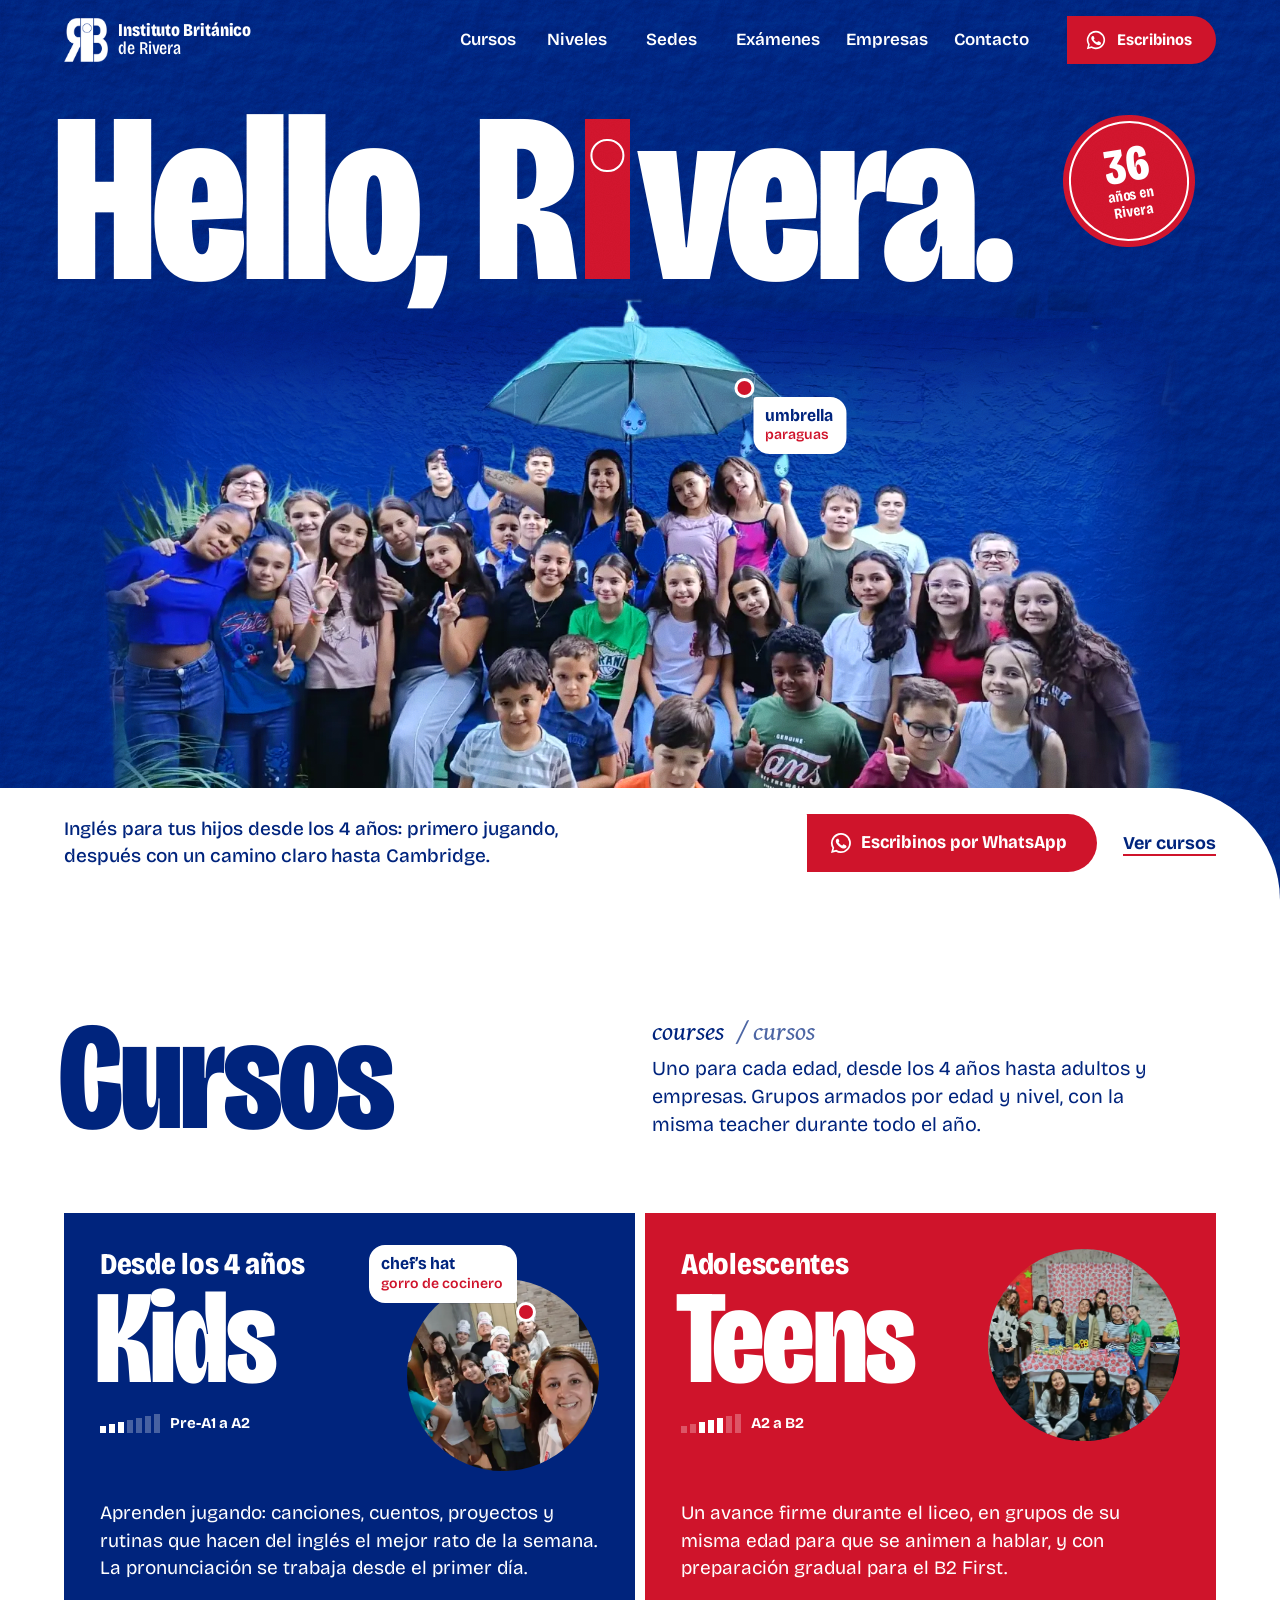
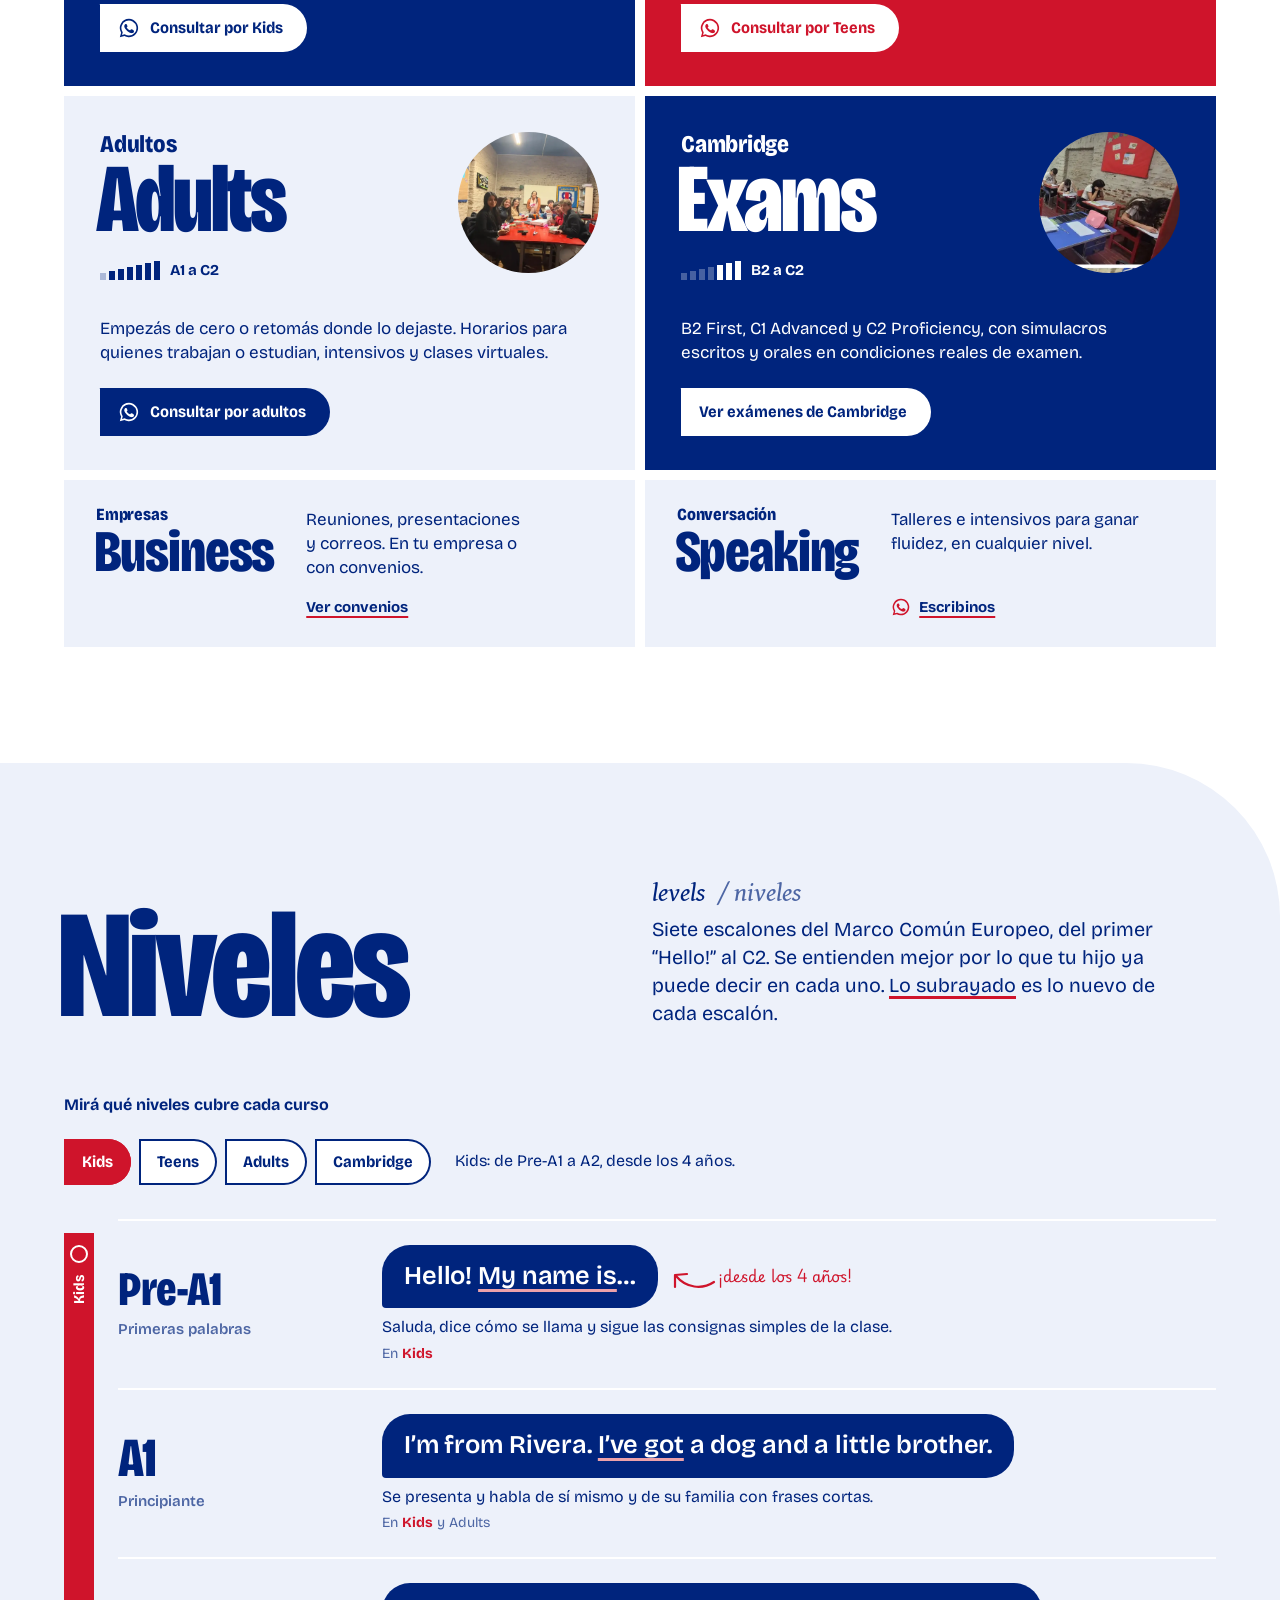
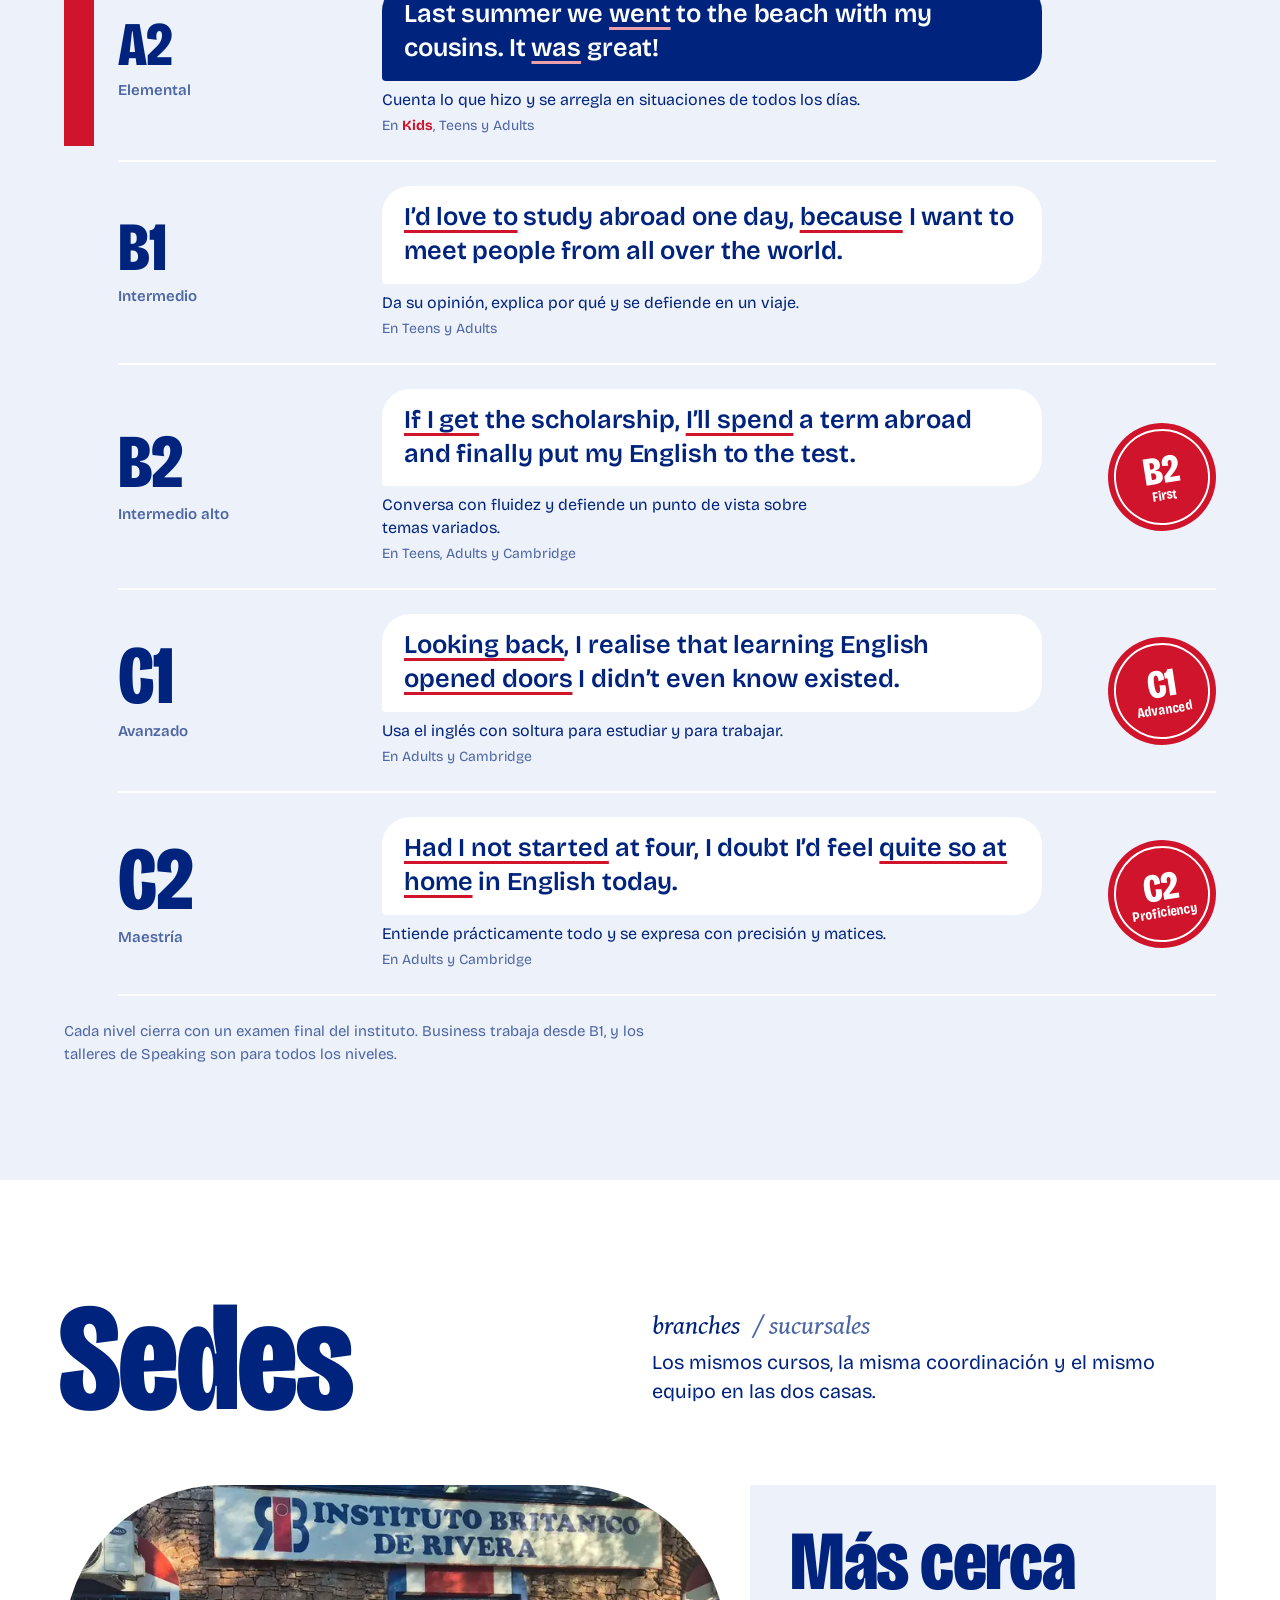
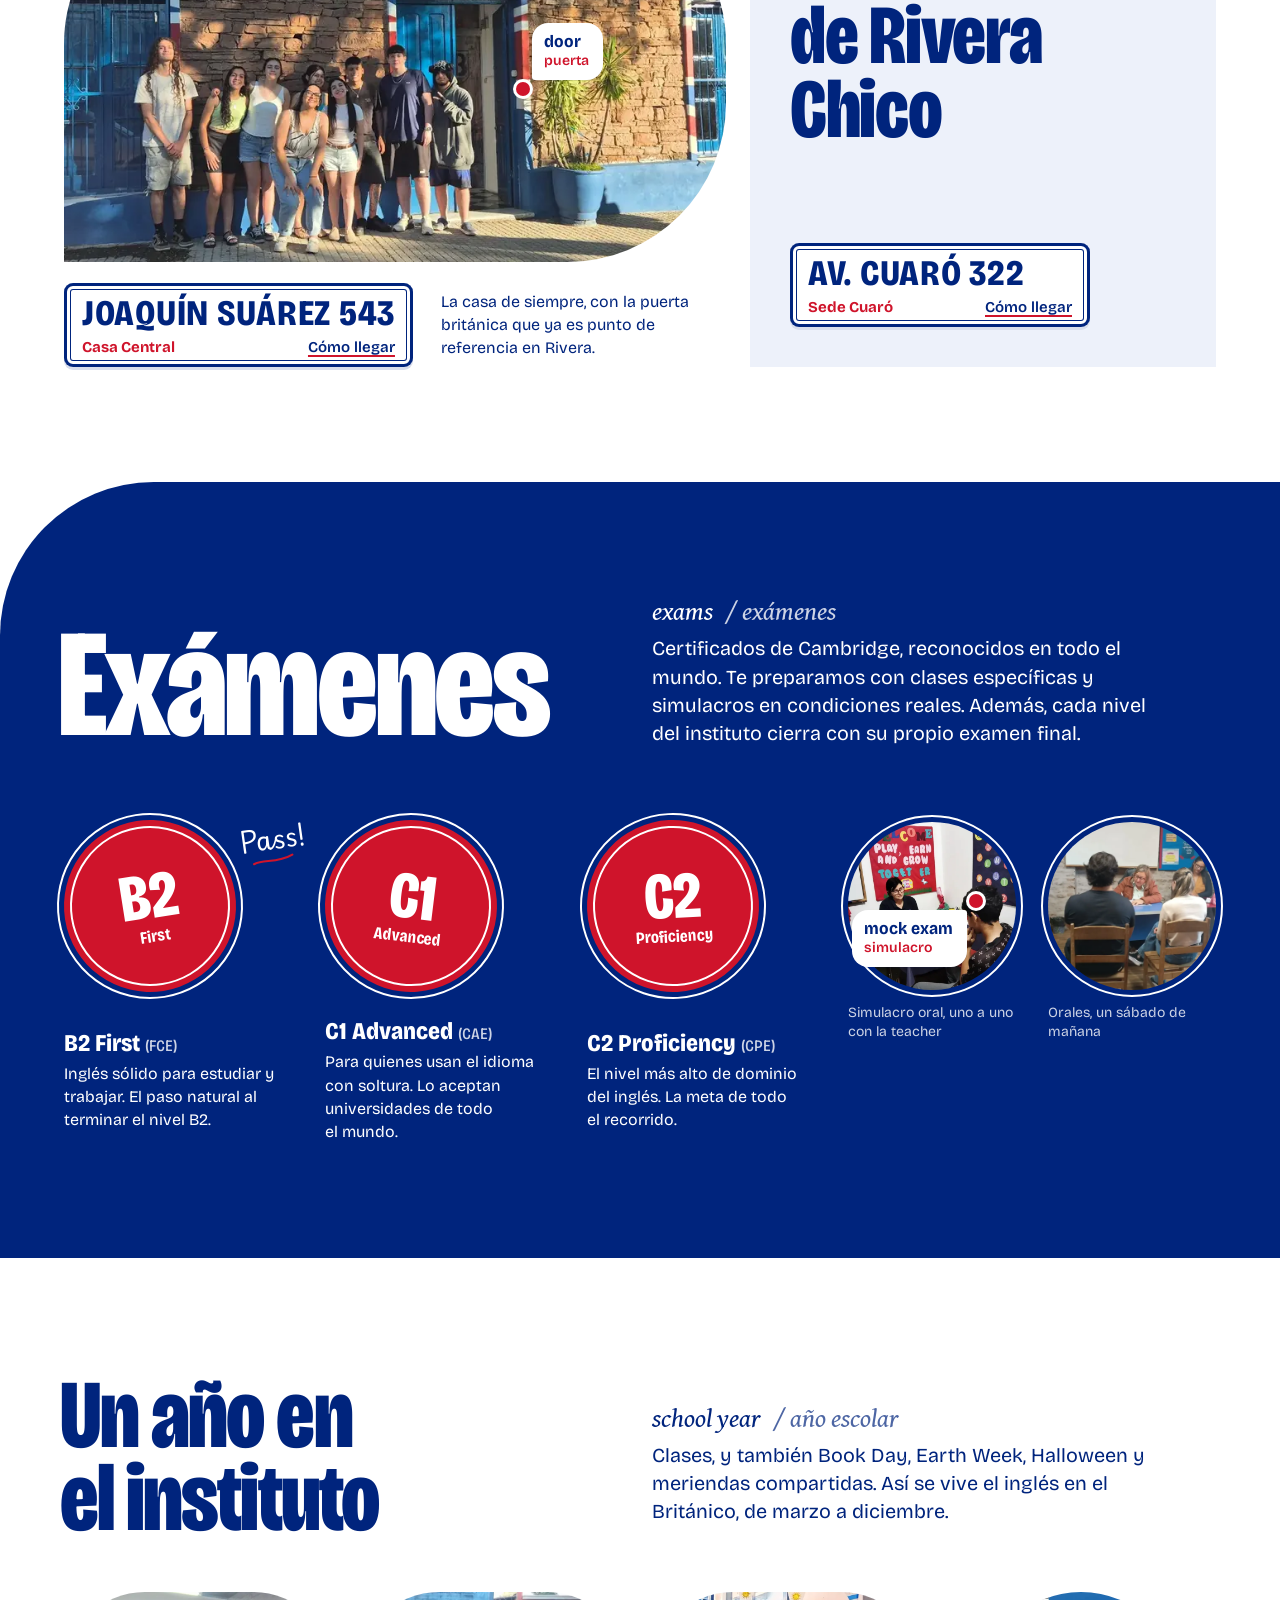
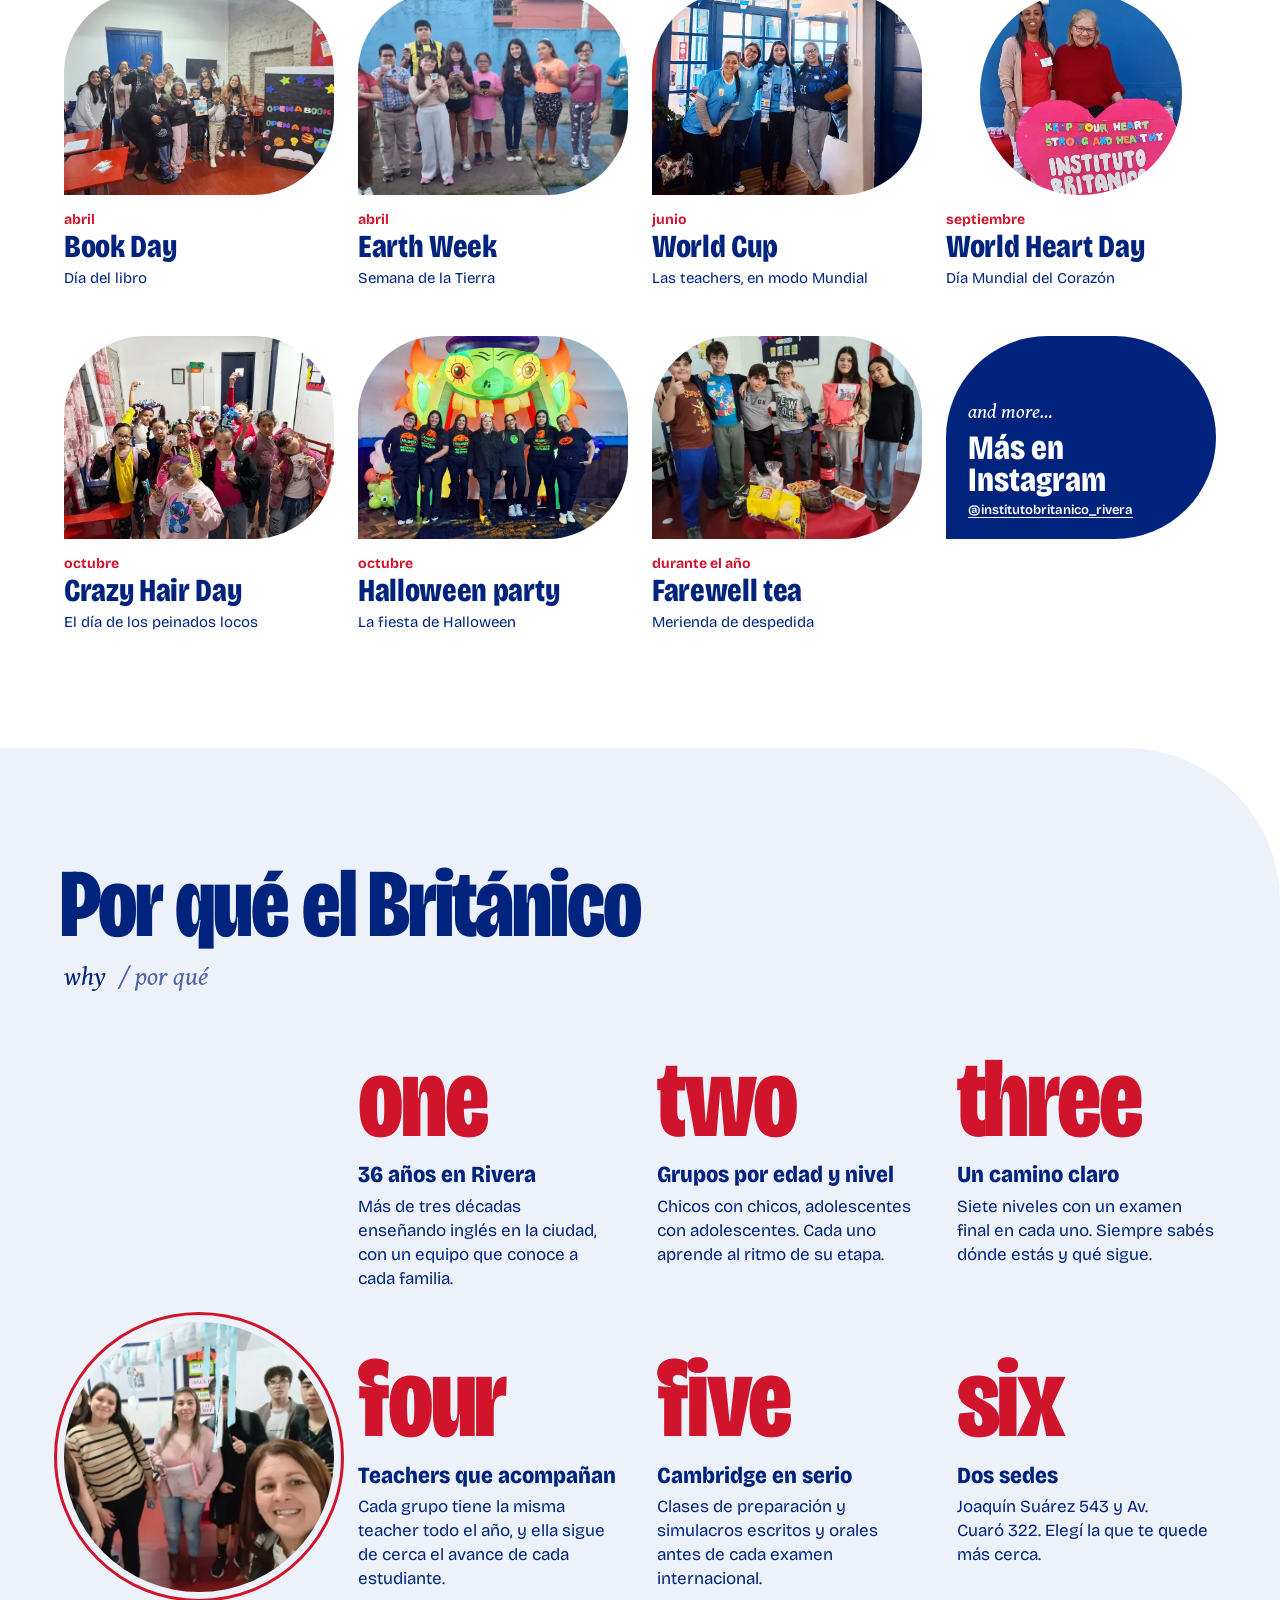
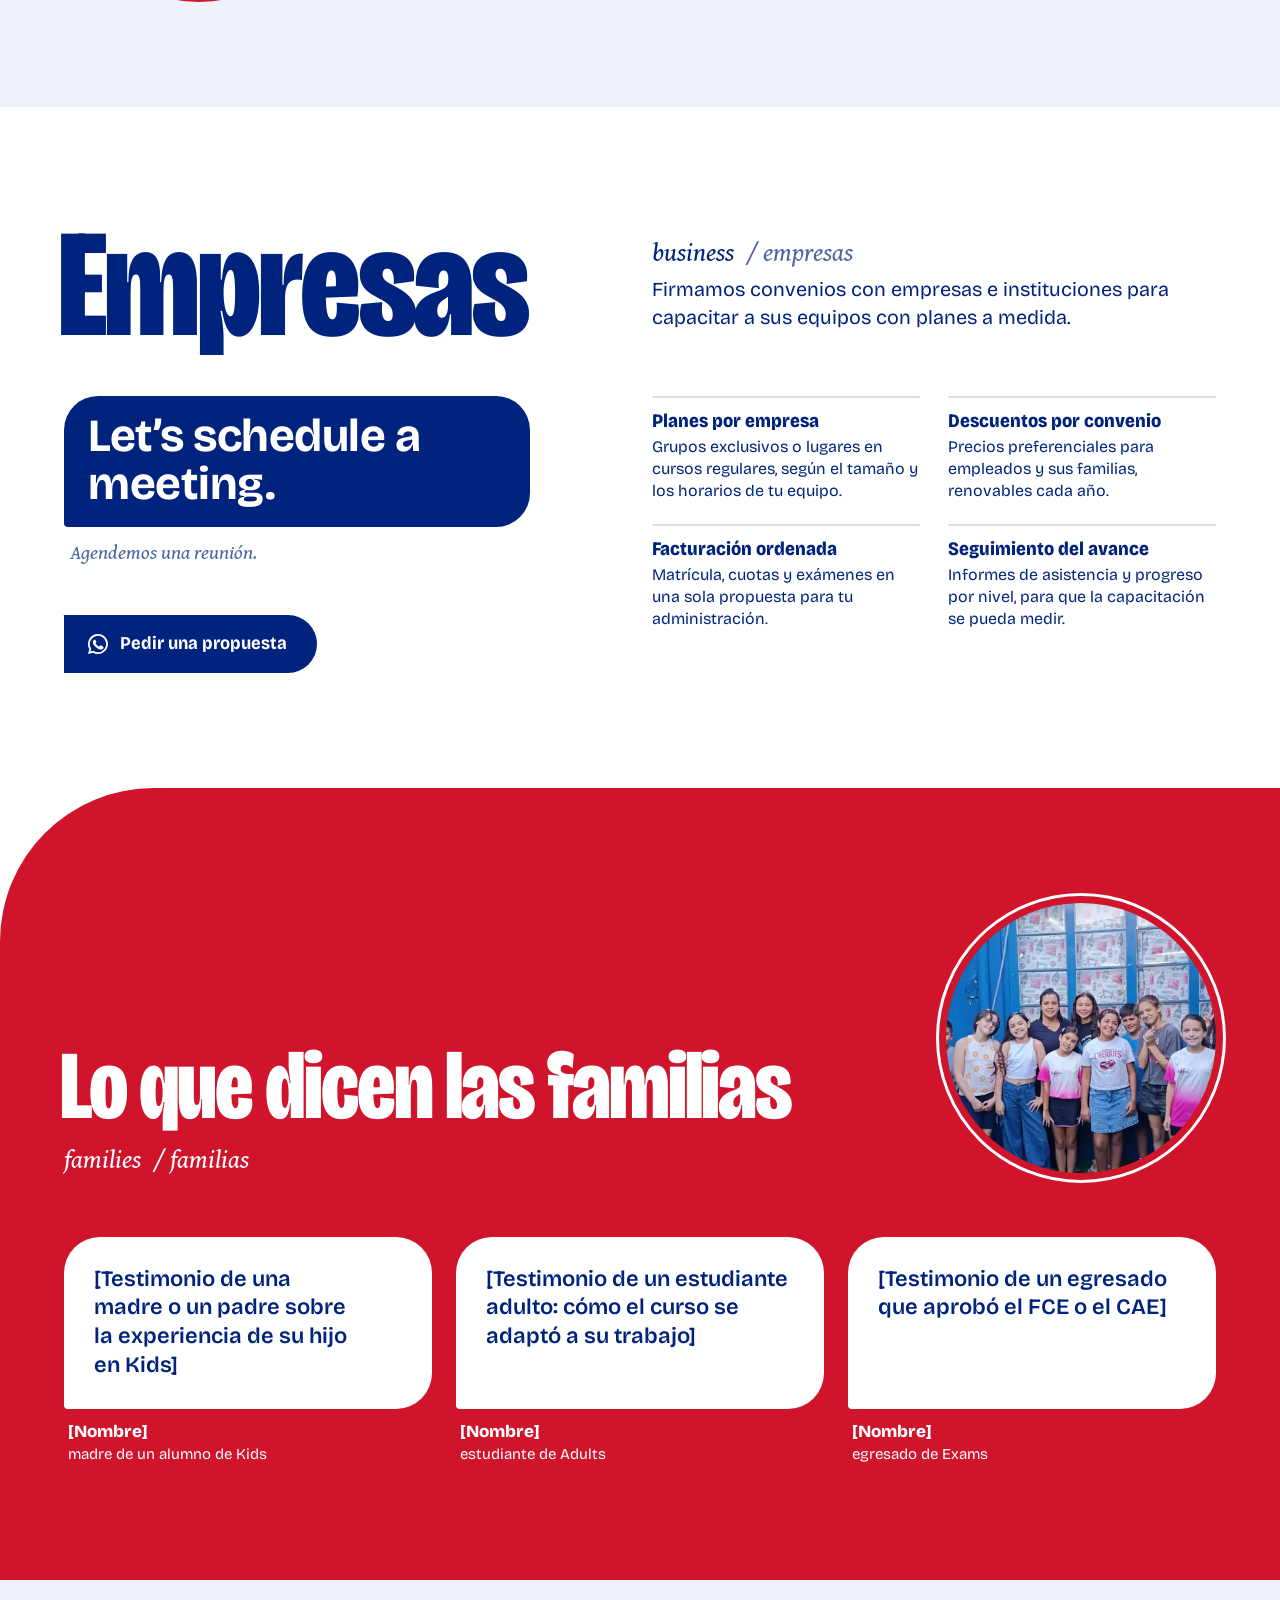
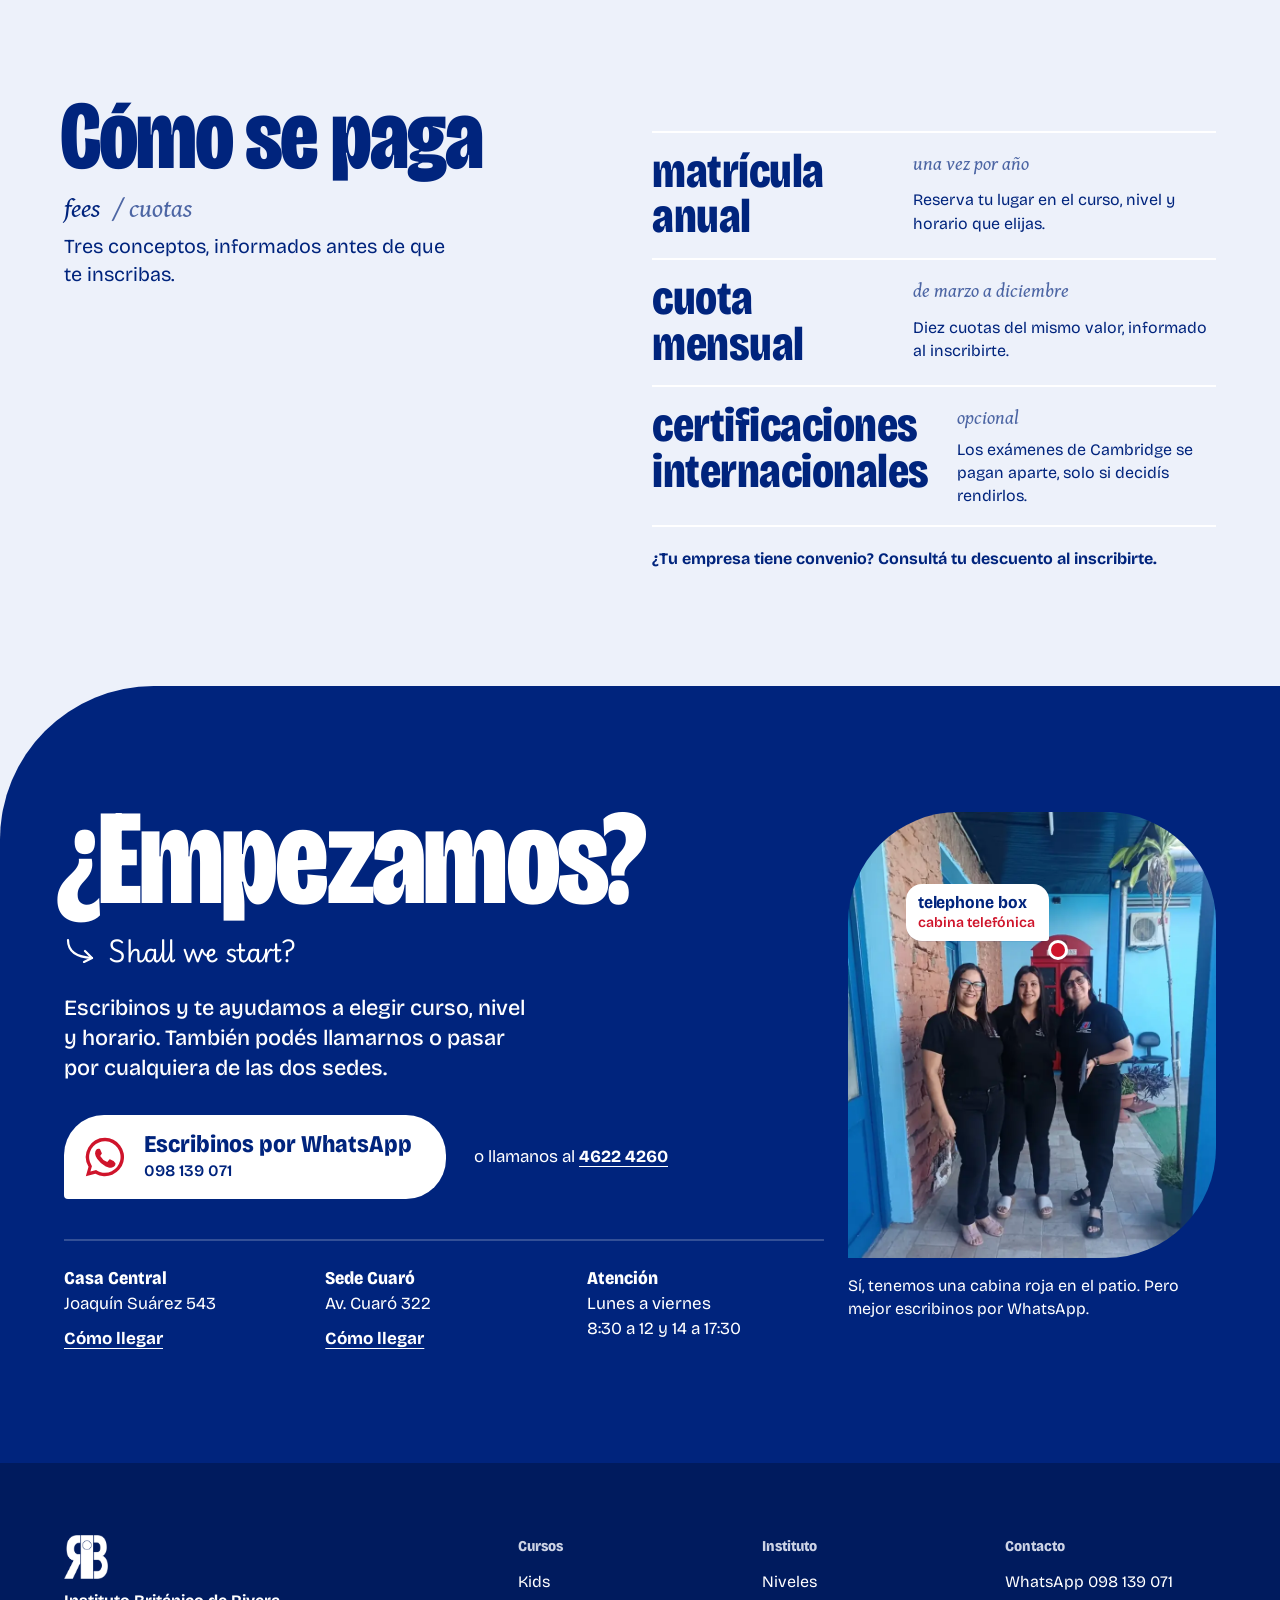
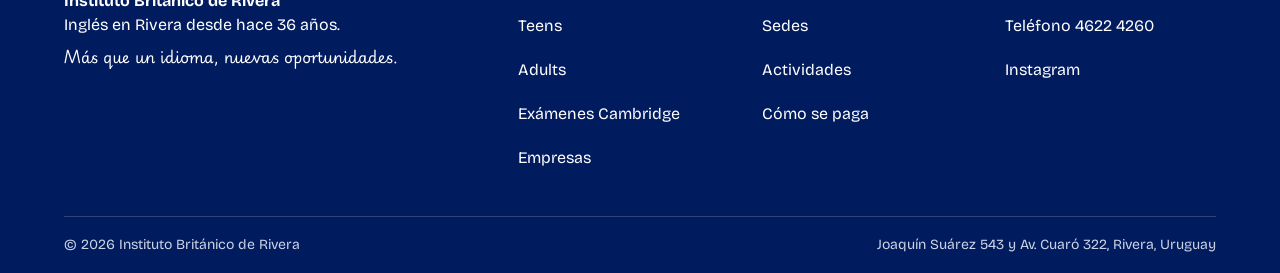
<file: index.html>
<!DOCTYPE html>
<html lang="es-UY">
<head>
<meta charset="UTF-8" />
<meta name="viewport" content="width=device-width, initial-scale=1, viewport-fit=cover" />
<title>Instituto Británico de Rivera — Inglés para chicos, adolescentes y adultos</title>
<meta name="description" content="Inglés en Rivera hace 36 años: chicos desde los 4 años, adolescentes, adultos, empresas y exámenes de Cambridge. Joaquín Suárez 543 y Av. Cuaró 322." />
<meta property="og:type" content="website" />
<meta property="og:locale" content="es_UY" />
<meta property="og:title" content="Instituto Británico de Rivera" />
<meta property="og:description" content="Inglés para chicos desde los 4 años, adolescentes y adultos. Exámenes de Cambridge. Dos sedes en Rivera." />
<script type="application/ld+json">
{
  "@context": "https://schema.org",
  "@type": "LanguageSchool",
  "name": "Instituto Británico de Rivera",
  "telephone": "+598 4622 4260",
  "sameAs": ["https://www.instagram.com/institutobritanico_rivera/"],
  "address": { "@type": "PostalAddress", "streetAddress": "Joaquín Suárez 543", "addressLocality": "Rivera", "addressCountry": "UY" },
  "openingHoursSpecification": [
    { "@type": "OpeningHoursSpecification", "dayOfWeek": ["Monday","Tuesday","Wednesday","Thursday","Friday"], "opens": "08:30", "closes": "12:00" },
    { "@type": "OpeningHoursSpecification", "dayOfWeek": ["Monday","Tuesday","Wednesday","Thursday","Friday"], "opens": "14:00", "closes": "17:30" }
  ],
  "department": { "@type": "LanguageSchool", "name": "Instituto Británico de Rivera, Sede Cuaró", "address": { "@type": "PostalAddress", "streetAddress": "Av. Cuaró 322", "addressLocality": "Rivera", "addressCountry": "UY" } }
}
</script>
<meta name="theme-color" content="#00247D" />
<link rel="icon" href="assets/logo-mark.png" />
<link rel="preconnect" href="https://fonts.googleapis.com" />
<link rel="preconnect" href="https://fonts.gstatic.com" crossorigin="anonymous" />
<link rel="stylesheet" href="https://fonts.googleapis.com/css2?family=Bricolage+Grotesque:opsz,wdth,wght@12..96,75..100,400..800&amp;family=Gentium+Book+Plus:ital@1&amp;family=Playwrite+GB+S:wght@400&amp;display=swap" />
<link rel="preload" as="image" href="assets/photos/patio-800.webp" imagesrcset="assets/photos/patio-800.webp 800w, assets/photos/patio.webp 1440w" imagesizes="(min-width: 1024px) min(100vw, 1600px), (min-width: 720px) 120vw, 190vw" fetchpriority="high" />
<link rel="preload" as="image" href="assets/logo-mark-white.png" />
<link rel="stylesheet" href="styles-v4.css?v=24" />
<script>document.documentElement.classList.add("js")</script>
</head>
<body>

<a class="skip" href="#cursos">Saltar al contenido</a>

<!-- ============ HEADER ============ -->
<header class="top" id="top">
  <div class="wrap top-in">
    <a class="brand" href="#inicio" aria-label="Instituto Británico de Rivera, inicio">
      <span class="brand-mark">
        <img class="brand-mark-c" src="assets/logo-mark.png" alt="" width="44" height="44" />
        <img class="brand-mark-w" src="assets/logo-mark-white.png" alt="" width="44" height="44" />
      </span>
      <span class="brand-name">Instituto Británico <span>de Rivera</span></span>
    </a>

    <nav class="nav" id="nav" aria-label="Secciones">
      <ul class="nav-list">
        <li><a href="#cursos"><span class="flip" data-flip="hover"><span class="face">Cursos</span><span class="face" lang="en" aria-hidden="true">Courses</span></span><small class="nav-gloss" lang="en" aria-hidden="true">courses</small></a></li>
        <li><a href="#niveles"><span class="flip" data-flip="hover"><span class="face">Niveles</span><span class="face" lang="en" aria-hidden="true">Levels</span></span><small class="nav-gloss" lang="en" aria-hidden="true">levels</small></a></li>
        <li><a href="#sedes"><span class="flip" data-flip="hover"><span class="face">Sedes</span><span class="face" lang="en" aria-hidden="true">Branches</span></span><small class="nav-gloss" lang="en" aria-hidden="true">branches</small></a></li>
        <li><a href="#examenes"><span class="flip" data-flip="hover"><span class="face">Exámenes</span><span class="face" lang="en" aria-hidden="true">Exams</span></span><small class="nav-gloss" lang="en" aria-hidden="true">exams</small></a></li>
        <li><a href="#empresas"><span class="flip" data-flip="hover"><span class="face">Empresas</span><span class="face" lang="en" aria-hidden="true">Business</span></span><small class="nav-gloss" lang="en" aria-hidden="true">business</small></a></li>
        <li><a href="#contacto"><span class="flip" data-flip="hover"><span class="face">Contacto</span><span class="face" lang="en" aria-hidden="true">Contact</span></span><small class="nav-gloss" lang="en" aria-hidden="true">contact</small></a></li>
      </ul>
      <div class="nav-foot">
        <a class="btn btn-red btn-lg" href="https://wa.me/59898139071?text=Hola%2C%20quiero%20informaci%C3%B3n%20sobre%20los%20cursos%20de%20ingl%C3%A9s." target="_blank" rel="noopener">
          <svg class="ico" viewBox="0 0 24 24" aria-hidden="true"><use href="#i-wa" /></svg>
          Escribinos por WhatsApp
        </a>
        <p>Teléfono <a href="tel:+59846224260">4622 4260</a><br />Lunes a viernes, 8:30 a 12 y 14 a 17:30</p>
      </div>
    </nav>

    <a class="btn btn-red top-cta" href="https://wa.me/59898139071?text=Hola%2C%20quiero%20informaci%C3%B3n%20sobre%20los%20cursos%20de%20ingl%C3%A9s." target="_blank" rel="noopener">
      <svg class="ico" viewBox="0 0 24 24" aria-hidden="true"><use href="#i-wa" /></svg>
      Escribinos
    </a>
    <button class="menu-btn" id="menuBtn" type="button" aria-expanded="false" aria-controls="nav">
      <span class="menu-btn-t">Menú</span>
      <span class="menu-btn-i" aria-hidden="true"><i></i><i></i></span>
    </button>
  </div>
</header>

<main>

<!-- ============ HERO — "La pared azul" ============
     The patio wall is the hero's ground. Back to front:
     navy ground · the photo with the wall pulled into brand blue ·
     the greeting painted on the wall · the same photo cut to the
     people (so the kids and the umbrella stand in front of the
     words) · vocabulary tag · the white page rising as a tab.  -->
<section class="hero wall" id="inicio">

  <div class="wrap wall-head">
    <h1 class="hello">
      <span class="sr-only"><span lang="en">Hello</span>, Rivera. Instituto Británico de Rivera: inglés para chicos desde los 4 años, adolescentes y adultos.</span>
      <span class="hello-vis" id="hello" aria-hidden="true">
        <span class="hello-ln">H<span class="flip hello-tail" data-flip="hero"><span class="face" lang="en">ello,</span><span class="face" lang="es">ola,</span></span></span>
        <span class="hello-ln">R<span class="ibar"></span>vera.</span>
      </span>
    </h1>
    <p class="stamp seal"><span><b>36</b> años en Rivera</span></p>
  </div>

  <div class="wall-stage">
    <div class="wall-ph wall-back">
      <img src="assets/photos/patio-800.webp" srcset="assets/photos/patio-800.webp 800w, assets/photos/patio.webp 1440w" sizes="(min-width: 1024px) min(100vw, 1600px), (min-width: 720px) 120vw, 190vw" width="1440" height="1080" alt="Chicos y adolescentes con su teacher, que sostiene un paraguas, frente a la pared azul del patio del instituto" fetchpriority="high" />
    </div>
    <div class="wall-ph wall-front" aria-hidden="true">
      <img src="assets/photos/patio-800.webp" srcset="assets/photos/patio-800.webp 800w, assets/photos/patio.webp 1440w" sizes="(min-width: 1024px) min(100vw, 1600px), (min-width: 720px) 120vw, 190vw" width="1440" height="1080" alt="" />
    </div>
    <div class="wall-ph wall-pins" aria-hidden="true">
      <span class="tag tag--br" style="--x:59.6%;--y:32.4%">
        <span class="tag-pin"></span>
        <span class="tag-card"><b lang="en">umbrella</b><span>paraguas</span></span>
      </span>
    </div>
  </div>

  <div class="wall-tab">
    <div class="wall-tab-in">
      <p class="hero-lede">Inglés para tus hijos desde los 4&nbsp;años: primero jugando, después con un camino claro hasta Cambridge.</p>
      <div class="hero-cta" id="heroCta">
        <a class="btn btn-red btn-hero" href="https://wa.me/59898139071?text=Hola%2C%20quiero%20informaci%C3%B3n%20sobre%20los%20cursos%20de%20ingl%C3%A9s." target="_blank" rel="noopener">
          <svg class="ico" viewBox="0 0 24 24" aria-hidden="true"><use href="#i-wa" /></svg>
          Escribinos por WhatsApp
        </a>
        <a class="link" href="#cursos">Ver cursos</a>
      </div>
    </div>
  </div>
</section>

<!-- ============ CURSOS ============ -->
<section class="sec courses" id="cursos" aria-labelledby="cursos-t">
  <div class="wrap">
    <header class="entry">
      <h2 class="entry-word" id="cursos-t">
        <span class="sr-only">Cursos</span>
        <span class="flip" data-flip="intro" aria-hidden="true"><span class="face" lang="es">Cursos</span><span class="face" lang="en">Courses</span></span>
      </h2>
      <p class="entry-gloss" aria-hidden="true"><span lang="en">courses</span> <i>/ cursos</i></p>
      <p class="entry-def">Uno para cada edad, desde los 4 años hasta adultos y empresas. Grupos armados por edad y nivel, con la misma teacher durante todo el año.</p>
    </header>

    <div class="cgrid">

      <article class="course c-kids">
        <div class="c-head">
          <h3><span class="c-age">Desde los 4&nbsp;años</span> <span class="c-name" lang="en">Kids</span></h3>
          <a class="lvscale" href="#niveles" data-course="kids" aria-label="Niveles Pre-A1 a A2, ver en Niveles">
            <span class="lvscale-b" aria-hidden="true"><i class="on"></i><i class="on"></i><i class="on"></i><i></i><i></i><i></i><i></i></span>
            <span>Pre-A1 a A2</span>
          </a>
        </div>
        <div class="ph ph-dot c-ph">
          <img src="assets/photos/cooking-800.webp" srcset="assets/photos/cooking-800.webp 800w, assets/photos/cooking.webp 1440w" sizes="(min-width: 1024px) 220px, 36vw" width="1440" height="1080" alt="Chicos de Kids con gorros de cocinero, en una selfie con su teacher" loading="lazy" />
          <span class="tag tag--l" style="--x:62%;--y:17%" aria-hidden="true">
            <span class="tag-pin"></span>
            <span class="tag-card"><b lang="en">chef’s hat</b><span>gorro de cocinero</span></span>
          </span>
        </div>
        <p class="c-text">Aprenden jugando: canciones, cuentos, proyectos y rutinas que hacen del inglés el mejor rato de la semana. La pronunciación se trabaja desde el primer día.</p>
        <div class="c-foot">
          <a class="btn btn-white" href="https://wa.me/59898139071?text=Hola%2C%20quiero%20informaci%C3%B3n%20sobre%20el%20curso%20Kids." target="_blank" rel="noopener"><svg class="ico" viewBox="0 0 24 24" aria-hidden="true"><use href="#i-wa" /></svg>Consultar por Kids</a>
        </div>
      </article>

      <article class="course c-teens">
        <div class="c-head">
          <h3><span class="c-age">Adolescentes</span> <span class="c-name" lang="en">Teens</span></h3>
          <a class="lvscale" href="#niveles" data-course="teens" aria-label="Niveles A2 a B2, ver en Niveles">
            <span class="lvscale-b" aria-hidden="true"><i></i><i></i><i class="on"></i><i class="on"></i><i class="on"></i><i></i><i></i></span>
            <span>A2 a B2</span>
          </a>
        </div>
        <div class="ph ph-dot c-ph">
          <img src="assets/photos/teens-15-800.webp" srcset="assets/photos/teens-15-800.webp 800w, assets/photos/teens-15.webp 1203w" sizes="(min-width: 1024px) 220px, 36vw" width="1203" height="1600" alt="Grupo de adolescentes festejando en clase alrededor de una torta" loading="lazy" />
        </div>
        <p class="c-text">Un avance firme durante el liceo, en grupos de su misma edad para que se animen a hablar, y con preparación gradual para el B2 First.</p>
        <div class="c-foot">
          <a class="btn btn-white" href="https://wa.me/59898139071?text=Hola%2C%20quiero%20informaci%C3%B3n%20sobre%20el%20curso%20Teens." target="_blank" rel="noopener"><svg class="ico" viewBox="0 0 24 24" aria-hidden="true"><use href="#i-wa" /></svg>Consultar por Teens</a>
        </div>
      </article>

      <article class="course c-adults">
        <div class="c-head">
          <h3><span class="c-age">Adultos</span> <span class="c-name" lang="en">Adults</span></h3>
          <a class="lvscale" href="#niveles" data-course="adults" aria-label="Niveles A1 a C2, ver en Niveles">
            <span class="lvscale-b" aria-hidden="true"><i></i><i class="on"></i><i class="on"></i><i class="on"></i><i class="on"></i><i class="on"></i><i class="on"></i></span>
            <span>A1 a C2</span>
          </a>
        </div>
        <div class="ph ph-dot c-ph">
          <img src="assets/photos/adults-800.webp" srcset="assets/photos/adults-800.webp 800w, assets/photos/adults.webp 1200w" sizes="(min-width: 1024px) 160px, 36vw" width="1200" height="1600" alt="Clase nocturna alrededor de una mesa roja" loading="lazy" />
        </div>
        <p class="c-text">Empezás de cero o retomás donde lo dejaste. Horarios para quienes trabajan o estudian, intensivos y clases virtuales.</p>
        <div class="c-foot">
          <a class="btn btn-blue" href="https://wa.me/59898139071?text=Hola%2C%20quiero%20informaci%C3%B3n%20sobre%20los%20cursos%20para%20adultos." target="_blank" rel="noopener"><svg class="ico" viewBox="0 0 24 24" aria-hidden="true"><use href="#i-wa" /></svg>Consultar por adultos</a>
        </div>
      </article>

      <article class="course c-exams">
        <div class="c-head">
          <h3><span class="c-age">Cambridge</span> <span class="c-name" lang="en">Exams</span></h3>
          <a class="lvscale" href="#niveles" data-course="cambridge" aria-label="Niveles B2 a C2, ver en Niveles">
            <span class="lvscale-b" aria-hidden="true"><i></i><i></i><i></i><i></i><i class="on"></i><i class="on"></i><i class="on"></i></span>
            <span>B2 a C2</span>
          </a>
        </div>
        <div class="ph ph-dot c-ph c-ph-zoom">
          <img src="assets/photos/mock-exam-800.webp" srcset="assets/photos/mock-exam-800.webp 800w, assets/photos/mock-exam.webp 1440w" sizes="(min-width: 1024px) 320px, 72vw" width="1440" height="1440" alt="Estudiantes escribiendo un simulacro de examen en un salón con mesas rojas y azules" loading="lazy" />
        </div>
        <p class="c-text">B2 First, C1 Advanced y C2 Proficiency, con simulacros escritos y orales en condiciones reales de examen.</p>
        <div class="c-foot">
          <a class="btn btn-white" href="#examenes">Ver exámenes de Cambridge</a>
        </div>
      </article>

      <div class="c-pair">
        <article class="course course-s">
          <h3><span class="c-age">Empresas</span> <span class="c-name" lang="en">Business</span></h3>
          <p class="c-text">Reuniones, presentaciones y correos. En tu empresa o con convenios.</p>
          <a class="c-link" href="#empresas">Ver convenios</a>
        </article>
        <article class="course course-s">
          <h3><span class="c-age">Conversación</span> <span class="c-name" lang="en">Speaking</span></h3>
          <p class="c-text">Talleres e intensivos para ganar fluidez, en cualquier nivel.</p>
          <a class="c-link" href="https://wa.me/59898139071?text=Hola%2C%20quiero%20informaci%C3%B3n%20sobre%20los%20talleres%20de%20conversaci%C3%B3n." target="_blank" rel="noopener" aria-label="Escribinos por WhatsApp sobre los talleres de conversación"><svg class="ico" viewBox="0 0 24 24" aria-hidden="true"><use href="#i-wa" /></svg>Escribinos</a>
        </article>
      </div>

    </div>
  </div>
</section>

<!-- ============ NIVELES ============ -->
<section class="sec levels bowl-r" id="niveles" aria-labelledby="niveles-t">
  <div class="wrap">
    <div class="levels-head">
      <header class="entry">
        <h2 class="entry-word" id="niveles-t">
          <span class="sr-only">Niveles</span>
          <span class="flip" data-flip="intro" aria-hidden="true"><span class="face" lang="es">Niveles</span><span class="face" lang="en">Levels</span></span>
        </h2>
        <p class="entry-gloss" aria-hidden="true"><span lang="en">levels</span> <i>/ niveles</i></p>
        <p class="entry-def">Siete escalones del Marco Común Europeo, del primer <span lang="en">“Hello!”</span> al C2. Se entienden mejor por lo que tu hijo ya puede decir en cada uno. <span class="pen">Lo subrayado</span> es lo nuevo de cada escalón.</p>
      </header>

      <p class="lvf-label" id="lvfLabel">Mirá qué niveles cubre cada curso</p>
    </div>

    <div class="lv-zone">
      <div class="lvf" id="lvf" role="group" aria-labelledby="lvfLabel">
        <div class="lvf-btns">
          <button type="button" data-course="kids" aria-pressed="true">Kids</button>
          <button type="button" data-course="teens" aria-pressed="false">Teens</button>
          <button type="button" data-course="adults" aria-pressed="false">Adults</button>
          <button type="button" data-course="cambridge" aria-pressed="false">Cambridge</button>
        </div>
        <p class="lvf-now" id="lvfNow" aria-live="polite">Kids: de Pre-A1 a A2, desde los 4 años.</p>
      </div>

    <div class="ladder" id="ladder">
      <div class="lv-bar" id="lvBar" aria-hidden="true"><span class="lv-bar-t" id="lvBarT">Kids</span></div>

      <ol class="lv-list">
        <li class="lv" data-i="0" style="--i:0">
          <div class="lv-code"><b>Pre-A1</b><span>Primeras palabras</span></div>
          <div class="lv-say">
            <div class="say-line">
              <p class="bubble" lang="en">Hello! <em>My name is</em>…</p>
              <span class="note lv-note" aria-hidden="true">
                <svg viewBox="0 0 46 34"><path d="M44 22C32 30 16 28 6 16" /><path d="M5 27L5 15l12-1" /></svg>
                ¡desde los 4 años!
              </span>
            </div>
            <p class="lv-gloss">Saluda, dice cómo se llama y sigue las consignas simples de la clase.</p>
            <p class="lv-in">En <span data-c="kids">Kids</span></p>
          </div>
        </li>
        <li class="lv" data-i="1" style="--i:1">
          <div class="lv-code"><b>A1</b><span>Principiante</span></div>
          <div class="lv-say">
            <p class="bubble" lang="en">I’m from Rivera. <em>I’ve got</em> a dog and a little brother.</p>
            <p class="lv-gloss">Se presenta y habla de sí mismo y de su familia con frases cortas.</p>
            <p class="lv-in">En <span data-c="kids">Kids</span> y <span data-c="adults">Adults</span></p>
          </div>
        </li>
        <li class="lv" data-i="2" style="--i:2">
          <div class="lv-code"><b>A2</b><span>Elemental</span></div>
          <div class="lv-say">
            <p class="bubble" lang="en">Last summer we <em>went</em> to the beach with my cousins. It <em>was</em> great!</p>
            <p class="lv-gloss">Cuenta lo que hizo y se arregla en situaciones de todos los días.</p>
            <p class="lv-in">En <span data-c="kids">Kids</span>, <span data-c="teens">Teens</span> y <span data-c="adults">Adults</span></p>
          </div>
        </li>
        <li class="lv" data-i="3" style="--i:3">
          <div class="lv-code"><b>B1</b><span>Intermedio</span></div>
          <div class="lv-say">
            <p class="bubble" lang="en"><em>I’d love to</em> study abroad one day, <em>because</em> I want to meet people from all over the world.</p>
            <p class="lv-gloss">Da su opinión, explica por qué y se defiende en un viaje.</p>
            <p class="lv-in">En <span data-c="teens">Teens</span> y <span data-c="adults">Adults</span></p>
          </div>
        </li>
        <li class="lv lv-x" data-i="4" style="--i:4">
          <div class="lv-code"><b>B2</b><span>Intermedio alto</span></div>
          <div class="lv-say">
            <p class="bubble" lang="en"><em>If I get</em> the scholarship, <em>I’ll spend</em> a term abroad and finally put my English to the test.</p>
            <p class="lv-gloss">Conversa con fluidez y defiende un punto de vista sobre temas variados.</p>
            <p class="lv-in">En <span data-c="teens">Teens</span>, <span data-c="adults">Adults</span> y <span data-c="cambridge">Cambridge</span></p>
          </div>
          <p class="stamp" lang="en"><span><b>B2</b> First</span></p>
        </li>
        <li class="lv lv-x" data-i="5" style="--i:5">
          <div class="lv-code"><b>C1</b><span>Avanzado</span></div>
          <div class="lv-say">
            <p class="bubble" lang="en"><em>Looking back</em>, I realise that learning English <em>opened doors</em> I didn’t even know existed.</p>
            <p class="lv-gloss">Usa el inglés con soltura para estudiar y para trabajar.</p>
            <p class="lv-in">En <span data-c="adults">Adults</span> y <span data-c="cambridge">Cambridge</span></p>
          </div>
          <p class="stamp" lang="en"><span><b>C1</b> Advanced</span></p>
        </li>
        <li class="lv lv-x" data-i="6" style="--i:6">
          <div class="lv-code"><b>C2</b><span>Maestría</span></div>
          <div class="lv-say">
            <p class="bubble" lang="en"><em>Had I not started</em> at four, I doubt I’d feel <em>quite so at home</em> in English today.</p>
            <p class="lv-gloss">Entiende prácticamente todo y se expresa con precisión y matices.</p>
            <p class="lv-in">En <span data-c="adults">Adults</span> y <span data-c="cambridge">Cambridge</span></p>
          </div>
          <p class="stamp" lang="en"><span><b>C2</b> Proficiency</span></p>
        </li>
      </ol>
    </div>
    </div>

    <p class="levels-foot">Cada nivel cierra con un examen final del instituto. <span lang="en">Business</span> trabaja desde B1, y los talleres de <span lang="en">Speaking</span> son para todos los niveles.</p>
  </div>
</section>

<!-- ============ SEDES ============ -->
<section class="sec sites" id="sedes" aria-labelledby="sedes-t">
  <div class="wrap">
    <header class="entry">
      <h2 class="entry-word" id="sedes-t">
        <span class="sr-only">Sedes</span>
        <span class="flip" data-flip="intro" aria-hidden="true"><span class="face" lang="es">Sedes</span><span class="face" lang="en">Branches</span></span>
      </h2>
      <p class="entry-gloss" aria-hidden="true"><span lang="en">branches</span> <i>/ sucursales</i></p>
      <p class="entry-def">Los mismos cursos, la misma coordinación y el mismo equipo en las dos casas.</p>
    </header>

    <div class="sites-grid">
      <article class="site site-central">
        <h3 class="sr-only">Casa Central</h3>
        <div class="ph ph-bubble site-ph">
          <img src="assets/photos/fachada-800.webp" srcset="assets/photos/fachada-800.webp 800w, assets/photos/fachada.webp 1440w" sizes="(min-width: 1024px) 56vw, 92vw" width="1440" height="821" alt="Fachada de piedra de la Casa Central, con el cartel del instituto, la puerta pintada de rojo, blanco y azul y estudiantes adelante" loading="lazy" />
          <span class="tag tag--r" style="--x:69.4%;--y:54%" aria-hidden="true">
            <span class="tag-pin"></span>
            <span class="tag-card"><b lang="en">door</b><span>puerta</span></span>
          </span>
        </div>
        <div class="site-body">
          <a class="plate" href="https://www.google.com/maps/search/?api=1&amp;query=Joaqu%C3%ADn%20Su%C3%A1rez%20543%2C%20Rivera%2C%20Uruguay" target="_blank" rel="noopener">
            <span class="plate-st">Joaquín Suárez 543</span>
            <span class="plate-row"><span class="plate-name">Casa Central</span><span class="plate-go">Cómo llegar</span></span>
          </a>
          <p>La casa de siempre, con la puerta británica que ya es punto de referencia en Rivera.</p>
        </div>
      </article>

      <article class="site site-cuaro">
        <h3 class="sr-only">Sede Cuaró</h3>
        <p class="cuaro-big">Más cerca de Rivera Chico</p>
        <a class="plate" href="https://www.google.com/maps/search/?api=1&amp;query=Av.%20Cuar%C3%B3%20322%2C%20Rivera%2C%20Uruguay" target="_blank" rel="noopener">
          <span class="plate-st">Av. Cuaró 322</span>
          <span class="plate-row"><span class="plate-name">Sede Cuaró</span><span class="plate-go">Cómo llegar</span></span>
        </a>
      </article>
    </div>
  </div>
</section>

<!-- ============ EXÁMENES ============ -->
<section class="sec exams on-dark bowl-l" id="examenes" aria-labelledby="examenes-t">
  <div class="wrap">
    <header class="entry">
      <h2 class="entry-word" id="examenes-t">
        <span class="sr-only">Exámenes</span>
        <span class="flip" data-flip="intro" aria-hidden="true"><span class="face" lang="es">Exámenes</span><span class="face" lang="en">Exams</span></span>
      </h2>
      <p class="entry-gloss" aria-hidden="true"><span lang="en">exams</span> <i>/ exámenes</i></p>
      <p class="entry-def">Certificados de Cambridge, reconocidos en todo el mundo. Te preparamos con clases específicas y simulacros en condiciones reales. Además, cada nivel del instituto cierra con su propio examen final.</p>
    </header>

    <div class="exams-body">
      <ul class="exam-list">
        <li class="exam">
          <p class="stamp exam-stamp" aria-hidden="true"><span><b>B2</b> First</span></p>
          <div class="exam-txt">
            <h3><span lang="en">B2 First</span> <small>(FCE)</small></h3>
            <p>Inglés sólido para estudiar y trabajar. El paso natural al terminar el nivel B2.</p>
          </div>
          <p class="note exam-note" aria-hidden="true">Pass!
            <svg viewBox="0 0 60 20"><path d="M2 12C16 6 34 16 58 6" /></svg>
          </p>
        </li>
        <li class="exam">
          <p class="stamp exam-stamp" aria-hidden="true"><span><b>C1</b> Advanced</span></p>
          <div class="exam-txt">
            <h3><span lang="en">C1 Advanced</span> <small>(CAE)</small></h3>
            <p>Para quienes usan el idioma con soltura. Lo aceptan universidades de todo el mundo.</p>
          </div>
        </li>
        <li class="exam">
          <p class="stamp exam-stamp" aria-hidden="true"><span><b>C2</b> Proficiency</span></p>
          <div class="exam-txt">
            <h3><span lang="en">C2 Proficiency</span> <small>(CPE)</small></h3>
            <p>El nivel más alto de dominio del inglés. La meta de todo el recorrido.</p>
          </div>
        </li>
      </ul>

      <div class="exam-photos">
        <figure class="exam-ph">
          <div class="ph ph-dot">
            <img src="assets/photos/oral-kid-800.webp" srcset="assets/photos/oral-kid-800.webp 800w, assets/photos/oral-kid.webp 1440w" sizes="(min-width: 1024px) 260px, 44vw" width="1440" height="1084" alt="Simulacro oral: una teacher y un estudiante, uno frente al otro" loading="lazy" />
            <span class="tag tag--bl" style="--x:76%;--y:47%" aria-hidden="true">
              <span class="tag-pin"></span>
              <span class="tag-card"><b lang="en">mock exam</b><span>simulacro</span></span>
            </span>
          </div>
          <figcaption>Simulacro oral, uno a uno con la teacher</figcaption>
        </figure>
        <figure class="exam-ph">
          <div class="ph ph-dot">
            <img src="assets/photos/oral-adult-800.webp" srcset="assets/photos/oral-adult-800.webp 800w, assets/photos/oral-adult.webp 1200w" sizes="(min-width: 1024px) 200px, 44vw" width="1200" height="1600" alt="Examen oral: dos estudiantes frente a la examinadora" loading="lazy" />
          </div>
          <figcaption>Orales, un sábado de mañana</figcaption>
        </figure>
      </div>
    </div>
  </div>
</section>

<!-- ============ VIDA ============ -->
<section class="sec life" id="vida" aria-labelledby="vida-t">
  <div class="wrap">
    <header class="entry entry--long">
      <h2 class="entry-word" id="vida-t">Un año en el instituto</h2>
      <p class="entry-gloss" aria-hidden="true"><span lang="en">school year</span> <i>/ año escolar</i></p>
      <p class="entry-def">Clases, y también <span lang="en">Book Day</span>, <span lang="en">Earth Week</span>, Halloween y meriendas compartidas. Así se vive el inglés en el Británico, de marzo a diciembre.</p>
    </header>
  </div>

  <div class="strip-wrap">
    <p class="note strip-note" aria-hidden="true">deslizá
      <svg viewBox="0 0 46 34"><path d="M3 20C14 26 28 26 41 16" /><path d="M31 13l10 3-4 10" /></svg>
    </p>
    <div class="strip" role="region" aria-label="Actividades del año" tabindex="0">
      <ul class="strip-list">
        <li class="ev">
          <div class="ev-ph ph ph-bubble"><img src="assets/photos/book-day-800.webp" srcset="assets/photos/book-day-800.webp 800w, assets/photos/book-day.webp 1600w" sizes="(min-width: 1024px) 300px, 76vw" width="1600" height="1200" alt="Estudiantes y teachers en el Book Day, junto a un cartel que dice Open a book, open a mind" loading="lazy" /></div>
          <p class="ev-mo">abril</p>
          <h3 class="ev-en" lang="en">Book Day</h3>
          <p class="ev-es">Día del libro</p>
        </li>
        <li class="ev">
          <div class="ev-ph ph ph-bubble"><img src="assets/photos/earth-800.webp" srcset="assets/photos/earth-800.webp 800w, assets/photos/earth.webp 1438w" sizes="(min-width: 1024px) 300px, 76vw" width="1438" height="809" alt="Chicos en el patio mostrando sus plantines" loading="lazy" /></div>
          <p class="ev-mo">abril</p>
          <h3 class="ev-en" lang="en">Earth Week</h3>
          <p class="ev-es">Semana de la Tierra</p>
        </li>
        <li class="ev">
          <div class="ev-ph ph ph-bubble"><img src="assets/photos/teachers-door-800.webp" srcset="assets/photos/teachers-door-800.webp 800w, assets/photos/teachers-door.webp 1440w" sizes="(min-width: 1024px) 300px, 76vw" width="1440" height="1217" alt="Las teachers con camisetas de Uruguay, junto a una puerta azul con banderines" loading="lazy" /></div>
          <p class="ev-mo">junio</p>
          <h3 class="ev-en" lang="en">World Cup</h3>
          <p class="ev-es">Las teachers, en modo Mundial</p>
        </li>
        <li class="ev">
          <div class="ev-ph ph ph-dot ev-heart"><img src="assets/photos/corazon-800.webp" srcset="assets/photos/corazon-800.webp 800w, assets/photos/corazon.webp 912w" sizes="(min-width: 1024px) 240px, 60vw" width="912" height="1216" alt="Teachers con un corazón gigante del Instituto Británico" loading="lazy" /></div>
          <p class="ev-mo">septiembre</p>
          <h3 class="ev-en" lang="en">World Heart Day</h3>
          <p class="ev-es">Día Mundial del Corazón</p>
        </li>
        <li class="ev">
          <div class="ev-ph ph ph-bubble"><img src="assets/photos/crazy-hair-800.webp" srcset="assets/photos/crazy-hair-800.webp 800w, assets/photos/crazy-hair.webp 1440w" sizes="(min-width: 1024px) 300px, 76vw" width="1440" height="1084" alt="Chicos con peinados locos mostrando sus tarjetas" loading="lazy" /></div>
          <p class="ev-mo">octubre</p>
          <h3 class="ev-en" lang="en">Crazy Hair Day</h3>
          <p class="ev-es">El día de los peinados locos</p>
        </li>
        <li class="ev">
          <div class="ev-ph ph ph-bubble"><img src="assets/photos/halloween-800.webp" srcset="assets/photos/halloween-800.webp 800w, assets/photos/halloween.webp 1440w" sizes="(min-width: 1024px) 300px, 76vw" width="1440" height="1080" alt="El equipo de teachers con remeras de Halloween" loading="lazy" /></div>
          <p class="ev-mo">octubre</p>
          <h3 class="ev-en" lang="en">Halloween party</h3>
          <p class="ev-es">La fiesta de Halloween</p>
        </li>
        <li class="ev">
          <div class="ev-ph ph ph-bubble"><img src="assets/photos/merienda-800.webp" srcset="assets/photos/merienda-800.webp 800w, assets/photos/merienda.webp 1440w" sizes="(min-width: 1024px) 300px, 76vw" width="1440" height="1080" alt="Estudiantes en una merienda de despedida" loading="lazy" /></div>
          <p class="ev-mo">durante el año</p>
          <h3 class="ev-en" lang="en">Farewell tea</h3>
          <p class="ev-es">Merienda de despedida</p>
        </li>
        <li class="ev ev-ig">
          <a class="ig" href="https://www.instagram.com/institutobritanico_rivera/" target="_blank" rel="noopener">
            <span class="ig-en" lang="en">and more…</span>
            <span class="ig-es">Más en Instagram</span>
            <span class="ig-at">@institutobritanico_<wbr />rivera</span>
          </a>
        </li>
      </ul>
    </div>
  </div>
</section>

<!-- ============ POR QUÉ ============ -->
<section class="sec why bowl-r" id="porque" aria-labelledby="porque-t">
  <div class="wrap">
    <header class="entry entry--long">
      <h2 class="entry-word" id="porque-t">Por qué el Británico</h2>
      <p class="entry-gloss" aria-hidden="true"><span lang="en">why</span> <i>/ por qué</i></p>
    </header>

    <div class="why-body">
    <div class="ph ph-dot why-ph">
      <img src="assets/photos/teens-800.webp" srcset="assets/photos/teens-800.webp 800w, assets/photos/teens.webp 1440w" sizes="(min-width: 1024px) 300px, 56vw" width="1440" height="1080" alt="Una teacher en una selfie con su grupo de adolescentes, en clase" loading="lazy" />
    </div>
    <ul class="count">
      <li><span class="count-n" lang="en" aria-hidden="true">one</span><h3>36 años en Rivera</h3><p>Más de tres décadas enseñando inglés en la ciudad, con un equipo que conoce a cada familia.</p></li>
      <li><span class="count-n" lang="en" aria-hidden="true">two</span><h3>Grupos por edad y nivel</h3><p>Chicos con chicos, adolescentes con adolescentes. Cada uno aprende al ritmo de su etapa.</p></li>
      <li><span class="count-n" lang="en" aria-hidden="true">three</span><h3>Un camino claro</h3><p>Siete niveles con un examen final en cada uno. Siempre sabés dónde estás y qué sigue.</p></li>
      <li><span class="count-n" lang="en" aria-hidden="true">four</span><h3>Teachers que acompañan</h3><p>Cada grupo tiene la misma teacher todo el año, y ella sigue de cerca el avance de cada estudiante.</p></li>
      <li><span class="count-n" lang="en" aria-hidden="true">five</span><h3>Cambridge en serio</h3><p>Clases de preparación y simulacros escritos y orales antes de cada examen internacional.</p></li>
      <li><span class="count-n" lang="en" aria-hidden="true">six</span><h3>Dos sedes</h3><p>Joaquín Suárez&nbsp;543 y Av. Cuaró&nbsp;322. Elegí la que te quede más cerca.</p></li>
    </ul>
    </div>
  </div>
</section>

<!-- ============ EMPRESAS ============ -->
<section class="sec biz" id="empresas" aria-labelledby="empresas-t">
  <div class="wrap biz-grid">
    <header class="entry">
      <h2 class="entry-word" id="empresas-t">
        <span class="sr-only">Empresas</span>
        <span class="flip" data-flip="intro" aria-hidden="true"><span class="face" lang="es">Empresas</span><span class="face" lang="en">Business</span></span>
      </h2>
      <p class="entry-gloss" aria-hidden="true"><span lang="en">business</span> <i>/ empresas</i></p>
      <p class="entry-def">Firmamos convenios con empresas e instituciones para capacitar a sus equipos con planes a medida.</p>
    </header>

    <div class="biz-say">
      <p class="bubble biz-bubble" lang="en">Let’s schedule a meeting.</p>
      <p class="biz-gloss">Agendemos una reunión.</p>
    </div>

    <dl class="biz-list">
      <div><dt>Planes por empresa</dt><dd><span class="d-s">Grupos propios o lugares en cursos.</span><span class="d-l">Grupos exclusivos o lugares en cursos regulares, según el tamaño y los horarios de tu equipo.</span></dd></div>
      <div><dt>Descuentos por convenio</dt><dd><span class="d-s">Para empleados y sus familias.</span><span class="d-l">Precios preferenciales para empleados y sus familias, renovables cada año.</span></dd></div>
      <div><dt>Facturación ordenada</dt><dd><span class="d-s">Todo en una sola propuesta.</span><span class="d-l">Matrícula, cuotas y exámenes en una sola propuesta para tu administración.</span></dd></div>
      <div><dt>Seguimiento del avance</dt><dd><span class="d-s">Informes de asistencia y progreso.</span><span class="d-l">Informes de asistencia y progreso por nivel, para que la capacitación se pueda medir.</span></dd></div>
    </dl>

    <div class="biz-cta">
      <a class="btn btn-blue btn-lg" href="https://wa.me/59898139071?text=Hola%2C%20quiero%20una%20propuesta%20de%20ingl%C3%A9s%20para%20mi%20empresa." target="_blank" rel="noopener">
        <svg class="ico" viewBox="0 0 24 24" aria-hidden="true"><use href="#i-wa" /></svg>
        Pedir una propuesta
      </a>
    </div>
  </div>
</section>

<!-- ============ TESTIMONIOS ============ -->
<section class="sec voices on-dark bowl-l" id="testimonios" aria-labelledby="testimonios-t">
  <div class="wrap">
    <header class="entry entry--long">
      <h2 class="entry-word" id="testimonios-t">Lo que dicen las familias</h2>
      <p class="entry-gloss" aria-hidden="true"><span lang="en">families</span> <i>/ familias</i></p>
    </header>

    <div class="ph ph-dot voices-ph">
      <img src="assets/photos/patio-2-800.webp" srcset="assets/photos/patio-2-800.webp 800w, assets/photos/patio-2.webp 1440w" sizes="(min-width: 1024px) 260px, 50vw" width="1440" height="1080" alt="Un grupo de chicas y chicos con su teacher en el patio azul del instituto" loading="lazy" />
    </div>
    <!-- When real quotes arrive, each figure can take a portrait as its first child:
         <div class="ph ph-dot voice-ph"><img … /></div> — the layout makes room for it. -->
    <div class="voice-grid">
      <figure class="voice">
        <blockquote class="voice-q"><p>[Testimonio de una madre o un padre sobre la experiencia de su hijo en Kids]</p></blockquote>
        <figcaption><b>[Nombre]</b> madre de un alumno de Kids</figcaption>
      </figure>
      <figure class="voice">
        <blockquote class="voice-q"><p>[Testimonio de un estudiante adulto: cómo el curso se adaptó a su trabajo]</p></blockquote>
        <figcaption><b>[Nombre]</b> estudiante de Adults</figcaption>
      </figure>
      <figure class="voice">
        <blockquote class="voice-q"><p>[Testimonio de un egresado que aprobó el FCE o el CAE]</p></blockquote>
        <figcaption><b>[Nombre]</b> egresado de Exams</figcaption>
      </figure>
    </div>
  </div>
</section>

<!-- ============ PAGOS ============ -->
<section class="sec fees" id="pagos" aria-labelledby="pagos-t">
  <div class="wrap fees-grid">
    <header class="entry entry--long">
      <h2 class="entry-word" id="pagos-t">Cómo se paga</h2>
      <p class="entry-gloss" aria-hidden="true"><span lang="en">fees</span> <i>/ cuotas</i></p>
      <p class="entry-def">Tres conceptos, informados antes de que te inscribas.</p>
    </header>

    <div class="fees-body">
      <dl class="dict">
        <div class="dict-e"><dt>matrícula anual</dt><dd class="dict-when">una vez por año</dd><dd class="dict-def">Reserva tu lugar en el curso, nivel y horario que elijas.</dd></div>
        <div class="dict-e"><dt>cuota mensual</dt><dd class="dict-when">de marzo a diciembre</dd><dd class="dict-def">Diez cuotas del mismo valor, informado al inscribirte.</dd></div>
        <div class="dict-e"><dt>certificaciones internacionales</dt><dd class="dict-when">opcional</dd><dd class="dict-def">Los exámenes de Cambridge se pagan aparte, solo si decidís rendirlos.</dd></div>
      </dl>
      <p class="fees-note">¿Tu empresa tiene convenio? Consultá tu descuento al inscribirte.</p>
    </div>
  </div>
</section>

<!-- ============ CONTACTO ============ -->
<section class="contact on-dark" id="contacto" aria-labelledby="contacto-t">
  <div class="wrap contact-grid">
    <div class="contact-main">
      <h2 class="contact-word" id="contacto-t">¿Empezamos?</h2>
      <p class="contact-en" lang="en">
        <svg viewBox="0 0 34 26" aria-hidden="true"><path d="M4 3c0 10 6 17 24 18" /><path d="M21 14l7 7-8 4" /></svg>
        Shall we start?
      </p>
      <p class="contact-lede">Escribinos y te ayudamos a elegir curso, nivel y horario. También podés llamarnos o pasar por cualquiera de las dos sedes.</p>
      <div class="contact-cta">
        <a class="wa-big" href="https://wa.me/59898139071?text=Hola%2C%20quiero%20informaci%C3%B3n%20sobre%20los%20cursos%20de%20ingl%C3%A9s." target="_blank" rel="noopener">
          <svg class="ico" viewBox="0 0 24 24" aria-hidden="true"><use href="#i-wa" /></svg>
          <span><b>Escribinos por WhatsApp</b><span>098 139 071</span></span>
        </a>
        <p class="contact-call">o llamanos al <a href="tel:+59846224260">4622 4260</a></p>
      </div>

      <dl class="where">
        <div>
          <dt>Casa Central</dt>
          <dd>Joaquín Suárez 543</dd>
          <dd><a href="https://www.google.com/maps/search/?api=1&amp;query=Joaqu%C3%ADn%20Su%C3%A1rez%20543%2C%20Rivera%2C%20Uruguay" target="_blank" rel="noopener">Cómo llegar</a></dd>
        </div>
        <div>
          <dt>Sede Cuaró</dt>
          <dd>Av. Cuaró 322</dd>
          <dd><a href="https://www.google.com/maps/search/?api=1&amp;query=Av.%20Cuar%C3%B3%20322%2C%20Rivera%2C%20Uruguay" target="_blank" rel="noopener">Cómo llegar</a></dd>
        </div>
        <div>
          <dt>Atención</dt>
          <dd>Lunes a viernes</dd>
          <dd>8:30 a 12 y 14 a 17:30</dd>
        </div>
      </dl>
    </div>

    <div class="contact-art">
      <div class="ph ph-bubble contact-ph">
        <img src="assets/photos/cabina-800.webp" srcset="assets/photos/cabina-800.webp 800w, assets/photos/cabina.webp 1319w" sizes="(min-width: 1024px) 400px, 92vw" width="1319" height="1600" alt="Tres teachers con uniforme negro en el pasillo celeste, con la cabina telefónica roja detrás" loading="lazy" />
        <span class="tag tag--l" style="--x:57%;--y:31%" aria-hidden="true">
          <span class="tag-pin"></span>
          <span class="tag-card"><b lang="en">telephone box</b><span>cabina telefónica</span></span>
        </span>
      </div>
      <p class="contact-cap">Sí, tenemos una cabina roja en el patio. Pero mejor escribinos por WhatsApp.</p>
    </div>
  </div>
</section>

</main>

<!-- ============ FOOTER ============ -->
<footer class="foot on-dark">
  <div class="wrap foot-grid">
    <div class="foot-brand">
      <img src="assets/logo-mark-white.png" alt="" width="48" height="48" loading="lazy" />
      <p><b>Instituto Británico de Rivera</b><br />Inglés en Rivera desde hace 36 años.</p>
      <p class="foot-motto">Más que un idioma, nuevas oportunidades.</p>
    </div>
    <nav class="foot-col" aria-label="Cursos">
      <h2>Cursos</h2>
      <a href="#cursos">Kids</a><a href="#cursos">Teens</a><a href="#cursos">Adults</a><a href="#examenes">Exámenes Cambridge</a><a href="#empresas">Empresas</a>
    </nav>
    <nav class="foot-col" aria-label="Instituto">
      <h2>Instituto</h2>
      <a href="#niveles">Niveles</a><a href="#sedes">Sedes</a><a href="#vida">Actividades</a><a href="#pagos">Cómo se paga</a>
    </nav>
    <div class="foot-col foot-contact">
      <h2>Contacto</h2>
      <a href="https://wa.me/59898139071" target="_blank" rel="noopener">WhatsApp 098 139 071</a>
      <a href="tel:+59846224260">Teléfono 4622 4260</a>
      <a href="https://www.instagram.com/institutobritanico_rivera/" target="_blank" rel="noopener">Instagram</a>
    </div>
  </div>
  <div class="wrap foot-base">
    <span>© 2026 Instituto Británico de Rivera</span>
    <span>Joaquín Suárez 543 y Av. Cuaró 322, Rivera, Uruguay</span>
  </div>
</footer>

<a class="dock" id="dock" href="https://wa.me/59898139071?text=Hola%2C%20quiero%20informaci%C3%B3n%20sobre%20los%20cursos%20de%20ingl%C3%A9s." target="_blank" rel="noopener" tabindex="-1" aria-hidden="true">
  <svg class="ico" viewBox="0 0 24 24" aria-hidden="true"><use href="#i-wa" /></svg>
  Escribinos por WhatsApp
</a>

<svg width="0" height="0" style="position:absolute" aria-hidden="true" focusable="false">
  <symbol id="i-wa" viewBox="0 0 24 24"><path fill="currentColor" d="M12 2a10 10 0 0 0-8.6 15.1L2 22l5-1.3A10 10 0 1 0 12 2Zm0 18.2c-1.5 0-3-.4-4.3-1.2l-.3-.2-3 .8.8-2.9-.2-.3A8.2 8.2 0 1 1 12 20.2Zm4.5-6.1c-.2-.1-1.5-.7-1.7-.8-.2-.1-.4-.1-.6.1l-.8 1c-.1.2-.3.2-.5.1a6.7 6.7 0 0 1-3.3-2.9c-.2-.4.2-.4.7-1.3.1-.2 0-.3 0-.4l-.8-1.8c-.2-.5-.4-.4-.6-.4h-.5a1 1 0 0 0-.7.3 3 3 0 0 0-.9 2.2 5.2 5.2 0 0 0 1.1 2.7 11.8 11.8 0 0 0 4.5 4c1.7.7 2.3.8 3.2.6.5-.1 1.5-.6 1.7-1.2.2-.6.2-1.1.1-1.2l-.4-.3Z"/></symbol>
</svg>

<script src="script-v4.js?v=11"></script>
</body>
</html>
</file>
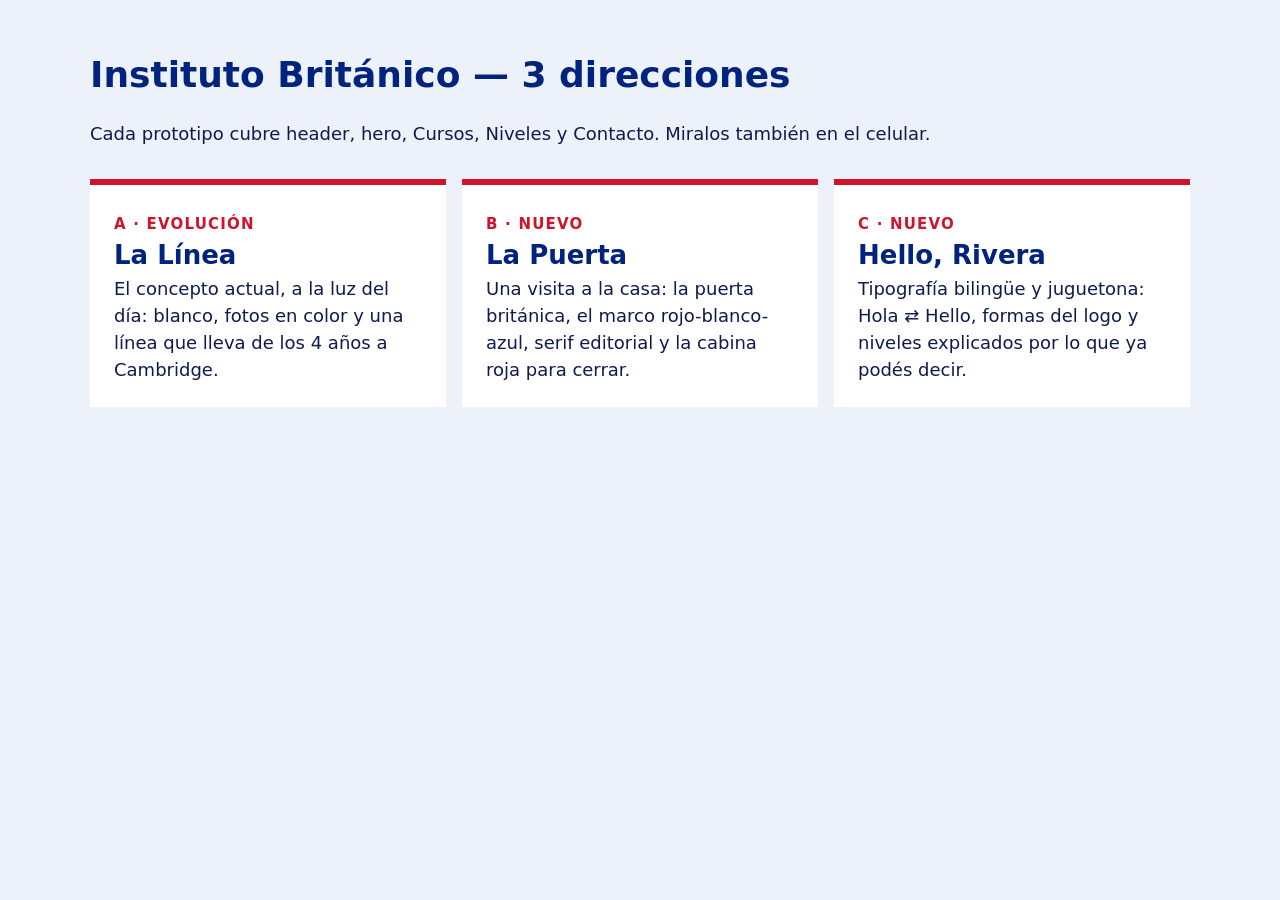
<file: prototypes/index.html>
<!DOCTYPE html>
<html lang="es-UY">
<head>
<meta charset="UTF-8" />
<meta name="viewport" content="width=device-width, initial-scale=1" />
<title>Británico — 3 direcciones de diseño</title>
<style>
  body { margin: 0; font: 18px/1.5 system-ui, sans-serif; color: #0E1B4D; background: #EDF1FA; }
  main { max-width: 1100px; margin: 0 auto; padding: 48px 20px; }
  h1 { color: #00247D; margin: 0 0 8px; }
  ul { list-style: none; padding: 0; display: grid; gap: 16px; grid-template-columns: repeat(auto-fit, minmax(280px, 1fr)); margin-top: 32px; }
  a { display: block; background: #fff; padding: 24px; border-top: 6px solid #CF142B; color: inherit; text-decoration: none; height: 100%; box-sizing: border-box; }
  a:hover, a:focus-visible { border-top-color: #00247D; }
  b { display: block; font-size: 26px; color: #00247D; }
  small { color: #CF142B; font-weight: 700; text-transform: uppercase; letter-spacing: .08em; }
</style>
</head>
<body>
<main>
  <h1>Instituto Británico — 3 direcciones</h1>
  <p>Cada prototipo cubre header, hero, Cursos, Niveles y Contacto. Miralos también en el celular.</p>
  <ul>
    <li><a href="a/"><small>A · evolución</small><b>La Línea</b>El concepto actual, a la luz del día: blanco, fotos en color y una línea que lleva de los 4 años a Cambridge.</a></li>
    <li><a href="b/"><small>B · nuevo</small><b>La Puerta</b>Una visita a la casa: la puerta británica, el marco rojo-blanco-azul, serif editorial y la cabina roja para cerrar.</a></li>
    <li><a href="c/"><small>C · nuevo</small><b>Hello, Rivera</b>Tipografía bilingüe y juguetona: Hola ⇄ Hello, formas del logo y niveles explicados por lo que ya podés decir.</a></li>
  </ul>
</main>
</body>
</html>
</file>
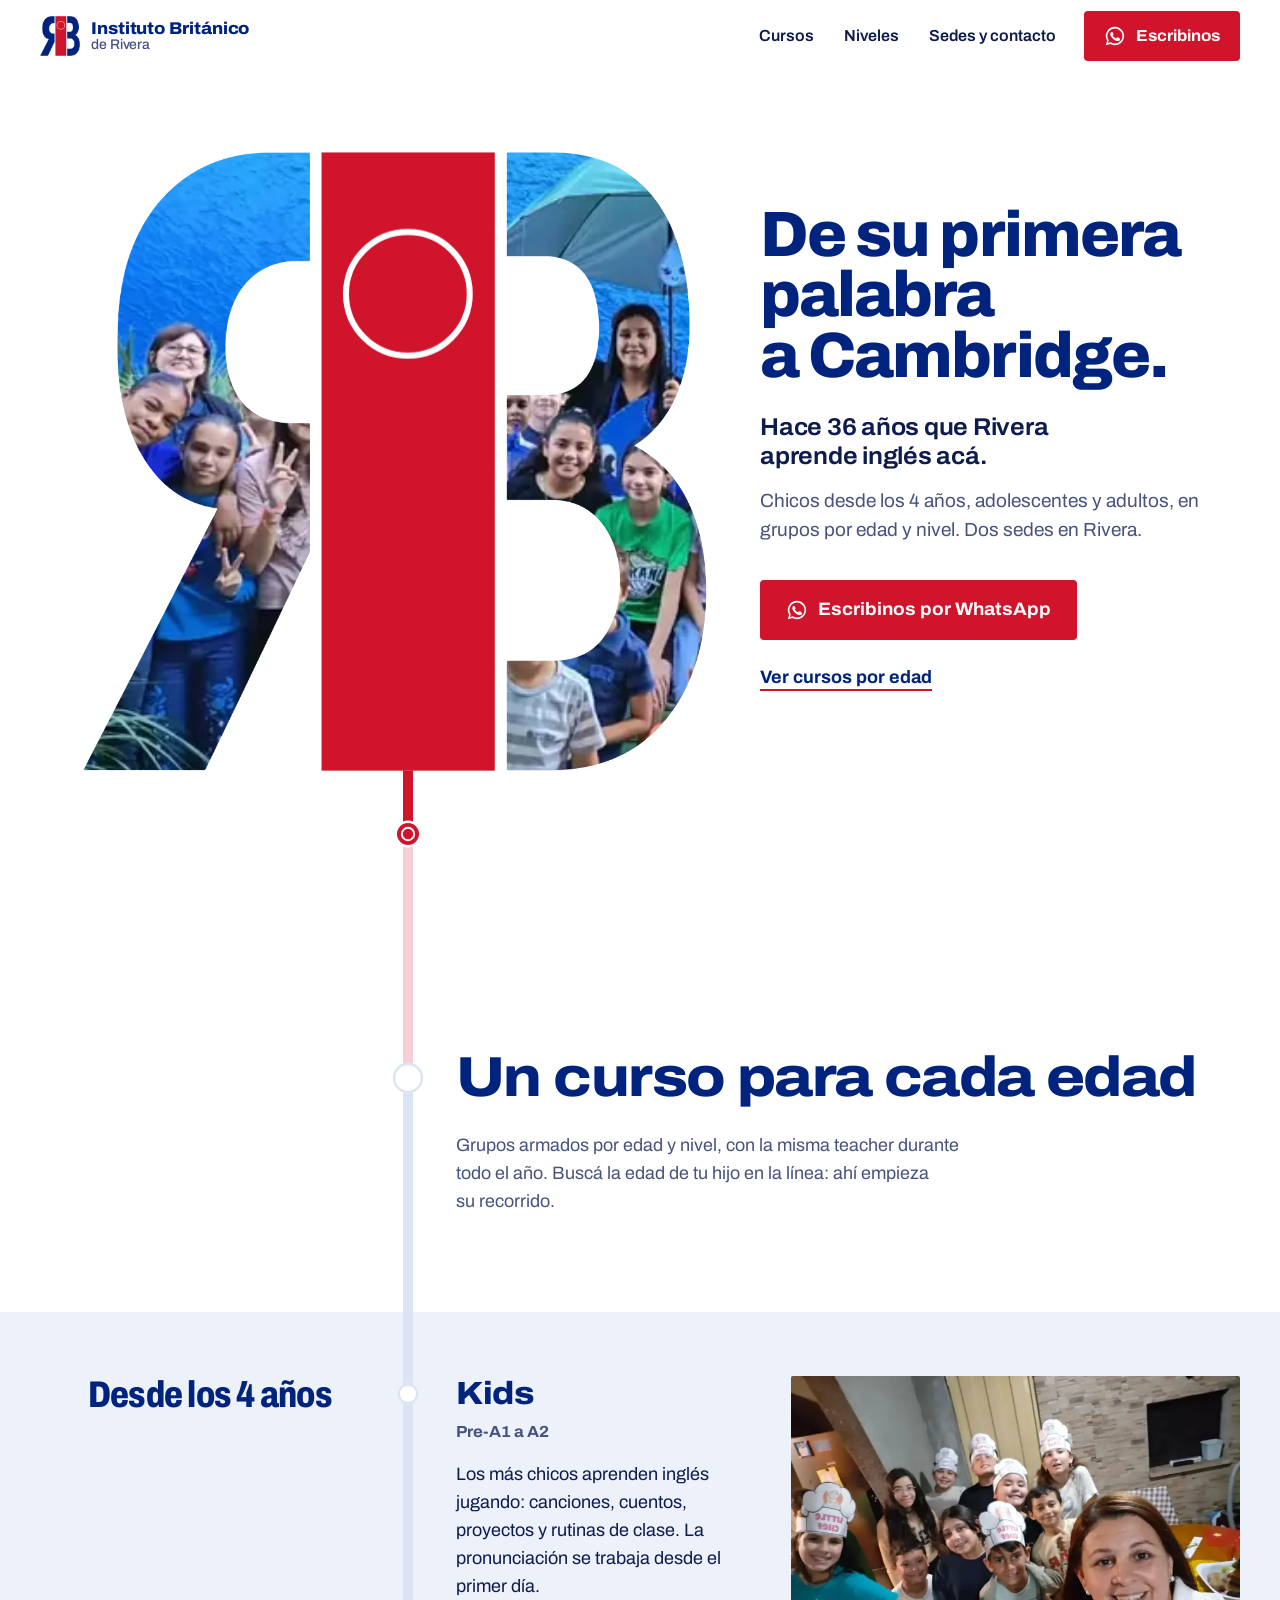
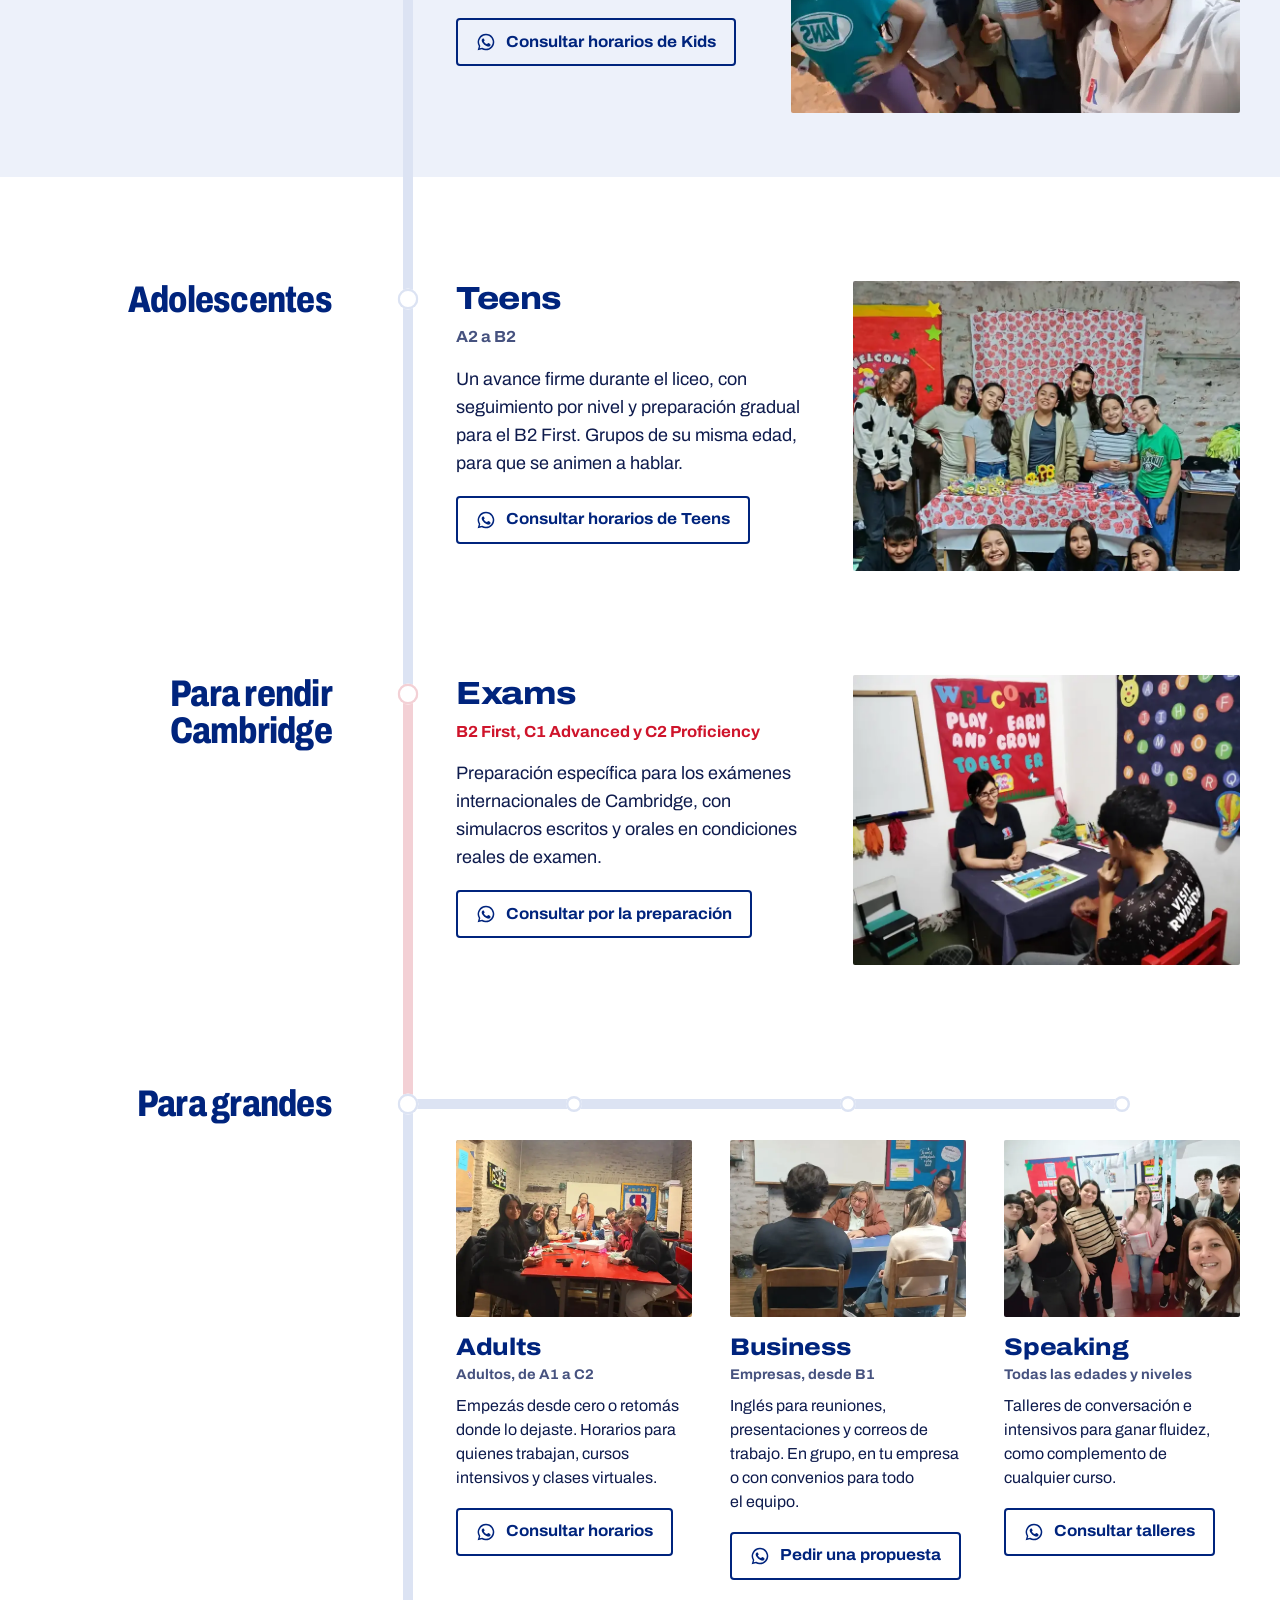
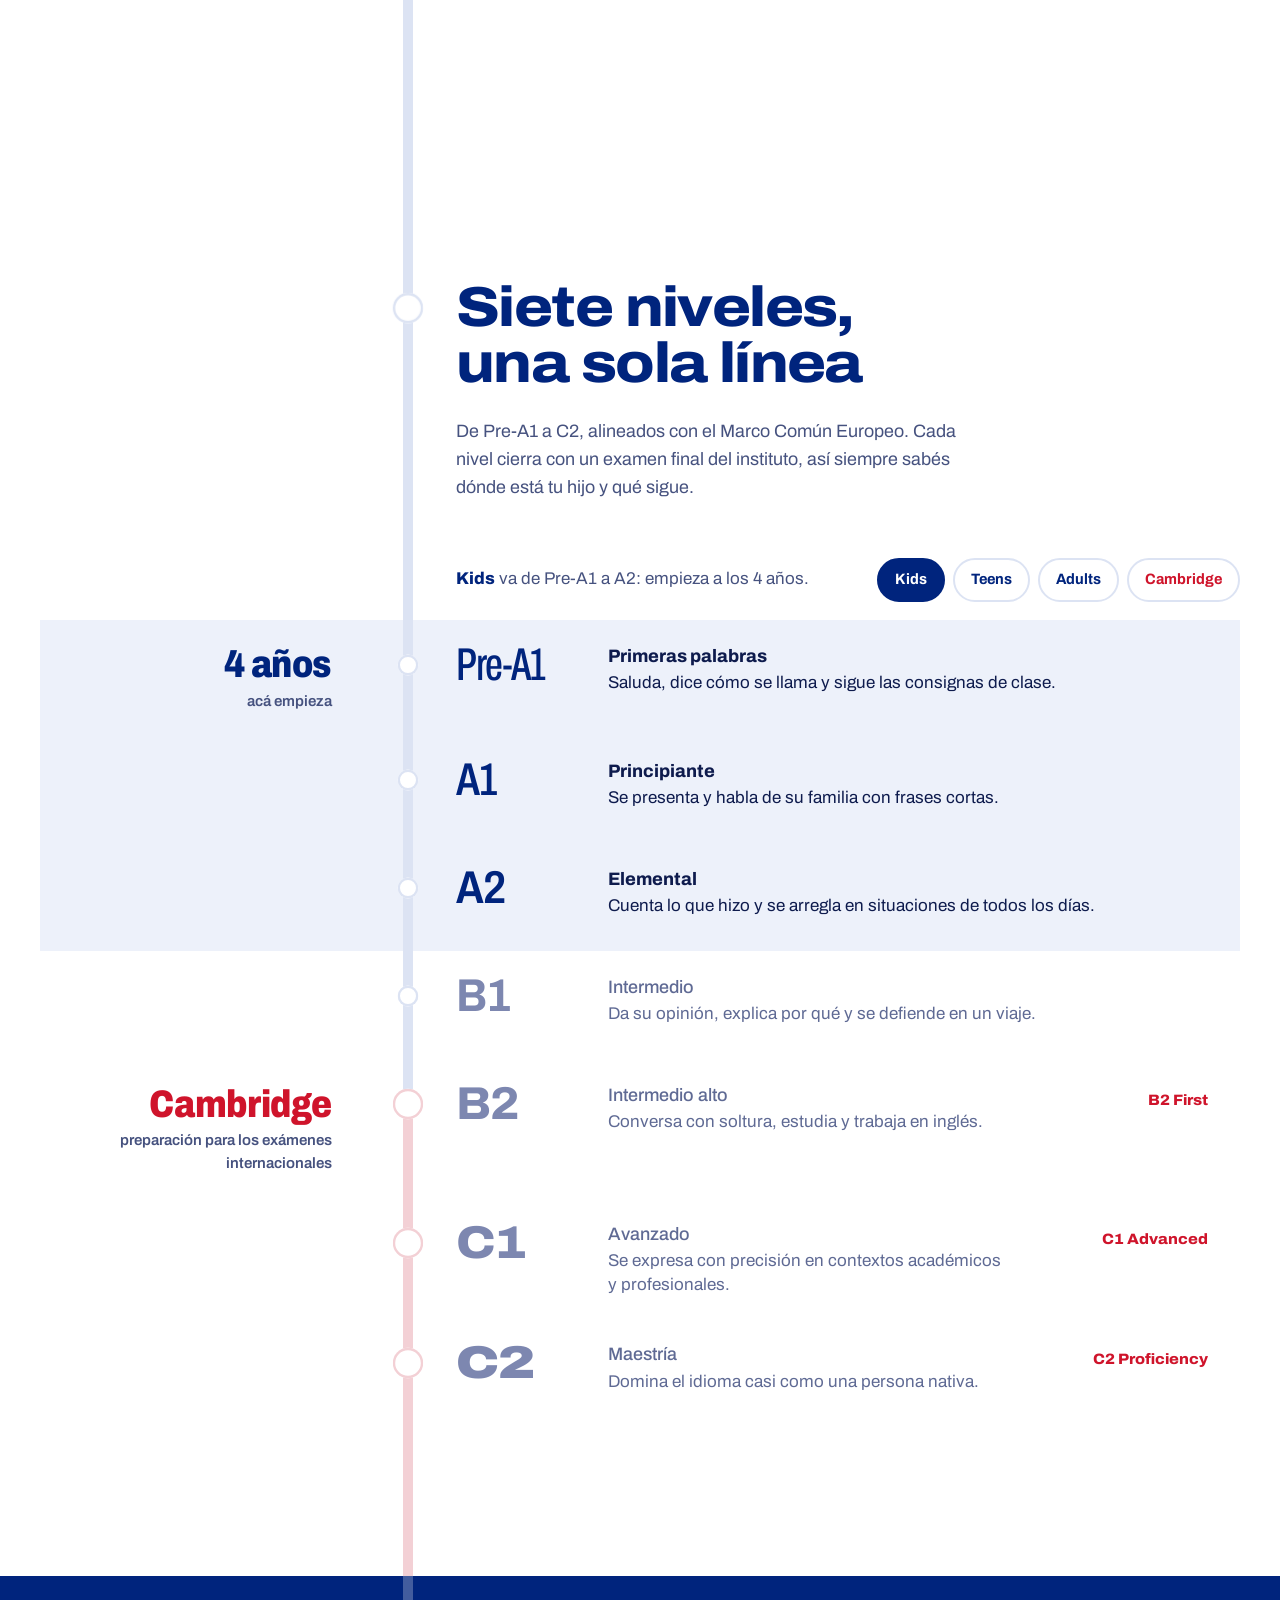
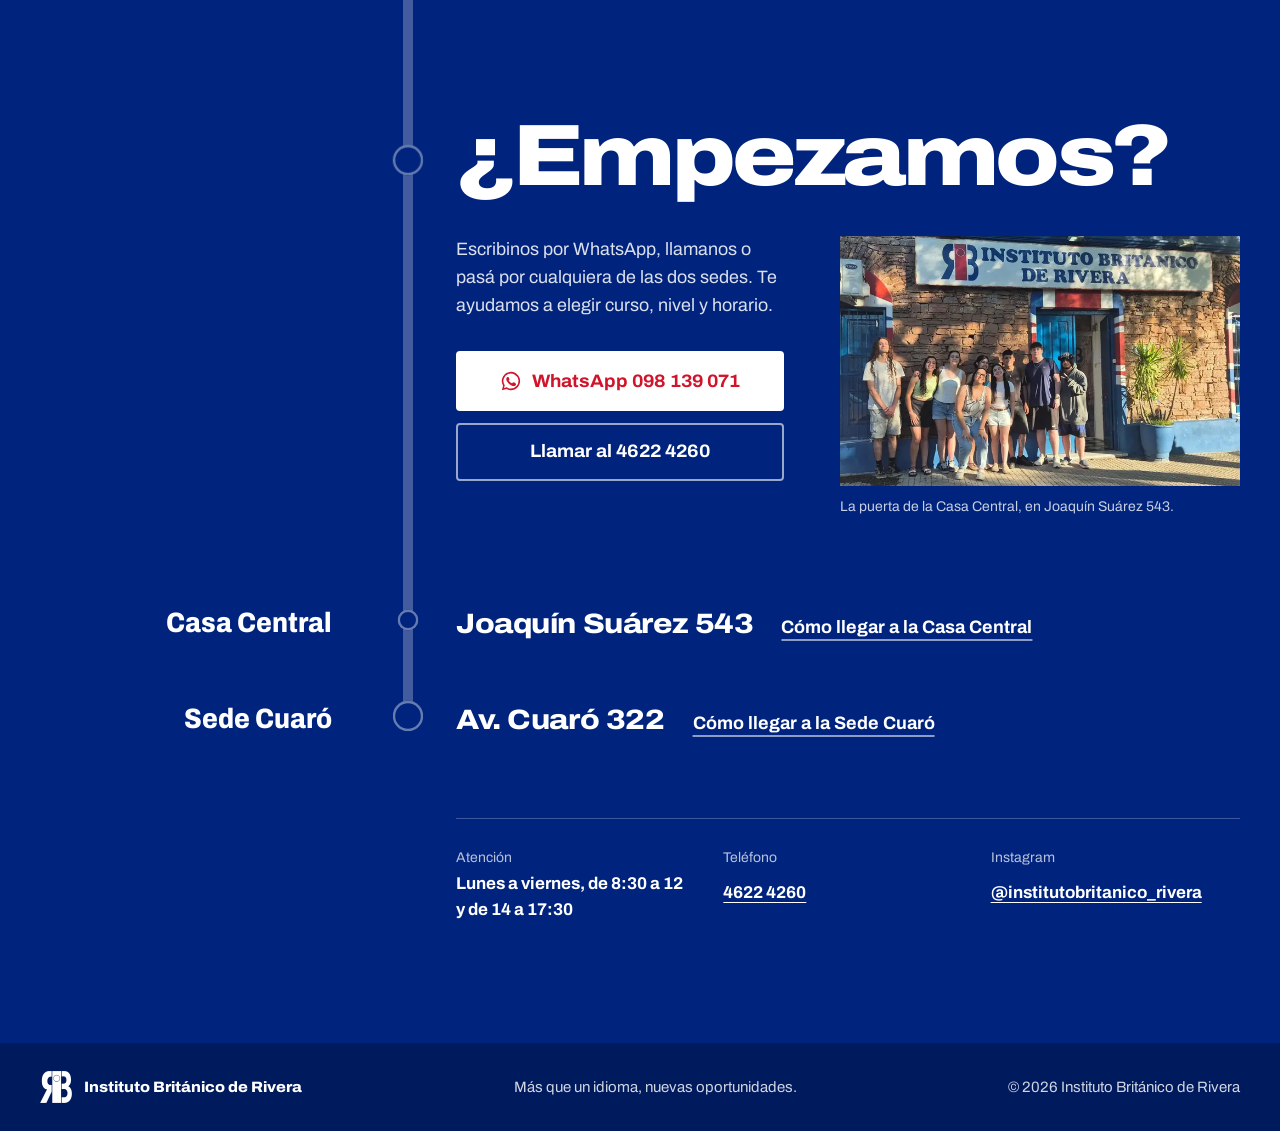
<file: prototypes/a/index.html>
<!DOCTYPE html>
<html lang="es-UY">
<head>
<meta charset="UTF-8" />
<meta name="viewport" content="width=device-width, initial-scale=1.0, viewport-fit=cover" />
<title>Instituto Británico de Rivera — Inglés desde los 4 años hasta Cambridge</title>
<meta name="description" content="Hace 36 años que Rivera aprende inglés acá. Cursos para chicos desde los 4 años, adolescentes y adultos, y preparación para los exámenes de Cambridge. Joaquín Suárez 543 y Av. Cuaró 322." />
<meta name="theme-color" content="#FFFFFF" />
<link rel="icon" href="../../assets/logo-mark.png" />
<link rel="preconnect" href="https://fonts.googleapis.com" />
<link rel="preconnect" href="https://fonts.gstatic.com" crossorigin="anonymous" />
<link href="https://fonts.googleapis.com/css2?family=Archivo:wdth,wght@62..125,100..900&amp;display=swap" rel="stylesheet" />
<link rel="preload" as="image" href="../../assets/mask-letters.png" crossorigin="anonymous" />
<link rel="preload" as="image" imagesrcset="../../assets/photos/patio-800.webp 800w, ../../assets/photos/patio.webp 1440w" imagesizes="(min-width: 1100px) 680px, 100vw" />
<link rel="stylesheet" href="styles.css" />
<script>document.documentElement.classList.add("js")</script>
</head>
<body>

<a class="skip" href="#cursos">Saltar al contenido</a>

<!-- The spine: one line from the logo's "i" to the door of the school. Drawn by script.js. -->
<svg class="spine" id="spine" aria-hidden="true" focusable="false"></svg>

<!-- ============ HEADER ============ -->
<header class="top" id="top">
  <div class="wrap top-in">
    <a class="brand" href="#inicio" aria-label="Instituto Británico de Rivera, inicio">
      <img src="../../assets/logo-mark.png" alt="" width="40" height="40" />
      <span>Instituto Británico <em>de Rivera</em></span>
    </a>
    <nav class="nav" id="nav" aria-label="Secciones">
      <a href="#cursos">Cursos</a>
      <a href="#niveles">Niveles</a>
      <a href="#contacto">Sedes y contacto</a>
      <a class="nav-wa" href="https://wa.me/59898139071?text=Hola%2C%20quiero%20informaci%C3%B3n%20sobre%20los%20cursos%20de%20ingl%C3%A9s." target="_blank" rel="noopener">WhatsApp 098 139 071</a>
    </nav>
    <a class="btn btn-red top-cta" href="https://wa.me/59898139071?text=Hola%2C%20quiero%20informaci%C3%B3n%20sobre%20los%20cursos%20de%20ingl%C3%A9s." target="_blank" rel="noopener">
      <svg class="ico" viewBox="0 0 24 24" aria-hidden="true"><path d="M12 2a10 10 0 0 0-8.6 15.1L2 22l5-1.3A10 10 0 1 0 12 2Zm0 18.2c-1.5 0-3-.4-4.3-1.2l-.3-.2-3 .8.8-2.9-.2-.3A8.2 8.2 0 1 1 12 20.2Zm4.5-6.1c-.2-.1-1.5-.7-1.7-.8-.2-.1-.4-.1-.6.1l-.8 1c-.1.2-.3.2-.5.1a6.7 6.7 0 0 1-3.3-2.9c-.2-.4.2-.4.7-1.3.1-.2 0-.3 0-.4l-.8-1.8c-.2-.5-.4-.4-.6-.4h-.5a1 1 0 0 0-.7.3 3 3 0 0 0-.9 2.2 5.2 5.2 0 0 0 1.1 2.7 11.8 11.8 0 0 0 4.5 4c1.7.7 2.3.8 3.2.6.5-.1 1.5-.6 1.7-1.2.2-.6.2-1.1.1-1.2l-.4-.3Z"/></svg>
      Escribinos
    </a>
    <button class="menu-btn" id="menuBtn" type="button" aria-expanded="false" aria-controls="nav">
      <span class="menu-ico" aria-hidden="true"><i></i><i></i></span><span class="menu-txt">Menú</span>
    </button>
  </div>
</header>

<main id="main">

<!-- ============ HERO ============ -->
<section class="hero" id="inicio" aria-labelledby="hero-t">
  <div class="wrap hero-in">
    <div class="hero-copy">
      <h1 class="hero-t" id="hero-t"><span class="ln">De su primera</span> <span class="ln">palabra</span> <span class="ln">a Cambridge.</span></h1>
      <p class="hero-sub">Hace 36 años que Rivera aprende inglés&nbsp;acá.</p>
      <p class="hero-lede">Chicos desde los 4 años, adolescentes y adultos, en grupos por edad y nivel. Dos sedes en Rivera.</p>
      <div class="hero-cta">
        <a class="btn btn-red btn-lg" href="https://wa.me/59898139071?text=Hola%2C%20quiero%20informaci%C3%B3n%20sobre%20los%20cursos%20de%20ingl%C3%A9s." target="_blank" rel="noopener">
          <svg class="ico" viewBox="0 0 24 24" aria-hidden="true"><path d="M12 2a10 10 0 0 0-8.6 15.1L2 22l5-1.3A10 10 0 1 0 12 2Zm0 18.2c-1.5 0-3-.4-4.3-1.2l-.3-.2-3 .8.8-2.9-.2-.3A8.2 8.2 0 1 1 12 20.2Zm4.5-6.1c-.2-.1-1.5-.7-1.7-.8-.2-.1-.4-.1-.6.1l-.8 1c-.1.2-.3.2-.5.1a6.7 6.7 0 0 1-3.3-2.9c-.2-.4.2-.4.7-1.3.1-.2 0-.3 0-.4l-.8-1.8c-.2-.5-.4-.4-.6-.4h-.5a1 1 0 0 0-.7.3 3 3 0 0 0-.9 2.2 5.2 5.2 0 0 0 1.1 2.7 11.8 11.8 0 0 0 4.5 4c1.7.7 2.3.8 3.2.6.5-.1 1.5-.6 1.7-1.2.2-.6.2-1.1.1-1.2l-.4-.3Z"/></svg>
          Escribinos por WhatsApp
        </a>
        <a class="lnk" href="#cursos">Ver cursos por edad</a>
      </div>
    </div>

    <!-- The logo as a window: R and B are cut out of the page and show the patio; the red "i" is where the line starts -->
    <figure class="lw" id="lw" role="img" aria-label="El logo del Instituto Británico: dentro de las letras R y B se ve a un grupo de estudiantes en el patio azul del instituto">
      <div class="lw-letters">
        <div class="lw-pan"><img class="lw-ph" src="../../assets/photos/patio.webp" srcset="../../assets/photos/patio-800.webp 800w, ../../assets/photos/patio.webp 1440w" sizes="(min-width: 1100px) 680px, 100vw" alt="" width="1440" height="1080" fetchpriority="high" decoding="async" /></div>
      </div>
      <svg class="lw-i" viewBox="0 0 1026 1019" aria-hidden="true" focusable="false">
        <rect class="lw-bar" x="393" y="4" width="283" height="1010" />
        <circle class="lw-ring" cx="534" cy="235" r="101" pathLength="100" />
      </svg>
      <i class="lw-foot" data-wp data-wp-y="b" data-wp-c="red"></i>
    </figure>

    <i class="wp wp-drop" data-wp data-wp-only="m"></i>
  </div>
</section>

<!-- ============ CURSOS ============ -->
<section class="sec cursos" id="cursos" aria-labelledby="cursos-t">
  <div class="wrap">
    <header class="row head">
      <span class="stn stn-lg" data-wp data-wp-c="blue" data-wp-intro></span>
      <div class="body">
        <h2 id="cursos-t">Un curso para cada edad</h2>
        <p class="lede">Grupos armados por edad y nivel, con la misma teacher durante todo el año. Buscá la edad de tu hijo en la línea: ahí empieza su recorrido.</p>
      </div>
    </header>

    <article class="row course course-lead" id="kids" aria-labelledby="kids-t">
      <p class="lab">Desde los 4&nbsp;años</p>
      <span class="stn" data-wp></span>
      <div class="body course-body">
        <div class="course-txt">
          <h3 id="kids-t">Kids</h3>
          <p class="lv">Pre-A1 a A2</p>
          <p>Los más chicos aprenden inglés jugando: canciones, cuentos, proyectos y rutinas de clase. La pronunciación se trabaja desde el primer día.</p>
          <a class="btn btn-out" href="https://wa.me/59898139071?text=Hola%2C%20quiero%20informaci%C3%B3n%20sobre%20el%20curso%20Kids." target="_blank" rel="noopener"><svg class="ico" viewBox="0 0 24 24" aria-hidden="true"><path d="M12 2a10 10 0 0 0-8.6 15.1L2 22l5-1.3A10 10 0 1 0 12 2Zm0 18.2c-1.5 0-3-.4-4.3-1.2l-.3-.2-3 .8.8-2.9-.2-.3A8.2 8.2 0 1 1 12 20.2Zm4.5-6.1c-.2-.1-1.5-.7-1.7-.8-.2-.1-.4-.1-.6.1l-.8 1c-.1.2-.3.2-.5.1a6.7 6.7 0 0 1-3.3-2.9c-.2-.4.2-.4.7-1.3.1-.2 0-.3 0-.4l-.8-1.8c-.2-.5-.4-.4-.6-.4h-.5a1 1 0 0 0-.7.3 3 3 0 0 0-.9 2.2 5.2 5.2 0 0 0 1.1 2.7 11.8 11.8 0 0 0 4.5 4c1.7.7 2.3.8 3.2.6.5-.1 1.5-.6 1.7-1.2.2-.6.2-1.1.1-1.2l-.4-.3Z"/></svg><span>Consultar horarios de Kids</span></a>
        </div>
        <figure class="course-ph dev">
          <img src="../../assets/photos/cooking.webp" srcset="../../assets/photos/cooking-800.webp 800w, ../../assets/photos/cooking.webp 1440w" sizes="(min-width: 1100px) 520px, calc(100vw - 52px)" alt="Un grupo de Kids con gorros de cocinero, sonriendo junto a su teacher" loading="lazy" decoding="async" width="1440" height="1080" />
        </figure>
      </div>
    </article>

    <article class="row course" id="teens" aria-labelledby="teens-t">
      <p class="lab">Adolescentes</p>
      <span class="stn" data-wp></span>
      <div class="body course-body">
        <div class="course-txt">
          <h3 id="teens-t">Teens</h3>
          <p class="lv">A2 a B2</p>
          <p>Un avance firme durante el liceo, con seguimiento por nivel y preparación gradual para el B2 First. Grupos de su misma edad, para que se animen a hablar.</p>
          <a class="btn btn-out" href="https://wa.me/59898139071?text=Hola%2C%20quiero%20informaci%C3%B3n%20sobre%20el%20curso%20Teens." target="_blank" rel="noopener"><svg class="ico" viewBox="0 0 24 24" aria-hidden="true"><path d="M12 2a10 10 0 0 0-8.6 15.1L2 22l5-1.3A10 10 0 1 0 12 2Zm0 18.2c-1.5 0-3-.4-4.3-1.2l-.3-.2-3 .8.8-2.9-.2-.3A8.2 8.2 0 1 1 12 20.2Zm4.5-6.1c-.2-.1-1.5-.7-1.7-.8-.2-.1-.4-.1-.6.1l-.8 1c-.1.2-.3.2-.5.1a6.7 6.7 0 0 1-3.3-2.9c-.2-.4.2-.4.7-1.3.1-.2 0-.3 0-.4l-.8-1.8c-.2-.5-.4-.4-.6-.4h-.5a1 1 0 0 0-.7.3 3 3 0 0 0-.9 2.2 5.2 5.2 0 0 0 1.1 2.7 11.8 11.8 0 0 0 4.5 4c1.7.7 2.3.8 3.2.6.5-.1 1.5-.6 1.7-1.2.2-.6.2-1.1.1-1.2l-.4-.3Z"/></svg><span>Consultar horarios de Teens</span></a>
        </div>
        <figure class="course-ph dev">
          <img src="../../assets/photos/teens-15.webp" srcset="../../assets/photos/teens-15-800.webp 800w, ../../assets/photos/teens-15.webp 1203w" sizes="(min-width: 1100px) 440px, calc(100vw - 72px)" alt="Un grupo de adolescentes festejando en clase alrededor de una torta" loading="lazy" decoding="async" width="1203" height="1600" style="--op: 50% 28%" />
        </figure>
      </div>
    </article>

    <article class="row course" id="exams" aria-labelledby="exams-t">
      <p class="lab">Para rendir Cambridge</p>
      <span class="stn" data-wp data-wp-c="red"></span>
      <div class="body course-body">
        <div class="course-txt">
          <h3 id="exams-t">Exams</h3>
          <p class="lv">B2 First, C1 Advanced y C2 Proficiency</p>
          <p>Preparación específica para los exámenes internacionales de Cambridge, con simulacros escritos y orales en condiciones reales de examen.</p>
          <a class="btn btn-out" href="https://wa.me/59898139071?text=Hola%2C%20quiero%20informaci%C3%B3n%20sobre%20la%20preparaci%C3%B3n%20para%20los%20ex%C3%A1menes%20de%20Cambridge." target="_blank" rel="noopener"><svg class="ico" viewBox="0 0 24 24" aria-hidden="true"><path d="M12 2a10 10 0 0 0-8.6 15.1L2 22l5-1.3A10 10 0 1 0 12 2Zm0 18.2c-1.5 0-3-.4-4.3-1.2l-.3-.2-3 .8.8-2.9-.2-.3A8.2 8.2 0 1 1 12 20.2Zm4.5-6.1c-.2-.1-1.5-.7-1.7-.8-.2-.1-.4-.1-.6.1l-.8 1c-.1.2-.3.2-.5.1a6.7 6.7 0 0 1-3.3-2.9c-.2-.4.2-.4.7-1.3.1-.2 0-.3 0-.4l-.8-1.8c-.2-.5-.4-.4-.6-.4h-.5a1 1 0 0 0-.7.3 3 3 0 0 0-.9 2.2 5.2 5.2 0 0 0 1.1 2.7 11.8 11.8 0 0 0 4.5 4c1.7.7 2.3.8 3.2.6.5-.1 1.5-.6 1.7-1.2.2-.6.2-1.1.1-1.2l-.4-.3Z"/></svg><span>Consultar por la preparación</span></a>
        </div>
        <figure class="course-ph dev">
          <img src="../../assets/photos/oral-kid.webp" srcset="../../assets/photos/oral-kid-800.webp 800w, ../../assets/photos/oral-kid.webp 1440w" sizes="(min-width: 1100px) 440px, calc(100vw - 72px)" alt="Simulacro de examen oral: un estudiante conversa en inglés con su teacher" loading="lazy" decoding="async" width="1440" height="1084" style="--op: 60% 50%" />
        </figure>
      </div>
    </article>

    <div class="row grown" id="grandes">
      <p class="lab">Para grandes</p>
      <span class="stn" data-wp data-wp-c="blue" data-line-d="main branch"></span>
      <div class="body">
        <ul class="gl">
          <li class="gc">
            <span class="stn stn-sm" data-wp data-line-d="branch"></span>
            <figure class="gc-ph dev"><img src="../../assets/photos/adults-800.webp" srcset="../../assets/photos/adults-800.webp 800w, ../../assets/photos/adults.webp 1200w" sizes="(min-width: 1100px) 260px, 96px" alt="Una clase de adultos alrededor de una mesa roja" loading="lazy" decoding="async" width="800" height="1067" style="--op: 50% 62%" /></figure>
            <div class="gc-txt">
              <h3>Adults</h3>
              <p class="lv">Adultos, de A1 a C2</p>
              <p>Empezás desde cero o retomás donde lo dejaste. Horarios para quienes trabajan, cursos intensivos y clases virtuales.</p>
              <a class="btn btn-out" href="https://wa.me/59898139071?text=Hola%2C%20quiero%20informaci%C3%B3n%20sobre%20los%20cursos%20para%20adultos." target="_blank" rel="noopener"><svg class="ico" viewBox="0 0 24 24" aria-hidden="true"><path d="M12 2a10 10 0 0 0-8.6 15.1L2 22l5-1.3A10 10 0 1 0 12 2Zm0 18.2c-1.5 0-3-.4-4.3-1.2l-.3-.2-3 .8.8-2.9-.2-.3A8.2 8.2 0 1 1 12 20.2Zm4.5-6.1c-.2-.1-1.5-.7-1.7-.8-.2-.1-.4-.1-.6.1l-.8 1c-.1.2-.3.2-.5.1a6.7 6.7 0 0 1-3.3-2.9c-.2-.4.2-.4.7-1.3.1-.2 0-.3 0-.4l-.8-1.8c-.2-.5-.4-.4-.6-.4h-.5a1 1 0 0 0-.7.3 3 3 0 0 0-.9 2.2 5.2 5.2 0 0 0 1.1 2.7 11.8 11.8 0 0 0 4.5 4c1.7.7 2.3.8 3.2.6.5-.1 1.5-.6 1.7-1.2.2-.6.2-1.1.1-1.2l-.4-.3Z"/></svg><span>Consultar horarios</span></a>
            </div>
          </li>
          <li class="gc">
            <span class="stn stn-sm" data-wp data-line-d="branch"></span>
            <figure class="gc-ph dev"><img src="../../assets/photos/oral-adult-800.webp" srcset="../../assets/photos/oral-adult-800.webp 800w, ../../assets/photos/oral-adult.webp 1200w" sizes="(min-width: 1100px) 260px, 96px" alt="Dos adultos frente a una teacher en una instancia oral" loading="lazy" decoding="async" width="800" height="1067" style="--op: 50% 42%" /></figure>
            <div class="gc-txt">
              <h3>Business</h3>
              <p class="lv">Empresas, desde B1</p>
              <p>Inglés para reuniones, presentaciones y correos de trabajo. En grupo, en tu empresa o con convenios para todo el equipo.</p>
              <a class="btn btn-out" href="https://wa.me/59898139071?text=Hola%2C%20quiero%20una%20propuesta%20de%20ingl%C3%A9s%20para%20mi%20empresa." target="_blank" rel="noopener"><svg class="ico" viewBox="0 0 24 24" aria-hidden="true"><path d="M12 2a10 10 0 0 0-8.6 15.1L2 22l5-1.3A10 10 0 1 0 12 2Zm0 18.2c-1.5 0-3-.4-4.3-1.2l-.3-.2-3 .8.8-2.9-.2-.3A8.2 8.2 0 1 1 12 20.2Zm4.5-6.1c-.2-.1-1.5-.7-1.7-.8-.2-.1-.4-.1-.6.1l-.8 1c-.1.2-.3.2-.5.1a6.7 6.7 0 0 1-3.3-2.9c-.2-.4.2-.4.7-1.3.1-.2 0-.3 0-.4l-.8-1.8c-.2-.5-.4-.4-.6-.4h-.5a1 1 0 0 0-.7.3 3 3 0 0 0-.9 2.2 5.2 5.2 0 0 0 1.1 2.7 11.8 11.8 0 0 0 4.5 4c1.7.7 2.3.8 3.2.6.5-.1 1.5-.6 1.7-1.2.2-.6.2-1.1.1-1.2l-.4-.3Z"/></svg><span>Pedir una propuesta</span></a>
            </div>
          </li>
          <li class="gc">
            <span class="stn stn-sm" data-wp data-line-d="branch"></span>
            <figure class="gc-ph dev"><img src="../../assets/photos/teens-800.webp" srcset="../../assets/photos/teens-800.webp 800w, ../../assets/photos/teens.webp 1440w" sizes="(min-width: 1100px) 260px, 96px" alt="Estudiantes y su teacher sacándose una selfie en el aula" loading="lazy" decoding="async" width="800" height="600" style="--op: 40% 40%" /></figure>
            <div class="gc-txt">
              <h3>Speaking</h3>
              <p class="lv">Todas las edades y niveles</p>
              <p>Talleres de conversación e intensivos para ganar fluidez, como complemento de cualquier curso.</p>
              <a class="btn btn-out" href="https://wa.me/59898139071?text=Hola%2C%20quiero%20informaci%C3%B3n%20sobre%20los%20talleres%20de%20conversaci%C3%B3n." target="_blank" rel="noopener"><svg class="ico" viewBox="0 0 24 24" aria-hidden="true"><path d="M12 2a10 10 0 0 0-8.6 15.1L2 22l5-1.3A10 10 0 1 0 12 2Zm0 18.2c-1.5 0-3-.4-4.3-1.2l-.3-.2-3 .8.8-2.9-.2-.3A8.2 8.2 0 1 1 12 20.2Zm4.5-6.1c-.2-.1-1.5-.7-1.7-.8-.2-.1-.4-.1-.6.1l-.8 1c-.1.2-.3.2-.5.1a6.7 6.7 0 0 1-3.3-2.9c-.2-.4.2-.4.7-1.3.1-.2 0-.3 0-.4l-.8-1.8c-.2-.5-.4-.4-.6-.4h-.5a1 1 0 0 0-.7.3 3 3 0 0 0-.9 2.2 5.2 5.2 0 0 0 1.1 2.7 11.8 11.8 0 0 0 4.5 4c1.7.7 2.3.8 3.2.6.5-.1 1.5-.6 1.7-1.2.2-.6.2-1.1.1-1.2l-.4-.3Z"/></svg><span>Consultar talleres</span></a>
            </div>
          </li>
        </ul>
      </div>
    </div>
  </div>
</section>

<!-- ============ NIVELES ============ -->
<section class="sec niveles" id="niveles" aria-labelledby="niveles-t">
  <div class="wrap">
    <header class="row head">
      <span class="stn stn-lg" data-wp></span>
      <div class="body">
        <h2 id="niveles-t">Siete niveles, una sola línea</h2>
        <p class="lede">De Pre-A1 a C2, alineados con el Marco Común Europeo. Cada nivel cierra con un examen final del instituto, así siempre sabés dónde está tu hijo y qué sigue.</p>
      </div>
    </header>

    <div class="row tools">
      <div class="body tools-in">
        <p class="pick-cap" id="pickCap" aria-live="polite"><b>Kids</b> va de Pre-A1 a A2: empieza a los&nbsp;4&nbsp;años.</p>
        <div class="pick" role="group" aria-label="Ver qué niveles cubre cada curso">
          <button type="button" data-course="kids" aria-pressed="true">Kids</button>
          <button type="button" data-course="teens" aria-pressed="false">Teens</button>
          <button type="button" data-course="adults" aria-pressed="false">Adults</button>
          <button type="button" data-course="cam" aria-pressed="false">Cambridge</button>
        </div>
      </div>
    </div>

    <div class="map" id="map" data-sel="kids">
      <ol class="lvls">
        <li class="row lvl" style="--i:0">
          <p class="lab ms"><b>4 años</b><span>acá empieza</span></p>
          <span class="stn" data-wp></span>
          <div class="body"><b class="code">Pre-A1</b><p class="lt"><span class="name">Primeras palabras</span><span class="gloss">Saluda, dice cómo se llama y sigue las consignas de clase.</span></p></div>
        </li>
        <li class="row lvl" style="--i:1">
          <span class="stn" data-wp></span>
          <div class="body"><b class="code">A1</b><p class="lt"><span class="name">Principiante</span><span class="gloss">Se presenta y habla de su familia con frases cortas.</span></p></div>
        </li>
        <li class="row lvl" style="--i:2">
          <span class="stn" data-wp></span>
          <div class="body"><b class="code">A2</b><p class="lt"><span class="name">Elemental</span><span class="gloss">Cuenta lo que hizo y se arregla en situaciones de todos los días.</span></p></div>
        </li>
        <li class="row lvl" style="--i:3">
          <span class="stn" data-wp></span>
          <div class="body"><b class="code">B1</b><p class="lt"><span class="name">Intermedio</span><span class="gloss">Da su opinión, explica por qué y se defiende en un viaje.</span></p></div>
        </li>
        <li class="row lvl cam" style="--i:4">
          <p class="lab ms ms-cam"><b>Cambridge</b><span>preparación para los exámenes internacionales</span></p>
          <span class="stn stn-lg" data-wp data-wp-c="red"></span>
          <div class="body"><b class="code">B2</b><p class="lt"><span class="name">Intermedio alto</span><span class="gloss">Conversa con soltura, estudia y trabaja en inglés.</span></p><span class="cert">B2 First</span></div>
        </li>
        <li class="row lvl cam" style="--i:5">
          <span class="stn stn-lg" data-wp></span>
          <div class="body"><b class="code">C1</b><p class="lt"><span class="name">Avanzado</span><span class="gloss">Se expresa con precisión en contextos académicos y profesionales.</span></p><span class="cert">C1 Advanced</span></div>
        </li>
        <li class="row lvl cam" style="--i:6">
          <span class="stn stn-lg" data-wp></span>
          <div class="body"><b class="code">C2</b><p class="lt"><span class="name">Maestría</span><span class="gloss">Domina el idioma casi como una persona nativa.</span></p><span class="cert">C2 Proficiency</span></div>
        </li>
      </ol>
      <ul class="sr">
        <li>Kids: de Pre-A1 a A2, desde los 4 años.</li>
        <li>Teens: de A2 a B2.</li>
        <li>Adults: de A1 a C2.</li>
        <li>Cambridge: B2 First, C1 Advanced y C2 Proficiency.</li>
      </ul>

    </div>
  </div>
</section>

<!-- ============ CONTACTO ============ -->
<section class="contact" id="contacto" aria-labelledby="contacto-t">
  <div class="wrap">
    <div class="row wp-row"><i class="wp" data-wp data-wp-c="white"></i></div>

    <header class="row head">
      <span class="stn stn-lg" data-wp data-stn-c="red"></span>
      <div class="body">
        <h2 id="contacto-t">¿Empezamos?</h2>
        <div class="contact-grid">
        <div class="contact-txt">
        <p class="lede">Escribinos por WhatsApp, llamanos o pasá por cualquiera de las dos sedes. Te ayudamos a elegir curso, nivel y horario.</p>
        <div class="contact-cta">
          <a class="btn btn-white btn-lg" href="https://wa.me/59898139071?text=Hola%2C%20quiero%20informaci%C3%B3n%20sobre%20los%20cursos%20de%20ingl%C3%A9s." target="_blank" rel="noopener">
            <svg class="ico" viewBox="0 0 24 24" aria-hidden="true"><path d="M12 2a10 10 0 0 0-8.6 15.1L2 22l5-1.3A10 10 0 1 0 12 2Zm0 18.2c-1.5 0-3-.4-4.3-1.2l-.3-.2-3 .8.8-2.9-.2-.3A8.2 8.2 0 1 1 12 20.2Zm4.5-6.1c-.2-.1-1.5-.7-1.7-.8-.2-.1-.4-.1-.6.1l-.8 1c-.1.2-.3.2-.5.1a6.7 6.7 0 0 1-3.3-2.9c-.2-.4.2-.4.7-1.3.1-.2 0-.3 0-.4l-.8-1.8c-.2-.5-.4-.4-.6-.4h-.5a1 1 0 0 0-.7.3 3 3 0 0 0-.9 2.2 5.2 5.2 0 0 0 1.1 2.7 11.8 11.8 0 0 0 4.5 4c1.7.7 2.3.8 3.2.6.5-.1 1.5-.6 1.7-1.2.2-.6.2-1.1.1-1.2l-.4-.3Z"/></svg>
            WhatsApp 098 139 071
          </a>
          <a class="btn btn-line btn-lg" href="tel:+59846224260">Llamar al 4622 4260</a>
        </div>
        </div>
        <figure class="door">
          <div class="dev door-ph"><img src="../../assets/photos/fachada.webp" srcset="../../assets/photos/fachada-800.webp 800w, ../../assets/photos/fachada.webp 1440w" sizes="(min-width: 1100px) 460px, calc(100vw - 72px)" alt="La fachada de piedra de la Casa Central, con la puerta enmarcada en rojo, blanco y azul y un grupo de estudiantes adelante" loading="lazy" decoding="async" width="1440" height="821" /></div>
          <figcaption>La puerta de la Casa Central, en Joaquín Suárez 543.</figcaption>
        </figure>
        </div>
      </div>
    </header>

    <div class="sedes">
      <div class="row sede">
        <p class="lab">Casa Central</p>
        <span class="stn" data-wp data-stn-c="red"></span>
        <div class="body">
          <p class="addr">Joaquín Suárez 543</p>
          <a class="lnk lnk-light" href="https://www.google.com/maps/search/?api=1&amp;query=Joaqu%C3%ADn%20Su%C3%A1rez%20543%2C%20Rivera%2C%20Uruguay" target="_blank" rel="noopener">Cómo llegar a la Casa Central</a>
        </div>
      </div>
      <div class="row sede">
        <p class="lab">Sede Cuaró</p>
        <span class="stn stn-lg stn-end" data-wp data-stn-c="red"></span>
        <div class="body">
          <p class="addr">Av. Cuaró 322</p>
          <a class="lnk lnk-light" href="https://www.google.com/maps/search/?api=1&amp;query=Av.%20Cuar%C3%B3%20322%2C%20Rivera%2C%20Uruguay" target="_blank" rel="noopener">Cómo llegar a la Sede Cuaró</a>
        </div>
      </div>
    </div>

    <div class="row info">
      <dl class="body info-in">
        <div><dt>Atención</dt><dd>Lunes a viernes, de&nbsp;8:30&nbsp;a&nbsp;12 y&nbsp;de&nbsp;14&nbsp;a&nbsp;17:30</dd></div>
        <div><dt>Teléfono</dt><dd><a href="tel:+59846224260">4622 4260</a></dd></div>
        <div><dt>Instagram</dt><dd><a href="https://www.instagram.com/institutobritanico_rivera/" target="_blank" rel="noopener">@institutobritanico_rivera</a></dd></div>
      </dl>
    </div>
  </div>
</section>

</main>

<!-- ============ FOOTER ============ -->
<footer class="foot">
  <div class="wrap foot-in">
    <p class="foot-brand"><img src="../../assets/logo-mark-white.png" alt="" width="36" height="36" loading="lazy" /><span>Instituto Británico de Rivera</span></p>
    <p class="foot-slogan">Más que un idioma, nuevas oportunidades.</p>
    <p class="foot-legal">© 2026 Instituto Británico de Rivera</p>
  </div>
</footer>

<a class="dock" id="dock" href="https://wa.me/59898139071?text=Hola%2C%20quiero%20informaci%C3%B3n%20sobre%20los%20cursos%20de%20ingl%C3%A9s." target="_blank" rel="noopener">
  <svg class="ico" viewBox="0 0 24 24" aria-hidden="true"><path d="M12 2a10 10 0 0 0-8.6 15.1L2 22l5-1.3A10 10 0 1 0 12 2Zm0 18.2c-1.5 0-3-.4-4.3-1.2l-.3-.2-3 .8.8-2.9-.2-.3A8.2 8.2 0 1 1 12 20.2Zm4.5-6.1c-.2-.1-1.5-.7-1.7-.8-.2-.1-.4-.1-.6.1l-.8 1c-.1.2-.3.2-.5.1a6.7 6.7 0 0 1-3.3-2.9c-.2-.4.2-.4.7-1.3.1-.2 0-.3 0-.4l-.8-1.8c-.2-.5-.4-.4-.6-.4h-.5a1 1 0 0 0-.7.3 3 3 0 0 0-.9 2.2 5.2 5.2 0 0 0 1.1 2.7 11.8 11.8 0 0 0 4.5 4c1.7.7 2.3.8 3.2.6.5-.1 1.5-.6 1.7-1.2.2-.6.2-1.1.1-1.2l-.4-.3Z"/></svg>
  Escribinos por WhatsApp
</a>

<script src="script.js"></script>
</body>
</html>
</file>
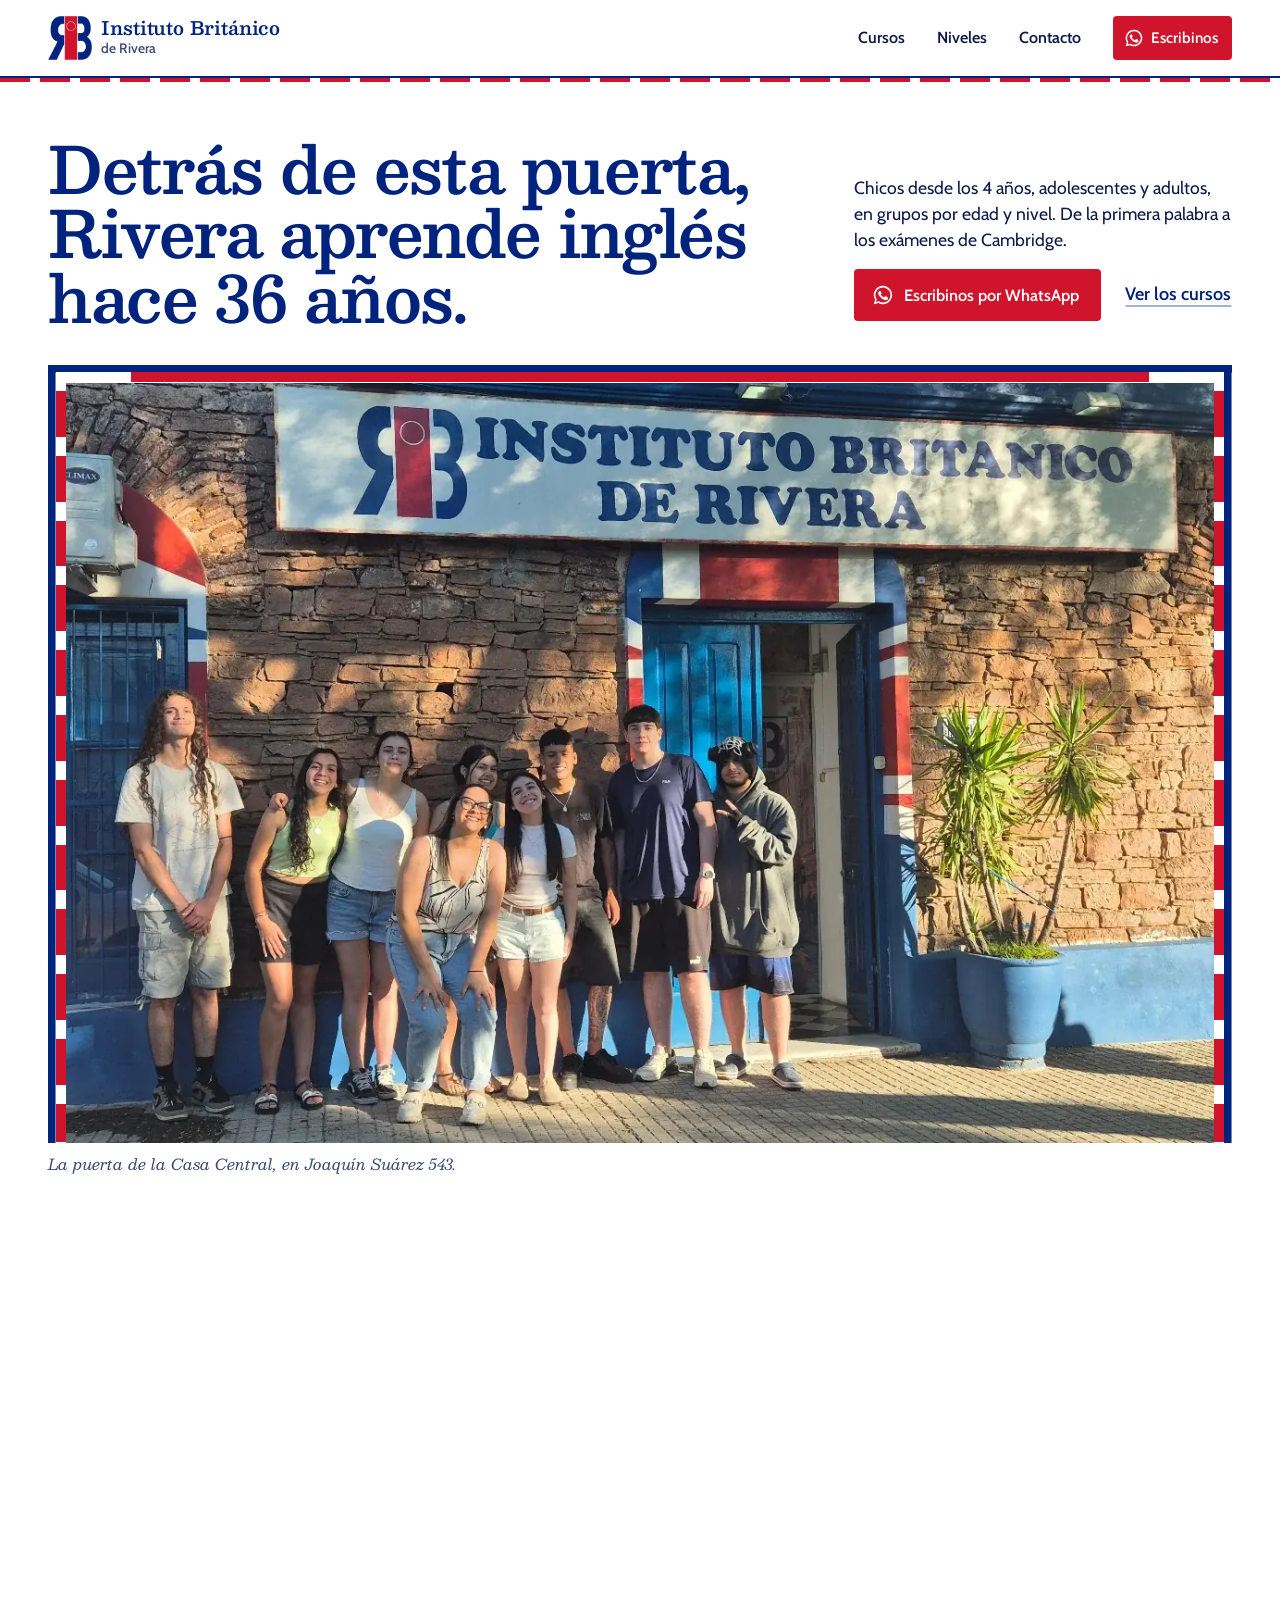
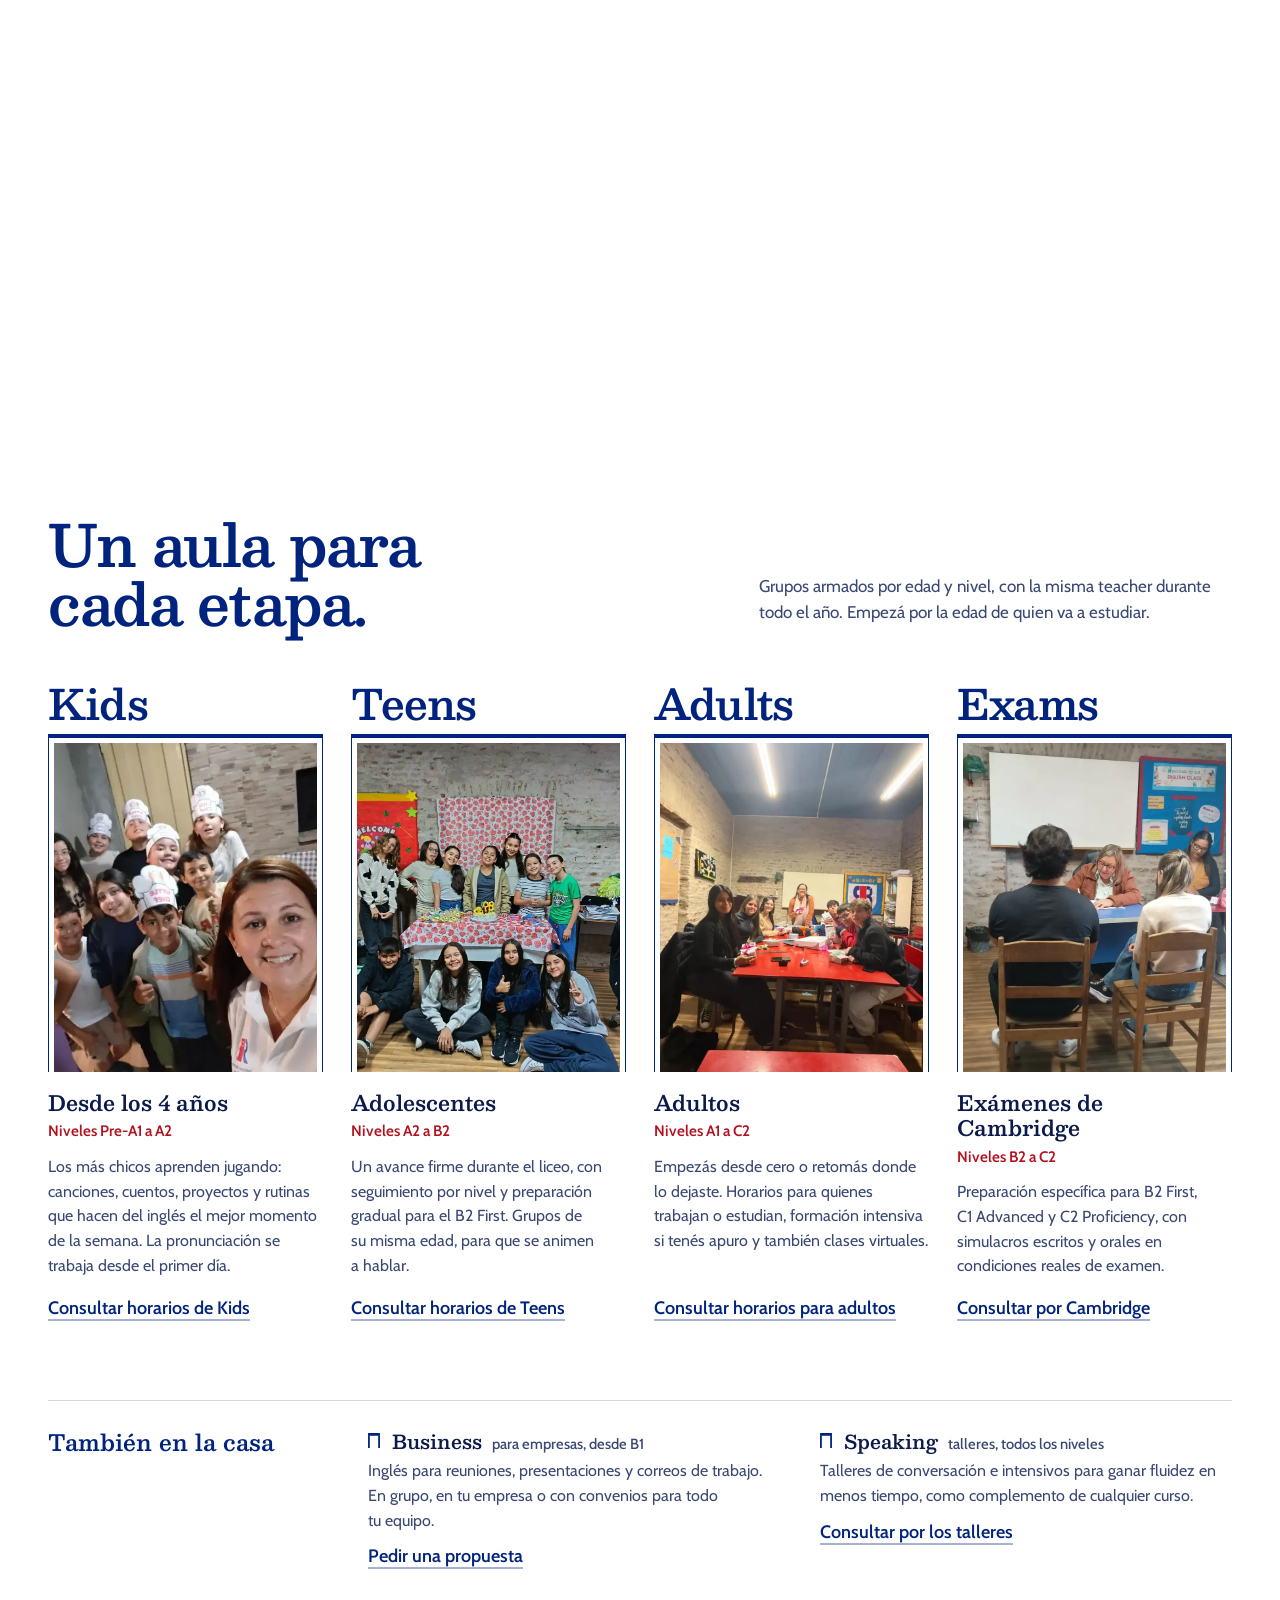
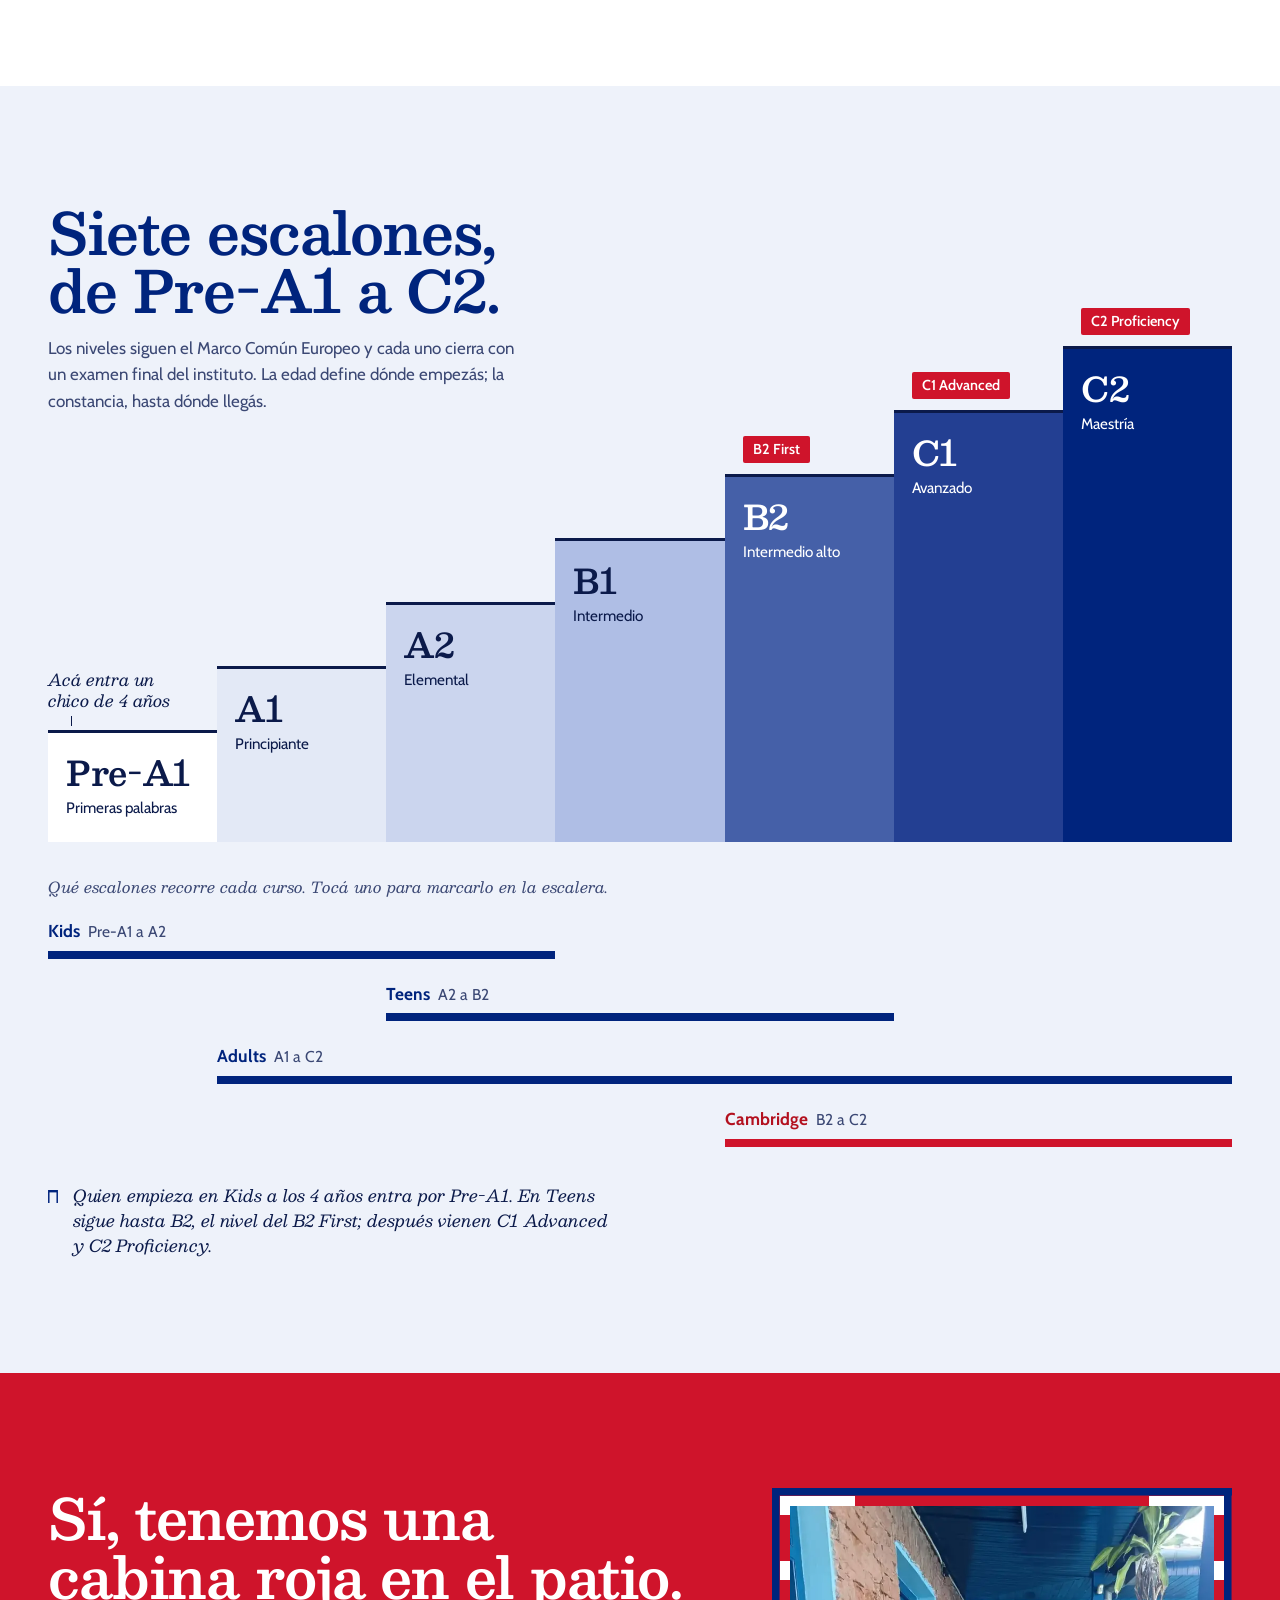
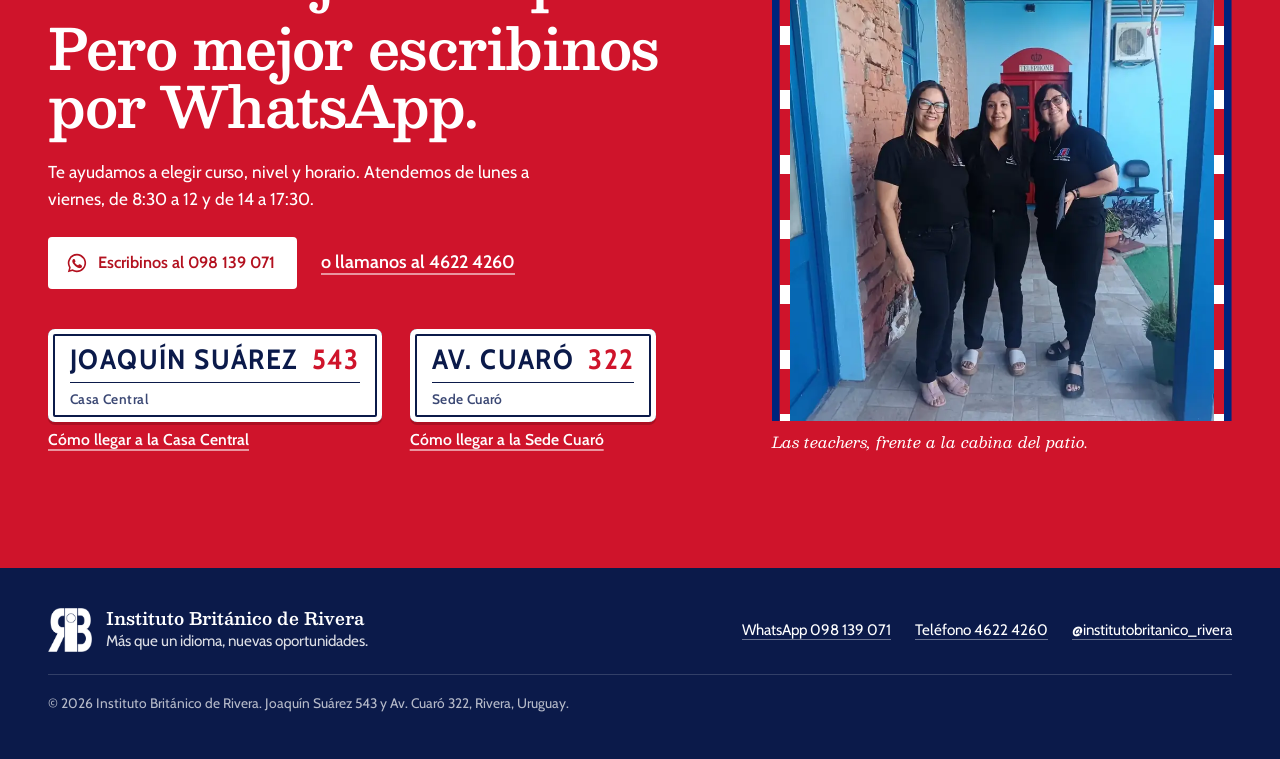
<file: prototypes/b/index.html>
<!DOCTYPE html>
<html lang="es-UY">
<head>
<meta charset="UTF-8" />
<meta name="viewport" content="width=device-width, initial-scale=1.0, viewport-fit=cover" />
<title>Instituto Británico de Rivera — Inglés para chicos, adolescentes y adultos</title>
<meta name="description" content="Detrás de esta puerta, Rivera aprende inglés hace 36 años. Chicos desde los 4 años, adolescentes, adultos y exámenes de Cambridge. Joaquín Suárez 543 y Av. Cuaró 322." />
<meta name="theme-color" content="#FFFFFF" />
<link rel="icon" href="../../assets/logo-mark.png" />
<!-- The facade is the first thing to paint: ask for it before fonts and styles -->
<link rel="preload" as="image" href="../../assets/photos/fachada.webp" imagesrcset="../../assets/photos/fachada-800.webp 800w, ../../assets/photos/fachada.webp 1440w" imagesizes="(max-width: 599px) 100vw, 94vw" fetchpriority="high" />
<link rel="preconnect" href="https://fonts.googleapis.com" />
<link rel="preconnect" href="https://fonts.gstatic.com" crossorigin="anonymous" />
<link href="https://fonts.googleapis.com/css2?family=Besley:ital,wght@0,400..900;1,400..900&amp;family=Cabin:ital,wdth,wght@0,75..100,400..700;1,75..100,400..700&amp;display=swap" rel="stylesheet" />
<link rel="stylesheet" href="styles.css" />
<script>
  /* The step-through only runs for people who are fine with motion; everyone else gets the same two photographs, still. */
  if (!window.matchMedia("(prefers-reduced-motion: reduce)").matches) document.documentElement.classList.add("motion");
  /* Desktop shows the menu inline from the first paint; script.js keeps this in sync and drops the popover there. */
  if (window.matchMedia("(min-width: 900px)").matches) document.documentElement.classList.add("nav-wide");
</script>
</head>
<body>

<a class="skip" href="#contenido">Saltar al contenido</a>

<!-- ============ HEADER ============ -->
<header class="top" id="top">
  <div class="wrap top-in">
    <a class="brand" href="#inicio" aria-label="Instituto Británico de Rivera, inicio">
      <img src="../../assets/logo-mark.png" alt="" width="40" height="40" />
      <span class="brand-name">Instituto Británico <span>de Rivera</span></span>
    </a>
    <nav class="nav" aria-label="Secciones">
      <button class="menu-btn" id="menuBtn" type="button" popovertarget="navList" aria-controls="navList" aria-expanded="false">
        <svg class="menu-ico" viewBox="0 0 20 14" aria-hidden="true"><path d="M0 1h20M0 7h20M0 13h20" stroke="currentColor" stroke-width="2" fill="none"/></svg>
        <span>Menú</span>
      </button>
      <ul class="nav-list" id="navList" popover="auto">
        <li><a href="#cursos">Cursos</a></li>
        <li><a href="#niveles">Niveles</a></li>
        <li><a href="#contacto">Contacto</a></li>
        <li class="nav-wa">
          <a class="btn btn-red" href="https://wa.me/59898139071?text=Hola%2C%20quiero%20informaci%C3%B3n%20sobre%20los%20cursos%20de%20ingl%C3%A9s." target="_blank" rel="noopener">
            <svg class="ico" viewBox="0 0 24 24" aria-hidden="true"><path d="M12 2a10 10 0 0 0-8.6 15.1L2 22l5-1.3A10 10 0 1 0 12 2Zm0 18.2c-1.5 0-3-.4-4.3-1.2l-.3-.2-3 .8.8-2.9-.2-.3A8.2 8.2 0 1 1 12 20.2Zm4.5-6.1c-.2-.1-1.5-.7-1.7-.8-.2-.1-.4-.1-.6.1l-.8 1c-.1.2-.3.2-.5.1a6.7 6.7 0 0 1-3.3-2.9c-.2-.4.2-.4.7-1.3.1-.2 0-.3 0-.4l-.8-1.8c-.2-.5-.4-.4-.6-.4h-.5a1 1 0 0 0-.7.3 3 3 0 0 0-.9 2.2 5.2 5.2 0 0 0 1.1 2.7 11.8 11.8 0 0 0 4.5 4c1.7.7 2.3.8 3.2.6.5-.1 1.5-.6 1.7-1.2.2-.6.2-1.1.1-1.2l-.4-.3Z"/></svg>
            WhatsApp 098 139 071
          </a>
        </li>
      </ul>
    </nav>
    <a class="btn btn-red btn-sm top-wa" href="https://wa.me/59898139071?text=Hola%2C%20quiero%20informaci%C3%B3n%20sobre%20los%20cursos%20de%20ingl%C3%A9s." target="_blank" rel="noopener" aria-label="Escribinos por WhatsApp">
      <svg class="ico" viewBox="0 0 24 24" aria-hidden="true"><path d="M12 2a10 10 0 0 0-8.6 15.1L2 22l5-1.3A10 10 0 1 0 12 2Zm0 18.2c-1.5 0-3-.4-4.3-1.2l-.3-.2-3 .8.8-2.9-.2-.3A8.2 8.2 0 1 1 12 20.2Zm4.5-6.1c-.2-.1-1.5-.7-1.7-.8-.2-.1-.4-.1-.6.1l-.8 1c-.1.2-.3.2-.5.1a6.7 6.7 0 0 1-3.3-2.9c-.2-.4.2-.4.7-1.3.1-.2 0-.3 0-.4l-.8-1.8c-.2-.5-.4-.4-.6-.4h-.5a1 1 0 0 0-.7.3 3 3 0 0 0-.9 2.2 5.2 5.2 0 0 0 1.1 2.7 11.8 11.8 0 0 0 4.5 4c1.7.7 2.3.8 3.2.6.5-.1 1.5-.6 1.7-1.2.2-.6.2-1.1.1-1.2l-.4-.3Z"/></svg>
      <span class="top-wa-txt">Escribinos</span>
    </a>
  </div>
</header>

<main id="contenido">

<!-- ============ HERO: la puerta ============ -->
<!-- The headline sits on the lintel, the way the sign sits over the real door.
     Phones: headline and the whole facade share one screen, which pins; the doorway opens onto the patio.
     Desktop: the headline scrolls away first, then the facade fills the screen and pins. -->
<section class="hero" id="inicio" aria-labelledby="hero-t">
  <div class="door-run" id="doorRun">
    <div class="door-stage" id="doorStage">
      <div class="wrap hero-copy" id="heroCopy">
        <h1 id="hero-t"><span class="ln">Detrás de esta puerta,</span> <span class="ln">Rivera aprende inglés</span> <span class="ln">hace&nbsp;36&nbsp;años.</span></h1>
        <div class="hero-side">
          <p class="lede">Chicos desde los 4&nbsp;años, adolescentes y adultos, en grupos por edad y nivel. De la primera palabra a los exámenes de Cambridge.</p>
          <div class="actions">
            <a class="btn btn-red" href="https://wa.me/59898139071?text=Hola%2C%20quiero%20informaci%C3%B3n%20sobre%20los%20cursos%20de%20ingl%C3%A9s." target="_blank" rel="noopener">
              <svg class="ico" viewBox="0 0 24 24" aria-hidden="true"><path d="M12 2a10 10 0 0 0-8.6 15.1L2 22l5-1.3A10 10 0 1 0 12 2Zm0 18.2c-1.5 0-3-.4-4.3-1.2l-.3-.2-3 .8.8-2.9-.2-.3A8.2 8.2 0 1 1 12 20.2Zm4.5-6.1c-.2-.1-1.5-.7-1.7-.8-.2-.1-.4-.1-.6.1l-.8 1c-.1.2-.3.2-.5.1a6.7 6.7 0 0 1-3.3-2.9c-.2-.4.2-.4.7-1.3.1-.2 0-.3 0-.4l-.8-1.8c-.2-.5-.4-.4-.6-.4h-.5a1 1 0 0 0-.7.3 3 3 0 0 0-.9 2.2 5.2 5.2 0 0 0 1.1 2.7 11.8 11.8 0 0 0 4.5 4c1.7.7 2.3.8 3.2.6.5-.1 1.5-.6 1.7-1.2.2-.6.2-1.1.1-1.2l-.4-.3Z"/></svg>
              Escribinos por WhatsApp
            </a>
            <a class="link hero-more" href="#cursos">Ver los cursos</a>
          </div>
        </div>
      </div>

      <div class="door-scene" id="doorScene">
        <figure class="facade">
          <div class="frame facade-frame">
            <div class="facade-ph" id="facadePh">
              <img id="facadeImg" src="../../assets/photos/fachada.webp" srcset="../../assets/photos/fachada-800.webp 800w, ../../assets/photos/fachada.webp 1440w" sizes="(max-width: 599px) 100vw, 94vw" alt="Fachada de piedra de la Casa Central, con el cartel del Instituto Británico de Rivera y un grupo de estudiantes frente a la puerta azul enmarcada en rojo, blanco y azul" width="1440" height="821" fetchpriority="high" />
            </div>
          </div>
          <figcaption class="cap facade-cap">La puerta de la Casa Central, en Joaquín Suárez 543.</figcaption>
        </figure>

        <figure class="patio" id="patio">
          <div class="lintel patio-frame">
            <div class="patio-ph">
              <img id="patioImg" src="../../assets/photos/patio.webp" srcset="../../assets/photos/patio-800.webp 800w, ../../assets/photos/patio.webp 1440w" sizes="100vw" alt="Unos treinta chicos y adolescentes con su teacher bajo un paraguas, frente a la pared azul del patio" width="1440" height="1080" loading="lazy" fetchpriority="low" />
            </div>
          </div>
        </figure>

        <div class="pframe" id="pframe" aria-hidden="true"></div>

        <p class="door-cue" id="doorCue" aria-hidden="true">Bajá para pasar</p>

        <p class="pasa-plaque" id="pasa"><span class="pasa">Pasá.</span> <span class="pasa-sub">Del otro lado de la puerta, el patio.</span></p>
      </div>
    </div>
  </div>
</section>

<!-- ============ CURSOS: las aulas ============ -->
<section class="sec rooms-sec" id="cursos" aria-labelledby="cursos-t">
  <div class="wrap">
    <header class="sec-head">
      <h2 id="cursos-t">Un aula para cada etapa.</h2>
      <p>Grupos armados por edad y nivel, con la misma teacher durante todo el año. Empezá por la edad de quien va a estudiar.</p>
    </header>

    <div class="rooms">
      <article class="room room-lg" id="kids" aria-labelledby="kids-t">
        <h3 class="room-name" id="kids-t">Kids</h3>
        <div class="lintel room-ph">
          <img src="../../assets/photos/cooking.webp" srcset="../../assets/photos/cooking-800.webp 800w, ../../assets/photos/cooking.webp 1440w" sizes="(max-width: 599px) 100vw, (max-width: 899px) 50vw, 34vw" alt="Chicos de Children 2 con gorros de cocinero, sacándose una selfie con su teacher" width="1440" height="1080" loading="lazy" style="--op: 60% 50%; --op-m: 58% 50%" />
        </div>
        <p class="room-who">Desde los 4&nbsp;años</p>
        <p class="room-lvl">Niveles Pre-A1 a A2</p>
        <p class="room-txt">Los más chicos aprenden jugando: canciones, cuentos, proyectos y rutinas que hacen del inglés el mejor momento de la semana. La pronunciación se trabaja desde el primer día.</p>
        <a class="link" href="https://wa.me/59898139071?text=Hola%2C%20quiero%20informaci%C3%B3n%20sobre%20el%20curso%20Kids." target="_blank" rel="noopener">Consultar horarios de Kids</a>
      </article>

      <article class="room room-lg" id="teens" aria-labelledby="teens-t">
        <h3 class="room-name" id="teens-t">Teens</h3>
        <div class="lintel room-ph">
          <img src="../../assets/photos/teens-15.webp" srcset="../../assets/photos/teens-15-800.webp 800w, ../../assets/photos/teens-15.webp 1203w" sizes="(max-width: 599px) 100vw, (max-width: 899px) 50vw, 25vw" alt="Un grupo de adolescentes festejando en clase alrededor de una torta" width="1203" height="1600" loading="lazy" style="--op: 50% 42%; --op-m: 50% 84%" />
        </div>
        <p class="room-who">Adolescentes</p>
        <p class="room-lvl">Niveles A2 a B2</p>
        <p class="room-txt">Un avance firme durante el liceo, con seguimiento por nivel y preparación gradual para el B2&nbsp;First. Grupos de su misma edad, para que se animen a hablar.</p>
        <a class="link" href="https://wa.me/59898139071?text=Hola%2C%20quiero%20informaci%C3%B3n%20sobre%20el%20curso%20Teens." target="_blank" rel="noopener">Consultar horarios de Teens</a>
      </article>

      <article class="room room-sm" id="adults" aria-labelledby="adults-t">
        <h3 class="room-name" id="adults-t">Adults</h3>
        <div class="lintel room-ph">
          <img src="../../assets/photos/adults.webp" srcset="../../assets/photos/adults-800.webp 800w, ../../assets/photos/adults.webp 1200w" sizes="(max-width: 899px) 130px, 25vw" alt="Clase de la noche alrededor de una mesa roja, con la teacher de pie al fondo" width="1200" height="1600" loading="lazy" style="--op: 50% 62%; --op-m: 50% 62%" />
        </div>
        <p class="room-who">Adultos</p>
        <p class="room-lvl">Niveles A1 a C2</p>
        <p class="room-txt">Empezás desde cero o retomás donde lo dejaste. Horarios para quienes trabajan o estudian, formación intensiva si tenés apuro y también clases virtuales.</p>
        <a class="link" href="https://wa.me/59898139071?text=Hola%2C%20quiero%20informaci%C3%B3n%20sobre%20los%20cursos%20para%20adultos." target="_blank" rel="noopener">Consultar horarios para adultos</a>
      </article>

      <article class="room room-sm" id="exams" aria-labelledby="exams-t">
        <h3 class="room-name" id="exams-t">Exams</h3>
        <div class="lintel room-ph">
          <img src="../../assets/photos/oral-adult.webp" srcset="../../assets/photos/oral-adult-800.webp 800w, ../../assets/photos/oral-adult.webp 1200w" sizes="(max-width: 899px) 130px, 25vw" alt="Examen oral: dos estudiantes sentados frente a la examinadora" width="1200" height="1600" loading="lazy" style="--op: 50% 40%; --op-m: 50% 40%" />
        </div>
        <p class="room-who">Exámenes de Cambridge</p>
        <p class="room-lvl">Niveles B2 a C2</p>
        <p class="room-txt">Preparación específica para B2&nbsp;First, C1&nbsp;Advanced y C2&nbsp;Proficiency, con simulacros escritos y orales en condiciones reales de examen.</p>
        <a class="link" href="https://wa.me/59898139071?text=Hola%2C%20quiero%20informaci%C3%B3n%20sobre%20la%20preparaci%C3%B3n%20para%20Cambridge." target="_blank" rel="noopener">Consultar por Cambridge</a>
      </article>
    </div>

    <div class="also">
      <h3 class="also-t">También en la casa</h3>
      <ul class="also-list">
        <li>
          <h4>Business <span>para empresas, desde B1</span></h4>
          <p>Inglés para reuniones, presentaciones y correos de trabajo. En grupo, en tu empresa o con convenios para todo tu equipo.</p>
          <a class="link" href="https://wa.me/59898139071?text=Hola%2C%20quiero%20una%20propuesta%20de%20ingl%C3%A9s%20para%20mi%20empresa." target="_blank" rel="noopener">Pedir una propuesta</a>
        </li>
        <li>
          <h4>Speaking <span>talleres, todos los niveles</span></h4>
          <p>Talleres de conversación e intensivos para ganar fluidez en menos tiempo, como complemento de cualquier curso.</p>
          <a class="link" href="https://wa.me/59898139071?text=Hola%2C%20quiero%20informaci%C3%B3n%20sobre%20los%20talleres%20de%20conversaci%C3%B3n." target="_blank" rel="noopener">Consultar por los talleres</a>
        </li>
      </ul>
    </div>
  </div>
</section>

<!-- ============ NIVELES: la escalera ============ -->
<section class="sec levels" id="niveles" aria-labelledby="niveles-t">
  <div class="wrap">
    <div class="stair-box">
      <header class="sec-head levels-head">
        <h2 id="niveles-t">Siete escalones, de Pre-A1 a&nbsp;C2.</h2>
        <p>Los niveles siguen el Marco Común Europeo y cada uno cierra con un examen final del instituto. La edad define dónde empezás; la constancia, hasta dónde llegás.</p>
      </header>

      <div class="stairs-area">
        <p class="st-start" aria-hidden="true">Acá entra un chico de 4&nbsp;años</p>
        <ol class="stairs" id="stairs" aria-label="Los siete niveles, de Pre-A1 a C2">
          <li style="--i:0"><b>Pre-A1</b><span>Primeras palabras</span></li>
          <li style="--i:1"><b>A1</b><span>Principiante</span></li>
          <li style="--i:2"><b>A2</b><span>Elemental</span></li>
          <li style="--i:3"><b>B1</b><span>Intermedio</span></li>
          <li style="--i:4" class="ex"><b>B2</b><span>Intermedio alto</span><i>B2 First</i></li>
          <li style="--i:5" class="ex"><b>C1</b><span>Avanzado</span><i>C1 Advanced</i></li>
          <li style="--i:6" class="ex"><b>C2</b><span>Maestría</span><i>C2 Proficiency</i></li>
        </ol>
      </div>
      <!-- Phones: the steps are too narrow for the names, so they are spelled out right under the stairs -->
      <ul class="st-legend" aria-hidden="true">
        <li><b>Pre-A1</b> Primeras palabras</li>
        <li><b>A1</b> Principiante</li>
        <li><b>A2</b> Elemental</li>
        <li><b>B1</b> Intermedio</li>
        <li><b>B2</b> Intermedio alto</li>
        <li><b>C1</b> Avanzado</li>
        <li><b>C2</b> Maestría</li>
      </ul>
    </div>

    <p class="cap ranges-hint" id="rangesHint">Qué escalones recorre cada curso. Tocá uno para marcarlo en la escalera.</p>
    <div class="ranges" id="ranges" role="group" aria-labelledby="rangesHint">
      <button type="button" class="range" style="--s:1;--e:4" data-from="0" data-to="2" aria-pressed="false"><b>Kids</b> <span>Pre-A1 a A2</span></button>
      <button type="button" class="range" style="--s:3;--e:6" data-from="2" data-to="4" aria-pressed="false"><b>Teens</b> <span>A2 a B2</span></button>
      <button type="button" class="range" style="--s:2;--e:8" data-from="1" data-to="6" aria-pressed="false"><b>Adults</b> <span>A1 a C2</span></button>
      <button type="button" class="range range-x" style="--s:5;--e:8" data-from="4" data-to="6" aria-pressed="false"><b>Cambridge</b> <span>B2 a C2</span></button>
    </div>

    <p class="levels-note">Quien empieza en Kids a los 4&nbsp;años entra por Pre-A1. En Teens sigue hasta B2, el nivel del B2&nbsp;First; después vienen C1&nbsp;Advanced y C2&nbsp;Proficiency.</p>
  </div>
</section>

<!-- ============ CONTACTO: la cabina ============ -->
<section class="contact" id="contacto" aria-labelledby="contacto-t">
  <div class="wrap contact-grid">
    <h2 class="contact-h" id="contacto-t"><span class="ln">Sí, tenemos una cabina roja en el patio.</span> <span class="ln">Pero mejor escribinos por WhatsApp.</span></h2>

    <figure class="booth">
      <div class="frame booth-frame">
        <img src="../../assets/photos/cabina.webp" srcset="../../assets/photos/cabina-800.webp 800w, ../../assets/photos/cabina.webp 1319w" sizes="(max-width: 899px) 100vw, 460px" alt="Tres teachers con el uniforme negro del instituto en un pasillo celeste, con la cabina telefónica roja detrás" width="1319" height="1600" loading="lazy" />
      </div>
      <figcaption class="cap">Las teachers, frente a la cabina del patio.</figcaption>
    </figure>

    <div class="contact-body">
      <p class="contact-lede">Te ayudamos a elegir curso, nivel y horario. Atendemos de lunes a viernes, de 8:30 a 12 y de 14 a 17:30.</p>
      <div class="actions">
        <a class="btn btn-white" href="https://wa.me/59898139071?text=Hola%2C%20quiero%20informaci%C3%B3n%20sobre%20los%20cursos%20de%20ingl%C3%A9s." target="_blank" rel="noopener">
          <svg class="ico" viewBox="0 0 24 24" aria-hidden="true"><path d="M12 2a10 10 0 0 0-8.6 15.1L2 22l5-1.3A10 10 0 1 0 12 2Zm0 18.2c-1.5 0-3-.4-4.3-1.2l-.3-.2-3 .8.8-2.9-.2-.3A8.2 8.2 0 1 1 12 20.2Zm4.5-6.1c-.2-.1-1.5-.7-1.7-.8-.2-.1-.4-.1-.6.1l-.8 1c-.1.2-.3.2-.5.1a6.7 6.7 0 0 1-3.3-2.9c-.2-.4.2-.4.7-1.3.1-.2 0-.3 0-.4l-.8-1.8c-.2-.5-.4-.4-.6-.4h-.5a1 1 0 0 0-.7.3 3 3 0 0 0-.9 2.2 5.2 5.2 0 0 0 1.1 2.7 11.8 11.8 0 0 0 4.5 4c1.7.7 2.3.8 3.2.6.5-.1 1.5-.6 1.7-1.2.2-.6.2-1.1.1-1.2l-.4-.3Z"/></svg>
          Escribinos al 098&nbsp;139&nbsp;071
        </a>
        <a class="link link-light" href="tel:+59846224260">o llamanos al 4622&nbsp;4260</a>
      </div>

      <ul class="plates" aria-label="Las dos sedes">
        <li>
          <a class="plate-link" href="https://www.google.com/maps/search/?api=1&amp;query=Joaqu%C3%ADn%20Su%C3%A1rez%20543%2C%20Rivera%2C%20Uruguay" target="_blank" rel="noopener">
            <span class="plate"><span class="plate-st">Joaquín Suárez</span><span class="plate-no">543</span><span class="plate-sub">Casa Central</span></span>
            <span class="plate-how">Cómo llegar a la Casa Central</span>
          </a>
        </li>
        <li>
          <a class="plate-link" href="https://www.google.com/maps/search/?api=1&amp;query=Av.%20Cuar%C3%B3%20322%2C%20Rivera%2C%20Uruguay" target="_blank" rel="noopener">
            <span class="plate"><span class="plate-st">Av. Cuaró</span><span class="plate-no">322</span><span class="plate-sub">Sede Cuaró</span></span>
            <span class="plate-how">Cómo llegar a la Sede Cuaró</span>
          </a>
        </li>
      </ul>
    </div>
  </div>
</section>

</main>

<!-- ============ FOOTER ============ -->
<footer class="foot">
  <div class="wrap foot-in">
    <div class="foot-brand">
      <img src="../../assets/logo-mark-white.png" alt="" width="44" height="44" loading="lazy" />
      <p><b>Instituto Británico de Rivera</b> Más que un idioma, nuevas oportunidades.</p>
    </div>
    <ul class="foot-links">
      <li><a href="https://wa.me/59898139071" target="_blank" rel="noopener">WhatsApp 098 139 071</a></li>
      <li><a href="tel:+59846224260">Teléfono 4622 4260</a></li>
      <li><a href="https://www.instagram.com/institutobritanico_rivera/" target="_blank" rel="noopener">@institutobritanico_rivera</a></li>
    </ul>
    <p class="foot-c">© 2026 Instituto Británico de Rivera. Joaquín Suárez 543 y Av. Cuaró 322, Rivera, Uruguay.</p>
  </div>
</footer>

<script src="script.js"></script>
</body>
</html>
</file>
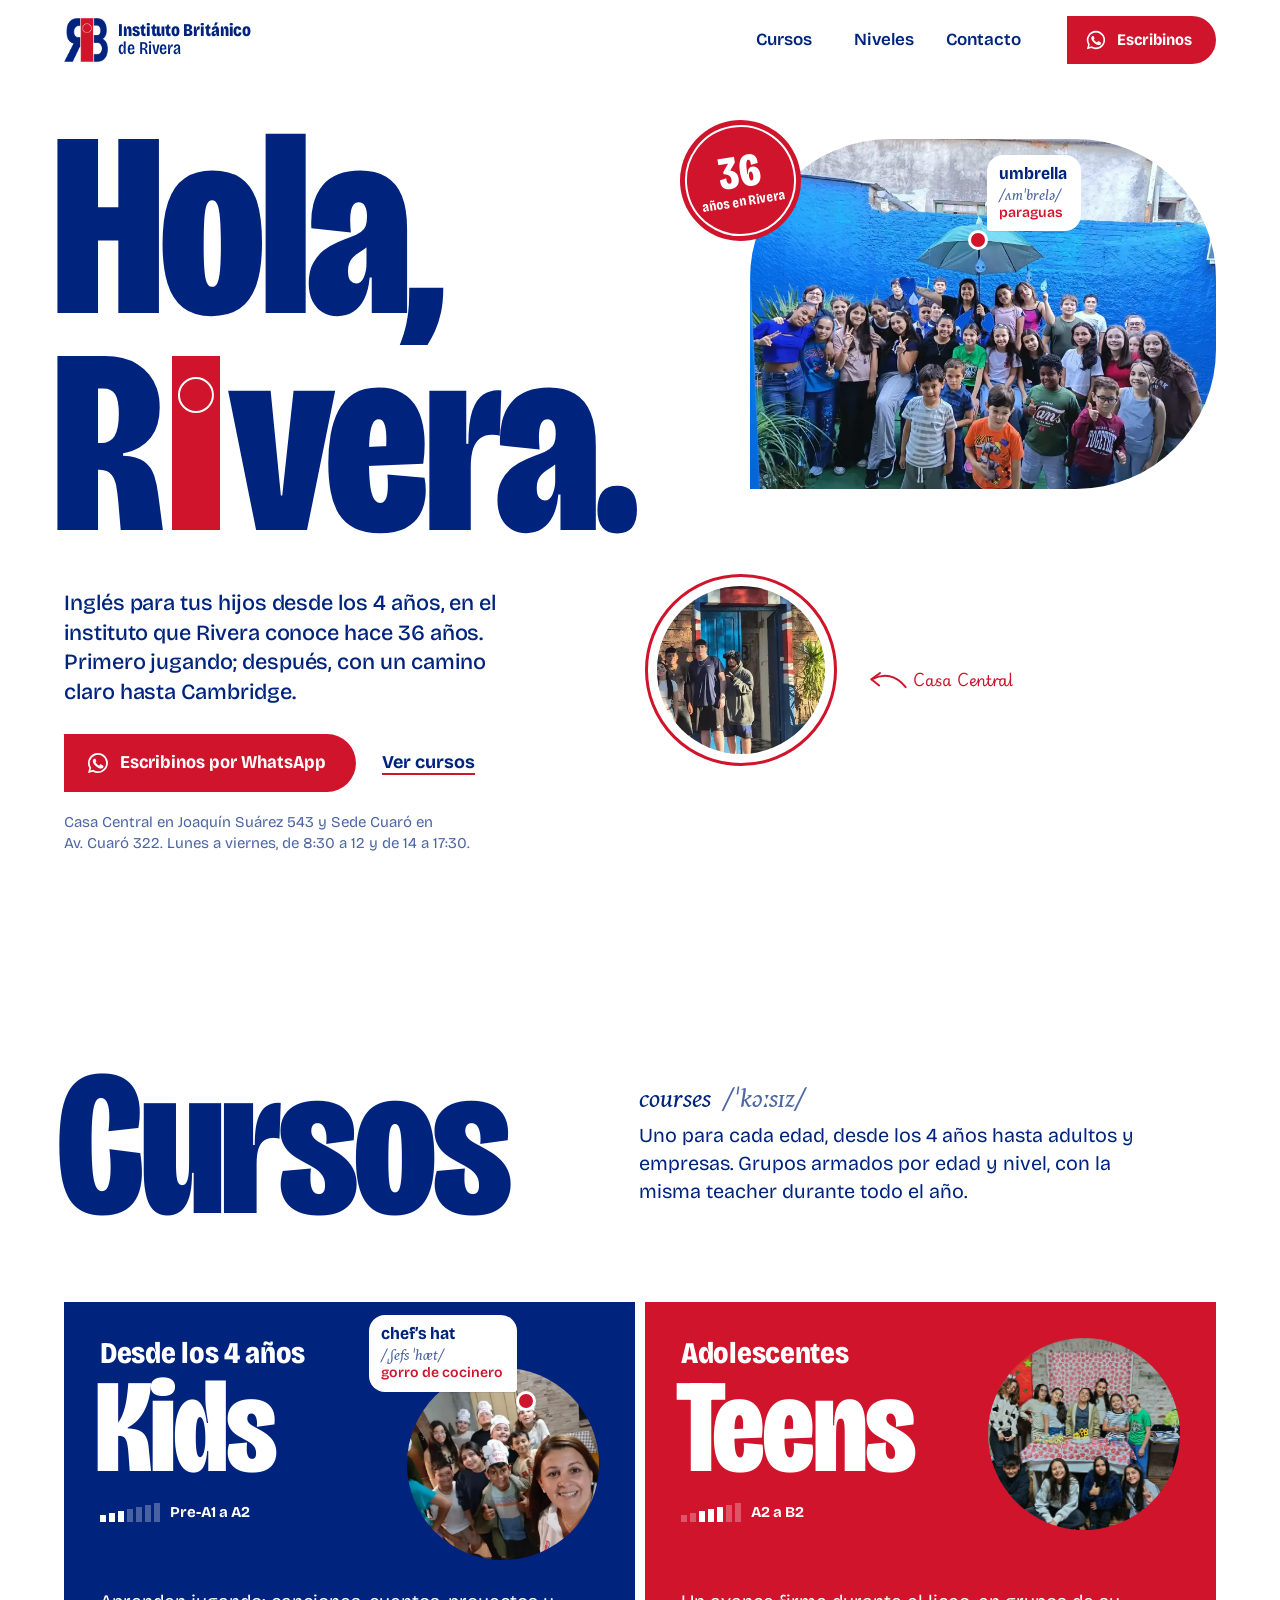
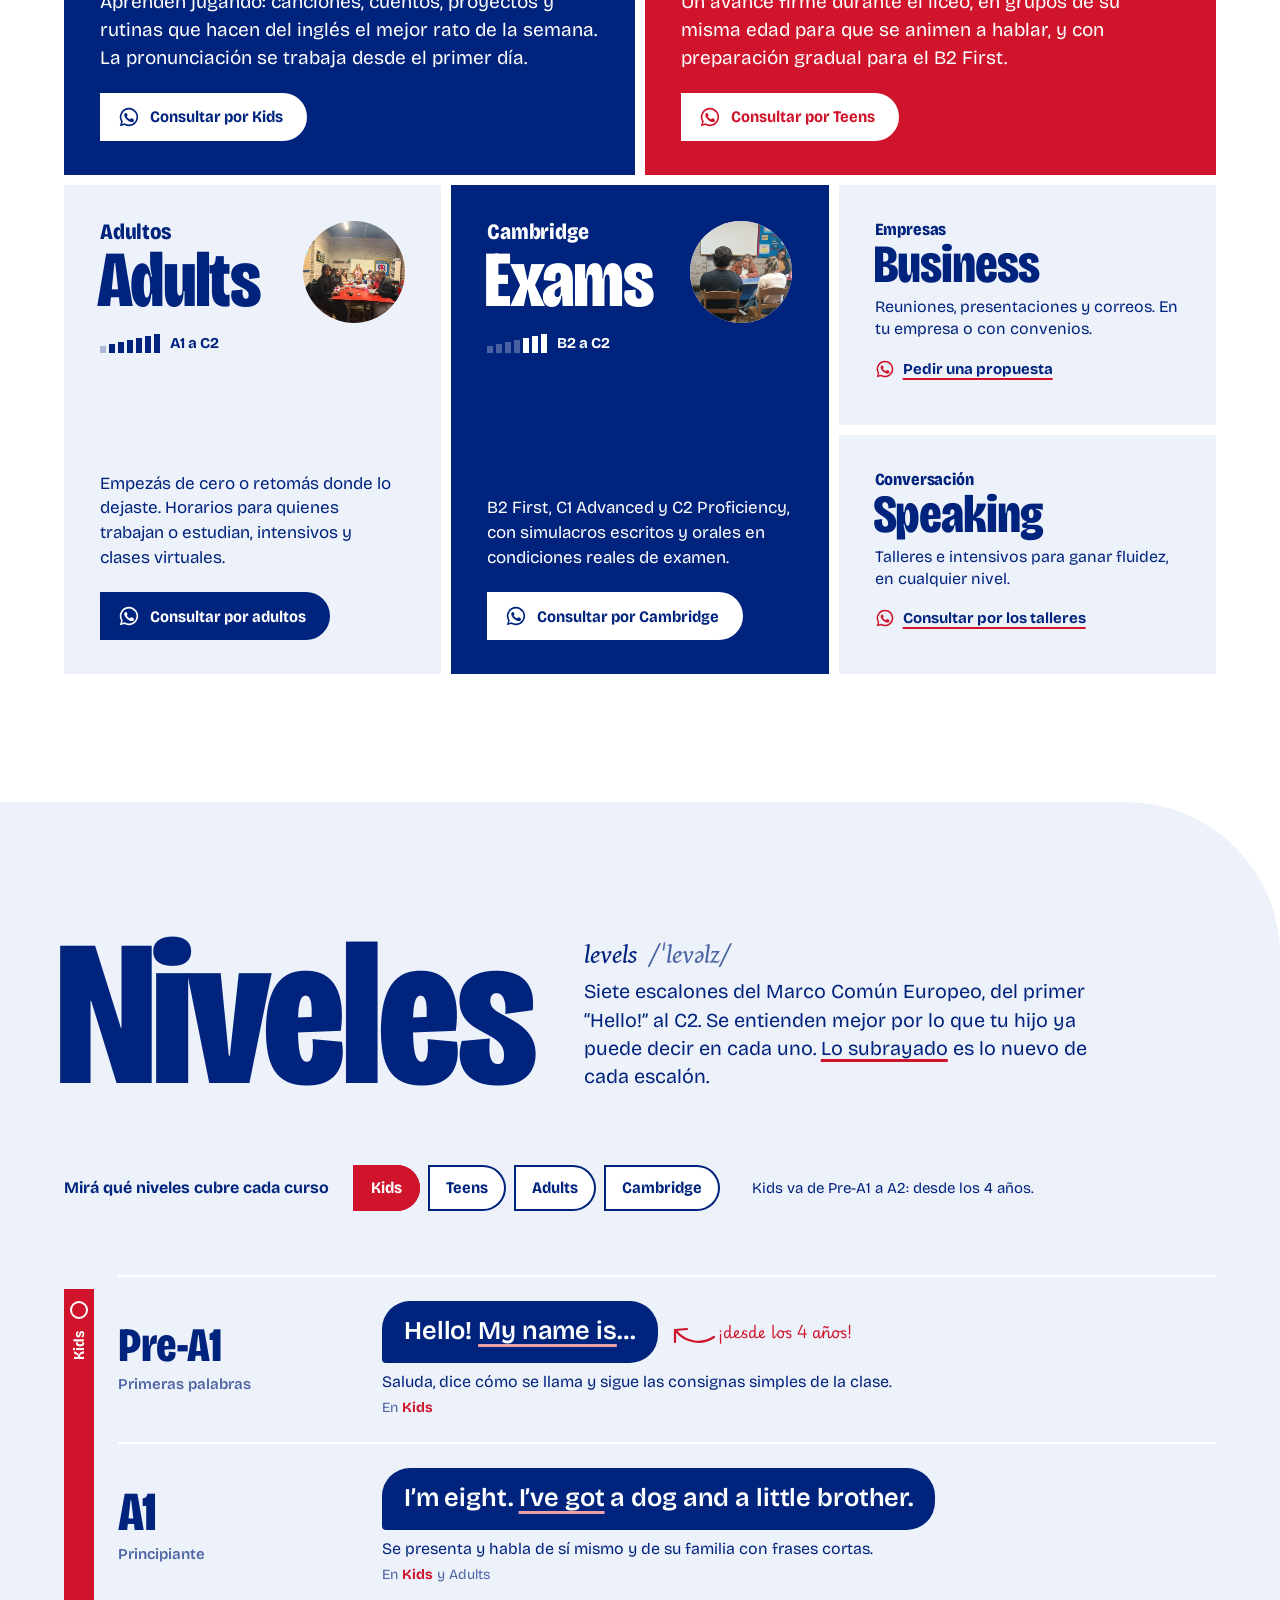
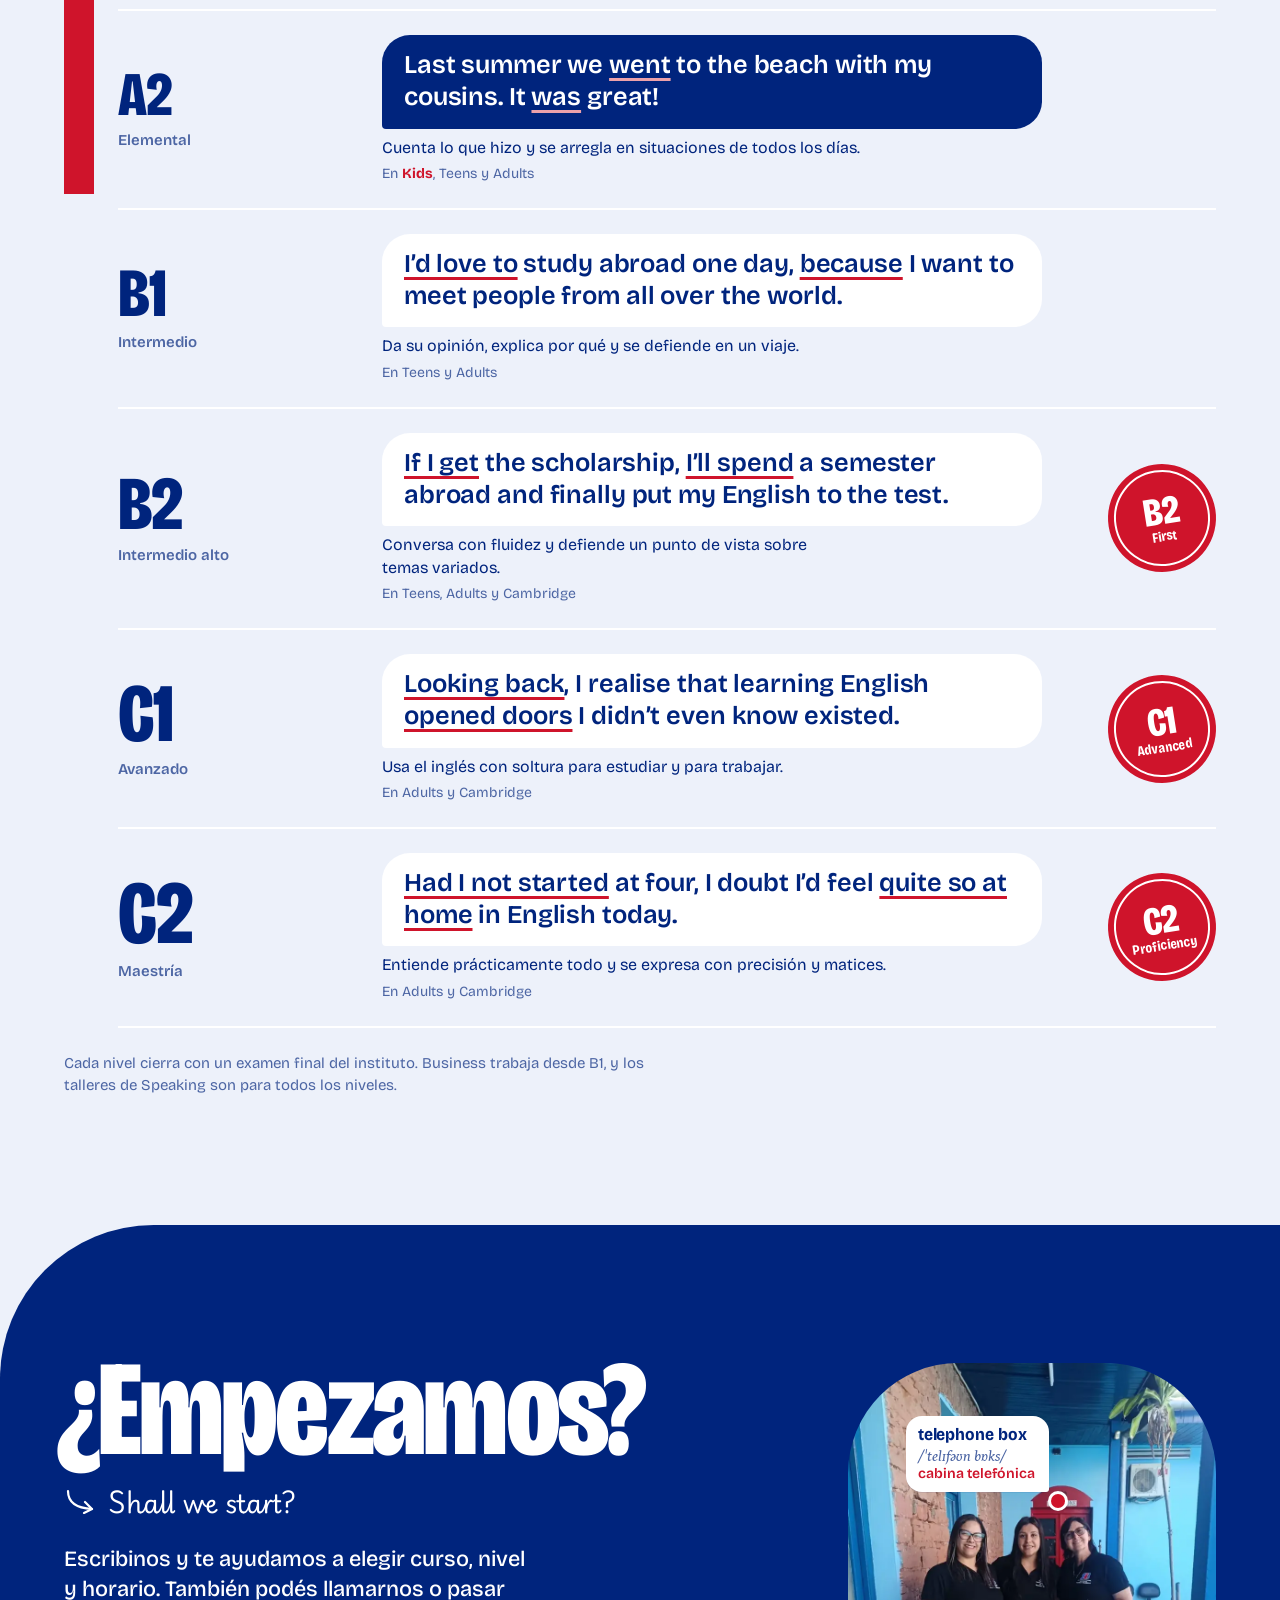
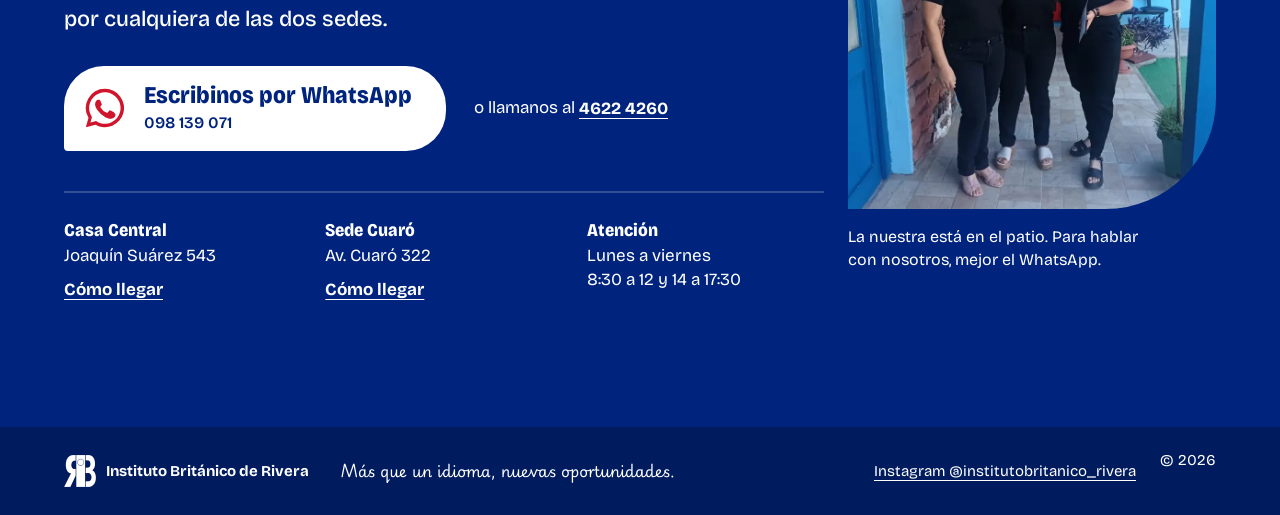
<file: prototypes/c/index.html>
<!DOCTYPE html>
<html lang="es-UY">
<head>
<meta charset="UTF-8" />
<meta name="viewport" content="width=device-width, initial-scale=1, viewport-fit=cover" />
<title>Instituto Británico de Rivera — Inglés para chicos, adolescentes y adultos</title>
<meta name="description" content="Inglés en Rivera hace 36 años: chicos desde los 4 años, adolescentes, adultos, empresas y exámenes de Cambridge. Joaquín Suárez 543 y Av. Cuaró 322." />
<meta name="theme-color" content="#FFFFFF" />
<link rel="icon" href="../../assets/logo-mark.png" />
<link rel="preconnect" href="https://fonts.googleapis.com" />
<link rel="preconnect" href="https://fonts.gstatic.com" crossorigin="anonymous" />
<link rel="stylesheet" href="https://fonts.googleapis.com/css2?family=Bricolage+Grotesque:opsz,wdth,wght@12..96,75..100,200..800&amp;family=Gentium+Book+Plus:ital@1&amp;family=Playwrite+GB+S:wght@300..400&amp;display=swap" />
<link rel="preload" as="image" href="../../assets/photos/patio-800.webp" imagesrcset="../../assets/photos/patio-800.webp 800w, ../../assets/photos/patio.webp 1440w" imagesizes="(min-width: 1024px) 40vw, 92vw" />
<link rel="stylesheet" href="styles.css" />
<script>document.documentElement.classList.add("js")</script>
</head>
<body>

<a class="skip" href="#cursos">Saltar al contenido</a>

<!-- ============ HEADER ============ -->
<header class="top" id="top">
  <div class="wrap top-in">
    <a class="brand" href="#inicio" aria-label="Instituto Británico de Rivera, inicio">
      <img src="../../assets/logo-mark.png" alt="" width="44" height="44" />
      <span class="brand-name">Instituto Británico <span>de Rivera</span></span>
    </a>

    <nav class="nav" id="nav" aria-label="Secciones">
      <ul class="nav-list">
        <li><a href="#cursos"><span class="flip" data-flip="hover"><span class="face">Cursos</span><span class="face" lang="en" aria-hidden="true">Courses</span></span><small class="nav-gloss" lang="en" aria-hidden="true">courses</small></a></li>
        <li><a href="#niveles"><span class="flip" data-flip="hover"><span class="face">Niveles</span><span class="face" lang="en" aria-hidden="true">Levels</span></span><small class="nav-gloss" lang="en" aria-hidden="true">levels</small></a></li>
        <li><a href="#contacto"><span class="flip" data-flip="hover"><span class="face">Contacto</span><span class="face" lang="en" aria-hidden="true">Contact</span></span><small class="nav-gloss" lang="en" aria-hidden="true">contact</small></a></li>
      </ul>
      <div class="nav-foot">
        <a class="btn btn-red btn-lg" href="https://wa.me/59898139071?text=Hola%2C%20quiero%20informaci%C3%B3n%20sobre%20los%20cursos%20de%20ingl%C3%A9s." target="_blank" rel="noopener">
          <svg class="ico" viewBox="0 0 24 24" aria-hidden="true"><use href="#i-wa" /></svg>
          Escribinos por WhatsApp
        </a>
        <p>Teléfono <a href="tel:+59846224260">4622 4260</a><br />Lunes a viernes, 8:30 a 12 y 14 a 17:30</p>
      </div>
    </nav>

    <a class="btn btn-red top-cta" href="https://wa.me/59898139071?text=Hola%2C%20quiero%20informaci%C3%B3n%20sobre%20los%20cursos%20de%20ingl%C3%A9s." target="_blank" rel="noopener">
      <svg class="ico" viewBox="0 0 24 24" aria-hidden="true"><use href="#i-wa" /></svg>
      Escribinos
    </a>
    <button class="menu-btn" id="menuBtn" type="button" aria-expanded="false" aria-controls="nav">
      <span class="menu-btn-t">Menú</span>
      <span class="menu-btn-i" aria-hidden="true"><i></i><i></i></span>
    </button>
  </div>
</header>

<main>

<!-- ============ HERO ============ -->
<section class="hero" id="inicio">
  <div class="wrap hero-grid">

    <h1 class="hello">
      <span class="sr-only"><span lang="en">Hello</span>, Rivera. Instituto Británico de Rivera: inglés para chicos desde los 4 años, adolescentes y adultos.</span>
      <span class="hello-vis" id="hello" aria-hidden="true">
        <span class="hello-ln">H<span class="flip hello-tail" data-flip="hero"><span class="face" lang="en">ello,</span><span class="face" lang="es">ola,</span></span></span>
        <span class="hello-ln">R<span class="ibar"></span>vera.</span>
      </span>
    </h1>

    <div class="hero-copy">
      <p class="hero-lede">Inglés para tus hijos desde los 4&nbsp;años, en el instituto que Rivera conoce hace 36&nbsp;años. Primero jugando; después, con un camino claro hasta Cambridge.</p>
      <div class="hero-cta" id="heroCta">
        <a class="btn btn-red btn-lg" href="https://wa.me/59898139071?text=Hola%2C%20quiero%20informaci%C3%B3n%20sobre%20los%20cursos%20de%20ingl%C3%A9s." target="_blank" rel="noopener">
          <svg class="ico" viewBox="0 0 24 24" aria-hidden="true"><use href="#i-wa" /></svg>
          Escribinos por WhatsApp
        </a>
        <a class="link" href="#cursos">Ver cursos</a>
      </div>
    </div>

    <div class="hero-art">
      <div class="ph ph-bubble hero-patio">
        <img src="../../assets/photos/patio-800.webp" srcset="../../assets/photos/patio-800.webp 800w, ../../assets/photos/patio.webp 1440w" sizes="(min-width: 1024px) 40vw, 92vw" width="1440" height="1080" alt="Chicos y adolescentes con su teacher, que sostiene un paraguas, frente a la pared azul del patio del instituto" fetchpriority="high" />
        <span class="tag tag--r" style="--x:49%;--y:29%" aria-hidden="true">
          <span class="tag-pin"></span>
          <span class="tag-card"><b lang="en">umbrella</b><i>/ʌmˈbrelə/</i><span>paraguas</span></span>
        </span>
      </div>
      <p class="stamp seal"><span><b>36</b> años en Rivera</span></p>
      <div class="ph ph-dot hero-door">
        <img src="../../assets/photos/fachada.webp" srcset="../../assets/photos/fachada-800.webp 800w, ../../assets/photos/fachada.webp 1440w" sizes="(min-width: 1024px) 34vw, 110vw" width="1440" height="821" alt="La puerta de la Casa Central, en Joaquín Suárez 543, con el marco pintado de rojo, blanco y azul y estudiantes adelante" loading="lazy" />
      </div>
      <p class="note hero-note" aria-hidden="true">Casa Central
        <svg viewBox="0 0 46 34"><path d="M3 24C14 10 28 8 41 15" /><path d="M32 8l10 7-9 7" /></svg>
      </p>
    </div>

    <p class="hero-where">Casa Central en Joaquín Suárez&nbsp;543 y Sede Cuaró en Av.&nbsp;Cuaró&nbsp;322. Lunes a viernes, de 8:30 a 12 y de 14 a 17:30.</p>
  </div>
</section>

<!-- ============ CURSOS ============ -->
<section class="sec courses" id="cursos" aria-labelledby="cursos-t">
  <div class="wrap">
    <header class="entry">
      <h2 class="entry-word" id="cursos-t">
        <span class="sr-only">Cursos</span>
        <span class="flip" data-flip="intro" aria-hidden="true"><span class="face" lang="es">Cursos</span><span class="face" lang="en">Courses</span></span>
      </h2>
      <p class="entry-gloss" lang="en" aria-hidden="true">courses <i>/ˈkɔːsɪz/</i></p>
      <p class="entry-def">Uno para cada edad, desde los 4 años hasta adultos y empresas. Grupos armados por edad y nivel, con la misma teacher durante todo el año.</p>
    </header>

    <div class="cgrid">

      <article class="course c-kids">
        <div class="c-head">
          <h3><span class="c-age">Desde los 4&nbsp;años</span> <span class="c-name" lang="en">Kids</span></h3>
          <a class="lvscale" href="#niveles" data-course="kids" aria-label="Niveles Pre-A1 a A2, ver en Niveles">
              <span class="lvscale-b" aria-hidden="true"><i class="on"></i><i class="on"></i><i class="on"></i><i></i><i></i><i></i><i></i></span>
              <span>Pre-A1 a A2</span>
            </a>
        </div>
        <div class="ph ph-dot c-ph">
          <img src="../../assets/photos/cooking-800.webp" srcset="../../assets/photos/cooking-800.webp 800w, ../../assets/photos/cooking.webp 1440w" sizes="(min-width: 1024px) 280px, 36vw" width="1440" height="1080" alt="Chicos de Kids con gorros de cocinero, en una selfie con su teacher" loading="lazy" />
          <span class="tag tag--l" style="--x:62%;--y:17%" aria-hidden="true">
            <span class="tag-pin"></span>
            <span class="tag-card"><b lang="en">chef’s hat</b><i>/ˌʃefs ˈhæt/</i><span>gorro de cocinero</span></span>
          </span>
        </div>
        <p class="c-text">Aprenden jugando: canciones, cuentos, proyectos y rutinas que hacen del inglés el mejor rato de la semana. La pronunciación se trabaja desde el primer día.</p>
        <div class="c-foot">
          <a class="btn btn-white" href="https://wa.me/59898139071?text=Hola%2C%20quiero%20informaci%C3%B3n%20sobre%20el%20curso%20Kids." target="_blank" rel="noopener"><svg class="ico" viewBox="0 0 24 24" aria-hidden="true"><use href="#i-wa" /></svg>Consultar por Kids</a>
        </div>
      </article>

      <article class="course c-teens">
        <div class="c-head">
          <h3><span class="c-age">Adolescentes</span> <span class="c-name" lang="en">Teens</span></h3>
          <a class="lvscale" href="#niveles" data-course="teens" aria-label="Niveles A2 a B2, ver en Niveles">
              <span class="lvscale-b" aria-hidden="true"><i></i><i></i><i class="on"></i><i class="on"></i><i class="on"></i><i></i><i></i></span>
              <span>A2 a B2</span>
            </a>
        </div>
        <div class="ph ph-dot c-ph">
          <img src="../../assets/photos/teens-15-800.webp" srcset="../../assets/photos/teens-15-800.webp 800w, ../../assets/photos/teens-15.webp 1203w" sizes="(min-width: 1024px) 280px, 36vw" width="1203" height="1600" alt="Grupo de adolescentes festejando en clase alrededor de una torta" loading="lazy" />
        </div>
        <p class="c-text">Un avance firme durante el liceo, en grupos de su misma edad para que se animen a hablar, y con preparación gradual para el B2 First.</p>
        <div class="c-foot">
          <a class="btn btn-white" href="https://wa.me/59898139071?text=Hola%2C%20quiero%20informaci%C3%B3n%20sobre%20el%20curso%20Teens." target="_blank" rel="noopener"><svg class="ico" viewBox="0 0 24 24" aria-hidden="true"><use href="#i-wa" /></svg>Consultar por Teens</a>
        </div>
      </article>

      <article class="course c-adults">
        <div class="c-head">
          <h3><span class="c-age">Adultos</span> <span class="c-name" lang="en">Adults</span></h3>
          <a class="lvscale" href="#niveles" data-course="adults" aria-label="Niveles A1 a C2, ver en Niveles">
              <span class="lvscale-b" aria-hidden="true"><i></i><i class="on"></i><i class="on"></i><i class="on"></i><i class="on"></i><i class="on"></i><i class="on"></i></span>
              <span>A1 a C2</span>
            </a>
        </div>
        <div class="ph ph-dot c-ph">
          <img src="../../assets/photos/adults-800.webp" srcset="../../assets/photos/adults-800.webp 800w, ../../assets/photos/adults.webp 1200w" sizes="(min-width: 1024px) 140px, 36vw" width="1200" height="1600" alt="Clase nocturna alrededor de una mesa roja" loading="lazy" />
        </div>
        <p class="c-text">Empezás de cero o retomás donde lo dejaste. Horarios para quienes trabajan o estudian, intensivos y clases virtuales.</p>
        <div class="c-foot">
          <a class="btn btn-blue" href="https://wa.me/59898139071?text=Hola%2C%20quiero%20informaci%C3%B3n%20sobre%20los%20cursos%20para%20adultos." target="_blank" rel="noopener"><svg class="ico" viewBox="0 0 24 24" aria-hidden="true"><use href="#i-wa" /></svg>Consultar por adultos</a>
        </div>
      </article>

      <article class="course c-exams">
        <div class="c-head">
          <h3><span class="c-age">Cambridge</span> <span class="c-name" lang="en">Exams</span></h3>
          <a class="lvscale" href="#niveles" data-course="cambridge" aria-label="Niveles B2 a C2, ver en Niveles">
              <span class="lvscale-b" aria-hidden="true"><i></i><i></i><i></i><i></i><i class="on"></i><i class="on"></i><i class="on"></i></span>
              <span>B2 a C2</span>
            </a>
        </div>
        <div class="ph ph-dot c-ph">
          <img src="../../assets/photos/oral-adult-800.webp" srcset="../../assets/photos/oral-adult-800.webp 800w, ../../assets/photos/oral-adult.webp 1200w" sizes="(min-width: 1024px) 140px, 36vw" width="1200" height="1600" alt="Examen oral: dos estudiantes frente a la examinadora" loading="lazy" />
        </div>
        <p class="c-text">B2 First, C1 Advanced y C2 Proficiency, con simulacros escritos y orales en condiciones reales de examen.</p>
        <div class="c-foot">
          <a class="btn btn-white" href="https://wa.me/59898139071?text=Hola%2C%20quiero%20informaci%C3%B3n%20sobre%20la%20preparaci%C3%B3n%20para%20los%20ex%C3%A1menes%20de%20Cambridge." target="_blank" rel="noopener"><svg class="ico" viewBox="0 0 24 24" aria-hidden="true"><use href="#i-wa" /></svg>Consultar por Cambridge</a>
        </div>
      </article>

      <div class="c-pair">
        <article class="course course-s">
          <h3><span class="c-age">Empresas</span> <span class="c-name" lang="en">Business</span></h3>
          <p class="c-text">Reuniones, presentaciones y correos. En tu empresa o con convenios.</p>
          <a class="c-link" href="https://wa.me/59898139071?text=Hola%2C%20quiero%20informaci%C3%B3n%20sobre%20ingl%C3%A9s%20para%20empresas." target="_blank" rel="noopener"><svg class="ico" viewBox="0 0 24 24" aria-hidden="true"><use href="#i-wa" /></svg>Pedir una propuesta</a>
        </article>
        <article class="course course-s">
          <h3><span class="c-age">Conversación</span> <span class="c-name" lang="en">Speaking</span></h3>
          <p class="c-text">Talleres e intensivos para ganar fluidez, en cualquier nivel.</p>
          <a class="c-link" href="https://wa.me/59898139071?text=Hola%2C%20quiero%20informaci%C3%B3n%20sobre%20los%20talleres%20de%20conversaci%C3%B3n." target="_blank" rel="noopener"><svg class="ico" viewBox="0 0 24 24" aria-hidden="true"><use href="#i-wa" /></svg>Consultar por los talleres</a>
        </article>
      </div>

    </div>
  </div>
</section>

<!-- ============ NIVELES ============ -->
<section class="sec levels" id="niveles" aria-labelledby="niveles-t">
  <div class="wrap">
    <div class="levels-head">
      <header class="entry">
        <h2 class="entry-word" id="niveles-t">
          <span class="sr-only">Niveles</span>
          <span class="flip" data-flip="intro" aria-hidden="true"><span class="face" lang="es">Niveles</span><span class="face" lang="en">Levels</span></span>
        </h2>
        <p class="entry-gloss" lang="en" aria-hidden="true">levels <i>/ˈlevəlz/</i></p>
        <p class="entry-def">Siete escalones del Marco Común Europeo, del primer <span lang="en">“Hello!”</span> al C2. Se entienden mejor por lo que tu hijo ya puede decir en cada uno. <span class="pen">Lo subrayado</span> es lo nuevo de cada escalón.</p>
      </header>

      <div class="lvf" role="group" aria-labelledby="lvfLabel">
        <p class="lvf-label" id="lvfLabel">Mirá qué niveles cubre cada curso</p>
        <div class="lvf-btns">
          <button type="button" data-course="kids" aria-pressed="true">Kids</button>
          <button type="button" data-course="teens" aria-pressed="false">Teens</button>
          <button type="button" data-course="adults" aria-pressed="false">Adults</button>
          <button type="button" data-course="cambridge" aria-pressed="false">Cambridge</button>
        </div>
        <p class="lvf-now" id="lvfNow" aria-live="polite">Kids va de Pre-A1 a A2: desde los 4 años.</p>
      </div>
    </div>

    <div class="ladder" id="ladder">
      <div class="lv-bar" id="lvBar" aria-hidden="true"><span class="lv-bar-t" id="lvBarT">Kids</span></div>

      <ol class="lv-list">
        <li class="lv is-on" data-i="0" style="--i:0">
          <div class="lv-code"><b>Pre-A1</b><span>Primeras palabras</span></div>
          <div class="lv-say">
            <div class="say-line">
              <p class="bubble" lang="en">Hello! <em>My name is</em>…</p>
              <span class="note lv-note" aria-hidden="true">
                <svg viewBox="0 0 46 34"><path d="M44 22C32 30 16 28 6 16" /><path d="M5 27L5 15l12-1" /></svg>
                ¡desde los 4 años!
              </span>
            </div>
            <p class="lv-gloss">Saluda, dice cómo se llama y sigue las consignas simples de la clase.</p>
            <p class="lv-in">En <span data-c="kids">Kids</span></p>
          </div>
        </li>
        <li class="lv" data-i="1" style="--i:1">
          <div class="lv-code"><b>A1</b><span>Principiante</span></div>
          <div class="lv-say">
            <p class="bubble" lang="en">I’m eight. <em>I’ve got</em> a dog and a little brother.</p>
            <p class="lv-gloss">Se presenta y habla de sí mismo y de su familia con frases cortas.</p>
            <p class="lv-in">En <span data-c="kids">Kids</span> y <span data-c="adults">Adults</span></p>
          </div>
        </li>
        <li class="lv" data-i="2" style="--i:2">
          <div class="lv-code"><b>A2</b><span>Elemental</span></div>
          <div class="lv-say">
            <p class="bubble" lang="en">Last summer we <em>went</em> to the beach with my cousins. It <em>was</em> great!</p>
            <p class="lv-gloss">Cuenta lo que hizo y se arregla en situaciones de todos los días.</p>
            <p class="lv-in">En <span data-c="kids">Kids</span>, <span data-c="teens">Teens</span> y <span data-c="adults">Adults</span></p>
          </div>
        </li>
        <li class="lv" data-i="3" style="--i:3">
          <div class="lv-code"><b>B1</b><span>Intermedio</span></div>
          <div class="lv-say">
            <p class="bubble" lang="en"><em>I’d love to</em> study abroad one day, <em>because</em> I want to meet people from all over the world.</p>
            <p class="lv-gloss">Da su opinión, explica por qué y se defiende en un viaje.</p>
            <p class="lv-in">En <span data-c="teens">Teens</span> y <span data-c="adults">Adults</span></p>
          </div>
        </li>
        <li class="lv lv-x" data-i="4" style="--i:4">
          <div class="lv-code"><b>B2</b><span>Intermedio alto</span></div>
          <div class="lv-say">
            <p class="bubble" lang="en"><em>If I get</em> the scholarship, <em>I’ll spend</em> a semester abroad and finally put my English to the test.</p>
            <p class="lv-gloss">Conversa con fluidez y defiende un punto de vista sobre temas variados.</p>
            <p class="lv-in">En <span data-c="teens">Teens</span>, <span data-c="adults">Adults</span> y <span data-c="cambridge">Cambridge</span></p>
          </div>
          <p class="stamp" lang="en"><span><b>B2</b> First</span></p>
        </li>
        <li class="lv lv-x" data-i="5" style="--i:5">
          <div class="lv-code"><b>C1</b><span>Avanzado</span></div>
          <div class="lv-say">
            <p class="bubble" lang="en"><em>Looking back</em>, I realise that learning English <em>opened doors</em> I didn’t even know existed.</p>
            <p class="lv-gloss">Usa el inglés con soltura para estudiar y para trabajar.</p>
            <p class="lv-in">En <span data-c="adults">Adults</span> y <span data-c="cambridge">Cambridge</span></p>
          </div>
          <p class="stamp" lang="en"><span><b>C1</b> Advanced</span></p>
        </li>
        <li class="lv lv-x" data-i="6" style="--i:6">
          <div class="lv-code"><b>C2</b><span>Maestría</span></div>
          <div class="lv-say">
            <p class="bubble" lang="en"><em>Had I not started</em> at four, I doubt I’d feel <em>quite so at home</em> in English today.</p>
            <p class="lv-gloss">Entiende prácticamente todo y se expresa con precisión y matices.</p>
            <p class="lv-in">En <span data-c="adults">Adults</span> y <span data-c="cambridge">Cambridge</span></p>
          </div>
          <p class="stamp" lang="en"><span><b>C2</b> Proficiency</span></p>
        </li>
      </ol>
    </div>

    <p class="levels-foot">Cada nivel cierra con un examen final del instituto. <span lang="en">Business</span> trabaja desde B1, y los talleres de <span lang="en">Speaking</span> son para todos los niveles.</p>
  </div>
</section>

<!-- ============ CONTACTO ============ -->
<section class="contact" id="contacto" aria-labelledby="contacto-t">
  <div class="wrap contact-grid">
    <div class="contact-main">
      <h2 class="contact-word" id="contacto-t">¿Empezamos?</h2>
      <p class="contact-en" lang="en">
        <svg viewBox="0 0 34 26" aria-hidden="true"><path d="M4 3c0 10 6 17 24 18" /><path d="M21 14l7 7-8 4" /></svg>
        Shall we start?
      </p>
      <p class="contact-lede">Escribinos y te ayudamos a elegir curso, nivel y horario. También podés llamarnos o pasar por cualquiera de las dos sedes.</p>
      <div class="contact-cta">
        <a class="wa-big" href="https://wa.me/59898139071?text=Hola%2C%20quiero%20informaci%C3%B3n%20sobre%20los%20cursos%20de%20ingl%C3%A9s." target="_blank" rel="noopener">
          <svg class="ico" viewBox="0 0 24 24" aria-hidden="true"><use href="#i-wa" /></svg>
          <span><b>Escribinos por WhatsApp</b><span>098 139 071</span></span>
        </a>
        <p class="contact-call">o llamanos al <a href="tel:+59846224260">4622 4260</a></p>
      </div>

      <dl class="where">
        <div>
          <dt>Casa Central</dt>
          <dd>Joaquín Suárez 543</dd>
          <dd><a href="https://www.google.com/maps/search/?api=1&amp;query=Joaqu%C3%ADn%20Su%C3%A1rez%20543%2C%20Rivera%2C%20Uruguay" target="_blank" rel="noopener">Cómo llegar</a></dd>
        </div>
        <div>
          <dt>Sede Cuaró</dt>
          <dd>Av. Cuaró 322</dd>
          <dd><a href="https://www.google.com/maps/search/?api=1&amp;query=Av.%20Cuar%C3%B3%20322%2C%20Rivera%2C%20Uruguay" target="_blank" rel="noopener">Cómo llegar</a></dd>
        </div>
        <div>
          <dt>Atención</dt>
          <dd>Lunes a viernes</dd>
          <dd>8:30 a 12 y 14 a 17:30</dd>
        </div>
      </dl>
    </div>

    <div class="contact-art">
      <div class="ph ph-bubble contact-ph">
        <img src="../../assets/photos/cabina-800.webp" srcset="../../assets/photos/cabina-800.webp 800w, ../../assets/photos/cabina.webp 1319w" sizes="(min-width: 1024px) 400px, 80vw" width="1319" height="1600" alt="Tres teachers con uniforme negro en el pasillo celeste, con la cabina telefónica roja detrás" loading="lazy" />
        <span class="tag tag--l" style="--x:57%;--y:31%" aria-hidden="true">
          <span class="tag-pin"></span>
          <span class="tag-card"><b lang="en">telephone box</b><i>/ˈtelɪfəʊn bɒks/</i><span>cabina telefónica</span></span>
        </span>
      </div>
      <p class="contact-cap">La nuestra está en el patio. Para hablar con nosotros, mejor el WhatsApp.</p>
    </div>
  </div>
</section>

</main>

<!-- ============ FOOTER ============ -->
<footer class="foot">
  <div class="wrap foot-in">
    <p class="foot-brand"><img src="../../assets/logo-mark-white.png" alt="" width="36" height="36" loading="lazy" /><span>Instituto Británico de Rivera</span></p>
    <p class="foot-motto">Más que un idioma, nuevas oportunidades.</p>
    <p class="foot-links"><a href="https://www.instagram.com/institutobritanico_rivera/" target="_blank" rel="noopener">Instagram @institutobritanico_rivera</a><span>© 2026</span></p>
  </div>
</footer>

<a class="dock" id="dock" href="https://wa.me/59898139071?text=Hola%2C%20quiero%20informaci%C3%B3n%20sobre%20los%20cursos%20de%20ingl%C3%A9s." target="_blank" rel="noopener" tabindex="-1" aria-hidden="true">
  <svg class="ico" viewBox="0 0 24 24" aria-hidden="true"><use href="#i-wa" /></svg>
  Escribinos por WhatsApp
</a>

<svg width="0" height="0" style="position:absolute" aria-hidden="true" focusable="false">
  <symbol id="i-wa" viewBox="0 0 24 24"><path fill="currentColor" d="M12 2a10 10 0 0 0-8.6 15.1L2 22l5-1.3A10 10 0 1 0 12 2Zm0 18.2c-1.5 0-3-.4-4.3-1.2l-.3-.2-3 .8.8-2.9-.2-.3A8.2 8.2 0 1 1 12 20.2Zm4.5-6.1c-.2-.1-1.5-.7-1.7-.8-.2-.1-.4-.1-.6.1l-.8 1c-.1.2-.3.2-.5.1a6.7 6.7 0 0 1-3.3-2.9c-.2-.4.2-.4.7-1.3.1-.2 0-.3 0-.4l-.8-1.8c-.2-.5-.4-.4-.6-.4h-.5a1 1 0 0 0-.7.3 3 3 0 0 0-.9 2.2 5.2 5.2 0 0 0 1.1 2.7 11.8 11.8 0 0 0 4.5 4c1.7.7 2.3.8 3.2.6.5-.1 1.5-.6 1.7-1.2.2-.6.2-1.1.1-1.2l-.4-.3Z"/></symbol>
</svg>

<script src="script.js"></script>
</body>
</html>
</file>
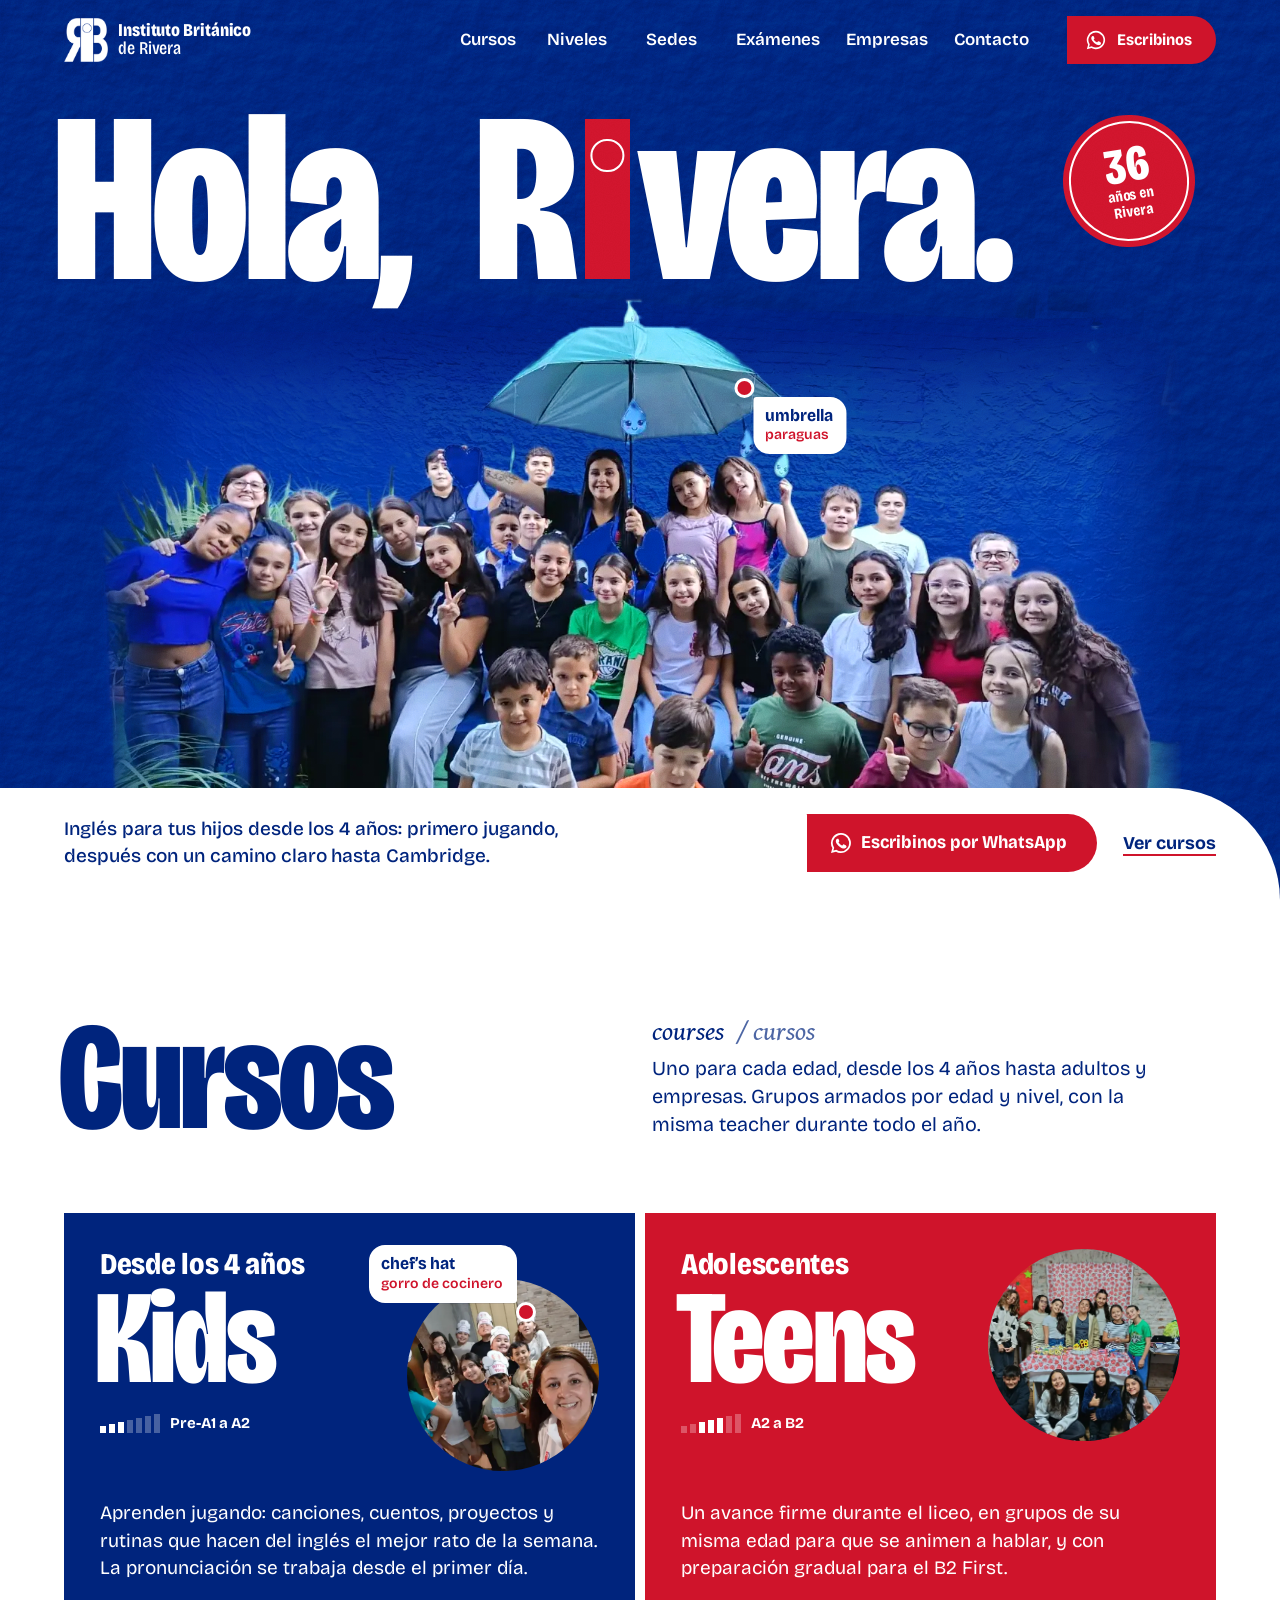
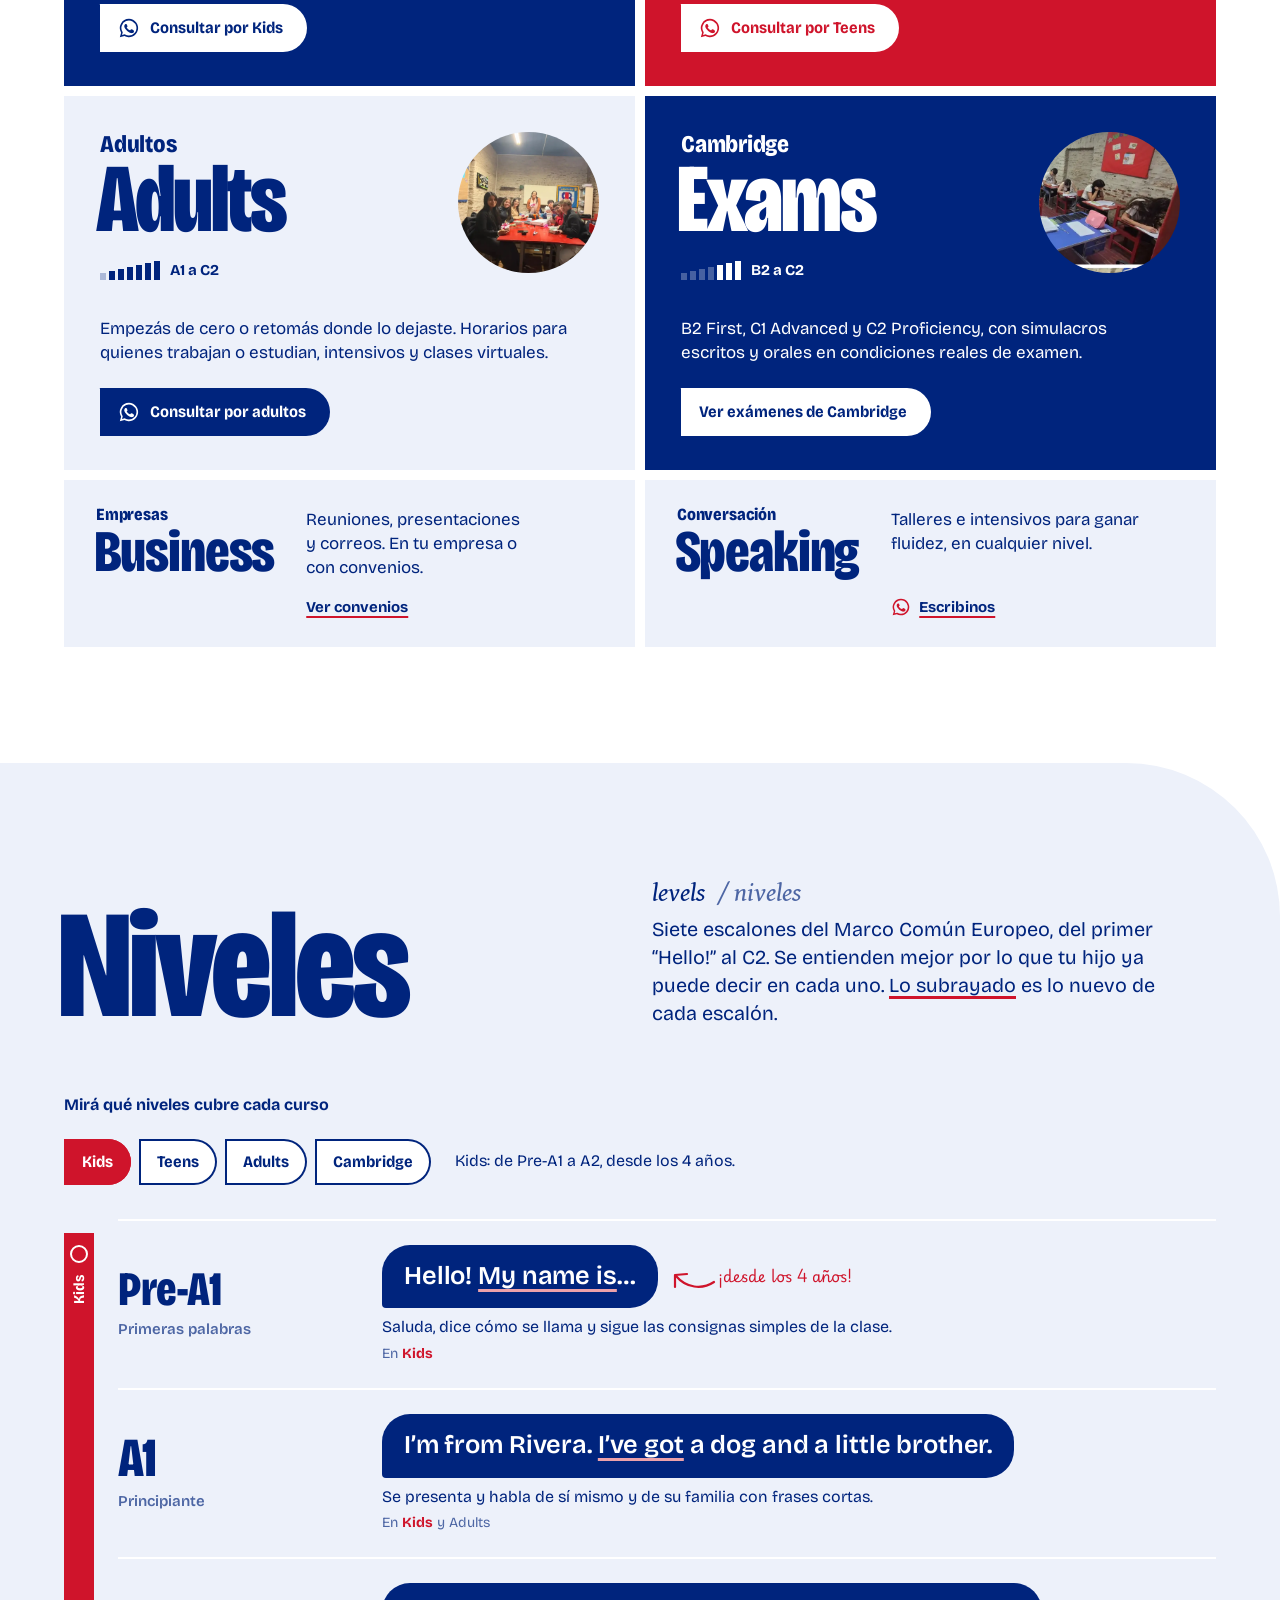
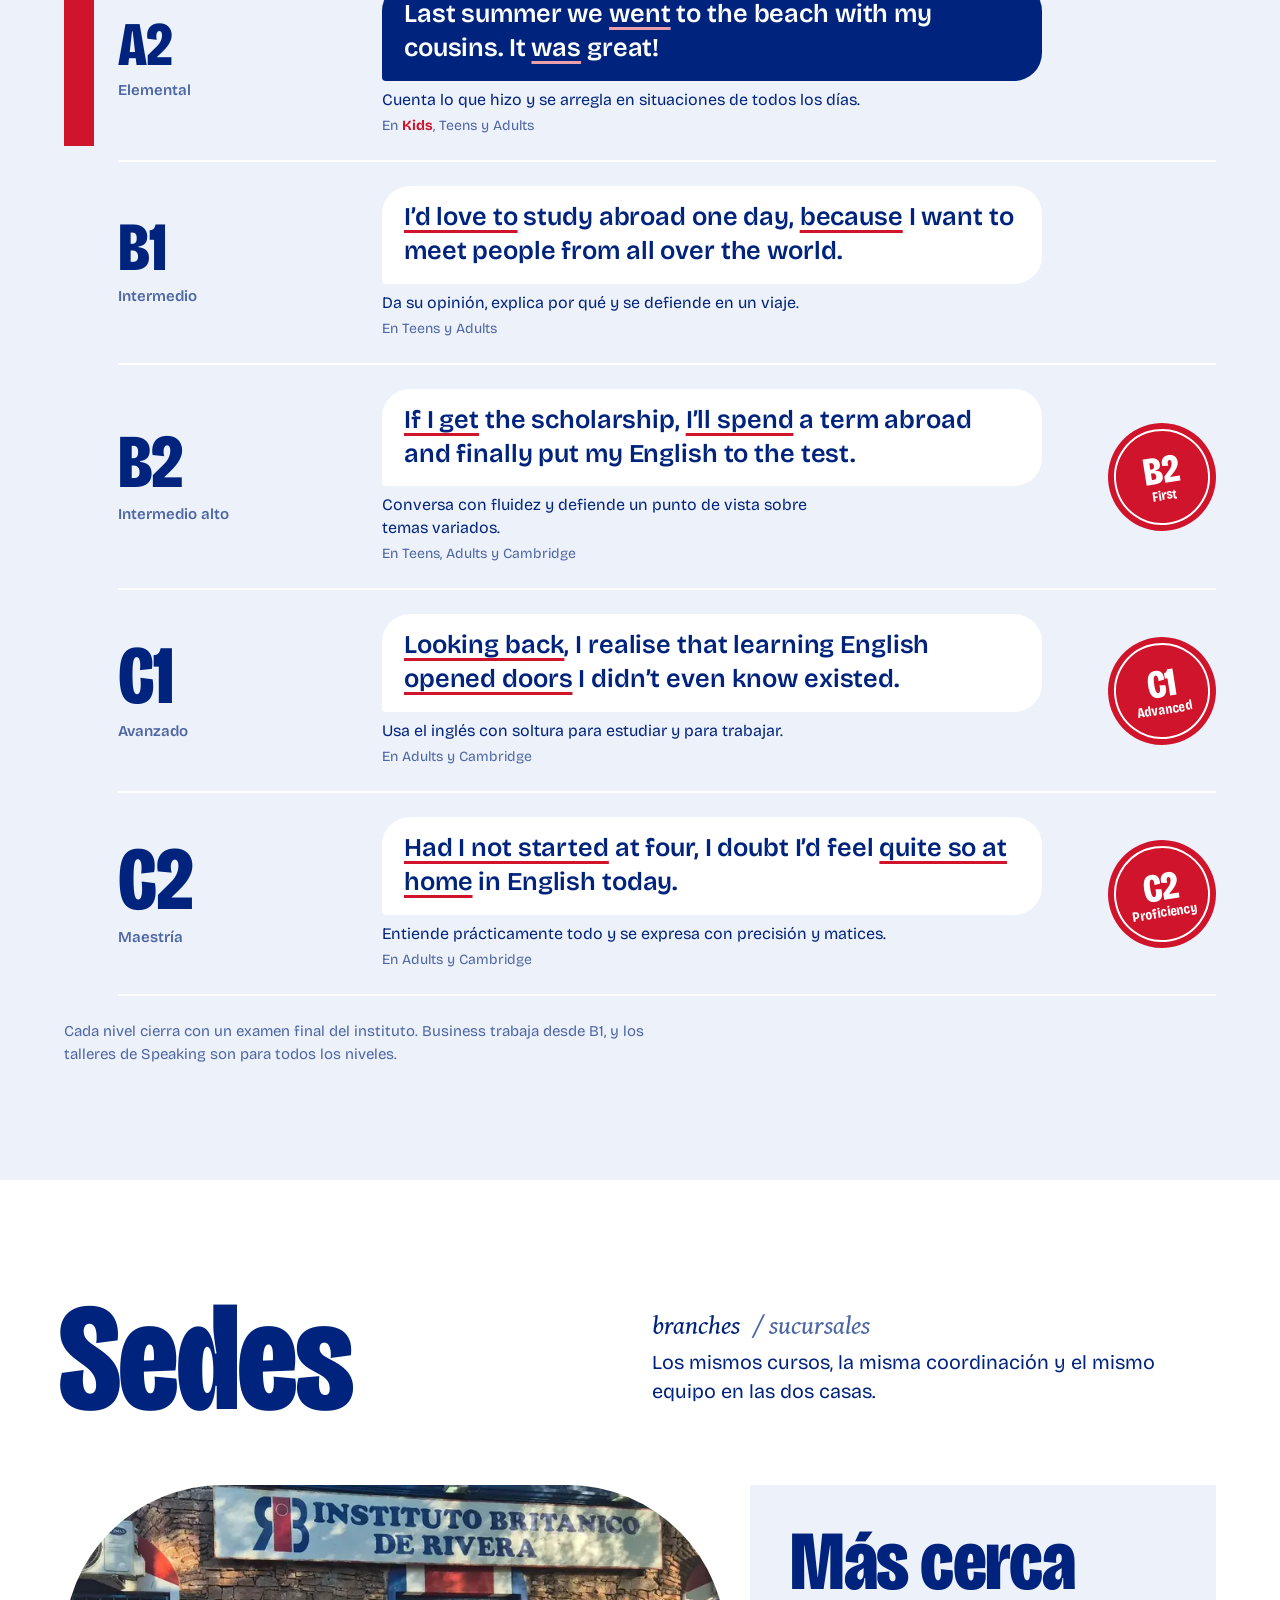
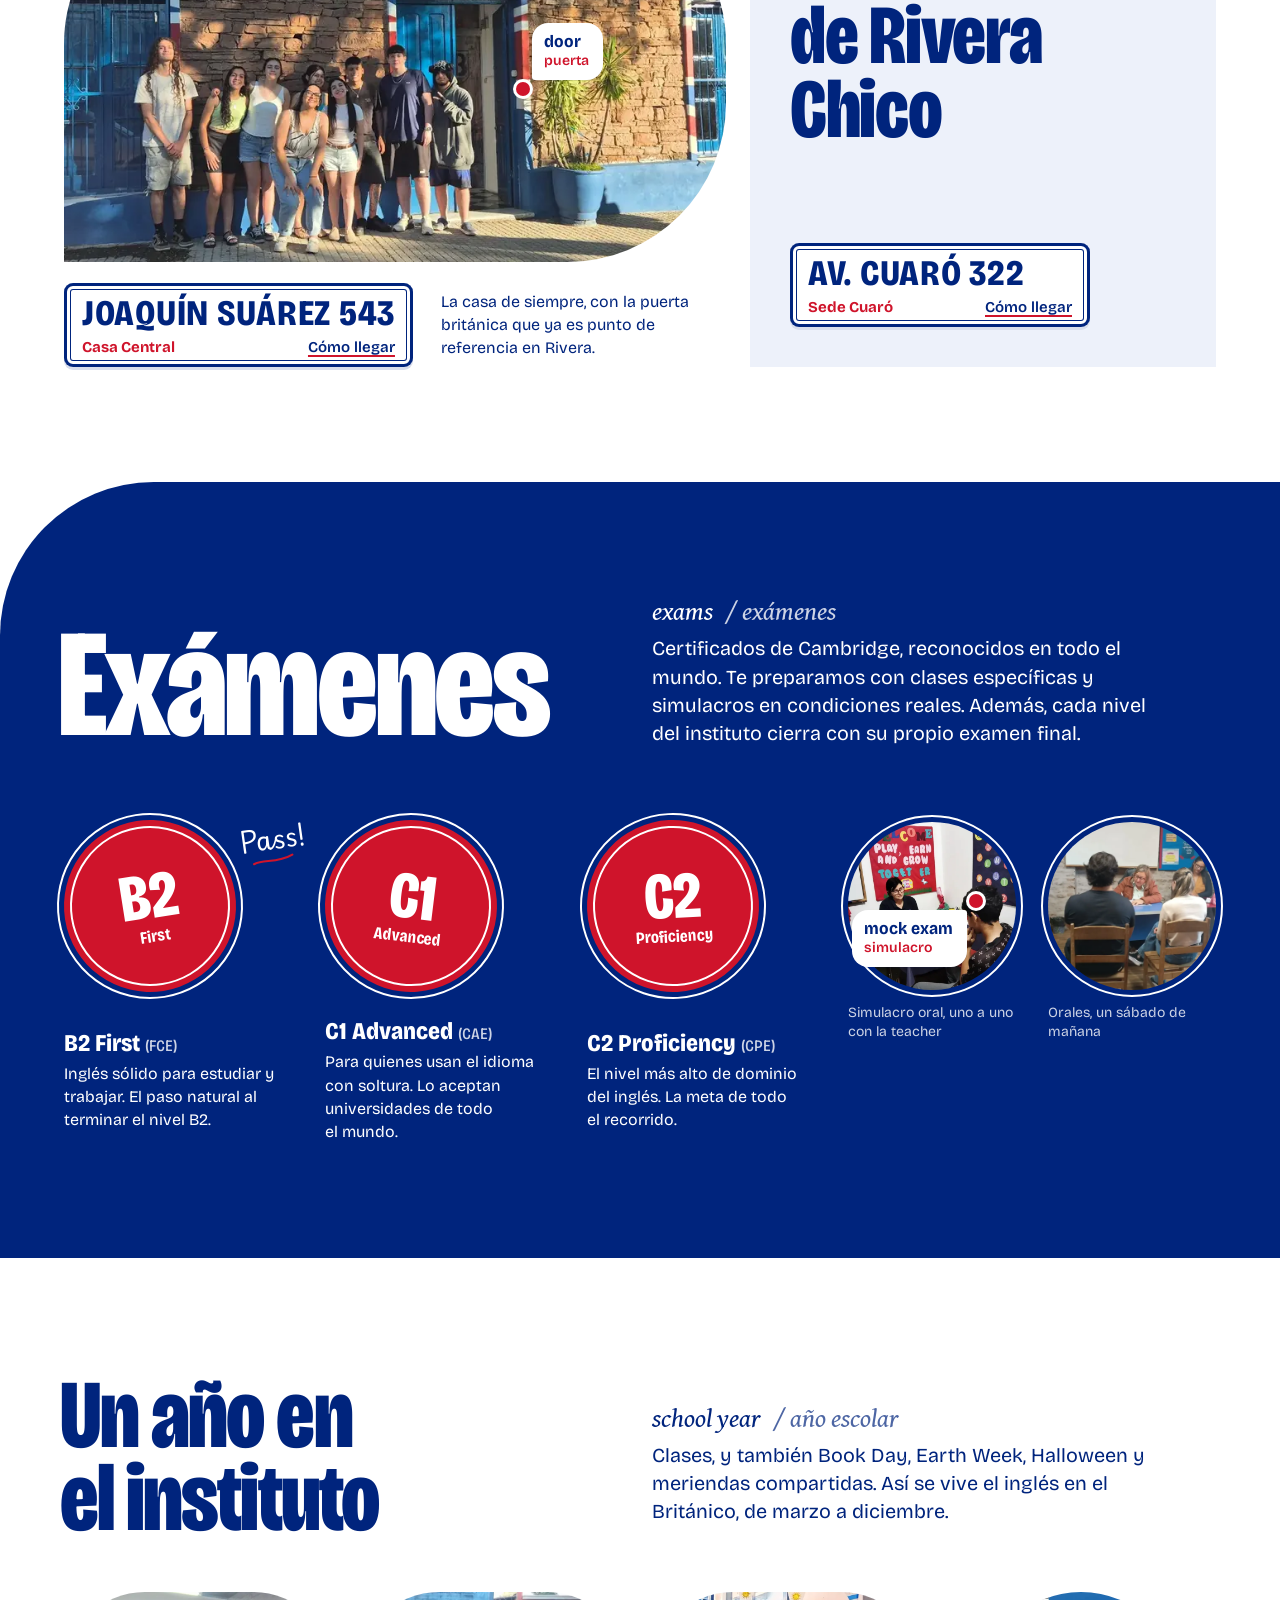
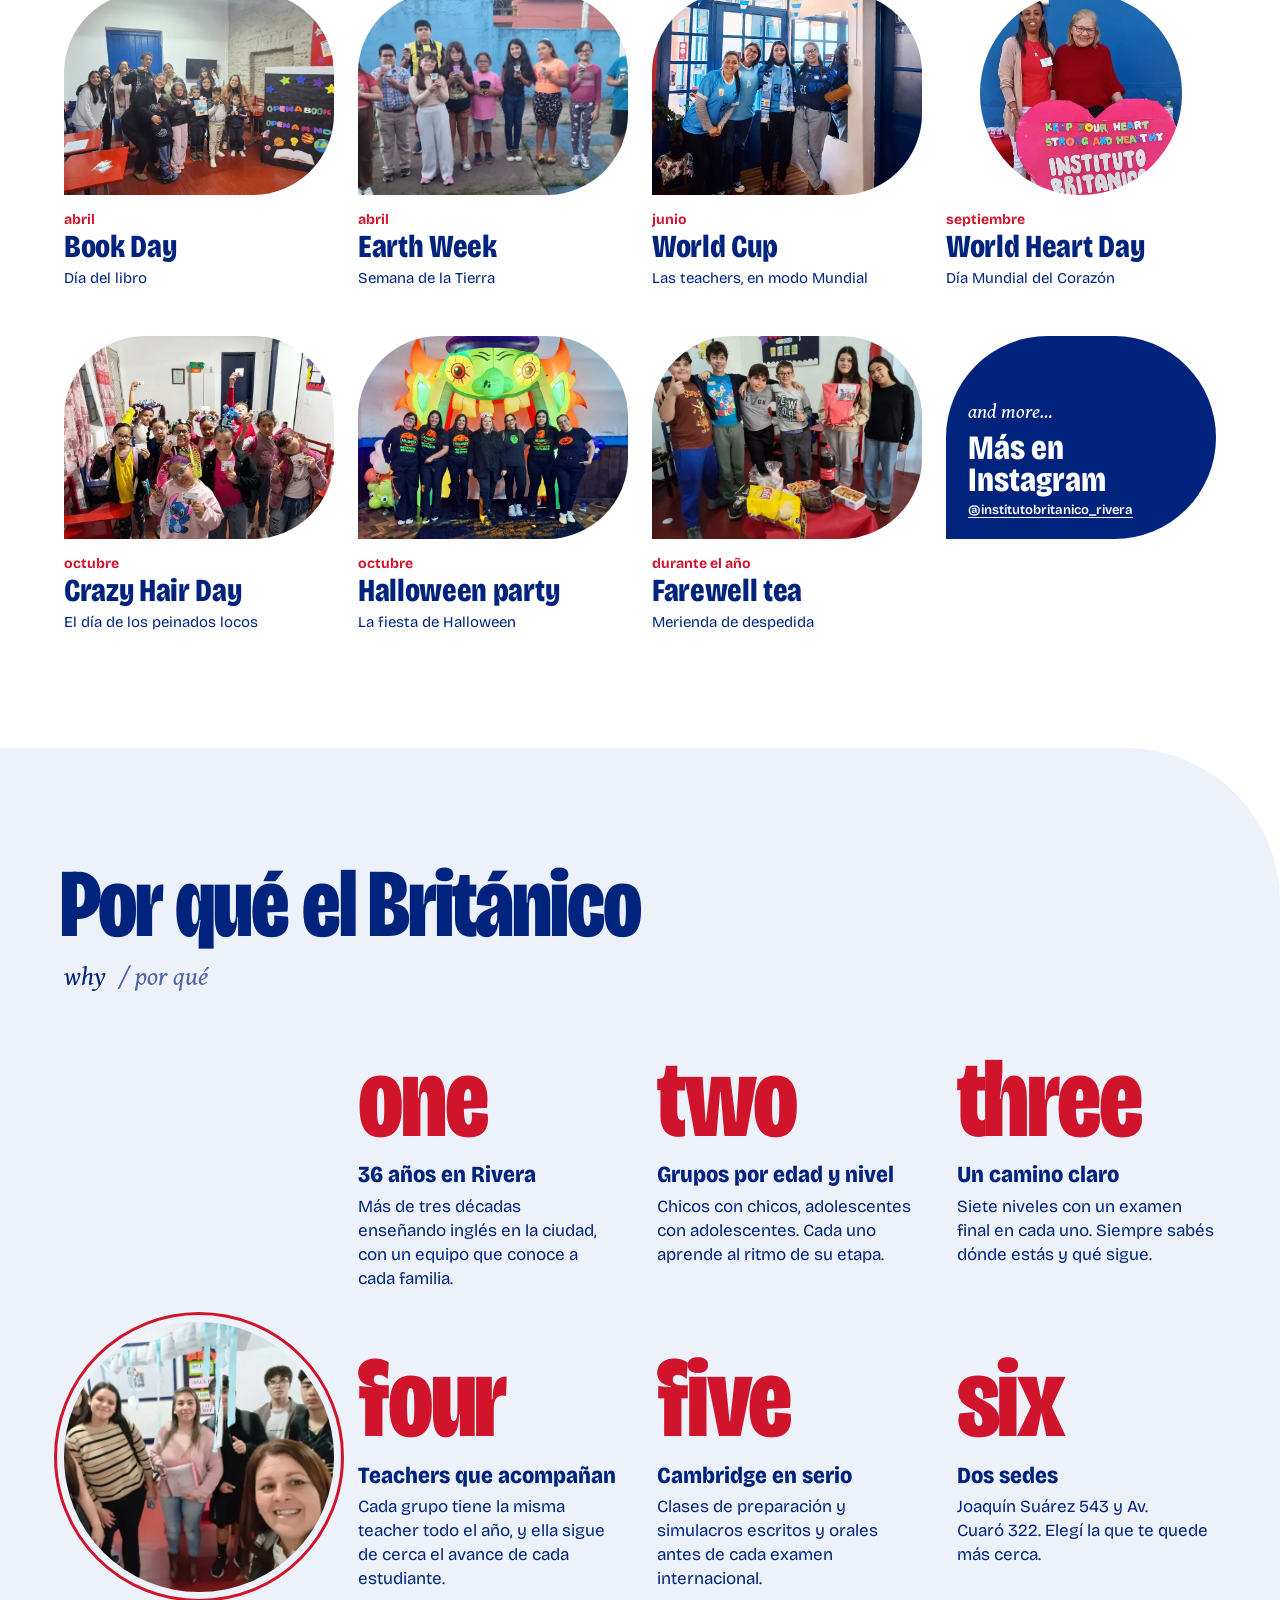
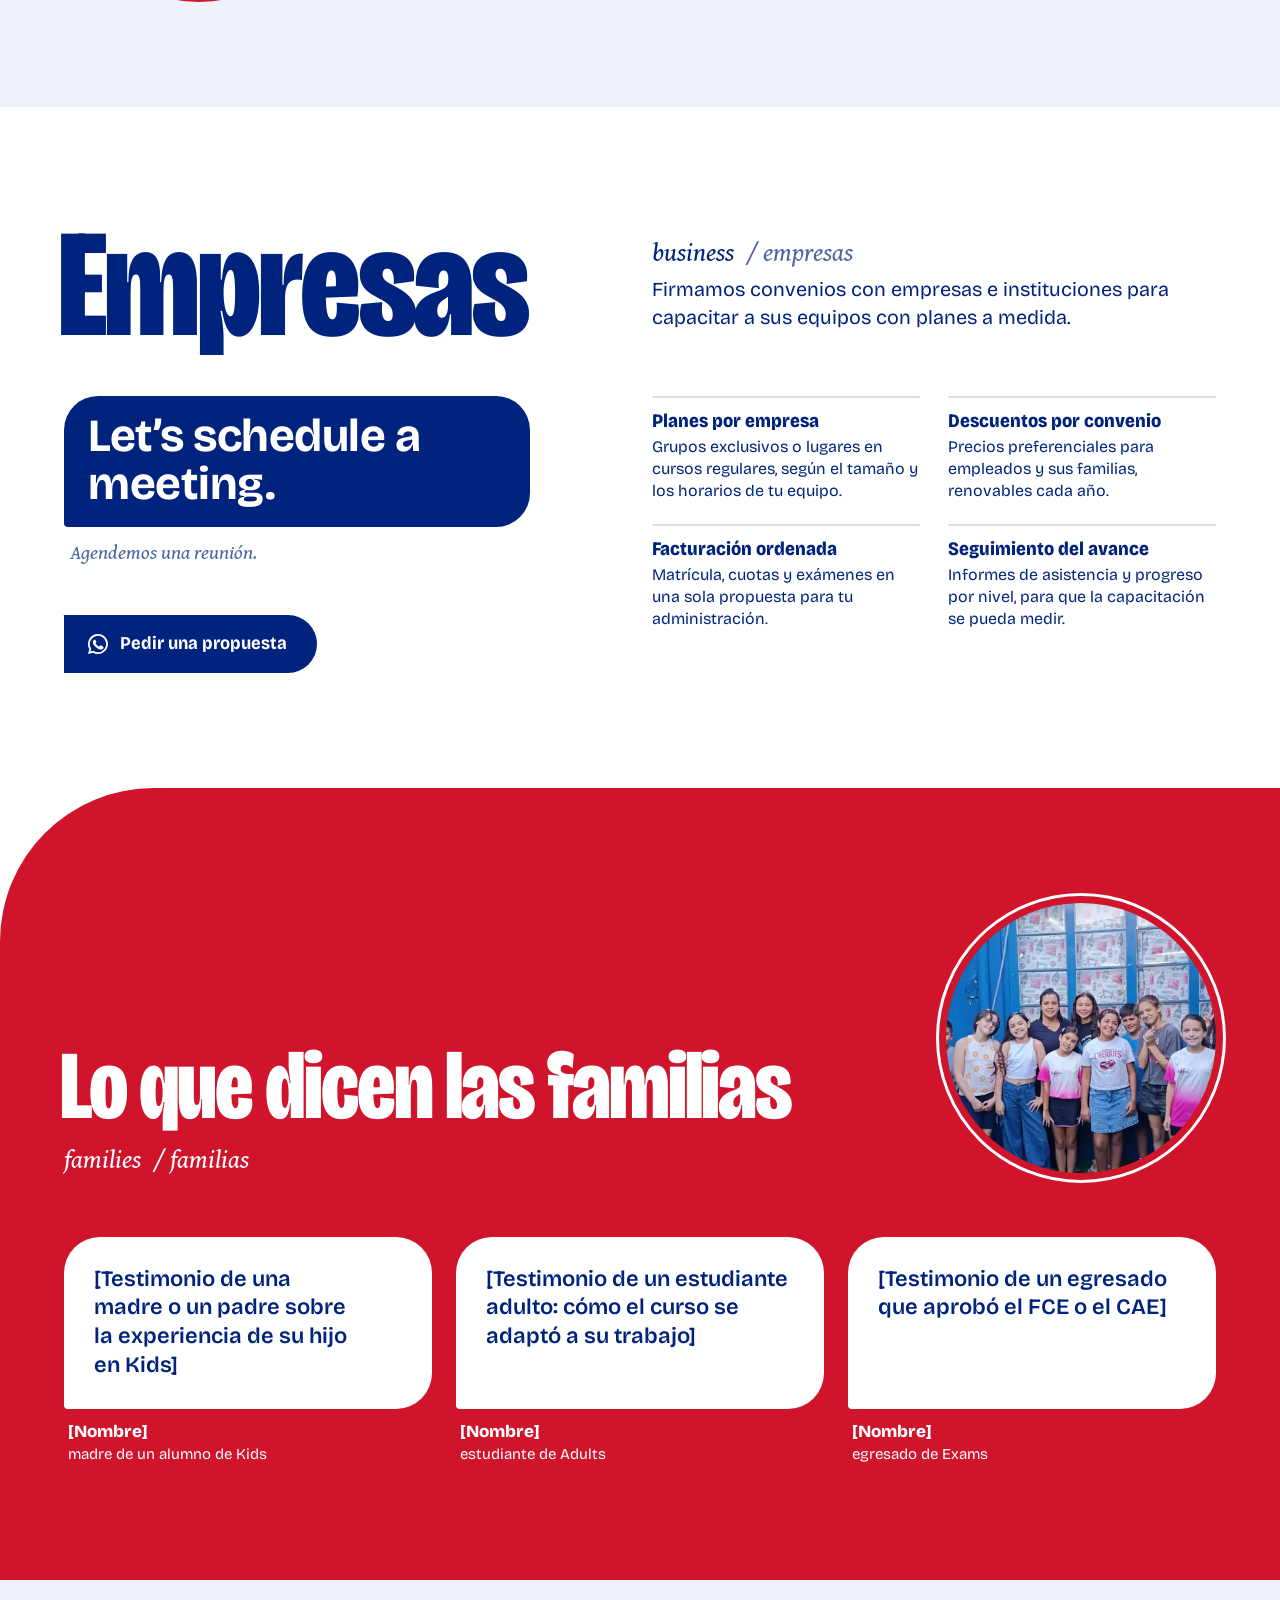
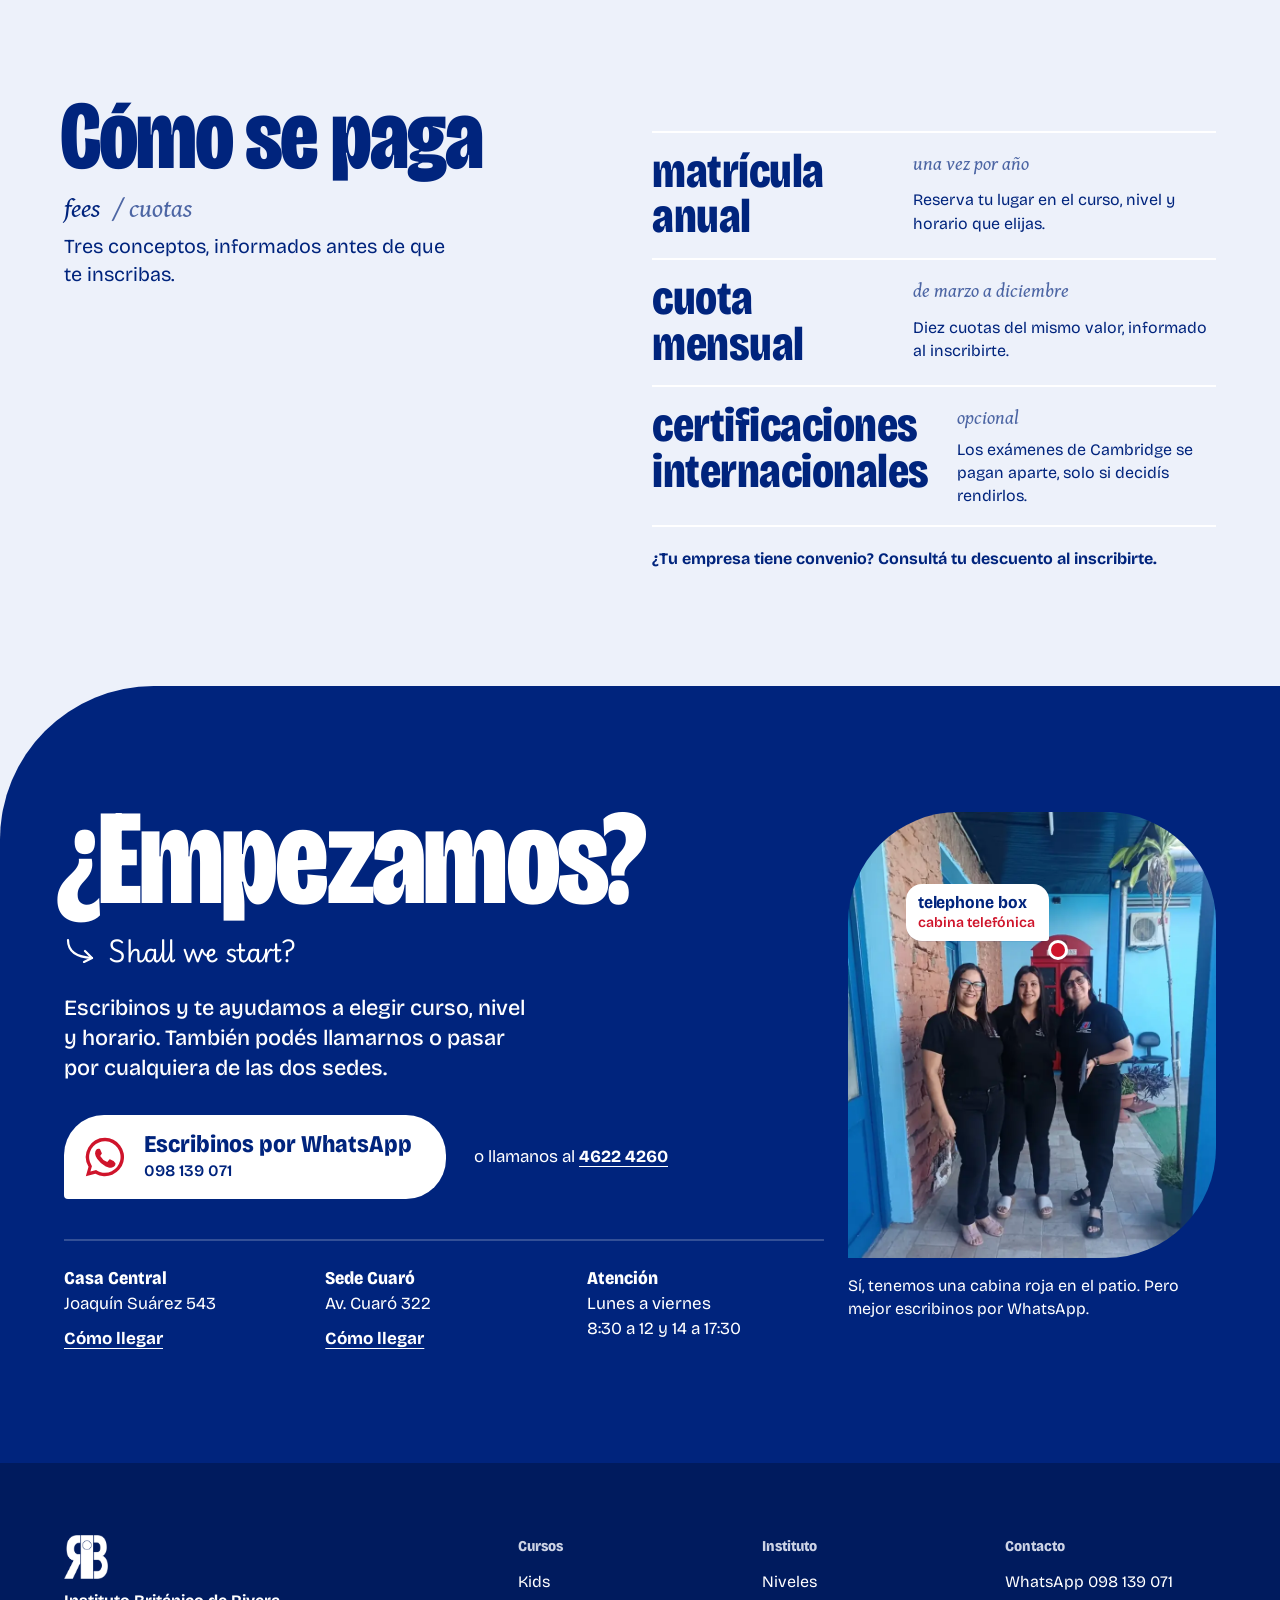
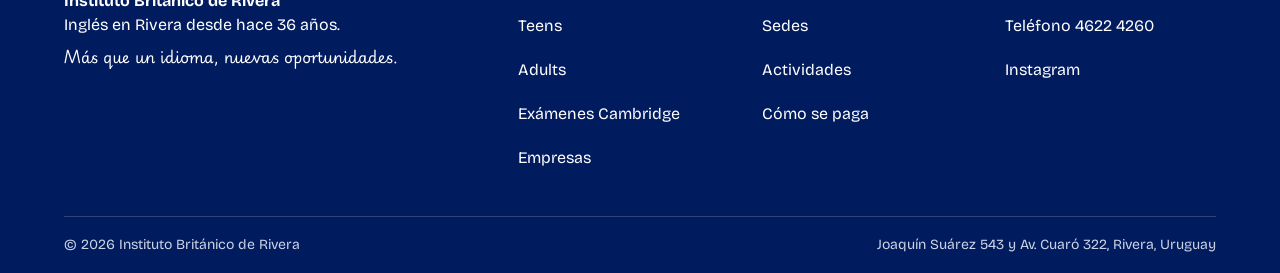
<file: hero-1.html>
<!DOCTYPE html>
<html lang="es-UY">
<head>
<meta charset="UTF-8" />
<meta name="viewport" content="width=device-width, initial-scale=1, viewport-fit=cover" />
<title>Instituto Británico de Rivera — Inglés para chicos, adolescentes y adultos</title>
<meta name="description" content="Inglés en Rivera hace 36 años: chicos desde los 4 años, adolescentes, adultos, empresas y exámenes de Cambridge. Joaquín Suárez 543 y Av. Cuaró 322." />
<meta property="og:type" content="website" />
<meta property="og:locale" content="es_UY" />
<meta property="og:title" content="Instituto Británico de Rivera" />
<meta property="og:description" content="Inglés para chicos desde los 4 años, adolescentes y adultos. Exámenes de Cambridge. Dos sedes en Rivera." />
<script type="application/ld+json">
{
  "@context": "https://schema.org",
  "@type": "LanguageSchool",
  "name": "Instituto Británico de Rivera",
  "telephone": "+598 4622 4260",
  "sameAs": ["https://www.instagram.com/institutobritanico_rivera/"],
  "address": { "@type": "PostalAddress", "streetAddress": "Joaquín Suárez 543", "addressLocality": "Rivera", "addressCountry": "UY" },
  "openingHoursSpecification": [
    { "@type": "OpeningHoursSpecification", "dayOfWeek": ["Monday","Tuesday","Wednesday","Thursday","Friday"], "opens": "08:30", "closes": "12:00" },
    { "@type": "OpeningHoursSpecification", "dayOfWeek": ["Monday","Tuesday","Wednesday","Thursday","Friday"], "opens": "14:00", "closes": "17:30" }
  ],
  "department": { "@type": "LanguageSchool", "name": "Instituto Británico de Rivera, Sede Cuaró", "address": { "@type": "PostalAddress", "streetAddress": "Av. Cuaró 322", "addressLocality": "Rivera", "addressCountry": "UY" } }
}
</script>
<meta name="theme-color" content="#00247D" />
<link rel="icon" href="assets/logo-mark.png" />
<link rel="preconnect" href="https://fonts.googleapis.com" />
<link rel="preconnect" href="https://fonts.gstatic.com" crossorigin="anonymous" />
<link rel="stylesheet" href="https://fonts.googleapis.com/css2?family=Bricolage+Grotesque:opsz,wdth,wght@12..96,75..100,400..800&amp;family=Gentium+Book+Plus:ital@1&amp;family=Playwrite+GB+S:wght@400&amp;display=swap" />
<link rel="preload" as="image" href="assets/photos/patio-800.webp" imagesrcset="assets/photos/patio-800.webp 800w, assets/photos/patio.webp 1440w" imagesizes="(min-width: 1024px) min(100vw, 1600px), (min-width: 720px) 120vw, 190vw" fetchpriority="high" />
<link rel="preload" as="image" href="assets/logo-mark-white.png" />
<link rel="stylesheet" href="styles-v4-base.css" />
<link rel="stylesheet" href="hero-1.css" />
<script>document.documentElement.classList.add("js")</script>
</head>
<body>

<a class="skip" href="#cursos">Saltar al contenido</a>

<!-- ============ HEADER ============ -->
<header class="top" id="top">
  <div class="wrap top-in">
    <a class="brand" href="#inicio" aria-label="Instituto Británico de Rivera, inicio">
      <span class="brand-mark">
        <img class="brand-mark-c" src="assets/logo-mark.png" alt="" width="44" height="44" />
        <img class="brand-mark-w" src="assets/logo-mark-white.png" alt="" width="44" height="44" />
      </span>
      <span class="brand-name">Instituto Británico <span>de Rivera</span></span>
    </a>

    <nav class="nav" id="nav" aria-label="Secciones">
      <ul class="nav-list">
        <li><a href="#cursos"><span class="flip" data-flip="hover"><span class="face">Cursos</span><span class="face" lang="en" aria-hidden="true">Courses</span></span><small class="nav-gloss" lang="en" aria-hidden="true">courses</small></a></li>
        <li><a href="#niveles"><span class="flip" data-flip="hover"><span class="face">Niveles</span><span class="face" lang="en" aria-hidden="true">Levels</span></span><small class="nav-gloss" lang="en" aria-hidden="true">levels</small></a></li>
        <li><a href="#sedes"><span class="flip" data-flip="hover"><span class="face">Sedes</span><span class="face" lang="en" aria-hidden="true">Branches</span></span><small class="nav-gloss" lang="en" aria-hidden="true">branches</small></a></li>
        <li><a href="#examenes"><span class="flip" data-flip="hover"><span class="face">Exámenes</span><span class="face" lang="en" aria-hidden="true">Exams</span></span><small class="nav-gloss" lang="en" aria-hidden="true">exams</small></a></li>
        <li><a href="#empresas"><span class="flip" data-flip="hover"><span class="face">Empresas</span><span class="face" lang="en" aria-hidden="true">Business</span></span><small class="nav-gloss" lang="en" aria-hidden="true">business</small></a></li>
        <li><a href="#contacto"><span class="flip" data-flip="hover"><span class="face">Contacto</span><span class="face" lang="en" aria-hidden="true">Contact</span></span><small class="nav-gloss" lang="en" aria-hidden="true">contact</small></a></li>
      </ul>
      <div class="nav-foot">
        <a class="btn btn-red btn-lg" href="https://wa.me/59898139071?text=Hola%2C%20quiero%20informaci%C3%B3n%20sobre%20los%20cursos%20de%20ingl%C3%A9s." target="_blank" rel="noopener">
          <svg class="ico" viewBox="0 0 24 24" aria-hidden="true"><use href="#i-wa" /></svg>
          Escribinos por WhatsApp
        </a>
        <p>Teléfono <a href="tel:+59846224260">4622 4260</a><br />Lunes a viernes, 8:30 a 12 y 14 a 17:30</p>
      </div>
    </nav>

    <a class="btn btn-red top-cta" href="https://wa.me/59898139071?text=Hola%2C%20quiero%20informaci%C3%B3n%20sobre%20los%20cursos%20de%20ingl%C3%A9s." target="_blank" rel="noopener">
      <svg class="ico" viewBox="0 0 24 24" aria-hidden="true"><use href="#i-wa" /></svg>
      Escribinos
    </a>
    <button class="menu-btn" id="menuBtn" type="button" aria-expanded="false" aria-controls="nav">
      <span class="menu-btn-t">Menú</span>
      <span class="menu-btn-i" aria-hidden="true"><i></i><i></i></span>
    </button>
  </div>
</header>

<main>

<!-- ============ HERO — "La pared azul" ============
     The patio wall is the hero's ground. Back to front:
     navy ground · the photo with the wall pulled into brand blue ·
     the greeting painted on the wall · the same photo cut to the
     people (so the kids and the umbrella stand in front of the
     words) · vocabulary tag · the white page rising as a tab.  -->
<section class="hero wall" id="inicio">

  <div class="wrap wall-head">
    <h1 class="hello">
      <span class="sr-only"><span lang="en">Hello</span>, Rivera. Instituto Británico de Rivera: inglés para chicos desde los 4 años, adolescentes y adultos.</span>
      <span class="hello-vis" id="hello" aria-hidden="true">
        <span class="hello-ln">H<span class="flip hello-tail" data-flip="hero"><span class="face" lang="en">ello,</span><span class="face" lang="es">ola,</span></span></span>
        <span class="hello-ln">R<span class="ibar"></span>vera.</span>
      </span>
    </h1>
    <p class="stamp seal"><span><b>36</b> años en Rivera</span></p>
  </div>

  <div class="wall-stage">
    <div class="wall-ph wall-back">
      <img src="assets/photos/patio-800.webp" srcset="assets/photos/patio-800.webp 800w, assets/photos/patio.webp 1440w" sizes="(min-width: 1024px) min(100vw, 1600px), (min-width: 720px) 120vw, 190vw" width="1440" height="1080" alt="Chicos y adolescentes con su teacher, que sostiene un paraguas, frente a la pared azul del patio del instituto" fetchpriority="high" />
    </div>
    <div class="wall-ph wall-front" aria-hidden="true">
      <img src="assets/photos/patio-800.webp" srcset="assets/photos/patio-800.webp 800w, assets/photos/patio.webp 1440w" sizes="(min-width: 1024px) min(100vw, 1600px), (min-width: 720px) 120vw, 190vw" width="1440" height="1080" alt="" />
    </div>
    <div class="wall-ph wall-pins" aria-hidden="true">
      <span class="tag tag--br" style="--x:59.6%;--y:32.4%">
        <span class="tag-pin"></span>
        <span class="tag-card"><b lang="en">umbrella</b><span>paraguas</span></span>
      </span>
    </div>
  </div>

  <div class="wall-tab">
    <div class="wall-tab-in">
      <p class="hero-lede">Inglés para tus hijos desde los 4&nbsp;años: primero jugando, después con un camino claro hasta Cambridge.</p>
      <div class="hero-cta" id="heroCta">
        <a class="btn btn-red btn-hero" href="https://wa.me/59898139071?text=Hola%2C%20quiero%20informaci%C3%B3n%20sobre%20los%20cursos%20de%20ingl%C3%A9s." target="_blank" rel="noopener">
          <svg class="ico" viewBox="0 0 24 24" aria-hidden="true"><use href="#i-wa" /></svg>
          Escribinos por WhatsApp
        </a>
        <a class="link" href="#cursos">Ver cursos</a>
      </div>
    </div>
  </div>
</section>

<!-- ============ CURSOS ============ -->
<section class="sec courses" id="cursos" aria-labelledby="cursos-t">
  <div class="wrap">
    <header class="entry">
      <h2 class="entry-word" id="cursos-t">
        <span class="sr-only">Cursos</span>
        <span class="flip" data-flip="intro" aria-hidden="true"><span class="face" lang="es">Cursos</span><span class="face" lang="en">Courses</span></span>
      </h2>
      <p class="entry-gloss" aria-hidden="true"><span lang="en">courses</span> <i>/ cursos</i></p>
      <p class="entry-def">Uno para cada edad, desde los 4 años hasta adultos y empresas. Grupos armados por edad y nivel, con la misma teacher durante todo el año.</p>
    </header>

    <div class="cgrid">

      <article class="course c-kids">
        <div class="c-head">
          <h3><span class="c-age">Desde los 4&nbsp;años</span> <span class="c-name" lang="en">Kids</span></h3>
          <a class="lvscale" href="#niveles" data-course="kids" aria-label="Niveles Pre-A1 a A2, ver en Niveles">
            <span class="lvscale-b" aria-hidden="true"><i class="on"></i><i class="on"></i><i class="on"></i><i></i><i></i><i></i><i></i></span>
            <span>Pre-A1 a A2</span>
          </a>
        </div>
        <div class="ph ph-dot c-ph">
          <img src="assets/photos/cooking-800.webp" srcset="assets/photos/cooking-800.webp 800w, assets/photos/cooking.webp 1440w" sizes="(min-width: 1024px) 220px, 36vw" width="1440" height="1080" alt="Chicos de Kids con gorros de cocinero, en una selfie con su teacher" loading="lazy" />
          <span class="tag tag--l" style="--x:62%;--y:17%" aria-hidden="true">
            <span class="tag-pin"></span>
            <span class="tag-card"><b lang="en">chef’s hat</b><span>gorro de cocinero</span></span>
          </span>
        </div>
        <p class="c-text">Aprenden jugando: canciones, cuentos, proyectos y rutinas que hacen del inglés el mejor rato de la semana. La pronunciación se trabaja desde el primer día.</p>
        <div class="c-foot">
          <a class="btn btn-white" href="https://wa.me/59898139071?text=Hola%2C%20quiero%20informaci%C3%B3n%20sobre%20el%20curso%20Kids." target="_blank" rel="noopener"><svg class="ico" viewBox="0 0 24 24" aria-hidden="true"><use href="#i-wa" /></svg>Consultar por Kids</a>
        </div>
      </article>

      <article class="course c-teens">
        <div class="c-head">
          <h3><span class="c-age">Adolescentes</span> <span class="c-name" lang="en">Teens</span></h3>
          <a class="lvscale" href="#niveles" data-course="teens" aria-label="Niveles A2 a B2, ver en Niveles">
            <span class="lvscale-b" aria-hidden="true"><i></i><i></i><i class="on"></i><i class="on"></i><i class="on"></i><i></i><i></i></span>
            <span>A2 a B2</span>
          </a>
        </div>
        <div class="ph ph-dot c-ph">
          <img src="assets/photos/teens-15-800.webp" srcset="assets/photos/teens-15-800.webp 800w, assets/photos/teens-15.webp 1203w" sizes="(min-width: 1024px) 220px, 36vw" width="1203" height="1600" alt="Grupo de adolescentes festejando en clase alrededor de una torta" loading="lazy" />
        </div>
        <p class="c-text">Un avance firme durante el liceo, en grupos de su misma edad para que se animen a hablar, y con preparación gradual para el B2 First.</p>
        <div class="c-foot">
          <a class="btn btn-white" href="https://wa.me/59898139071?text=Hola%2C%20quiero%20informaci%C3%B3n%20sobre%20el%20curso%20Teens." target="_blank" rel="noopener"><svg class="ico" viewBox="0 0 24 24" aria-hidden="true"><use href="#i-wa" /></svg>Consultar por Teens</a>
        </div>
      </article>

      <article class="course c-adults">
        <div class="c-head">
          <h3><span class="c-age">Adultos</span> <span class="c-name" lang="en">Adults</span></h3>
          <a class="lvscale" href="#niveles" data-course="adults" aria-label="Niveles A1 a C2, ver en Niveles">
            <span class="lvscale-b" aria-hidden="true"><i></i><i class="on"></i><i class="on"></i><i class="on"></i><i class="on"></i><i class="on"></i><i class="on"></i></span>
            <span>A1 a C2</span>
          </a>
        </div>
        <div class="ph ph-dot c-ph">
          <img src="assets/photos/adults-800.webp" srcset="assets/photos/adults-800.webp 800w, assets/photos/adults.webp 1200w" sizes="(min-width: 1024px) 160px, 36vw" width="1200" height="1600" alt="Clase nocturna alrededor de una mesa roja" loading="lazy" />
        </div>
        <p class="c-text">Empezás de cero o retomás donde lo dejaste. Horarios para quienes trabajan o estudian, intensivos y clases virtuales.</p>
        <div class="c-foot">
          <a class="btn btn-blue" href="https://wa.me/59898139071?text=Hola%2C%20quiero%20informaci%C3%B3n%20sobre%20los%20cursos%20para%20adultos." target="_blank" rel="noopener"><svg class="ico" viewBox="0 0 24 24" aria-hidden="true"><use href="#i-wa" /></svg>Consultar por adultos</a>
        </div>
      </article>

      <article class="course c-exams">
        <div class="c-head">
          <h3><span class="c-age">Cambridge</span> <span class="c-name" lang="en">Exams</span></h3>
          <a class="lvscale" href="#niveles" data-course="cambridge" aria-label="Niveles B2 a C2, ver en Niveles">
            <span class="lvscale-b" aria-hidden="true"><i></i><i></i><i></i><i></i><i class="on"></i><i class="on"></i><i class="on"></i></span>
            <span>B2 a C2</span>
          </a>
        </div>
        <div class="ph ph-dot c-ph c-ph-zoom">
          <img src="assets/photos/mock-exam-800.webp" srcset="assets/photos/mock-exam-800.webp 800w, assets/photos/mock-exam.webp 1440w" sizes="(min-width: 1024px) 320px, 72vw" width="1440" height="1440" alt="Estudiantes escribiendo un simulacro de examen en un salón con mesas rojas y azules" loading="lazy" />
        </div>
        <p class="c-text">B2 First, C1 Advanced y C2 Proficiency, con simulacros escritos y orales en condiciones reales de examen.</p>
        <div class="c-foot">
          <a class="btn btn-white" href="#examenes">Ver exámenes de Cambridge</a>
        </div>
      </article>

      <div class="c-pair">
        <article class="course course-s">
          <h3><span class="c-age">Empresas</span> <span class="c-name" lang="en">Business</span></h3>
          <p class="c-text">Reuniones, presentaciones y correos. En tu empresa o con convenios.</p>
          <a class="c-link" href="#empresas">Ver convenios</a>
        </article>
        <article class="course course-s">
          <h3><span class="c-age">Conversación</span> <span class="c-name" lang="en">Speaking</span></h3>
          <p class="c-text">Talleres e intensivos para ganar fluidez, en cualquier nivel.</p>
          <a class="c-link" href="https://wa.me/59898139071?text=Hola%2C%20quiero%20informaci%C3%B3n%20sobre%20los%20talleres%20de%20conversaci%C3%B3n." target="_blank" rel="noopener" aria-label="Escribinos por WhatsApp sobre los talleres de conversación"><svg class="ico" viewBox="0 0 24 24" aria-hidden="true"><use href="#i-wa" /></svg>Escribinos</a>
        </article>
      </div>

    </div>
  </div>
</section>

<!-- ============ NIVELES ============ -->
<section class="sec levels bowl-r" id="niveles" aria-labelledby="niveles-t">
  <div class="wrap">
    <div class="levels-head">
      <header class="entry">
        <h2 class="entry-word" id="niveles-t">
          <span class="sr-only">Niveles</span>
          <span class="flip" data-flip="intro" aria-hidden="true"><span class="face" lang="es">Niveles</span><span class="face" lang="en">Levels</span></span>
        </h2>
        <p class="entry-gloss" aria-hidden="true"><span lang="en">levels</span> <i>/ niveles</i></p>
        <p class="entry-def">Siete escalones del Marco Común Europeo, del primer <span lang="en">“Hello!”</span> al C2. Se entienden mejor por lo que tu hijo ya puede decir en cada uno. <span class="pen">Lo subrayado</span> es lo nuevo de cada escalón.</p>
      </header>

      <p class="lvf-label" id="lvfLabel">Mirá qué niveles cubre cada curso</p>
    </div>

    <div class="lv-zone">
      <div class="lvf" id="lvf" role="group" aria-labelledby="lvfLabel">
        <div class="lvf-btns">
          <button type="button" data-course="kids" aria-pressed="true">Kids</button>
          <button type="button" data-course="teens" aria-pressed="false">Teens</button>
          <button type="button" data-course="adults" aria-pressed="false">Adults</button>
          <button type="button" data-course="cambridge" aria-pressed="false">Cambridge</button>
        </div>
        <p class="lvf-now" id="lvfNow" aria-live="polite">Kids: de Pre-A1 a A2, desde los 4 años.</p>
      </div>

    <div class="ladder" id="ladder">
      <div class="lv-bar" id="lvBar" aria-hidden="true"><span class="lv-bar-t" id="lvBarT">Kids</span></div>

      <ol class="lv-list">
        <li class="lv" data-i="0" style="--i:0">
          <div class="lv-code"><b>Pre-A1</b><span>Primeras palabras</span></div>
          <div class="lv-say">
            <div class="say-line">
              <p class="bubble" lang="en">Hello! <em>My name is</em>…</p>
              <span class="note lv-note" aria-hidden="true">
                <svg viewBox="0 0 46 34"><path d="M44 22C32 30 16 28 6 16" /><path d="M5 27L5 15l12-1" /></svg>
                ¡desde los 4 años!
              </span>
            </div>
            <p class="lv-gloss">Saluda, dice cómo se llama y sigue las consignas simples de la clase.</p>
            <p class="lv-in">En <span data-c="kids">Kids</span></p>
          </div>
        </li>
        <li class="lv" data-i="1" style="--i:1">
          <div class="lv-code"><b>A1</b><span>Principiante</span></div>
          <div class="lv-say">
            <p class="bubble" lang="en">I’m from Rivera. <em>I’ve got</em> a dog and a little brother.</p>
            <p class="lv-gloss">Se presenta y habla de sí mismo y de su familia con frases cortas.</p>
            <p class="lv-in">En <span data-c="kids">Kids</span> y <span data-c="adults">Adults</span></p>
          </div>
        </li>
        <li class="lv" data-i="2" style="--i:2">
          <div class="lv-code"><b>A2</b><span>Elemental</span></div>
          <div class="lv-say">
            <p class="bubble" lang="en">Last summer we <em>went</em> to the beach with my cousins. It <em>was</em> great!</p>
            <p class="lv-gloss">Cuenta lo que hizo y se arregla en situaciones de todos los días.</p>
            <p class="lv-in">En <span data-c="kids">Kids</span>, <span data-c="teens">Teens</span> y <span data-c="adults">Adults</span></p>
          </div>
        </li>
        <li class="lv" data-i="3" style="--i:3">
          <div class="lv-code"><b>B1</b><span>Intermedio</span></div>
          <div class="lv-say">
            <p class="bubble" lang="en"><em>I’d love to</em> study abroad one day, <em>because</em> I want to meet people from all over the world.</p>
            <p class="lv-gloss">Da su opinión, explica por qué y se defiende en un viaje.</p>
            <p class="lv-in">En <span data-c="teens">Teens</span> y <span data-c="adults">Adults</span></p>
          </div>
        </li>
        <li class="lv lv-x" data-i="4" style="--i:4">
          <div class="lv-code"><b>B2</b><span>Intermedio alto</span></div>
          <div class="lv-say">
            <p class="bubble" lang="en"><em>If I get</em> the scholarship, <em>I’ll spend</em> a term abroad and finally put my English to the test.</p>
            <p class="lv-gloss">Conversa con fluidez y defiende un punto de vista sobre temas variados.</p>
            <p class="lv-in">En <span data-c="teens">Teens</span>, <span data-c="adults">Adults</span> y <span data-c="cambridge">Cambridge</span></p>
          </div>
          <p class="stamp" lang="en"><span><b>B2</b> First</span></p>
        </li>
        <li class="lv lv-x" data-i="5" style="--i:5">
          <div class="lv-code"><b>C1</b><span>Avanzado</span></div>
          <div class="lv-say">
            <p class="bubble" lang="en"><em>Looking back</em>, I realise that learning English <em>opened doors</em> I didn’t even know existed.</p>
            <p class="lv-gloss">Usa el inglés con soltura para estudiar y para trabajar.</p>
            <p class="lv-in">En <span data-c="adults">Adults</span> y <span data-c="cambridge">Cambridge</span></p>
          </div>
          <p class="stamp" lang="en"><span><b>C1</b> Advanced</span></p>
        </li>
        <li class="lv lv-x" data-i="6" style="--i:6">
          <div class="lv-code"><b>C2</b><span>Maestría</span></div>
          <div class="lv-say">
            <p class="bubble" lang="en"><em>Had I not started</em> at four, I doubt I’d feel <em>quite so at home</em> in English today.</p>
            <p class="lv-gloss">Entiende prácticamente todo y se expresa con precisión y matices.</p>
            <p class="lv-in">En <span data-c="adults">Adults</span> y <span data-c="cambridge">Cambridge</span></p>
          </div>
          <p class="stamp" lang="en"><span><b>C2</b> Proficiency</span></p>
        </li>
      </ol>
    </div>
    </div>

    <p class="levels-foot">Cada nivel cierra con un examen final del instituto. <span lang="en">Business</span> trabaja desde B1, y los talleres de <span lang="en">Speaking</span> son para todos los niveles.</p>
  </div>
</section>

<!-- ============ SEDES ============ -->
<section class="sec sites" id="sedes" aria-labelledby="sedes-t">
  <div class="wrap">
    <header class="entry">
      <h2 class="entry-word" id="sedes-t">
        <span class="sr-only">Sedes</span>
        <span class="flip" data-flip="intro" aria-hidden="true"><span class="face" lang="es">Sedes</span><span class="face" lang="en">Branches</span></span>
      </h2>
      <p class="entry-gloss" aria-hidden="true"><span lang="en">branches</span> <i>/ sucursales</i></p>
      <p class="entry-def">Los mismos cursos, la misma coordinación y el mismo equipo en las dos casas.</p>
    </header>

    <div class="sites-grid">
      <article class="site site-central">
        <h3 class="sr-only">Casa Central</h3>
        <div class="ph ph-bubble site-ph">
          <img src="assets/photos/fachada-800.webp" srcset="assets/photos/fachada-800.webp 800w, assets/photos/fachada.webp 1440w" sizes="(min-width: 1024px) 56vw, 92vw" width="1440" height="821" alt="Fachada de piedra de la Casa Central, con el cartel del instituto, la puerta pintada de rojo, blanco y azul y estudiantes adelante" loading="lazy" />
          <span class="tag tag--r" style="--x:69.4%;--y:54%" aria-hidden="true">
            <span class="tag-pin"></span>
            <span class="tag-card"><b lang="en">door</b><span>puerta</span></span>
          </span>
        </div>
        <div class="site-body">
          <a class="plate" href="https://www.google.com/maps/search/?api=1&amp;query=Joaqu%C3%ADn%20Su%C3%A1rez%20543%2C%20Rivera%2C%20Uruguay" target="_blank" rel="noopener">
            <span class="plate-st">Joaquín Suárez 543</span>
            <span class="plate-row"><span class="plate-name">Casa Central</span><span class="plate-go">Cómo llegar</span></span>
          </a>
          <p>La casa de siempre, con la puerta británica que ya es punto de referencia en Rivera.</p>
        </div>
      </article>

      <article class="site site-cuaro">
        <h3 class="sr-only">Sede Cuaró</h3>
        <p class="cuaro-big">Más cerca de Rivera Chico</p>
        <a class="plate" href="https://www.google.com/maps/search/?api=1&amp;query=Av.%20Cuar%C3%B3%20322%2C%20Rivera%2C%20Uruguay" target="_blank" rel="noopener">
          <span class="plate-st">Av. Cuaró 322</span>
          <span class="plate-row"><span class="plate-name">Sede Cuaró</span><span class="plate-go">Cómo llegar</span></span>
        </a>
      </article>
    </div>
  </div>
</section>

<!-- ============ EXÁMENES ============ -->
<section class="sec exams on-dark bowl-l" id="examenes" aria-labelledby="examenes-t">
  <div class="wrap">
    <header class="entry">
      <h2 class="entry-word" id="examenes-t">
        <span class="sr-only">Exámenes</span>
        <span class="flip" data-flip="intro" aria-hidden="true"><span class="face" lang="es">Exámenes</span><span class="face" lang="en">Exams</span></span>
      </h2>
      <p class="entry-gloss" aria-hidden="true"><span lang="en">exams</span> <i>/ exámenes</i></p>
      <p class="entry-def">Certificados de Cambridge, reconocidos en todo el mundo. Te preparamos con clases específicas y simulacros en condiciones reales. Además, cada nivel del instituto cierra con su propio examen final.</p>
    </header>

    <div class="exams-body">
      <ul class="exam-list">
        <li class="exam">
          <p class="stamp exam-stamp" aria-hidden="true"><span><b>B2</b> First</span></p>
          <div class="exam-txt">
            <h3><span lang="en">B2 First</span> <small>(FCE)</small></h3>
            <p>Inglés sólido para estudiar y trabajar. El paso natural al terminar el nivel B2.</p>
          </div>
          <p class="note exam-note" aria-hidden="true">Pass!
            <svg viewBox="0 0 60 20"><path d="M2 12C16 6 34 16 58 6" /></svg>
          </p>
        </li>
        <li class="exam">
          <p class="stamp exam-stamp" aria-hidden="true"><span><b>C1</b> Advanced</span></p>
          <div class="exam-txt">
            <h3><span lang="en">C1 Advanced</span> <small>(CAE)</small></h3>
            <p>Para quienes usan el idioma con soltura. Lo aceptan universidades de todo el mundo.</p>
          </div>
        </li>
        <li class="exam">
          <p class="stamp exam-stamp" aria-hidden="true"><span><b>C2</b> Proficiency</span></p>
          <div class="exam-txt">
            <h3><span lang="en">C2 Proficiency</span> <small>(CPE)</small></h3>
            <p>El nivel más alto de dominio del inglés. La meta de todo el recorrido.</p>
          </div>
        </li>
      </ul>

      <div class="exam-photos">
        <figure class="exam-ph">
          <div class="ph ph-dot">
            <img src="assets/photos/oral-kid-800.webp" srcset="assets/photos/oral-kid-800.webp 800w, assets/photos/oral-kid.webp 1440w" sizes="(min-width: 1024px) 260px, 44vw" width="1440" height="1084" alt="Simulacro oral: una teacher y un estudiante, uno frente al otro" loading="lazy" />
            <span class="tag tag--bl" style="--x:76%;--y:47%" aria-hidden="true">
              <span class="tag-pin"></span>
              <span class="tag-card"><b lang="en">mock exam</b><span>simulacro</span></span>
            </span>
          </div>
          <figcaption>Simulacro oral, uno a uno con la teacher</figcaption>
        </figure>
        <figure class="exam-ph">
          <div class="ph ph-dot">
            <img src="assets/photos/oral-adult-800.webp" srcset="assets/photos/oral-adult-800.webp 800w, assets/photos/oral-adult.webp 1200w" sizes="(min-width: 1024px) 200px, 44vw" width="1200" height="1600" alt="Examen oral: dos estudiantes frente a la examinadora" loading="lazy" />
          </div>
          <figcaption>Orales, un sábado de mañana</figcaption>
        </figure>
      </div>
    </div>
  </div>
</section>

<!-- ============ VIDA ============ -->
<section class="sec life" id="vida" aria-labelledby="vida-t">
  <div class="wrap">
    <header class="entry entry--long">
      <h2 class="entry-word" id="vida-t">Un año en el instituto</h2>
      <p class="entry-gloss" aria-hidden="true"><span lang="en">school year</span> <i>/ año escolar</i></p>
      <p class="entry-def">Clases, y también <span lang="en">Book Day</span>, <span lang="en">Earth Week</span>, Halloween y meriendas compartidas. Así se vive el inglés en el Británico, de marzo a diciembre.</p>
    </header>
  </div>

  <div class="strip-wrap">
    <p class="note strip-note" aria-hidden="true">deslizá
      <svg viewBox="0 0 46 34"><path d="M3 20C14 26 28 26 41 16" /><path d="M31 13l10 3-4 10" /></svg>
    </p>
    <div class="strip" role="region" aria-label="Actividades del año" tabindex="0">
      <ul class="strip-list">
        <li class="ev">
          <div class="ev-ph ph ph-bubble"><img src="assets/photos/book-day-800.webp" srcset="assets/photos/book-day-800.webp 800w, assets/photos/book-day.webp 1600w" sizes="(min-width: 1024px) 300px, 76vw" width="1600" height="1200" alt="Estudiantes y teachers en el Book Day, junto a un cartel que dice Open a book, open a mind" loading="lazy" /></div>
          <p class="ev-mo">abril</p>
          <h3 class="ev-en" lang="en">Book Day</h3>
          <p class="ev-es">Día del libro</p>
        </li>
        <li class="ev">
          <div class="ev-ph ph ph-bubble"><img src="assets/photos/earth-800.webp" srcset="assets/photos/earth-800.webp 800w, assets/photos/earth.webp 1438w" sizes="(min-width: 1024px) 300px, 76vw" width="1438" height="809" alt="Chicos en el patio mostrando sus plantines" loading="lazy" /></div>
          <p class="ev-mo">abril</p>
          <h3 class="ev-en" lang="en">Earth Week</h3>
          <p class="ev-es">Semana de la Tierra</p>
        </li>
        <li class="ev">
          <div class="ev-ph ph ph-bubble"><img src="assets/photos/teachers-door-800.webp" srcset="assets/photos/teachers-door-800.webp 800w, assets/photos/teachers-door.webp 1440w" sizes="(min-width: 1024px) 300px, 76vw" width="1440" height="1217" alt="Las teachers con camisetas de Uruguay, junto a una puerta azul con banderines" loading="lazy" /></div>
          <p class="ev-mo">junio</p>
          <h3 class="ev-en" lang="en">World Cup</h3>
          <p class="ev-es">Las teachers, en modo Mundial</p>
        </li>
        <li class="ev">
          <div class="ev-ph ph ph-dot ev-heart"><img src="assets/photos/corazon-800.webp" srcset="assets/photos/corazon-800.webp 800w, assets/photos/corazon.webp 912w" sizes="(min-width: 1024px) 240px, 60vw" width="912" height="1216" alt="Teachers con un corazón gigante del Instituto Británico" loading="lazy" /></div>
          <p class="ev-mo">septiembre</p>
          <h3 class="ev-en" lang="en">World Heart Day</h3>
          <p class="ev-es">Día Mundial del Corazón</p>
        </li>
        <li class="ev">
          <div class="ev-ph ph ph-bubble"><img src="assets/photos/crazy-hair-800.webp" srcset="assets/photos/crazy-hair-800.webp 800w, assets/photos/crazy-hair.webp 1440w" sizes="(min-width: 1024px) 300px, 76vw" width="1440" height="1084" alt="Chicos con peinados locos mostrando sus tarjetas" loading="lazy" /></div>
          <p class="ev-mo">octubre</p>
          <h3 class="ev-en" lang="en">Crazy Hair Day</h3>
          <p class="ev-es">El día de los peinados locos</p>
        </li>
        <li class="ev">
          <div class="ev-ph ph ph-bubble"><img src="assets/photos/halloween-800.webp" srcset="assets/photos/halloween-800.webp 800w, assets/photos/halloween.webp 1440w" sizes="(min-width: 1024px) 300px, 76vw" width="1440" height="1080" alt="El equipo de teachers con remeras de Halloween" loading="lazy" /></div>
          <p class="ev-mo">octubre</p>
          <h3 class="ev-en" lang="en">Halloween party</h3>
          <p class="ev-es">La fiesta de Halloween</p>
        </li>
        <li class="ev">
          <div class="ev-ph ph ph-bubble"><img src="assets/photos/merienda-800.webp" srcset="assets/photos/merienda-800.webp 800w, assets/photos/merienda.webp 1440w" sizes="(min-width: 1024px) 300px, 76vw" width="1440" height="1080" alt="Estudiantes en una merienda de despedida" loading="lazy" /></div>
          <p class="ev-mo">durante el año</p>
          <h3 class="ev-en" lang="en">Farewell tea</h3>
          <p class="ev-es">Merienda de despedida</p>
        </li>
        <li class="ev ev-ig">
          <a class="ig" href="https://www.instagram.com/institutobritanico_rivera/" target="_blank" rel="noopener">
            <span class="ig-en" lang="en">and more…</span>
            <span class="ig-es">Más en Instagram</span>
            <span class="ig-at">@institutobritanico_<wbr />rivera</span>
          </a>
        </li>
      </ul>
    </div>
  </div>
</section>

<!-- ============ POR QUÉ ============ -->
<section class="sec why bowl-r" id="porque" aria-labelledby="porque-t">
  <div class="wrap">
    <header class="entry entry--long">
      <h2 class="entry-word" id="porque-t">Por qué el Británico</h2>
      <p class="entry-gloss" aria-hidden="true"><span lang="en">why</span> <i>/ por qué</i></p>
    </header>

    <div class="why-body">
    <div class="ph ph-dot why-ph">
      <img src="assets/photos/teens-800.webp" srcset="assets/photos/teens-800.webp 800w, assets/photos/teens.webp 1440w" sizes="(min-width: 1024px) 300px, 56vw" width="1440" height="1080" alt="Una teacher en una selfie con su grupo de adolescentes, en clase" loading="lazy" />
    </div>
    <ul class="count">
      <li><span class="count-n" lang="en" aria-hidden="true">one</span><h3>36 años en Rivera</h3><p>Más de tres décadas enseñando inglés en la ciudad, con un equipo que conoce a cada familia.</p></li>
      <li><span class="count-n" lang="en" aria-hidden="true">two</span><h3>Grupos por edad y nivel</h3><p>Chicos con chicos, adolescentes con adolescentes. Cada uno aprende al ritmo de su etapa.</p></li>
      <li><span class="count-n" lang="en" aria-hidden="true">three</span><h3>Un camino claro</h3><p>Siete niveles con un examen final en cada uno. Siempre sabés dónde estás y qué sigue.</p></li>
      <li><span class="count-n" lang="en" aria-hidden="true">four</span><h3>Teachers que acompañan</h3><p>Cada grupo tiene la misma teacher todo el año, y ella sigue de cerca el avance de cada estudiante.</p></li>
      <li><span class="count-n" lang="en" aria-hidden="true">five</span><h3>Cambridge en serio</h3><p>Clases de preparación y simulacros escritos y orales antes de cada examen internacional.</p></li>
      <li><span class="count-n" lang="en" aria-hidden="true">six</span><h3>Dos sedes</h3><p>Joaquín Suárez&nbsp;543 y Av. Cuaró&nbsp;322. Elegí la que te quede más cerca.</p></li>
    </ul>
    </div>
  </div>
</section>

<!-- ============ EMPRESAS ============ -->
<section class="sec biz" id="empresas" aria-labelledby="empresas-t">
  <div class="wrap biz-grid">
    <header class="entry">
      <h2 class="entry-word" id="empresas-t">
        <span class="sr-only">Empresas</span>
        <span class="flip" data-flip="intro" aria-hidden="true"><span class="face" lang="es">Empresas</span><span class="face" lang="en">Business</span></span>
      </h2>
      <p class="entry-gloss" aria-hidden="true"><span lang="en">business</span> <i>/ empresas</i></p>
      <p class="entry-def">Firmamos convenios con empresas e instituciones para capacitar a sus equipos con planes a medida.</p>
    </header>

    <div class="biz-say">
      <p class="bubble biz-bubble" lang="en">Let’s schedule a meeting.</p>
      <p class="biz-gloss">Agendemos una reunión.</p>
    </div>

    <dl class="biz-list">
      <div><dt>Planes por empresa</dt><dd><span class="d-s">Grupos propios o lugares en cursos.</span><span class="d-l">Grupos exclusivos o lugares en cursos regulares, según el tamaño y los horarios de tu equipo.</span></dd></div>
      <div><dt>Descuentos por convenio</dt><dd><span class="d-s">Para empleados y sus familias.</span><span class="d-l">Precios preferenciales para empleados y sus familias, renovables cada año.</span></dd></div>
      <div><dt>Facturación ordenada</dt><dd><span class="d-s">Todo en una sola propuesta.</span><span class="d-l">Matrícula, cuotas y exámenes en una sola propuesta para tu administración.</span></dd></div>
      <div><dt>Seguimiento del avance</dt><dd><span class="d-s">Informes de asistencia y progreso.</span><span class="d-l">Informes de asistencia y progreso por nivel, para que la capacitación se pueda medir.</span></dd></div>
    </dl>

    <div class="biz-cta">
      <a class="btn btn-blue btn-lg" href="https://wa.me/59898139071?text=Hola%2C%20quiero%20una%20propuesta%20de%20ingl%C3%A9s%20para%20mi%20empresa." target="_blank" rel="noopener">
        <svg class="ico" viewBox="0 0 24 24" aria-hidden="true"><use href="#i-wa" /></svg>
        Pedir una propuesta
      </a>
    </div>
  </div>
</section>

<!-- ============ TESTIMONIOS ============ -->
<section class="sec voices on-dark bowl-l" id="testimonios" aria-labelledby="testimonios-t">
  <div class="wrap">
    <header class="entry entry--long">
      <h2 class="entry-word" id="testimonios-t">Lo que dicen las familias</h2>
      <p class="entry-gloss" aria-hidden="true"><span lang="en">families</span> <i>/ familias</i></p>
    </header>

    <div class="ph ph-dot voices-ph">
      <img src="assets/photos/patio-2-800.webp" srcset="assets/photos/patio-2-800.webp 800w, assets/photos/patio-2.webp 1440w" sizes="(min-width: 1024px) 260px, 50vw" width="1440" height="1080" alt="Un grupo de chicas y chicos con su teacher en el patio azul del instituto" loading="lazy" />
    </div>
    <!-- When real quotes arrive, each figure can take a portrait as its first child:
         <div class="ph ph-dot voice-ph"><img … /></div> — the layout makes room for it. -->
    <div class="voice-grid">
      <figure class="voice">
        <blockquote class="voice-q"><p>[Testimonio de una madre o un padre sobre la experiencia de su hijo en Kids]</p></blockquote>
        <figcaption><b>[Nombre]</b> madre de un alumno de Kids</figcaption>
      </figure>
      <figure class="voice">
        <blockquote class="voice-q"><p>[Testimonio de un estudiante adulto: cómo el curso se adaptó a su trabajo]</p></blockquote>
        <figcaption><b>[Nombre]</b> estudiante de Adults</figcaption>
      </figure>
      <figure class="voice">
        <blockquote class="voice-q"><p>[Testimonio de un egresado que aprobó el FCE o el CAE]</p></blockquote>
        <figcaption><b>[Nombre]</b> egresado de Exams</figcaption>
      </figure>
    </div>
  </div>
</section>

<!-- ============ PAGOS ============ -->
<section class="sec fees" id="pagos" aria-labelledby="pagos-t">
  <div class="wrap fees-grid">
    <header class="entry entry--long">
      <h2 class="entry-word" id="pagos-t">Cómo se paga</h2>
      <p class="entry-gloss" aria-hidden="true"><span lang="en">fees</span> <i>/ cuotas</i></p>
      <p class="entry-def">Tres conceptos, informados antes de que te inscribas.</p>
    </header>

    <div class="fees-body">
      <dl class="dict">
        <div class="dict-e"><dt>matrícula anual</dt><dd class="dict-when">una vez por año</dd><dd class="dict-def">Reserva tu lugar en el curso, nivel y horario que elijas.</dd></div>
        <div class="dict-e"><dt>cuota mensual</dt><dd class="dict-when">de marzo a diciembre</dd><dd class="dict-def">Diez cuotas del mismo valor, informado al inscribirte.</dd></div>
        <div class="dict-e"><dt>certificaciones internacionales</dt><dd class="dict-when">opcional</dd><dd class="dict-def">Los exámenes de Cambridge se pagan aparte, solo si decidís rendirlos.</dd></div>
      </dl>
      <p class="fees-note">¿Tu empresa tiene convenio? Consultá tu descuento al inscribirte.</p>
    </div>
  </div>
</section>

<!-- ============ CONTACTO ============ -->
<section class="contact on-dark" id="contacto" aria-labelledby="contacto-t">
  <div class="wrap contact-grid">
    <div class="contact-main">
      <h2 class="contact-word" id="contacto-t">¿Empezamos?</h2>
      <p class="contact-en" lang="en">
        <svg viewBox="0 0 34 26" aria-hidden="true"><path d="M4 3c0 10 6 17 24 18" /><path d="M21 14l7 7-8 4" /></svg>
        Shall we start?
      </p>
      <p class="contact-lede">Escribinos y te ayudamos a elegir curso, nivel y horario. También podés llamarnos o pasar por cualquiera de las dos sedes.</p>
      <div class="contact-cta">
        <a class="wa-big" href="https://wa.me/59898139071?text=Hola%2C%20quiero%20informaci%C3%B3n%20sobre%20los%20cursos%20de%20ingl%C3%A9s." target="_blank" rel="noopener">
          <svg class="ico" viewBox="0 0 24 24" aria-hidden="true"><use href="#i-wa" /></svg>
          <span><b>Escribinos por WhatsApp</b><span>098 139 071</span></span>
        </a>
        <p class="contact-call">o llamanos al <a href="tel:+59846224260">4622 4260</a></p>
      </div>

      <dl class="where">
        <div>
          <dt>Casa Central</dt>
          <dd>Joaquín Suárez 543</dd>
          <dd><a href="https://www.google.com/maps/search/?api=1&amp;query=Joaqu%C3%ADn%20Su%C3%A1rez%20543%2C%20Rivera%2C%20Uruguay" target="_blank" rel="noopener">Cómo llegar</a></dd>
        </div>
        <div>
          <dt>Sede Cuaró</dt>
          <dd>Av. Cuaró 322</dd>
          <dd><a href="https://www.google.com/maps/search/?api=1&amp;query=Av.%20Cuar%C3%B3%20322%2C%20Rivera%2C%20Uruguay" target="_blank" rel="noopener">Cómo llegar</a></dd>
        </div>
        <div>
          <dt>Atención</dt>
          <dd>Lunes a viernes</dd>
          <dd>8:30 a 12 y 14 a 17:30</dd>
        </div>
      </dl>
    </div>

    <div class="contact-art">
      <div class="ph ph-bubble contact-ph">
        <img src="assets/photos/cabina-800.webp" srcset="assets/photos/cabina-800.webp 800w, assets/photos/cabina.webp 1319w" sizes="(min-width: 1024px) 400px, 92vw" width="1319" height="1600" alt="Tres teachers con uniforme negro en el pasillo celeste, con la cabina telefónica roja detrás" loading="lazy" />
        <span class="tag tag--l" style="--x:57%;--y:31%" aria-hidden="true">
          <span class="tag-pin"></span>
          <span class="tag-card"><b lang="en">telephone box</b><span>cabina telefónica</span></span>
        </span>
      </div>
      <p class="contact-cap">Sí, tenemos una cabina roja en el patio. Pero mejor escribinos por WhatsApp.</p>
    </div>
  </div>
</section>

</main>

<!-- ============ FOOTER ============ -->
<footer class="foot on-dark">
  <div class="wrap foot-grid">
    <div class="foot-brand">
      <img src="assets/logo-mark-white.png" alt="" width="48" height="48" loading="lazy" />
      <p><b>Instituto Británico de Rivera</b><br />Inglés en Rivera desde hace 36 años.</p>
      <p class="foot-motto">Más que un idioma, nuevas oportunidades.</p>
    </div>
    <nav class="foot-col" aria-label="Cursos">
      <h2>Cursos</h2>
      <a href="#cursos">Kids</a><a href="#cursos">Teens</a><a href="#cursos">Adults</a><a href="#examenes">Exámenes Cambridge</a><a href="#empresas">Empresas</a>
    </nav>
    <nav class="foot-col" aria-label="Instituto">
      <h2>Instituto</h2>
      <a href="#niveles">Niveles</a><a href="#sedes">Sedes</a><a href="#vida">Actividades</a><a href="#pagos">Cómo se paga</a>
    </nav>
    <div class="foot-col foot-contact">
      <h2>Contacto</h2>
      <a href="https://wa.me/59898139071" target="_blank" rel="noopener">WhatsApp 098 139 071</a>
      <a href="tel:+59846224260">Teléfono 4622 4260</a>
      <a href="https://www.instagram.com/institutobritanico_rivera/" target="_blank" rel="noopener">Instagram</a>
    </div>
  </div>
  <div class="wrap foot-base">
    <span>© 2026 Instituto Británico de Rivera</span>
    <span>Joaquín Suárez 543 y Av. Cuaró 322, Rivera, Uruguay</span>
  </div>
</footer>

<a class="dock" id="dock" href="https://wa.me/59898139071?text=Hola%2C%20quiero%20informaci%C3%B3n%20sobre%20los%20cursos%20de%20ingl%C3%A9s." target="_blank" rel="noopener" tabindex="-1" aria-hidden="true">
  <svg class="ico" viewBox="0 0 24 24" aria-hidden="true"><use href="#i-wa" /></svg>
  Escribinos por WhatsApp
</a>

<svg width="0" height="0" style="position:absolute" aria-hidden="true" focusable="false">
  <symbol id="i-wa" viewBox="0 0 24 24"><path fill="currentColor" d="M12 2a10 10 0 0 0-8.6 15.1L2 22l5-1.3A10 10 0 1 0 12 2Zm0 18.2c-1.5 0-3-.4-4.3-1.2l-.3-.2-3 .8.8-2.9-.2-.3A8.2 8.2 0 1 1 12 20.2Zm4.5-6.1c-.2-.1-1.5-.7-1.7-.8-.2-.1-.4-.1-.6.1l-.8 1c-.1.2-.3.2-.5.1a6.7 6.7 0 0 1-3.3-2.9c-.2-.4.2-.4.7-1.3.1-.2 0-.3 0-.4l-.8-1.8c-.2-.5-.4-.4-.6-.4h-.5a1 1 0 0 0-.7.3 3 3 0 0 0-.9 2.2 5.2 5.2 0 0 0 1.1 2.7 11.8 11.8 0 0 0 4.5 4c1.7.7 2.3.8 3.2.6.5-.1 1.5-.6 1.7-1.2.2-.6.2-1.1.1-1.2l-.4-.3Z"/></symbol>
</svg>

<script src="script-v4-base.js"></script>
<script src="hero-1.js"></script>
</body>
</html>
</file>
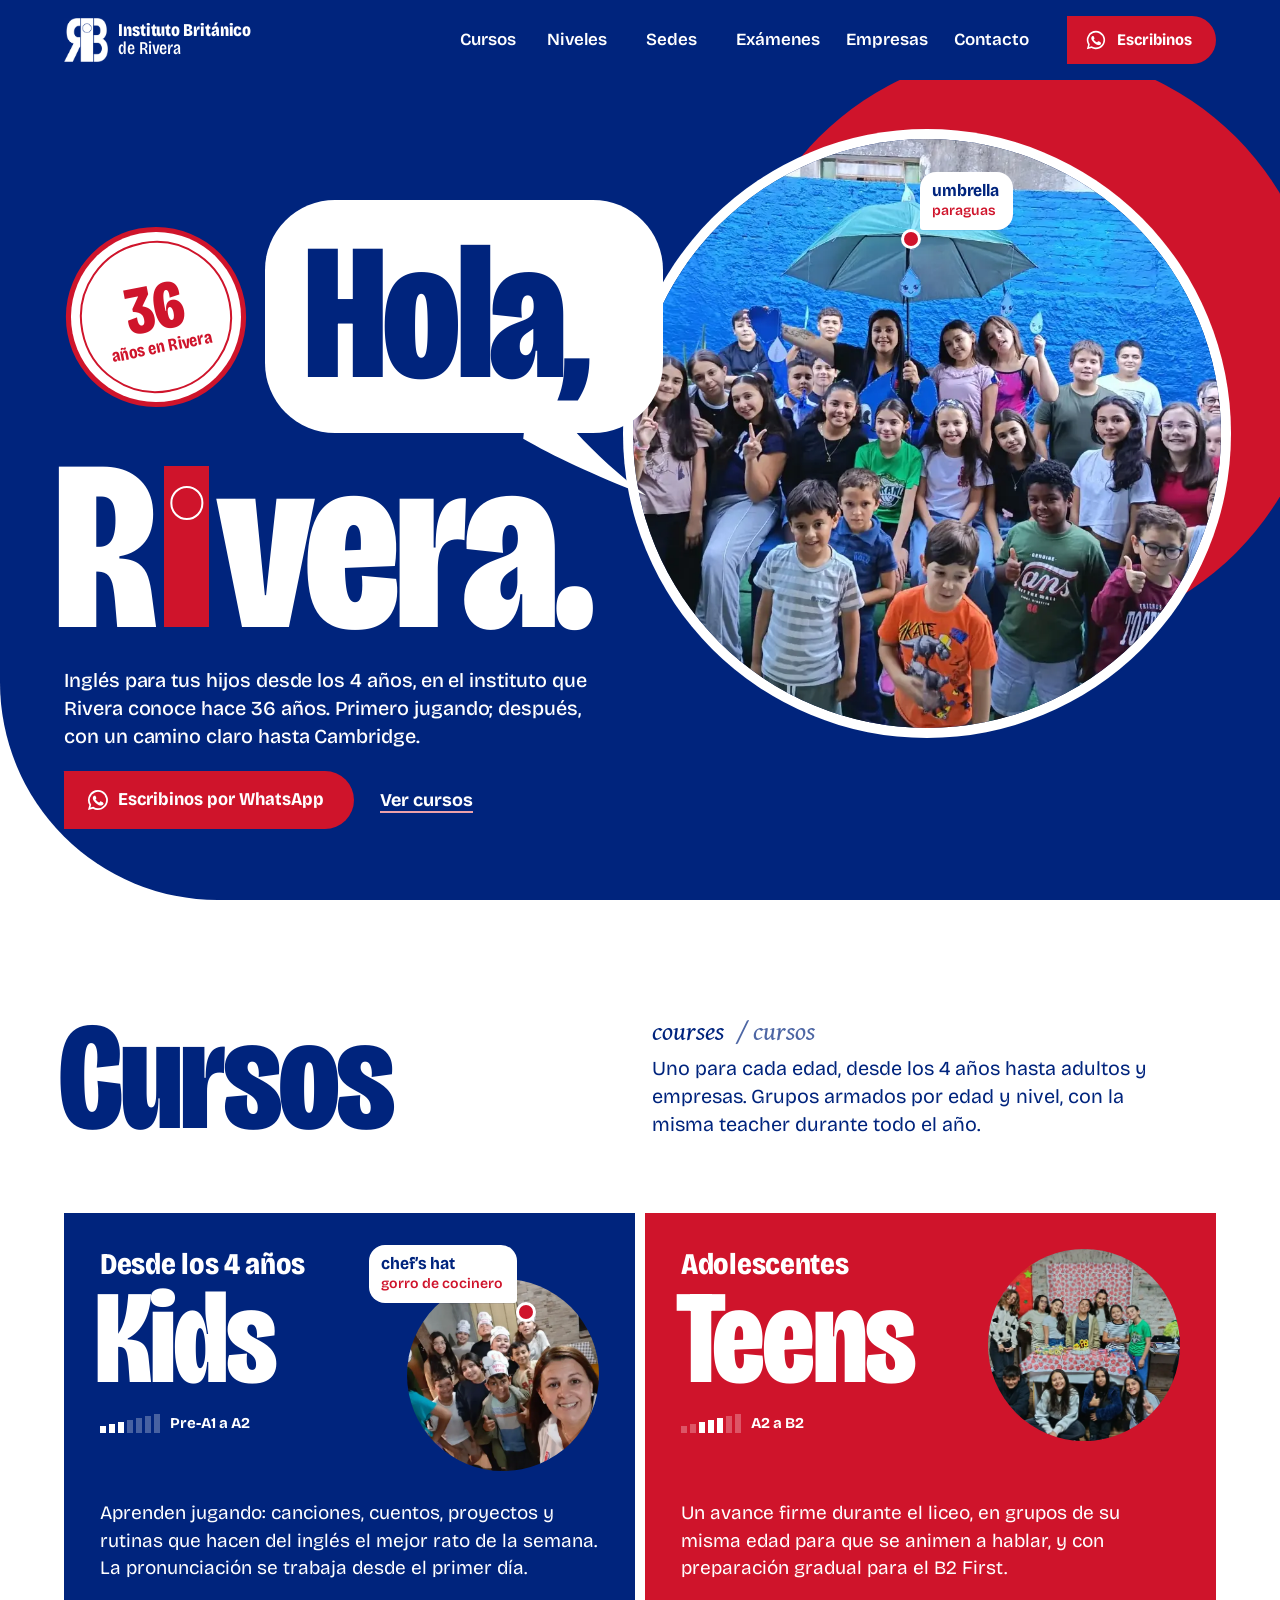
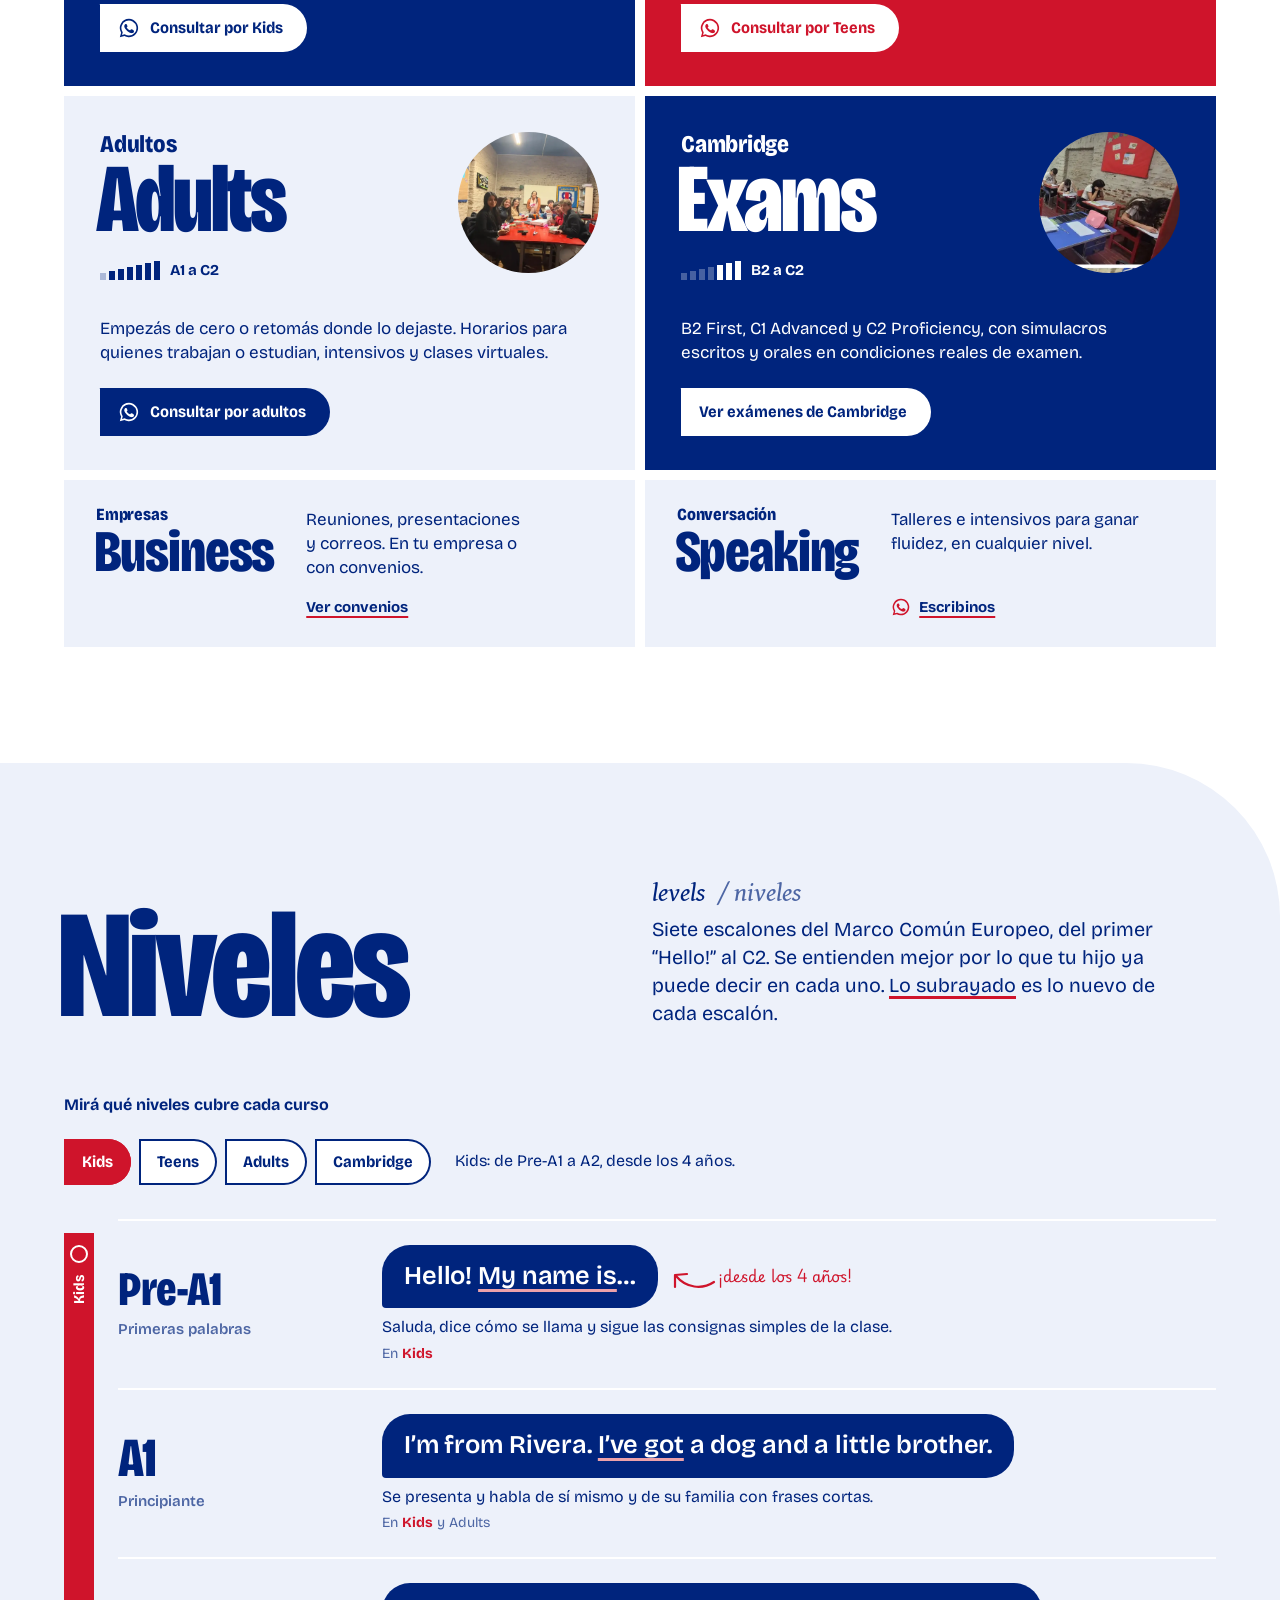
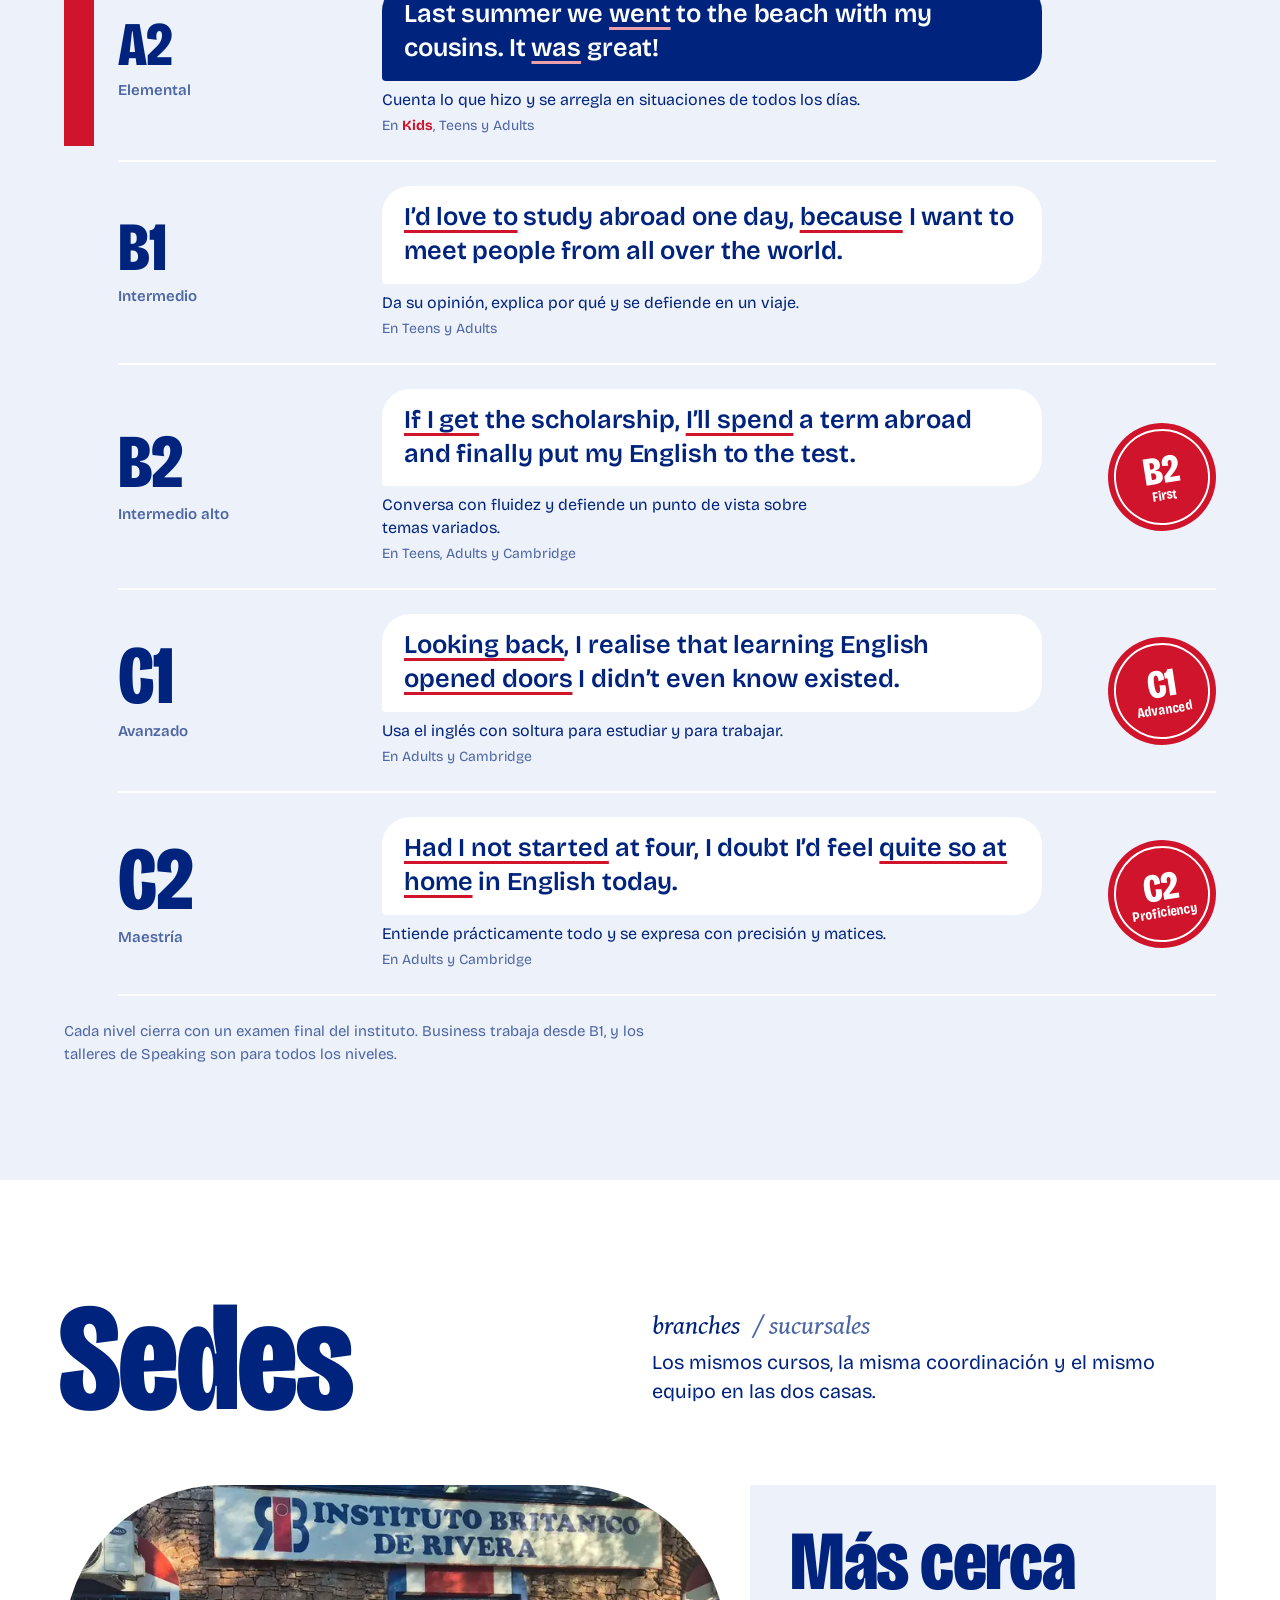
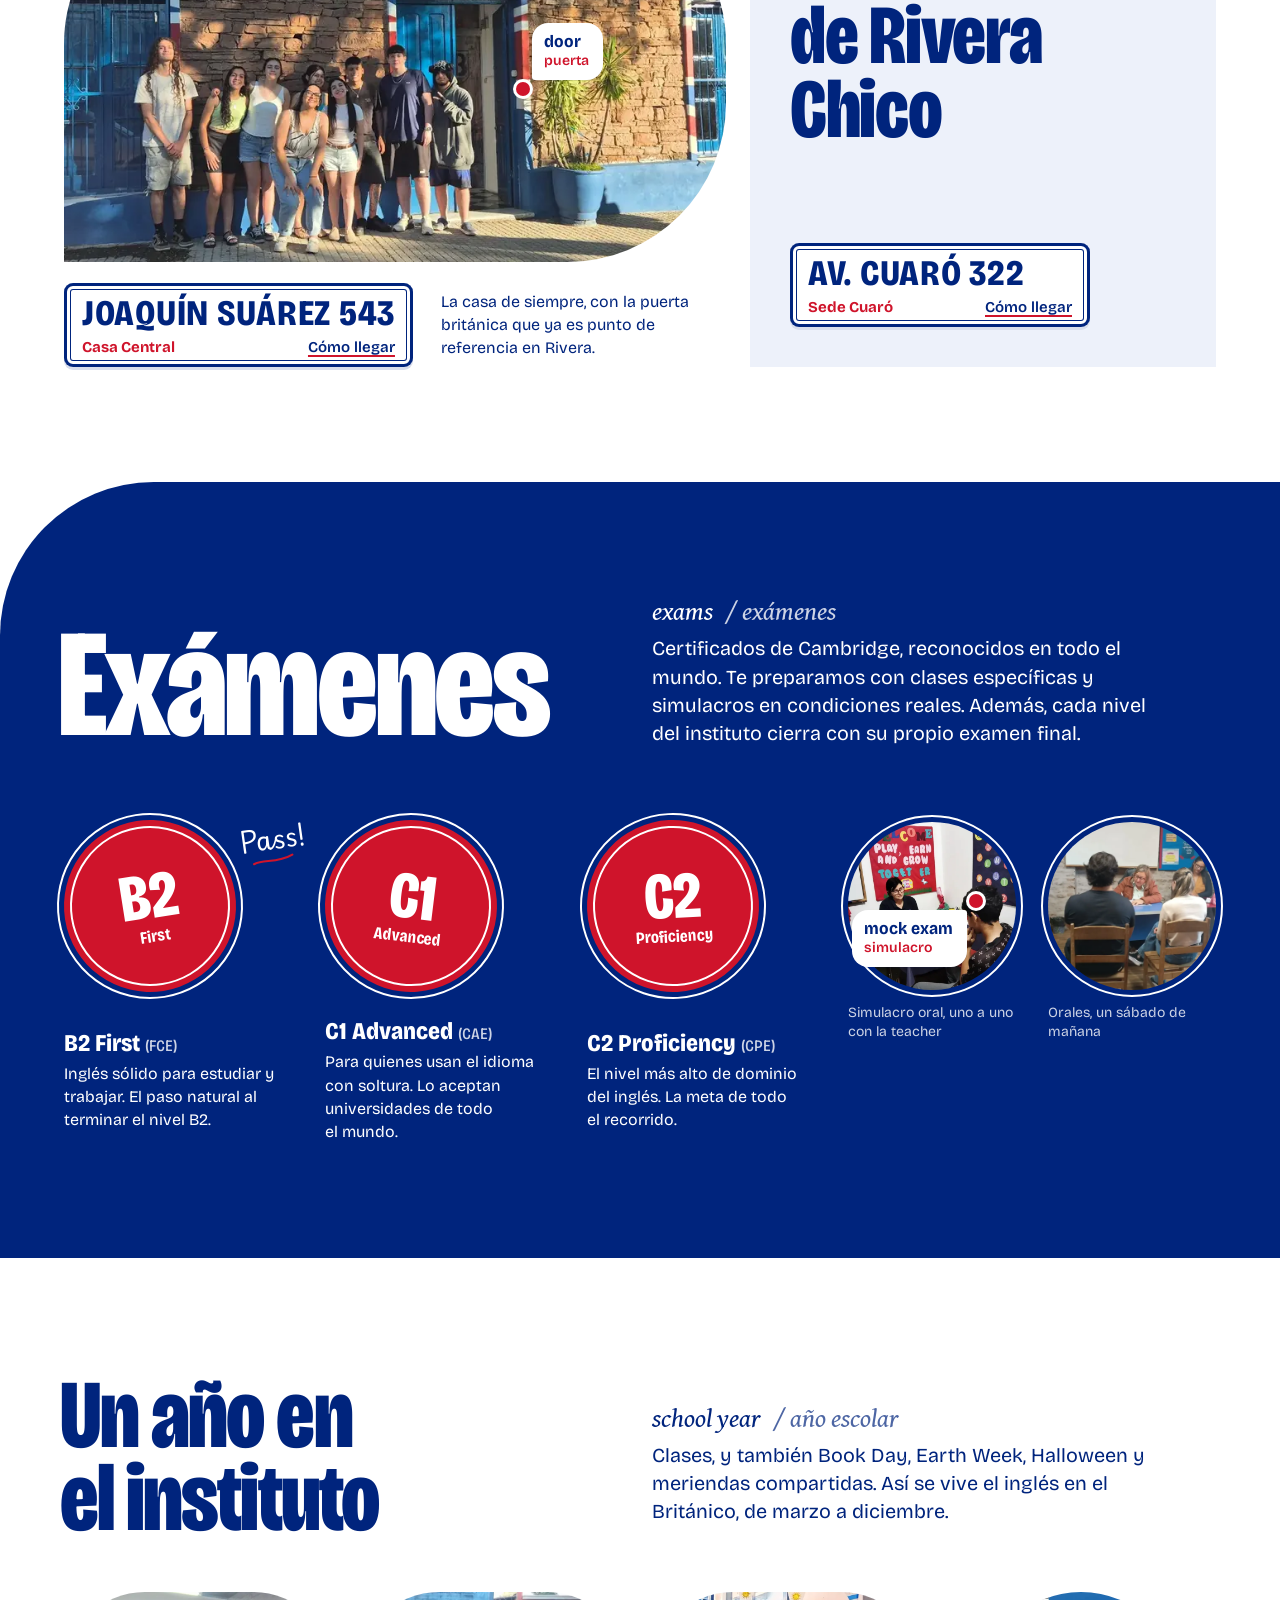
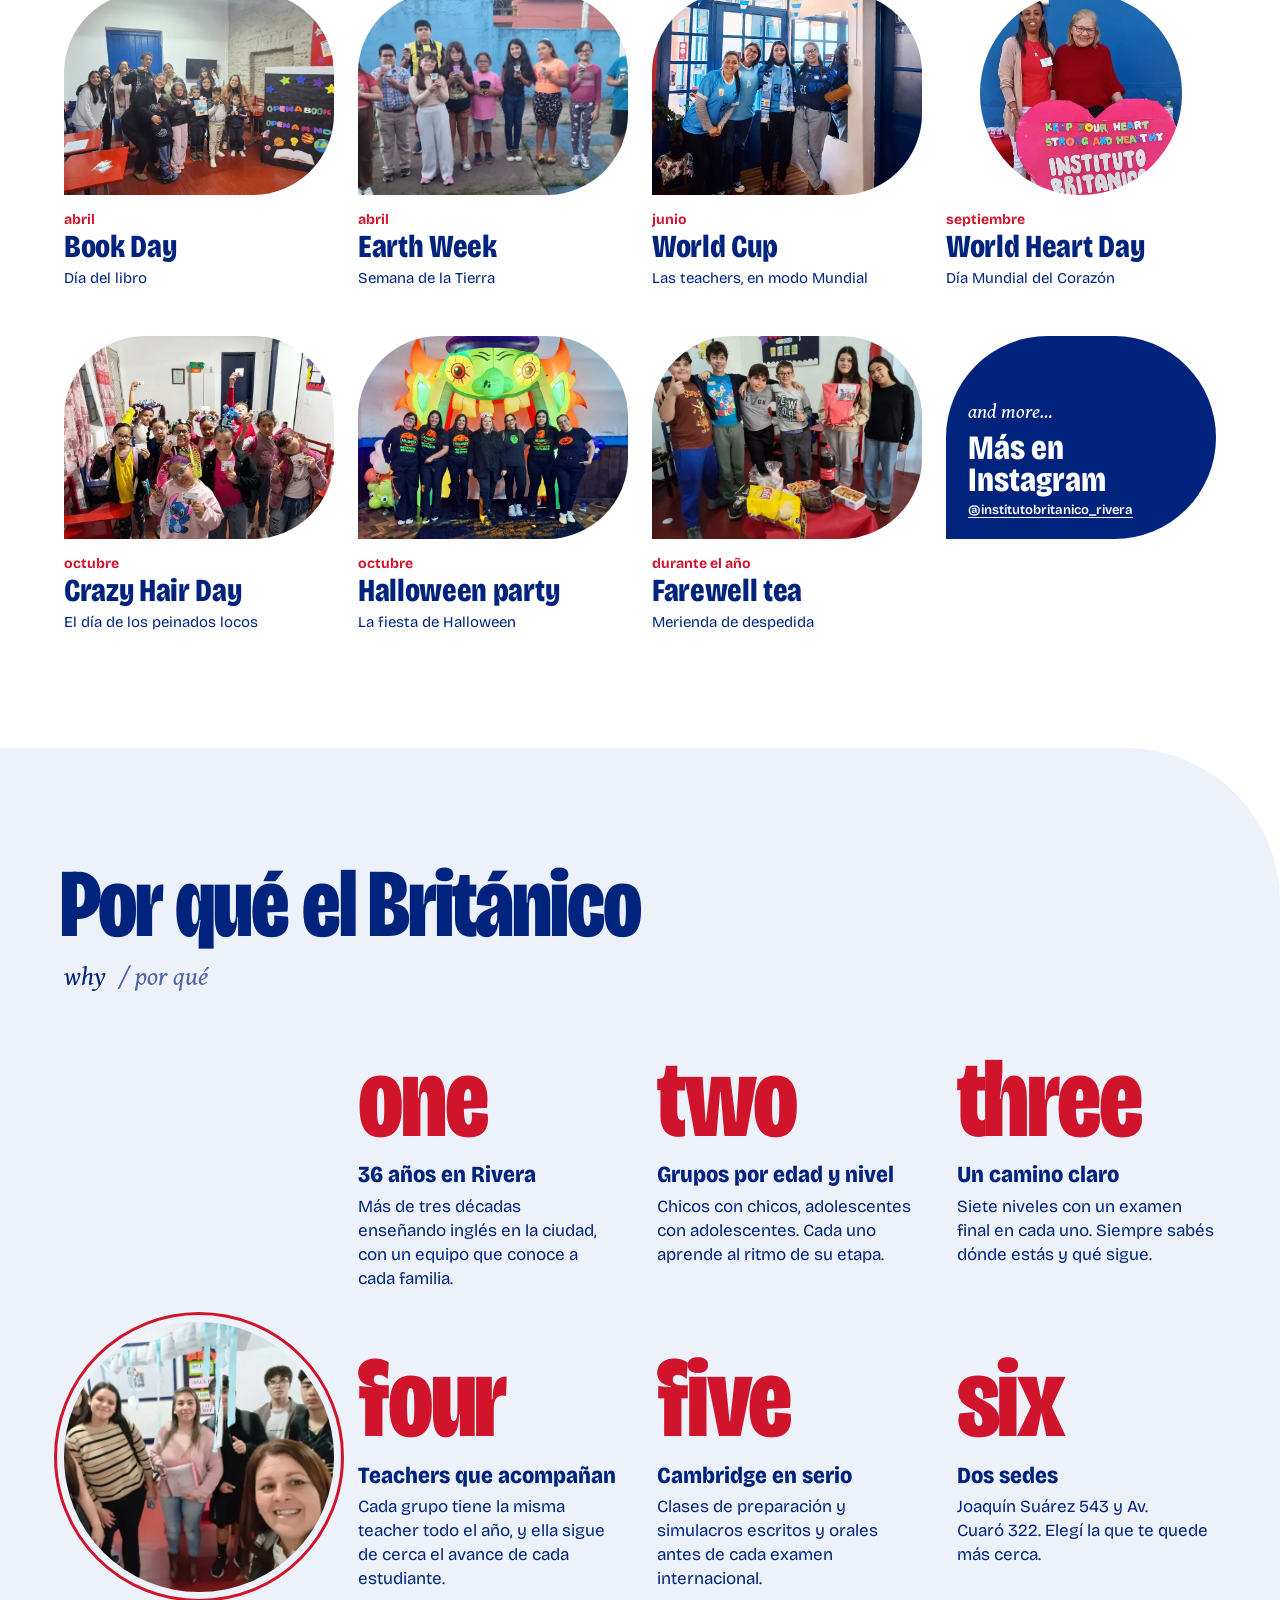
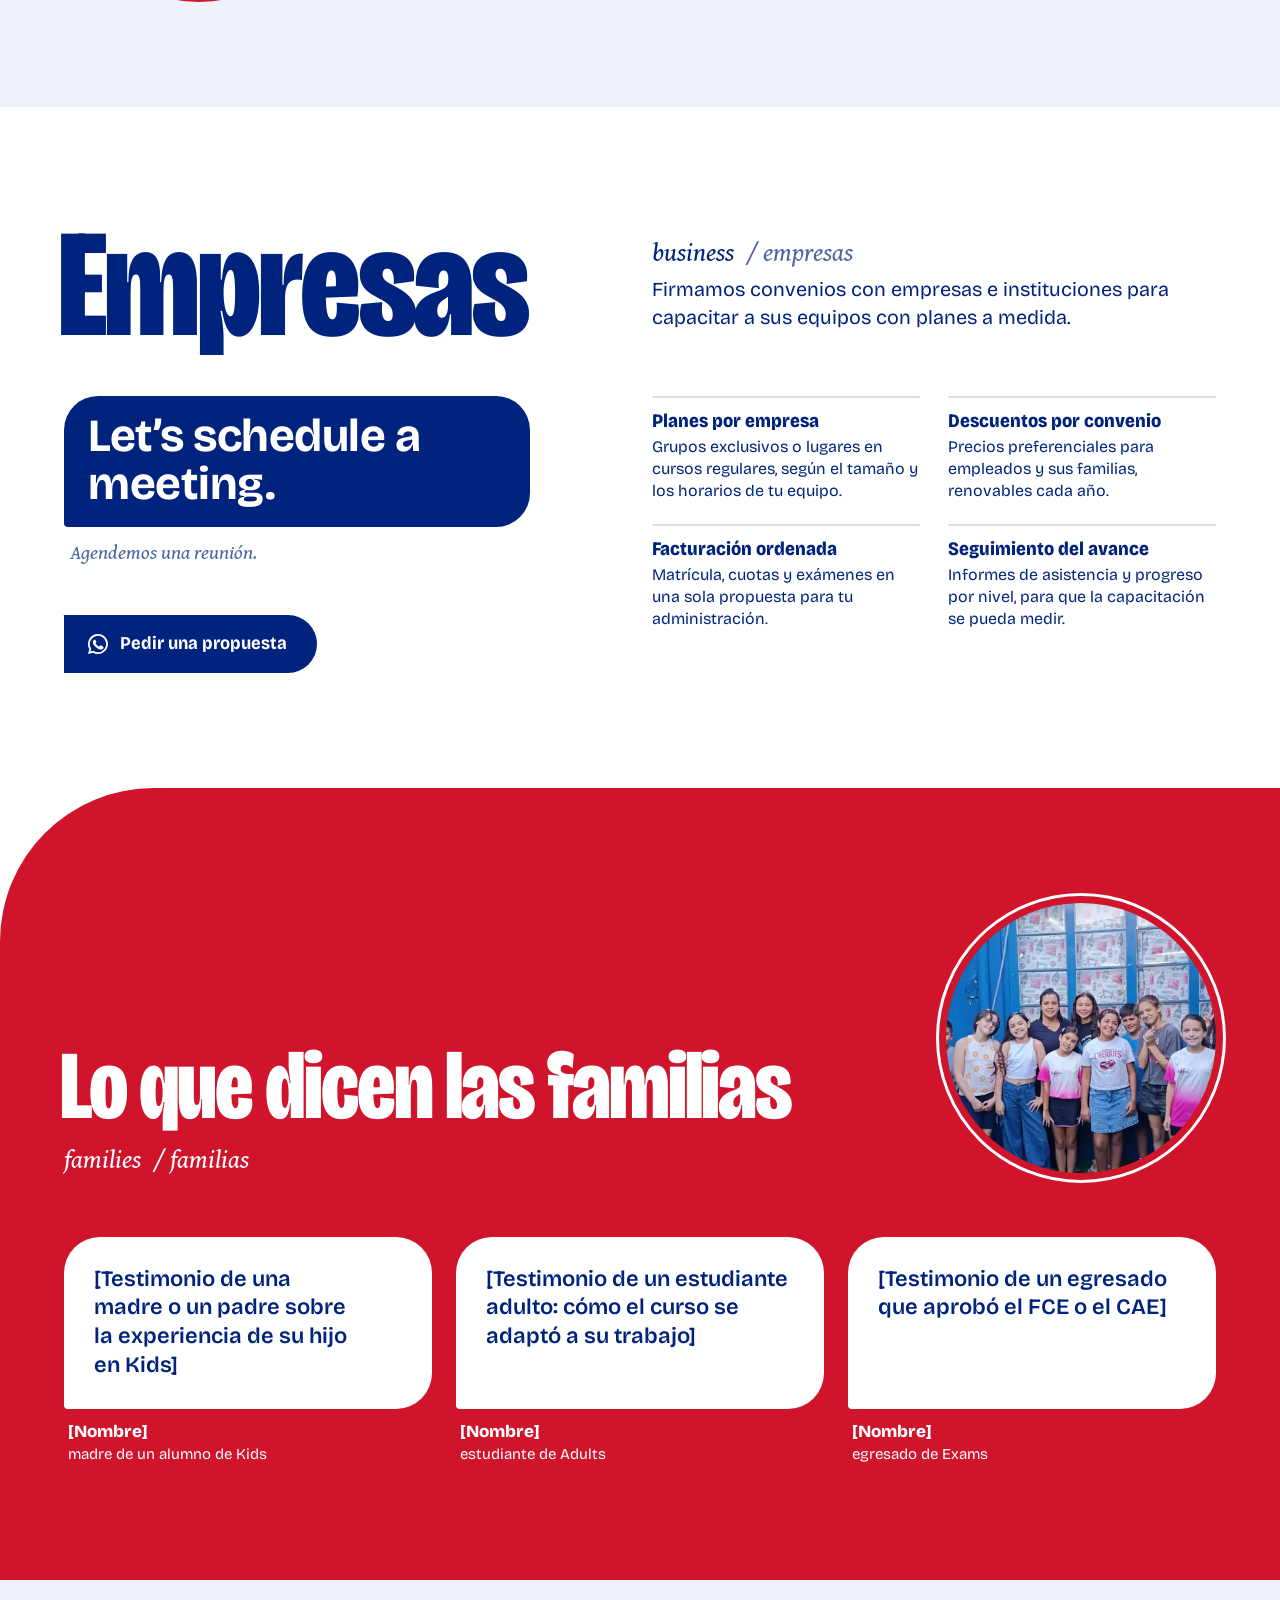
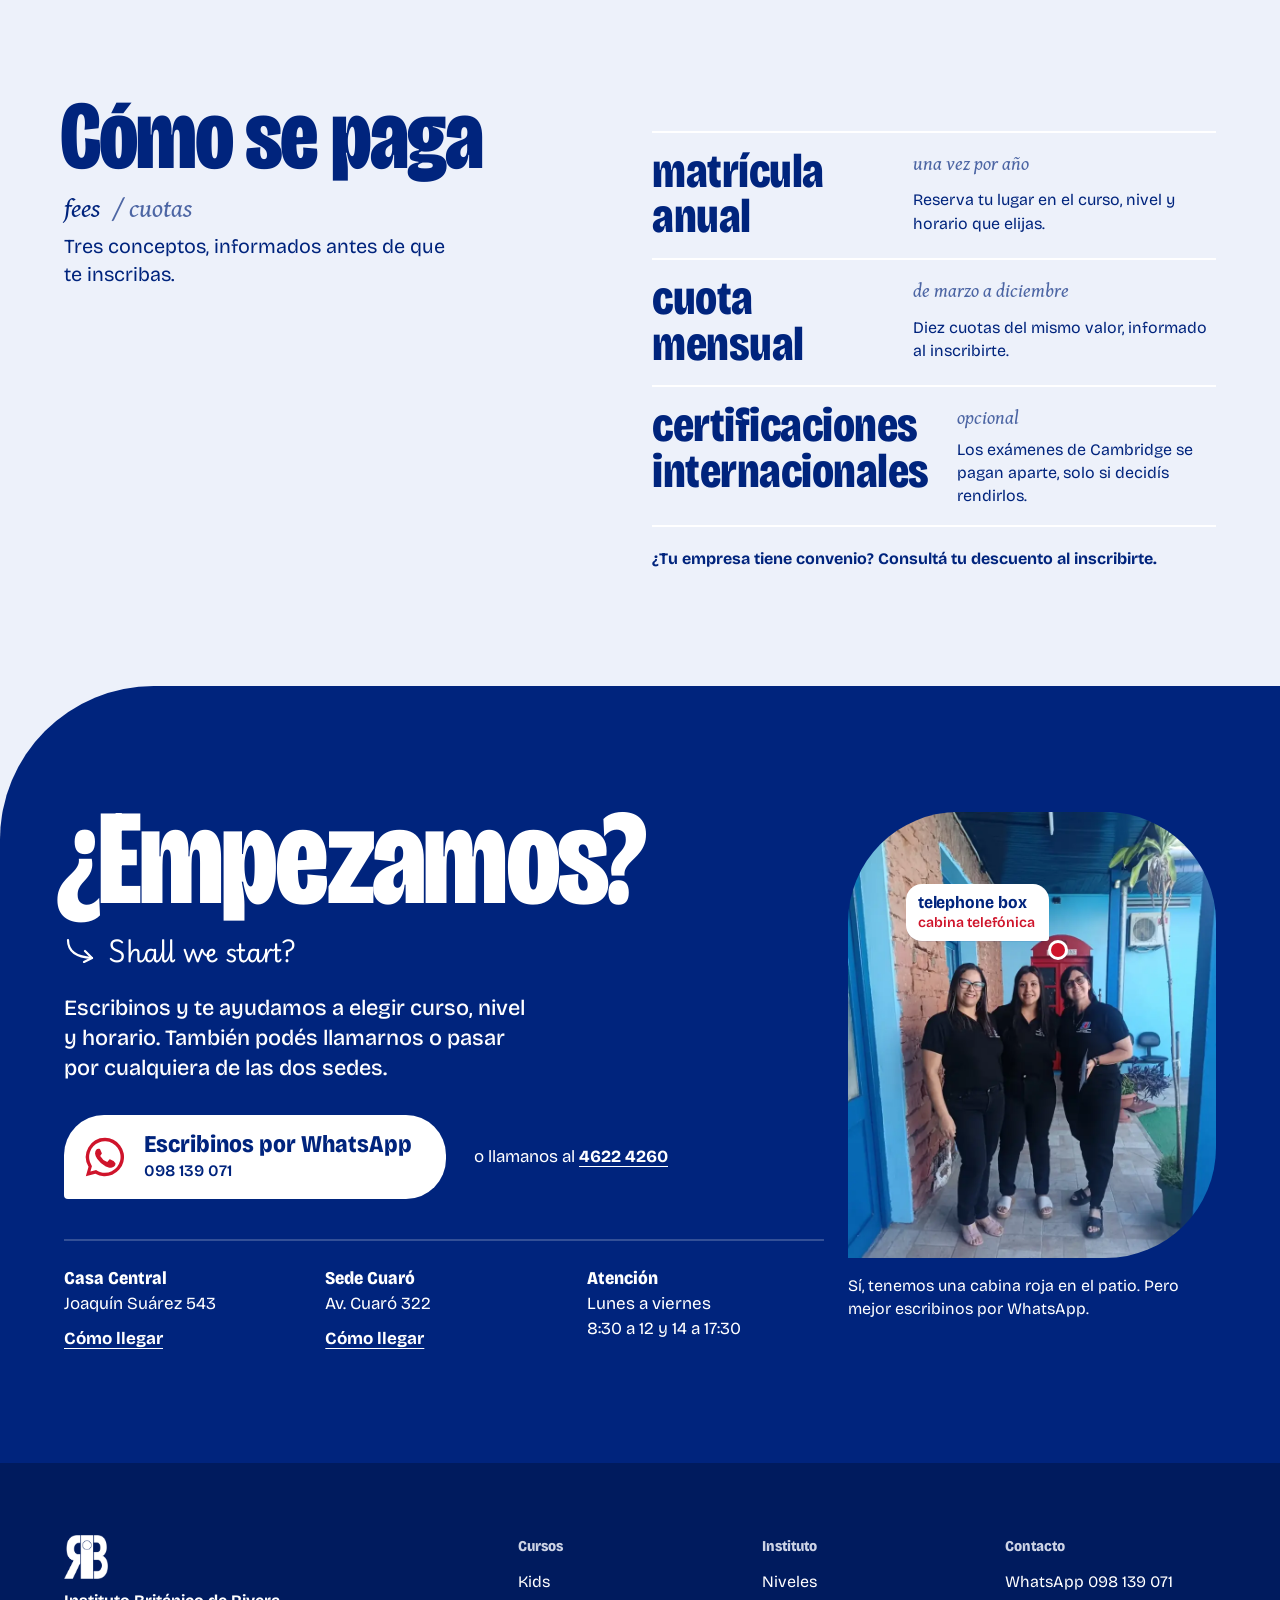
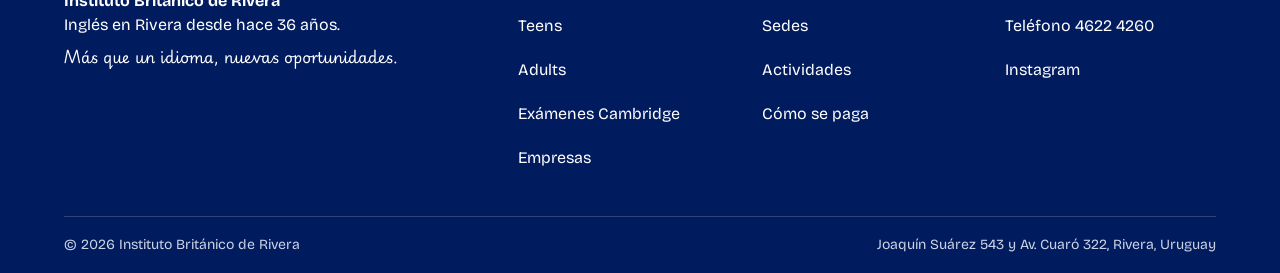
<file: hero-2.html>
<!DOCTYPE html>
<html lang="es-UY">
<head>
<meta charset="UTF-8" />
<meta name="viewport" content="width=device-width, initial-scale=1, viewport-fit=cover" />
<title>Instituto Británico de Rivera — Inglés para chicos, adolescentes y adultos</title>
<meta name="description" content="Inglés en Rivera hace 36 años: chicos desde los 4 años, adolescentes, adultos, empresas y exámenes de Cambridge. Joaquín Suárez 543 y Av. Cuaró 322." />
<meta property="og:type" content="website" />
<meta property="og:locale" content="es_UY" />
<meta property="og:title" content="Instituto Británico de Rivera" />
<meta property="og:description" content="Inglés para chicos desde los 4 años, adolescentes y adultos. Exámenes de Cambridge. Dos sedes en Rivera." />
<script type="application/ld+json">
{
  "@context": "https://schema.org",
  "@type": "LanguageSchool",
  "name": "Instituto Británico de Rivera",
  "telephone": "+598 4622 4260",
  "sameAs": ["https://www.instagram.com/institutobritanico_rivera/"],
  "address": { "@type": "PostalAddress", "streetAddress": "Joaquín Suárez 543", "addressLocality": "Rivera", "addressCountry": "UY" },
  "openingHoursSpecification": [
    { "@type": "OpeningHoursSpecification", "dayOfWeek": ["Monday","Tuesday","Wednesday","Thursday","Friday"], "opens": "08:30", "closes": "12:00" },
    { "@type": "OpeningHoursSpecification", "dayOfWeek": ["Monday","Tuesday","Wednesday","Thursday","Friday"], "opens": "14:00", "closes": "17:30" }
  ],
  "department": { "@type": "LanguageSchool", "name": "Instituto Británico de Rivera, Sede Cuaró", "address": { "@type": "PostalAddress", "streetAddress": "Av. Cuaró 322", "addressLocality": "Rivera", "addressCountry": "UY" } }
}
</script>
<meta name="theme-color" content="#00247D" />
<link rel="icon" href="assets/logo-mark.png" />
<link rel="preconnect" href="https://fonts.googleapis.com" />
<link rel="preconnect" href="https://fonts.gstatic.com" crossorigin="anonymous" />
<link rel="stylesheet" href="https://fonts.googleapis.com/css2?family=Bricolage+Grotesque:opsz,wdth,wght@12..96,75..100,400..800&amp;family=Gentium+Book+Plus:ital@1&amp;family=Playwrite+GB+S:wght@400&amp;display=swap" />
<link rel="preload" as="image" href="assets/photos/patio-800.webp" imagesrcset="assets/photos/patio-800.webp 800w, assets/photos/patio.webp 1440w" imagesizes="(min-width: 900px) and (orientation: landscape) 72vw, (min-width: 640px) 110vw, 180vw" fetchpriority="high" /><link rel="stylesheet" href="styles-v4-base.css" />
<link rel="stylesheet" href="hero-2.css" />
<script>document.documentElement.classList.add("js")</script>
</head>
<body>

<a class="skip" href="#cursos">Saltar al contenido</a>

<!-- ============ HEADER ============ -->
<header class="top" id="top">
  <div class="wrap top-in">
    <a class="brand" href="#inicio" aria-label="Instituto Británico de Rivera, inicio">
      <span class="brand-marks">
        <img class="brand-mark-w" src="assets/logo-mark-white.png" alt="" width="44" height="44" />
        <img class="brand-mark-c" src="assets/logo-mark.png" alt="" width="44" height="44" />
      </span>
      <span class="brand-name">Instituto Británico <span>de Rivera</span></span>
    </a>

    <nav class="nav" id="nav" aria-label="Secciones">
      <ul class="nav-list">
        <li><a href="#cursos"><span class="flip" data-flip="hover"><span class="face">Cursos</span><span class="face" lang="en" aria-hidden="true">Courses</span></span><small class="nav-gloss" lang="en" aria-hidden="true">courses</small></a></li>
        <li><a href="#niveles"><span class="flip" data-flip="hover"><span class="face">Niveles</span><span class="face" lang="en" aria-hidden="true">Levels</span></span><small class="nav-gloss" lang="en" aria-hidden="true">levels</small></a></li>
        <li><a href="#sedes"><span class="flip" data-flip="hover"><span class="face">Sedes</span><span class="face" lang="en" aria-hidden="true">Branches</span></span><small class="nav-gloss" lang="en" aria-hidden="true">branches</small></a></li>
        <li><a href="#examenes"><span class="flip" data-flip="hover"><span class="face">Exámenes</span><span class="face" lang="en" aria-hidden="true">Exams</span></span><small class="nav-gloss" lang="en" aria-hidden="true">exams</small></a></li>
        <li><a href="#empresas"><span class="flip" data-flip="hover"><span class="face">Empresas</span><span class="face" lang="en" aria-hidden="true">Business</span></span><small class="nav-gloss" lang="en" aria-hidden="true">business</small></a></li>
        <li><a href="#contacto"><span class="flip" data-flip="hover"><span class="face">Contacto</span><span class="face" lang="en" aria-hidden="true">Contact</span></span><small class="nav-gloss" lang="en" aria-hidden="true">contact</small></a></li>
      </ul>
      <div class="nav-foot">
        <a class="btn btn-red btn-lg" href="https://wa.me/59898139071?text=Hola%2C%20quiero%20informaci%C3%B3n%20sobre%20los%20cursos%20de%20ingl%C3%A9s." target="_blank" rel="noopener">
          <svg class="ico" viewBox="0 0 24 24" aria-hidden="true"><use href="#i-wa" /></svg>
          Escribinos por WhatsApp
        </a>
        <p>Teléfono <a href="tel:+59846224260">4622 4260</a><br />Lunes a viernes, 8:30 a 12 y 14 a 17:30</p>
      </div>
    </nav>

    <a class="btn btn-red top-cta" href="https://wa.me/59898139071?text=Hola%2C%20quiero%20informaci%C3%B3n%20sobre%20los%20cursos%20de%20ingl%C3%A9s." target="_blank" rel="noopener">
      <svg class="ico" viewBox="0 0 24 24" aria-hidden="true"><use href="#i-wa" /></svg>
      Escribinos
    </a>
    <button class="menu-btn" id="menuBtn" type="button" aria-expanded="false" aria-controls="nav">
      <span class="menu-btn-t">Menú</span>
      <span class="menu-btn-i" aria-hidden="true"><i></i><i></i></span>
    </button>
  </div>
</header>

<main>

<!-- ============ HERO ============ -->
<!-- H2 · "El globo": a blue poster. The kids in the circle are saying it:
     a white speech bubble ("Hello," ⇄ "Hola,") points its tail at them,
     and "Rivera." answers underneath, with the logo's red i. -->
<section class="hero h2" id="inicio">
  <div class="wrap h2-grid">

    <h1 class="hello h2-title">
      <span class="sr-only"><span lang="en">Hello</span>, Rivera. Instituto Británico de Rivera: inglés para chicos desde los 4 años, adolescentes y adultos.</span>
      <span class="hello-vis" id="hello" aria-hidden="true">
        <span class="hello-ln h2-say"><span class="h2-say-t">H<span class="flip hello-tail" data-flip="hero"><span class="face" lang="en">ello,</span><span class="face" lang="es">ola,</span></span></span><svg class="h2-tail" viewBox="0 0 100 100" preserveAspectRatio="none" focusable="false"><path d="M0 100C30 79 68 46 100 0C86 44 73 75 60 100Z" /></svg></span>
        <span class="hello-ln h2-city">R<span class="ibar"></span>vera.</span>
      </span>
    </h1>

    <div class="h2-photo">
      <span class="h2-disc" aria-hidden="true"></span>
      <span class="h2-frame">
        <img src="assets/photos/patio-800.webp" srcset="assets/photos/patio-800.webp 800w, assets/photos/patio.webp 1440w" sizes="(min-width: 900px) and (orientation: landscape) 72vw, (min-width: 640px) 110vw, 180vw" width="1440" height="1080" alt="Chicos y adolescentes con su teacher, que sostiene un paraguas, frente a la pared azul del patio del instituto" fetchpriority="high" />
      </span>
      <span class="tag tag--r h2-tag" aria-hidden="true">
        <span class="tag-pin"></span>
        <span class="tag-card"><b lang="en">umbrella</b><span>paraguas</span></span>
      </span>
      <p class="stamp h2-stamp"><span><b>36</b> años en Rivera</span></p>
    </div>

    <div class="hero-copy h2-copy">
      <p class="hero-lede">Inglés para tus hijos desde los 4&nbsp;años, en el instituto que Rivera conoce hace 36&nbsp;años. Primero jugando; después, con un camino claro hasta Cambridge.</p>
      <div class="hero-cta" id="heroCta">
        <a class="btn btn-red btn-hero" href="https://wa.me/59898139071?text=Hola%2C%20quiero%20informaci%C3%B3n%20sobre%20los%20cursos%20de%20ingl%C3%A9s." target="_blank" rel="noopener">
          <svg class="ico" viewBox="0 0 24 24" aria-hidden="true"><use href="#i-wa" /></svg>
          Escribinos por WhatsApp
        </a>
        <a class="link" href="#cursos">Ver cursos</a>
      </div>
    </div>

  </div>
</section>

<!-- ============ CURSOS ============ -->
<section class="sec courses" id="cursos" aria-labelledby="cursos-t">
  <div class="wrap">
    <header class="entry">
      <h2 class="entry-word" id="cursos-t">
        <span class="sr-only">Cursos</span>
        <span class="flip" data-flip="intro" aria-hidden="true"><span class="face" lang="es">Cursos</span><span class="face" lang="en">Courses</span></span>
      </h2>
      <p class="entry-gloss" aria-hidden="true"><span lang="en">courses</span> <i>/ cursos</i></p>
      <p class="entry-def">Uno para cada edad, desde los 4 años hasta adultos y empresas. Grupos armados por edad y nivel, con la misma teacher durante todo el año.</p>
    </header>

    <div class="cgrid">

      <article class="course c-kids">
        <div class="c-head">
          <h3><span class="c-age">Desde los 4&nbsp;años</span> <span class="c-name" lang="en">Kids</span></h3>
          <a class="lvscale" href="#niveles" data-course="kids" aria-label="Niveles Pre-A1 a A2, ver en Niveles">
            <span class="lvscale-b" aria-hidden="true"><i class="on"></i><i class="on"></i><i class="on"></i><i></i><i></i><i></i><i></i></span>
            <span>Pre-A1 a A2</span>
          </a>
        </div>
        <div class="ph ph-dot c-ph">
          <img src="assets/photos/cooking-800.webp" srcset="assets/photos/cooking-800.webp 800w, assets/photos/cooking.webp 1440w" sizes="(min-width: 1024px) 220px, 36vw" width="1440" height="1080" alt="Chicos de Kids con gorros de cocinero, en una selfie con su teacher" loading="lazy" />
          <span class="tag tag--l" style="--x:62%;--y:17%" aria-hidden="true">
            <span class="tag-pin"></span>
            <span class="tag-card"><b lang="en">chef’s hat</b><span>gorro de cocinero</span></span>
          </span>
        </div>
        <p class="c-text">Aprenden jugando: canciones, cuentos, proyectos y rutinas que hacen del inglés el mejor rato de la semana. La pronunciación se trabaja desde el primer día.</p>
        <div class="c-foot">
          <a class="btn btn-white" href="https://wa.me/59898139071?text=Hola%2C%20quiero%20informaci%C3%B3n%20sobre%20el%20curso%20Kids." target="_blank" rel="noopener"><svg class="ico" viewBox="0 0 24 24" aria-hidden="true"><use href="#i-wa" /></svg>Consultar por Kids</a>
        </div>
      </article>

      <article class="course c-teens">
        <div class="c-head">
          <h3><span class="c-age">Adolescentes</span> <span class="c-name" lang="en">Teens</span></h3>
          <a class="lvscale" href="#niveles" data-course="teens" aria-label="Niveles A2 a B2, ver en Niveles">
            <span class="lvscale-b" aria-hidden="true"><i></i><i></i><i class="on"></i><i class="on"></i><i class="on"></i><i></i><i></i></span>
            <span>A2 a B2</span>
          </a>
        </div>
        <div class="ph ph-dot c-ph">
          <img src="assets/photos/teens-15-800.webp" srcset="assets/photos/teens-15-800.webp 800w, assets/photos/teens-15.webp 1203w" sizes="(min-width: 1024px) 220px, 36vw" width="1203" height="1600" alt="Grupo de adolescentes festejando en clase alrededor de una torta" loading="lazy" />
        </div>
        <p class="c-text">Un avance firme durante el liceo, en grupos de su misma edad para que se animen a hablar, y con preparación gradual para el B2 First.</p>
        <div class="c-foot">
          <a class="btn btn-white" href="https://wa.me/59898139071?text=Hola%2C%20quiero%20informaci%C3%B3n%20sobre%20el%20curso%20Teens." target="_blank" rel="noopener"><svg class="ico" viewBox="0 0 24 24" aria-hidden="true"><use href="#i-wa" /></svg>Consultar por Teens</a>
        </div>
      </article>

      <article class="course c-adults">
        <div class="c-head">
          <h3><span class="c-age">Adultos</span> <span class="c-name" lang="en">Adults</span></h3>
          <a class="lvscale" href="#niveles" data-course="adults" aria-label="Niveles A1 a C2, ver en Niveles">
            <span class="lvscale-b" aria-hidden="true"><i></i><i class="on"></i><i class="on"></i><i class="on"></i><i class="on"></i><i class="on"></i><i class="on"></i></span>
            <span>A1 a C2</span>
          </a>
        </div>
        <div class="ph ph-dot c-ph">
          <img src="assets/photos/adults-800.webp" srcset="assets/photos/adults-800.webp 800w, assets/photos/adults.webp 1200w" sizes="(min-width: 1024px) 160px, 36vw" width="1200" height="1600" alt="Clase nocturna alrededor de una mesa roja" loading="lazy" />
        </div>
        <p class="c-text">Empezás de cero o retomás donde lo dejaste. Horarios para quienes trabajan o estudian, intensivos y clases virtuales.</p>
        <div class="c-foot">
          <a class="btn btn-blue" href="https://wa.me/59898139071?text=Hola%2C%20quiero%20informaci%C3%B3n%20sobre%20los%20cursos%20para%20adultos." target="_blank" rel="noopener"><svg class="ico" viewBox="0 0 24 24" aria-hidden="true"><use href="#i-wa" /></svg>Consultar por adultos</a>
        </div>
      </article>

      <article class="course c-exams">
        <div class="c-head">
          <h3><span class="c-age">Cambridge</span> <span class="c-name" lang="en">Exams</span></h3>
          <a class="lvscale" href="#niveles" data-course="cambridge" aria-label="Niveles B2 a C2, ver en Niveles">
            <span class="lvscale-b" aria-hidden="true"><i></i><i></i><i></i><i></i><i class="on"></i><i class="on"></i><i class="on"></i></span>
            <span>B2 a C2</span>
          </a>
        </div>
        <div class="ph ph-dot c-ph c-ph-zoom">
          <img src="assets/photos/mock-exam-800.webp" srcset="assets/photos/mock-exam-800.webp 800w, assets/photos/mock-exam.webp 1440w" sizes="(min-width: 1024px) 320px, 72vw" width="1440" height="1440" alt="Estudiantes escribiendo un simulacro de examen en un salón con mesas rojas y azules" loading="lazy" />
        </div>
        <p class="c-text">B2 First, C1 Advanced y C2 Proficiency, con simulacros escritos y orales en condiciones reales de examen.</p>
        <div class="c-foot">
          <a class="btn btn-white" href="#examenes">Ver exámenes de Cambridge</a>
        </div>
      </article>

      <div class="c-pair">
        <article class="course course-s">
          <h3><span class="c-age">Empresas</span> <span class="c-name" lang="en">Business</span></h3>
          <p class="c-text">Reuniones, presentaciones y correos. En tu empresa o con convenios.</p>
          <a class="c-link" href="#empresas">Ver convenios</a>
        </article>
        <article class="course course-s">
          <h3><span class="c-age">Conversación</span> <span class="c-name" lang="en">Speaking</span></h3>
          <p class="c-text">Talleres e intensivos para ganar fluidez, en cualquier nivel.</p>
          <a class="c-link" href="https://wa.me/59898139071?text=Hola%2C%20quiero%20informaci%C3%B3n%20sobre%20los%20talleres%20de%20conversaci%C3%B3n." target="_blank" rel="noopener" aria-label="Escribinos por WhatsApp sobre los talleres de conversación"><svg class="ico" viewBox="0 0 24 24" aria-hidden="true"><use href="#i-wa" /></svg>Escribinos</a>
        </article>
      </div>

    </div>
  </div>
</section>

<!-- ============ NIVELES ============ -->
<section class="sec levels bowl-r" id="niveles" aria-labelledby="niveles-t">
  <div class="wrap">
    <div class="levels-head">
      <header class="entry">
        <h2 class="entry-word" id="niveles-t">
          <span class="sr-only">Niveles</span>
          <span class="flip" data-flip="intro" aria-hidden="true"><span class="face" lang="es">Niveles</span><span class="face" lang="en">Levels</span></span>
        </h2>
        <p class="entry-gloss" aria-hidden="true"><span lang="en">levels</span> <i>/ niveles</i></p>
        <p class="entry-def">Siete escalones del Marco Común Europeo, del primer <span lang="en">“Hello!”</span> al C2. Se entienden mejor por lo que tu hijo ya puede decir en cada uno. <span class="pen">Lo subrayado</span> es lo nuevo de cada escalón.</p>
      </header>

      <p class="lvf-label" id="lvfLabel">Mirá qué niveles cubre cada curso</p>
    </div>

    <div class="lv-zone">
      <div class="lvf" id="lvf" role="group" aria-labelledby="lvfLabel">
        <div class="lvf-btns">
          <button type="button" data-course="kids" aria-pressed="true">Kids</button>
          <button type="button" data-course="teens" aria-pressed="false">Teens</button>
          <button type="button" data-course="adults" aria-pressed="false">Adults</button>
          <button type="button" data-course="cambridge" aria-pressed="false">Cambridge</button>
        </div>
        <p class="lvf-now" id="lvfNow" aria-live="polite">Kids: de Pre-A1 a A2, desde los 4 años.</p>
      </div>

    <div class="ladder" id="ladder">
      <div class="lv-bar" id="lvBar" aria-hidden="true"><span class="lv-bar-t" id="lvBarT">Kids</span></div>

      <ol class="lv-list">
        <li class="lv" data-i="0" style="--i:0">
          <div class="lv-code"><b>Pre-A1</b><span>Primeras palabras</span></div>
          <div class="lv-say">
            <div class="say-line">
              <p class="bubble" lang="en">Hello! <em>My name is</em>…</p>
              <span class="note lv-note" aria-hidden="true">
                <svg viewBox="0 0 46 34"><path d="M44 22C32 30 16 28 6 16" /><path d="M5 27L5 15l12-1" /></svg>
                ¡desde los 4 años!
              </span>
            </div>
            <p class="lv-gloss">Saluda, dice cómo se llama y sigue las consignas simples de la clase.</p>
            <p class="lv-in">En <span data-c="kids">Kids</span></p>
          </div>
        </li>
        <li class="lv" data-i="1" style="--i:1">
          <div class="lv-code"><b>A1</b><span>Principiante</span></div>
          <div class="lv-say">
            <p class="bubble" lang="en">I’m from Rivera. <em>I’ve got</em> a dog and a little brother.</p>
            <p class="lv-gloss">Se presenta y habla de sí mismo y de su familia con frases cortas.</p>
            <p class="lv-in">En <span data-c="kids">Kids</span> y <span data-c="adults">Adults</span></p>
          </div>
        </li>
        <li class="lv" data-i="2" style="--i:2">
          <div class="lv-code"><b>A2</b><span>Elemental</span></div>
          <div class="lv-say">
            <p class="bubble" lang="en">Last summer we <em>went</em> to the beach with my cousins. It <em>was</em> great!</p>
            <p class="lv-gloss">Cuenta lo que hizo y se arregla en situaciones de todos los días.</p>
            <p class="lv-in">En <span data-c="kids">Kids</span>, <span data-c="teens">Teens</span> y <span data-c="adults">Adults</span></p>
          </div>
        </li>
        <li class="lv" data-i="3" style="--i:3">
          <div class="lv-code"><b>B1</b><span>Intermedio</span></div>
          <div class="lv-say">
            <p class="bubble" lang="en"><em>I’d love to</em> study abroad one day, <em>because</em> I want to meet people from all over the world.</p>
            <p class="lv-gloss">Da su opinión, explica por qué y se defiende en un viaje.</p>
            <p class="lv-in">En <span data-c="teens">Teens</span> y <span data-c="adults">Adults</span></p>
          </div>
        </li>
        <li class="lv lv-x" data-i="4" style="--i:4">
          <div class="lv-code"><b>B2</b><span>Intermedio alto</span></div>
          <div class="lv-say">
            <p class="bubble" lang="en"><em>If I get</em> the scholarship, <em>I’ll spend</em> a term abroad and finally put my English to the test.</p>
            <p class="lv-gloss">Conversa con fluidez y defiende un punto de vista sobre temas variados.</p>
            <p class="lv-in">En <span data-c="teens">Teens</span>, <span data-c="adults">Adults</span> y <span data-c="cambridge">Cambridge</span></p>
          </div>
          <p class="stamp" lang="en"><span><b>B2</b> First</span></p>
        </li>
        <li class="lv lv-x" data-i="5" style="--i:5">
          <div class="lv-code"><b>C1</b><span>Avanzado</span></div>
          <div class="lv-say">
            <p class="bubble" lang="en"><em>Looking back</em>, I realise that learning English <em>opened doors</em> I didn’t even know existed.</p>
            <p class="lv-gloss">Usa el inglés con soltura para estudiar y para trabajar.</p>
            <p class="lv-in">En <span data-c="adults">Adults</span> y <span data-c="cambridge">Cambridge</span></p>
          </div>
          <p class="stamp" lang="en"><span><b>C1</b> Advanced</span></p>
        </li>
        <li class="lv lv-x" data-i="6" style="--i:6">
          <div class="lv-code"><b>C2</b><span>Maestría</span></div>
          <div class="lv-say">
            <p class="bubble" lang="en"><em>Had I not started</em> at four, I doubt I’d feel <em>quite so at home</em> in English today.</p>
            <p class="lv-gloss">Entiende prácticamente todo y se expresa con precisión y matices.</p>
            <p class="lv-in">En <span data-c="adults">Adults</span> y <span data-c="cambridge">Cambridge</span></p>
          </div>
          <p class="stamp" lang="en"><span><b>C2</b> Proficiency</span></p>
        </li>
      </ol>
    </div>
    </div>

    <p class="levels-foot">Cada nivel cierra con un examen final del instituto. <span lang="en">Business</span> trabaja desde B1, y los talleres de <span lang="en">Speaking</span> son para todos los niveles.</p>
  </div>
</section>

<!-- ============ SEDES ============ -->
<section class="sec sites" id="sedes" aria-labelledby="sedes-t">
  <div class="wrap">
    <header class="entry">
      <h2 class="entry-word" id="sedes-t">
        <span class="sr-only">Sedes</span>
        <span class="flip" data-flip="intro" aria-hidden="true"><span class="face" lang="es">Sedes</span><span class="face" lang="en">Branches</span></span>
      </h2>
      <p class="entry-gloss" aria-hidden="true"><span lang="en">branches</span> <i>/ sucursales</i></p>
      <p class="entry-def">Los mismos cursos, la misma coordinación y el mismo equipo en las dos casas.</p>
    </header>

    <div class="sites-grid">
      <article class="site site-central">
        <h3 class="sr-only">Casa Central</h3>
        <div class="ph ph-bubble site-ph">
          <img src="assets/photos/fachada-800.webp" srcset="assets/photos/fachada-800.webp 800w, assets/photos/fachada.webp 1440w" sizes="(min-width: 1024px) 56vw, 92vw" width="1440" height="821" alt="Fachada de piedra de la Casa Central, con el cartel del instituto, la puerta pintada de rojo, blanco y azul y estudiantes adelante" loading="lazy" />
          <span class="tag tag--r" style="--x:69.4%;--y:54%" aria-hidden="true">
            <span class="tag-pin"></span>
            <span class="tag-card"><b lang="en">door</b><span>puerta</span></span>
          </span>
        </div>
        <div class="site-body">
          <a class="plate" href="https://www.google.com/maps/search/?api=1&amp;query=Joaqu%C3%ADn%20Su%C3%A1rez%20543%2C%20Rivera%2C%20Uruguay" target="_blank" rel="noopener">
            <span class="plate-st">Joaquín Suárez 543</span>
            <span class="plate-row"><span class="plate-name">Casa Central</span><span class="plate-go">Cómo llegar</span></span>
          </a>
          <p>La casa de siempre, con la puerta británica que ya es punto de referencia en Rivera.</p>
        </div>
      </article>

      <article class="site site-cuaro">
        <h3 class="sr-only">Sede Cuaró</h3>
        <p class="cuaro-big">Más cerca de Rivera Chico</p>
        <a class="plate" href="https://www.google.com/maps/search/?api=1&amp;query=Av.%20Cuar%C3%B3%20322%2C%20Rivera%2C%20Uruguay" target="_blank" rel="noopener">
          <span class="plate-st">Av. Cuaró 322</span>
          <span class="plate-row"><span class="plate-name">Sede Cuaró</span><span class="plate-go">Cómo llegar</span></span>
        </a>
      </article>
    </div>
  </div>
</section>

<!-- ============ EXÁMENES ============ -->
<section class="sec exams on-dark bowl-l" id="examenes" aria-labelledby="examenes-t">
  <div class="wrap">
    <header class="entry">
      <h2 class="entry-word" id="examenes-t">
        <span class="sr-only">Exámenes</span>
        <span class="flip" data-flip="intro" aria-hidden="true"><span class="face" lang="es">Exámenes</span><span class="face" lang="en">Exams</span></span>
      </h2>
      <p class="entry-gloss" aria-hidden="true"><span lang="en">exams</span> <i>/ exámenes</i></p>
      <p class="entry-def">Certificados de Cambridge, reconocidos en todo el mundo. Te preparamos con clases específicas y simulacros en condiciones reales. Además, cada nivel del instituto cierra con su propio examen final.</p>
    </header>

    <div class="exams-body">
      <ul class="exam-list">
        <li class="exam">
          <p class="stamp exam-stamp" aria-hidden="true"><span><b>B2</b> First</span></p>
          <div class="exam-txt">
            <h3><span lang="en">B2 First</span> <small>(FCE)</small></h3>
            <p>Inglés sólido para estudiar y trabajar. El paso natural al terminar el nivel B2.</p>
          </div>
          <p class="note exam-note" aria-hidden="true">Pass!
            <svg viewBox="0 0 60 20"><path d="M2 12C16 6 34 16 58 6" /></svg>
          </p>
        </li>
        <li class="exam">
          <p class="stamp exam-stamp" aria-hidden="true"><span><b>C1</b> Advanced</span></p>
          <div class="exam-txt">
            <h3><span lang="en">C1 Advanced</span> <small>(CAE)</small></h3>
            <p>Para quienes usan el idioma con soltura. Lo aceptan universidades de todo el mundo.</p>
          </div>
        </li>
        <li class="exam">
          <p class="stamp exam-stamp" aria-hidden="true"><span><b>C2</b> Proficiency</span></p>
          <div class="exam-txt">
            <h3><span lang="en">C2 Proficiency</span> <small>(CPE)</small></h3>
            <p>El nivel más alto de dominio del inglés. La meta de todo el recorrido.</p>
          </div>
        </li>
      </ul>

      <div class="exam-photos">
        <figure class="exam-ph">
          <div class="ph ph-dot">
            <img src="assets/photos/oral-kid-800.webp" srcset="assets/photos/oral-kid-800.webp 800w, assets/photos/oral-kid.webp 1440w" sizes="(min-width: 1024px) 260px, 44vw" width="1440" height="1084" alt="Simulacro oral: una teacher y un estudiante, uno frente al otro" loading="lazy" />
            <span class="tag tag--bl" style="--x:76%;--y:47%" aria-hidden="true">
              <span class="tag-pin"></span>
              <span class="tag-card"><b lang="en">mock exam</b><span>simulacro</span></span>
            </span>
          </div>
          <figcaption>Simulacro oral, uno a uno con la teacher</figcaption>
        </figure>
        <figure class="exam-ph">
          <div class="ph ph-dot">
            <img src="assets/photos/oral-adult-800.webp" srcset="assets/photos/oral-adult-800.webp 800w, assets/photos/oral-adult.webp 1200w" sizes="(min-width: 1024px) 200px, 44vw" width="1200" height="1600" alt="Examen oral: dos estudiantes frente a la examinadora" loading="lazy" />
          </div>
          <figcaption>Orales, un sábado de mañana</figcaption>
        </figure>
      </div>
    </div>
  </div>
</section>

<!-- ============ VIDA ============ -->
<section class="sec life" id="vida" aria-labelledby="vida-t">
  <div class="wrap">
    <header class="entry entry--long">
      <h2 class="entry-word" id="vida-t">Un año en el instituto</h2>
      <p class="entry-gloss" aria-hidden="true"><span lang="en">school year</span> <i>/ año escolar</i></p>
      <p class="entry-def">Clases, y también <span lang="en">Book Day</span>, <span lang="en">Earth Week</span>, Halloween y meriendas compartidas. Así se vive el inglés en el Británico, de marzo a diciembre.</p>
    </header>
  </div>

  <div class="strip-wrap">
    <p class="note strip-note" aria-hidden="true">deslizá
      <svg viewBox="0 0 46 34"><path d="M3 20C14 26 28 26 41 16" /><path d="M31 13l10 3-4 10" /></svg>
    </p>
    <div class="strip" role="region" aria-label="Actividades del año" tabindex="0">
      <ul class="strip-list">
        <li class="ev">
          <div class="ev-ph ph ph-bubble"><img src="assets/photos/book-day-800.webp" srcset="assets/photos/book-day-800.webp 800w, assets/photos/book-day.webp 1600w" sizes="(min-width: 1024px) 300px, 76vw" width="1600" height="1200" alt="Estudiantes y teachers en el Book Day, junto a un cartel que dice Open a book, open a mind" loading="lazy" /></div>
          <p class="ev-mo">abril</p>
          <h3 class="ev-en" lang="en">Book Day</h3>
          <p class="ev-es">Día del libro</p>
        </li>
        <li class="ev">
          <div class="ev-ph ph ph-bubble"><img src="assets/photos/earth-800.webp" srcset="assets/photos/earth-800.webp 800w, assets/photos/earth.webp 1438w" sizes="(min-width: 1024px) 300px, 76vw" width="1438" height="809" alt="Chicos en el patio mostrando sus plantines" loading="lazy" /></div>
          <p class="ev-mo">abril</p>
          <h3 class="ev-en" lang="en">Earth Week</h3>
          <p class="ev-es">Semana de la Tierra</p>
        </li>
        <li class="ev">
          <div class="ev-ph ph ph-bubble"><img src="assets/photos/teachers-door-800.webp" srcset="assets/photos/teachers-door-800.webp 800w, assets/photos/teachers-door.webp 1440w" sizes="(min-width: 1024px) 300px, 76vw" width="1440" height="1217" alt="Las teachers con camisetas de Uruguay, junto a una puerta azul con banderines" loading="lazy" /></div>
          <p class="ev-mo">junio</p>
          <h3 class="ev-en" lang="en">World Cup</h3>
          <p class="ev-es">Las teachers, en modo Mundial</p>
        </li>
        <li class="ev">
          <div class="ev-ph ph ph-dot ev-heart"><img src="assets/photos/corazon-800.webp" srcset="assets/photos/corazon-800.webp 800w, assets/photos/corazon.webp 912w" sizes="(min-width: 1024px) 240px, 60vw" width="912" height="1216" alt="Teachers con un corazón gigante del Instituto Británico" loading="lazy" /></div>
          <p class="ev-mo">septiembre</p>
          <h3 class="ev-en" lang="en">World Heart Day</h3>
          <p class="ev-es">Día Mundial del Corazón</p>
        </li>
        <li class="ev">
          <div class="ev-ph ph ph-bubble"><img src="assets/photos/crazy-hair-800.webp" srcset="assets/photos/crazy-hair-800.webp 800w, assets/photos/crazy-hair.webp 1440w" sizes="(min-width: 1024px) 300px, 76vw" width="1440" height="1084" alt="Chicos con peinados locos mostrando sus tarjetas" loading="lazy" /></div>
          <p class="ev-mo">octubre</p>
          <h3 class="ev-en" lang="en">Crazy Hair Day</h3>
          <p class="ev-es">El día de los peinados locos</p>
        </li>
        <li class="ev">
          <div class="ev-ph ph ph-bubble"><img src="assets/photos/halloween-800.webp" srcset="assets/photos/halloween-800.webp 800w, assets/photos/halloween.webp 1440w" sizes="(min-width: 1024px) 300px, 76vw" width="1440" height="1080" alt="El equipo de teachers con remeras de Halloween" loading="lazy" /></div>
          <p class="ev-mo">octubre</p>
          <h3 class="ev-en" lang="en">Halloween party</h3>
          <p class="ev-es">La fiesta de Halloween</p>
        </li>
        <li class="ev">
          <div class="ev-ph ph ph-bubble"><img src="assets/photos/merienda-800.webp" srcset="assets/photos/merienda-800.webp 800w, assets/photos/merienda.webp 1440w" sizes="(min-width: 1024px) 300px, 76vw" width="1440" height="1080" alt="Estudiantes en una merienda de despedida" loading="lazy" /></div>
          <p class="ev-mo">durante el año</p>
          <h3 class="ev-en" lang="en">Farewell tea</h3>
          <p class="ev-es">Merienda de despedida</p>
        </li>
        <li class="ev ev-ig">
          <a class="ig" href="https://www.instagram.com/institutobritanico_rivera/" target="_blank" rel="noopener">
            <span class="ig-en" lang="en">and more…</span>
            <span class="ig-es">Más en Instagram</span>
            <span class="ig-at">@institutobritanico_<wbr />rivera</span>
          </a>
        </li>
      </ul>
    </div>
  </div>
</section>

<!-- ============ POR QUÉ ============ -->
<section class="sec why bowl-r" id="porque" aria-labelledby="porque-t">
  <div class="wrap">
    <header class="entry entry--long">
      <h2 class="entry-word" id="porque-t">Por qué el Británico</h2>
      <p class="entry-gloss" aria-hidden="true"><span lang="en">why</span> <i>/ por qué</i></p>
    </header>

    <div class="why-body">
    <div class="ph ph-dot why-ph">
      <img src="assets/photos/teens-800.webp" srcset="assets/photos/teens-800.webp 800w, assets/photos/teens.webp 1440w" sizes="(min-width: 1024px) 300px, 56vw" width="1440" height="1080" alt="Una teacher en una selfie con su grupo de adolescentes, en clase" loading="lazy" />
    </div>
    <ul class="count">
      <li><span class="count-n" lang="en" aria-hidden="true">one</span><h3>36 años en Rivera</h3><p>Más de tres décadas enseñando inglés en la ciudad, con un equipo que conoce a cada familia.</p></li>
      <li><span class="count-n" lang="en" aria-hidden="true">two</span><h3>Grupos por edad y nivel</h3><p>Chicos con chicos, adolescentes con adolescentes. Cada uno aprende al ritmo de su etapa.</p></li>
      <li><span class="count-n" lang="en" aria-hidden="true">three</span><h3>Un camino claro</h3><p>Siete niveles con un examen final en cada uno. Siempre sabés dónde estás y qué sigue.</p></li>
      <li><span class="count-n" lang="en" aria-hidden="true">four</span><h3>Teachers que acompañan</h3><p>Cada grupo tiene la misma teacher todo el año, y ella sigue de cerca el avance de cada estudiante.</p></li>
      <li><span class="count-n" lang="en" aria-hidden="true">five</span><h3>Cambridge en serio</h3><p>Clases de preparación y simulacros escritos y orales antes de cada examen internacional.</p></li>
      <li><span class="count-n" lang="en" aria-hidden="true">six</span><h3>Dos sedes</h3><p>Joaquín Suárez&nbsp;543 y Av. Cuaró&nbsp;322. Elegí la que te quede más cerca.</p></li>
    </ul>
    </div>
  </div>
</section>

<!-- ============ EMPRESAS ============ -->
<section class="sec biz" id="empresas" aria-labelledby="empresas-t">
  <div class="wrap biz-grid">
    <header class="entry">
      <h2 class="entry-word" id="empresas-t">
        <span class="sr-only">Empresas</span>
        <span class="flip" data-flip="intro" aria-hidden="true"><span class="face" lang="es">Empresas</span><span class="face" lang="en">Business</span></span>
      </h2>
      <p class="entry-gloss" aria-hidden="true"><span lang="en">business</span> <i>/ empresas</i></p>
      <p class="entry-def">Firmamos convenios con empresas e instituciones para capacitar a sus equipos con planes a medida.</p>
    </header>

    <div class="biz-say">
      <p class="bubble biz-bubble" lang="en">Let’s schedule a meeting.</p>
      <p class="biz-gloss">Agendemos una reunión.</p>
    </div>

    <dl class="biz-list">
      <div><dt>Planes por empresa</dt><dd><span class="d-s">Grupos propios o lugares en cursos.</span><span class="d-l">Grupos exclusivos o lugares en cursos regulares, según el tamaño y los horarios de tu equipo.</span></dd></div>
      <div><dt>Descuentos por convenio</dt><dd><span class="d-s">Para empleados y sus familias.</span><span class="d-l">Precios preferenciales para empleados y sus familias, renovables cada año.</span></dd></div>
      <div><dt>Facturación ordenada</dt><dd><span class="d-s">Todo en una sola propuesta.</span><span class="d-l">Matrícula, cuotas y exámenes en una sola propuesta para tu administración.</span></dd></div>
      <div><dt>Seguimiento del avance</dt><dd><span class="d-s">Informes de asistencia y progreso.</span><span class="d-l">Informes de asistencia y progreso por nivel, para que la capacitación se pueda medir.</span></dd></div>
    </dl>

    <div class="biz-cta">
      <a class="btn btn-blue btn-lg" href="https://wa.me/59898139071?text=Hola%2C%20quiero%20una%20propuesta%20de%20ingl%C3%A9s%20para%20mi%20empresa." target="_blank" rel="noopener">
        <svg class="ico" viewBox="0 0 24 24" aria-hidden="true"><use href="#i-wa" /></svg>
        Pedir una propuesta
      </a>
    </div>
  </div>
</section>

<!-- ============ TESTIMONIOS ============ -->
<section class="sec voices on-dark bowl-l" id="testimonios" aria-labelledby="testimonios-t">
  <div class="wrap">
    <header class="entry entry--long">
      <h2 class="entry-word" id="testimonios-t">Lo que dicen las familias</h2>
      <p class="entry-gloss" aria-hidden="true"><span lang="en">families</span> <i>/ familias</i></p>
    </header>

    <div class="ph ph-dot voices-ph">
      <img src="assets/photos/patio-2-800.webp" srcset="assets/photos/patio-2-800.webp 800w, assets/photos/patio-2.webp 1440w" sizes="(min-width: 1024px) 260px, 50vw" width="1440" height="1080" alt="Un grupo de chicas y chicos con su teacher en el patio azul del instituto" loading="lazy" />
    </div>
    <!-- When real quotes arrive, each figure can take a portrait as its first child:
         <div class="ph ph-dot voice-ph"><img … /></div> — the layout makes room for it. -->
    <div class="voice-grid">
      <figure class="voice">
        <blockquote class="voice-q"><p>[Testimonio de una madre o un padre sobre la experiencia de su hijo en Kids]</p></blockquote>
        <figcaption><b>[Nombre]</b> madre de un alumno de Kids</figcaption>
      </figure>
      <figure class="voice">
        <blockquote class="voice-q"><p>[Testimonio de un estudiante adulto: cómo el curso se adaptó a su trabajo]</p></blockquote>
        <figcaption><b>[Nombre]</b> estudiante de Adults</figcaption>
      </figure>
      <figure class="voice">
        <blockquote class="voice-q"><p>[Testimonio de un egresado que aprobó el FCE o el CAE]</p></blockquote>
        <figcaption><b>[Nombre]</b> egresado de Exams</figcaption>
      </figure>
    </div>
  </div>
</section>

<!-- ============ PAGOS ============ -->
<section class="sec fees" id="pagos" aria-labelledby="pagos-t">
  <div class="wrap fees-grid">
    <header class="entry entry--long">
      <h2 class="entry-word" id="pagos-t">Cómo se paga</h2>
      <p class="entry-gloss" aria-hidden="true"><span lang="en">fees</span> <i>/ cuotas</i></p>
      <p class="entry-def">Tres conceptos, informados antes de que te inscribas.</p>
    </header>

    <div class="fees-body">
      <dl class="dict">
        <div class="dict-e"><dt>matrícula anual</dt><dd class="dict-when">una vez por año</dd><dd class="dict-def">Reserva tu lugar en el curso, nivel y horario que elijas.</dd></div>
        <div class="dict-e"><dt>cuota mensual</dt><dd class="dict-when">de marzo a diciembre</dd><dd class="dict-def">Diez cuotas del mismo valor, informado al inscribirte.</dd></div>
        <div class="dict-e"><dt>certificaciones internacionales</dt><dd class="dict-when">opcional</dd><dd class="dict-def">Los exámenes de Cambridge se pagan aparte, solo si decidís rendirlos.</dd></div>
      </dl>
      <p class="fees-note">¿Tu empresa tiene convenio? Consultá tu descuento al inscribirte.</p>
    </div>
  </div>
</section>

<!-- ============ CONTACTO ============ -->
<section class="contact on-dark" id="contacto" aria-labelledby="contacto-t">
  <div class="wrap contact-grid">
    <div class="contact-main">
      <h2 class="contact-word" id="contacto-t">¿Empezamos?</h2>
      <p class="contact-en" lang="en">
        <svg viewBox="0 0 34 26" aria-hidden="true"><path d="M4 3c0 10 6 17 24 18" /><path d="M21 14l7 7-8 4" /></svg>
        Shall we start?
      </p>
      <p class="contact-lede">Escribinos y te ayudamos a elegir curso, nivel y horario. También podés llamarnos o pasar por cualquiera de las dos sedes.</p>
      <div class="contact-cta">
        <a class="wa-big" href="https://wa.me/59898139071?text=Hola%2C%20quiero%20informaci%C3%B3n%20sobre%20los%20cursos%20de%20ingl%C3%A9s." target="_blank" rel="noopener">
          <svg class="ico" viewBox="0 0 24 24" aria-hidden="true"><use href="#i-wa" /></svg>
          <span><b>Escribinos por WhatsApp</b><span>098 139 071</span></span>
        </a>
        <p class="contact-call">o llamanos al <a href="tel:+59846224260">4622 4260</a></p>
      </div>

      <dl class="where">
        <div>
          <dt>Casa Central</dt>
          <dd>Joaquín Suárez 543</dd>
          <dd><a href="https://www.google.com/maps/search/?api=1&amp;query=Joaqu%C3%ADn%20Su%C3%A1rez%20543%2C%20Rivera%2C%20Uruguay" target="_blank" rel="noopener">Cómo llegar</a></dd>
        </div>
        <div>
          <dt>Sede Cuaró</dt>
          <dd>Av. Cuaró 322</dd>
          <dd><a href="https://www.google.com/maps/search/?api=1&amp;query=Av.%20Cuar%C3%B3%20322%2C%20Rivera%2C%20Uruguay" target="_blank" rel="noopener">Cómo llegar</a></dd>
        </div>
        <div>
          <dt>Atención</dt>
          <dd>Lunes a viernes</dd>
          <dd>8:30 a 12 y 14 a 17:30</dd>
        </div>
      </dl>
    </div>

    <div class="contact-art">
      <div class="ph ph-bubble contact-ph">
        <img src="assets/photos/cabina-800.webp" srcset="assets/photos/cabina-800.webp 800w, assets/photos/cabina.webp 1319w" sizes="(min-width: 1024px) 400px, 92vw" width="1319" height="1600" alt="Tres teachers con uniforme negro en el pasillo celeste, con la cabina telefónica roja detrás" loading="lazy" />
        <span class="tag tag--l" style="--x:57%;--y:31%" aria-hidden="true">
          <span class="tag-pin"></span>
          <span class="tag-card"><b lang="en">telephone box</b><span>cabina telefónica</span></span>
        </span>
      </div>
      <p class="contact-cap">Sí, tenemos una cabina roja en el patio. Pero mejor escribinos por WhatsApp.</p>
    </div>
  </div>
</section>

</main>

<!-- ============ FOOTER ============ -->
<footer class="foot on-dark">
  <div class="wrap foot-grid">
    <div class="foot-brand">
      <img src="assets/logo-mark-white.png" alt="" width="48" height="48" loading="lazy" />
      <p><b>Instituto Británico de Rivera</b><br />Inglés en Rivera desde hace 36 años.</p>
      <p class="foot-motto">Más que un idioma, nuevas oportunidades.</p>
    </div>
    <nav class="foot-col" aria-label="Cursos">
      <h2>Cursos</h2>
      <a href="#cursos">Kids</a><a href="#cursos">Teens</a><a href="#cursos">Adults</a><a href="#examenes">Exámenes Cambridge</a><a href="#empresas">Empresas</a>
    </nav>
    <nav class="foot-col" aria-label="Instituto">
      <h2>Instituto</h2>
      <a href="#niveles">Niveles</a><a href="#sedes">Sedes</a><a href="#vida">Actividades</a><a href="#pagos">Cómo se paga</a>
    </nav>
    <div class="foot-col foot-contact">
      <h2>Contacto</h2>
      <a href="https://wa.me/59898139071" target="_blank" rel="noopener">WhatsApp 098 139 071</a>
      <a href="tel:+59846224260">Teléfono 4622 4260</a>
      <a href="https://www.instagram.com/institutobritanico_rivera/" target="_blank" rel="noopener">Instagram</a>
    </div>
  </div>
  <div class="wrap foot-base">
    <span>© 2026 Instituto Británico de Rivera</span>
    <span>Joaquín Suárez 543 y Av. Cuaró 322, Rivera, Uruguay</span>
  </div>
</footer>

<a class="dock" id="dock" href="https://wa.me/59898139071?text=Hola%2C%20quiero%20informaci%C3%B3n%20sobre%20los%20cursos%20de%20ingl%C3%A9s." target="_blank" rel="noopener" tabindex="-1" aria-hidden="true">
  <svg class="ico" viewBox="0 0 24 24" aria-hidden="true"><use href="#i-wa" /></svg>
  Escribinos por WhatsApp
</a>

<svg width="0" height="0" style="position:absolute" aria-hidden="true" focusable="false">
  <symbol id="i-wa" viewBox="0 0 24 24"><path fill="currentColor" d="M12 2a10 10 0 0 0-8.6 15.1L2 22l5-1.3A10 10 0 1 0 12 2Zm0 18.2c-1.5 0-3-.4-4.3-1.2l-.3-.2-3 .8.8-2.9-.2-.3A8.2 8.2 0 1 1 12 20.2Zm4.5-6.1c-.2-.1-1.5-.7-1.7-.8-.2-.1-.4-.1-.6.1l-.8 1c-.1.2-.3.2-.5.1a6.7 6.7 0 0 1-3.3-2.9c-.2-.4.2-.4.7-1.3.1-.2 0-.3 0-.4l-.8-1.8c-.2-.5-.4-.4-.6-.4h-.5a1 1 0 0 0-.7.3 3 3 0 0 0-.9 2.2 5.2 5.2 0 0 0 1.1 2.7 11.8 11.8 0 0 0 4.5 4c1.7.7 2.3.8 3.2.6.5-.1 1.5-.6 1.7-1.2.2-.6.2-1.1.1-1.2l-.4-.3Z"/></symbol>
</svg>

<script src="script-v4-base.js"></script>
<script src="hero-2.js"></script>
</body>
</html>
</file>
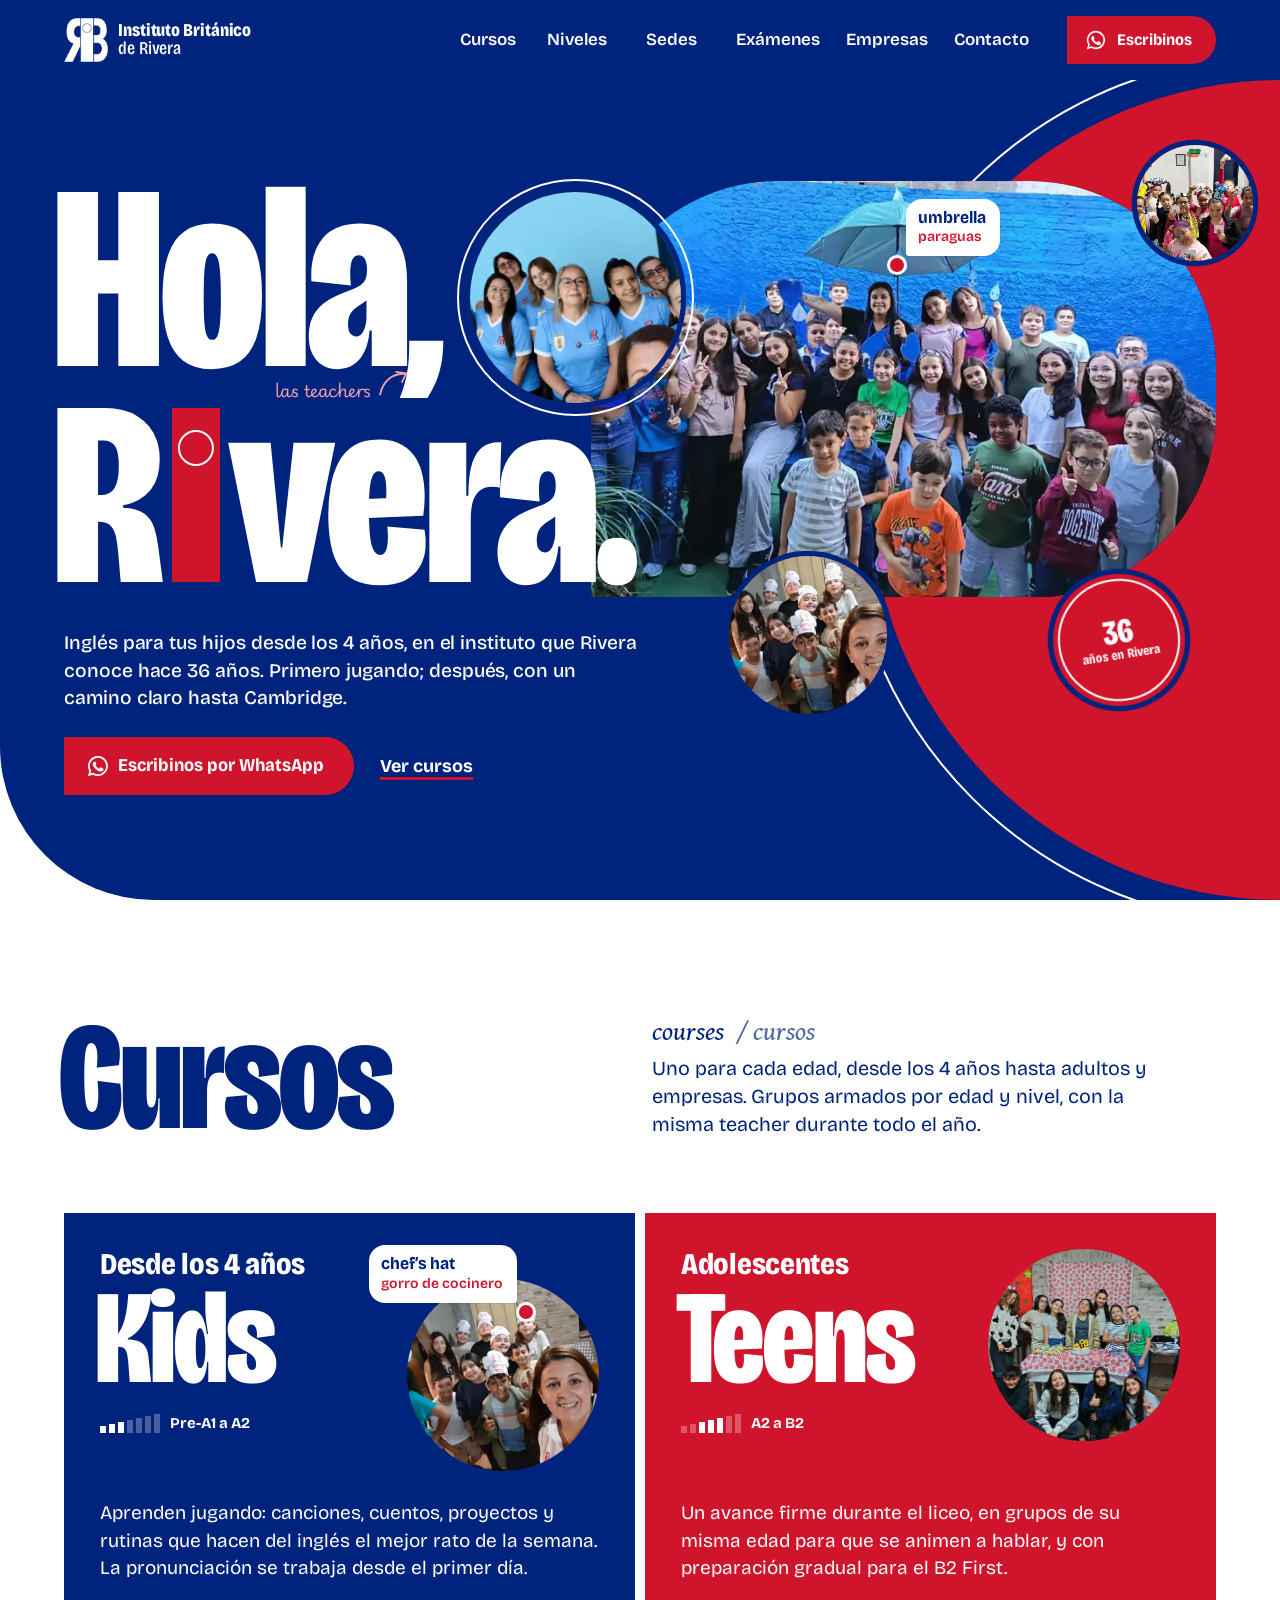
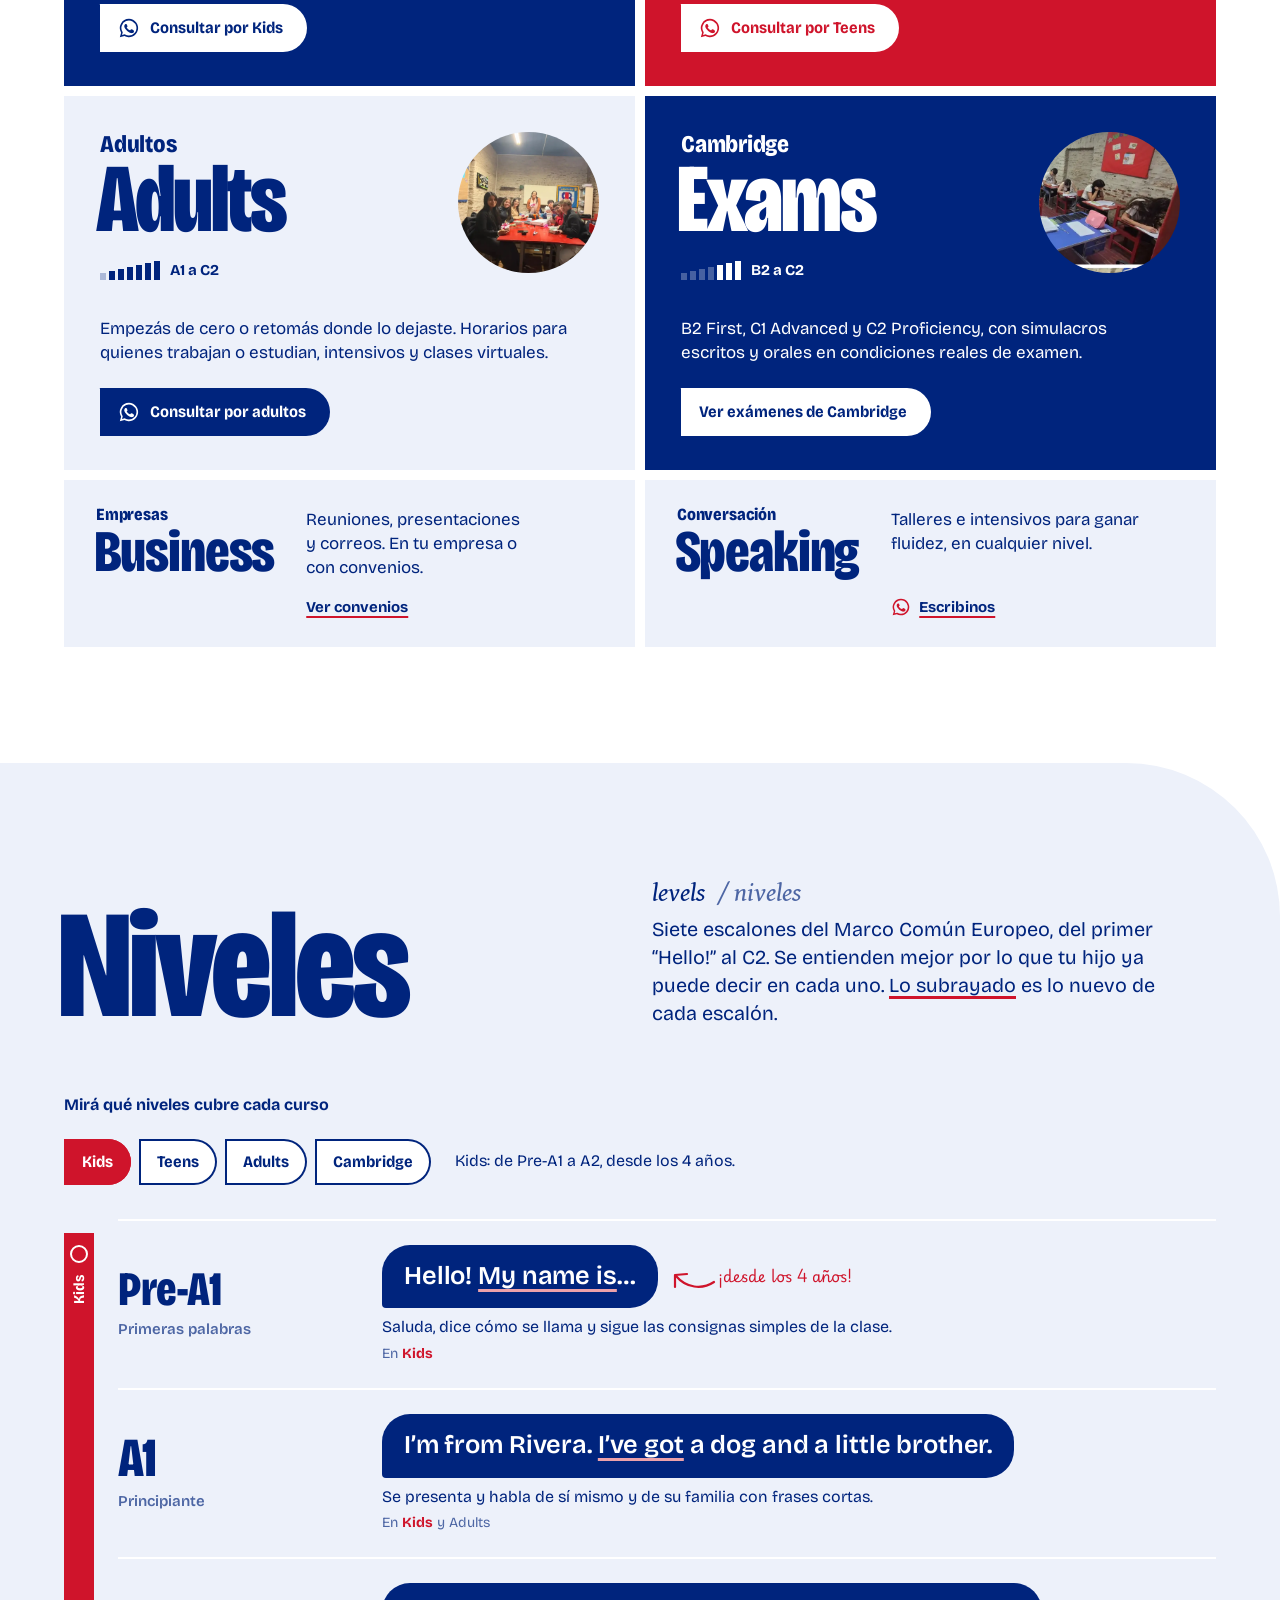
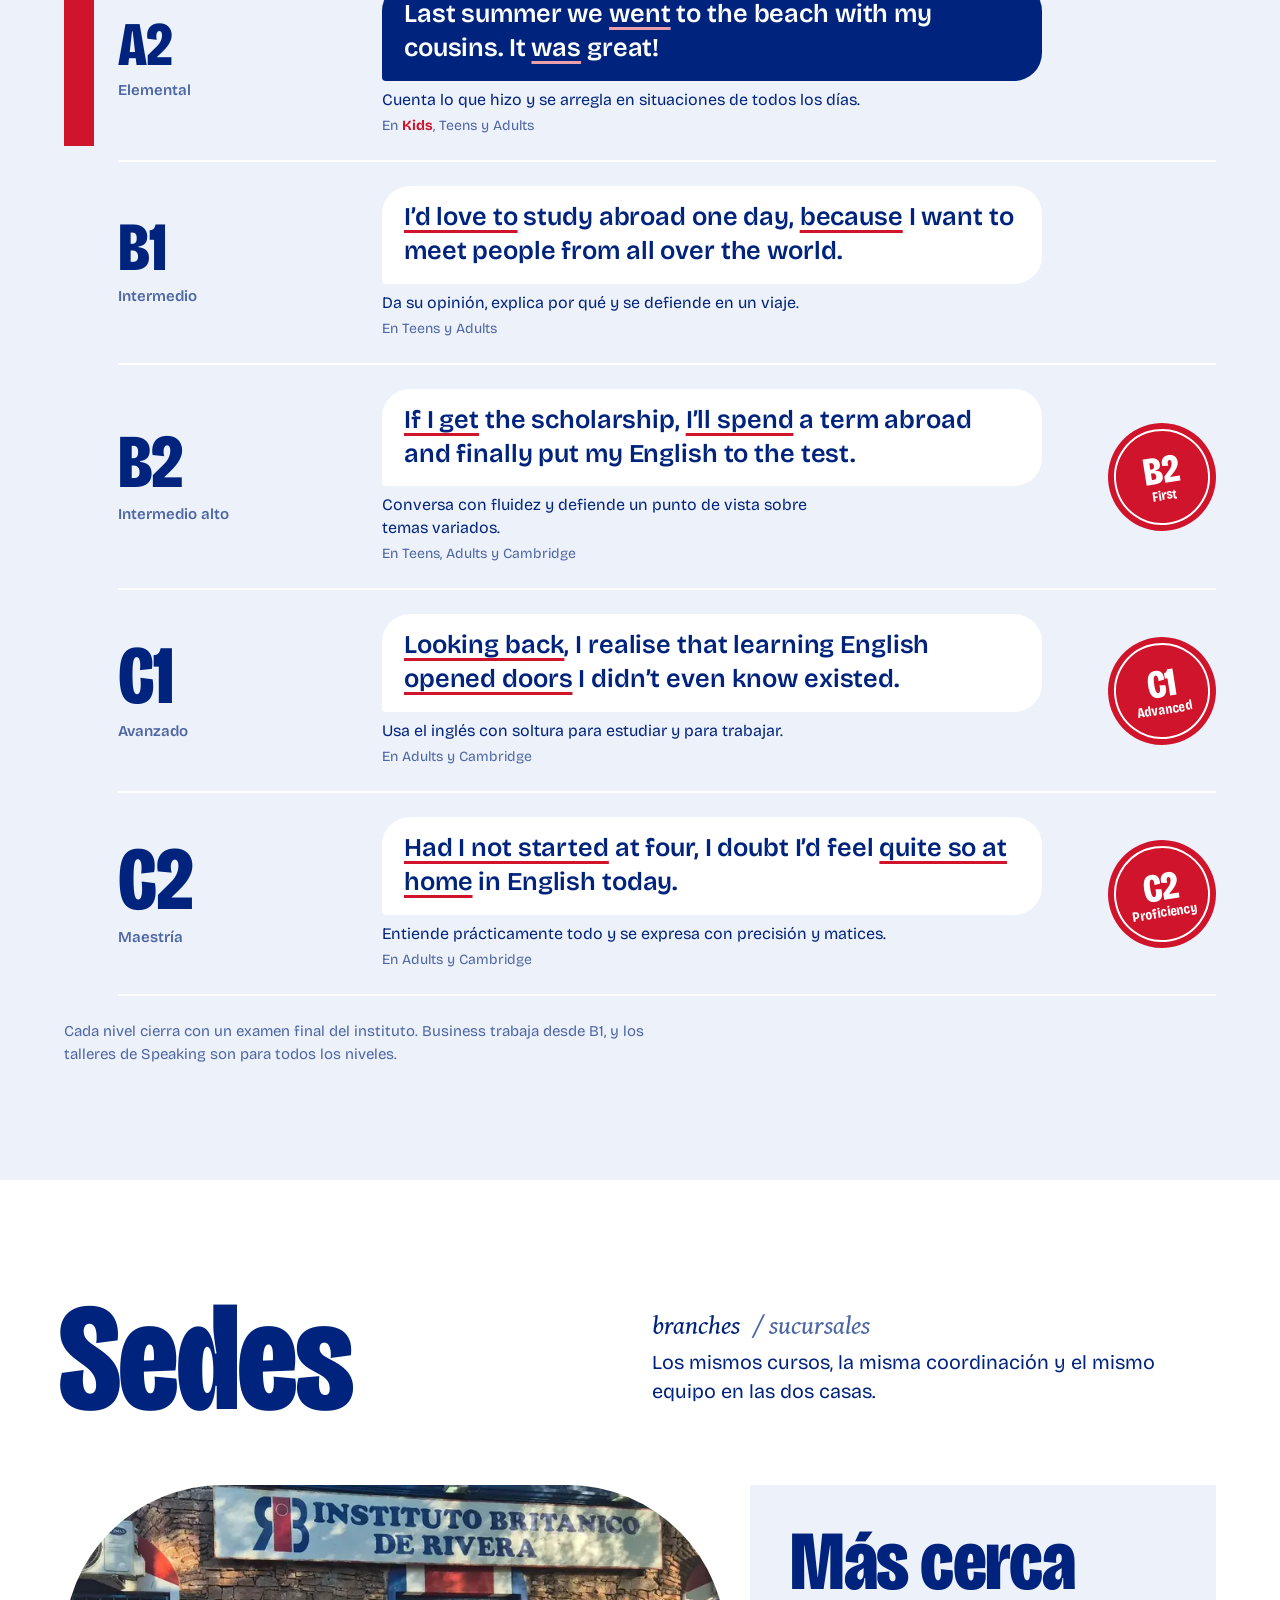
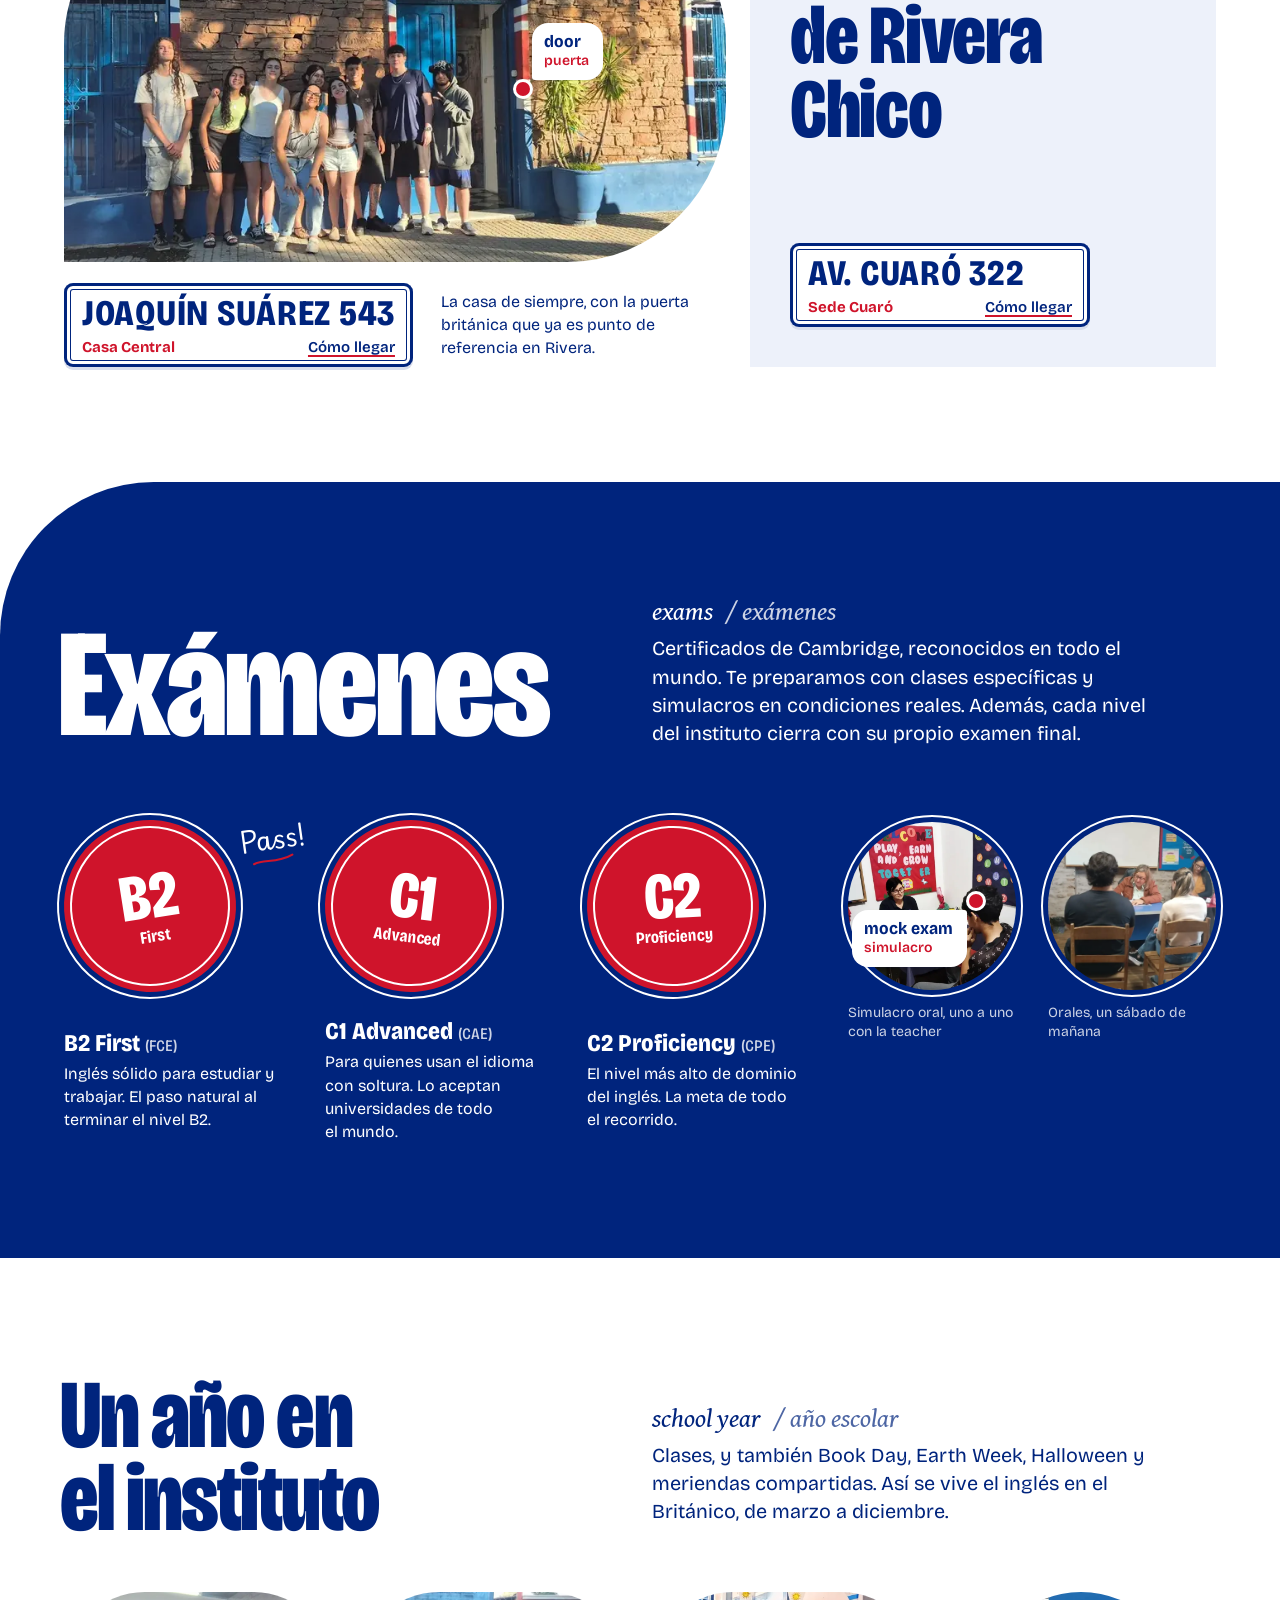
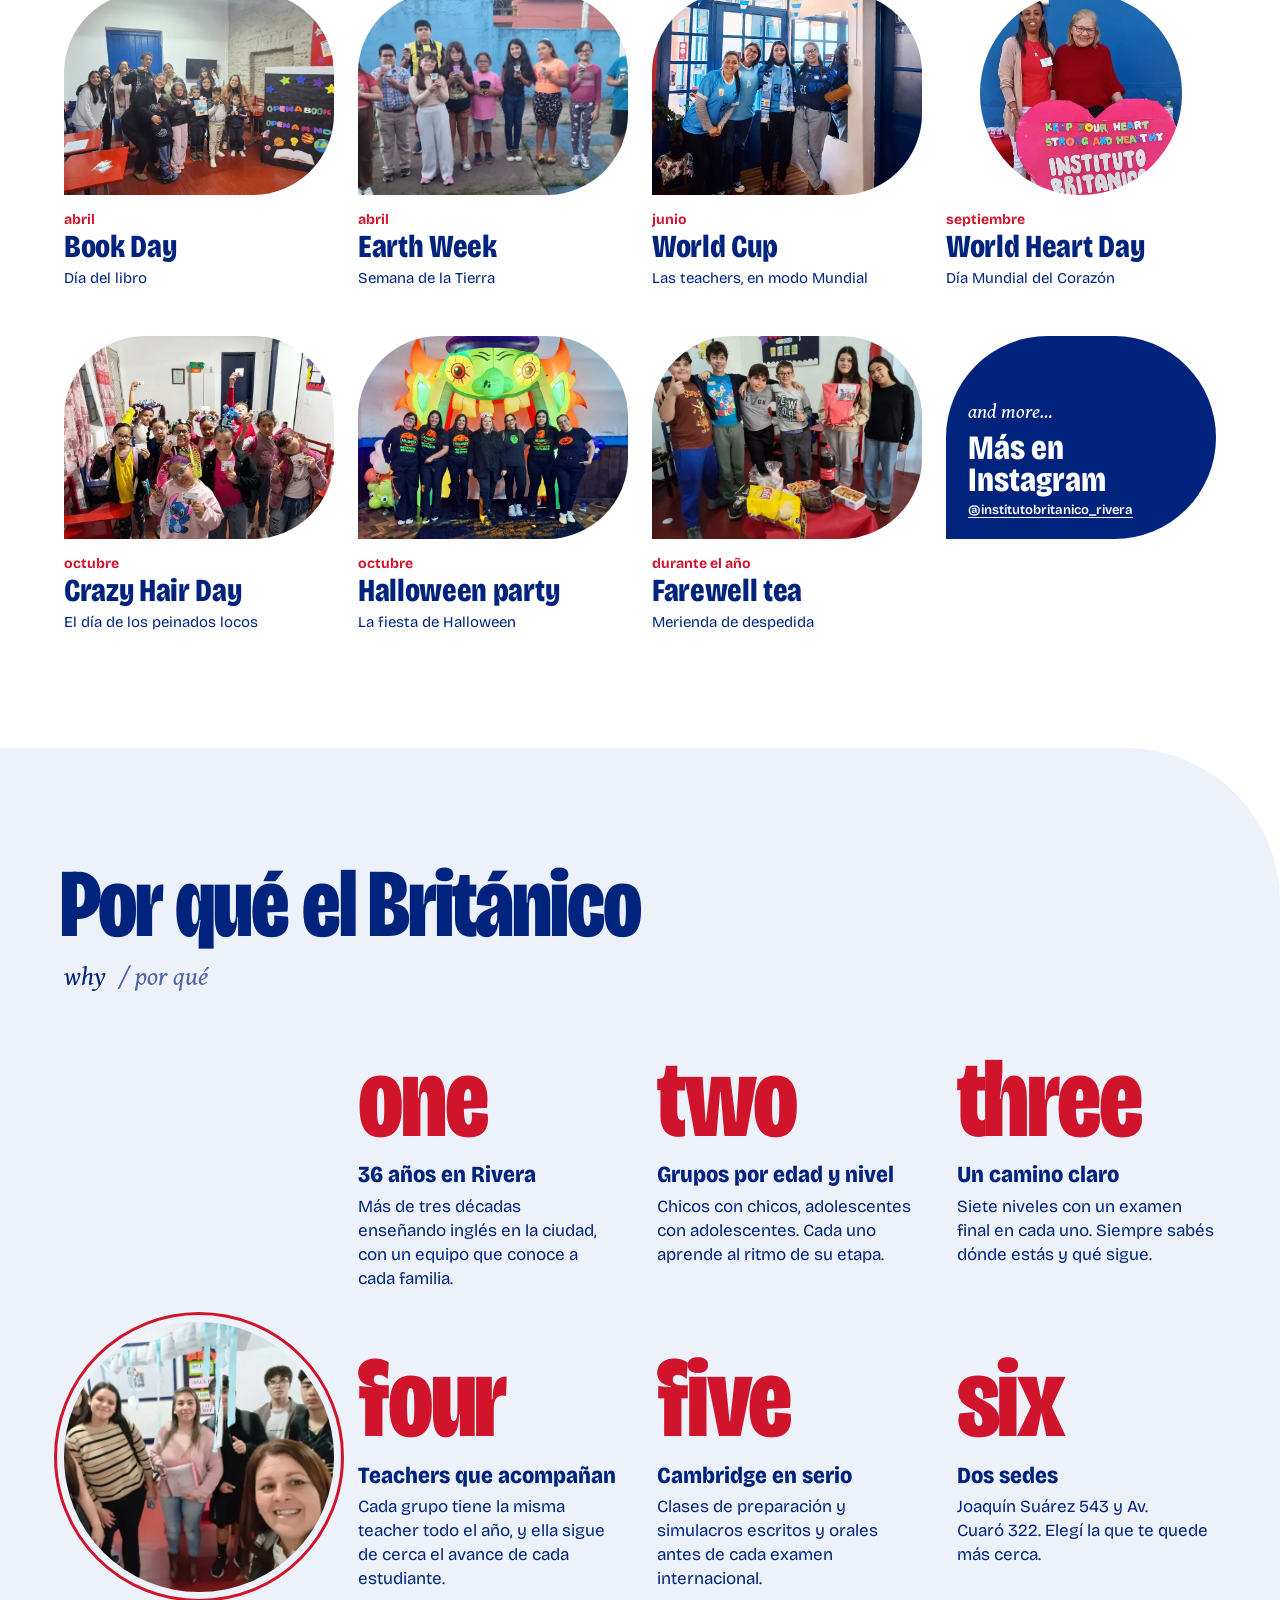
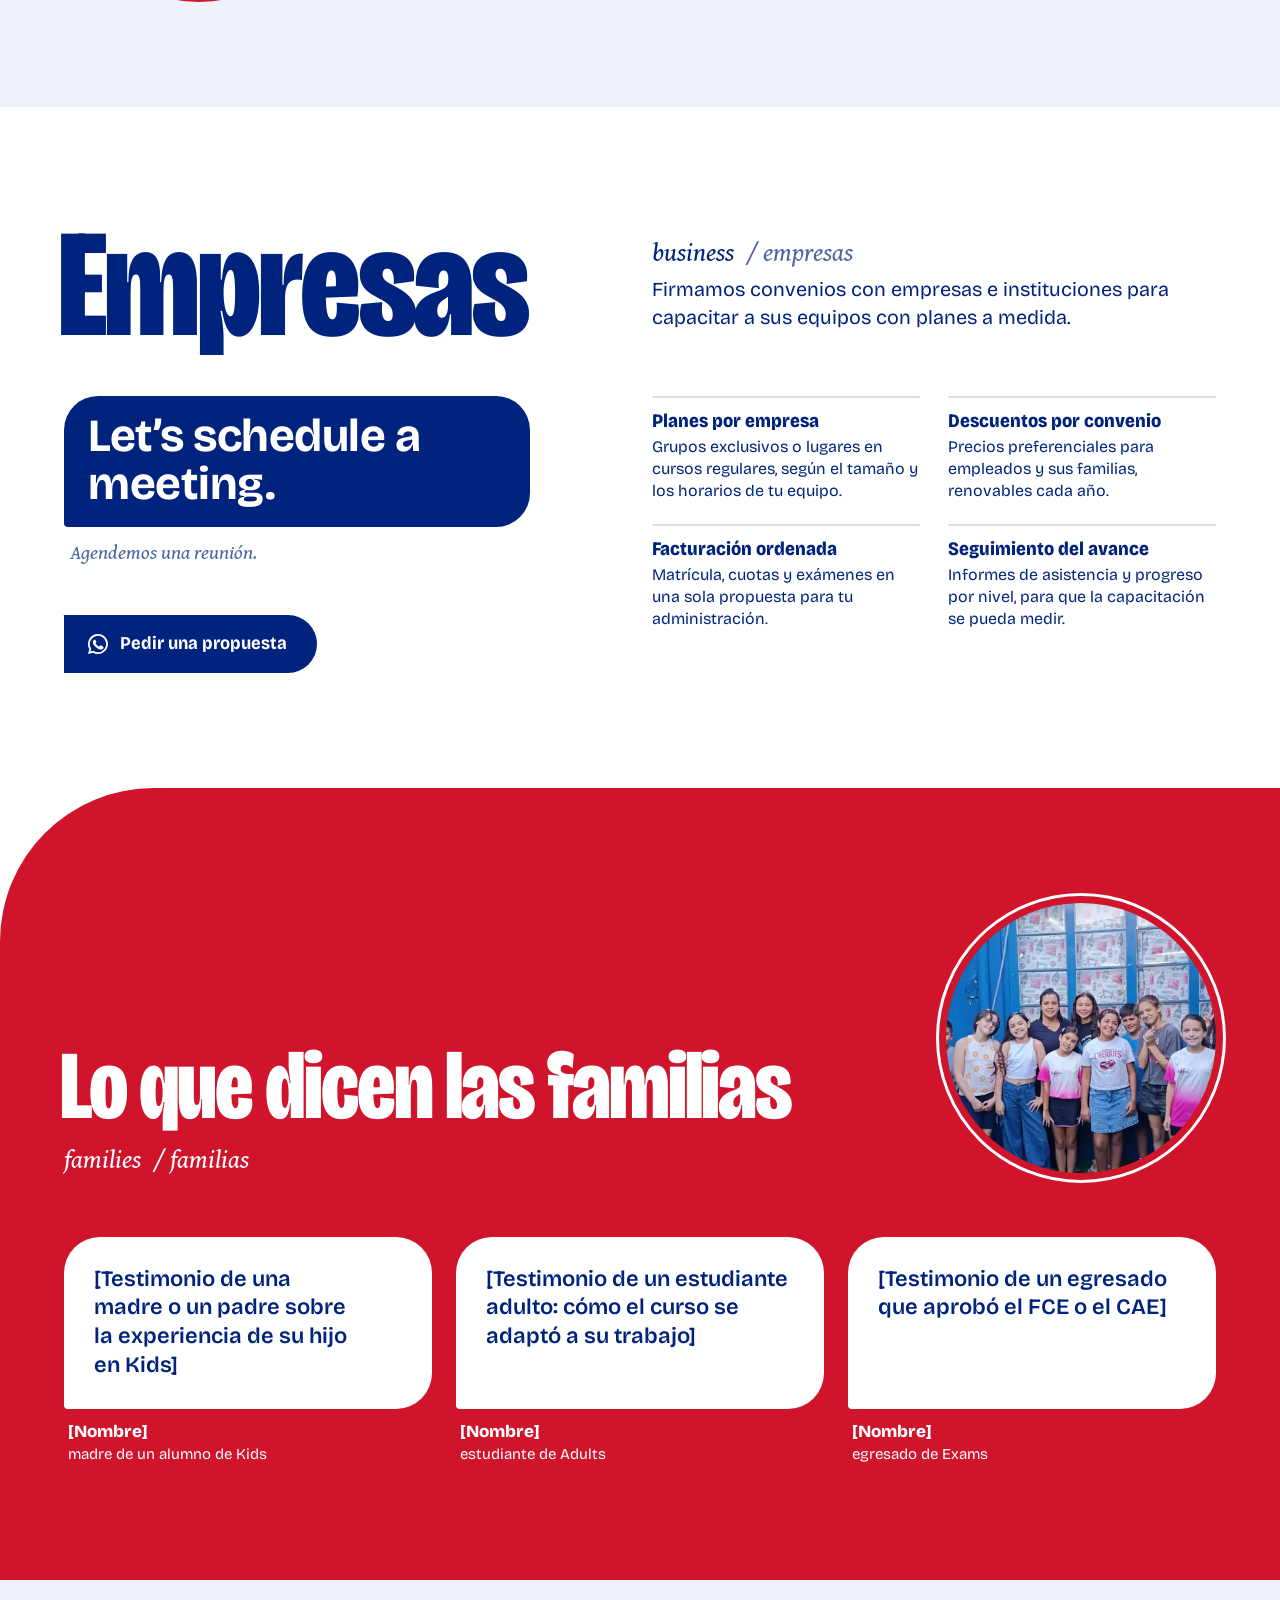
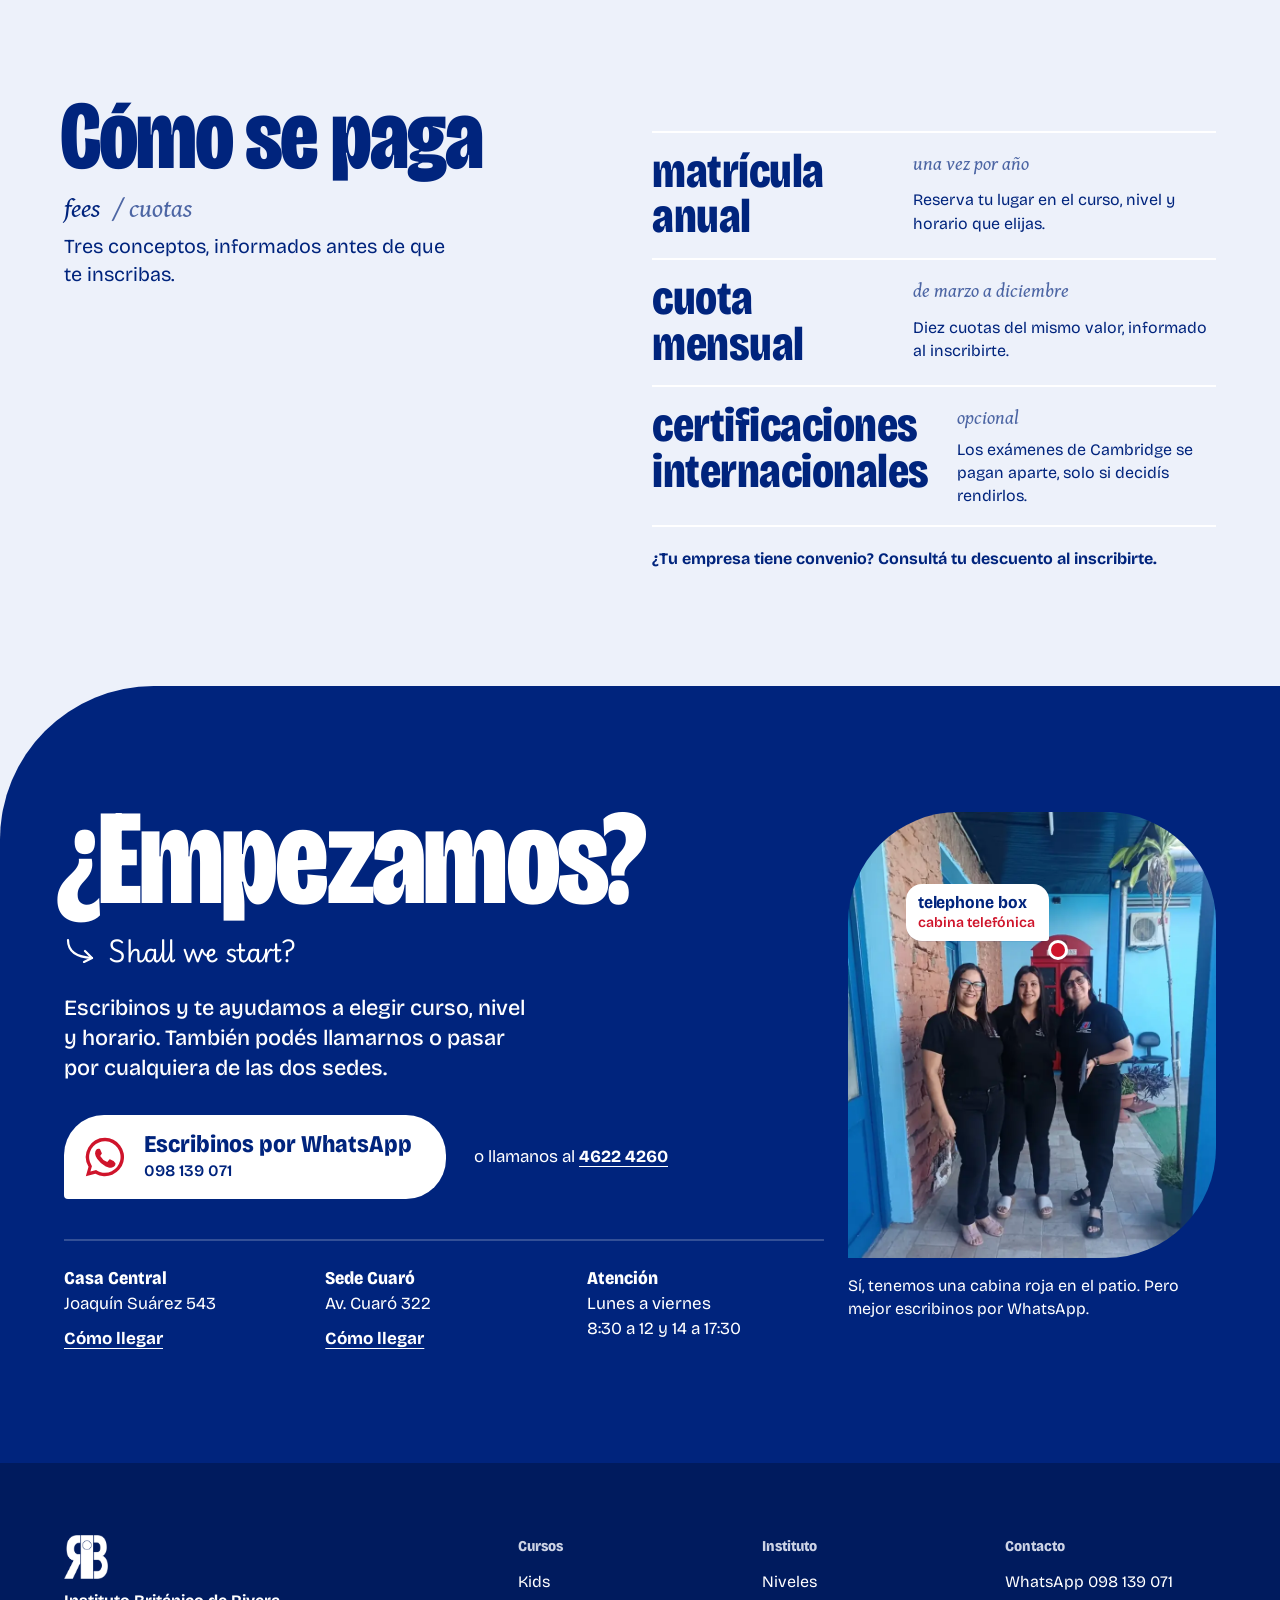
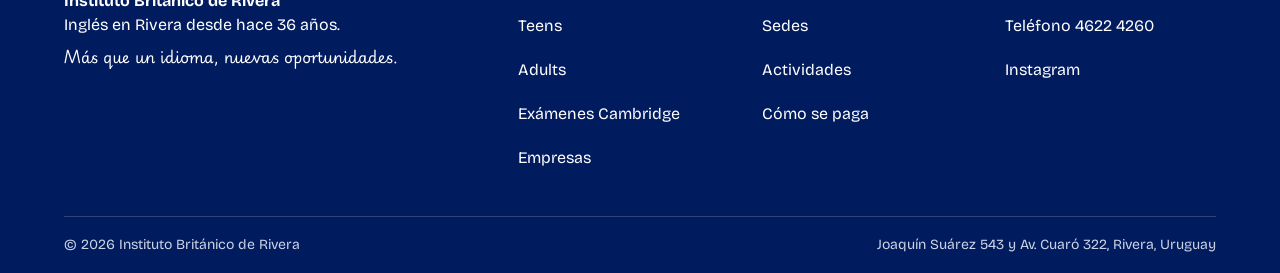
<file: hero-3.html>
<!DOCTYPE html>
<html lang="es-UY">
<head>
<meta charset="UTF-8" />
<meta name="viewport" content="width=device-width, initial-scale=1, viewport-fit=cover" />
<title>Instituto Británico de Rivera — Inglés para chicos, adolescentes y adultos</title>
<meta name="description" content="Inglés en Rivera hace 36 años: chicos desde los 4 años, adolescentes, adultos, empresas y exámenes de Cambridge. Joaquín Suárez 543 y Av. Cuaró 322." />
<meta property="og:type" content="website" />
<meta property="og:locale" content="es_UY" />
<meta property="og:title" content="Instituto Británico de Rivera" />
<meta property="og:description" content="Inglés para chicos desde los 4 años, adolescentes y adultos. Exámenes de Cambridge. Dos sedes en Rivera." />
<script type="application/ld+json">
{
  "@context": "https://schema.org",
  "@type": "LanguageSchool",
  "name": "Instituto Británico de Rivera",
  "telephone": "+598 4622 4260",
  "sameAs": ["https://www.instagram.com/institutobritanico_rivera/"],
  "address": { "@type": "PostalAddress", "streetAddress": "Joaquín Suárez 543", "addressLocality": "Rivera", "addressCountry": "UY" },
  "openingHoursSpecification": [
    { "@type": "OpeningHoursSpecification", "dayOfWeek": ["Monday","Tuesday","Wednesday","Thursday","Friday"], "opens": "08:30", "closes": "12:00" },
    { "@type": "OpeningHoursSpecification", "dayOfWeek": ["Monday","Tuesday","Wednesday","Thursday","Friday"], "opens": "14:00", "closes": "17:30" }
  ],
  "department": { "@type": "LanguageSchool", "name": "Instituto Británico de Rivera, Sede Cuaró", "address": { "@type": "PostalAddress", "streetAddress": "Av. Cuaró 322", "addressLocality": "Rivera", "addressCountry": "UY" } }
}
</script>
<meta name="theme-color" content="#00247D" />
<link rel="icon" href="assets/logo-mark.png" />
<link rel="preconnect" href="https://fonts.googleapis.com" />
<link rel="preconnect" href="https://fonts.gstatic.com" crossorigin="anonymous" />
<link rel="stylesheet" href="https://fonts.googleapis.com/css2?family=Bricolage+Grotesque:opsz,wdth,wght@12..96,75..100,400..800&amp;family=Gentium+Book+Plus:ital@1&amp;family=Playwrite+GB+S:wght@400&amp;display=swap" />
<link rel="preload" as="image" href="assets/photos/patio-800.webp" imagesrcset="assets/photos/patio-800.webp 800w, assets/photos/patio.webp 1440w" imagesizes="(min-width: 1024px) 42vw, (min-width: 720px) 68vw, 92vw" fetchpriority="high" />
<link rel="stylesheet" href="styles-v4-base.css" />
<link rel="stylesheet" href="hero-3.css" />
<script>document.documentElement.classList.add("js")</script>
</head>
<body>

<a class="skip" href="#cursos">Saltar al contenido</a>

<!-- ============ HEADER ============ -->
<header class="top" id="top">
  <div class="wrap top-in">
    <a class="brand" href="#inicio" aria-label="Instituto Británico de Rivera, inicio">
      <span class="brand-mk" aria-hidden="true">
        <img class="brand-mk-c" src="assets/logo-mark.png" alt="" width="44" height="44" />
        <img class="brand-mk-w" src="assets/logo-mark-white.png" alt="" width="44" height="44" />
      </span>
      <span class="brand-name">Instituto Británico <span>de Rivera</span></span>
    </a>

    <nav class="nav" id="nav" aria-label="Secciones">
      <ul class="nav-list">
        <li><a href="#cursos"><span class="flip" data-flip="hover"><span class="face">Cursos</span><span class="face" lang="en" aria-hidden="true">Courses</span></span><small class="nav-gloss" lang="en" aria-hidden="true">courses</small></a></li>
        <li><a href="#niveles"><span class="flip" data-flip="hover"><span class="face">Niveles</span><span class="face" lang="en" aria-hidden="true">Levels</span></span><small class="nav-gloss" lang="en" aria-hidden="true">levels</small></a></li>
        <li><a href="#sedes"><span class="flip" data-flip="hover"><span class="face">Sedes</span><span class="face" lang="en" aria-hidden="true">Branches</span></span><small class="nav-gloss" lang="en" aria-hidden="true">branches</small></a></li>
        <li><a href="#examenes"><span class="flip" data-flip="hover"><span class="face">Exámenes</span><span class="face" lang="en" aria-hidden="true">Exams</span></span><small class="nav-gloss" lang="en" aria-hidden="true">exams</small></a></li>
        <li><a href="#empresas"><span class="flip" data-flip="hover"><span class="face">Empresas</span><span class="face" lang="en" aria-hidden="true">Business</span></span><small class="nav-gloss" lang="en" aria-hidden="true">business</small></a></li>
        <li><a href="#contacto"><span class="flip" data-flip="hover"><span class="face">Contacto</span><span class="face" lang="en" aria-hidden="true">Contact</span></span><small class="nav-gloss" lang="en" aria-hidden="true">contact</small></a></li>
      </ul>
      <div class="nav-foot">
        <a class="btn btn-red btn-lg" href="https://wa.me/59898139071?text=Hola%2C%20quiero%20informaci%C3%B3n%20sobre%20los%20cursos%20de%20ingl%C3%A9s." target="_blank" rel="noopener">
          <svg class="ico" viewBox="0 0 24 24" aria-hidden="true"><use href="#i-wa" /></svg>
          Escribinos por WhatsApp
        </a>
        <p>Teléfono <a href="tel:+59846224260">4622 4260</a><br />Lunes a viernes, 8:30 a 12 y 14 a 17:30</p>
      </div>
    </nav>

    <a class="btn btn-red top-cta" href="https://wa.me/59898139071?text=Hola%2C%20quiero%20informaci%C3%B3n%20sobre%20los%20cursos%20de%20ingl%C3%A9s." target="_blank" rel="noopener">
      <svg class="ico" viewBox="0 0 24 24" aria-hidden="true"><use href="#i-wa" /></svg>
      Escribinos
    </a>
    <button class="menu-btn" id="menuBtn" type="button" aria-expanded="false" aria-controls="nav">
      <span class="menu-btn-t">Menú</span>
      <span class="menu-btn-i" aria-hidden="true"><i></i><i></i></span>
    </button>
  </div>
</header>

<main>

<!-- ============ HERO ============ -->
<section class="hero hc" id="inicio">
  <script>
    /* Collage entrance. The collage's resting state is the CSS default. Pieces are parked only
       inside an animation frame (so only where frames are really being drawn, and still before the
       first one is painted), parked pieces stay visible, and a last timer lands everything even if
       hero-3.js never runs. */
    (function (s) {
      if (!window.requestAnimationFrame || matchMedia("(prefers-reduced-motion: reduce)").matches || document.hidden) return;
      requestAnimationFrame(function () {
        if (document.hidden || window.scrollY > 40) return;
        s.classList.add("hc-pre");
        setTimeout(function () { s.classList.add("is-in", "is-done"); }, 2800);
      });
    })(document.currentScript.parentNode);
  </script>
  <!-- ground: the logo's geometry at full scale — the B's red bowl and the ring of the i -->
  <span class="hc-bowl" data-d="1" aria-hidden="true"></span>
  <span class="hc-ring" data-d="2" aria-hidden="true"></span>

  <div class="wrap hc-grid">

    <div class="hc-stage">
      <h1 class="hello">
        <span class="sr-only"><span lang="en">Hello</span>, Rivera. Instituto Británico de Rivera: inglés para chicos desde los 4 años, adolescentes y adultos.</span>
        <span class="hello-vis" id="hello" aria-hidden="true">
          <span class="hello-ln hc-l1">H<span class="flip hello-tail" data-flip="hero"><span class="face" lang="en">ello,</span><span class="face" lang="es">ola,</span></span></span>
          <span class="hello-ln hc-l2">R<span class="ibar"></span>vera.</span>
        </span>
      </h1>

      <div class="ph ph-bubble hc-ph hc-patio" data-d="3">
        <img src="assets/photos/patio-800.webp" srcset="assets/photos/patio-800.webp 800w, assets/photos/patio.webp 1440w" sizes="(min-width: 1024px) 42vw, (min-width: 720px) 68vw, 92vw" width="1440" height="1080" alt="Chicos y adolescentes con su teacher, que sostiene un paraguas, frente a la pared azul del patio del instituto" fetchpriority="high" />
        <span class="tag tag--r hc-tag" aria-hidden="true">
          <span class="tag-pin"></span>
          <span class="tag-card"><b lang="en">umbrella</b><span>paraguas</span></span>
        </span>
      </div>

      <div class="ph ph-dot hc-ph hc-team" data-d="5">
        <img src="assets/photos/teachers-800.webp" srcset="assets/photos/teachers-800.webp 800w, assets/photos/teachers.webp 1440w" sizes="(min-width: 1024px) 17vw, (min-width: 720px) 25vw, 30vw" width="1440" height="1080" alt="Las teachers del instituto en una selfie, con camisetas celestes" />
      </div>

      <div class="hc-ph hc-chef" data-d="6">
        <div class="ph ph-dot">
          <img src="assets/photos/cooking-800.webp" srcset="assets/photos/cooking-800.webp 800w, assets/photos/cooking.webp 1440w" sizes="(min-width: 1024px) 13vw, (min-width: 720px) 22vw, 25vw" width="1440" height="1080" alt="" />
        </div>
        <span class="tag tag--l hc-tag2" aria-hidden="true">
          <span class="tag-pin"></span>
          <span class="tag-card"><b lang="en">chef’s hat</b><span>gorro de cocinero</span></span>
        </span>
      </div>

      <div class="ph ph-dot hc-ph hc-hair" data-d="7">
        <img src="assets/photos/crazy-hair-800.webp" sizes="(min-width: 1024px) 10vw, 17vw" srcset="assets/photos/crazy-hair-800.webp 800w, assets/photos/crazy-hair.webp 1440w" width="1440" height="1084" alt="" />
      </div>

      <p class="stamp hc-seal" data-d="8"><span><b>36</b> años en Rivera</span></p>

      <p class="note hc-note" aria-hidden="true">las teachers
        <svg viewBox="0 0 46 34"><path d="M3 24C14 10 28 8 41 15" /><path d="M32 8l10 7-9 7" /></svg>
      </p>
    </div>

    <div class="hero-copy hc-copy">
      <p class="hero-lede">Inglés para tus hijos desde los 4&nbsp;años<span class="hc-long">, en el instituto que Rivera conoce hace 36&nbsp;años</span>. Primero jugando; después, con un camino claro hasta Cambridge.</p>
      <div class="hero-cta" id="heroCta">
        <a class="btn btn-red btn-hero" href="https://wa.me/59898139071?text=Hola%2C%20quiero%20informaci%C3%B3n%20sobre%20los%20cursos%20de%20ingl%C3%A9s." target="_blank" rel="noopener">
          <svg class="ico" viewBox="0 0 24 24" aria-hidden="true"><use href="#i-wa" /></svg>
          Escribinos por WhatsApp
        </a>
        <a class="link" href="#cursos">Ver cursos</a>
      </div>
    </div>

  </div>
</section>

<!-- ============ CURSOS ============ -->
<section class="sec courses" id="cursos" aria-labelledby="cursos-t">
  <div class="wrap">
    <header class="entry">
      <h2 class="entry-word" id="cursos-t">
        <span class="sr-only">Cursos</span>
        <span class="flip" data-flip="intro" aria-hidden="true"><span class="face" lang="es">Cursos</span><span class="face" lang="en">Courses</span></span>
      </h2>
      <p class="entry-gloss" aria-hidden="true"><span lang="en">courses</span> <i>/ cursos</i></p>
      <p class="entry-def">Uno para cada edad, desde los 4 años hasta adultos y empresas. Grupos armados por edad y nivel, con la misma teacher durante todo el año.</p>
    </header>

    <div class="cgrid">

      <article class="course c-kids">
        <div class="c-head">
          <h3><span class="c-age">Desde los 4&nbsp;años</span> <span class="c-name" lang="en">Kids</span></h3>
          <a class="lvscale" href="#niveles" data-course="kids" aria-label="Niveles Pre-A1 a A2, ver en Niveles">
            <span class="lvscale-b" aria-hidden="true"><i class="on"></i><i class="on"></i><i class="on"></i><i></i><i></i><i></i><i></i></span>
            <span>Pre-A1 a A2</span>
          </a>
        </div>
        <div class="ph ph-dot c-ph">
          <img src="assets/photos/cooking-800.webp" srcset="assets/photos/cooking-800.webp 800w, assets/photos/cooking.webp 1440w" sizes="(min-width: 1024px) 220px, 36vw" width="1440" height="1080" alt="Chicos de Kids con gorros de cocinero, en una selfie con su teacher" loading="lazy" />
          <span class="tag tag--l" style="--x:62%;--y:17%" aria-hidden="true">
            <span class="tag-pin"></span>
            <span class="tag-card"><b lang="en">chef’s hat</b><span>gorro de cocinero</span></span>
          </span>
        </div>
        <p class="c-text">Aprenden jugando: canciones, cuentos, proyectos y rutinas que hacen del inglés el mejor rato de la semana. La pronunciación se trabaja desde el primer día.</p>
        <div class="c-foot">
          <a class="btn btn-white" href="https://wa.me/59898139071?text=Hola%2C%20quiero%20informaci%C3%B3n%20sobre%20el%20curso%20Kids." target="_blank" rel="noopener"><svg class="ico" viewBox="0 0 24 24" aria-hidden="true"><use href="#i-wa" /></svg>Consultar por Kids</a>
        </div>
      </article>

      <article class="course c-teens">
        <div class="c-head">
          <h3><span class="c-age">Adolescentes</span> <span class="c-name" lang="en">Teens</span></h3>
          <a class="lvscale" href="#niveles" data-course="teens" aria-label="Niveles A2 a B2, ver en Niveles">
            <span class="lvscale-b" aria-hidden="true"><i></i><i></i><i class="on"></i><i class="on"></i><i class="on"></i><i></i><i></i></span>
            <span>A2 a B2</span>
          </a>
        </div>
        <div class="ph ph-dot c-ph">
          <img src="assets/photos/teens-15-800.webp" srcset="assets/photos/teens-15-800.webp 800w, assets/photos/teens-15.webp 1203w" sizes="(min-width: 1024px) 220px, 36vw" width="1203" height="1600" alt="Grupo de adolescentes festejando en clase alrededor de una torta" loading="lazy" />
        </div>
        <p class="c-text">Un avance firme durante el liceo, en grupos de su misma edad para que se animen a hablar, y con preparación gradual para el B2 First.</p>
        <div class="c-foot">
          <a class="btn btn-white" href="https://wa.me/59898139071?text=Hola%2C%20quiero%20informaci%C3%B3n%20sobre%20el%20curso%20Teens." target="_blank" rel="noopener"><svg class="ico" viewBox="0 0 24 24" aria-hidden="true"><use href="#i-wa" /></svg>Consultar por Teens</a>
        </div>
      </article>

      <article class="course c-adults">
        <div class="c-head">
          <h3><span class="c-age">Adultos</span> <span class="c-name" lang="en">Adults</span></h3>
          <a class="lvscale" href="#niveles" data-course="adults" aria-label="Niveles A1 a C2, ver en Niveles">
            <span class="lvscale-b" aria-hidden="true"><i></i><i class="on"></i><i class="on"></i><i class="on"></i><i class="on"></i><i class="on"></i><i class="on"></i></span>
            <span>A1 a C2</span>
          </a>
        </div>
        <div class="ph ph-dot c-ph">
          <img src="assets/photos/adults-800.webp" srcset="assets/photos/adults-800.webp 800w, assets/photos/adults.webp 1200w" sizes="(min-width: 1024px) 160px, 36vw" width="1200" height="1600" alt="Clase nocturna alrededor de una mesa roja" loading="lazy" />
        </div>
        <p class="c-text">Empezás de cero o retomás donde lo dejaste. Horarios para quienes trabajan o estudian, intensivos y clases virtuales.</p>
        <div class="c-foot">
          <a class="btn btn-blue" href="https://wa.me/59898139071?text=Hola%2C%20quiero%20informaci%C3%B3n%20sobre%20los%20cursos%20para%20adultos." target="_blank" rel="noopener"><svg class="ico" viewBox="0 0 24 24" aria-hidden="true"><use href="#i-wa" /></svg>Consultar por adultos</a>
        </div>
      </article>

      <article class="course c-exams">
        <div class="c-head">
          <h3><span class="c-age">Cambridge</span> <span class="c-name" lang="en">Exams</span></h3>
          <a class="lvscale" href="#niveles" data-course="cambridge" aria-label="Niveles B2 a C2, ver en Niveles">
            <span class="lvscale-b" aria-hidden="true"><i></i><i></i><i></i><i></i><i class="on"></i><i class="on"></i><i class="on"></i></span>
            <span>B2 a C2</span>
          </a>
        </div>
        <div class="ph ph-dot c-ph c-ph-zoom">
          <img src="assets/photos/mock-exam-800.webp" srcset="assets/photos/mock-exam-800.webp 800w, assets/photos/mock-exam.webp 1440w" sizes="(min-width: 1024px) 320px, 72vw" width="1440" height="1440" alt="Estudiantes escribiendo un simulacro de examen en un salón con mesas rojas y azules" loading="lazy" />
        </div>
        <p class="c-text">B2 First, C1 Advanced y C2 Proficiency, con simulacros escritos y orales en condiciones reales de examen.</p>
        <div class="c-foot">
          <a class="btn btn-white" href="#examenes">Ver exámenes de Cambridge</a>
        </div>
      </article>

      <div class="c-pair">
        <article class="course course-s">
          <h3><span class="c-age">Empresas</span> <span class="c-name" lang="en">Business</span></h3>
          <p class="c-text">Reuniones, presentaciones y correos. En tu empresa o con convenios.</p>
          <a class="c-link" href="#empresas">Ver convenios</a>
        </article>
        <article class="course course-s">
          <h3><span class="c-age">Conversación</span> <span class="c-name" lang="en">Speaking</span></h3>
          <p class="c-text">Talleres e intensivos para ganar fluidez, en cualquier nivel.</p>
          <a class="c-link" href="https://wa.me/59898139071?text=Hola%2C%20quiero%20informaci%C3%B3n%20sobre%20los%20talleres%20de%20conversaci%C3%B3n." target="_blank" rel="noopener" aria-label="Escribinos por WhatsApp sobre los talleres de conversación"><svg class="ico" viewBox="0 0 24 24" aria-hidden="true"><use href="#i-wa" /></svg>Escribinos</a>
        </article>
      </div>

    </div>
  </div>
</section>

<!-- ============ NIVELES ============ -->
<section class="sec levels bowl-r" id="niveles" aria-labelledby="niveles-t">
  <div class="wrap">
    <div class="levels-head">
      <header class="entry">
        <h2 class="entry-word" id="niveles-t">
          <span class="sr-only">Niveles</span>
          <span class="flip" data-flip="intro" aria-hidden="true"><span class="face" lang="es">Niveles</span><span class="face" lang="en">Levels</span></span>
        </h2>
        <p class="entry-gloss" aria-hidden="true"><span lang="en">levels</span> <i>/ niveles</i></p>
        <p class="entry-def">Siete escalones del Marco Común Europeo, del primer <span lang="en">“Hello!”</span> al C2. Se entienden mejor por lo que tu hijo ya puede decir en cada uno. <span class="pen">Lo subrayado</span> es lo nuevo de cada escalón.</p>
      </header>

      <p class="lvf-label" id="lvfLabel">Mirá qué niveles cubre cada curso</p>
    </div>

    <div class="lv-zone">
      <div class="lvf" id="lvf" role="group" aria-labelledby="lvfLabel">
        <div class="lvf-btns">
          <button type="button" data-course="kids" aria-pressed="true">Kids</button>
          <button type="button" data-course="teens" aria-pressed="false">Teens</button>
          <button type="button" data-course="adults" aria-pressed="false">Adults</button>
          <button type="button" data-course="cambridge" aria-pressed="false">Cambridge</button>
        </div>
        <p class="lvf-now" id="lvfNow" aria-live="polite">Kids: de Pre-A1 a A2, desde los 4 años.</p>
      </div>

    <div class="ladder" id="ladder">
      <div class="lv-bar" id="lvBar" aria-hidden="true"><span class="lv-bar-t" id="lvBarT">Kids</span></div>

      <ol class="lv-list">
        <li class="lv" data-i="0" style="--i:0">
          <div class="lv-code"><b>Pre-A1</b><span>Primeras palabras</span></div>
          <div class="lv-say">
            <div class="say-line">
              <p class="bubble" lang="en">Hello! <em>My name is</em>…</p>
              <span class="note lv-note" aria-hidden="true">
                <svg viewBox="0 0 46 34"><path d="M44 22C32 30 16 28 6 16" /><path d="M5 27L5 15l12-1" /></svg>
                ¡desde los 4 años!
              </span>
            </div>
            <p class="lv-gloss">Saluda, dice cómo se llama y sigue las consignas simples de la clase.</p>
            <p class="lv-in">En <span data-c="kids">Kids</span></p>
          </div>
        </li>
        <li class="lv" data-i="1" style="--i:1">
          <div class="lv-code"><b>A1</b><span>Principiante</span></div>
          <div class="lv-say">
            <p class="bubble" lang="en">I’m from Rivera. <em>I’ve got</em> a dog and a little brother.</p>
            <p class="lv-gloss">Se presenta y habla de sí mismo y de su familia con frases cortas.</p>
            <p class="lv-in">En <span data-c="kids">Kids</span> y <span data-c="adults">Adults</span></p>
          </div>
        </li>
        <li class="lv" data-i="2" style="--i:2">
          <div class="lv-code"><b>A2</b><span>Elemental</span></div>
          <div class="lv-say">
            <p class="bubble" lang="en">Last summer we <em>went</em> to the beach with my cousins. It <em>was</em> great!</p>
            <p class="lv-gloss">Cuenta lo que hizo y se arregla en situaciones de todos los días.</p>
            <p class="lv-in">En <span data-c="kids">Kids</span>, <span data-c="teens">Teens</span> y <span data-c="adults">Adults</span></p>
          </div>
        </li>
        <li class="lv" data-i="3" style="--i:3">
          <div class="lv-code"><b>B1</b><span>Intermedio</span></div>
          <div class="lv-say">
            <p class="bubble" lang="en"><em>I’d love to</em> study abroad one day, <em>because</em> I want to meet people from all over the world.</p>
            <p class="lv-gloss">Da su opinión, explica por qué y se defiende en un viaje.</p>
            <p class="lv-in">En <span data-c="teens">Teens</span> y <span data-c="adults">Adults</span></p>
          </div>
        </li>
        <li class="lv lv-x" data-i="4" style="--i:4">
          <div class="lv-code"><b>B2</b><span>Intermedio alto</span></div>
          <div class="lv-say">
            <p class="bubble" lang="en"><em>If I get</em> the scholarship, <em>I’ll spend</em> a term abroad and finally put my English to the test.</p>
            <p class="lv-gloss">Conversa con fluidez y defiende un punto de vista sobre temas variados.</p>
            <p class="lv-in">En <span data-c="teens">Teens</span>, <span data-c="adults">Adults</span> y <span data-c="cambridge">Cambridge</span></p>
          </div>
          <p class="stamp" lang="en"><span><b>B2</b> First</span></p>
        </li>
        <li class="lv lv-x" data-i="5" style="--i:5">
          <div class="lv-code"><b>C1</b><span>Avanzado</span></div>
          <div class="lv-say">
            <p class="bubble" lang="en"><em>Looking back</em>, I realise that learning English <em>opened doors</em> I didn’t even know existed.</p>
            <p class="lv-gloss">Usa el inglés con soltura para estudiar y para trabajar.</p>
            <p class="lv-in">En <span data-c="adults">Adults</span> y <span data-c="cambridge">Cambridge</span></p>
          </div>
          <p class="stamp" lang="en"><span><b>C1</b> Advanced</span></p>
        </li>
        <li class="lv lv-x" data-i="6" style="--i:6">
          <div class="lv-code"><b>C2</b><span>Maestría</span></div>
          <div class="lv-say">
            <p class="bubble" lang="en"><em>Had I not started</em> at four, I doubt I’d feel <em>quite so at home</em> in English today.</p>
            <p class="lv-gloss">Entiende prácticamente todo y se expresa con precisión y matices.</p>
            <p class="lv-in">En <span data-c="adults">Adults</span> y <span data-c="cambridge">Cambridge</span></p>
          </div>
          <p class="stamp" lang="en"><span><b>C2</b> Proficiency</span></p>
        </li>
      </ol>
    </div>
    </div>

    <p class="levels-foot">Cada nivel cierra con un examen final del instituto. <span lang="en">Business</span> trabaja desde B1, y los talleres de <span lang="en">Speaking</span> son para todos los niveles.</p>
  </div>
</section>

<!-- ============ SEDES ============ -->
<section class="sec sites" id="sedes" aria-labelledby="sedes-t">
  <div class="wrap">
    <header class="entry">
      <h2 class="entry-word" id="sedes-t">
        <span class="sr-only">Sedes</span>
        <span class="flip" data-flip="intro" aria-hidden="true"><span class="face" lang="es">Sedes</span><span class="face" lang="en">Branches</span></span>
      </h2>
      <p class="entry-gloss" aria-hidden="true"><span lang="en">branches</span> <i>/ sucursales</i></p>
      <p class="entry-def">Los mismos cursos, la misma coordinación y el mismo equipo en las dos casas.</p>
    </header>

    <div class="sites-grid">
      <article class="site site-central">
        <h3 class="sr-only">Casa Central</h3>
        <div class="ph ph-bubble site-ph">
          <img src="assets/photos/fachada-800.webp" srcset="assets/photos/fachada-800.webp 800w, assets/photos/fachada.webp 1440w" sizes="(min-width: 1024px) 56vw, 92vw" width="1440" height="821" alt="Fachada de piedra de la Casa Central, con el cartel del instituto, la puerta pintada de rojo, blanco y azul y estudiantes adelante" loading="lazy" />
          <span class="tag tag--r" style="--x:69.4%;--y:54%" aria-hidden="true">
            <span class="tag-pin"></span>
            <span class="tag-card"><b lang="en">door</b><span>puerta</span></span>
          </span>
        </div>
        <div class="site-body">
          <a class="plate" href="https://www.google.com/maps/search/?api=1&amp;query=Joaqu%C3%ADn%20Su%C3%A1rez%20543%2C%20Rivera%2C%20Uruguay" target="_blank" rel="noopener">
            <span class="plate-st">Joaquín Suárez 543</span>
            <span class="plate-row"><span class="plate-name">Casa Central</span><span class="plate-go">Cómo llegar</span></span>
          </a>
          <p>La casa de siempre, con la puerta británica que ya es punto de referencia en Rivera.</p>
        </div>
      </article>

      <article class="site site-cuaro">
        <h3 class="sr-only">Sede Cuaró</h3>
        <p class="cuaro-big">Más cerca de Rivera Chico</p>
        <a class="plate" href="https://www.google.com/maps/search/?api=1&amp;query=Av.%20Cuar%C3%B3%20322%2C%20Rivera%2C%20Uruguay" target="_blank" rel="noopener">
          <span class="plate-st">Av. Cuaró 322</span>
          <span class="plate-row"><span class="plate-name">Sede Cuaró</span><span class="plate-go">Cómo llegar</span></span>
        </a>
      </article>
    </div>
  </div>
</section>

<!-- ============ EXÁMENES ============ -->
<section class="sec exams on-dark bowl-l" id="examenes" aria-labelledby="examenes-t">
  <div class="wrap">
    <header class="entry">
      <h2 class="entry-word" id="examenes-t">
        <span class="sr-only">Exámenes</span>
        <span class="flip" data-flip="intro" aria-hidden="true"><span class="face" lang="es">Exámenes</span><span class="face" lang="en">Exams</span></span>
      </h2>
      <p class="entry-gloss" aria-hidden="true"><span lang="en">exams</span> <i>/ exámenes</i></p>
      <p class="entry-def">Certificados de Cambridge, reconocidos en todo el mundo. Te preparamos con clases específicas y simulacros en condiciones reales. Además, cada nivel del instituto cierra con su propio examen final.</p>
    </header>

    <div class="exams-body">
      <ul class="exam-list">
        <li class="exam">
          <p class="stamp exam-stamp" aria-hidden="true"><span><b>B2</b> First</span></p>
          <div class="exam-txt">
            <h3><span lang="en">B2 First</span> <small>(FCE)</small></h3>
            <p>Inglés sólido para estudiar y trabajar. El paso natural al terminar el nivel B2.</p>
          </div>
          <p class="note exam-note" aria-hidden="true">Pass!
            <svg viewBox="0 0 60 20"><path d="M2 12C16 6 34 16 58 6" /></svg>
          </p>
        </li>
        <li class="exam">
          <p class="stamp exam-stamp" aria-hidden="true"><span><b>C1</b> Advanced</span></p>
          <div class="exam-txt">
            <h3><span lang="en">C1 Advanced</span> <small>(CAE)</small></h3>
            <p>Para quienes usan el idioma con soltura. Lo aceptan universidades de todo el mundo.</p>
          </div>
        </li>
        <li class="exam">
          <p class="stamp exam-stamp" aria-hidden="true"><span><b>C2</b> Proficiency</span></p>
          <div class="exam-txt">
            <h3><span lang="en">C2 Proficiency</span> <small>(CPE)</small></h3>
            <p>El nivel más alto de dominio del inglés. La meta de todo el recorrido.</p>
          </div>
        </li>
      </ul>

      <div class="exam-photos">
        <figure class="exam-ph">
          <div class="ph ph-dot">
            <img src="assets/photos/oral-kid-800.webp" srcset="assets/photos/oral-kid-800.webp 800w, assets/photos/oral-kid.webp 1440w" sizes="(min-width: 1024px) 260px, 44vw" width="1440" height="1084" alt="Simulacro oral: una teacher y un estudiante, uno frente al otro" loading="lazy" />
            <span class="tag tag--bl" style="--x:76%;--y:47%" aria-hidden="true">
              <span class="tag-pin"></span>
              <span class="tag-card"><b lang="en">mock exam</b><span>simulacro</span></span>
            </span>
          </div>
          <figcaption>Simulacro oral, uno a uno con la teacher</figcaption>
        </figure>
        <figure class="exam-ph">
          <div class="ph ph-dot">
            <img src="assets/photos/oral-adult-800.webp" srcset="assets/photos/oral-adult-800.webp 800w, assets/photos/oral-adult.webp 1200w" sizes="(min-width: 1024px) 200px, 44vw" width="1200" height="1600" alt="Examen oral: dos estudiantes frente a la examinadora" loading="lazy" />
          </div>
          <figcaption>Orales, un sábado de mañana</figcaption>
        </figure>
      </div>
    </div>
  </div>
</section>

<!-- ============ VIDA ============ -->
<section class="sec life" id="vida" aria-labelledby="vida-t">
  <div class="wrap">
    <header class="entry entry--long">
      <h2 class="entry-word" id="vida-t">Un año en el instituto</h2>
      <p class="entry-gloss" aria-hidden="true"><span lang="en">school year</span> <i>/ año escolar</i></p>
      <p class="entry-def">Clases, y también <span lang="en">Book Day</span>, <span lang="en">Earth Week</span>, Halloween y meriendas compartidas. Así se vive el inglés en el Británico, de marzo a diciembre.</p>
    </header>
  </div>

  <div class="strip-wrap">
    <p class="note strip-note" aria-hidden="true">deslizá
      <svg viewBox="0 0 46 34"><path d="M3 20C14 26 28 26 41 16" /><path d="M31 13l10 3-4 10" /></svg>
    </p>
    <div class="strip" role="region" aria-label="Actividades del año" tabindex="0">
      <ul class="strip-list">
        <li class="ev">
          <div class="ev-ph ph ph-bubble"><img src="assets/photos/book-day-800.webp" srcset="assets/photos/book-day-800.webp 800w, assets/photos/book-day.webp 1600w" sizes="(min-width: 1024px) 300px, 76vw" width="1600" height="1200" alt="Estudiantes y teachers en el Book Day, junto a un cartel que dice Open a book, open a mind" loading="lazy" /></div>
          <p class="ev-mo">abril</p>
          <h3 class="ev-en" lang="en">Book Day</h3>
          <p class="ev-es">Día del libro</p>
        </li>
        <li class="ev">
          <div class="ev-ph ph ph-bubble"><img src="assets/photos/earth-800.webp" srcset="assets/photos/earth-800.webp 800w, assets/photos/earth.webp 1438w" sizes="(min-width: 1024px) 300px, 76vw" width="1438" height="809" alt="Chicos en el patio mostrando sus plantines" loading="lazy" /></div>
          <p class="ev-mo">abril</p>
          <h3 class="ev-en" lang="en">Earth Week</h3>
          <p class="ev-es">Semana de la Tierra</p>
        </li>
        <li class="ev">
          <div class="ev-ph ph ph-bubble"><img src="assets/photos/teachers-door-800.webp" srcset="assets/photos/teachers-door-800.webp 800w, assets/photos/teachers-door.webp 1440w" sizes="(min-width: 1024px) 300px, 76vw" width="1440" height="1217" alt="Las teachers con camisetas de Uruguay, junto a una puerta azul con banderines" loading="lazy" /></div>
          <p class="ev-mo">junio</p>
          <h3 class="ev-en" lang="en">World Cup</h3>
          <p class="ev-es">Las teachers, en modo Mundial</p>
        </li>
        <li class="ev">
          <div class="ev-ph ph ph-dot ev-heart"><img src="assets/photos/corazon-800.webp" srcset="assets/photos/corazon-800.webp 800w, assets/photos/corazon.webp 912w" sizes="(min-width: 1024px) 240px, 60vw" width="912" height="1216" alt="Teachers con un corazón gigante del Instituto Británico" loading="lazy" /></div>
          <p class="ev-mo">septiembre</p>
          <h3 class="ev-en" lang="en">World Heart Day</h3>
          <p class="ev-es">Día Mundial del Corazón</p>
        </li>
        <li class="ev">
          <div class="ev-ph ph ph-bubble"><img src="assets/photos/crazy-hair-800.webp" srcset="assets/photos/crazy-hair-800.webp 800w, assets/photos/crazy-hair.webp 1440w" sizes="(min-width: 1024px) 300px, 76vw" width="1440" height="1084" alt="Chicos con peinados locos mostrando sus tarjetas" loading="lazy" /></div>
          <p class="ev-mo">octubre</p>
          <h3 class="ev-en" lang="en">Crazy Hair Day</h3>
          <p class="ev-es">El día de los peinados locos</p>
        </li>
        <li class="ev">
          <div class="ev-ph ph ph-bubble"><img src="assets/photos/halloween-800.webp" srcset="assets/photos/halloween-800.webp 800w, assets/photos/halloween.webp 1440w" sizes="(min-width: 1024px) 300px, 76vw" width="1440" height="1080" alt="El equipo de teachers con remeras de Halloween" loading="lazy" /></div>
          <p class="ev-mo">octubre</p>
          <h3 class="ev-en" lang="en">Halloween party</h3>
          <p class="ev-es">La fiesta de Halloween</p>
        </li>
        <li class="ev">
          <div class="ev-ph ph ph-bubble"><img src="assets/photos/merienda-800.webp" srcset="assets/photos/merienda-800.webp 800w, assets/photos/merienda.webp 1440w" sizes="(min-width: 1024px) 300px, 76vw" width="1440" height="1080" alt="Estudiantes en una merienda de despedida" loading="lazy" /></div>
          <p class="ev-mo">durante el año</p>
          <h3 class="ev-en" lang="en">Farewell tea</h3>
          <p class="ev-es">Merienda de despedida</p>
        </li>
        <li class="ev ev-ig">
          <a class="ig" href="https://www.instagram.com/institutobritanico_rivera/" target="_blank" rel="noopener">
            <span class="ig-en" lang="en">and more…</span>
            <span class="ig-es">Más en Instagram</span>
            <span class="ig-at">@institutobritanico_<wbr />rivera</span>
          </a>
        </li>
      </ul>
    </div>
  </div>
</section>

<!-- ============ POR QUÉ ============ -->
<section class="sec why bowl-r" id="porque" aria-labelledby="porque-t">
  <div class="wrap">
    <header class="entry entry--long">
      <h2 class="entry-word" id="porque-t">Por qué el Británico</h2>
      <p class="entry-gloss" aria-hidden="true"><span lang="en">why</span> <i>/ por qué</i></p>
    </header>

    <div class="why-body">
    <div class="ph ph-dot why-ph">
      <img src="assets/photos/teens-800.webp" srcset="assets/photos/teens-800.webp 800w, assets/photos/teens.webp 1440w" sizes="(min-width: 1024px) 300px, 56vw" width="1440" height="1080" alt="Una teacher en una selfie con su grupo de adolescentes, en clase" loading="lazy" />
    </div>
    <ul class="count">
      <li><span class="count-n" lang="en" aria-hidden="true">one</span><h3>36 años en Rivera</h3><p>Más de tres décadas enseñando inglés en la ciudad, con un equipo que conoce a cada familia.</p></li>
      <li><span class="count-n" lang="en" aria-hidden="true">two</span><h3>Grupos por edad y nivel</h3><p>Chicos con chicos, adolescentes con adolescentes. Cada uno aprende al ritmo de su etapa.</p></li>
      <li><span class="count-n" lang="en" aria-hidden="true">three</span><h3>Un camino claro</h3><p>Siete niveles con un examen final en cada uno. Siempre sabés dónde estás y qué sigue.</p></li>
      <li><span class="count-n" lang="en" aria-hidden="true">four</span><h3>Teachers que acompañan</h3><p>Cada grupo tiene la misma teacher todo el año, y ella sigue de cerca el avance de cada estudiante.</p></li>
      <li><span class="count-n" lang="en" aria-hidden="true">five</span><h3>Cambridge en serio</h3><p>Clases de preparación y simulacros escritos y orales antes de cada examen internacional.</p></li>
      <li><span class="count-n" lang="en" aria-hidden="true">six</span><h3>Dos sedes</h3><p>Joaquín Suárez&nbsp;543 y Av. Cuaró&nbsp;322. Elegí la que te quede más cerca.</p></li>
    </ul>
    </div>
  </div>
</section>

<!-- ============ EMPRESAS ============ -->
<section class="sec biz" id="empresas" aria-labelledby="empresas-t">
  <div class="wrap biz-grid">
    <header class="entry">
      <h2 class="entry-word" id="empresas-t">
        <span class="sr-only">Empresas</span>
        <span class="flip" data-flip="intro" aria-hidden="true"><span class="face" lang="es">Empresas</span><span class="face" lang="en">Business</span></span>
      </h2>
      <p class="entry-gloss" aria-hidden="true"><span lang="en">business</span> <i>/ empresas</i></p>
      <p class="entry-def">Firmamos convenios con empresas e instituciones para capacitar a sus equipos con planes a medida.</p>
    </header>

    <div class="biz-say">
      <p class="bubble biz-bubble" lang="en">Let’s schedule a meeting.</p>
      <p class="biz-gloss">Agendemos una reunión.</p>
    </div>

    <dl class="biz-list">
      <div><dt>Planes por empresa</dt><dd><span class="d-s">Grupos propios o lugares en cursos.</span><span class="d-l">Grupos exclusivos o lugares en cursos regulares, según el tamaño y los horarios de tu equipo.</span></dd></div>
      <div><dt>Descuentos por convenio</dt><dd><span class="d-s">Para empleados y sus familias.</span><span class="d-l">Precios preferenciales para empleados y sus familias, renovables cada año.</span></dd></div>
      <div><dt>Facturación ordenada</dt><dd><span class="d-s">Todo en una sola propuesta.</span><span class="d-l">Matrícula, cuotas y exámenes en una sola propuesta para tu administración.</span></dd></div>
      <div><dt>Seguimiento del avance</dt><dd><span class="d-s">Informes de asistencia y progreso.</span><span class="d-l">Informes de asistencia y progreso por nivel, para que la capacitación se pueda medir.</span></dd></div>
    </dl>

    <div class="biz-cta">
      <a class="btn btn-blue btn-lg" href="https://wa.me/59898139071?text=Hola%2C%20quiero%20una%20propuesta%20de%20ingl%C3%A9s%20para%20mi%20empresa." target="_blank" rel="noopener">
        <svg class="ico" viewBox="0 0 24 24" aria-hidden="true"><use href="#i-wa" /></svg>
        Pedir una propuesta
      </a>
    </div>
  </div>
</section>

<!-- ============ TESTIMONIOS ============ -->
<section class="sec voices on-dark bowl-l" id="testimonios" aria-labelledby="testimonios-t">
  <div class="wrap">
    <header class="entry entry--long">
      <h2 class="entry-word" id="testimonios-t">Lo que dicen las familias</h2>
      <p class="entry-gloss" aria-hidden="true"><span lang="en">families</span> <i>/ familias</i></p>
    </header>

    <div class="ph ph-dot voices-ph">
      <img src="assets/photos/patio-2-800.webp" srcset="assets/photos/patio-2-800.webp 800w, assets/photos/patio-2.webp 1440w" sizes="(min-width: 1024px) 260px, 50vw" width="1440" height="1080" alt="Un grupo de chicas y chicos con su teacher en el patio azul del instituto" loading="lazy" />
    </div>
    <!-- When real quotes arrive, each figure can take a portrait as its first child:
         <div class="ph ph-dot voice-ph"><img … /></div> — the layout makes room for it. -->
    <div class="voice-grid">
      <figure class="voice">
        <blockquote class="voice-q"><p>[Testimonio de una madre o un padre sobre la experiencia de su hijo en Kids]</p></blockquote>
        <figcaption><b>[Nombre]</b> madre de un alumno de Kids</figcaption>
      </figure>
      <figure class="voice">
        <blockquote class="voice-q"><p>[Testimonio de un estudiante adulto: cómo el curso se adaptó a su trabajo]</p></blockquote>
        <figcaption><b>[Nombre]</b> estudiante de Adults</figcaption>
      </figure>
      <figure class="voice">
        <blockquote class="voice-q"><p>[Testimonio de un egresado que aprobó el FCE o el CAE]</p></blockquote>
        <figcaption><b>[Nombre]</b> egresado de Exams</figcaption>
      </figure>
    </div>
  </div>
</section>

<!-- ============ PAGOS ============ -->
<section class="sec fees" id="pagos" aria-labelledby="pagos-t">
  <div class="wrap fees-grid">
    <header class="entry entry--long">
      <h2 class="entry-word" id="pagos-t">Cómo se paga</h2>
      <p class="entry-gloss" aria-hidden="true"><span lang="en">fees</span> <i>/ cuotas</i></p>
      <p class="entry-def">Tres conceptos, informados antes de que te inscribas.</p>
    </header>

    <div class="fees-body">
      <dl class="dict">
        <div class="dict-e"><dt>matrícula anual</dt><dd class="dict-when">una vez por año</dd><dd class="dict-def">Reserva tu lugar en el curso, nivel y horario que elijas.</dd></div>
        <div class="dict-e"><dt>cuota mensual</dt><dd class="dict-when">de marzo a diciembre</dd><dd class="dict-def">Diez cuotas del mismo valor, informado al inscribirte.</dd></div>
        <div class="dict-e"><dt>certificaciones internacionales</dt><dd class="dict-when">opcional</dd><dd class="dict-def">Los exámenes de Cambridge se pagan aparte, solo si decidís rendirlos.</dd></div>
      </dl>
      <p class="fees-note">¿Tu empresa tiene convenio? Consultá tu descuento al inscribirte.</p>
    </div>
  </div>
</section>

<!-- ============ CONTACTO ============ -->
<section class="contact on-dark" id="contacto" aria-labelledby="contacto-t">
  <div class="wrap contact-grid">
    <div class="contact-main">
      <h2 class="contact-word" id="contacto-t">¿Empezamos?</h2>
      <p class="contact-en" lang="en">
        <svg viewBox="0 0 34 26" aria-hidden="true"><path d="M4 3c0 10 6 17 24 18" /><path d="M21 14l7 7-8 4" /></svg>
        Shall we start?
      </p>
      <p class="contact-lede">Escribinos y te ayudamos a elegir curso, nivel y horario. También podés llamarnos o pasar por cualquiera de las dos sedes.</p>
      <div class="contact-cta">
        <a class="wa-big" href="https://wa.me/59898139071?text=Hola%2C%20quiero%20informaci%C3%B3n%20sobre%20los%20cursos%20de%20ingl%C3%A9s." target="_blank" rel="noopener">
          <svg class="ico" viewBox="0 0 24 24" aria-hidden="true"><use href="#i-wa" /></svg>
          <span><b>Escribinos por WhatsApp</b><span>098 139 071</span></span>
        </a>
        <p class="contact-call">o llamanos al <a href="tel:+59846224260">4622 4260</a></p>
      </div>

      <dl class="where">
        <div>
          <dt>Casa Central</dt>
          <dd>Joaquín Suárez 543</dd>
          <dd><a href="https://www.google.com/maps/search/?api=1&amp;query=Joaqu%C3%ADn%20Su%C3%A1rez%20543%2C%20Rivera%2C%20Uruguay" target="_blank" rel="noopener">Cómo llegar</a></dd>
        </div>
        <div>
          <dt>Sede Cuaró</dt>
          <dd>Av. Cuaró 322</dd>
          <dd><a href="https://www.google.com/maps/search/?api=1&amp;query=Av.%20Cuar%C3%B3%20322%2C%20Rivera%2C%20Uruguay" target="_blank" rel="noopener">Cómo llegar</a></dd>
        </div>
        <div>
          <dt>Atención</dt>
          <dd>Lunes a viernes</dd>
          <dd>8:30 a 12 y 14 a 17:30</dd>
        </div>
      </dl>
    </div>

    <div class="contact-art">
      <div class="ph ph-bubble contact-ph">
        <img src="assets/photos/cabina-800.webp" srcset="assets/photos/cabina-800.webp 800w, assets/photos/cabina.webp 1319w" sizes="(min-width: 1024px) 400px, 92vw" width="1319" height="1600" alt="Tres teachers con uniforme negro en el pasillo celeste, con la cabina telefónica roja detrás" loading="lazy" />
        <span class="tag tag--l" style="--x:57%;--y:31%" aria-hidden="true">
          <span class="tag-pin"></span>
          <span class="tag-card"><b lang="en">telephone box</b><span>cabina telefónica</span></span>
        </span>
      </div>
      <p class="contact-cap">Sí, tenemos una cabina roja en el patio. Pero mejor escribinos por WhatsApp.</p>
    </div>
  </div>
</section>

</main>

<!-- ============ FOOTER ============ -->
<footer class="foot on-dark">
  <div class="wrap foot-grid">
    <div class="foot-brand">
      <img src="assets/logo-mark-white.png" alt="" width="48" height="48" loading="lazy" />
      <p><b>Instituto Británico de Rivera</b><br />Inglés en Rivera desde hace 36 años.</p>
      <p class="foot-motto">Más que un idioma, nuevas oportunidades.</p>
    </div>
    <nav class="foot-col" aria-label="Cursos">
      <h2>Cursos</h2>
      <a href="#cursos">Kids</a><a href="#cursos">Teens</a><a href="#cursos">Adults</a><a href="#examenes">Exámenes Cambridge</a><a href="#empresas">Empresas</a>
    </nav>
    <nav class="foot-col" aria-label="Instituto">
      <h2>Instituto</h2>
      <a href="#niveles">Niveles</a><a href="#sedes">Sedes</a><a href="#vida">Actividades</a><a href="#pagos">Cómo se paga</a>
    </nav>
    <div class="foot-col foot-contact">
      <h2>Contacto</h2>
      <a href="https://wa.me/59898139071" target="_blank" rel="noopener">WhatsApp 098 139 071</a>
      <a href="tel:+59846224260">Teléfono 4622 4260</a>
      <a href="https://www.instagram.com/institutobritanico_rivera/" target="_blank" rel="noopener">Instagram</a>
    </div>
  </div>
  <div class="wrap foot-base">
    <span>© 2026 Instituto Británico de Rivera</span>
    <span>Joaquín Suárez 543 y Av. Cuaró 322, Rivera, Uruguay</span>
  </div>
</footer>

<a class="dock" id="dock" href="https://wa.me/59898139071?text=Hola%2C%20quiero%20informaci%C3%B3n%20sobre%20los%20cursos%20de%20ingl%C3%A9s." target="_blank" rel="noopener" tabindex="-1" aria-hidden="true">
  <svg class="ico" viewBox="0 0 24 24" aria-hidden="true"><use href="#i-wa" /></svg>
  Escribinos por WhatsApp
</a>

<svg width="0" height="0" style="position:absolute" aria-hidden="true" focusable="false">
  <symbol id="i-wa" viewBox="0 0 24 24"><path fill="currentColor" d="M12 2a10 10 0 0 0-8.6 15.1L2 22l5-1.3A10 10 0 1 0 12 2Zm0 18.2c-1.5 0-3-.4-4.3-1.2l-.3-.2-3 .8.8-2.9-.2-.3A8.2 8.2 0 1 1 12 20.2Zm4.5-6.1c-.2-.1-1.5-.7-1.7-.8-.2-.1-.4-.1-.6.1l-.8 1c-.1.2-.3.2-.5.1a6.7 6.7 0 0 1-3.3-2.9c-.2-.4.2-.4.7-1.3.1-.2 0-.3 0-.4l-.8-1.8c-.2-.5-.4-.4-.6-.4h-.5a1 1 0 0 0-.7.3 3 3 0 0 0-.9 2.2 5.2 5.2 0 0 0 1.1 2.7 11.8 11.8 0 0 0 4.5 4c1.7.7 2.3.8 3.2.6.5-.1 1.5-.6 1.7-1.2.2-.6.2-1.1.1-1.2l-.4-.3Z"/></symbol>
</svg>

<script src="script-v4-base.js"></script>
<script src="hero-3.js"></script>
</body>
</html>
</file>
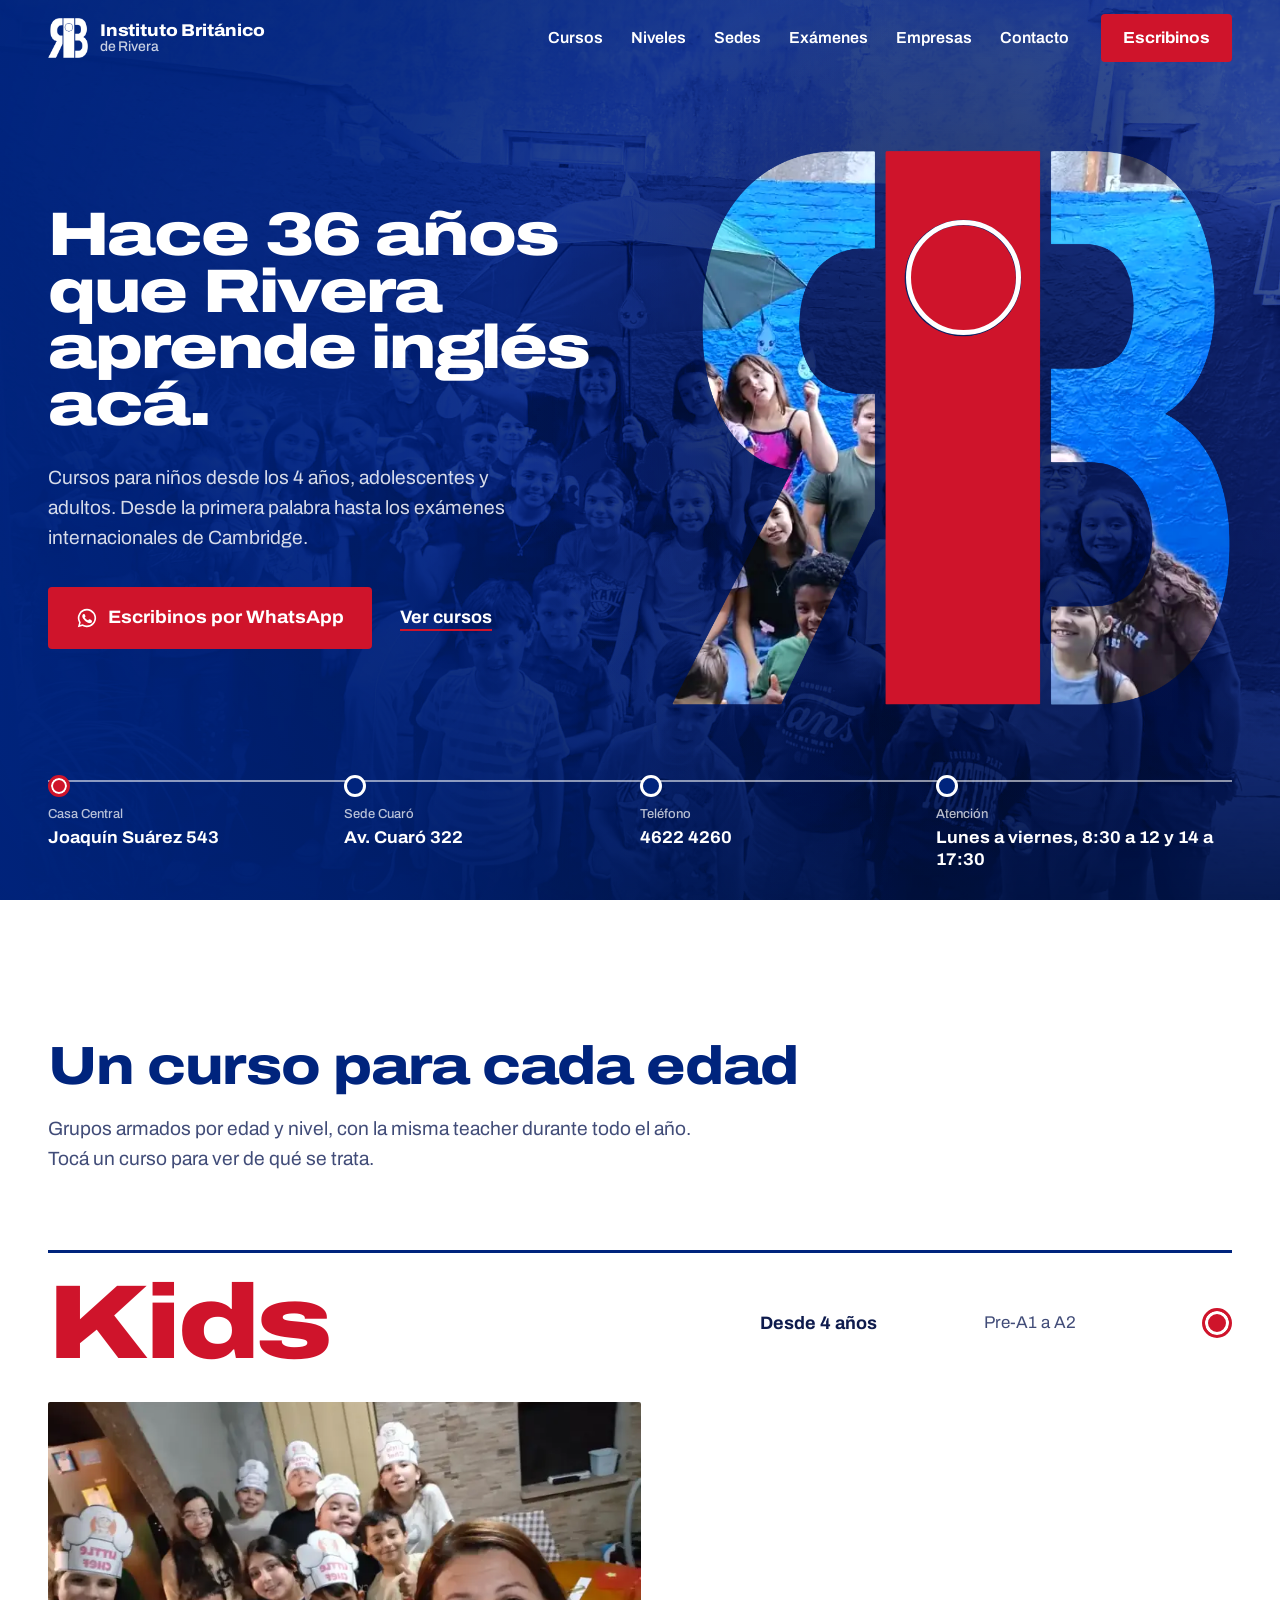
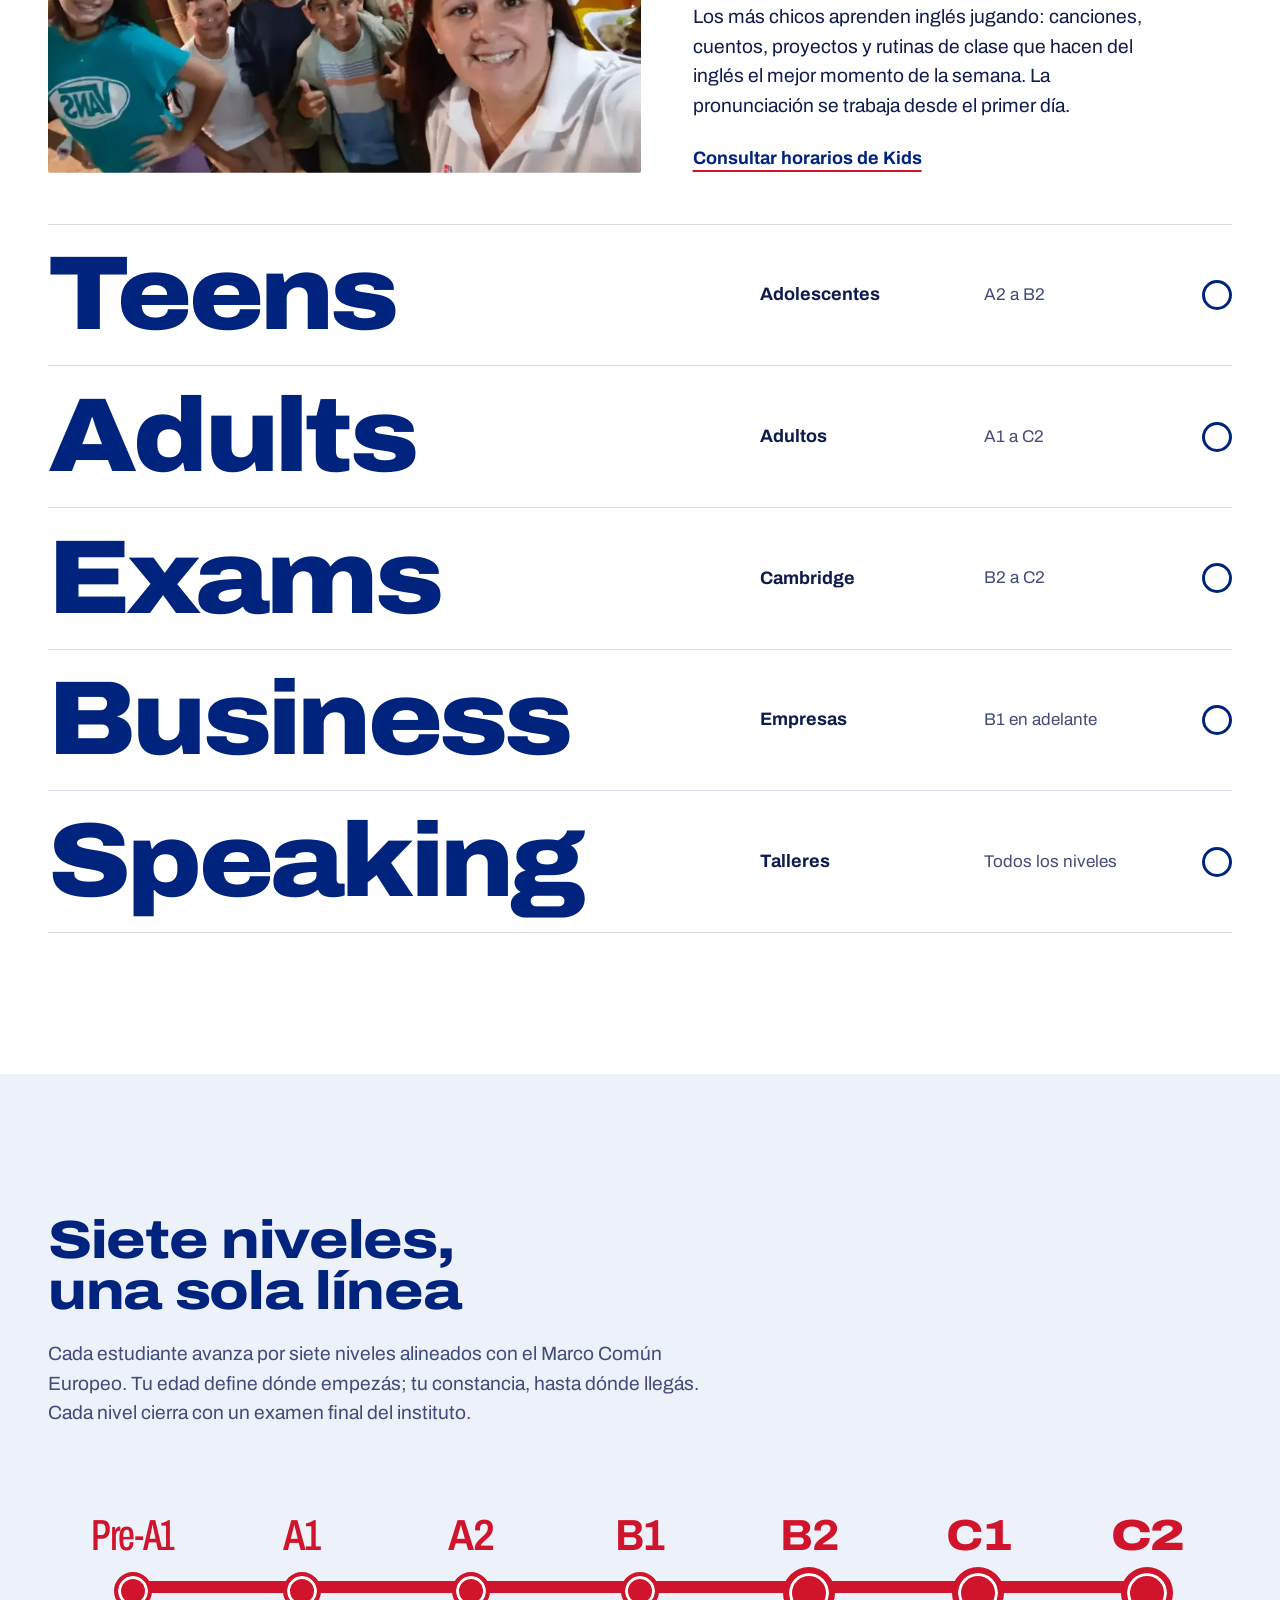
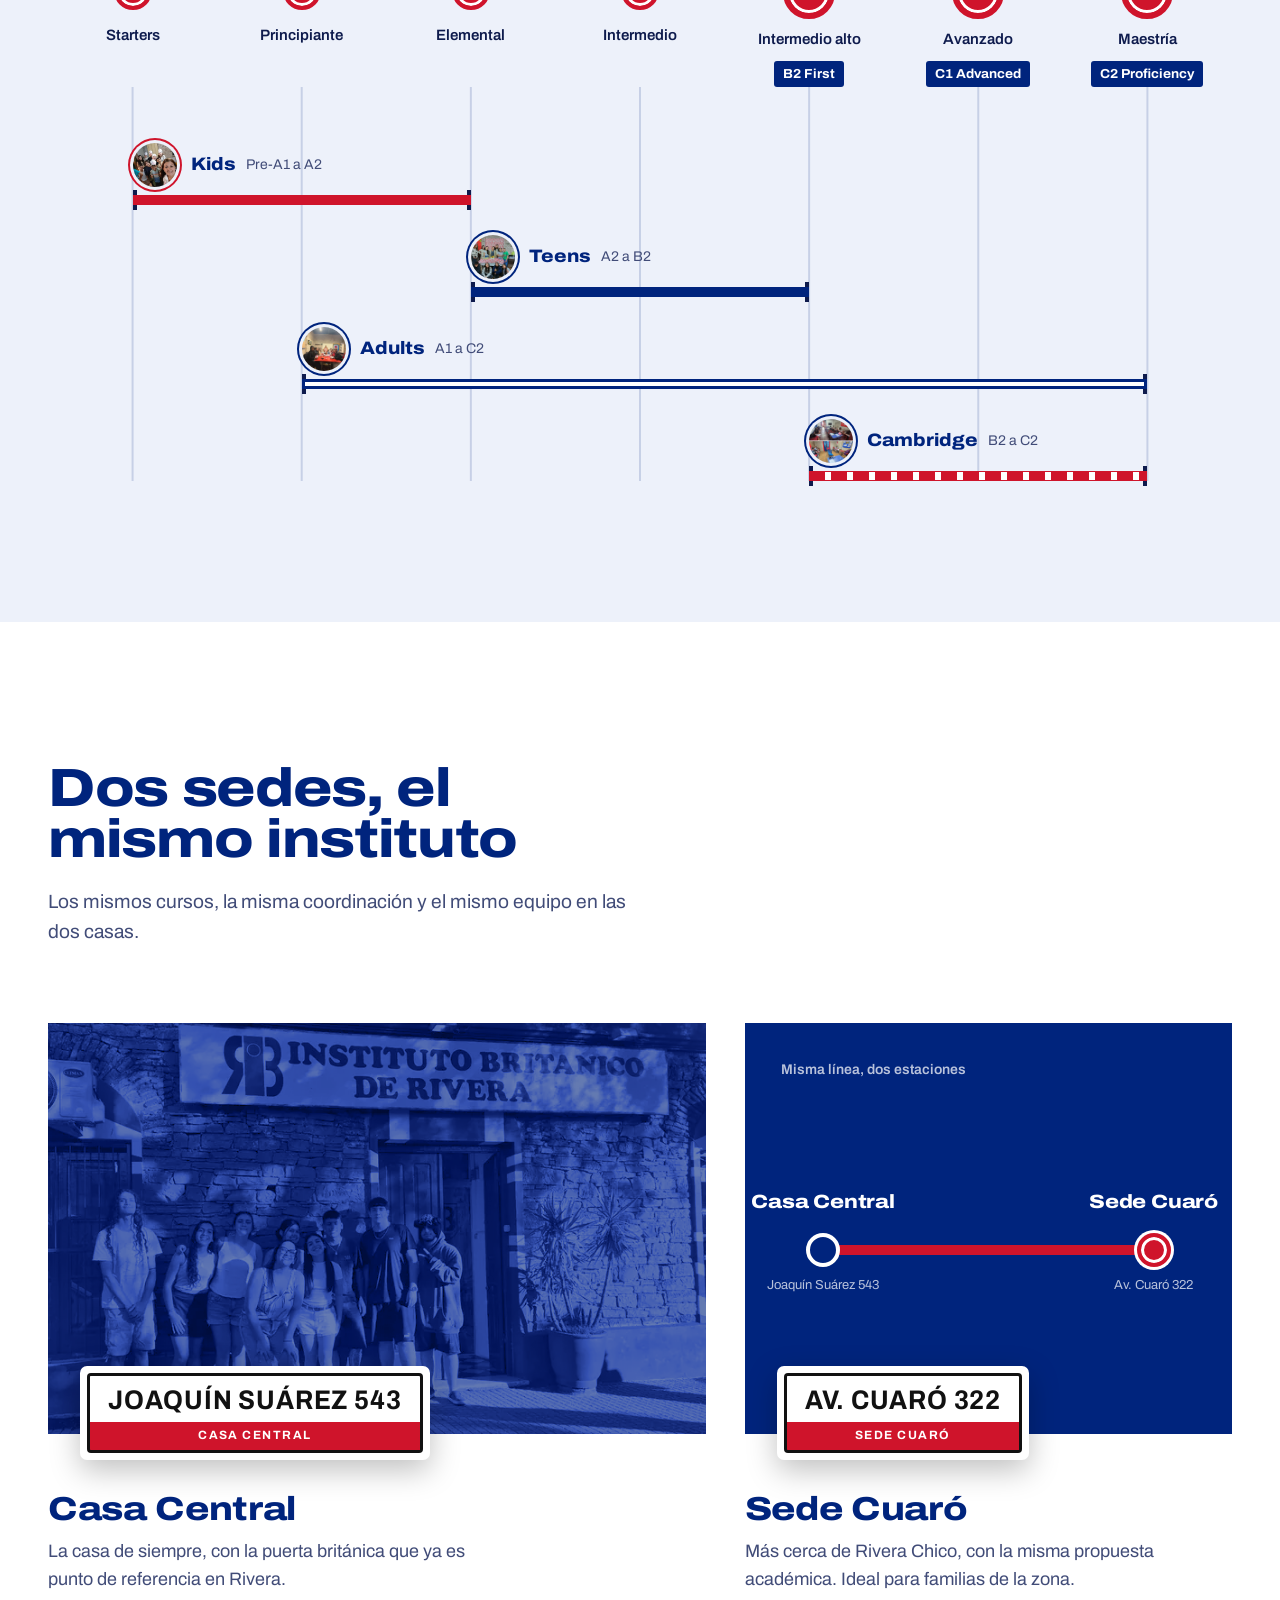
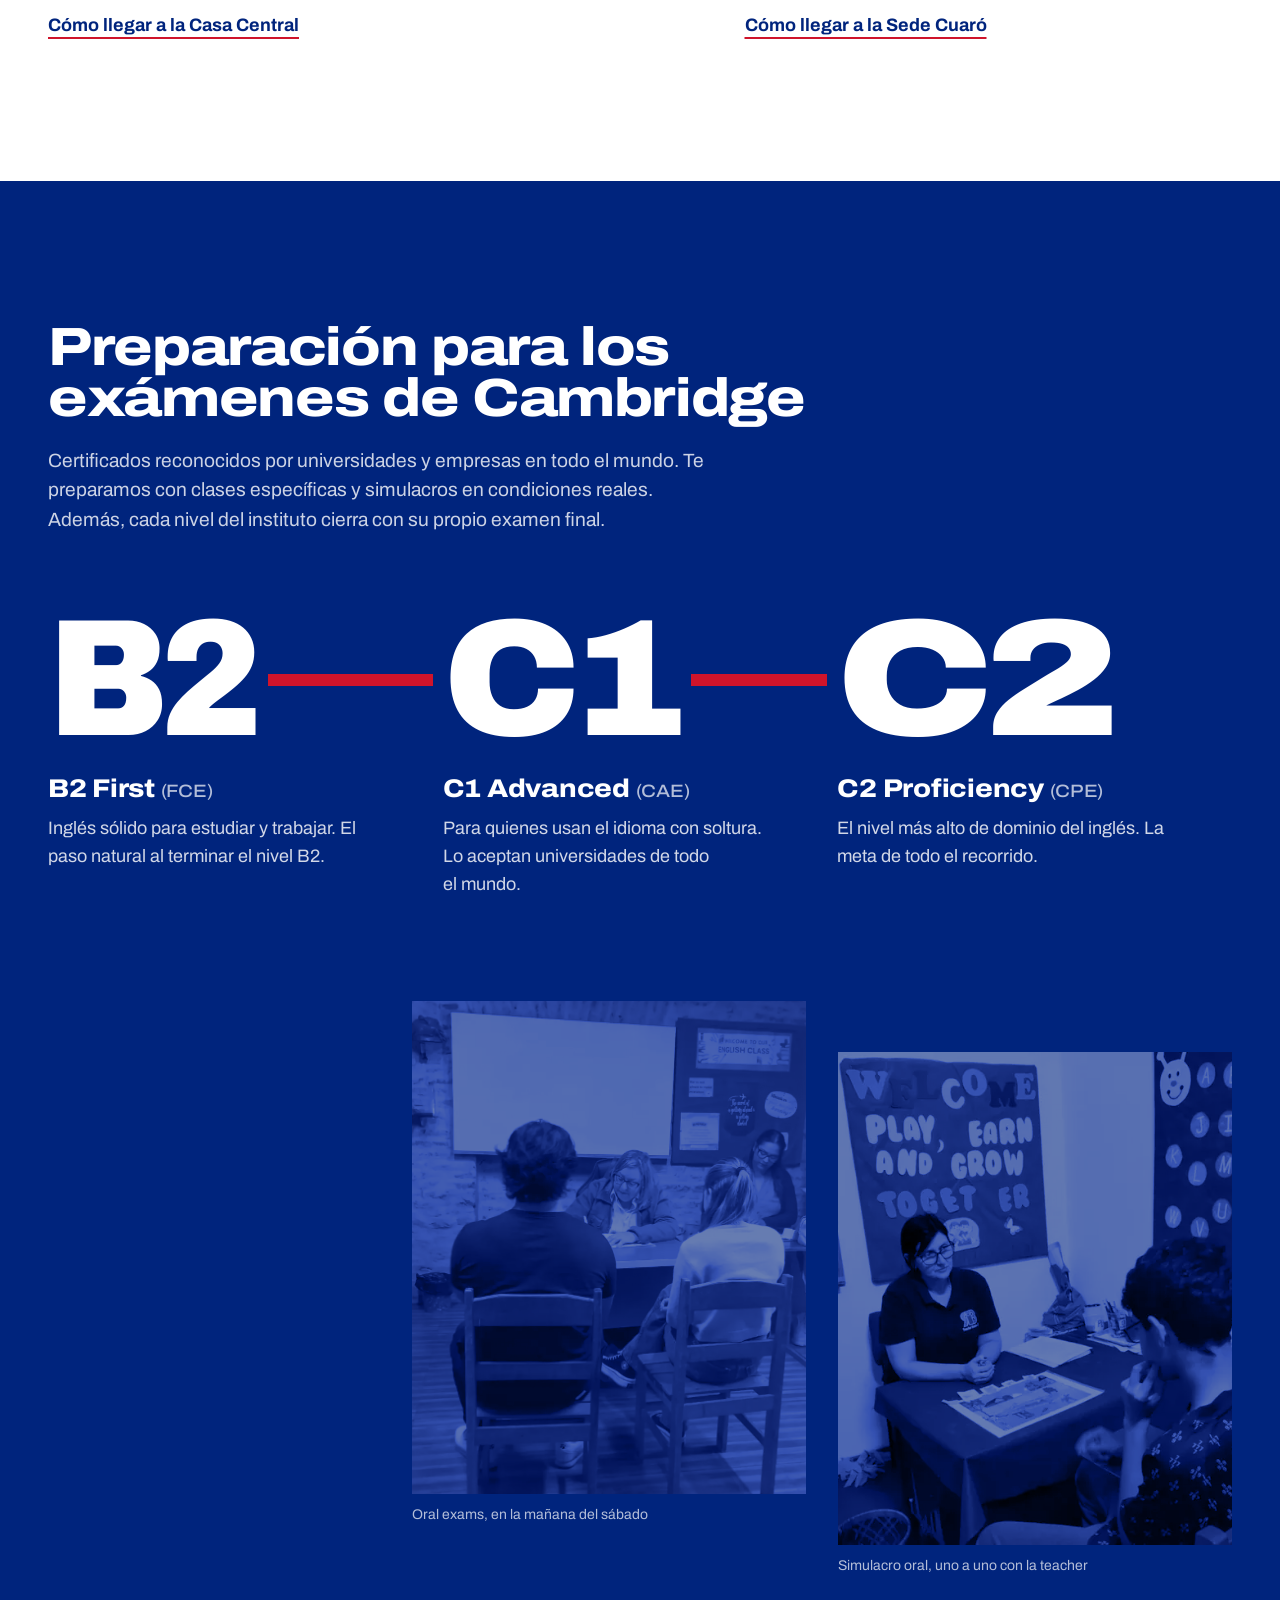
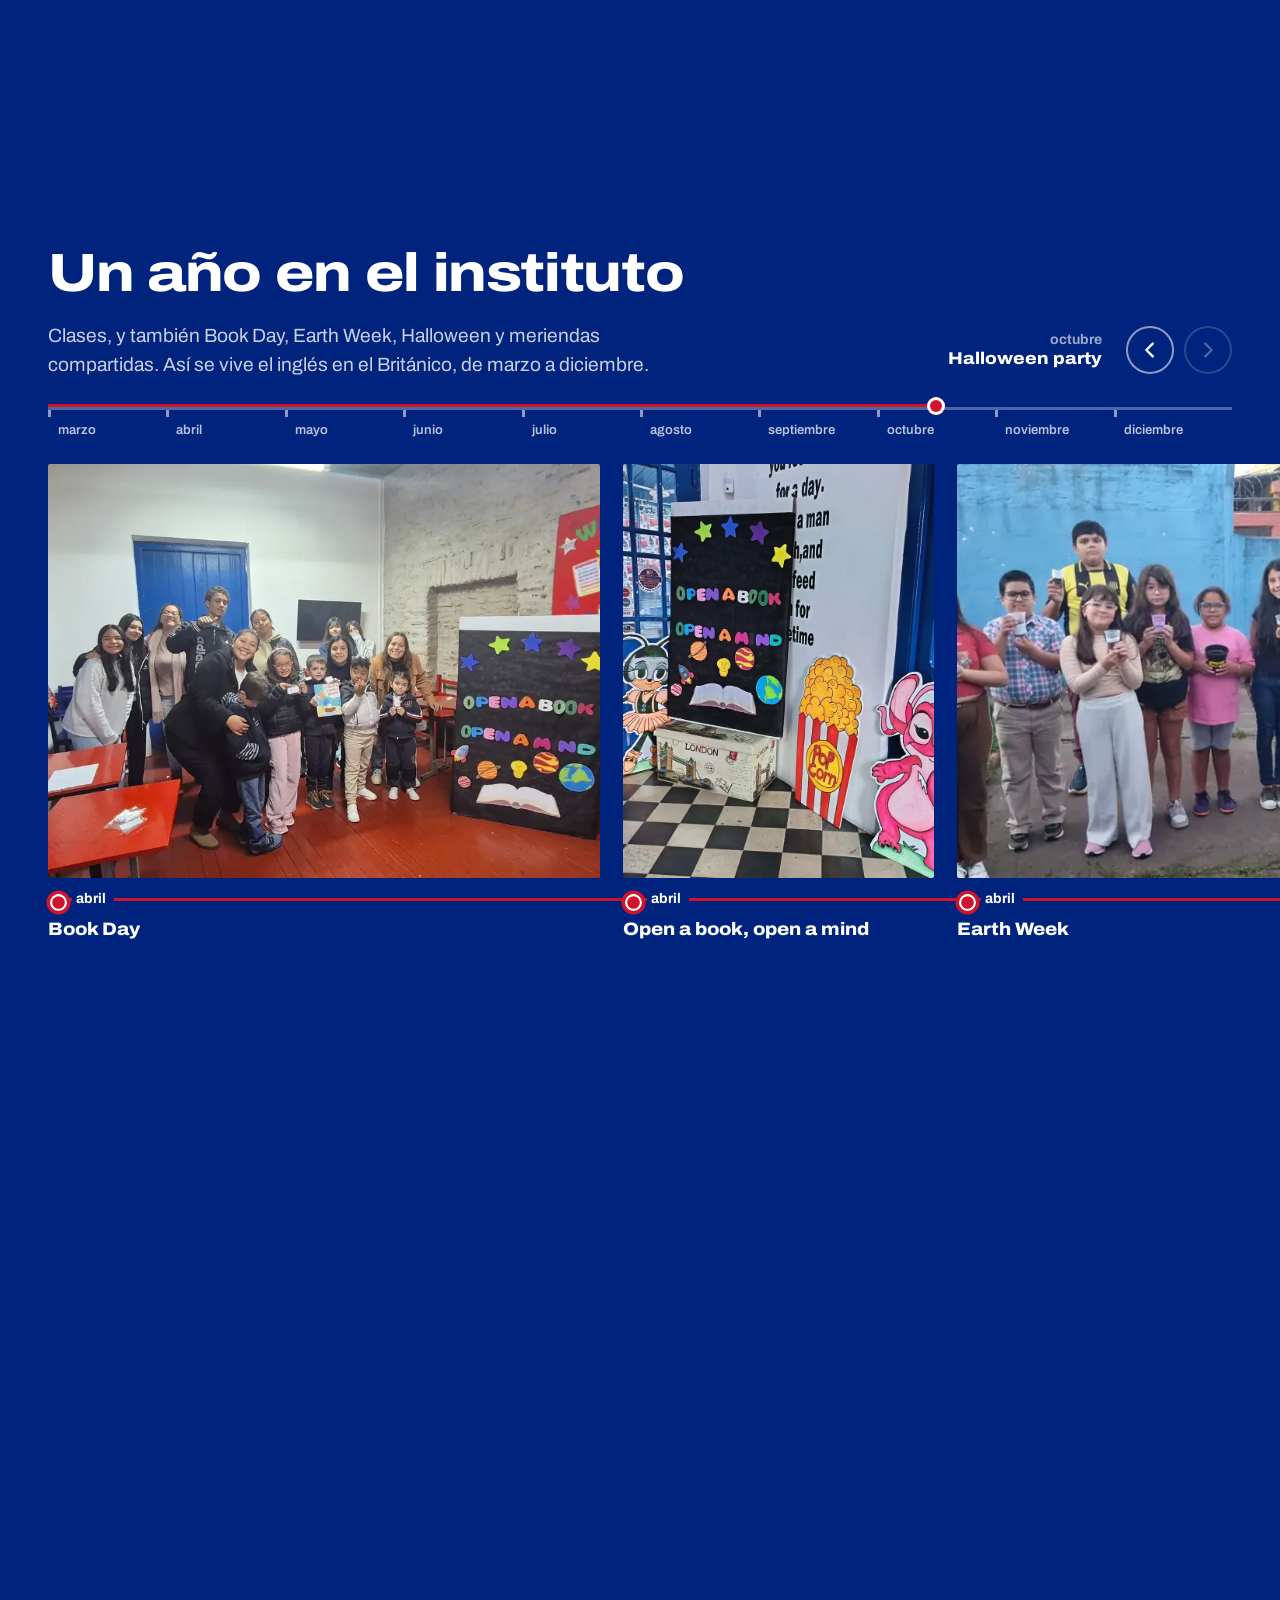
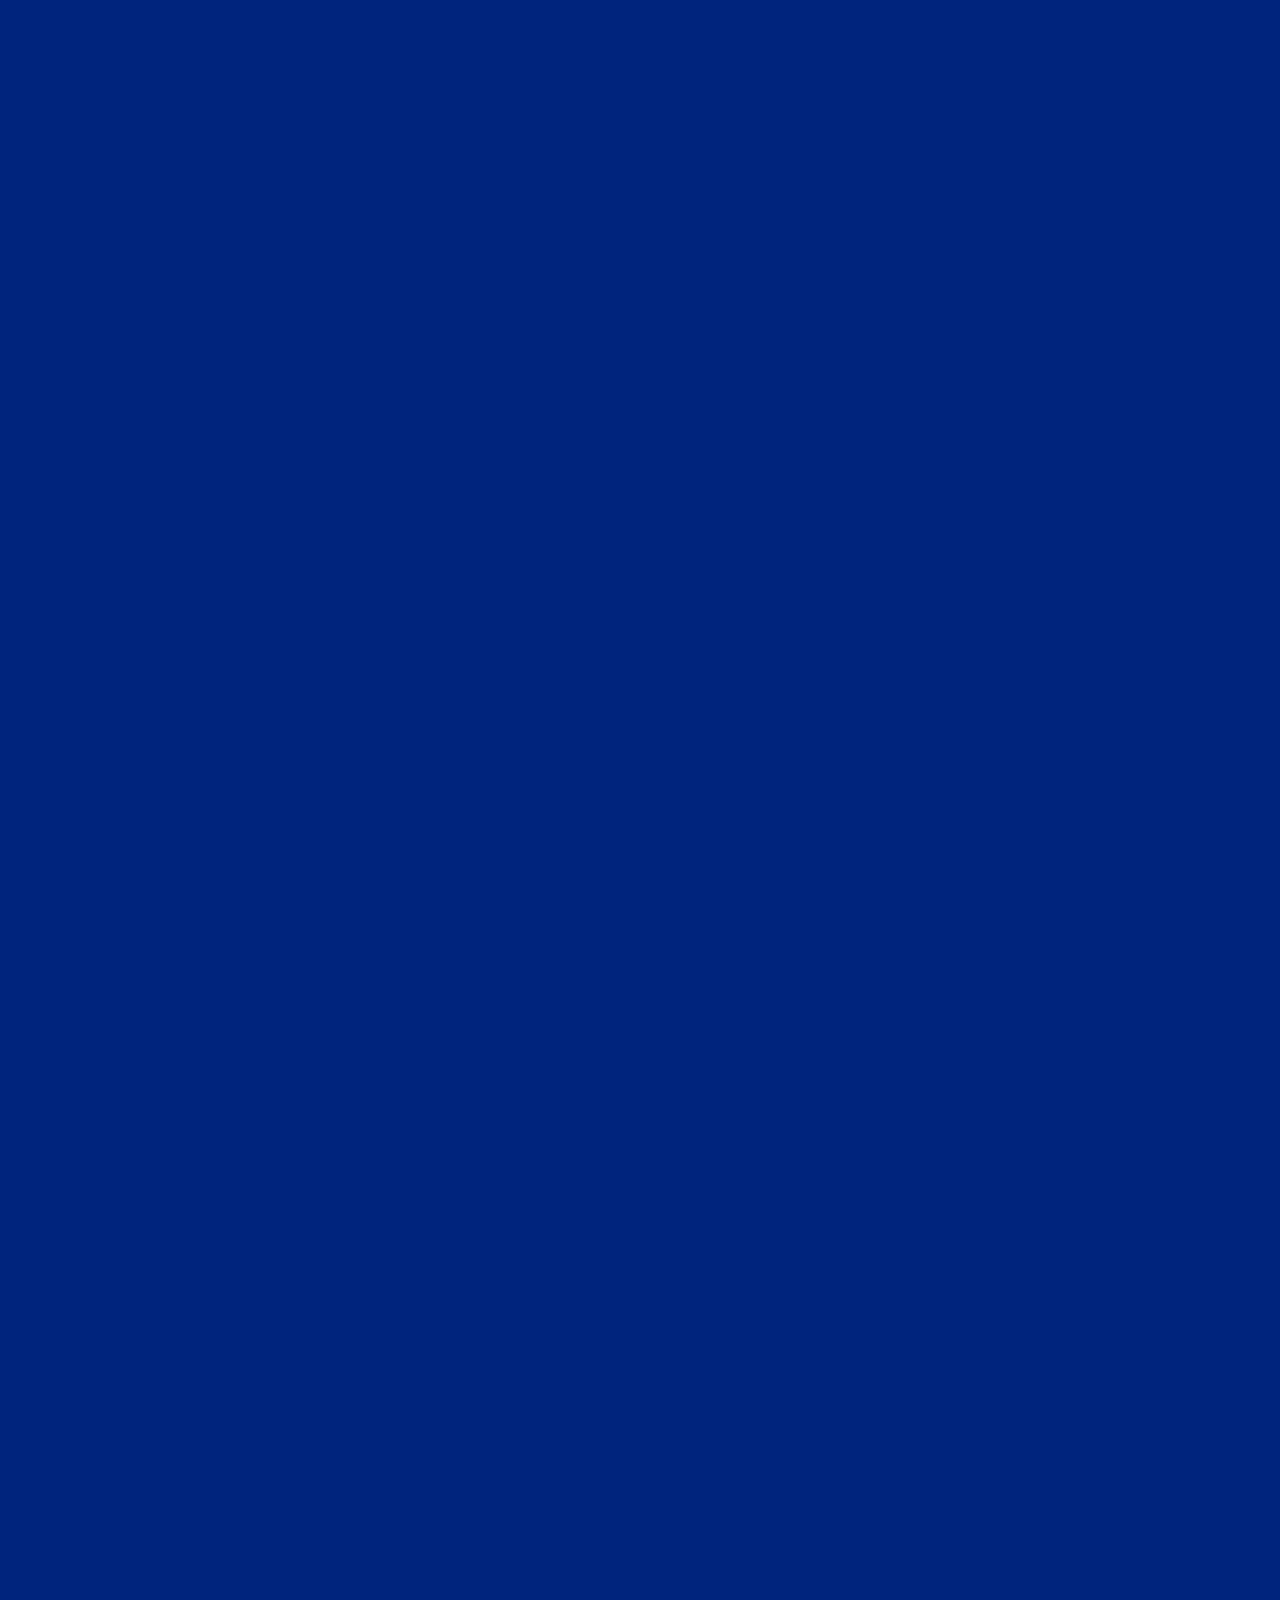
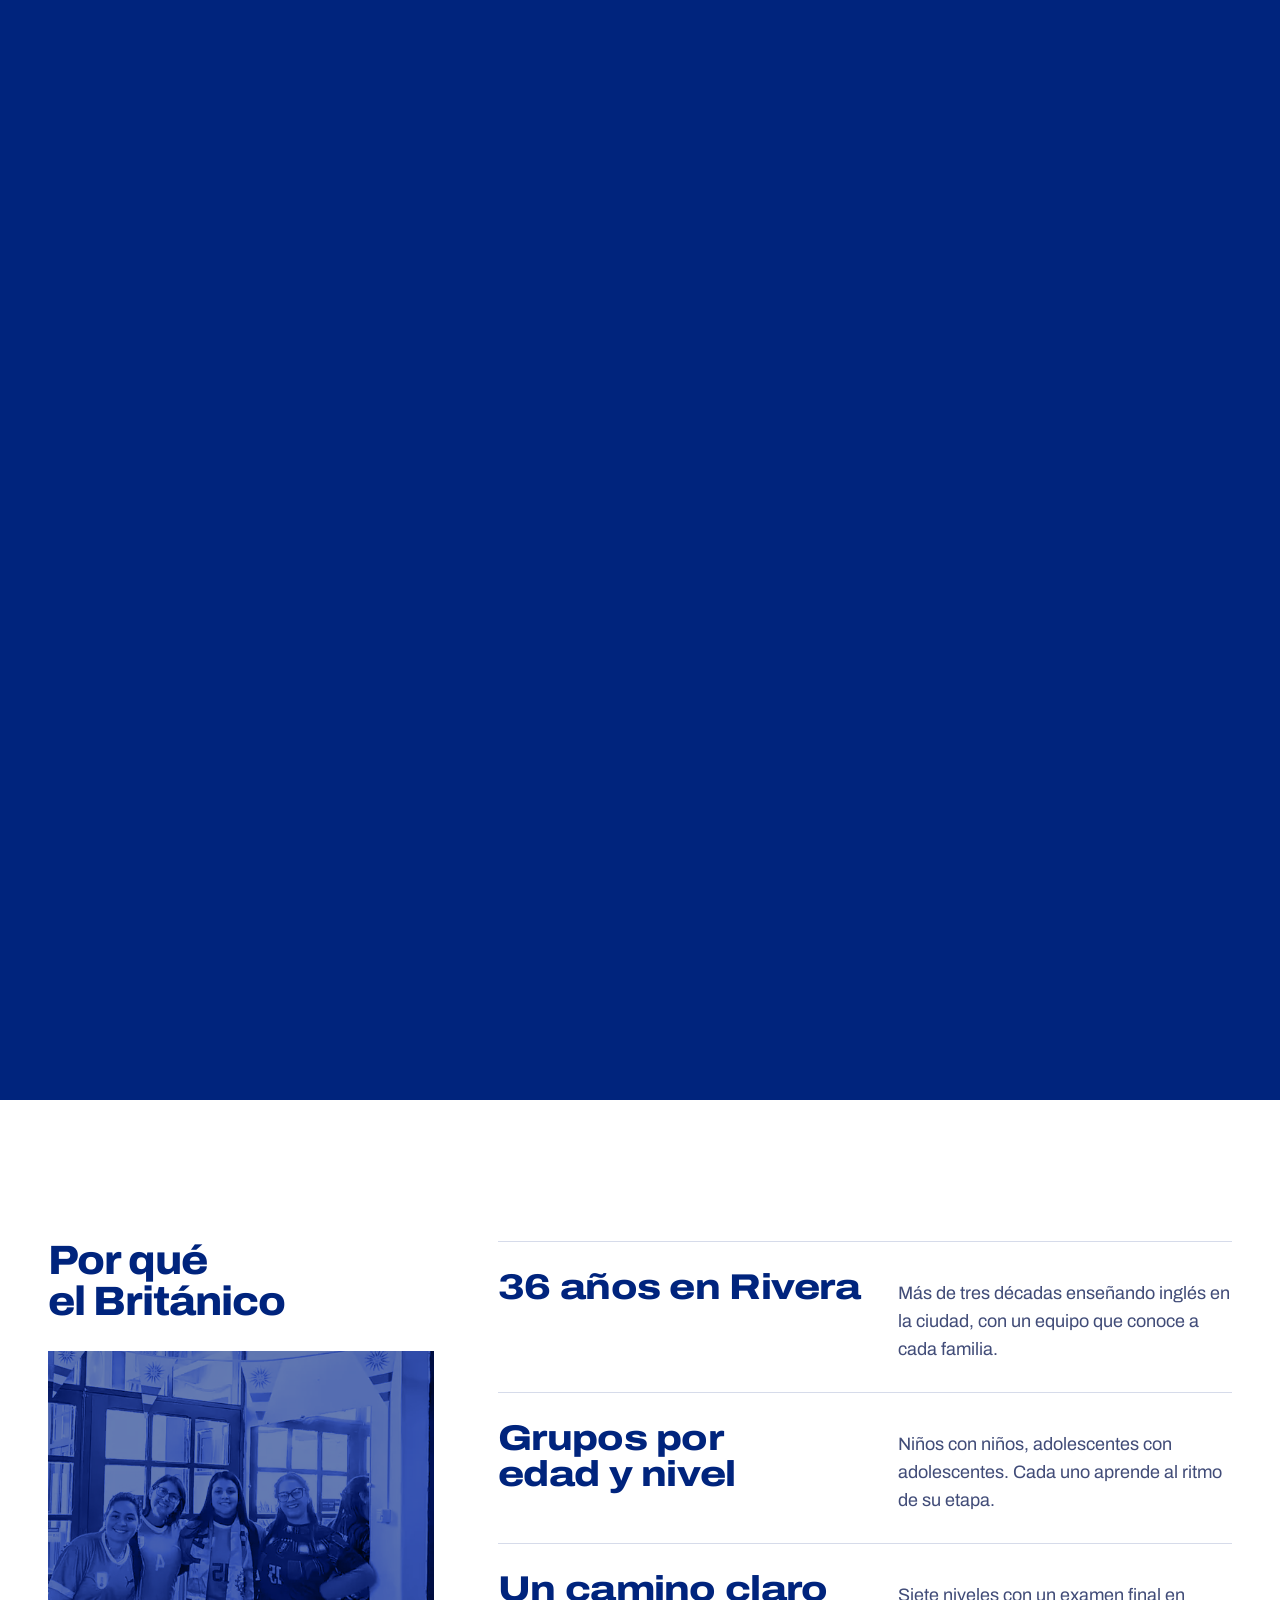
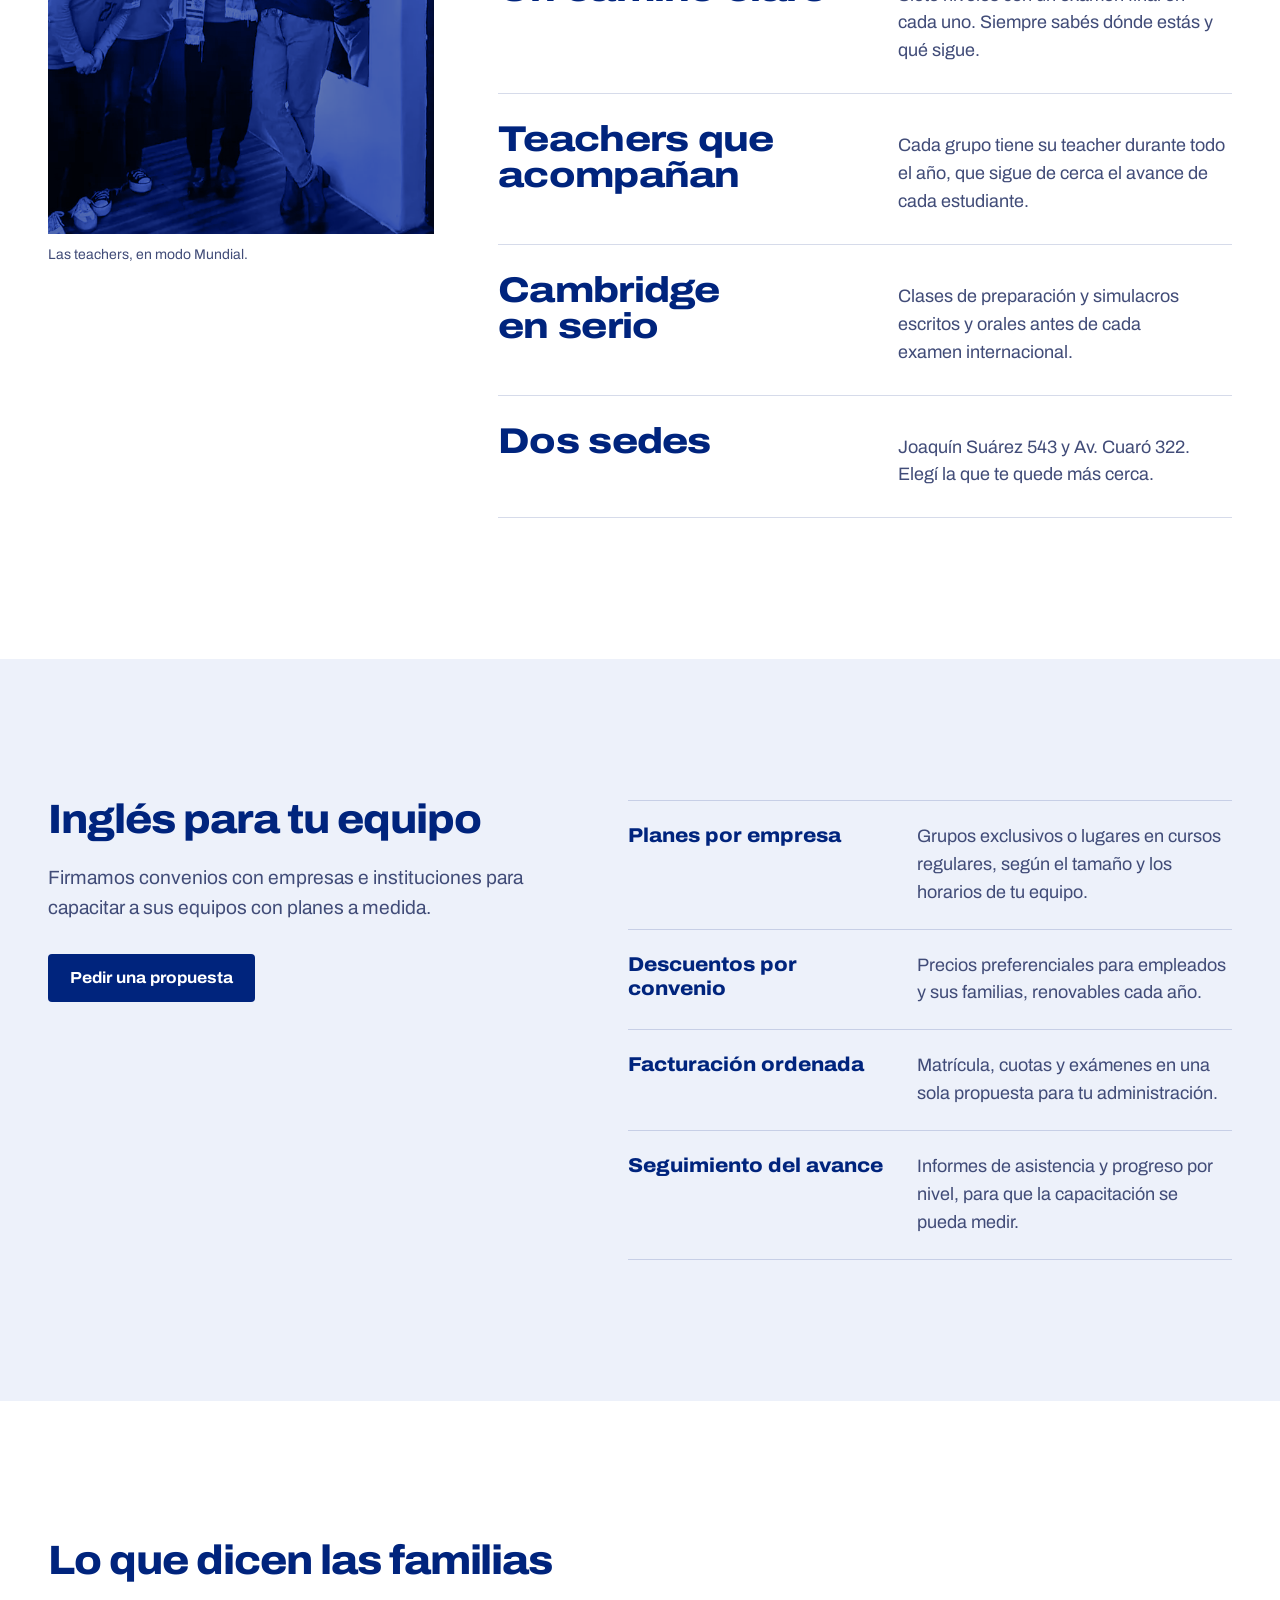
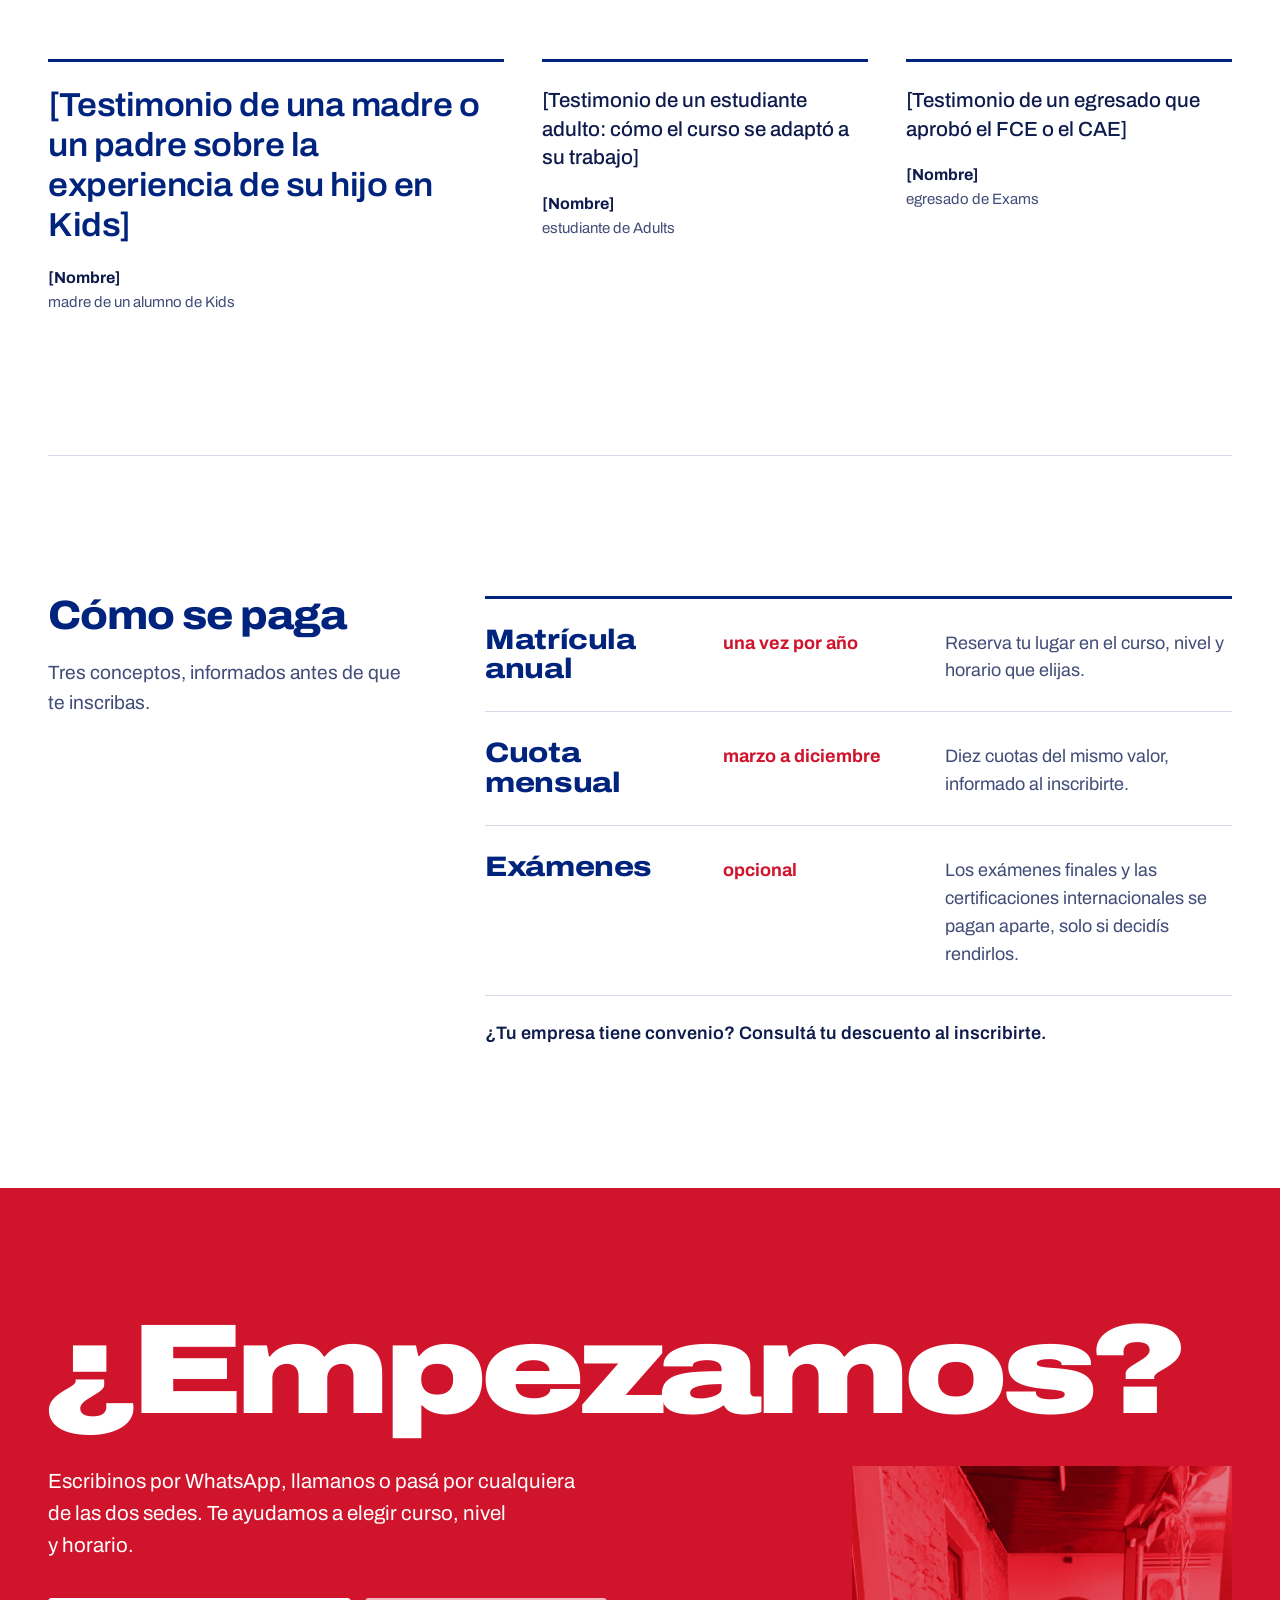
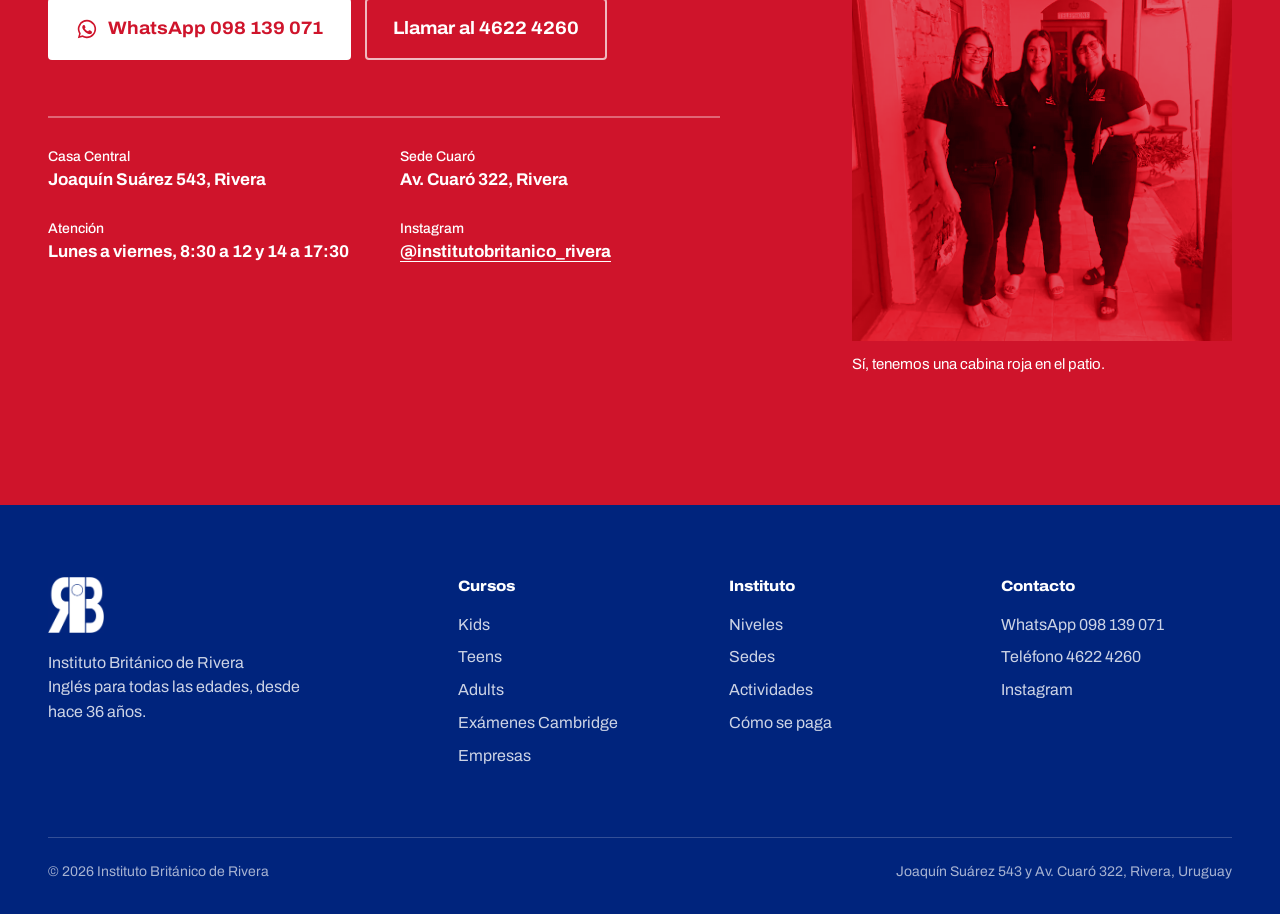
<file: index-v3.html>
<!DOCTYPE html>
<html lang="es-UY">
<head>
<meta charset="UTF-8" />
<meta name="viewport" content="width=device-width, initial-scale=1.0, viewport-fit=cover" />
<title>Instituto Británico de Rivera — Inglés para niños, adolescentes y adultos</title>
<meta name="description" content="Inglés en Rivera hace 36 años: niños desde 4 años, adolescentes, adultos, empresas y exámenes de Cambridge. Joaquín Suárez 543 y Av. Cuaró 322." />
<meta property="og:type" content="website" />
<meta property="og:locale" content="es_UY" />
<meta property="og:title" content="Instituto Británico de Rivera" />
<meta property="og:description" content="Inglés para niños desde 4 años, adolescentes y adultos. Exámenes de Cambridge. Dos sedes en Rivera." />
<script type="application/ld+json">
{
  "@context": "https://schema.org",
  "@type": "LanguageSchool",
  "name": "Instituto Británico de Rivera",
  "telephone": "+598 4622 4260",
  "sameAs": ["https://www.instagram.com/institutobritanico_rivera/"],
  "address": { "@type": "PostalAddress", "streetAddress": "Joaquín Suárez 543", "addressLocality": "Rivera", "addressCountry": "UY" },
  "openingHoursSpecification": [
    { "@type": "OpeningHoursSpecification", "dayOfWeek": ["Monday","Tuesday","Wednesday","Thursday","Friday"], "opens": "08:30", "closes": "12:00" },
    { "@type": "OpeningHoursSpecification", "dayOfWeek": ["Monday","Tuesday","Wednesday","Thursday","Friday"], "opens": "14:00", "closes": "17:30" }
  ],
  "department": { "@type": "LanguageSchool", "name": "Instituto Británico de Rivera, Sede Cuaró", "address": { "@type": "PostalAddress", "streetAddress": "Av. Cuaró 322", "addressLocality": "Rivera", "addressCountry": "UY" } }
}
</script>
<meta name="theme-color" content="#00247D" />
<link rel="icon" href="assets/logo-mark.png" />
<link rel="preconnect" href="https://fonts.googleapis.com" />
<link rel="preconnect" href="https://fonts.gstatic.com" crossorigin="anonymous" />
<link href="https://fonts.googleapis.com/css2?family=Archivo:wdth,wght@62..125,100..900&amp;display=swap" rel="stylesheet" />
<link rel="preload" as="image" imagesrcset="assets/photos/patio-800.webp 800w, assets/photos/patio.webp 1440w" imagesizes="(max-width: 760px) 50vw, 100vw" />
<link rel="preload" as="image" href="assets/mask-letters.png" />
<link rel="preload" as="image" href="assets/mask-bar.png" />
<link rel="stylesheet" href="styles-v3.css" />
<script>document.documentElement.classList.add("js")</script>
</head>
<body>

<a class="skip" href="#cursos">Saltar al contenido</a>

<!-- ============ HEADER ============ -->
<header class="top" id="top">
  <div class="wrap top-inner">
    <a class="brand" href="#inicio" aria-label="Instituto Británico de Rivera, inicio">
      <img src="assets/logo-mark-white.png" alt="" width="40" height="40" />
      <span>Instituto Británico<em>de Rivera</em></span>
    </a>
    <nav class="nav" id="nav" aria-label="Secciones">
      <a href="#cursos">Cursos</a>
      <a href="#niveles">Niveles</a>
      <a href="#sedes">Sedes</a>
      <a href="#examenes">Exámenes</a>
      <a href="#empresas">Empresas</a>
      <a href="#contacto">Contacto</a>
    </nav>
    <a class="btn btn-red top-cta" href="https://wa.me/59898139071?text=Hola%2C%20quiero%20informaci%C3%B3n%20sobre%20los%20cursos%20de%20ingl%C3%A9s." target="_blank" rel="noopener">Escribinos</a>
    <button class="burger" id="burger" aria-label="Abrir menú" aria-expanded="false" aria-controls="nav"><span></span><span></span></button>
  </div>
</header>

<main>

<!-- ============ HERO ============ -->
<!-- The whole patio in brand-blue duotone; the logo letterforms are a window onto the same photo in full colour.
     Scrolling lifts the duotone: the letters open into the full photograph. -->
<section class="hero" id="inicio">
  <div class="hero-stage" aria-hidden="true">
    <div class="hero-bg duo" id="heroBg">
      <!-- phones get the 800px variant whatever their pixel ratio: the backdrop is duotone and doesn't need more -->
      <img class="hero-ph is-on" src="assets/photos/patio.webp" srcset="assets/photos/patio-800.webp 800w, assets/photos/patio.webp 1440w" sizes="(max-width: 760px) 50vw, 100vw" alt="" width="1440" height="1080" fetchpriority="high" decoding="async" />
    </div>
    <div class="hero-veil"></div>
  </div>

  <div class="wrap hero-grid">
    <div class="hero-copy">
      <h1 class="hero-title">
        <span class="ln">Hace 36 años</span>
        <span class="ln">que Rivera</span>
        <span class="ln">aprende inglés</span>
        <span class="ln">acá.</span>
      </h1>
      <p class="hero-lede">Cursos para niños desde los 4 años, adolescentes y adultos. Desde la primera palabra hasta los exámenes internacionales de Cambridge.</p>
      <div class="hero-actions">
        <a class="btn btn-red btn-lg" href="https://wa.me/59898139071?text=Hola%2C%20quiero%20informaci%C3%B3n%20sobre%20los%20cursos%20de%20ingl%C3%A9s." target="_blank" rel="noopener">
          <svg class="ico" viewBox="0 0 24 24" aria-hidden="true"><path d="M12 2a10 10 0 0 0-8.6 15.1L2 22l5-1.3A10 10 0 1 0 12 2Zm0 18.2c-1.5 0-3-.4-4.3-1.2l-.3-.2-3 .8.8-2.9-.2-.3A8.2 8.2 0 1 1 12 20.2Zm4.5-6.1c-.2-.1-1.5-.7-1.7-.8-.2-.1-.4-.1-.6.1l-.8 1c-.1.2-.3.2-.5.1a6.7 6.7 0 0 1-3.3-2.9c-.2-.4.2-.4.7-1.3.1-.2 0-.3 0-.4l-.8-1.8c-.2-.5-.4-.4-.6-.4h-.5a1 1 0 0 0-.7.3 3 3 0 0 0-.9 2.2 5.2 5.2 0 0 0 1.1 2.7 11.8 11.8 0 0 0 4.5 4c1.7.7 2.3.8 3.2.6.5-.1 1.5-.6 1.7-1.2.2-.6.2-1.1.1-1.2l-.4-.3Z"/></svg>
          Escribinos por WhatsApp
        </a>
        <a class="link-under link-light" href="#cursos">Ver cursos</a>
      </div>
    </div>

    <figure class="mark" id="mark" aria-label="Logo del Instituto Británico con estudiantes en el patio dentro de las letras">
      <div class="mark-letters" id="markWin">
        <img class="hero-ph is-on" src="assets/photos/patio.webp" srcset="assets/photos/patio-800.webp 800w, assets/photos/patio.webp 1440w" sizes="(max-width: 760px) 50vw, 100vw" alt="" width="1440" height="1080" decoding="async" />
      </div>
      <div class="mark-bar"></div>
      <div class="mark-ring"></div>
      <figcaption class="mark-cap" id="markCap">Estudiantes en el patio del instituto</figcaption>
    </figure>
  </div>

  <div class="wrap hero-foot">
    <dl class="facts">
      <div style="--n:0"><dt>Casa Central</dt><dd>Joaquín Suárez&nbsp;543</dd></div>
      <div style="--n:1"><dt>Sede Cuaró</dt><dd>Av. Cuaró&nbsp;322</dd></div>
      <div style="--n:2"><dt>Teléfono</dt><dd><a href="tel:+59846224260">4622 4260</a></dd></div>
      <div style="--n:3"><dt>Atención</dt><dd>Lunes a viernes, 8:30 a 12 y 14 a 17:30</dd></div>
    </dl>
  </div>
</section>

<!-- ============ CURSOS ============ -->
<section class="sec courses" id="cursos">
  <div class="wrap">
    <header class="sec-head">
      <h2>Un curso para cada edad</h2>
      <p>Grupos armados por edad y nivel, con la misma teacher durante todo el año. Tocá un curso para ver de qué se trata.</p>
    </header>

    <div class="course-list">
      <details class="course" name="curso" open>
        <summary>
          <span class="c-name">Kids</span>
          <span class="c-who">Desde 4 años</span>
          <span class="c-lvl">Pre-A1 a A2</span>
          <span class="c-tog" aria-hidden="true"></span>
        </summary>
        <div class="c-body">
          <div class="duo c-ph"><img src="assets/photos/cooking.webp" srcset="assets/photos/cooking-800.webp 800w, assets/photos/cooking.webp 1440w" sizes="(max-width: 920px) 92vw, 640px" alt="Estudiantes de Children 2 con gorros de cocinero junto a su teacher" loading="lazy" width="1440" height="1080" /></div>
          <div class="c-text">
            <p>Los más chicos aprenden inglés jugando: canciones, cuentos, proyectos y rutinas de clase que hacen del inglés el mejor momento de la semana. La pronunciación se trabaja desde el primer día.</p>
            <a class="link-under" href="https://wa.me/59898139071?text=Hola%2C%20quiero%20informaci%C3%B3n%20sobre%20el%20curso%20Kids." target="_blank" rel="noopener">Consultar horarios de Kids</a>
          </div>
        </div>
      </details>

      <details class="course" name="curso">
        <summary>
          <span class="c-name">Teens</span>
          <span class="c-who">Adolescentes</span>
          <span class="c-lvl">A2 a B2</span>
          <span class="c-tog" aria-hidden="true"></span>
        </summary>
        <div class="c-body">
          <div class="duo c-ph"><img src="assets/photos/teens-15.webp" srcset="assets/photos/teens-15-800.webp 800w, assets/photos/teens-15.webp 1203w" sizes="(max-width: 920px) 92vw, 640px" alt="Grupo de adolescentes festejando en clase" loading="lazy" width="1203" height="1600" /></div>
          <div class="c-text">
            <p>Un avance firme durante el liceo, con seguimiento por nivel y preparación gradual para el B2 First. Grupos de su misma edad, para que se animen a hablar.</p>
            <a class="link-under" href="https://wa.me/59898139071?text=Hola%2C%20quiero%20informaci%C3%B3n%20sobre%20el%20curso%20Teens." target="_blank" rel="noopener">Consultar horarios de Teens</a>
          </div>
        </div>
      </details>

      <details class="course" name="curso">
        <summary>
          <span class="c-name">Adults</span>
          <span class="c-who">Adultos</span>
          <span class="c-lvl">A1 a C2</span>
          <span class="c-tog" aria-hidden="true"></span>
        </summary>
        <div class="c-body">
          <div class="duo c-ph"><img src="assets/photos/adults.webp" srcset="assets/photos/adults-800.webp 800w, assets/photos/adults.webp 1200w" sizes="(max-width: 920px) 92vw, 640px" alt="Clase nocturna alrededor de una mesa roja" loading="lazy" width="1200" height="1600" /></div>
          <div class="c-text">
            <p>Empezás desde cero o retomás donde lo dejaste. Horarios para quienes trabajan o estudian, formación intensiva si tenés apuro y también clases virtuales.</p>
            <a class="link-under" href="https://wa.me/59898139071?text=Hola%2C%20quiero%20informaci%C3%B3n%20sobre%20los%20cursos%20para%20adultos." target="_blank" rel="noopener">Consultar horarios para adultos</a>
          </div>
        </div>
      </details>

      <details class="course" name="curso">
        <summary>
          <span class="c-name">Exams</span>
          <span class="c-who">Cambridge</span>
          <span class="c-lvl">B2 a C2</span>
          <span class="c-tog" aria-hidden="true"></span>
        </summary>
        <div class="c-body">
          <div class="duo c-ph"><img src="assets/photos/mock-exam.webp" srcset="assets/photos/mock-exam-800.webp 800w, assets/photos/mock-exam.webp 1440w" sizes="(max-width: 920px) 92vw, 640px" alt="Estudiantes rindiendo un simulacro de examen escrito" loading="lazy" width="1440" height="1440" /></div>
          <div class="c-text">
            <p>Preparación específica para B2 First, C1 Advanced y C2 Proficiency, con simulacros escritos y orales en condiciones reales de examen.</p>
            <a class="link-under" href="#examenes">Ver exámenes de Cambridge</a>
          </div>
        </div>
      </details>

      <details class="course" name="curso">
        <summary>
          <span class="c-name">Business</span>
          <span class="c-who">Empresas</span>
          <span class="c-lvl">B1 en adelante</span>
          <span class="c-tog" aria-hidden="true"></span>
        </summary>
        <div class="c-body">
          <div class="duo c-ph"><img src="assets/photos/clase.webp" srcset="assets/photos/clase-800.webp 800w, assets/photos/clase.webp 1440w" sizes="(max-width: 920px) 92vw, 640px" alt="Estudiantes trabajando en sus escritorios frente a una pizarra" loading="lazy" width="1440" height="754" /></div>
          <div class="c-text">
            <p>Inglés para reuniones, presentaciones y correos de trabajo. En grupo, en tu empresa o mediante convenios para todo tu equipo.</p>
            <a class="link-under" href="#empresas">Ver convenios para empresas</a>
          </div>
        </div>
      </details>

      <details class="course" name="curso">
        <summary>
          <span class="c-name">Speaking</span>
          <span class="c-who">Talleres</span>
          <span class="c-lvl">Todos los niveles</span>
          <span class="c-tog" aria-hidden="true"></span>
        </summary>
        <div class="c-body">
          <div class="duo c-ph"><img src="assets/photos/teens.webp" srcset="assets/photos/teens-800.webp 800w, assets/photos/teens.webp 1440w" sizes="(max-width: 920px) 92vw, 640px" alt="Un grupo de estudiantes con su teacher sacándose una selfie en clase" loading="lazy" width="1440" height="1080" /></div>
          <div class="c-text">
            <p>Talleres de conversación e intensivos para ganar fluidez en menos tiempo, como complemento de cualquier curso regular.</p>
            <a class="link-under" href="https://wa.me/59898139071?text=Hola%2C%20quiero%20informaci%C3%B3n%20sobre%20los%20talleres%20de%20conversaci%C3%B3n." target="_blank" rel="noopener">Consultar por los talleres</a>
          </div>
        </div>
      </details>
    </div>
  </div>
</section>

<!-- ============ NIVELES (line map) ============ -->
<section class="sec levels" id="niveles">
  <div class="wrap">
    <header class="sec-head">
      <h2>Siete niveles, una sola línea</h2>
      <p>Cada estudiante avanza por siete niveles alineados con el Marco Común Europeo. Tu edad define dónde empezás; tu constancia, hasta dónde llegás. Cada nivel cierra con un examen final del instituto.</p>
    </header>

    <div class="map" id="map">
      <ol class="stations">
        <li style="--i:0"><b>Pre-A1</b><span>Starters</span></li>
        <li style="--i:1"><b>A1</b><span>Principiante</span></li>
        <li style="--i:2"><b>A2</b><span>Elemental</span></li>
        <li style="--i:3"><b>B1</b><span>Intermedio</span></li>
        <li style="--i:4" class="x"><b>B2</b><span>Intermedio alto</span><i>B2 First</i></li>
        <li style="--i:5" class="x"><b>C1</b><span>Avanzado</span><i>C1 Advanced</i></li>
        <li style="--i:6" class="x"><b>C2</b><span>Maestría</span><i>C2 Proficiency</i></li>
      </ol>
      <div class="spine" aria-hidden="true"><div class="spine-fill" id="spineFill"></div></div>

      <ul class="lines" aria-label="Qué niveles cubre cada curso">
        <li class="ln-kids" style="--s:2;--e:6;--r:1"><i class="ln-ph" style="--ph:url(assets/photos/cooking-800.webp)"></i><span>Kids</span><small>Pre-A1 a A2</small></li>
        <li class="ln-teens" style="--s:6;--e:10;--r:2"><i class="ln-ph" style="--ph:url(assets/photos/teens-15-800.webp)"></i><span>Teens</span><small>A2 a B2</small></li>
        <li class="ln-adults" style="--s:4;--e:14;--r:3"><i class="ln-ph" style="--ph:url(assets/photos/adults-800.webp)"></i><span>Adults</span><small>A1 a C2</small></li>
        <li class="ln-exams" style="--s:10;--e:14;--r:4"><i class="ln-ph" style="--ph:url(assets/photos/mock-exam-800.webp)"></i><span>Cambridge</span><small>B2 a C2</small></li>
      </ul>
    </div>
  </div>
</section>

<!-- ============ SEDES ============ -->
<section class="sec sites" id="sedes">
  <div class="wrap">
    <header class="sec-head">
      <h2>Dos sedes, el mismo instituto</h2>
      <p>Los mismos cursos, la misma coordinación y el mismo equipo en las dos casas.</p>
    </header>
  </div>
  <div class="wrap site-grid">
    <article class="site site-central">
      <div class="site-photo">
        <div class="duo reveal"><img src="assets/photos/fachada.webp" srcset="assets/photos/fachada-800.webp 800w, assets/photos/fachada.webp 1440w" sizes="(max-width: 920px) 92vw, 760px" alt="Fachada de la Casa Central del Instituto Británico de Rivera, con la puerta pintada con la bandera británica" loading="lazy" width="1440" height="821" /></div>
        <p class="plate" aria-hidden="true"><span class="plate-st">Joaquín Suárez <b>543</b></span><span class="plate-dist">Casa Central</span></p>
      </div>
      <div class="site-body">
        <h3>Casa Central</h3>
        <p>La casa de siempre, con la puerta británica que ya es punto de referencia en Rivera.</p>
        <a class="link-under" href="https://www.google.com/maps/search/?api=1&amp;query=Joaqu%C3%ADn%20Su%C3%A1rez%20543%2C%20Rivera%2C%20Uruguay" target="_blank" rel="noopener">Cómo llegar a la Casa Central</a>
      </div>
    </article>
    <article class="site site-cuaro">
      <div class="site-photo site-photo-map">
        <!-- No photo of Cuaró yet: the two houses as two stations on the same line -->
        <div class="mini" aria-hidden="true">
          <p class="mini-note">Misma línea, dos estaciones</p>
          <div class="mini-line"></div>
          <div class="mini-st mini-a"><b>Casa Central</b><span>Joaquín Suárez 543</span></div>
          <div class="mini-st mini-b"><b>Sede Cuaró</b><span>Av. Cuaró 322</span></div>
        </div>
        <p class="plate" aria-hidden="true"><span class="plate-st">Av. Cuaró <b>322</b></span><span class="plate-dist">Sede Cuaró</span></p>
      </div>
      <div class="site-body">
        <h3>Sede Cuaró</h3>
        <p>Más cerca de Rivera Chico, con la misma propuesta académica. Ideal para familias de la zona.</p>
        <a class="link-under" href="https://www.google.com/maps/search/?api=1&amp;query=Av.%20Cuar%C3%B3%20322%2C%20Rivera%2C%20Uruguay" target="_blank" rel="noopener">Cómo llegar a la Sede Cuaró</a>
      </div>
    </article>
  </div>
</section>

<!-- ============ EXÁMENES ============ -->
<section class="sec exams" id="examenes">
  <div class="wrap">
    <header class="sec-head">
      <h2>Preparación para los exámenes de Cambridge</h2>
      <p>Certificados reconocidos por universidades y empresas en todo el mundo. Te preparamos con clases específicas y simulacros en condiciones reales. Además, cada nivel del instituto cierra con su propio examen final.</p>
    </header>

    <div class="exam-row">
      <article class="exam">
        <span class="exam-lvl" aria-hidden="true">B2</span>
        <h3>B2 First <small>(FCE)</small></h3>
        <p>Inglés sólido para estudiar y trabajar. El paso natural al terminar el nivel B2.</p>
      </article>
      <article class="exam">
        <span class="exam-lvl" aria-hidden="true">C1</span>
        <h3>C1 Advanced <small>(CAE)</small></h3>
        <p>Para quienes usan el idioma con soltura. Lo aceptan universidades de todo el mundo.</p>
      </article>
      <article class="exam">
        <span class="exam-lvl" aria-hidden="true">C2</span>
        <h3>C2 Proficiency <small>(CPE)</small></h3>
        <p>El nivel más alto de dominio del inglés. La meta de todo el recorrido.</p>
      </article>
    </div>

    <div class="exam-photos">
      <figure>
        <div class="duo reveal"><img src="assets/photos/oral-adult.webp" srcset="assets/photos/oral-adult-800.webp 800w, assets/photos/oral-adult.webp 1200w" sizes="(max-width: 760px) 46vw, 400px" alt="Examen oral: dos estudiantes frente a la examinadora" loading="lazy" width="1200" height="1600" /></div>
        <figcaption>Oral exams, en la mañana del sábado</figcaption>
      </figure>
      <figure>
        <div class="duo reveal"><img src="assets/photos/oral-kid.webp" srcset="assets/photos/oral-kid-800.webp 800w, assets/photos/oral-kid.webp 1440w" sizes="(max-width: 760px) 46vw, 400px" alt="Simulacro oral con una teacher" loading="lazy" width="1440" height="1084" /></div>
        <figcaption>Simulacro oral, uno a uno con la teacher</figcaption>
      </figure>
    </div>
  </div>
</section>

<!-- ============ VIDA (un año en el instituto) ============ -->
<!-- The year as a line: each photo is a station. What you've already passed is in full colour; what's ahead is still blue. -->
<section class="sec life" id="vida">
  <div class="life-pin" id="lifePin">
    <div class="life-sticky">
      <div class="wrap life-top">
        <header class="sec-head life-head">
          <h2>Un año en el instituto</h2>
          <p>Clases, y también Book Day, Earth Week, Halloween y meriendas compartidas. Así se vive el inglés en el Británico, de marzo a diciembre.</p>
        </header>
        <div class="life-ctl">
          <p class="life-now" id="lifeNow" aria-live="polite"><span class="life-now-mo">abril</span><b>Book Day</b></p>
          <button class="life-btn" id="lifePrev" type="button" aria-label="Foto anterior"><svg viewBox="0 0 24 24" aria-hidden="true"><path d="M15 5l-7 7 7 7" fill="none" stroke="currentColor" stroke-width="2.5" stroke-linecap="round" stroke-linejoin="round"/></svg></button>
          <button class="life-btn" id="lifeNext" type="button" aria-label="Foto siguiente"><svg viewBox="0 0 24 24" aria-hidden="true"><path d="M9 5l7 7-7 7" fill="none" stroke="currentColor" stroke-width="2.5" stroke-linecap="round" stroke-linejoin="round"/></svg></button>
        </div>
      </div>
      <!-- The year as a ruler: the red fill follows the month of the photo in front (undated photos keep the last month) -->
      <div class="wrap life-rail" aria-hidden="true">
        <div class="rail">
          <ol class="months">
            <li data-short="mar">marzo</li><li data-short="abr">abril</li><li data-short="may">mayo</li><li data-short="jun">junio</li><li data-short="jul">julio</li><li data-short="ago">agosto</li><li data-short="sep">septiembre</li><li data-short="oct">octubre</li><li data-short="nov">noviembre</li><li data-short="dic">diciembre</li>
          </ol>
          <div class="rail-fill" id="railFill" style="--rp:.15"></div>
        </div>
      </div>
      <div class="life-track" id="lifeTrack" tabindex="0" role="region" aria-label="Galería de actividades del año, desplazable">
        <figure class="ph ph-l" data-m="1" data-mo="abril" data-t="Book Day"><div class="duo"><img src="assets/photos/book-day.webp" srcset="assets/photos/book-day-800.webp 800w, assets/photos/book-day.webp 1600w" sizes="(max-width: 760px) 320px, 640px" alt="Estudiantes y teachers en el Book Day" loading="lazy" width="1600" height="1200" /></div><figcaption><span class="mo">abril</span><b>Book Day</b></figcaption></figure>
        <figure class="ph ph-p" data-m="1" data-mo="abril" data-t="Open a book, open a mind"><div class="duo"><img src="assets/photos/open-book.webp" srcset="assets/photos/open-book-800.webp 800w, assets/photos/open-book.webp 1200w" sizes="(max-width: 760px) 180px, 360px" alt="Decoración de Book Day: Open a book, open a mind" loading="lazy" width="1200" height="1600" /></div><figcaption><span class="mo">abril</span><b>Open a book, open a mind</b></figcaption></figure>
        <figure class="ph ph-l" data-m="1" data-mo="abril" data-t="Earth Week"><div class="duo"><img src="assets/photos/earth.webp" srcset="assets/photos/earth-800.webp 800w, assets/photos/earth.webp 1438w" sizes="(max-width: 760px) 320px, 640px" alt="Niños en el patio mostrando sus plantines" loading="lazy" width="1438" height="809" /></div><figcaption><span class="mo">abril</span><b>Earth Week</b></figcaption></figure>
        <figure class="ph ph-l" data-m="3" data-mo="junio" data-t="Las teachers, en modo Mundial"><div class="duo"><img src="assets/photos/teachers.webp" srcset="assets/photos/teachers-800.webp 800w, assets/photos/teachers.webp 1440w" sizes="(max-width: 760px) 320px, 640px" alt="Las teachers con camisetas celestes de Uruguay" loading="lazy" width="1440" height="1080" /></div><figcaption><span class="mo">junio</span><b>Las teachers, en modo Mundial</b></figcaption></figure>
        <figure class="ph ph-l" data-t="Una visita especial sobre el cuidado del ambiente"><div class="duo"><img src="assets/photos/mascota.webp" srcset="assets/photos/mascota-800.webp 800w, assets/photos/mascota.webp 1440w" sizes="(max-width: 760px) 320px, 640px" alt="Estudiantes en el patio azul con una mascota verde" loading="lazy" width="1440" height="1080" /></div><figcaption><b>Una visita especial sobre el cuidado del ambiente</b></figcaption></figure>
        <figure class="ph ph-l" data-t="Merienda de despedida"><div class="duo"><img src="assets/photos/merienda.webp" srcset="assets/photos/merienda-800.webp 800w, assets/photos/merienda.webp 1440w" sizes="(max-width: 760px) 320px, 640px" alt="Estudiantes en una merienda de despedida" loading="lazy" width="1440" height="1080" /></div><figcaption><b>Merienda de despedida</b></figcaption></figure>
        <figure class="ph ph-p" data-m="6" data-mo="septiembre" data-t="Día Mundial del Corazón"><div class="duo"><img src="assets/photos/corazon.webp" srcset="assets/photos/corazon-800.webp 800w, assets/photos/corazon.webp 912w" sizes="(max-width: 760px) 180px, 360px" alt="Teachers con un corazón gigante del Instituto Británico" loading="lazy" width="912" height="1216" /></div><figcaption><span class="mo">septiembre</span><b>Día Mundial del Corazón</b></figcaption></figure>
        <figure class="ph ph-p" data-m="6" data-mo="septiembre" data-t="Llegó la primavera"><div class="duo"><img src="assets/photos/pasillo.webp" srcset="assets/photos/pasillo-800.webp 800w, assets/photos/pasillo.webp 1200w" sizes="(max-width: 760px) 180px, 360px" alt="Estudiantes en un pasillo azul con una cabina telefónica roja al fondo" loading="lazy" width="1200" height="1600" /></div><figcaption><span class="mo">septiembre</span><b>Llegó la primavera</b></figcaption></figure>
        <figure class="ph ph-l" data-m="7" data-mo="octubre" data-t="Crazy Hair Day"><div class="duo"><img src="assets/photos/crazy-hair.webp" srcset="assets/photos/crazy-hair-800.webp 800w, assets/photos/crazy-hair.webp 1440w" sizes="(max-width: 760px) 320px, 640px" alt="Niños con peinados locos mostrando sus tarjetas" loading="lazy" width="1440" height="1084" /></div><figcaption><span class="mo">octubre</span><b>Crazy Hair Day</b></figcaption></figure>
        <figure class="ph ph-l" data-m="7" data-mo="octubre" data-t="Halloween party"><div class="duo"><img src="assets/photos/halloween.webp" srcset="assets/photos/halloween-800.webp 800w, assets/photos/halloween.webp 1440w" sizes="(max-width: 760px) 320px, 640px" alt="El equipo de teachers con remeras de Halloween" loading="lazy" width="1440" height="1080" /></div><figcaption><span class="mo">octubre</span><b>Halloween party</b></figcaption></figure>
        <a class="ph ph-cta" href="https://www.instagram.com/institutobritanico_rivera/" target="_blank" rel="noopener"><span>Más en Instagram</span><small>@institutobritanico_rivera</small></a>
      </div>
    </div>
  </div>
</section>

<!-- ============ POR QUÉ ============ -->
<section class="sec why" id="porque">
  <div class="wrap why-grid">
    <div class="why-side">
      <header class="sec-head">
        <h2>Por qué el Británico</h2>
      </header>
      <figure class="why-photo">
        <div class="duo reveal"><img src="assets/photos/teachers-door.webp" srcset="assets/photos/teachers-door-800.webp 800w, assets/photos/teachers-door.webp 1440w" sizes="(max-width: 1080px) 92vw, 420px" alt="Las teachers con camisetas de Uruguay junto a una puerta azul del instituto" loading="lazy" width="1440" height="1217" /></div>
        <figcaption>Las teachers, en modo Mundial.</figcaption>
      </figure>
    </div>
    <ul class="why-list">
      <li><h3>36 años en Rivera</h3><p>Más de tres décadas enseñando inglés en la ciudad, con un equipo que conoce a cada familia.</p></li>
      <li><h3>Grupos por edad y nivel</h3><p>Niños con niños, adolescentes con adolescentes. Cada uno aprende al ritmo de su etapa.</p></li>
      <li><h3>Un camino claro</h3><p>Siete niveles con un examen final en cada uno. Siempre sabés dónde estás y qué sigue.</p></li>
      <li><h3>Teachers que acompañan</h3><p>Cada grupo tiene su teacher durante todo el año, que sigue de cerca el avance de cada estudiante.</p></li>
      <li><h3>Cambridge en serio</h3><p>Clases de preparación y simulacros escritos y orales antes de cada examen internacional.</p></li>
      <li><h3>Dos sedes</h3><p>Joaquín Suárez&nbsp;543 y Av. Cuaró&nbsp;322. Elegí la que te quede más cerca.</p></li>
    </ul>
  </div>
</section>

<!-- ============ EMPRESAS ============ -->
<section class="sec biz" id="empresas">
  <div class="wrap biz-grid">
    <header class="sec-head">
      <h2>Inglés para tu equipo</h2>
      <p>Firmamos convenios con empresas e instituciones para capacitar a sus equipos con planes a medida.</p>
      <a class="btn btn-blue" href="https://wa.me/59898139071?text=Hola%2C%20quiero%20una%20propuesta%20de%20ingl%C3%A9s%20para%20mi%20empresa." target="_blank" rel="noopener">Pedir una propuesta</a>
    </header>
    <dl class="biz-list">
      <div><dt>Planes por empresa</dt><dd>Grupos exclusivos o lugares en cursos regulares, según el tamaño y los horarios de tu equipo.</dd></div>
      <div><dt>Descuentos por convenio</dt><dd>Precios preferenciales para empleados y sus familias, renovables cada año.</dd></div>
      <div><dt>Facturación ordenada</dt><dd>Matrícula, cuotas y exámenes en una sola propuesta para tu administración.</dd></div>
      <div><dt>Seguimiento del avance</dt><dd>Informes de asistencia y progreso por nivel, para que la capacitación se pueda medir.</dd></div>
    </dl>
  </div>
</section>

<!-- ============ TESTIMONIOS ============ -->
<section class="sec voices" id="testimonios">
  <div class="wrap">
    <header class="sec-head">
      <h2>Lo que dicen las familias</h2>
    </header>
    <div class="voice-grid">
      <figure class="voice voice-main">
        <blockquote>[Testimonio de una madre o un padre sobre la experiencia de su hijo en Kids]</blockquote>
        <figcaption><b>[Nombre]</b> madre de un alumno de Kids</figcaption>
      </figure>
      <figure class="voice">
        <blockquote>[Testimonio de un estudiante adulto: cómo el curso se adaptó a su trabajo]</blockquote>
        <figcaption><b>[Nombre]</b> estudiante de Adults</figcaption>
      </figure>
      <figure class="voice">
        <blockquote>[Testimonio de un egresado que aprobó el FCE o el CAE]</blockquote>
        <figcaption><b>[Nombre]</b> egresado de Exams</figcaption>
      </figure>
    </div>
  </div>
</section>

<!-- ============ PAGOS ============ -->
<section class="sec pay" id="pagos">
  <div class="wrap pay-grid">
    <header class="sec-head">
      <h2>Cómo se paga</h2>
      <p>Tres conceptos, informados antes de que te inscribas.</p>
    </header>
    <div class="bill-wrap">
    <dl class="bill">
      <div class="bill-row"><dt>Matrícula anual</dt><dd class="bill-when">una vez por año</dd><dd class="bill-what">Reserva tu lugar en el curso, nivel y horario que elijas.</dd></div>
      <div class="bill-row"><dt>Cuota mensual</dt><dd class="bill-when">marzo a diciembre</dd><dd class="bill-what">Diez cuotas del mismo valor, informado al inscribirte.</dd></div>
      <div class="bill-row"><dt>Exámenes</dt><dd class="bill-when">opcional</dd><dd class="bill-what">Los exámenes finales y las certificaciones internacionales se pagan aparte, solo si decidís rendirlos.</dd></div>
    </dl>
    <p class="bill-note">¿Tu empresa tiene convenio? Consultá tu descuento al inscribirte.</p>
    </div>
  </div>
</section>

<!-- ============ CONTACTO ============ -->
<section class="contact" id="contacto">
  <div class="wrap contact-grid">
    <h2 class="contact-title">¿Empezamos?</h2>
    <div class="contact-copy">
      <p>Escribinos por WhatsApp, llamanos o pasá por cualquiera de las dos sedes. Te ayudamos a elegir curso, nivel y horario.</p>
      <div class="contact-actions">
        <a class="btn btn-white btn-lg" href="https://wa.me/59898139071?text=Hola%2C%20quiero%20informaci%C3%B3n%20sobre%20los%20cursos%20de%20ingl%C3%A9s." target="_blank" rel="noopener">
          <svg class="ico" viewBox="0 0 24 24" aria-hidden="true"><path d="M12 2a10 10 0 0 0-8.6 15.1L2 22l5-1.3A10 10 0 1 0 12 2Zm0 18.2c-1.5 0-3-.4-4.3-1.2l-.3-.2-3 .8.8-2.9-.2-.3A8.2 8.2 0 1 1 12 20.2Zm4.5-6.1c-.2-.1-1.5-.7-1.7-.8-.2-.1-.4-.1-.6.1l-.8 1c-.1.2-.3.2-.5.1a6.7 6.7 0 0 1-3.3-2.9c-.2-.4.2-.4.7-1.3.1-.2 0-.3 0-.4l-.8-1.8c-.2-.5-.4-.4-.6-.4h-.5a1 1 0 0 0-.7.3 3 3 0 0 0-.9 2.2 5.2 5.2 0 0 0 1.1 2.7 11.8 11.8 0 0 0 4.5 4c1.7.7 2.3.8 3.2.6.5-.1 1.5-.6 1.7-1.2.2-.6.2-1.1.1-1.2l-.4-.3Z"/></svg>
          WhatsApp 098 139 071
        </a>
        <a class="btn btn-line btn-lg" href="tel:+59846224260">Llamar al 4622 4260</a>
      </div>
      <dl class="contact-info">
        <div><dt>Casa Central</dt><dd>Joaquín Suárez 543, Rivera</dd></div>
        <div><dt>Sede Cuaró</dt><dd>Av. Cuaró 322, Rivera</dd></div>
        <div><dt>Atención</dt><dd>Lunes a viernes, 8:30 a 12 y 14 a 17:30</dd></div>
        <div><dt>Instagram</dt><dd><a href="https://www.instagram.com/institutobritanico_rivera/" target="_blank" rel="noopener">@institutobritanico_rivera</a></dd></div>
      </dl>
    </div>
    <figure class="booth">
      <div class="duo duo-red reveal"><img src="assets/photos/cabina.webp" srcset="assets/photos/cabina-800.webp 800w, assets/photos/cabina.webp 1319w" sizes="(max-width: 920px) 92vw, 380px" alt="Tres teachers junto a la cabina telefónica roja del patio" loading="lazy" width="1319" height="1600" /></div>
      <figcaption>Sí, tenemos una cabina roja en el patio.</figcaption>
    </figure>
  </div>
</section>

</main>

<!-- ============ FOOTER ============ -->
<footer class="foot">
  <div class="wrap foot-grid">
    <div class="foot-brand">
      <img src="assets/logo-mark-white.png" alt="" width="56" height="56" loading="lazy" />
      <p>Instituto Británico de Rivera<br />Inglés para todas las edades, desde hace 36 años.</p>
    </div>
    <nav class="foot-col" aria-label="Cursos">
      <h2>Cursos</h2>
      <a href="#cursos">Kids</a><a href="#cursos">Teens</a><a href="#cursos">Adults</a><a href="#examenes">Exámenes Cambridge</a><a href="#empresas">Empresas</a>
    </nav>
    <nav class="foot-col" aria-label="Instituto">
      <h2>Instituto</h2>
      <a href="#niveles">Niveles</a><a href="#sedes">Sedes</a><a href="#vida">Actividades</a><a href="#pagos">Cómo se paga</a>
    </nav>
    <div class="foot-col">
      <h2>Contacto</h2>
      <a href="https://wa.me/59898139071" target="_blank" rel="noopener">WhatsApp 098 139 071</a>
      <a href="tel:+59846224260">Teléfono 4622 4260</a>
      <a href="https://www.instagram.com/institutobritanico_rivera/" target="_blank" rel="noopener">Instagram</a>
    </div>
  </div>
  <div class="wrap foot-base">
    <span>© 2026 Instituto Británico de Rivera</span>
    <span>Joaquín Suárez 543 y Av. Cuaró 322, Rivera, Uruguay</span>
  </div>
</footer>

<a class="dock" id="dock" href="https://wa.me/59898139071?text=Hola%2C%20quiero%20informaci%C3%B3n%20sobre%20los%20cursos%20de%20ingl%C3%A9s." target="_blank" rel="noopener">
  <svg class="ico" viewBox="0 0 24 24" aria-hidden="true"><path d="M12 2a10 10 0 0 0-8.6 15.1L2 22l5-1.3A10 10 0 1 0 12 2Zm0 18.2c-1.5 0-3-.4-4.3-1.2l-.3-.2-3 .8.8-2.9-.2-.3A8.2 8.2 0 1 1 12 20.2Zm4.5-6.1c-.2-.1-1.5-.7-1.7-.8-.2-.1-.4-.1-.6.1l-.8 1c-.1.2-.3.2-.5.1a6.7 6.7 0 0 1-3.3-2.9c-.2-.4.2-.4.7-1.3.1-.2 0-.3 0-.4l-.8-1.8c-.2-.5-.4-.4-.6-.4h-.5a1 1 0 0 0-.7.3 3 3 0 0 0-.9 2.2 5.2 5.2 0 0 0 1.1 2.7 11.8 11.8 0 0 0 4.5 4c1.7.7 2.3.8 3.2.6.5-.1 1.5-.6 1.7-1.2.2-.6.2-1.1.1-1.2l-.4-.3Z"/></svg>
  Escribinos por WhatsApp
</a>

<script src="script-v3.js"></script>
</body>
</html>
</file>
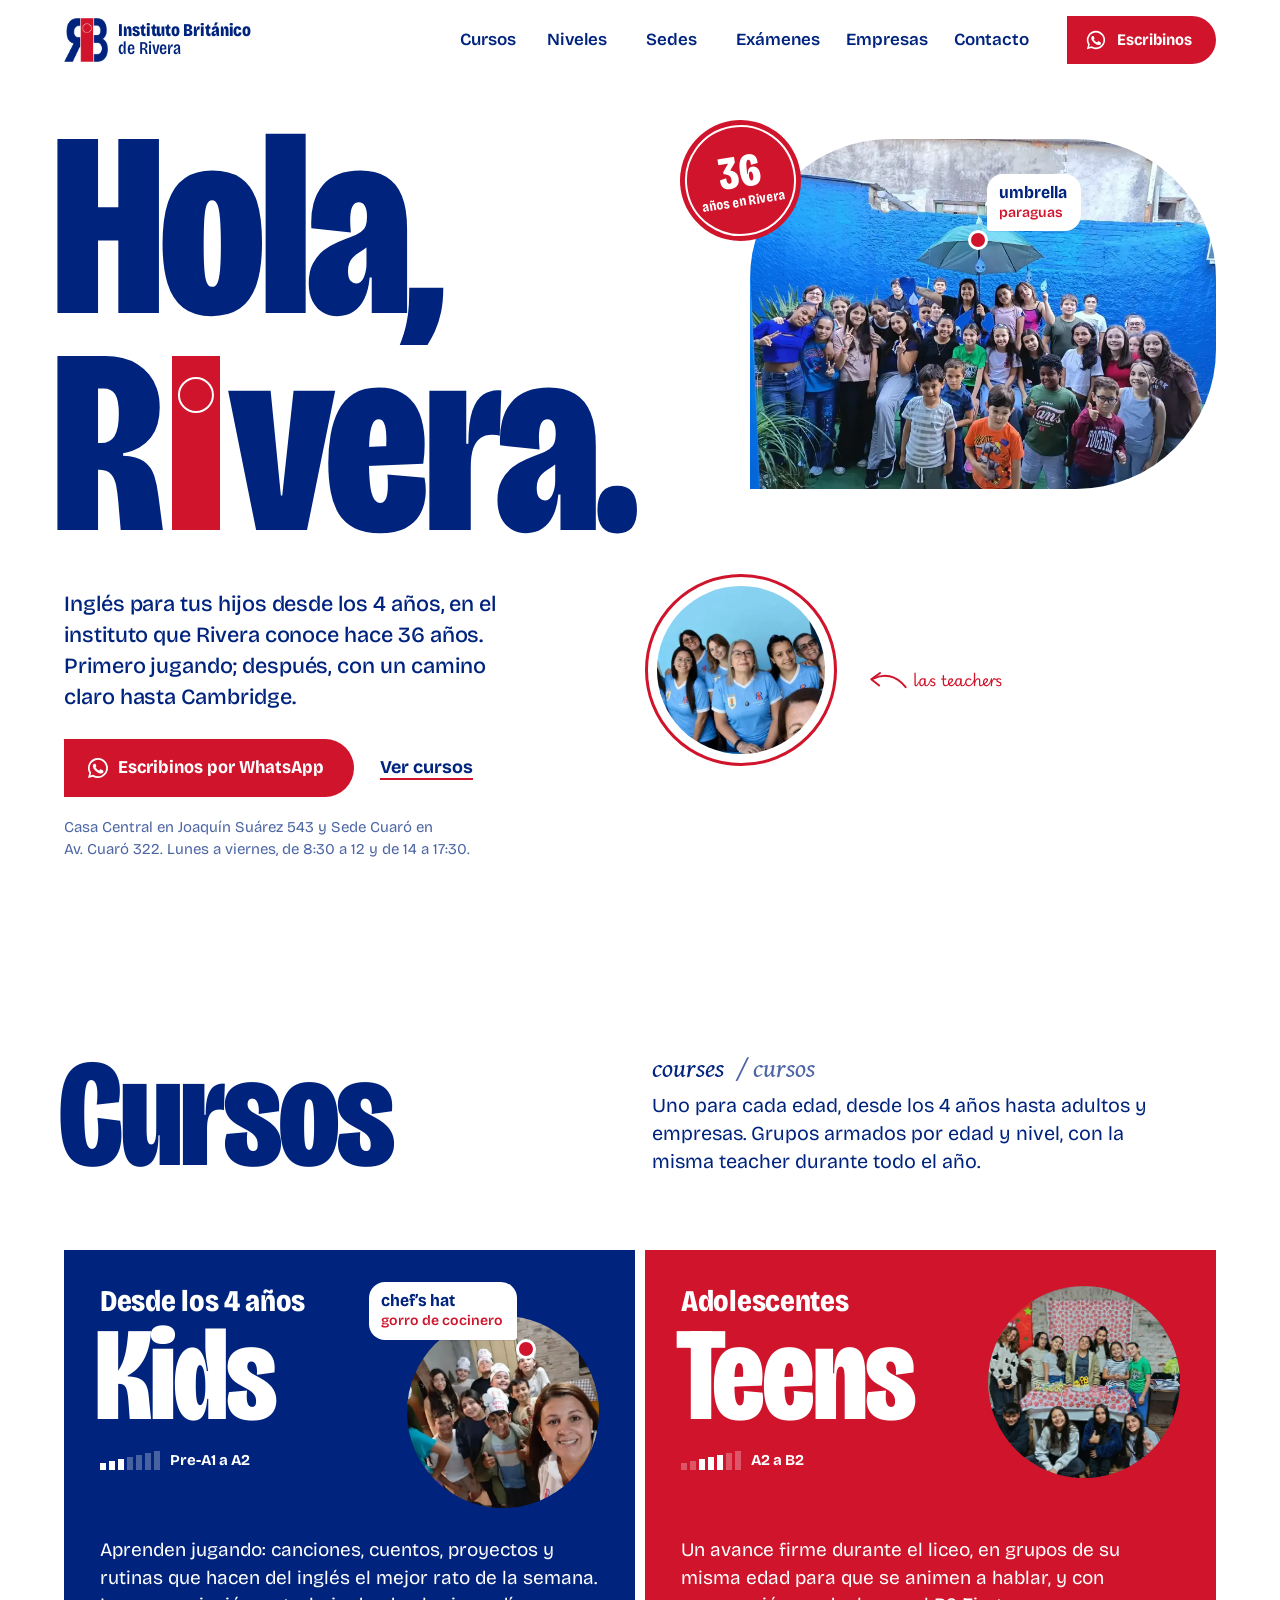
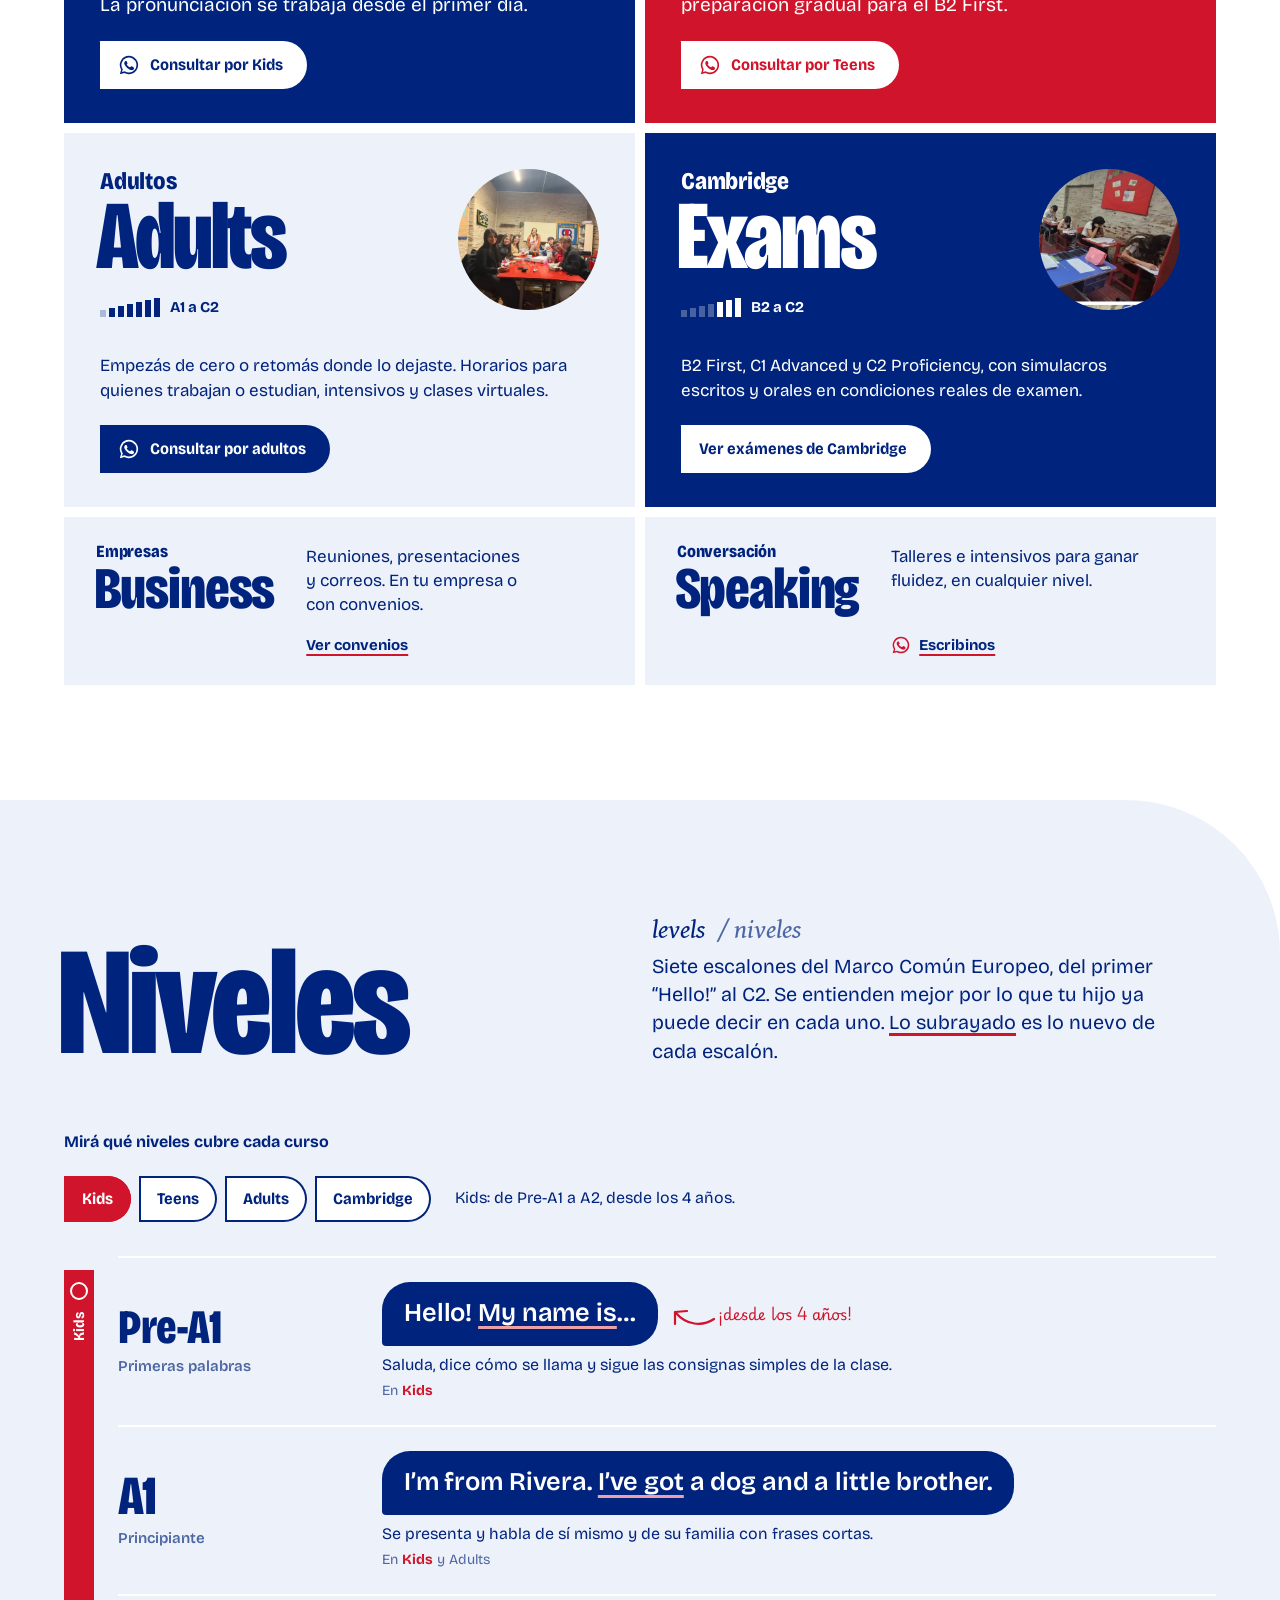
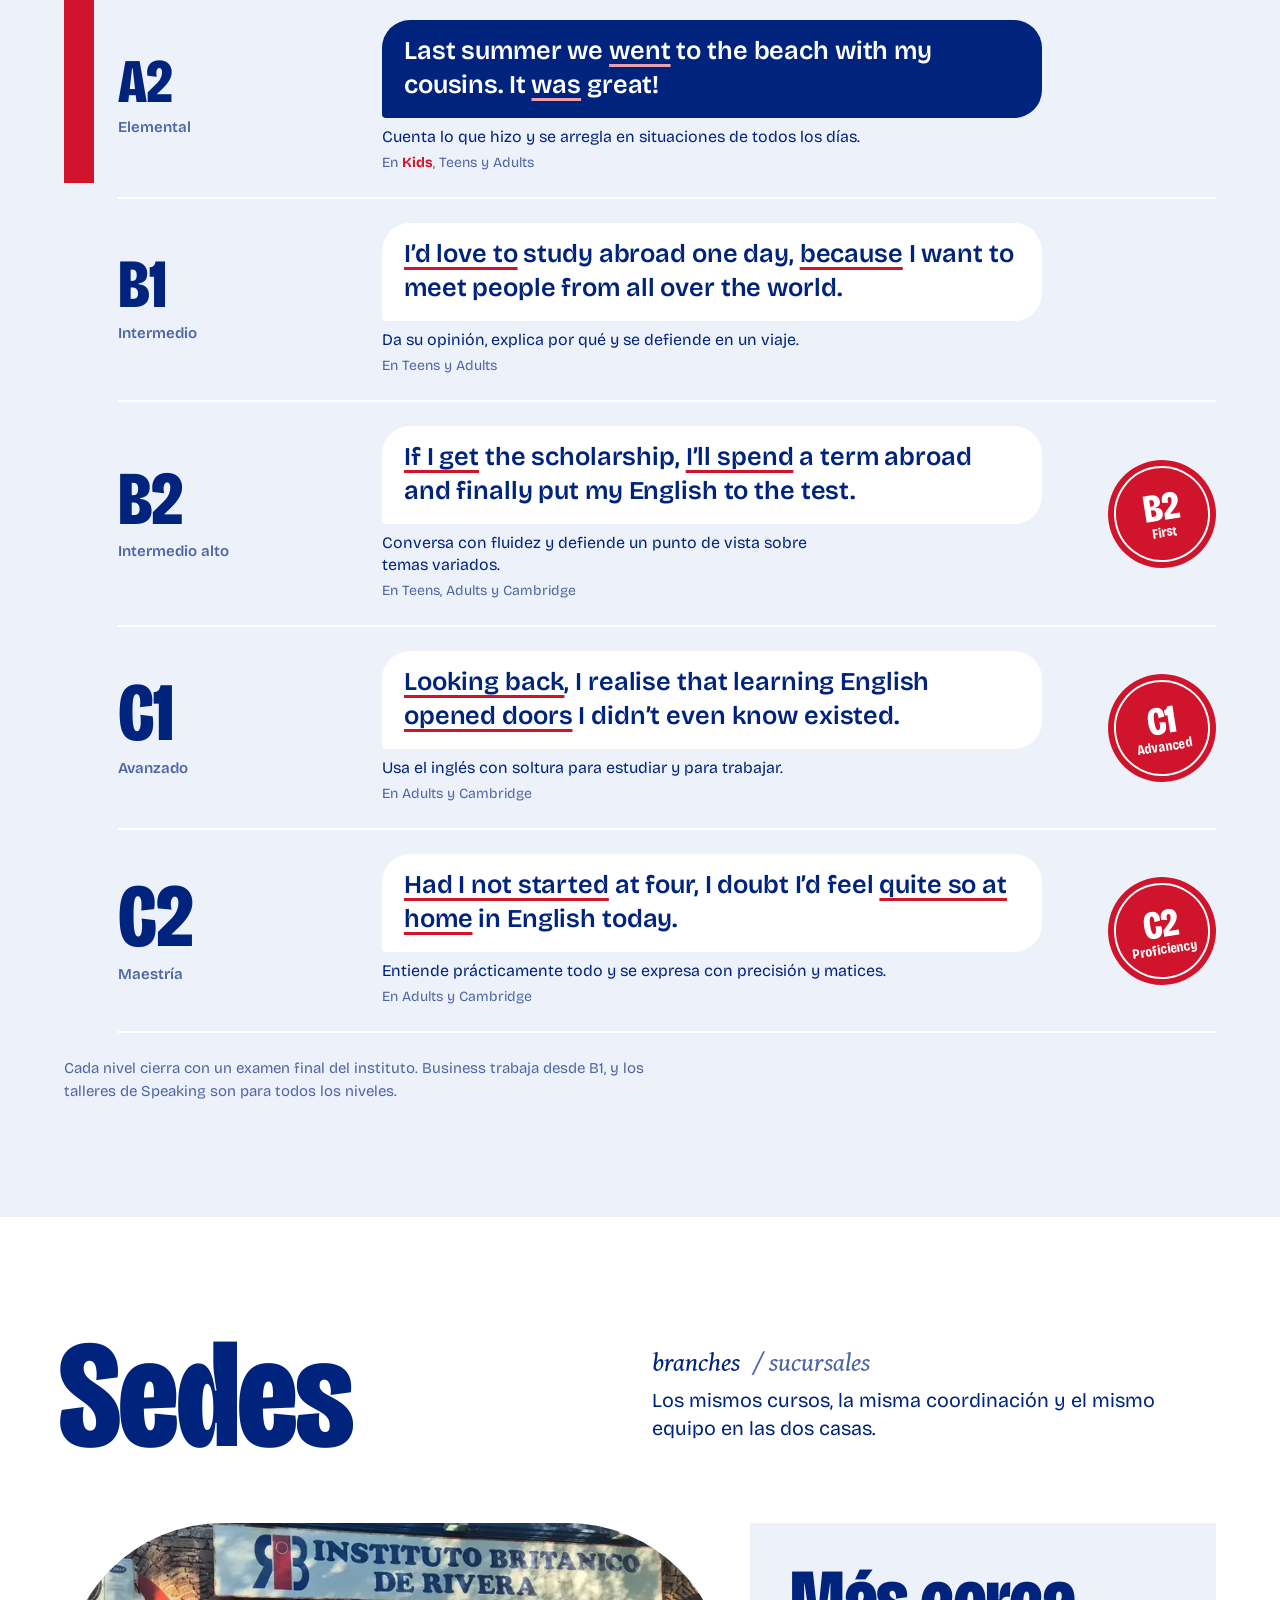
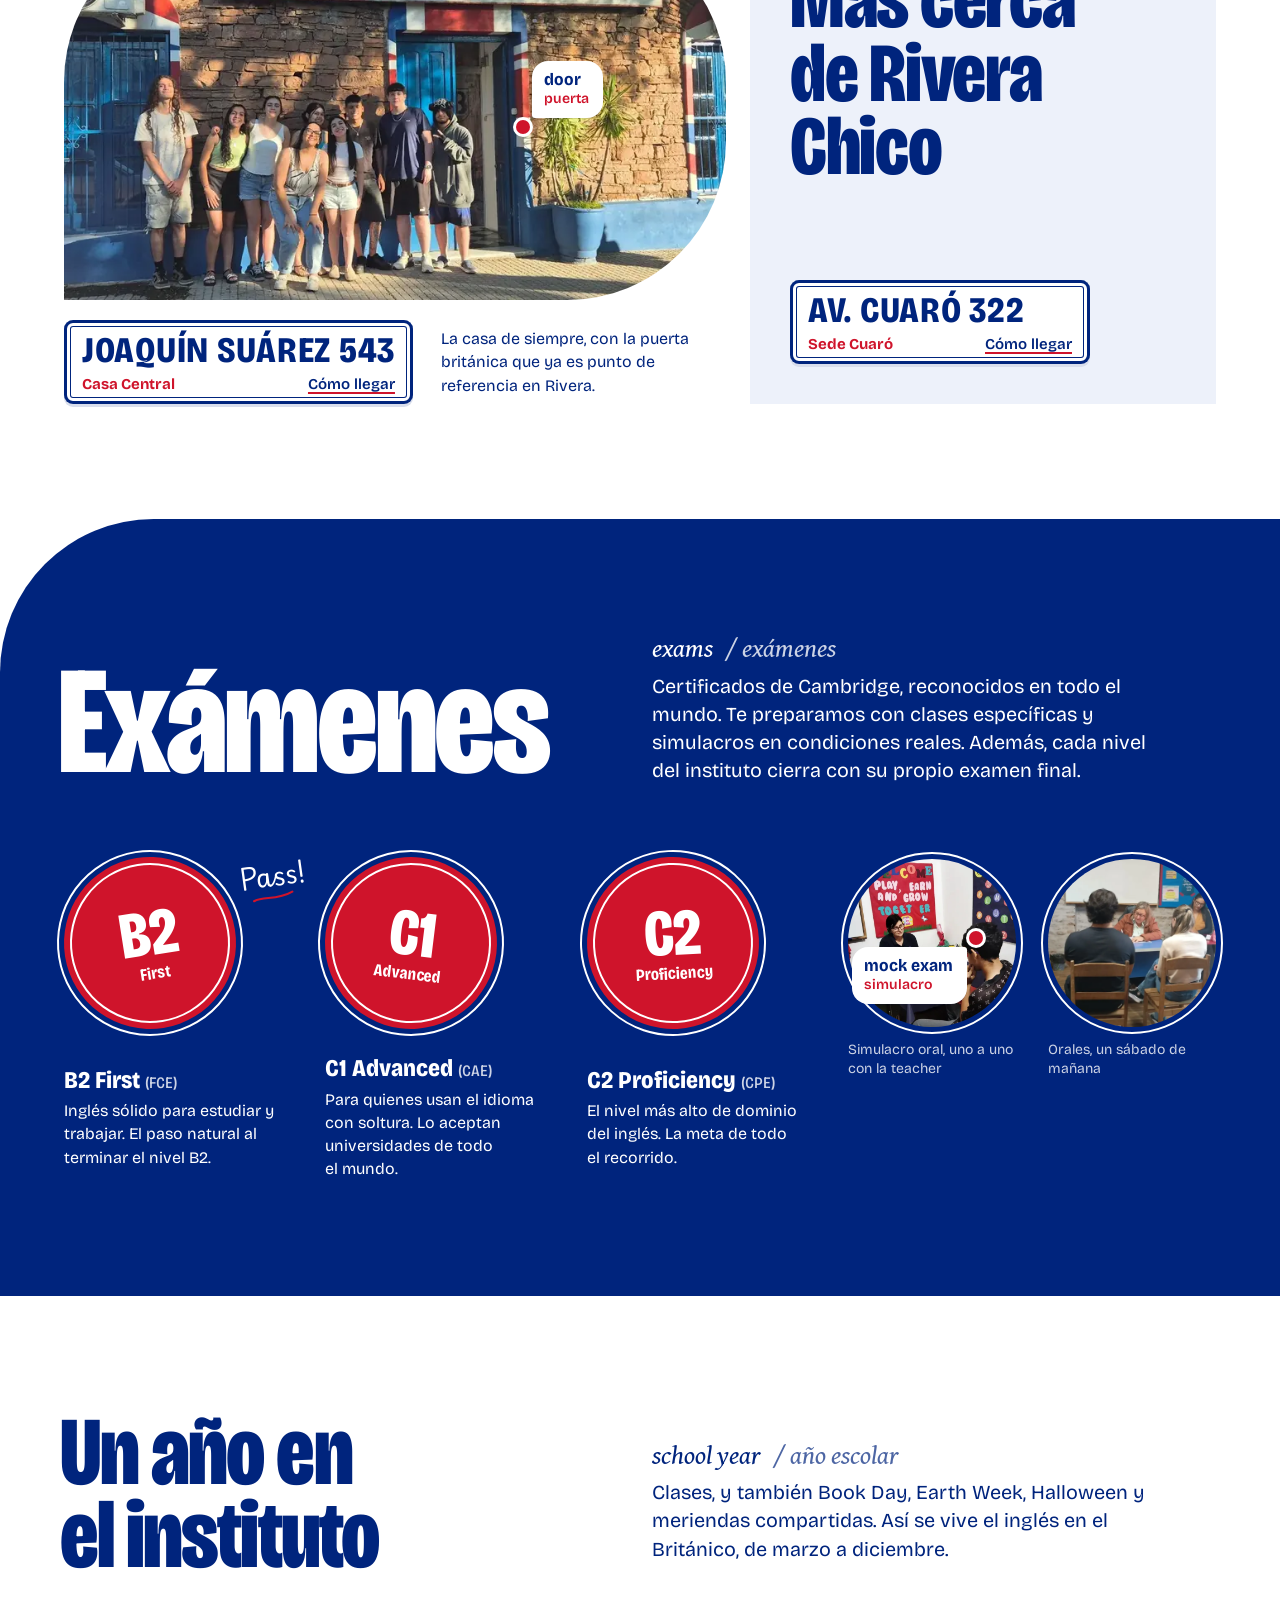
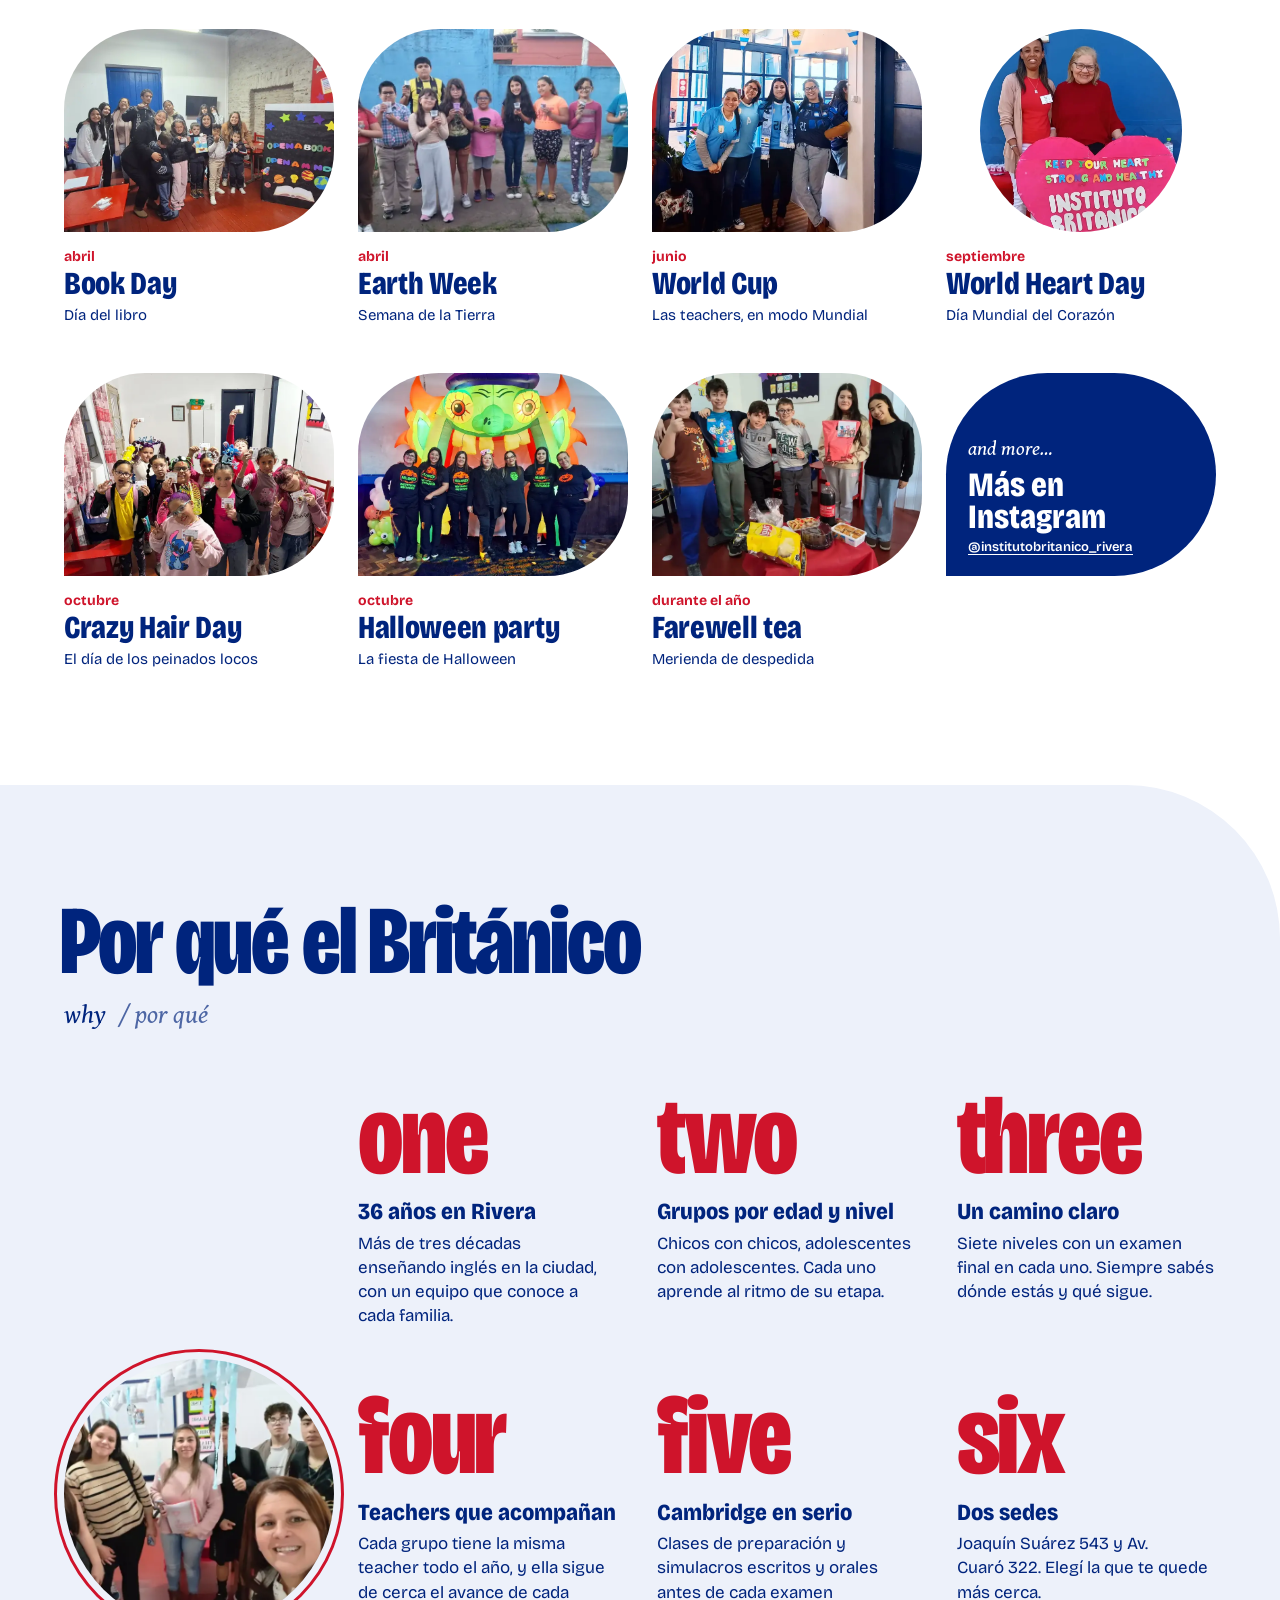
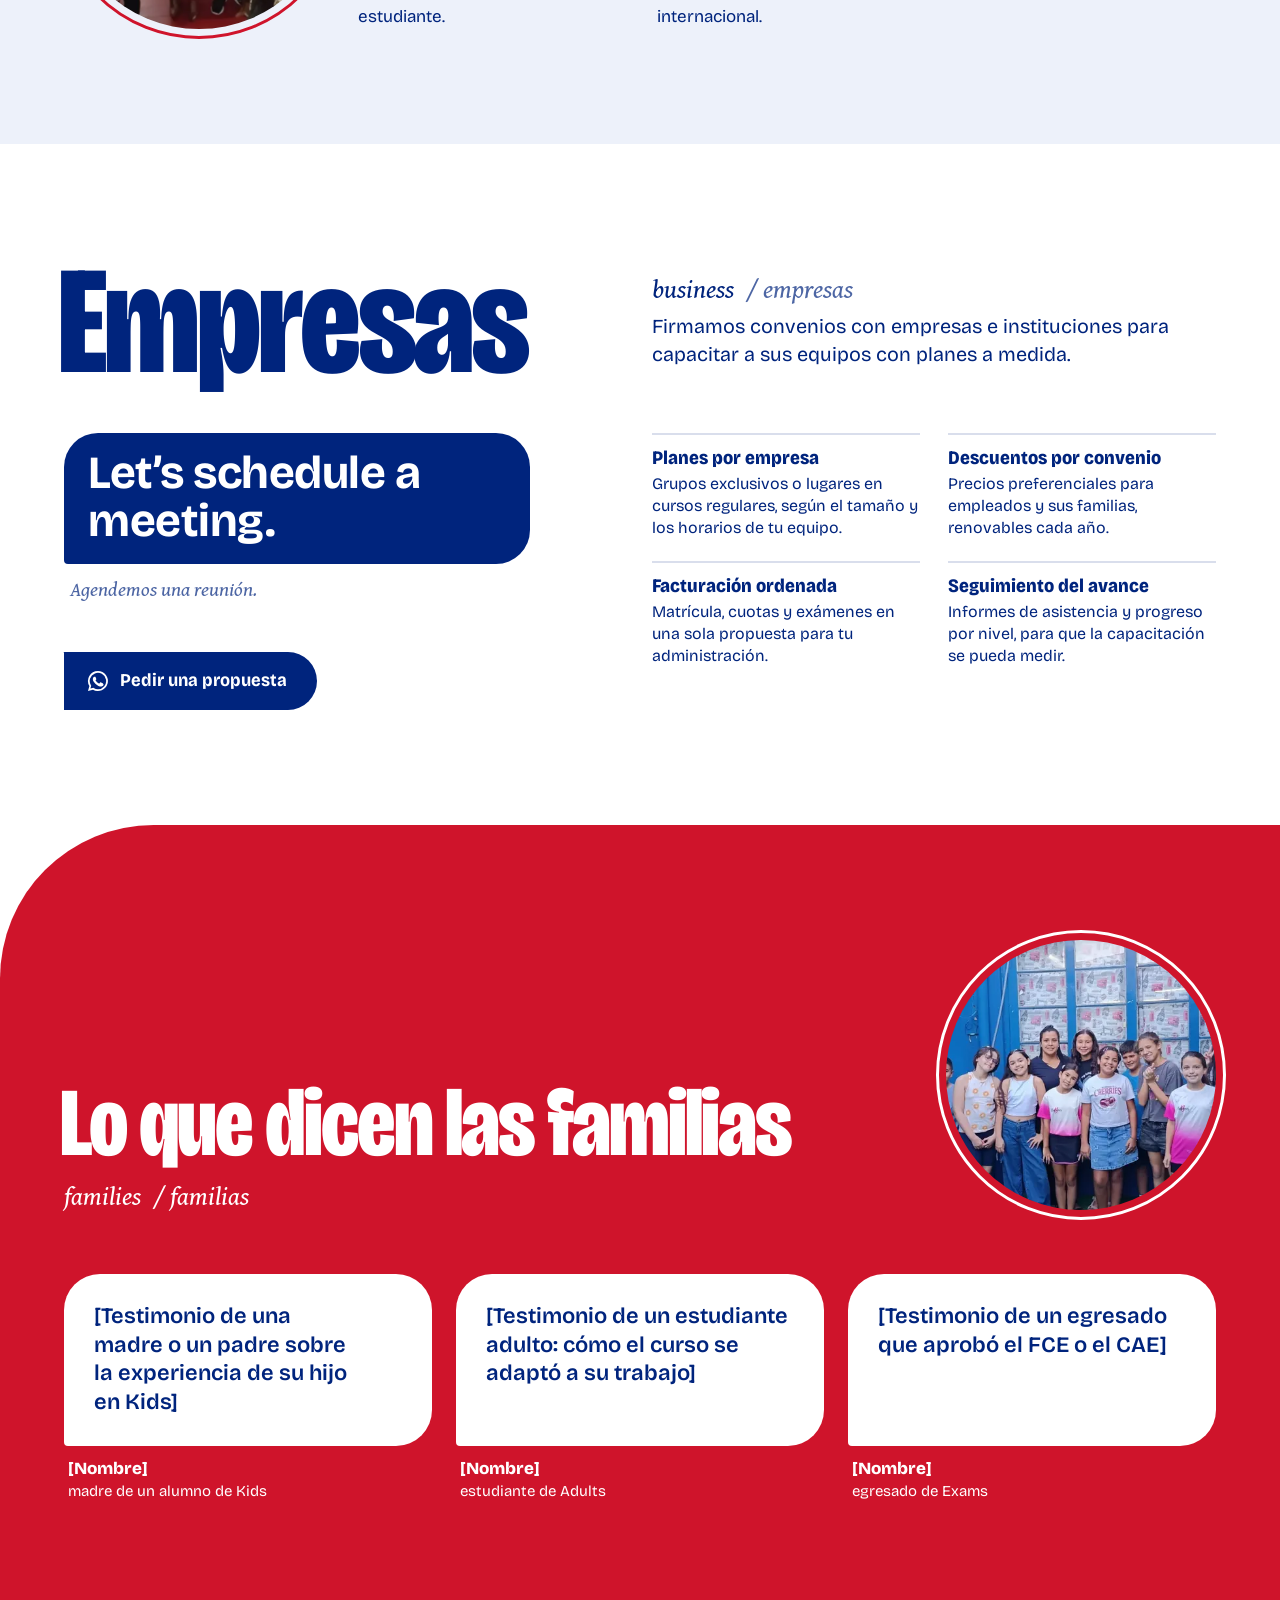
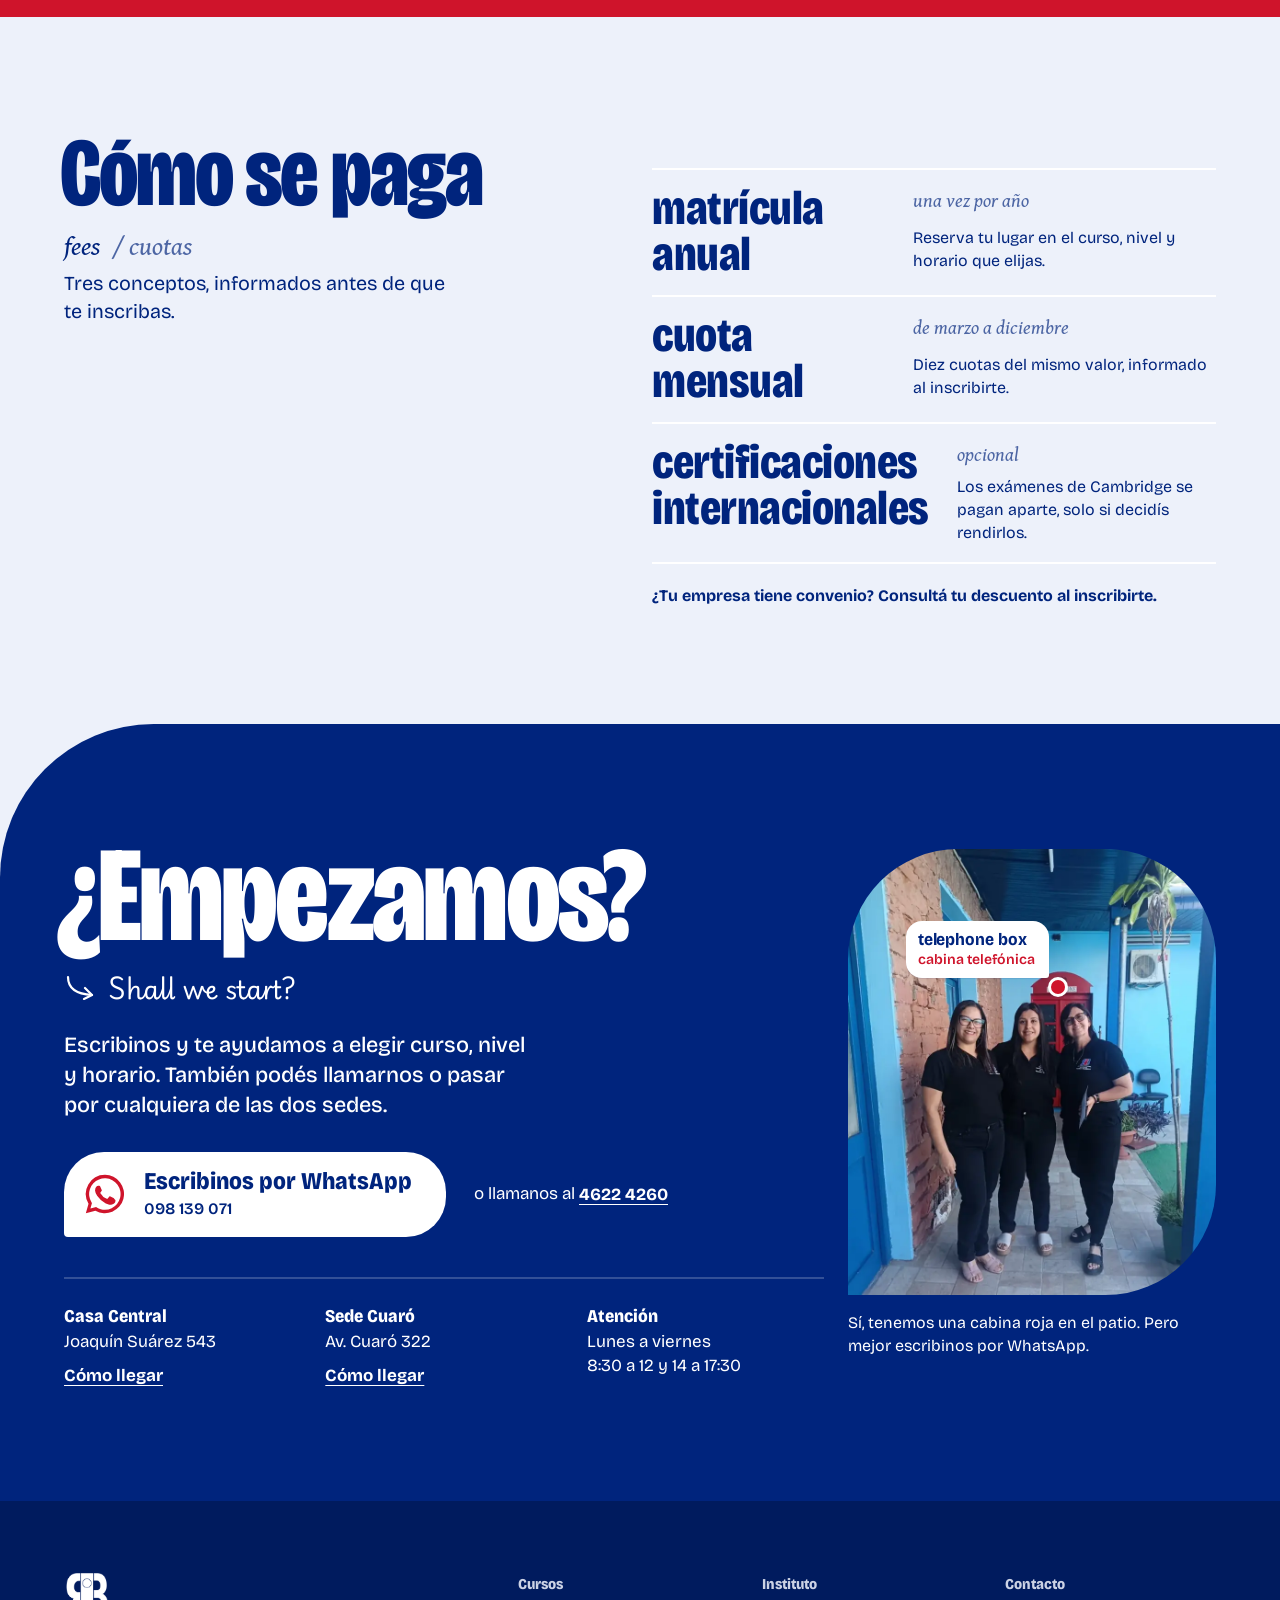
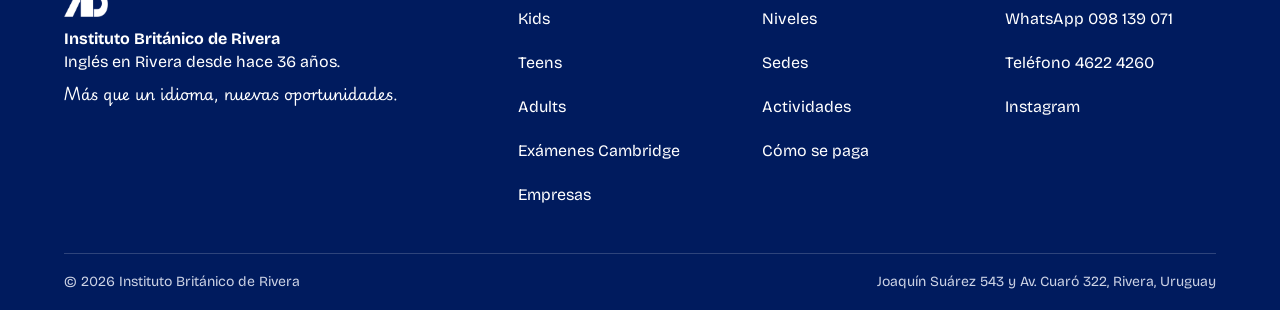
<file: index-v4-oldhero.html>
<!DOCTYPE html>
<html lang="es-UY">
<head>
<meta charset="UTF-8" />
<meta name="viewport" content="width=device-width, initial-scale=1, viewport-fit=cover" />
<title>Instituto Británico de Rivera — Inglés para chicos, adolescentes y adultos</title>
<meta name="description" content="Inglés en Rivera hace 36 años: chicos desde los 4 años, adolescentes, adultos, empresas y exámenes de Cambridge. Joaquín Suárez 543 y Av. Cuaró 322." />
<meta property="og:type" content="website" />
<meta property="og:locale" content="es_UY" />
<meta property="og:title" content="Instituto Británico de Rivera" />
<meta property="og:description" content="Inglés para chicos desde los 4 años, adolescentes y adultos. Exámenes de Cambridge. Dos sedes en Rivera." />
<script type="application/ld+json">
{
  "@context": "https://schema.org",
  "@type": "LanguageSchool",
  "name": "Instituto Británico de Rivera",
  "telephone": "+598 4622 4260",
  "sameAs": ["https://www.instagram.com/institutobritanico_rivera/"],
  "address": { "@type": "PostalAddress", "streetAddress": "Joaquín Suárez 543", "addressLocality": "Rivera", "addressCountry": "UY" },
  "openingHoursSpecification": [
    { "@type": "OpeningHoursSpecification", "dayOfWeek": ["Monday","Tuesday","Wednesday","Thursday","Friday"], "opens": "08:30", "closes": "12:00" },
    { "@type": "OpeningHoursSpecification", "dayOfWeek": ["Monday","Tuesday","Wednesday","Thursday","Friday"], "opens": "14:00", "closes": "17:30" }
  ],
  "department": { "@type": "LanguageSchool", "name": "Instituto Británico de Rivera, Sede Cuaró", "address": { "@type": "PostalAddress", "streetAddress": "Av. Cuaró 322", "addressLocality": "Rivera", "addressCountry": "UY" } }
}
</script>
<meta name="theme-color" content="#00247D" />
<link rel="icon" href="assets/logo-mark.png" />
<link rel="preconnect" href="https://fonts.googleapis.com" />
<link rel="preconnect" href="https://fonts.gstatic.com" crossorigin="anonymous" />
<link rel="stylesheet" href="https://fonts.googleapis.com/css2?family=Bricolage+Grotesque:opsz,wdth,wght@12..96,75..100,400..800&amp;family=Gentium+Book+Plus:ital@1&amp;family=Playwrite+GB+S:wght@400&amp;display=swap" />
<link rel="preload" as="image" href="assets/photos/patio-800.webp" imagesrcset="assets/photos/patio-800.webp 800w, assets/photos/patio.webp 1440w" imagesizes="(min-width: 1024px) 40vw, 92vw" fetchpriority="high" />
<link rel="stylesheet" href="styles-v4-base.css" />
<script>document.documentElement.classList.add("js")</script>
</head>
<body>

<a class="skip" href="#cursos">Saltar al contenido</a>

<!-- ============ HEADER ============ -->
<header class="top" id="top">
  <div class="wrap top-in">
    <a class="brand" href="#inicio" aria-label="Instituto Británico de Rivera, inicio">
      <img src="assets/logo-mark.png" alt="" width="44" height="44" />
      <span class="brand-name">Instituto Británico <span>de Rivera</span></span>
    </a>

    <nav class="nav" id="nav" aria-label="Secciones">
      <ul class="nav-list">
        <li><a href="#cursos"><span class="flip" data-flip="hover"><span class="face">Cursos</span><span class="face" lang="en" aria-hidden="true">Courses</span></span><small class="nav-gloss" lang="en" aria-hidden="true">courses</small></a></li>
        <li><a href="#niveles"><span class="flip" data-flip="hover"><span class="face">Niveles</span><span class="face" lang="en" aria-hidden="true">Levels</span></span><small class="nav-gloss" lang="en" aria-hidden="true">levels</small></a></li>
        <li><a href="#sedes"><span class="flip" data-flip="hover"><span class="face">Sedes</span><span class="face" lang="en" aria-hidden="true">Branches</span></span><small class="nav-gloss" lang="en" aria-hidden="true">branches</small></a></li>
        <li><a href="#examenes"><span class="flip" data-flip="hover"><span class="face">Exámenes</span><span class="face" lang="en" aria-hidden="true">Exams</span></span><small class="nav-gloss" lang="en" aria-hidden="true">exams</small></a></li>
        <li><a href="#empresas"><span class="flip" data-flip="hover"><span class="face">Empresas</span><span class="face" lang="en" aria-hidden="true">Business</span></span><small class="nav-gloss" lang="en" aria-hidden="true">business</small></a></li>
        <li><a href="#contacto"><span class="flip" data-flip="hover"><span class="face">Contacto</span><span class="face" lang="en" aria-hidden="true">Contact</span></span><small class="nav-gloss" lang="en" aria-hidden="true">contact</small></a></li>
      </ul>
      <div class="nav-foot">
        <a class="btn btn-red btn-lg" href="https://wa.me/59898139071?text=Hola%2C%20quiero%20informaci%C3%B3n%20sobre%20los%20cursos%20de%20ingl%C3%A9s." target="_blank" rel="noopener">
          <svg class="ico" viewBox="0 0 24 24" aria-hidden="true"><use href="#i-wa" /></svg>
          Escribinos por WhatsApp
        </a>
        <p>Teléfono <a href="tel:+59846224260">4622 4260</a><br />Lunes a viernes, 8:30 a 12 y 14 a 17:30</p>
      </div>
    </nav>

    <a class="btn btn-red top-cta" href="https://wa.me/59898139071?text=Hola%2C%20quiero%20informaci%C3%B3n%20sobre%20los%20cursos%20de%20ingl%C3%A9s." target="_blank" rel="noopener">
      <svg class="ico" viewBox="0 0 24 24" aria-hidden="true"><use href="#i-wa" /></svg>
      Escribinos
    </a>
    <button class="menu-btn" id="menuBtn" type="button" aria-expanded="false" aria-controls="nav">
      <span class="menu-btn-t">Menú</span>
      <span class="menu-btn-i" aria-hidden="true"><i></i><i></i></span>
    </button>
  </div>
</header>

<main>

<!-- ============ HERO ============ -->
<section class="hero" id="inicio">
  <div class="wrap hero-grid">

    <h1 class="hello">
      <span class="sr-only"><span lang="en">Hello</span>, Rivera. Instituto Británico de Rivera: inglés para chicos desde los 4 años, adolescentes y adultos.</span>
      <span class="hello-vis" id="hello" aria-hidden="true">
        <span class="hello-ln">H<span class="flip hello-tail" data-flip="hero"><span class="face" lang="en">ello,</span><span class="face" lang="es">ola,</span></span></span>
        <span class="hello-ln">R<span class="ibar"></span>vera.</span>
      </span>
    </h1>

    <div class="hero-copy">
      <p class="hero-lede">Inglés para tus hijos desde los 4&nbsp;años, en el instituto que Rivera conoce hace 36&nbsp;años. Primero jugando; después, con un camino claro hasta Cambridge.</p>
      <div class="hero-cta" id="heroCta">
        <a class="btn btn-red btn-hero" href="https://wa.me/59898139071?text=Hola%2C%20quiero%20informaci%C3%B3n%20sobre%20los%20cursos%20de%20ingl%C3%A9s." target="_blank" rel="noopener">
          <svg class="ico" viewBox="0 0 24 24" aria-hidden="true"><use href="#i-wa" /></svg>
          Escribinos por WhatsApp
        </a>
        <a class="link" href="#cursos">Ver cursos</a>
      </div>
    </div>

    <div class="hero-art">
      <div class="ph ph-bubble hero-patio">
        <img src="assets/photos/patio-800.webp" srcset="assets/photos/patio-800.webp 800w, assets/photos/patio.webp 1440w" sizes="(min-width: 1024px) 40vw, 92vw" width="1440" height="1080" alt="Chicos y adolescentes con su teacher, que sostiene un paraguas, frente a la pared azul del patio del instituto" fetchpriority="high" />
        <span class="tag tag--r" style="--x:49%;--y:29%" aria-hidden="true">
          <span class="tag-pin"></span>
          <span class="tag-card"><b lang="en">umbrella</b><span>paraguas</span></span>
        </span>
      </div>
      <p class="stamp seal"><span><b>36</b> años en Rivera</span></p>
      <div class="ph ph-dot hero-team">
        <img src="assets/photos/teachers-800.webp" srcset="assets/photos/teachers-800.webp 800w, assets/photos/teachers.webp 1440w" sizes="(min-width: 1024px) 17vw, 40vw" width="1440" height="1080" alt="Las teachers del instituto en una selfie, con camisetas celestes" loading="lazy" />
      </div>
      <p class="note hero-note" aria-hidden="true">las teachers
        <svg viewBox="0 0 46 34"><path d="M3 24C14 10 28 8 41 15" /><path d="M32 8l10 7-9 7" /></svg>
      </p>
    </div>

    <p class="hero-where">Casa Central en Joaquín Suárez&nbsp;543 y Sede Cuaró en Av.&nbsp;Cuaró&nbsp;322. Lunes a viernes, de 8:30 a 12 y de 14 a 17:30.</p>
  </div>
</section>

<!-- ============ CURSOS ============ -->
<section class="sec courses" id="cursos" aria-labelledby="cursos-t">
  <div class="wrap">
    <header class="entry">
      <h2 class="entry-word" id="cursos-t">
        <span class="sr-only">Cursos</span>
        <span class="flip" data-flip="intro" aria-hidden="true"><span class="face" lang="es">Cursos</span><span class="face" lang="en">Courses</span></span>
      </h2>
      <p class="entry-gloss" aria-hidden="true"><span lang="en">courses</span> <i>/ cursos</i></p>
      <p class="entry-def">Uno para cada edad, desde los 4 años hasta adultos y empresas. Grupos armados por edad y nivel, con la misma teacher durante todo el año.</p>
    </header>

    <div class="cgrid">

      <article class="course c-kids">
        <div class="c-head">
          <h3><span class="c-age">Desde los 4&nbsp;años</span> <span class="c-name" lang="en">Kids</span></h3>
          <a class="lvscale" href="#niveles" data-course="kids" aria-label="Niveles Pre-A1 a A2, ver en Niveles">
            <span class="lvscale-b" aria-hidden="true"><i class="on"></i><i class="on"></i><i class="on"></i><i></i><i></i><i></i><i></i></span>
            <span>Pre-A1 a A2</span>
          </a>
        </div>
        <div class="ph ph-dot c-ph">
          <img src="assets/photos/cooking-800.webp" srcset="assets/photos/cooking-800.webp 800w, assets/photos/cooking.webp 1440w" sizes="(min-width: 1024px) 220px, 36vw" width="1440" height="1080" alt="Chicos de Kids con gorros de cocinero, en una selfie con su teacher" loading="lazy" />
          <span class="tag tag--l" style="--x:62%;--y:17%" aria-hidden="true">
            <span class="tag-pin"></span>
            <span class="tag-card"><b lang="en">chef’s hat</b><span>gorro de cocinero</span></span>
          </span>
        </div>
        <p class="c-text">Aprenden jugando: canciones, cuentos, proyectos y rutinas que hacen del inglés el mejor rato de la semana. La pronunciación se trabaja desde el primer día.</p>
        <div class="c-foot">
          <a class="btn btn-white" href="https://wa.me/59898139071?text=Hola%2C%20quiero%20informaci%C3%B3n%20sobre%20el%20curso%20Kids." target="_blank" rel="noopener"><svg class="ico" viewBox="0 0 24 24" aria-hidden="true"><use href="#i-wa" /></svg>Consultar por Kids</a>
        </div>
      </article>

      <article class="course c-teens">
        <div class="c-head">
          <h3><span class="c-age">Adolescentes</span> <span class="c-name" lang="en">Teens</span></h3>
          <a class="lvscale" href="#niveles" data-course="teens" aria-label="Niveles A2 a B2, ver en Niveles">
            <span class="lvscale-b" aria-hidden="true"><i></i><i></i><i class="on"></i><i class="on"></i><i class="on"></i><i></i><i></i></span>
            <span>A2 a B2</span>
          </a>
        </div>
        <div class="ph ph-dot c-ph">
          <img src="assets/photos/teens-15-800.webp" srcset="assets/photos/teens-15-800.webp 800w, assets/photos/teens-15.webp 1203w" sizes="(min-width: 1024px) 220px, 36vw" width="1203" height="1600" alt="Grupo de adolescentes festejando en clase alrededor de una torta" loading="lazy" />
        </div>
        <p class="c-text">Un avance firme durante el liceo, en grupos de su misma edad para que se animen a hablar, y con preparación gradual para el B2 First.</p>
        <div class="c-foot">
          <a class="btn btn-white" href="https://wa.me/59898139071?text=Hola%2C%20quiero%20informaci%C3%B3n%20sobre%20el%20curso%20Teens." target="_blank" rel="noopener"><svg class="ico" viewBox="0 0 24 24" aria-hidden="true"><use href="#i-wa" /></svg>Consultar por Teens</a>
        </div>
      </article>

      <article class="course c-adults">
        <div class="c-head">
          <h3><span class="c-age">Adultos</span> <span class="c-name" lang="en">Adults</span></h3>
          <a class="lvscale" href="#niveles" data-course="adults" aria-label="Niveles A1 a C2, ver en Niveles">
            <span class="lvscale-b" aria-hidden="true"><i></i><i class="on"></i><i class="on"></i><i class="on"></i><i class="on"></i><i class="on"></i><i class="on"></i></span>
            <span>A1 a C2</span>
          </a>
        </div>
        <div class="ph ph-dot c-ph">
          <img src="assets/photos/adults-800.webp" srcset="assets/photos/adults-800.webp 800w, assets/photos/adults.webp 1200w" sizes="(min-width: 1024px) 160px, 36vw" width="1200" height="1600" alt="Clase nocturna alrededor de una mesa roja" loading="lazy" />
        </div>
        <p class="c-text">Empezás de cero o retomás donde lo dejaste. Horarios para quienes trabajan o estudian, intensivos y clases virtuales.</p>
        <div class="c-foot">
          <a class="btn btn-blue" href="https://wa.me/59898139071?text=Hola%2C%20quiero%20informaci%C3%B3n%20sobre%20los%20cursos%20para%20adultos." target="_blank" rel="noopener"><svg class="ico" viewBox="0 0 24 24" aria-hidden="true"><use href="#i-wa" /></svg>Consultar por adultos</a>
        </div>
      </article>

      <article class="course c-exams">
        <div class="c-head">
          <h3><span class="c-age">Cambridge</span> <span class="c-name" lang="en">Exams</span></h3>
          <a class="lvscale" href="#niveles" data-course="cambridge" aria-label="Niveles B2 a C2, ver en Niveles">
            <span class="lvscale-b" aria-hidden="true"><i></i><i></i><i></i><i></i><i class="on"></i><i class="on"></i><i class="on"></i></span>
            <span>B2 a C2</span>
          </a>
        </div>
        <div class="ph ph-dot c-ph c-ph-zoom">
          <img src="assets/photos/mock-exam-800.webp" srcset="assets/photos/mock-exam-800.webp 800w, assets/photos/mock-exam.webp 1440w" sizes="(min-width: 1024px) 320px, 72vw" width="1440" height="1440" alt="Estudiantes escribiendo un simulacro de examen en un salón con mesas rojas y azules" loading="lazy" />
        </div>
        <p class="c-text">B2 First, C1 Advanced y C2 Proficiency, con simulacros escritos y orales en condiciones reales de examen.</p>
        <div class="c-foot">
          <a class="btn btn-white" href="#examenes">Ver exámenes de Cambridge</a>
        </div>
      </article>

      <div class="c-pair">
        <article class="course course-s">
          <h3><span class="c-age">Empresas</span> <span class="c-name" lang="en">Business</span></h3>
          <p class="c-text">Reuniones, presentaciones y correos. En tu empresa o con convenios.</p>
          <a class="c-link" href="#empresas">Ver convenios</a>
        </article>
        <article class="course course-s">
          <h3><span class="c-age">Conversación</span> <span class="c-name" lang="en">Speaking</span></h3>
          <p class="c-text">Talleres e intensivos para ganar fluidez, en cualquier nivel.</p>
          <a class="c-link" href="https://wa.me/59898139071?text=Hola%2C%20quiero%20informaci%C3%B3n%20sobre%20los%20talleres%20de%20conversaci%C3%B3n." target="_blank" rel="noopener" aria-label="Escribinos por WhatsApp sobre los talleres de conversación"><svg class="ico" viewBox="0 0 24 24" aria-hidden="true"><use href="#i-wa" /></svg>Escribinos</a>
        </article>
      </div>

    </div>
  </div>
</section>

<!-- ============ NIVELES ============ -->
<section class="sec levels bowl-r" id="niveles" aria-labelledby="niveles-t">
  <div class="wrap">
    <div class="levels-head">
      <header class="entry">
        <h2 class="entry-word" id="niveles-t">
          <span class="sr-only">Niveles</span>
          <span class="flip" data-flip="intro" aria-hidden="true"><span class="face" lang="es">Niveles</span><span class="face" lang="en">Levels</span></span>
        </h2>
        <p class="entry-gloss" aria-hidden="true"><span lang="en">levels</span> <i>/ niveles</i></p>
        <p class="entry-def">Siete escalones del Marco Común Europeo, del primer <span lang="en">“Hello!”</span> al C2. Se entienden mejor por lo que tu hijo ya puede decir en cada uno. <span class="pen">Lo subrayado</span> es lo nuevo de cada escalón.</p>
      </header>

      <p class="lvf-label" id="lvfLabel">Mirá qué niveles cubre cada curso</p>
    </div>

    <div class="lv-zone">
      <div class="lvf" id="lvf" role="group" aria-labelledby="lvfLabel">
        <div class="lvf-btns">
          <button type="button" data-course="kids" aria-pressed="true">Kids</button>
          <button type="button" data-course="teens" aria-pressed="false">Teens</button>
          <button type="button" data-course="adults" aria-pressed="false">Adults</button>
          <button type="button" data-course="cambridge" aria-pressed="false">Cambridge</button>
        </div>
        <p class="lvf-now" id="lvfNow" aria-live="polite">Kids: de Pre-A1 a A2, desde los 4 años.</p>
      </div>

    <div class="ladder" id="ladder">
      <div class="lv-bar" id="lvBar" aria-hidden="true"><span class="lv-bar-t" id="lvBarT">Kids</span></div>

      <ol class="lv-list">
        <li class="lv" data-i="0" style="--i:0">
          <div class="lv-code"><b>Pre-A1</b><span>Primeras palabras</span></div>
          <div class="lv-say">
            <div class="say-line">
              <p class="bubble" lang="en">Hello! <em>My name is</em>…</p>
              <span class="note lv-note" aria-hidden="true">
                <svg viewBox="0 0 46 34"><path d="M44 22C32 30 16 28 6 16" /><path d="M5 27L5 15l12-1" /></svg>
                ¡desde los 4 años!
              </span>
            </div>
            <p class="lv-gloss">Saluda, dice cómo se llama y sigue las consignas simples de la clase.</p>
            <p class="lv-in">En <span data-c="kids">Kids</span></p>
          </div>
        </li>
        <li class="lv" data-i="1" style="--i:1">
          <div class="lv-code"><b>A1</b><span>Principiante</span></div>
          <div class="lv-say">
            <p class="bubble" lang="en">I’m from Rivera. <em>I’ve got</em> a dog and a little brother.</p>
            <p class="lv-gloss">Se presenta y habla de sí mismo y de su familia con frases cortas.</p>
            <p class="lv-in">En <span data-c="kids">Kids</span> y <span data-c="adults">Adults</span></p>
          </div>
        </li>
        <li class="lv" data-i="2" style="--i:2">
          <div class="lv-code"><b>A2</b><span>Elemental</span></div>
          <div class="lv-say">
            <p class="bubble" lang="en">Last summer we <em>went</em> to the beach with my cousins. It <em>was</em> great!</p>
            <p class="lv-gloss">Cuenta lo que hizo y se arregla en situaciones de todos los días.</p>
            <p class="lv-in">En <span data-c="kids">Kids</span>, <span data-c="teens">Teens</span> y <span data-c="adults">Adults</span></p>
          </div>
        </li>
        <li class="lv" data-i="3" style="--i:3">
          <div class="lv-code"><b>B1</b><span>Intermedio</span></div>
          <div class="lv-say">
            <p class="bubble" lang="en"><em>I’d love to</em> study abroad one day, <em>because</em> I want to meet people from all over the world.</p>
            <p class="lv-gloss">Da su opinión, explica por qué y se defiende en un viaje.</p>
            <p class="lv-in">En <span data-c="teens">Teens</span> y <span data-c="adults">Adults</span></p>
          </div>
        </li>
        <li class="lv lv-x" data-i="4" style="--i:4">
          <div class="lv-code"><b>B2</b><span>Intermedio alto</span></div>
          <div class="lv-say">
            <p class="bubble" lang="en"><em>If I get</em> the scholarship, <em>I’ll spend</em> a term abroad and finally put my English to the test.</p>
            <p class="lv-gloss">Conversa con fluidez y defiende un punto de vista sobre temas variados.</p>
            <p class="lv-in">En <span data-c="teens">Teens</span>, <span data-c="adults">Adults</span> y <span data-c="cambridge">Cambridge</span></p>
          </div>
          <p class="stamp" lang="en"><span><b>B2</b> First</span></p>
        </li>
        <li class="lv lv-x" data-i="5" style="--i:5">
          <div class="lv-code"><b>C1</b><span>Avanzado</span></div>
          <div class="lv-say">
            <p class="bubble" lang="en"><em>Looking back</em>, I realise that learning English <em>opened doors</em> I didn’t even know existed.</p>
            <p class="lv-gloss">Usa el inglés con soltura para estudiar y para trabajar.</p>
            <p class="lv-in">En <span data-c="adults">Adults</span> y <span data-c="cambridge">Cambridge</span></p>
          </div>
          <p class="stamp" lang="en"><span><b>C1</b> Advanced</span></p>
        </li>
        <li class="lv lv-x" data-i="6" style="--i:6">
          <div class="lv-code"><b>C2</b><span>Maestría</span></div>
          <div class="lv-say">
            <p class="bubble" lang="en"><em>Had I not started</em> at four, I doubt I’d feel <em>quite so at home</em> in English today.</p>
            <p class="lv-gloss">Entiende prácticamente todo y se expresa con precisión y matices.</p>
            <p class="lv-in">En <span data-c="adults">Adults</span> y <span data-c="cambridge">Cambridge</span></p>
          </div>
          <p class="stamp" lang="en"><span><b>C2</b> Proficiency</span></p>
        </li>
      </ol>
    </div>
    </div>

    <p class="levels-foot">Cada nivel cierra con un examen final del instituto. <span lang="en">Business</span> trabaja desde B1, y los talleres de <span lang="en">Speaking</span> son para todos los niveles.</p>
  </div>
</section>

<!-- ============ SEDES ============ -->
<section class="sec sites" id="sedes" aria-labelledby="sedes-t">
  <div class="wrap">
    <header class="entry">
      <h2 class="entry-word" id="sedes-t">
        <span class="sr-only">Sedes</span>
        <span class="flip" data-flip="intro" aria-hidden="true"><span class="face" lang="es">Sedes</span><span class="face" lang="en">Branches</span></span>
      </h2>
      <p class="entry-gloss" aria-hidden="true"><span lang="en">branches</span> <i>/ sucursales</i></p>
      <p class="entry-def">Los mismos cursos, la misma coordinación y el mismo equipo en las dos casas.</p>
    </header>

    <div class="sites-grid">
      <article class="site site-central">
        <h3 class="sr-only">Casa Central</h3>
        <div class="ph ph-bubble site-ph">
          <img src="assets/photos/fachada-800.webp" srcset="assets/photos/fachada-800.webp 800w, assets/photos/fachada.webp 1440w" sizes="(min-width: 1024px) 56vw, 92vw" width="1440" height="821" alt="Fachada de piedra de la Casa Central, con el cartel del instituto, la puerta pintada de rojo, blanco y azul y estudiantes adelante" loading="lazy" />
          <span class="tag tag--r" style="--x:69.4%;--y:54%" aria-hidden="true">
            <span class="tag-pin"></span>
            <span class="tag-card"><b lang="en">door</b><span>puerta</span></span>
          </span>
        </div>
        <div class="site-body">
          <a class="plate" href="https://www.google.com/maps/search/?api=1&amp;query=Joaqu%C3%ADn%20Su%C3%A1rez%20543%2C%20Rivera%2C%20Uruguay" target="_blank" rel="noopener">
            <span class="plate-st">Joaquín Suárez 543</span>
            <span class="plate-row"><span class="plate-name">Casa Central</span><span class="plate-go">Cómo llegar</span></span>
          </a>
          <p>La casa de siempre, con la puerta británica que ya es punto de referencia en Rivera.</p>
        </div>
      </article>

      <article class="site site-cuaro">
        <h3 class="sr-only">Sede Cuaró</h3>
        <p class="cuaro-big">Más cerca de Rivera Chico</p>
        <a class="plate" href="https://www.google.com/maps/search/?api=1&amp;query=Av.%20Cuar%C3%B3%20322%2C%20Rivera%2C%20Uruguay" target="_blank" rel="noopener">
          <span class="plate-st">Av. Cuaró 322</span>
          <span class="plate-row"><span class="plate-name">Sede Cuaró</span><span class="plate-go">Cómo llegar</span></span>
        </a>
      </article>
    </div>
  </div>
</section>

<!-- ============ EXÁMENES ============ -->
<section class="sec exams on-dark bowl-l" id="examenes" aria-labelledby="examenes-t">
  <div class="wrap">
    <header class="entry">
      <h2 class="entry-word" id="examenes-t">
        <span class="sr-only">Exámenes</span>
        <span class="flip" data-flip="intro" aria-hidden="true"><span class="face" lang="es">Exámenes</span><span class="face" lang="en">Exams</span></span>
      </h2>
      <p class="entry-gloss" aria-hidden="true"><span lang="en">exams</span> <i>/ exámenes</i></p>
      <p class="entry-def">Certificados de Cambridge, reconocidos en todo el mundo. Te preparamos con clases específicas y simulacros en condiciones reales. Además, cada nivel del instituto cierra con su propio examen final.</p>
    </header>

    <div class="exams-body">
      <ul class="exam-list">
        <li class="exam">
          <p class="stamp exam-stamp" aria-hidden="true"><span><b>B2</b> First</span></p>
          <div class="exam-txt">
            <h3><span lang="en">B2 First</span> <small>(FCE)</small></h3>
            <p>Inglés sólido para estudiar y trabajar. El paso natural al terminar el nivel B2.</p>
          </div>
          <p class="note exam-note" aria-hidden="true">Pass!
            <svg viewBox="0 0 60 20"><path d="M2 12C16 6 34 16 58 6" /></svg>
          </p>
        </li>
        <li class="exam">
          <p class="stamp exam-stamp" aria-hidden="true"><span><b>C1</b> Advanced</span></p>
          <div class="exam-txt">
            <h3><span lang="en">C1 Advanced</span> <small>(CAE)</small></h3>
            <p>Para quienes usan el idioma con soltura. Lo aceptan universidades de todo el mundo.</p>
          </div>
        </li>
        <li class="exam">
          <p class="stamp exam-stamp" aria-hidden="true"><span><b>C2</b> Proficiency</span></p>
          <div class="exam-txt">
            <h3><span lang="en">C2 Proficiency</span> <small>(CPE)</small></h3>
            <p>El nivel más alto de dominio del inglés. La meta de todo el recorrido.</p>
          </div>
        </li>
      </ul>

      <div class="exam-photos">
        <figure class="exam-ph">
          <div class="ph ph-dot">
            <img src="assets/photos/oral-kid-800.webp" srcset="assets/photos/oral-kid-800.webp 800w, assets/photos/oral-kid.webp 1440w" sizes="(min-width: 1024px) 260px, 44vw" width="1440" height="1084" alt="Simulacro oral: una teacher y un estudiante, uno frente al otro" loading="lazy" />
            <span class="tag tag--bl" style="--x:76%;--y:47%" aria-hidden="true">
              <span class="tag-pin"></span>
              <span class="tag-card"><b lang="en">mock exam</b><span>simulacro</span></span>
            </span>
          </div>
          <figcaption>Simulacro oral, uno a uno con la teacher</figcaption>
        </figure>
        <figure class="exam-ph">
          <div class="ph ph-dot">
            <img src="assets/photos/oral-adult-800.webp" srcset="assets/photos/oral-adult-800.webp 800w, assets/photos/oral-adult.webp 1200w" sizes="(min-width: 1024px) 200px, 44vw" width="1200" height="1600" alt="Examen oral: dos estudiantes frente a la examinadora" loading="lazy" />
          </div>
          <figcaption>Orales, un sábado de mañana</figcaption>
        </figure>
      </div>
    </div>
  </div>
</section>

<!-- ============ VIDA ============ -->
<section class="sec life" id="vida" aria-labelledby="vida-t">
  <div class="wrap">
    <header class="entry entry--long">
      <h2 class="entry-word" id="vida-t">Un año en el instituto</h2>
      <p class="entry-gloss" aria-hidden="true"><span lang="en">school year</span> <i>/ año escolar</i></p>
      <p class="entry-def">Clases, y también <span lang="en">Book Day</span>, <span lang="en">Earth Week</span>, Halloween y meriendas compartidas. Así se vive el inglés en el Británico, de marzo a diciembre.</p>
    </header>
  </div>

  <div class="strip-wrap">
    <p class="note strip-note" aria-hidden="true">deslizá
      <svg viewBox="0 0 46 34"><path d="M3 20C14 26 28 26 41 16" /><path d="M31 13l10 3-4 10" /></svg>
    </p>
    <div class="strip" role="region" aria-label="Actividades del año" tabindex="0">
      <ul class="strip-list">
        <li class="ev">
          <div class="ev-ph ph ph-bubble"><img src="assets/photos/book-day-800.webp" srcset="assets/photos/book-day-800.webp 800w, assets/photos/book-day.webp 1600w" sizes="(min-width: 1024px) 300px, 76vw" width="1600" height="1200" alt="Estudiantes y teachers en el Book Day, junto a un cartel que dice Open a book, open a mind" loading="lazy" /></div>
          <p class="ev-mo">abril</p>
          <h3 class="ev-en" lang="en">Book Day</h3>
          <p class="ev-es">Día del libro</p>
        </li>
        <li class="ev">
          <div class="ev-ph ph ph-bubble"><img src="assets/photos/earth-800.webp" srcset="assets/photos/earth-800.webp 800w, assets/photos/earth.webp 1438w" sizes="(min-width: 1024px) 300px, 76vw" width="1438" height="809" alt="Chicos en el patio mostrando sus plantines" loading="lazy" /></div>
          <p class="ev-mo">abril</p>
          <h3 class="ev-en" lang="en">Earth Week</h3>
          <p class="ev-es">Semana de la Tierra</p>
        </li>
        <li class="ev">
          <div class="ev-ph ph ph-bubble"><img src="assets/photos/teachers-door-800.webp" srcset="assets/photos/teachers-door-800.webp 800w, assets/photos/teachers-door.webp 1440w" sizes="(min-width: 1024px) 300px, 76vw" width="1440" height="1217" alt="Las teachers con camisetas de Uruguay, junto a una puerta azul con banderines" loading="lazy" /></div>
          <p class="ev-mo">junio</p>
          <h3 class="ev-en" lang="en">World Cup</h3>
          <p class="ev-es">Las teachers, en modo Mundial</p>
        </li>
        <li class="ev">
          <div class="ev-ph ph ph-dot ev-heart"><img src="assets/photos/corazon-800.webp" srcset="assets/photos/corazon-800.webp 800w, assets/photos/corazon.webp 912w" sizes="(min-width: 1024px) 240px, 60vw" width="912" height="1216" alt="Teachers con un corazón gigante del Instituto Británico" loading="lazy" /></div>
          <p class="ev-mo">septiembre</p>
          <h3 class="ev-en" lang="en">World Heart Day</h3>
          <p class="ev-es">Día Mundial del Corazón</p>
        </li>
        <li class="ev">
          <div class="ev-ph ph ph-bubble"><img src="assets/photos/crazy-hair-800.webp" srcset="assets/photos/crazy-hair-800.webp 800w, assets/photos/crazy-hair.webp 1440w" sizes="(min-width: 1024px) 300px, 76vw" width="1440" height="1084" alt="Chicos con peinados locos mostrando sus tarjetas" loading="lazy" /></div>
          <p class="ev-mo">octubre</p>
          <h3 class="ev-en" lang="en">Crazy Hair Day</h3>
          <p class="ev-es">El día de los peinados locos</p>
        </li>
        <li class="ev">
          <div class="ev-ph ph ph-bubble"><img src="assets/photos/halloween-800.webp" srcset="assets/photos/halloween-800.webp 800w, assets/photos/halloween.webp 1440w" sizes="(min-width: 1024px) 300px, 76vw" width="1440" height="1080" alt="El equipo de teachers con remeras de Halloween" loading="lazy" /></div>
          <p class="ev-mo">octubre</p>
          <h3 class="ev-en" lang="en">Halloween party</h3>
          <p class="ev-es">La fiesta de Halloween</p>
        </li>
        <li class="ev">
          <div class="ev-ph ph ph-bubble"><img src="assets/photos/merienda-800.webp" srcset="assets/photos/merienda-800.webp 800w, assets/photos/merienda.webp 1440w" sizes="(min-width: 1024px) 300px, 76vw" width="1440" height="1080" alt="Estudiantes en una merienda de despedida" loading="lazy" /></div>
          <p class="ev-mo">durante el año</p>
          <h3 class="ev-en" lang="en">Farewell tea</h3>
          <p class="ev-es">Merienda de despedida</p>
        </li>
        <li class="ev ev-ig">
          <a class="ig" href="https://www.instagram.com/institutobritanico_rivera/" target="_blank" rel="noopener">
            <span class="ig-en" lang="en">and more…</span>
            <span class="ig-es">Más en Instagram</span>
            <span class="ig-at">@institutobritanico_<wbr />rivera</span>
          </a>
        </li>
      </ul>
    </div>
  </div>
</section>

<!-- ============ POR QUÉ ============ -->
<section class="sec why bowl-r" id="porque" aria-labelledby="porque-t">
  <div class="wrap">
    <header class="entry entry--long">
      <h2 class="entry-word" id="porque-t">Por qué el Británico</h2>
      <p class="entry-gloss" aria-hidden="true"><span lang="en">why</span> <i>/ por qué</i></p>
    </header>

    <div class="why-body">
    <div class="ph ph-dot why-ph">
      <img src="assets/photos/teens-800.webp" srcset="assets/photos/teens-800.webp 800w, assets/photos/teens.webp 1440w" sizes="(min-width: 1024px) 300px, 56vw" width="1440" height="1080" alt="Una teacher en una selfie con su grupo de adolescentes, en clase" loading="lazy" />
    </div>
    <ul class="count">
      <li><span class="count-n" lang="en" aria-hidden="true">one</span><h3>36 años en Rivera</h3><p>Más de tres décadas enseñando inglés en la ciudad, con un equipo que conoce a cada familia.</p></li>
      <li><span class="count-n" lang="en" aria-hidden="true">two</span><h3>Grupos por edad y nivel</h3><p>Chicos con chicos, adolescentes con adolescentes. Cada uno aprende al ritmo de su etapa.</p></li>
      <li><span class="count-n" lang="en" aria-hidden="true">three</span><h3>Un camino claro</h3><p>Siete niveles con un examen final en cada uno. Siempre sabés dónde estás y qué sigue.</p></li>
      <li><span class="count-n" lang="en" aria-hidden="true">four</span><h3>Teachers que acompañan</h3><p>Cada grupo tiene la misma teacher todo el año, y ella sigue de cerca el avance de cada estudiante.</p></li>
      <li><span class="count-n" lang="en" aria-hidden="true">five</span><h3>Cambridge en serio</h3><p>Clases de preparación y simulacros escritos y orales antes de cada examen internacional.</p></li>
      <li><span class="count-n" lang="en" aria-hidden="true">six</span><h3>Dos sedes</h3><p>Joaquín Suárez&nbsp;543 y Av. Cuaró&nbsp;322. Elegí la que te quede más cerca.</p></li>
    </ul>
    </div>
  </div>
</section>

<!-- ============ EMPRESAS ============ -->
<section class="sec biz" id="empresas" aria-labelledby="empresas-t">
  <div class="wrap biz-grid">
    <header class="entry">
      <h2 class="entry-word" id="empresas-t">
        <span class="sr-only">Empresas</span>
        <span class="flip" data-flip="intro" aria-hidden="true"><span class="face" lang="es">Empresas</span><span class="face" lang="en">Business</span></span>
      </h2>
      <p class="entry-gloss" aria-hidden="true"><span lang="en">business</span> <i>/ empresas</i></p>
      <p class="entry-def">Firmamos convenios con empresas e instituciones para capacitar a sus equipos con planes a medida.</p>
    </header>

    <div class="biz-say">
      <p class="bubble biz-bubble" lang="en">Let’s schedule a meeting.</p>
      <p class="biz-gloss">Agendemos una reunión.</p>
    </div>

    <dl class="biz-list">
      <div><dt>Planes por empresa</dt><dd><span class="d-s">Grupos propios o lugares en cursos.</span><span class="d-l">Grupos exclusivos o lugares en cursos regulares, según el tamaño y los horarios de tu equipo.</span></dd></div>
      <div><dt>Descuentos por convenio</dt><dd><span class="d-s">Para empleados y sus familias.</span><span class="d-l">Precios preferenciales para empleados y sus familias, renovables cada año.</span></dd></div>
      <div><dt>Facturación ordenada</dt><dd><span class="d-s">Todo en una sola propuesta.</span><span class="d-l">Matrícula, cuotas y exámenes en una sola propuesta para tu administración.</span></dd></div>
      <div><dt>Seguimiento del avance</dt><dd><span class="d-s">Informes de asistencia y progreso.</span><span class="d-l">Informes de asistencia y progreso por nivel, para que la capacitación se pueda medir.</span></dd></div>
    </dl>

    <div class="biz-cta">
      <a class="btn btn-blue btn-lg" href="https://wa.me/59898139071?text=Hola%2C%20quiero%20una%20propuesta%20de%20ingl%C3%A9s%20para%20mi%20empresa." target="_blank" rel="noopener">
        <svg class="ico" viewBox="0 0 24 24" aria-hidden="true"><use href="#i-wa" /></svg>
        Pedir una propuesta
      </a>
    </div>
  </div>
</section>

<!-- ============ TESTIMONIOS ============ -->
<section class="sec voices on-dark bowl-l" id="testimonios" aria-labelledby="testimonios-t">
  <div class="wrap">
    <header class="entry entry--long">
      <h2 class="entry-word" id="testimonios-t">Lo que dicen las familias</h2>
      <p class="entry-gloss" aria-hidden="true"><span lang="en">families</span> <i>/ familias</i></p>
    </header>

    <div class="ph ph-dot voices-ph">
      <img src="assets/photos/patio-2-800.webp" srcset="assets/photos/patio-2-800.webp 800w, assets/photos/patio-2.webp 1440w" sizes="(min-width: 1024px) 260px, 50vw" width="1440" height="1080" alt="Un grupo de chicas y chicos con su teacher en el patio azul del instituto" loading="lazy" />
    </div>
    <!-- When real quotes arrive, each figure can take a portrait as its first child:
         <div class="ph ph-dot voice-ph"><img … /></div> — the layout makes room for it. -->
    <div class="voice-grid">
      <figure class="voice">
        <blockquote class="voice-q"><p>[Testimonio de una madre o un padre sobre la experiencia de su hijo en Kids]</p></blockquote>
        <figcaption><b>[Nombre]</b> madre de un alumno de Kids</figcaption>
      </figure>
      <figure class="voice">
        <blockquote class="voice-q"><p>[Testimonio de un estudiante adulto: cómo el curso se adaptó a su trabajo]</p></blockquote>
        <figcaption><b>[Nombre]</b> estudiante de Adults</figcaption>
      </figure>
      <figure class="voice">
        <blockquote class="voice-q"><p>[Testimonio de un egresado que aprobó el FCE o el CAE]</p></blockquote>
        <figcaption><b>[Nombre]</b> egresado de Exams</figcaption>
      </figure>
    </div>
  </div>
</section>

<!-- ============ PAGOS ============ -->
<section class="sec fees" id="pagos" aria-labelledby="pagos-t">
  <div class="wrap fees-grid">
    <header class="entry entry--long">
      <h2 class="entry-word" id="pagos-t">Cómo se paga</h2>
      <p class="entry-gloss" aria-hidden="true"><span lang="en">fees</span> <i>/ cuotas</i></p>
      <p class="entry-def">Tres conceptos, informados antes de que te inscribas.</p>
    </header>

    <div class="fees-body">
      <dl class="dict">
        <div class="dict-e"><dt>matrícula anual</dt><dd class="dict-when">una vez por año</dd><dd class="dict-def">Reserva tu lugar en el curso, nivel y horario que elijas.</dd></div>
        <div class="dict-e"><dt>cuota mensual</dt><dd class="dict-when">de marzo a diciembre</dd><dd class="dict-def">Diez cuotas del mismo valor, informado al inscribirte.</dd></div>
        <div class="dict-e"><dt>certificaciones internacionales</dt><dd class="dict-when">opcional</dd><dd class="dict-def">Los exámenes de Cambridge se pagan aparte, solo si decidís rendirlos.</dd></div>
      </dl>
      <p class="fees-note">¿Tu empresa tiene convenio? Consultá tu descuento al inscribirte.</p>
    </div>
  </div>
</section>

<!-- ============ CONTACTO ============ -->
<section class="contact on-dark" id="contacto" aria-labelledby="contacto-t">
  <div class="wrap contact-grid">
    <div class="contact-main">
      <h2 class="contact-word" id="contacto-t">¿Empezamos?</h2>
      <p class="contact-en" lang="en">
        <svg viewBox="0 0 34 26" aria-hidden="true"><path d="M4 3c0 10 6 17 24 18" /><path d="M21 14l7 7-8 4" /></svg>
        Shall we start?
      </p>
      <p class="contact-lede">Escribinos y te ayudamos a elegir curso, nivel y horario. También podés llamarnos o pasar por cualquiera de las dos sedes.</p>
      <div class="contact-cta">
        <a class="wa-big" href="https://wa.me/59898139071?text=Hola%2C%20quiero%20informaci%C3%B3n%20sobre%20los%20cursos%20de%20ingl%C3%A9s." target="_blank" rel="noopener">
          <svg class="ico" viewBox="0 0 24 24" aria-hidden="true"><use href="#i-wa" /></svg>
          <span><b>Escribinos por WhatsApp</b><span>098 139 071</span></span>
        </a>
        <p class="contact-call">o llamanos al <a href="tel:+59846224260">4622 4260</a></p>
      </div>

      <dl class="where">
        <div>
          <dt>Casa Central</dt>
          <dd>Joaquín Suárez 543</dd>
          <dd><a href="https://www.google.com/maps/search/?api=1&amp;query=Joaqu%C3%ADn%20Su%C3%A1rez%20543%2C%20Rivera%2C%20Uruguay" target="_blank" rel="noopener">Cómo llegar</a></dd>
        </div>
        <div>
          <dt>Sede Cuaró</dt>
          <dd>Av. Cuaró 322</dd>
          <dd><a href="https://www.google.com/maps/search/?api=1&amp;query=Av.%20Cuar%C3%B3%20322%2C%20Rivera%2C%20Uruguay" target="_blank" rel="noopener">Cómo llegar</a></dd>
        </div>
        <div>
          <dt>Atención</dt>
          <dd>Lunes a viernes</dd>
          <dd>8:30 a 12 y 14 a 17:30</dd>
        </div>
      </dl>
    </div>

    <div class="contact-art">
      <div class="ph ph-bubble contact-ph">
        <img src="assets/photos/cabina-800.webp" srcset="assets/photos/cabina-800.webp 800w, assets/photos/cabina.webp 1319w" sizes="(min-width: 1024px) 400px, 92vw" width="1319" height="1600" alt="Tres teachers con uniforme negro en el pasillo celeste, con la cabina telefónica roja detrás" loading="lazy" />
        <span class="tag tag--l" style="--x:57%;--y:31%" aria-hidden="true">
          <span class="tag-pin"></span>
          <span class="tag-card"><b lang="en">telephone box</b><span>cabina telefónica</span></span>
        </span>
      </div>
      <p class="contact-cap">Sí, tenemos una cabina roja en el patio. Pero mejor escribinos por WhatsApp.</p>
    </div>
  </div>
</section>

</main>

<!-- ============ FOOTER ============ -->
<footer class="foot on-dark">
  <div class="wrap foot-grid">
    <div class="foot-brand">
      <img src="assets/logo-mark-white.png" alt="" width="48" height="48" loading="lazy" />
      <p><b>Instituto Británico de Rivera</b><br />Inglés en Rivera desde hace 36 años.</p>
      <p class="foot-motto">Más que un idioma, nuevas oportunidades.</p>
    </div>
    <nav class="foot-col" aria-label="Cursos">
      <h2>Cursos</h2>
      <a href="#cursos">Kids</a><a href="#cursos">Teens</a><a href="#cursos">Adults</a><a href="#examenes">Exámenes Cambridge</a><a href="#empresas">Empresas</a>
    </nav>
    <nav class="foot-col" aria-label="Instituto">
      <h2>Instituto</h2>
      <a href="#niveles">Niveles</a><a href="#sedes">Sedes</a><a href="#vida">Actividades</a><a href="#pagos">Cómo se paga</a>
    </nav>
    <div class="foot-col foot-contact">
      <h2>Contacto</h2>
      <a href="https://wa.me/59898139071" target="_blank" rel="noopener">WhatsApp 098 139 071</a>
      <a href="tel:+59846224260">Teléfono 4622 4260</a>
      <a href="https://www.instagram.com/institutobritanico_rivera/" target="_blank" rel="noopener">Instagram</a>
    </div>
  </div>
  <div class="wrap foot-base">
    <span>© 2026 Instituto Británico de Rivera</span>
    <span>Joaquín Suárez 543 y Av. Cuaró 322, Rivera, Uruguay</span>
  </div>
</footer>

<a class="dock" id="dock" href="https://wa.me/59898139071?text=Hola%2C%20quiero%20informaci%C3%B3n%20sobre%20los%20cursos%20de%20ingl%C3%A9s." target="_blank" rel="noopener" tabindex="-1" aria-hidden="true">
  <svg class="ico" viewBox="0 0 24 24" aria-hidden="true"><use href="#i-wa" /></svg>
  Escribinos por WhatsApp
</a>

<svg width="0" height="0" style="position:absolute" aria-hidden="true" focusable="false">
  <symbol id="i-wa" viewBox="0 0 24 24"><path fill="currentColor" d="M12 2a10 10 0 0 0-8.6 15.1L2 22l5-1.3A10 10 0 1 0 12 2Zm0 18.2c-1.5 0-3-.4-4.3-1.2l-.3-.2-3 .8.8-2.9-.2-.3A8.2 8.2 0 1 1 12 20.2Zm4.5-6.1c-.2-.1-1.5-.7-1.7-.8-.2-.1-.4-.1-.6.1l-.8 1c-.1.2-.3.2-.5.1a6.7 6.7 0 0 1-3.3-2.9c-.2-.4.2-.4.7-1.3.1-.2 0-.3 0-.4l-.8-1.8c-.2-.5-.4-.4-.6-.4h-.5a1 1 0 0 0-.7.3 3 3 0 0 0-.9 2.2 5.2 5.2 0 0 0 1.1 2.7 11.8 11.8 0 0 0 4.5 4c1.7.7 2.3.8 3.2.6.5-.1 1.5-.6 1.7-1.2.2-.6.2-1.1.1-1.2l-.4-.3Z"/></symbol>
</svg>

<script src="script-v4-base.js"></script>
</body>
</html>
</file>
<file: styles-v4.css>
/* ============================================================
   Instituto Británico de Rivera — landing v4 · "Hello, Rivera"
   The page plays between two languages. Spanish is the headword,
   English is the small gloss; the big English words (Kids, Teens,
   one, two…) are the pictures a parent learns along the way.
   Shapes come from the logo: the red "i" bar and the ring of its
   dot. Photos use two masks only: the speech bubble and the
   circle. Red is the teacher's pen.
   Grounds: white · pale blue · blue · red, never the same twice
   in a row. Bold full-colour sections: Exámenes, Testimonios,
   Contacto.
   Type: Bricolage Grotesque (display + text, optical sizes),
         Gentium Book Plus italic (glosses & pronunciation),
         Playwrite GB S (teacher's handwriting, one note per section).
   ============================================================ */

:root {
  --blue: #00247D;
  --blue-ink: #001B5E;   /* brand blue, 25% shade */
  --blue-70: #4D66A4;    /* brand blue, 30% tint: muted text, AA on white & sky */
  --blue-20: #CCD3E5;    /* brand blue, 80% tint: muted text on blue */
  --blue-15: #D9DEEC;
  --sky: #EDF1FA;
  --red: #CF142B;
  --red-ink: #A61022;    /* brand red, 20% shade */
  --pink: #ECA1AA;       /* brand red, 40% tint: red pen on blue */
  --white: #FFFFFF;

  --f: "Bricolage Grotesque", ui-sans-serif, system-ui, sans-serif;
  --f-ipa: "Gentium Book Plus", "Charis SIL", "Noto Serif", Georgia, serif;
  --f-hand: "Playwrite GB S", "Segoe Print", "Bradley Hand", cursive;

  --wrap: 1320px;
  --gut: max(20px, min(5vw, 64px), env(safe-area-inset-left), env(safe-area-inset-right));
  --head: 64px;
  --bar: 60px;           /* phone WhatsApp bar */
  --sec: clamp(48px, 9vw, 136px);
  --bowl: clamp(56px, 12vw, 200px);
  --ease: cubic-bezier(0.2, 0.8, 0.2, 1);
  --roll: cubic-bezier(0.7, 0, 0.18, 1);
}
@media (min-width: 1024px) { :root { --head: 80px; --bar: 0px; } }

*, *::before, *::after { box-sizing: border-box; margin: 0; padding: 0; }

html {
  -webkit-text-size-adjust: 100%;
  scroll-behavior: smooth;
  scroll-padding-top: calc(var(--head) + 12px);
  scroll-padding-bottom: calc(var(--bar) + 12px);
}
html.menu-open { overflow: hidden; }

body {
  font-family: var(--f);
  font-size: 17px;
  line-height: 1.5;
  color: var(--blue);
  background: var(--white);
  -webkit-font-smoothing: antialiased;
  text-rendering: optimizeLegibility;
  overflow-x: clip;
}
@media (min-width: 1024px) { body { font-size: 18px; } }

img, svg { display: block; max-width: 100%; }
img { height: auto; }
a { color: inherit; }
ul, ol { list-style: none; }
button { font: inherit; color: inherit; background: none; border: 0; cursor: pointer; }
p { text-wrap: pretty; }
h1, h2, h3 { font-weight: inherit; font-size: inherit; text-wrap: balance; }
::selection { background: var(--red); color: var(--white); }

:focus-visible { outline: 3px solid var(--red); outline-offset: 3px; border-radius: 6px; }
.on-dark :focus-visible, .c-kids :focus-visible, .c-teens :focus-visible, .c-exams :focus-visible,
.nav.is-open :focus-visible, .ev-ig :focus-visible { outline-color: var(--white); }

.sr-only {
  position: absolute !important; width: 1px; height: 1px; padding: 0; margin: -1px;
  overflow: hidden; clip: rect(0 0 0 0); white-space: nowrap; border: 0;
}

.wrap { width: 100%; max-width: var(--wrap); margin-inline: auto; padding-inline: var(--gut); }

.skip {
  position: absolute; left: 12px; top: -80px; z-index: 100;
  background: var(--blue); color: var(--white); padding: 12px 18px;
  font-weight: 700; text-decoration: none; border-radius: 4px 24px 24px 4px;
}
.skip:focus { top: 12px; }

.ico { width: 22px; height: 22px; flex: none; }

/* ============================================================
   FLIP — a word that trades places with its translation.
   Both faces share one grid cell, so nothing around it moves.
   Letters are inline spans (kerning survives) nudged with `top`.
   Every roll is followed by a timed "settle" with no transition:
   no text ever depends on an animation finishing.
   ============================================================ */
.flip { display: inline-grid; justify-items: start; }
.flip > .face { grid-area: 1 / 1; white-space: nowrap; }
html:not(.js) .flip > .face + .face { display: none; }
.js .flip:not(.is-ready) > .face + .face { visibility: hidden; }
.flip.is-ready { clip-path: inset(-0.14em -0.6em -0.3em -0.6em); }

.flip .wd { white-space: nowrap; }
.flip .ch {
  position: relative; top: 0;
  transition: top 0.72s var(--roll), opacity 0.36s linear;
  transition-delay: calc(var(--i, 0) * 34ms);
}
.flip .face[data-st="out"] .ch { top: -1.05em; opacity: 0; }
.flip .face[data-st="wait"] .ch { top: 1.05em; opacity: 0; transition: none; }
.flip .face[data-st="in"] .ch { top: 0; opacity: 1; }
.flip .face[data-st="out"] { pointer-events: none; }
.flip .face[data-st="rest"] .ch { top: 0; opacity: 1; transition: none; }
.flip .face[data-st="gone"] { visibility: hidden; }
.flip .face[data-st="gone"] .ch { top: 1.05em; opacity: 0; transition: none; }

/* ============================================================
   BUTTONS — the B's bowl: flat on one side, round on the other.
   On hover the bowl mirrors, like the logo's R.
   ============================================================ */
.btn {
  display: inline-flex; align-items: center; gap: 10px;
  min-height: 48px; padding: 0 24px 0 18px;
  font: 700 16px/1.1 var(--f); font-stretch: 92%;
  text-decoration: none; white-space: nowrap;
  border-radius: 6px 999px 999px 6px;
  transition: border-radius 0.4s var(--ease), background-color 0.2s, color 0.2s;
}
@media (hover: hover) { .btn:hover { border-radius: 999px 6px 6px 999px; } }
.btn-lg { min-height: 58px; padding: 0 30px 0 22px; font-size: 18px; }
.btn-lg .ico { width: 24px; height: 24px; }
.btn-red { background: var(--red); color: var(--white); }
.btn-red:hover { background: var(--red-ink); }
.btn-blue { background: var(--blue); color: var(--white); }
.btn-blue:hover { background: var(--blue-ink); }
.btn-white { background: var(--white); color: var(--blue); }
.btn-white:hover { background: var(--blue-ink); color: var(--white); }
.c-teens .btn-white { color: var(--red); }
.c-teens .btn-white:hover { background: var(--red-ink); color: var(--white); }

.link {
  display: inline-flex; align-items: center; min-height: 44px;
  font-weight: 700; text-decoration: underline; text-decoration-thickness: 2px;
  text-underline-offset: 0.28em; text-decoration-color: var(--red);
}
.link:hover { color: var(--red); }

/* ============================================================
   PHOTO SHAPES — two only: the speech bubble (one square corner
   is the tail) and the circle (the ring of the i).
   ============================================================ */
.ph { position: relative; container-type: inline-size; }
.ph img { width: 100%; height: 100%; object-fit: cover; background: var(--sky); }
.ph-bubble img { aspect-ratio: 4 / 3; border-radius: 30cqi 30cqi 30cqi 0; }
.ph-dot img { aspect-ratio: 1; border-radius: 50%; }

/* the ring stamp: 36 años, B2 First, C1 Advanced, C2 Proficiency */
.stamp {
  position: relative;
  display: grid; place-items: center; width: 72px; height: 72px;
  border-radius: 50%; background: var(--red); color: var(--white);
  text-align: center; font-weight: 700; font-stretch: 80%; font-size: 10.5px; line-height: 1;
  transform: rotate(-9deg);
}
.stamp::before { content: ""; position: absolute; inset: 4px; border: 1.5px solid var(--white); border-radius: 50%; }
.stamp span { display: grid; justify-items: center; gap: 1px; }
.stamp b { font-weight: 800; font-stretch: 75%; font-size: 25px; line-height: 0.9; letter-spacing: -0.01em; }

/* Vocabulary tag pinned on a photo: a bubble whose square corner touches the thing it names */
.tag { position: absolute; left: var(--x); top: var(--y); width: 0; height: 0; z-index: 2; }
.tag-pin {
  position: absolute; left: -7px; top: -7px; width: 14px; height: 14px;
  border-radius: 50%; background: var(--red); box-shadow: 0 0 0 3px var(--white);
}
.tag-card {
  position: absolute; bottom: 9px; left: 9px;
  display: grid; gap: 1px;
  padding: 9px 14px 10px 12px;
  background: var(--white); color: var(--blue);
  border-radius: 16px 16px 16px 3px;
  font-size: 14px; line-height: 1.2; white-space: nowrap;
  box-shadow: 0 1px 0 rgba(0, 36, 125, 0.08);
}
.tag--l .tag-card { left: auto; right: 9px; border-radius: 16px 16px 3px 16px; }
.tag--bl .tag-card { bottom: auto; top: 9px; left: auto; right: 9px; border-radius: 16px 3px 16px 16px; }
.tag-card b { font-weight: 700; font-size: 17px; font-stretch: 92%; letter-spacing: -0.005em; }
.tag-card i { font-family: var(--f-ipa); font-size: 15px; color: var(--blue-70); }
.tag-card span { color: var(--red); font-weight: 600; }

/* Teacher's red pen — one note per section, never carrying information alone */
.note {
  position: absolute; z-index: 3; pointer-events: none;
  display: flex; align-items: flex-end; gap: 4px;
  font-family: var(--f-hand); font-weight: 400; font-size: 15px; line-height: 1.35;
  font-stretch: 100%; letter-spacing: 0; text-transform: none;
  color: var(--red); white-space: nowrap;
}
.note svg {
  width: 46px; height: 34px; flex: none; overflow: visible;
  fill: none; stroke: currentColor; stroke-width: 2.2; stroke-linecap: round; stroke-linejoin: round;
}

/* ============================================================
   HEADER
   ============================================================ */
.top {
  position: sticky; top: 0; z-index: 50;
  background: var(--white);
  transition: box-shadow 0.25s;
}
.top.is-scrolled { box-shadow: 0 2px 0 var(--blue-15); }
.top-in { height: var(--head); display: flex; align-items: center; gap: 12px; }

.brand { display: flex; align-items: center; gap: 10px; min-height: 44px; margin-right: auto; text-decoration: none; }
.brand img { width: 40px; height: 40px; }
.brand-name { font-weight: 800; font-stretch: 80%; font-size: 17px; line-height: 0.98; letter-spacing: -0.005em; }
.brand-name span { display: block; font-weight: 500; }

.top-cta { display: none; }
@media (min-width: 1024px) { .top-cta { display: inline-flex; } }

.menu-btn {
  display: inline-flex; align-items: center; gap: 10px;
  height: 44px; padding: 0 6px 0 16px;
  border-radius: 6px 999px 999px 6px;
  background: var(--sky); font-weight: 700; font-size: 16px;
}
.menu-btn-i { position: relative; width: 32px; height: 32px; border-radius: 50%; background: var(--blue); }
.menu-btn-i i {
  position: absolute; left: 9px; right: 9px; height: 2px; background: var(--white); border-radius: 2px;
  transition: transform 0.3s var(--ease), top 0.3s var(--ease);
}
.menu-btn-i i:first-child { top: 12px; }
.menu-btn-i i:last-child { top: 18px; }
.menu-btn[aria-expanded="true"] .menu-btn-i i:first-child { top: 15px; transform: rotate(45deg); }
.menu-btn[aria-expanded="true"] .menu-btn-i i:last-child { top: 15px; transform: rotate(-45deg); }

.nav-list a { text-decoration: none; }
.nav-gloss { display: none; }

@media (max-width: 1179.98px) {
  /* phone & tablet: a full-screen sheet of bilingual entries */
  .js .nav {
    position: fixed; top: var(--head); left: 0; right: 0; z-index: 49;
    height: calc(100vh - var(--head)); height: calc(100svh - var(--head));
    display: flex; flex-direction: column; justify-content: space-between; gap: 28px;
    padding: 8px var(--gut) calc(24px + env(safe-area-inset-bottom));
    background: var(--blue); color: var(--white);
    overflow-y: auto; overscroll-behavior: contain;
    visibility: hidden; opacity: 0; transform: translateY(-8px);
    transition: opacity 0.25s, transform 0.3s var(--ease), visibility 0s 0.3s;
  }
  .js .nav.is-open { visibility: visible; opacity: 1; transform: none; transition: opacity 0.25s, transform 0.3s var(--ease); }
  .js .nav-list li + li { border-top: 2px solid rgba(255, 255, 255, 0.16); }
  .js .nav-list a { display: block; padding: 12px 0 10px; }
  .js .nav-list .flip { font-size: clamp(44px, 12.5vw, 76px); font-weight: 800; font-stretch: 75%; line-height: 0.84; letter-spacing: -0.02em; }
  .js .nav-gloss { display: block; margin-top: 4px; font-family: var(--f-ipa); font-style: italic; font-size: 18px; line-height: 1.2; }
  .nav-foot { display: grid; gap: 14px; justify-items: start; font-size: 16px; }
  .nav-foot .btn-red { background: var(--white); color: var(--blue); }
  .nav-foot .ico { color: var(--red); }
  .nav-foot p a { display: inline-flex; align-items: center; min-height: 44px; font-weight: 700; }

  /* without JavaScript the menu button can't work: show the links as a row under the brand */
  html:not(.js) .menu-btn { display: none; }
  html:not(.js) .top-in { height: auto; min-height: var(--head); flex-wrap: wrap; padding-block: 8px; }
  html:not(.js) .nav { order: 3; flex-basis: 100%; }
  html:not(.js) .nav-list { display: flex; flex-wrap: wrap; column-gap: 18px; }
  html:not(.js) .nav-list a { display: flex; align-items: center; min-height: 44px; font-weight: 700; }
  html:not(.js) .nav-foot { display: none; }
}
@media (min-width: 1180px) {
  .brand img { width: 44px; height: 44px; }
  .brand-name { font-size: 18px; }
  .menu-btn { display: none; }
  .nav { margin-right: 14px; }
  .nav-list { display: flex; gap: 2px; }
  .nav-list a { display: flex; align-items: center; min-height: 44px; padding: 0 12px; font-weight: 600; font-size: 17px; border-radius: 999px; transition: background-color 0.2s; }
  .nav-list .flip { justify-items: center; } /* "Sedes" sits centred in the room "Branches" needs */
  .nav-list a:hover { background: var(--sky); }
  .nav-foot { display: none; }
}

/* ============================================================
   HERO — "Hello, Rivera." The i of Rivera is the logo's red bar.
   ============================================================ */
.hero { padding-block: clamp(14px, 3vw, 40px) clamp(28px, 6vw, 96px); }
.hero-grid { display: grid; grid-template-columns: minmax(0, 1fr); }

.hello {
  font-weight: 800; font-stretch: 75%;
  font-size: clamp(112px, calc((100vw - 2 * var(--gut)) / 2.2), 300px);
  line-height: 0.82; letter-spacing: -0.02em;
  margin-left: -0.045em;
}
.hello-vis { display: block; cursor: default; user-select: none; -webkit-user-select: none; }
.hello-ln { display: block; white-space: nowrap; }
.ibar {
  position: relative; display: inline-block;
  width: 0.183em; height: 0.66em; margin-inline: 0.045em 0.03em;
  background: var(--red);
}
.ibar::after {
  content: ""; position: absolute; left: 50%; top: 0.082em;
  width: 0.137em; height: 0.137em; transform: translateX(-50%);
  border: max(2px, 0.011em) solid var(--white); border-radius: 50%;
}

.hero-copy { margin-top: clamp(18px, 3vw, 40px); max-width: 33rem; }
.hero-lede { font-size: clamp(18px, 1.7vw, 24px); line-height: 1.42; font-weight: 500; letter-spacing: -0.003em; }
.hero-cta { display: flex; flex-wrap: wrap; align-items: center; gap: 8px 16px; margin-top: 20px; }
.btn-hero { min-height: 52px; gap: 8px; padding: 0 18px 0 14px; font-size: 16px; }
@media (min-width: 720px) { .btn-hero { min-height: 58px; padding: 0 30px 0 22px; font-size: 18px; } .btn-hero .ico { width: 24px; height: 24px; } .hero-cta { gap: 14px 26px; margin-top: 26px; } }
.hero-where { margin-top: 28px; max-width: 34rem; font-size: 15px; line-height: 1.45; color: var(--blue-70); }

.hero-art { position: relative; container-type: inline-size; margin-top: max(36px, 10cqi); padding-bottom: 25%; }
.hero-patio { width: 100%; }
.hero-team {
  position: absolute; top: 57cqi; right: 3cqi; width: 39cqi;
  border-radius: 50%; overflow: hidden;
  box-shadow: 0 0 0 6px var(--white); outline: 3px solid var(--red); outline-offset: 9px;
}
.hero-team img { transform: scale(1.3); transform-origin: 40% 58%; }
.hero-note { top: 82cqi; right: 47cqi; align-items: center; }
.hero-note svg { width: 42px; height: 30px; }
/* 36 años: the institute's age as a ring stamp on the bubble's corner */
.seal { position: absolute; z-index: 3; left: -1cqi; top: -9cqi; width: 26cqi; height: 26cqi; min-width: 92px; min-height: 92px; max-width: 136px; max-height: 136px; font-size: clamp(11px, 3cqi, 15px); }
.seal span { max-width: 6.5em; line-height: 1.02; }
.seal b { font-size: clamp(36px, 10cqi, 58px); }
.seal::before { inset: 5px; border-width: 2px; }

@media (min-width: 1024px) {
  .hero-grid { grid-template-columns: repeat(12, minmax(0, 1fr)); column-gap: 24px; align-items: start; }
  .hello { grid-column: 1 / span 8; grid-row: 1; font-size: min(20.6vw, 300px); position: relative; z-index: 1; }
  .hero-copy { grid-column: 1 / span 5; grid-row: 2; }
  .hero-where { grid-column: 1 / span 5; grid-row: 3; margin-top: 20px; }
  /* the bubble's top meets the cap of the H; its square corner (the tail) lands on "Rivera." */
  .hero-art { grid-column: 8 / -1; grid-row: 1 / span 2; margin-top: calc(min(20.6vw, 300px) * 0.08); padding-bottom: 0; }
  .hero-team { top: 96cqi; right: auto; left: -20cqi; width: 36cqi; }
  .seal { left: -15cqi; top: -4cqi; }
  .hero-note { top: 113cqi; right: auto; left: 25cqi; flex-direction: row-reverse; }
  .hero-note svg { transform: scaleX(-1); }
}

/* ============================================================
   SECTIONS & DICTIONARY ENTRIES
   Spanish headword, English word + pronunciation as the gloss.
   ============================================================ */
.sec { padding-block: var(--sec); }
.on-dark { color: var(--white); }

.entry { position: relative; }
.entry-word {
  font-weight: 800; font-stretch: 75%;
  font-size: clamp(84px, 25vw, 208px); line-height: 0.82; letter-spacing: -0.02em;
  margin-left: -0.04em;
}
.entry-word .flip { cursor: default; user-select: none; -webkit-user-select: none; }
.entry-word .flip.is-ready { clip-path: inset(-0.12em -0.6em -0.27em -0.6em); }
.entry-gloss { margin-top: 12px; font-family: var(--f-ipa); font-style: italic; font-size: clamp(20px, 2vw, 28px); line-height: 1.1; }
.entry-gloss i { color: var(--blue-70); margin-left: 0.3em; }
.on-dark .entry-gloss i { color: var(--blue-20); }
.voices .entry-gloss i { color: var(--white); }
.entry-def { margin-top: 10px; max-width: 40ch; font-size: clamp(17px, 1.55vw, 21px); line-height: 1.42; }
.pen { text-decoration: underline; text-decoration-color: var(--red); text-decoration-thickness: 3px; text-underline-offset: 0.2em; text-decoration-skip-ink: none; }

/* phrases ("Un año en el instituto") stack instead of sitting beside the gloss */
.entry--long .entry-word { font-size: clamp(54px, 15vw, 150px); line-height: 0.86; max-width: 11ch; }

@media (min-width: 720px) {
  .entry--long .entry-gloss { margin-top: 16px; }
}
@media (min-width: 1024px) {
  /* every entry sits on the page's 12-column grid: headword in 1–6, gloss and definition from column 7 */
  .entry { display: grid; grid-template-columns: repeat(12, minmax(0, 1fr)); column-gap: 24px; align-items: end; }
  .entry-word { grid-column: 1 / span 6; grid-row: 1 / span 2; }
  .entry:not(.entry--long) .entry-word { font-size: min(12vw, 180px); }
  .entry--long .entry-word { font-size: clamp(64px, 7.6vw, 112px); max-width: none; }
  .entry-gloss, .entry-def { grid-column: 7 / -1; }
  .entry-gloss { margin-top: 0; }
  .entry-def { align-self: start; }
  .entry:not(:has(.entry-def)), .fees .entry { display: block; }
  .entry:not(:has(.entry-def)) .entry-gloss, .fees .entry .entry-gloss { margin-top: 16px; }
}

/* section corners: the R's and the B's bowl, alternating */
.bowl-r { border-top-right-radius: var(--bowl); }
.bowl-l { border-top-left-radius: var(--bowl); }

/* ============================================================
   CURSOS — flat colour blocks on three grounds (blue, red, pale
   blue), separated by the logo's white gap. Age first, the
   English name as the picture, the photo beside the title.
   ============================================================ */
.cgrid { display: grid; gap: 10px; margin-top: clamp(32px, 6vw, 72px); }

.course {
  position: relative;
  display: grid; grid-template-columns: minmax(0, 1fr) auto;
  grid-template-areas: "head ph" "text text" "foot foot";
  column-gap: 14px; align-content: start;
  padding: 20px 20px 22px;
}
.c-head { grid-area: head; min-width: 0; align-self: start; }
.c-ph { grid-area: ph; width: clamp(112px, 34vw, 168px); align-self: start; }
.c-text { grid-area: text; margin-top: 14px; max-width: 44ch; font-size: 16px; line-height: 1.45; }
.c-foot { grid-area: foot; margin-top: 16px; }

.c-age { display: block; font-weight: 800; font-stretch: 85%; font-size: clamp(20px, 5.6vw, 30px); line-height: 1.05; letter-spacing: -0.01em; }
.c-name {
  display: block; margin-top: 4px; margin-left: -0.04em;
  font-weight: 800; font-stretch: 75%;
  font-size: clamp(68px, 20vw, 168px); line-height: 0.8; letter-spacing: -0.02em;
}
.c-head .lvscale { margin-top: 10px; }
.c-ph .tag { display: none; }

.c-kids { background: var(--blue); color: var(--white); }
.c-teens { background: var(--red); color: var(--white); }
.c-adults { background: var(--sky); }
.c-exams { background: var(--blue); color: var(--white); }
.course-s { background: var(--sky); }

/* the mock-exam photo is two pictures stacked: show only the top one */
.c-ph-zoom { border-radius: 50%; overflow: hidden; }
.c-ph-zoom img { border-radius: 0; transform: scale(2); transform-origin: 100% 4%; }

/* the course's levels as seven growing bars — the logo's "i", seven times */
.lvscale { display: inline-flex; align-items: center; gap: 10px; min-height: 44px; font-weight: 700; font-size: 15px; line-height: 1; text-decoration: none; }
.lvscale:hover span:last-child { text-decoration: underline; text-underline-offset: 0.25em; }
.lvscale-b { display: flex; align-items: flex-end; gap: 3px; }
.lvscale-b i { width: 6px; background: currentColor; opacity: 0.28; }
.lvscale-b i.on { opacity: 1; }
.lvscale-b i:nth-child(1) { height: 7px; }
.lvscale-b i:nth-child(2) { height: 9px; }
.lvscale-b i:nth-child(3) { height: 11px; }
.lvscale-b i:nth-child(4) { height: 13px; }
.lvscale-b i:nth-child(5) { height: 15px; }
.lvscale-b i:nth-child(6) { height: 17px; }
.lvscale-b i:nth-child(7) { height: 19px; }

/* Business + Speaking: one compact pair */
.c-pair { display: grid; grid-template-columns: repeat(2, minmax(0, 1fr)); gap: 10px; }
.course-s { grid-template-columns: minmax(0, 1fr); grid-template-areas: none; padding: 18px 16px 12px; }
.course-s .c-age { font-size: 17px; }
.course-s .c-name { font-size: clamp(38px, 11vw, 64px); }
.course-s .c-text { grid-area: auto; margin-top: 10px; font-size: 15px; line-height: 1.4; }
.c-link {
  justify-self: start; align-self: end; margin-top: 6px;
  display: inline-flex; align-items: center; gap: 8px; min-height: 44px;
  font-weight: 700; font-size: 15px; line-height: 1.2;
  text-decoration: underline; text-decoration-thickness: 2px; text-underline-offset: 0.25em; text-decoration-color: var(--red);
}
.c-link .ico { width: 20px; height: 20px; color: var(--red); }
.c-link:hover { color: var(--red); }

@media (min-width: 720px) {
  .cgrid { grid-template-columns: repeat(2, minmax(0, 1fr)); }
  .c-kids, .c-teens, .c-adults, .c-exams, .c-pair { grid-column: 1 / -1; }
  .course { padding: 30px; column-gap: 24px; }
  .c-text { font-size: 17px; }
  .c-foot { margin-top: 22px; }
  .c-kids .c-ph, .c-teens .c-ph { width: clamp(200px, 30vw, 268px); }
  .c-kids .c-ph .tag { display: block; }
  .c-kids .c-ph { margin-top: 30px; }
  .course-s { padding: 26px 28px 18px; }
  .course-s .c-text { font-size: 16px; }
}
@media (min-width: 1024px) {
  .course { padding: 36px 36px 34px; }
  .c-kids, .c-teens, .c-adults, .c-exams { grid-column: auto; grid-template-rows: auto 1fr auto; }
  .c-pair { grid-column: 1 / -1; }
  .c-kids .c-text, .c-teens .c-text { margin-top: 28px; align-self: end; font-size: 19px; }
  .c-kids .c-name, .c-teens .c-name { font-size: clamp(96px, 10.4vw, 150px); }
  .c-kids .c-ph, .c-teens .c-ph { width: clamp(150px, 15vw, 216px); }

  /* Adults and Cambridge: the same build one size down, side by side, so neither stretches */
  .c-adults .c-age, .c-exams .c-age { font-size: 24px; }
  .c-adults .c-name, .c-exams .c-name { font-size: clamp(80px, 7.6vw, 112px); }
  .c-adults .c-ph, .c-exams .c-ph { width: clamp(120px, 11vw, 160px); }
  .c-adults .c-text, .c-exams .c-text { margin-top: 24px; align-self: end; }

  /* Business and Speaking: two low banners — name left, words and link right */
  .course-s { grid-template-columns: auto minmax(0, 1fr); grid-template-rows: auto 1fr; column-gap: 32px; align-items: start; padding: 26px 32px 18px; }
  .course-s h3 { grid-row: 1 / span 2; }
  .course-s .c-text { margin-top: 2px; font-size: 17px; }
  .course-s .c-name { font-size: clamp(52px, 4.6vw, 66px); }
}

/* ============================================================
   NIVELES — what you can say at each level
   ============================================================ */
.levels { background: var(--sky); }

.levels-head { display: grid; gap: clamp(26px, 5vw, 64px); }
.lvf-label { font-weight: 700; font-size: 16px; }
html:not(.js) .lvf-label { display: none; }

/* the switch rides under the header for as long as the ladder is on screen */
.lvf {
  position: sticky; top: var(--head); z-index: 20;
  display: grid; gap: 6px;
  margin: 12px calc(-1 * var(--gut)) 0; padding: 10px var(--gut) 10px;
  background: var(--sky);
}
.lvf.is-stuck { box-shadow: 0 2px 0 var(--white); }
html:not(.js) .lvf { display: none; }
.lvf-btns { display: flex; flex-wrap: wrap; gap: 8px; }
.lvf-btns button {
  flex: 1 1 auto; min-height: 46px; padding: 0 12px;
  border-radius: 6px 999px 999px 6px;
  background: var(--white); box-shadow: inset 0 0 0 2px var(--blue);
  font-weight: 700; font-size: 16px; font-stretch: 92%;
  transition: background-color 0.2s, color 0.2s, box-shadow 0.2s, border-radius 0.4s var(--ease);
}
@media (hover: hover) { .lvf-btns button:hover { border-radius: 999px 6px 6px 999px; } }
.lvf-btns button[aria-pressed="true"] { background: var(--red); color: var(--white); box-shadow: inset 0 0 0 2px var(--red); }
.lvf-now { font-size: 14px; line-height: 1.3; min-height: 1.3em; }
@media (min-width: 720px) {
  .lvf-btns button { flex: 0 0 auto; padding: 0 18px; }
  .lvf { grid-template-columns: auto minmax(0, 1fr); align-items: center; column-gap: 24px; }
  .lvf-now { font-size: 16px; }
}

.ladder {
  --bar-w: 22px; --bar-gap: 14px;
  position: relative; margin-top: clamp(10px, 2vw, 24px);
  padding-left: calc(var(--bar-w) + var(--bar-gap));
}
html:not(.js) .ladder { padding-left: 0; }
html:not(.js) .lv-bar { display: none; }
.lv-bar {
  position: absolute; left: 0; top: 0; width: var(--bar-w); height: 0;
  background: var(--red);
  transform: translateY(var(--y, 0px));
  transition: transform 0.6s var(--ease), height 0.6s var(--ease);
}
.lv-bar.no-anim { transition: none; }
.lv-bar::before {
  content: ""; position: absolute; left: 50%; top: 9px;
  width: 14px; height: 14px; transform: translateX(-50%);
  border: 2px solid var(--white); border-radius: 50%;
}
.lv-bar-t {
  position: absolute; left: 50%; top: 32px;
  writing-mode: vertical-rl; transform: translateX(-50%) rotate(180deg);
  color: var(--white); font-weight: 700; font-size: 13px; font-stretch: 90%; white-space: nowrap;
}

.lv {
  position: relative;
  display: grid; grid-template-columns: minmax(0, 1fr);
  padding: 16px 0 18px;
  border-top: 2px solid var(--white);
}
.lv:last-child { border-bottom: 2px solid var(--white); }
.lv-code { display: flex; align-items: baseline; gap: 10px; padding-right: 76px; }
.lv-code b { font-weight: 800; font-stretch: 75%; font-size: calc(30px + var(--i, 0) * 2px); line-height: 0.9; letter-spacing: -0.01em; }
.lv-code span { font-weight: 600; font-size: 15px; color: var(--blue-70); }
.lv-say { margin-top: 10px; }
.bubble {
  width: fit-content; max-width: 100%;
  padding: 10px 16px 12px;
  background: var(--white); color: var(--blue);
  border-radius: 22px 22px 22px 4px;
  font-weight: 600; font-size: 18px; line-height: 1.32; letter-spacing: -0.005em;
  transition: background-color 0.35s, color 0.35s;
}
.lv.is-on .bubble { background: var(--blue); color: var(--white); }
.bubble em {
  font-style: normal;
  text-decoration: underline; text-decoration-color: var(--red);
  text-decoration-thickness: 3px; text-underline-offset: 0.2em; text-decoration-skip-ink: none;
  transition: text-decoration-color 0.35s;
}
.lv.is-on .bubble em { text-decoration-color: var(--pink); }
.say-line { display: flex; flex-wrap: wrap; align-items: center; gap: 4px 12px; }
.lv-gloss { margin-top: 8px; max-width: 52ch; font-size: 15px; line-height: 1.4; }
/* on phones the course switch says it; the per-level list stays for screen readers (and shows without JS) */
.lv-in { position: absolute; width: 1px; height: 1px; overflow: hidden; clip: rect(0 0 0 0); white-space: nowrap; font-size: 14px; color: var(--blue-70); }
html:not(.js) .lv-in { position: static; width: auto; height: auto; overflow: visible; clip: auto; white-space: normal; margin-top: 4px; }
.lv-in span { transition: color 0.2s; }
.lv-in span.is-hl { color: var(--red); font-weight: 700; }

.lv .stamp { position: absolute; right: 0; top: 6px; width: 64px; height: 64px; font-size: 10px; }
.lv .stamp b { font-size: 22px; }

.say-line .lv-note { position: static; align-items: center; gap: 2px; margin-left: 18px; }
.lv-note svg { width: 40px; height: 30px; transform: rotate(62deg); }

.levels-foot { margin-top: 24px; max-width: 60ch; font-size: 15px; color: var(--blue-70); }

@media (min-width: 720px) {
  .say-line .lv-note { margin-left: 0; }
  .lv-note svg { width: 46px; height: 34px; transform: none; }
  .ladder { --bar-w: 30px; --bar-gap: 24px; }
  .lv-bar::before { width: 18px; height: 18px; top: 12px; }
  .lv-bar-t { top: 42px; font-size: 15px; }
  .lv { grid-template-columns: 190px minmax(0, 1fr) 120px; align-items: center; column-gap: 24px; padding: 24px 0; }
  .lv-in { position: static; width: auto; height: auto; overflow: visible; clip: auto; white-space: normal; margin-top: 4px; }
  .lv-gloss { font-size: 16px; }
  .lv-code { display: block; padding-right: 0; }
  .lv-code b { display: block; font-size: calc(44px + var(--i, 0) * 4px); }
  .lv-code span { display: block; margin-top: 6px; }
  .lv-say { margin-top: 0; }
  .bubble { font-size: clamp(20px, 2vw, 26px); padding: 14px 22px 16px; border-radius: 28px 28px 28px 4px; }
  .lv .stamp { position: relative; right: auto; top: auto; justify-self: end; width: 108px; height: 108px; font-size: 14px; }
  .lv .stamp b { font-size: 40px; }
  .lv .stamp::before { inset: 6px; border-width: 2px; }
}
@media (min-width: 1024px) {
  .lv { grid-template-columns: 240px minmax(0, 1fr) 150px; }
  .lv-code b { font-size: calc(48px + var(--i, 0) * 7px); }
}

/* ============================================================
   SEDES — two houses, two enamel street plates
   ============================================================ */
.sites-grid { display: grid; gap: 28px; margin-top: clamp(28px, 5vw, 64px); }
.site-ph img { aspect-ratio: 1440 / 821; border-radius: 24cqi 24cqi 24cqi 0; }
.site-body { display: grid; gap: 14px; justify-items: start; margin-top: 20px; }
.site-body p { max-width: 40ch; font-size: 16px; line-height: 1.45; }

/* white enamel plate, London style: double blue rule, the district in red */
.plate {
  display: grid; gap: 6px; min-width: min(100%, 300px);
  padding: 13px 18px 11px;
  background: var(--white); color: var(--blue); text-decoration: none;
  border-radius: 9px;
  box-shadow: inset 0 0 0 3px var(--blue), inset 0 0 0 6px var(--white), inset 0 0 0 7px var(--blue), 0 3px 0 var(--blue-15);
  transition: background-color 0.2s;
}
.plate:hover { background: var(--sky); }
.plate-st { font-weight: 800; font-stretch: 82%; font-size: clamp(24px, 6.4vw, 36px); line-height: 1; letter-spacing: 0.02em; text-transform: uppercase; }
.plate-row { display: flex; align-items: baseline; justify-content: space-between; gap: 18px; font-size: 15px; line-height: 1.2; }
.plate-name { color: var(--red); font-weight: 700; }
.plate-go { font-weight: 600; text-decoration: underline; text-decoration-thickness: 2px; text-underline-offset: 0.22em; text-decoration-color: var(--red); }

.site-cuaro {
  display: grid; gap: 18px; align-content: start; justify-items: start;
  padding: 26px 22px 24px; background: var(--sky);
}
.cuaro-big { font-weight: 800; font-stretch: 75%; font-size: clamp(40px, 10.5vw, 84px); line-height: 0.88; letter-spacing: -0.015em; max-width: 9ch; }

@media (min-width: 1024px) {
  .sites-grid { grid-template-columns: repeat(12, minmax(0, 1fr)); column-gap: 24px; align-items: stretch; }
  .site-central { grid-column: 1 / span 7; }
  .site-cuaro { grid-column: 8 / -1; align-content: space-between; padding: 40px; }
  .site-body { grid-template-columns: auto minmax(0, 1fr); align-items: center; column-gap: 28px; }
}

/* ============================================================
   EXÁMENES — the three Cambridge exams as approval stamps
   ============================================================ */
.exams { background: var(--blue); }
.exams-body { display: grid; gap: 44px; margin-top: clamp(52px, 6vw, 72px); }
.exam-list { display: grid; gap: 26px; }
.exam { position: relative; display: grid; grid-template-columns: auto minmax(0, 1fr); align-items: center; column-gap: 22px; }
.exam-stamp {
  width: 108px; height: 108px; font-size: 13px;
  outline: 2px solid var(--white); outline-offset: 5px;
}
.exam-stamp::before { inset: 6px; border-width: 2px; }
.exam-stamp b { font-size: 40px; }
.exam:nth-child(2) .exam-stamp { transform: rotate(7deg); }
.exam:nth-child(3) .exam-stamp { transform: rotate(-3deg); }
.exam-txt h3 { font-weight: 800; font-stretch: 85%; font-size: 24px; line-height: 1.1; }
.exam-txt h3 small { font-weight: 500; font-size: 16px; color: var(--blue-20); }
.exam-txt p { margin-top: 6px; font-size: 16px; line-height: 1.45; max-width: 34ch; }

.exam-note { left: -4px; top: -38px; flex-direction: column; align-items: flex-start; gap: 0; color: var(--white); font-size: 22px; transform: rotate(-8deg); }
.exam-note svg { width: 62px; height: 14px; color: var(--red); stroke-width: 3; margin-top: -2px; }

.exam-photos { display: grid; grid-template-columns: repeat(2, minmax(0, 1fr)); gap: 28px; align-items: start; }
.exam-ph figcaption { margin-top: 14px; font-size: 14px; line-height: 1.35; color: var(--blue-20); max-width: 22ch; }
.exam-ph .ph img { outline: 2px solid var(--white); outline-offset: 5px; }
.exam-ph:nth-child(1) .ph { z-index: 2; }

@media (min-width: 720px) {
  .exam-list { grid-template-columns: repeat(3, minmax(0, 1fr)); column-gap: 24px; }
  .exam { grid-template-columns: minmax(0, 1fr); justify-items: start; row-gap: 26px; align-items: start; }
  .exam-stamp { width: 150px; height: 150px; font-size: 16px; }
  .exam-stamp b { font-size: 58px; }
  .exam-note { left: 150px; top: -6px; }
  .exam-photos { max-width: 540px; }
}
@media (min-width: 1024px) {
  .exams-body { grid-template-columns: repeat(12, minmax(0, 1fr)); column-gap: 24px; align-items: start; }
  .exam-list { grid-column: 1 / span 8; }
  /* two photo circles beside the three stamps: one row of five rings */
  .exam-photos { grid-column: 9 / -1; grid-template-columns: repeat(2, minmax(0, 168px)); justify-content: space-between; gap: 0 20px; padding-top: 2px; }
  .exam-stamp { width: 172px; height: 172px; font-size: 17px; }
  .exam-stamp b { font-size: 66px; }
  .exam-note { left: 176px; top: 0; font-size: 26px; }
}

/* ============================================================
   VIDA — a year of events, a native horizontal strip on phones
   ============================================================ */
.strip-wrap { position: relative; margin-top: clamp(30px, 4vw, 56px); }
.strip-note { right: var(--gut); top: -30px; align-items: center; gap: 2px; }
.strip-note svg { width: 40px; height: 28px; }
.strip {
  overflow-x: auto; overscroll-behavior-x: contain;
  scroll-snap-type: x mandatory; scroll-padding-inline: var(--gut);
  padding: 4px var(--gut) 14px;
  scrollbar-width: thin; scrollbar-color: var(--blue-15) transparent;
}
.strip:focus-visible { outline-offset: -3px; }
.strip-list { display: flex; gap: 16px; width: max-content; }
.ev { width: min(74vw, 300px); scroll-snap-align: start; }
.ev-ph { aspect-ratio: 4 / 3; }
.ev-ph.ph-dot img { width: auto; height: 100%; margin-inline: auto; }
.ev-heart img { object-position: 50% 18%; }
.ev-ph img[src*="teachers-door"] { object-position: 50% 32%; }
.ev-mo { margin-top: 14px; font-size: 14px; font-weight: 700; color: var(--red); }
.ev-en { margin-top: 2px; font-weight: 800; font-stretch: 78%; font-size: 30px; line-height: 0.95; letter-spacing: -0.01em; }
.ev-es { margin-top: 6px; font-size: 15px; line-height: 1.35; }
.ev-ig { align-self: stretch; }
.ig {
  display: grid; align-content: end; gap: 6px; aspect-ratio: 4 / 3; container-type: inline-size;
  padding: 22px 22px 20px; text-decoration: none;
  background: var(--blue); color: var(--white);
  border-radius: 30cqi 30cqi 30cqi 0;
  transition: background-color 0.2s;
}
.ig:hover { background: var(--red); }
.ig-en { font-family: var(--f-ipa); font-style: italic; font-size: 20px; }
.ig-es { font-weight: 800; font-stretch: 80%; font-size: 30px; line-height: 0.95; }
.ig-at { font-size: 13px; font-weight: 600; line-height: 1.25; text-decoration: underline; text-underline-offset: 0.22em; }

@media (min-width: 1024px) {
  .strip-note { display: none; }
  .strip { overflow: visible; max-width: var(--wrap); margin-inline: auto; padding: 0 var(--gut); }
  .strip-list { display: grid; grid-template-columns: repeat(4, minmax(0, 1fr)); gap: 48px 24px; width: auto; }
  .ev { width: auto; }
  .ev-en { font-size: clamp(28px, 2.5vw, 36px); }
  .ig-es { font-size: 34px; }
}

/* ============================================================
   POR QUÉ — a counting lesson: one, two, three…
   ============================================================ */
.why { background: var(--sky); }
.why-body { margin-top: clamp(26px, 5vw, 64px); }
.why-ph { width: 54%; margin: -36px 0 0 auto; }
.why-ph img { object-position: 100% 50%; }
.why-ph img, .voices-ph img { outline: 3px solid var(--red); outline-offset: 7px; }
.count { display: grid; grid-template-columns: repeat(2, minmax(0, 1fr)); gap: 26px 18px; margin-top: 26px; }
.count-n { display: block; color: var(--red); font-weight: 800; font-stretch: 75%; font-size: clamp(50px, 14vw, 112px); line-height: 0.8; letter-spacing: -0.02em; }
.count h3 { margin-top: 12px; font-weight: 800; font-stretch: 88%; font-size: 18px; line-height: 1.15; }
.count p { margin-top: 6px; font-size: 15px; line-height: 1.42; }
@media (min-width: 720px) { .why-ph { width: 40%; margin-top: -110px; } }
@media (min-width: 1024px) {
  .why-body { display: grid; grid-template-columns: repeat(12, minmax(0, 1fr)); column-gap: 24px; align-items: end; }
  .why-ph { grid-column: 1 / span 3; width: 100%; margin: 0; }
  .count { grid-column: 4 / -1; grid-template-columns: repeat(3, minmax(0, 1fr)); gap: 64px 40px; margin-top: 0; }
  .count h3 { font-size: 23px; margin-top: 18px; }
  .count p { font-size: 17px; max-width: 30ch; }
}

/* ============================================================
   EMPRESAS — compact: one sentence for the meeting room
   ============================================================ */
.biz-grid { display: grid; gap: 26px; }
.biz-bubble {
  background: var(--blue); color: var(--white);
  padding: 16px 24px 18px; border-radius: 34px 34px 34px 4px;
  font-weight: 700; font-size: clamp(26px, 6.6vw, 46px); line-height: 1.05; letter-spacing: -0.01em;
}
.biz-gloss { margin-top: 10px; padding-left: 6px; font-family: var(--f-ipa); font-style: italic; font-size: 20px; color: var(--blue-70); }
.biz-list { display: grid; grid-template-columns: repeat(2, minmax(0, 1fr)); gap: 14px 16px; }
.biz-list > div { padding-top: 12px; border-top: 2px solid var(--blue-15); }
.biz-list dt { font-weight: 800; font-stretch: 88%; font-size: 17px; line-height: 1.15; }
.biz-list dd { margin-top: 4px; font-size: 15px; line-height: 1.38; }
.biz-list .d-l { display: none; }
@media (min-width: 720px) {
  .biz-list { column-gap: 28px; }
  .biz-list dt { font-size: 19px; }
  .biz-list dd { font-size: 16px; }
  .biz-list .d-s { display: none; }
  .biz-list .d-l { display: inline; }
}
@media (min-width: 1024px) {
  .biz-grid { grid-template-columns: repeat(12, minmax(0, 1fr)); column-gap: 24px; row-gap: 48px; align-items: start; }
  .biz-grid .entry { grid-column: 1 / -1; }
  .biz-say { grid-column: 1 / span 5; grid-row: 2; }
  .biz-cta { grid-column: 1 / span 5; grid-row: 3; }
  .biz-list { grid-column: 7 / -1; grid-row: 2 / span 2; row-gap: 22px; }
}

/* ============================================================
   TESTIMONIOS — three speech bubbles on red
   ============================================================ */
.voices { background: var(--red); }
.voices-ph { width: 50%; margin: -40px 0 0 auto; border-radius: 50%; overflow: hidden; outline: 3px solid var(--white); outline-offset: 7px; }
.voices-ph img { outline: 0; transform: scale(1.45); transform-origin: 50% 50%; }
.voice-grid { display: grid; gap: 26px; margin-top: clamp(26px, 5vw, 64px); }
/* ready for real quotes: a small portrait can sit on the bubble's tail corner */
.voice-ph { width: 64px; margin: 0 0 -20px 14px; position: relative; z-index: 1; }
.voice-q {
  background: var(--white); color: var(--blue);
  padding: 20px 22px 22px; border-radius: 28px 28px 28px 4px;
  font-weight: 600; font-size: 19px; line-height: 1.3;
}
.voice figcaption { margin-top: 12px; padding-left: 4px; font-size: 15px; line-height: 1.35; }
.voice figcaption b { display: block; font-weight: 800; font-size: 17px; }
@media (min-width: 720px) { .voices-ph { width: 34%; margin-top: -120px; } }
@media (min-width: 1024px) {
  .voices .wrap { display: grid; grid-template-columns: repeat(12, minmax(0, 1fr)); column-gap: 24px; align-items: end; }
  .voices .entry { grid-column: 1 / span 9; }
  .voices-ph { grid-column: 10 / -1; width: 100%; margin: 0; }
  .voice-grid { grid-column: 1 / -1; }
  .voice-grid { grid-template-columns: repeat(3, minmax(0, 1fr)); column-gap: 24px; }
  .voice-q { font-size: 22px; padding: 28px 30px 30px; border-radius: 36px 36px 36px 4px; min-height: 100%; }
  .voice { display: grid; grid-template-rows: 1fr auto; }
}

/* ============================================================
   PAGOS — three calm dictionary entries
   ============================================================ */
.fees { background: var(--sky); padding-bottom: calc(var(--sec) + var(--bowl)); }
.fees-body { margin-top: clamp(26px, 4vw, 0px); }
.dict-e { padding: 16px 0 18px; border-top: 2px solid var(--white); }
.dict-e:last-child { border-bottom: 2px solid var(--white); }
.dict dt { font-weight: 800; font-stretch: 78%; font-size: clamp(30px, 8vw, 48px); line-height: 0.95; letter-spacing: -0.01em; }
.dict-when { margin-top: 6px; font-family: var(--f-ipa); font-style: italic; font-size: 19px; color: var(--blue-70); }
.dict-def { margin-top: 6px; max-width: 46ch; font-size: 16px; line-height: 1.45; }
.fees-note { margin-top: 20px; font-weight: 700; font-size: 16px; }
@media (min-width: 1024px) {
  .fees-grid { display: grid; grid-template-columns: repeat(12, minmax(0, 1fr)); column-gap: 24px; align-items: start; }
  .fees-grid .entry { grid-column: 1 / span 5; }
  .fees-body { grid-column: 7 / -1; padding-top: 10px; }
  .dict-e { display: grid; grid-template-columns: 1fr 1.3fr; column-gap: 28px; }
  .dict-e dt { grid-column: 1; grid-row: 1 / span 2; }
  .dict-when { margin-top: 0; }
}

/* ============================================================
   CONTACTO — "¿Empezamos?"
   ============================================================ */
.contact {
  background: var(--blue); color: var(--white);
  border-top-left-radius: var(--bowl);
  position: relative; margin-top: calc(-1 * var(--bowl));
  padding-block: var(--sec) clamp(56px, 8vw, 112px);
}
.contact-grid { display: grid; grid-template-columns: minmax(0, 1fr); gap: 48px; }
.contact-word {
  font-weight: 800; font-stretch: 75%;
  font-size: clamp(64px, calc((100vw - 2 * var(--gut)) / 4.45), 232px);
  line-height: 0.84; letter-spacing: -0.02em; margin-left: -0.05em;
}
.contact-en {
  display: flex; align-items: center; gap: 10px; margin-top: 18px;
  font-family: var(--f-hand); font-size: clamp(19px, 2vw, 28px); line-height: 1.3;
}
.contact-en svg { width: 34px; height: 26px; fill: none; stroke: currentColor; stroke-width: 2.2; stroke-linecap: round; stroke-linejoin: round; flex: none; }
.contact-lede { margin-top: 26px; max-width: 34ch; font-size: clamp(19px, 1.7vw, 23px); line-height: 1.38; font-weight: 500; }

.contact-cta { margin-top: 32px; display: flex; flex-wrap: wrap; align-items: center; gap: 16px 28px; }
.wa-big {
  display: inline-flex; align-items: center; gap: 16px;
  padding: 16px 34px 16px 18px;
  background: var(--white); color: var(--blue); text-decoration: none;
  border-radius: 40px 40px 40px 4px;
  transition: background-color 0.2s, color 0.2s, border-radius 0.4s var(--ease);
}
.wa-big .ico { width: 46px; height: 46px; color: var(--red); transition: color 0.2s; }
.wa-big b { display: block; font-size: clamp(20px, 2vw, 24px); font-weight: 800; font-stretch: 88%; line-height: 1.1; }
.wa-big span span { display: block; margin-top: 2px; font-size: 16px; font-weight: 600; }
.wa-big:hover { background: var(--red); color: var(--white); }
@media (hover: hover) { .wa-big:hover { border-radius: 40px 40px 4px 40px; } }
.wa-big:hover .ico { color: var(--white); }
.contact-call { font-size: 17px; }
.contact-call a { display: inline-flex; align-items: center; min-height: 44px; font-weight: 700; text-underline-offset: 0.25em; }

.where { margin-top: 40px; display: grid; grid-template-columns: repeat(2, minmax(0, 1fr)); gap: 18px 20px; padding-top: 24px; border-top: 2px solid rgba(255, 255, 255, 0.2); }
.where > div:last-child { grid-column: 1 / -1; }
.where dt { font-weight: 800; font-stretch: 88%; font-size: 18px; }
.where dd { font-size: 17px; line-height: 1.45; }
.where a { display: inline-flex; align-items: center; min-height: 44px; font-weight: 700; text-underline-offset: 0.25em; }
@media (min-width: 560px) { .where { grid-template-columns: repeat(3, minmax(0, 1fr)); gap: 24px; } .where > div:last-child { grid-column: auto; } }

.contact-art { position: relative; width: 82%; max-width: 420px; }
.contact-ph img { aspect-ratio: 1319 / 1600; border-radius: 30cqi 30cqi 30cqi 0; }
.contact-cap { margin-top: 16px; max-width: 32ch; font-size: 16px; line-height: 1.45; }

@media (min-width: 1024px) {
  .contact-grid { grid-template-columns: repeat(12, minmax(0, 1fr)); column-gap: 24px; row-gap: 0; }
  .contact-main { grid-column: 1 / span 8; }
  .contact-art { grid-column: 9 / -1; justify-self: end; width: 100%; margin-top: 10px; }
  .contact-cap { max-width: none; }
  .contact-word { white-space: nowrap; font-size: min(10.6vw, 196px); }
}

/* ============================================================
   FOOTER
   ============================================================ */
.foot { background: var(--blue-ink); color: var(--white); padding-top: clamp(40px, 6vw, 72px); font-size: 16px; }
.foot-grid { display: grid; grid-template-columns: repeat(2, minmax(0, 1fr)); gap: 30px 20px; }
.foot-brand { grid-column: 1 / -1; display: grid; gap: 10px; justify-items: start; align-content: start; }
.foot-brand img { width: 44px; height: 44px; }
.foot-brand p { line-height: 1.45; }
.foot-motto { font-family: var(--f-hand); font-size: 15px; }
.foot-col h2 { font-weight: 800; font-stretch: 88%; font-size: 15px; color: var(--blue-20); margin-bottom: 2px; }
.foot-col a { display: flex; align-items: center; min-height: 44px; text-decoration: none; line-height: 1.2; }
.foot-col a:hover { text-decoration: underline; text-underline-offset: 0.25em; }
.foot-contact { grid-column: 1 / -1; display: flex; flex-wrap: wrap; column-gap: 24px; }
.foot-contact h2 { flex-basis: 100%; }
.foot-base {
  display: flex; flex-wrap: wrap; justify-content: space-between; gap: 6px 24px;
  position: relative;
  margin-top: 36px; padding-top: 18px; padding-bottom: calc(18px + env(safe-area-inset-bottom));
  font-size: 14px; color: var(--blue-20);
}
.foot-base::before { content: ""; position: absolute; top: 0; left: var(--gut); right: var(--gut); border-top: 1px solid rgba(255, 255, 255, 0.18); }
@media (min-width: 1024px) {
  .foot-grid { grid-template-columns: 2fr 1fr 1fr 1fr; column-gap: 32px; }
  .foot-brand { grid-column: auto; }
  .foot-contact { grid-column: auto; display: block; }
}

/* ============================================================
   WHATSAPP BAR — phones only, full width, from the end of the
   hero until Contacto
   ============================================================ */
.dock {
  position: fixed; left: 0; right: 0; bottom: 0; z-index: 40;
  display: flex; align-items: center; justify-content: center; gap: 10px;
  min-height: var(--bar); padding: 8px var(--gut) calc(8px + env(safe-area-inset-bottom));
  background: var(--red); color: var(--white);
  box-shadow: 0 -3px 0 var(--white);
  font-weight: 700; font-size: 18px; font-stretch: 92%; text-decoration: none;
  transform: translateY(calc(100% + 4px));
  transition: transform 0.35s var(--ease);
}
.dock .ico { width: 24px; height: 24px; }
.dock.is-on { transform: none; }
.dock.on-red { background: var(--blue); }
.dock:focus-visible { outline-offset: -6px; outline-color: var(--white); }
@media (min-width: 1024px) { .dock { display: none; } }

/* ============================================================
   REDUCED MOTION
   ============================================================ */
@media (prefers-reduced-motion: reduce) {
  html { scroll-behavior: auto; }
  .btn, .wa-big, .lvf-btns button, .lv-bar, .dock, .ig, .plate { transition-property: background-color, color, box-shadow !important; transition-duration: 0.01s !important; }
  .flip .ch { transition: opacity 0.2s linear !important; }
  .flip .face[data-st="out"] .ch, .flip .face[data-st="wait"] .ch { top: 0; }
}


/* ============ HERO: "La pared azul" (merged from hero-1.css) ============ */
/* ============================================================
   HERO 1 — "La pared azul"
   The school's patio wall is the hero's ground. Layers, back to
   front:
     0  navy ground (the wall, extended wherever the photo ends)
     1  the patio photo, its wall pulled into brand blue with a
        multiply; its top (grey building) fades into the ground
     2  "Hello, Rivera." painted on the wall
     3  the same photo keyed to the people (the wall is a blue
        screen), so kids and umbrella stand IN FRONT of the words
     4  grain over ground, photo and paint
     5  vocabulary tag
     6  the white page rising into the hero as a tab (lede + CTAs)
   Overrides only; loaded after styles-v4.css.
   ============================================================ */

/* ---------- header: white on the wall, normal once past it ----------
   The bar changes state in one frame: a fade could leave the brand
   sitting on the giant letters for a moment. */
.top { background: transparent; }
.top::before {
  content: ""; position: absolute; inset: 0; z-index: -1;
  background: var(--white);
}
.brand-mark { position: relative; display: block; flex: none; width: 40px; height: 40px; }
.brand .brand-mark img { position: absolute; inset: 0; width: 100%; height: 100%; }
.brand-mark-w { opacity: 0; }
@media (min-width: 1180px) { .brand-mark { width: 44px; height: 44px; } }

.js .top:not(.off-wall) { color: var(--white); box-shadow: none; }
.js .top:not(.off-wall)::before { opacity: 0; }
.js .top:not(.off-wall) .brand-mark-c { opacity: 0; }
.js .top:not(.off-wall) .brand-mark-w { opacity: 1; }
.js .top:not(.off-wall) .menu-btn { background: rgba(255, 255, 255, 0.16); }
.js .top:not(.off-wall) .menu-btn-i { background: var(--white); }
.js .top:not(.off-wall) .menu-btn-i i { background: var(--blue); }
.js .top:not(.off-wall) :focus-visible { outline-color: var(--white); }
@media (min-width: 1180px) { .js .top:not(.off-wall) .nav-list a:hover { background: rgba(255, 255, 255, 0.14); } }
/* once the page moves (or the menu opens) the bar turns solid navy over the
   wall, so the brand never sits on the giant letters */
.js .top.is-scrolled:not(.off-wall)::before,
html.menu-open .top:not(.off-wall)::before { opacity: 1; background: var(--blue); }

/* ---------- the wall ---------- */
.hero.wall {
  --pad: 0px;
  /* photo geometry, in fractions of the photo's height:
     where the umbrella's tip is, and the front row's chins */
  --tip: 0.215;
  --chin: 0.815;
  /* the greeting: two lines, "Rivera." fills the measure */
  --F: clamp(96px, calc((100vw - 2 * var(--gut)) / 2.22), 300px);
  --pt: clamp(6px, 2vw, 20px);
  position: relative; isolation: isolate; overflow: clip;
  display: grid; grid-template-columns: minmax(0, 1fr);
  grid-template-rows: var(--pad) auto minmax(var(--stage-min, 250px), 1fr) auto;
  min-height: calc(100vh - var(--head) + var(--pad));
  min-height: calc(100svh - var(--head) + var(--pad));
  padding: 0;
  /* the painted wall continues above the photo: the same stucco, in navy */
  background: url("data:image/svg+xml,%3Csvg xmlns='http://www.w3.org/2000/svg' width='320' height='320'%3E%3Cfilter id='s' x='0' y='0' width='100%25' height='100%25' color-interpolation-filters='sRGB'%3E%3CfeTurbulence type='fractalNoise' baseFrequency='.032' numOctaves='5' seed='11' stitchTiles='stitch'/%3E%3CfeDiffuseLighting surfaceScale='2.6' diffuseConstant='1' lighting-color='%23fff'%3E%3CfeDistantLight azimuth='240' elevation='48'/%3E%3C/feDiffuseLighting%3E%3CfeComponentTransfer%3E%3CfeFuncR type='linear' slope='.55' intercept='.09'/%3E%3CfeFuncG type='linear' slope='.55' intercept='.09'/%3E%3CfeFuncB type='linear' slope='.55' intercept='.09'/%3E%3C/feComponentTransfer%3E%3C/filter%3E%3Crect width='100%25' height='100%25' filter='url(%23s)'/%3E%3C/svg%3E") 0 0 / 240px 240px, var(--blue);
  background-blend-mode: soft-light, normal;
  color: var(--white);
}
.js .hero.wall { --pad: var(--head); margin-top: calc(-1 * var(--head)); }

.wall-head, .wall-stage, .wall-tab { grid-column: 1; }
.wall-head { grid-row: 2; position: relative; z-index: 2; padding-top: var(--pt); }
.wall-stage { grid-row: 3; position: relative; }

/* both photo layers share one box, so the cut-out always lands on the photo.
   The stage runs from the umbrella's tip to the front row's chins; the photo
   is sized to fit that span, but never past 1.125x its 1440px source. */
.wall-ph {
  --ph-h: min(100% / (var(--chin) - var(--tip)), 1215px);
  position: absolute; left: 50%;
  height: var(--ph-h);
  bottom: calc(-1 * (1 - var(--chin)) * var(--ph-h));
  aspect-ratio: 4 / 3;
  translate: -50% 0;
  pointer-events: none;
}
.wall-ph img { display: block; width: 100%; height: 100%; max-width: none; }
/* masked layers can leak their outermost pixel row at fractional positions */
.wall-back, .wall-front { clip-path: inset(2px); }

.wall-back {
  z-index: 0;
  -webkit-mask-image: linear-gradient(to bottom, transparent 19%, #000 32%), linear-gradient(to right, transparent, #000 var(--fe-l, 0%), #000 calc(100% - var(--fe-r, 0%)), transparent);
  -webkit-mask-composite: source-in;
  mask-image: linear-gradient(to bottom, transparent 19%, #000 32%), linear-gradient(to right, transparent, #000 var(--fe-l, 0%), #000 calc(100% - var(--fe-r, 0%)), transparent);
  mask-composite: intersect;
}
.wall-back img { background: var(--blue); filter: saturate(1.06) contrast(1.04); }
/* the wall's azure pulled down into brand blue; deepest where the words are */
.wall-back::after {
  content: ""; position: absolute; inset: 0;
  background: linear-gradient(to bottom, var(--blue) 25%, rgba(0, 36, 125, 0.78) 33%, rgba(0, 36, 125, 0.58) 44%, rgba(0, 36, 125, 0.5) 70%);
  mix-blend-mode: multiply;
}

.wall-front {
  --matte: url("[data-uri]");
  z-index: 3;
  -webkit-mask-image: var(--matte), linear-gradient(to right, transparent, #000 var(--fe-l, 0%), #000 calc(100% - var(--fe-r, 0%)), transparent);
  -webkit-mask-size: 100% 100%; -webkit-mask-repeat: no-repeat;
  -webkit-mask-composite: source-in;
  mask-image: var(--matte), linear-gradient(to right, transparent, #000 var(--fe-l, 0%), #000 calc(100% - var(--fe-r, 0%)), transparent);
  mask-size: 100% 100%; mask-repeat: no-repeat;
  mask-composite: intersect;
}
.wall-front img { filter: saturate(1.06) contrast(1.04); }
.wall-pins { z-index: 5; }

/* phone-camera softness, evened out with a fine grain over ground, photo and paint */
.hero.wall::after {
  content: ""; position: absolute; inset: 0; z-index: 4; pointer-events: none;
  background-image: url("data:image/svg+xml,%3Csvg xmlns='http://www.w3.org/2000/svg' width='180' height='180'%3E%3Cfilter id='n'%3E%3CfeTurbulence type='fractalNoise' baseFrequency='.9' numOctaves='2' stitchTiles='stitch'/%3E%3CfeColorMatrix values='0 0 0 0 .5 0 0 0 0 .5 0 0 0 0 .5 0 0 0 1.6 -.3'/%3E%3C/filter%3E%3Crect width='180' height='180' filter='url(%23n)'/%3E%3C/svg%3E");
  opacity: 0.22; mix-blend-mode: overlay;
}

/* ---------- the greeting, painted on the wall ---------- */
.wall .hello { position: relative; font-size: var(--F); }
.wall .ibar::after { border-color: var(--white); }

/* ---------- 36 años: a stamp on the wall, in the room "Hello," leaves ---------- */
.wall .seal {
  position: absolute; z-index: 3; left: auto; right: var(--gut); top: calc(var(--pt) + 0.14 * var(--F));
  width: calc(0.5 * var(--F)); height: calc(0.5 * var(--F)); min-width: 0; min-height: 0; max-width: none; max-height: none;
  font-size: max(10px, calc(0.068 * var(--F)));
}
.wall .seal span { max-width: 5.4em; line-height: 1.04; }
.wall .seal b { font-size: calc(0.2 * var(--F)); }
.wall .seal::before { inset: calc(0.03 * var(--F)); border-width: 1.5px; }

/* vocabulary tag: card hangs down-right from the pin */
.tag--br .tag-card { bottom: auto; top: 9px; left: 9px; border-radius: 3px 16px 16px 16px; }
@media (max-width: 719.98px) {
  .wall-pins .tag-card { padding: 6px 11px 7px 9px; font-size: 12px; }
  .wall-pins .tag-card b { font-size: 14px; }
  .wall-pins .tag-pin { left: -6px; top: -6px; width: 12px; height: 12px; box-shadow: 0 0 0 2.5px var(--white); }
}

/* ---------- the white page rising into the hero ---------- */
.wall-tab {
  grid-row: 4; position: relative; z-index: 6;
  background: var(--white); color: var(--blue);
  border-top-right-radius: clamp(44px, 13vw, 140px);
}
.wall-tab-in { width: 100%; max-width: var(--wrap); margin-inline: auto; padding: 20px var(--gut) 22px; }
.wall-tab .hero-copy { margin: 0; }
.wall-tab .hero-lede { max-width: 34rem; font-size: clamp(17px, 1.5vw, 21px); line-height: 1.4; }
.wall-tab .hero-cta { margin-top: 14px; }
/* narrow phones: both calls to action stay on one line, above the fold */
@media (max-width: 389.98px) {
  .wall-tab .hero-cta { column-gap: 12px; }
  .wall-tab .btn-hero { gap: 7px; padding: 0 14px 0 12px; font-size: 15px; font-stretch: 85%; }
  .wall-tab .hero-cta .link { font-size: 15px; }
}

/* ============================================================
   TABLET — two lines still, sized to leave the group room
   ============================================================ */
@media (min-width: 720px) {
  .hero.wall { --F: max(110px, min(calc((100vw - 2 * var(--gut)) / 2.22), calc((100svh - 640px) / 1.64))); --stage-min: 340px; }
  .wall .seal { right: auto; left: calc(var(--gut) + 1.72 * var(--F)); top: calc(var(--pt) + 0.12 * var(--F)); }
  .wall-tab-in { padding-block: 26px 28px; }
  .wall-tab .hero-lede { max-width: 38rem; font-size: 19px; }
  .wall-tab .hero-cta { margin-top: 16px; }
}

/* ============================================================
   DESKTOP — the greeting in one line across the wall
   ============================================================ */
@media (min-width: 1024px) {
  .hero.wall {
    --F: max(120px, min(calc((min(100vw, var(--wrap)) - 2 * var(--gut) - 170px) / 4.05), calc((100svh - 470px) / 0.82), 270px));
    --stage-min: 330px;
  }
  .wall .hello-ln { display: inline-block; }
  .wall .seal { left: calc(var(--gut) + 4.12 * var(--F)); top: calc(var(--pt) + 0.06 * var(--F)); width: 132px; height: 132px; font-size: 15px; }
  .wall .seal b { font-size: 50px; }
  .wall .seal::before { inset: 6px; border-width: 2px; }
  .wall-ph { --fe-l: 9%; --fe-r: 9%; }
  .wall-tab-in { display: grid; grid-template-columns: minmax(0, 1fr) auto; align-items: center; column-gap: 40px; }
  .wall-tab .hero-lede { max-width: 31rem; }
  .wall-tab .hero-cta { margin-top: 0; flex-wrap: nowrap; }
}

/* wide screens: the photo keeps to the right, the copy gets its own patch
   of wall at the left as a white tab rising from the page */
@media (min-width: 1024px) and (min-aspect-ratio: 3 / 2) {
  .hero.wall {
    --chin: 0.9; grid-template-rows: var(--pad) auto minmax(var(--stage-min), 1fr);
    /* the wall's last corner is the B's bowl, answering the tab's */
    border-bottom-right-radius: 120px;
  }
  .wall-ph { left: auto; right: max(0px, calc((100vw - 1720px) / 2)); translate: none; --fe-l: 7%; --fe-r: 4%; }
  .wall-tab {
    grid-row: 3; align-self: end; justify-self: start;
    width: max(calc((100vw - var(--wrap)) / 2 + var(--gut) + 30rem), calc(var(--gut) + 30rem));
    border-top-right-radius: 120px;
  }
  .wall-tab-in {
    display: block; max-width: none; margin: 0;
    padding: 34px 56px 34px max(var(--gut), calc((100vw - var(--wrap)) / 2 + var(--gut)));
  }
  .wall-tab .hero-lede { max-width: 28rem; font-size: 20px; }
  .wall-tab .hero-cta { margin-top: 22px; }
}

/* very wide: the photo has stopped growing and floats on the wall */
@media (min-width: 1720px) and (min-aspect-ratio: 3 / 2) {
  .wall-ph { --fe-l: 9%; --fe-r: 9%; }
}

/* ---------- load: the words rise from behind the group ---------- */
.wall-intro .wall .hello-ln { opacity: 0; transform: translateY(1.25em); }
.wall-intro .wall .seal { opacity: 0; transform: scale(1.7) rotate(-28deg); }
.wall-go .wall .hello-ln {
  opacity: 1; transform: none;
  transition: transform 1.2s cubic-bezier(0.2, 1.22, 0.36, 1) var(--d, 0s), opacity 0.4s linear var(--d, 0s);
}
.wall-go .wall .hello-ln + .hello-ln { --d: 0.14s; }
.wall-go .wall .seal {
  opacity: 1; transform: rotate(-9deg);
  transition: transform 0.42s cubic-bezier(0.3, 1.5, 0.55, 1) 0.95s, opacity 0.12s linear 0.95s;
}


/* ============================================================
   HERO · PHONES (< 720px) — recomposed for portrait.
   Everything here sits inside max-width queries: desktop and
   tablet keep their layout untouched.
   · The photo is a window centred on the front row; both bezels and
     the group's base melt into the wall, so nobody is sliced at the
     screen edge and the tab's corners only ever reveal blue wall.
   · Sizes come from the small viewport height: the greeting and the
     group shrink together so the lede and both buttons stay on the
     first screen, in Safari and in Instagram's in-app browser.
   · Tall phones keep the two-line greeting with the stamp beside
     "Hello,"; shorter or wider screens set it in one line across the
     wall and move the stamp onto the wall beside the umbrella.
   ============================================================ */
@media (max-width: 719.98px) {
  .hero.wall {
    /* the stage runs from the umbrella's tip to just below the chins,
       where the photo has faded into the wall */
    --tip: 0.2;
    --chin: 0.865;
    --cx: 57.6%;                       /* window centre, on the front row */
    --edge: clamp(30px, 11vw, 60px);   /* bezel fade */
    --pt: clamp(8px, 1.6svh, 16px);
    --F: max(84px, min(calc((100vw - 2 * var(--gut)) / 2.22), calc((100svh - 640px) / 1.64)));
    --stage-min: 150px;
  }
  .wall-ph {
    --ph-h: min(100% / (var(--chin) - var(--tip)), 650px);
    translate: calc(-1 * var(--cx)) 0;
  }
  .wall-back {
    -webkit-mask-image: linear-gradient(to bottom, transparent 19%, #000 32%, #000 80%, transparent 86.5%), linear-gradient(to right, transparent max(0%, var(--cx) - 50vw), #000 calc(max(0%, var(--cx) - 50vw) + var(--edge)), #000 calc(min(100%, var(--cx) + 50vw) - var(--edge)), transparent min(100%, var(--cx) + 50vw));
    mask-image: linear-gradient(to bottom, transparent 19%, #000 32%, #000 80%, transparent 86.5%), linear-gradient(to right, transparent max(0%, var(--cx) - 50vw), #000 calc(max(0%, var(--cx) - 50vw) + var(--edge)), #000 calc(min(100%, var(--cx) + 50vw) - var(--edge)), transparent min(100%, var(--cx) + 50vw));
  }
  .wall-front {
    -webkit-mask-image: var(--matte), linear-gradient(to bottom, #000 80%, transparent 86.5%), linear-gradient(to right, transparent max(0%, var(--cx) - 50vw), #000 calc(max(0%, var(--cx) - 50vw) + var(--edge)), #000 calc(min(100%, var(--cx) + 50vw) - var(--edge)), transparent min(100%, var(--cx) + 50vw));
    -webkit-mask-size: 100% 100%, 100% 100%, 100% 100%;
    -webkit-mask-composite: source-in, source-in;
    mask-image: var(--matte), linear-gradient(to bottom, #000 80%, transparent 86.5%), linear-gradient(to right, transparent max(0%, var(--cx) - 50vw), #000 calc(max(0%, var(--cx) - 50vw) + var(--edge)), #000 calc(min(100%, var(--cx) + 50vw) - var(--edge)), transparent min(100%, var(--cx) + 50vw));
    mask-size: 100% 100%, 100% 100%, 100% 100%;
    mask-composite: intersect, intersect;
  }

  /* the stamp beside "Hello," — never smaller than it can be read */
  .wall .seal { width: max(68px, calc(0.5 * var(--F))); height: max(68px, calc(0.5 * var(--F))); }
  .wall .seal b { font-size: max(26px, calc(0.2 * var(--F))); }

  /* the white page: room to breathe, buttons on one line */
  .wall-tab { border-top-right-radius: clamp(40px, 12vw, 72px); }
  .wall-tab-in { padding: clamp(22px, 3.4svh, 30px) var(--gut) clamp(22px, 3.8svh, 34px); }
  .wall-tab .hero-lede { font-size: 17px; line-height: 1.42; }
  .wall-tab .hero-cta { margin-top: clamp(16px, 2.6svh, 22px); justify-content: space-between; column-gap: 20px; row-gap: 6px; }
  .wall-tab .btn-hero { gap: 8px; padding: 0 18px 0 14px; font-size: 16px; font-stretch: 88%; }
  .wall-tab .hero-cta .link { font-size: 16px; padding-right: 2px; }
}
@media (min-width: 480px) and (max-width: 719.98px) {
  .wall-tab .hero-cta { justify-content: flex-start; column-gap: 32px; }
}
@media (max-width: 389.98px) {
  .wall-tab .hero-lede { font-size: 16px; }
  .wall-tab .hero-cta { column-gap: 16px; }
  .wall-tab .btn-hero { gap: 7px; padding: 0 14px 0 12px; font-size: 15px; font-stretch: 85%; }
  .wall-tab .hero-cta .link { font-size: 15px; }
}

/* shorter or wider phones (Instagram's in-app browser, small phones,
   phablets held upright): one line across the wall, more room for faces */
@media (max-width: 719.98px) and (min-aspect-ratio: 12 / 25) {
  .hero.wall { --F: max(58px, min(calc((100vw - 2 * var(--gut)) / 4.24), calc((100svh - 394px) / 1.6))); }
  .wall .hello-ln { display: inline-block; }
  /* the stamp leaves the greeting and goes on the wall, right of the umbrella */
  .wall .seal {
    top: calc(100% + clamp(4px, 1.4svh, 14px)); right: var(--gut);
    width: clamp(64px, 18vw, 92px); height: clamp(64px, 18vw, 92px);
    font-size: clamp(10px, 2.8vw, 13px);
  }
  .wall .seal b { font-size: clamp(25px, 7vw, 34px); }
  .wall .seal::before { inset: 4px; }
  /* no room for the vocabulary card beside the stamp */
  .wall-pins { display: none; }
}

/* the narrowest phones (320–359px): lede in three lines, both calls to
   action still on one row, and a header that fits on one line */
@media (max-width: 359.98px) {
  .wall-tab .hero-lede { font-size: 15px; }
  .wall-tab .hero-cta { column-gap: 12px; }
  .wall-tab .btn-hero { gap: 6px; padding: 0 12px 0 10px; font-size: 14px; font-stretch: 80%; }
  .wall-tab .btn-hero .ico { width: 20px; height: 20px; }
  .wall-tab .hero-cta .link { font-size: 14px; }
  .js .menu-btn { padding: 0 6px; }
  .js .menu-btn-t { position: absolute; width: 1px; height: 1px; overflow: hidden; clip: rect(0 0 0 0); white-space: nowrap; }
}


/* ===== Mobile fix round ===== */
/* Phones and tablets only: every rule sits inside a max-width query
   (never wider than 1023.98px), so the desktop layout is untouched. */

/* ---------- phones and tablets (< 1024px) ---------- */
@media (max-width: 1023.98px) {
  /* headwords: the roll's window ends above the gloss, and the gloss sits
     just below that window, so rolling letters never paint over it */
  .entry-word .flip.is-ready { clip-path: inset(-0.12em -0.6em -0.13em -0.6em); }
  .entry:not(.entry--long) .entry-gloss { margin-top: calc(0.13 * clamp(84px, 25vw, 208px) + 4px); }

  /* Cambridge card: show only the top picture of the stacked pair */
  .c-ph-zoom img { transform: scale(2.1); transform-origin: 100% 0; }

  /* Business + Speaking: text grows, links share one baseline */
  .course-s { grid-template-rows: auto 1fr auto; }

  /* Instagram card: a tap must not leave it red */
  .ig:hover { background: var(--blue); }
  .ig:active { background: var(--red); }
}

/* ---------- tablets (720–1023px) ---------- */
@media (min-width: 720px) and (max-width: 1023.98px) {
  /* Exámenes: ring outsides on the text margin; "Pass!" above the B2 ring */
  .exam-stamp { margin-left: 7px; }
  .exam-photos { padding-inline: 7px; }
  .exam-ph figcaption { margin-left: -7px; }
  .exams-body { margin-top: 68px; }
  .exam-note { left: 128px; top: -60px; }
}

/* ---------- phones (< 720px) ---------- */
@media (max-width: 719.98px) {
  /* Cursos: level labels stay on one line */
  .lvscale { white-space: nowrap; }

  /* Niveles: rows without a stamp use the full width; codes never break */
  .lv:not(.lv-x) .lv-code { padding-right: 0; }
  .lv-code b { white-space: nowrap; }
  /* the stamp sits above the bubble, never on it */
  .lv-x .lv-code { padding-right: 84px; }
  .lv-x .lv-say { margin-top: 30px; }
  /* ring stamps: First / Advanced / Proficiency at 11px, inside the inner ring */
  .lv .stamp { top: 4px; width: 72px; height: 72px; font-size: 11px; font-stretch: 75%; letter-spacing: -0.005em; }
  .lv .stamp b { font-size: 24px; }

  /* the course switch: while stuck it drops the status line and tightens;
     its bottom margin gives the same room back (status line + row gap +
     padding, plus the ladder's top margin it now collapses with), so the
     page never jumps */
  .lvf-now { white-space: nowrap; overflow: hidden; text-overflow: ellipsis; }
  .lvf.is-stuck { padding-block: 8px; margin-bottom: calc(14px * 1.3 + 6px + 4px + clamp(10px, 2vw, 24px)); }
  .lvf.is-stuck .lvf-now { position: absolute; width: 1px; height: 1px; overflow: hidden; clip: rect(0 0 0 0); }

  /* Sedes: both street plates run the full content width */
  .site-body { justify-items: stretch; }
  .site-cuaro {
    margin-inline: calc(-1 * var(--gut)); padding: 30px var(--gut) 32px;
    justify-items: stretch; gap: 20px;
  }
  .cuaro-big { max-width: none; font-size: clamp(40px, 13vw, 64px); text-wrap: balance; }

  /* Exámenes: ring outsides on the text margin; no tag on the small photo */
  .exam-stamp { margin-left: 7px; }
  .exam-photos { padding-inline: 7px; }
  .exam-ph figcaption { margin-left: -7px; }
  .exam-ph .tag { display: none; }
  .exam-note { left: 132px; top: -46px; }

  /* Por qué: one bubble photo, then the six points in one column */
  .why-ph { width: 100%; margin: 0; }
  .why-ph img { aspect-ratio: 4 / 3; border-radius: 30cqi 30cqi 30cqi 0; outline: 0; object-position: 50% 50%; }
  .count { grid-template-columns: minmax(0, 1fr); gap: 24px; margin-top: 30px; }
  .count li { display: grid; grid-template-columns: 88px minmax(0, 1fr); column-gap: 12px; align-items: start; }
  .count-n { grid-row: 1 / span 2; font-size: 44px; }
  .count h3 { margin-top: 0; }

  /* Testimonios: the photo ring sits below the heading, beside the gloss,
     its outside on the text margin */
  .voices-ph { width: 44%; margin: -6px 10px 0 auto; }

  /* Sedes and Contacto: compact vocabulary tags that stay inside their photos */
  .site-ph .tag-card, .contact-ph .tag-card { padding: 6px 10px 7px 9px; font-size: 12px; }
  .site-ph .tag-card b, .contact-ph .tag-card b { font-size: 14px; }

  /* Contacto: the street names never leave a number alone on a line */
  .where { gap: 18px 12px; }
  .where dd { font-size: 16px; }

  /* Footer: the three contact links stack */
  .foot-contact { display: block; }
}

/* ---------- small phones (< 375px) ---------- */
@media (max-width: 374.98px) {
  .c-name { font-size: 18vw; }
  .c-ph { width: 32vw; }
  /* Business + Speaking: the names stay inside their cards */
  .course-s { padding: 16px 12px 10px; }
  .course-s .c-name { font-size: 10vw; }
  /* no room beside the gloss: the ring drops below it */
  .voices-ph { margin-top: 22px; }
}

/* ---------- narrow phones (< 360px) ---------- */
@media (max-width: 359.98px) {
  .course-s .c-text { font-size: 14px; overflow-wrap: break-word; }

  /* Por qué: a slimmer number column leaves the text a better measure */
  .count li { grid-template-columns: 76px minmax(0, 1fr); column-gap: 10px; }
  .count-n { font-size: 40px; }

  .lvscale { gap: 8px; font-size: 14px; }

  .lvf-btns { flex-wrap: nowrap; gap: 6px; }
  .lvf-btns button { padding: 0 8px; font-size: 15px; min-width: 0; }

  .nav-foot .btn-lg { font-size: 16px; padding: 0 20px 0 16px; min-height: 52px; }

  /* Contacto: the photo takes the full width, so its tag clears the round corner */
  .contact-art { width: 100%; }
}

/* ---------- the narrowest phones (< 340px) ---------- */
@media (max-width: 339.98px) {
  .contact-word { font-size: 19vw; }
  .where { grid-template-columns: minmax(0, 1fr); }
}

/* ---------- menu sheet on short screens ---------- */
/* up to 820px tall: the same stacked entries, a little tighter */
@media (max-width: 1023.98px) and (max-height: 820px) {
  .js .nav { gap: 20px; padding-bottom: calc(16px + env(safe-area-inset-bottom)); }
  .js .nav-list a { padding: 10px 0 8px; }
  .js .nav-gloss { margin-top: 2px; font-size: 16px; }
}
/* up to 720px tall: all six entries and the WhatsApp button fit on one
   screen. Each gloss moves up beside its word, in one column like a
   dictionary's, so an entry is one line. If a screen is still too short,
   the sheet scrolls and the button stays pinned at the bottom. */
@media (max-width: 1023.98px) and (max-height: 720px) {
  .js .nav { --nav-fs: clamp(34px, 7svh, 44px); gap: 16px; padding-top: 4px; padding-bottom: calc(16px + env(safe-area-inset-bottom)); }
  .js .nav-list a { display: grid; grid-template-columns: calc(3.6 * var(--nav-fs)) minmax(0, 1fr); align-items: baseline; column-gap: 10px; padding: 9px 0 8px; }
  .js .nav-list .flip { font-size: var(--nav-fs); }
  .js .nav-gloss { margin-top: 0; font-size: 17px; }
  .nav-foot { position: sticky; bottom: 0; gap: 8px; padding-top: 8px; background: var(--blue); }
}
</file>
<file: prototypes/a/styles.css>
/* ============================================================
   Instituto Británico de Rivera — Prototype A
   "La Línea, a la luz del día"

   One line runs down the page. It leaves the red "i" of the
   logo, passes every age and every level as a station, and ends
   at the door of the school. Stations are the logo's i-dot:
   a disc with a white ring. The page is daylight: white ground,
   photos in full colour, blue and red as accents.

   Palette: blue #00247D · red #CF142B · white, and tints/shades
   Type: Archivo (one family; its width axis grows with the child)
   ============================================================ */

:root {
  --blue: #00247D;
  --blue-d: #001A5E;
  --red: #CF142B;
  --red-d: #A80F22;
  --white: #FFFFFF;
  --sky: #EDF1FA;
  --ink: #0E1B4D;
  --ink-2: #46527F;
  --track: #DCE3F3;
  --rule: rgba(0, 36, 125, .14);

  --f: "Archivo", "Helvetica Neue", Arial, sans-serif;
  --ease: cubic-bezier(.2, .8, .2, 1);
  --ease-out: cubic-bezier(.16, 1, .3, 1);
  --pop: cubic-bezier(.34, 1.56, .64, 1);
  --tempo: 1;

  /* Layout. Phones: the line runs on the page gutter, content hangs to its right. */
  --head-h: 60px;
  --gut: 20px;          /* page gutter (and, on phones, the x of the line) */
  --sp: 40px;           /* spine column; the line runs through its centre */
  --gap: 12px;          /* spine column → content */
  --line-w: 6px;
  --stn: 22px;
  --stn-lg: 30px;
  --stn-sm: 18px;

  /* Type scale */
  --h1: clamp(40px, 11.2vw, 64px);
  --h2: clamp(34px, 9.4vw, 48px);
  --labfs: 30px;
  --body: 17px;
}
@media (min-width: 700px) {
  :root { --gut: 36px; --sp: 52px; --gap: 18px; --line-w: 8px; --stn: 24px; --stn-lg: 34px; --labfs: 36px; --body: 18px; --h2: clamp(44px, 6vw, 56px); }
}
@media (min-width: 1100px) {
  /* Desktop: the line becomes a spine with ages on its left and content on its right */
  :root {
    --head-h: 72px; --gut: 40px;
    --lab: clamp(272px, 25vw, 368px);
    --sp: 96px; --gap: 0px;
    --line-w: 10px; --stn: 26px; --stn-lg: 38px; --stn-sm: 20px;
    --h1: clamp(56px, 5vw, 76px);
    --h2: clamp(48px, 4.4vw, 64px);
    --labfs: clamp(34px, 2.9vw, 42px);
    --body: 18px;
  }
}
html.slow-motion { --tempo: 3; }

* { margin: 0; padding: 0; box-sizing: border-box; }
html { scroll-behavior: smooth; scroll-padding-top: calc(var(--head-h) + 16px); -webkit-text-size-adjust: 100%; }
@supports (overflow-x: clip) { html, body { overflow-x: clip; } }
body {
  position: relative; /* the spine SVG is positioned against the document */
  font-family: var(--f); font-size: var(--body); line-height: 1.55;
  color: var(--ink); background: var(--white);
  -webkit-font-smoothing: antialiased; text-rendering: optimizeLegibility;
}
img { display: block; max-width: 100%; height: auto; }
a { color: inherit; }
ul, ol { list-style: none; }
p { text-wrap: pretty; }
h1, h2, h3 { text-wrap: balance; font-weight: 800; color: var(--blue); }
::selection { background: var(--blue); color: var(--white); }

:focus-visible { outline: 3px solid var(--blue); outline-offset: 3px; border-radius: 3px; }
.contact :focus-visible, .foot :focus-visible { outline-color: var(--white); }
.dock:focus-visible { outline-color: var(--blue); }

.wrap { width: 100%; max-width: 1360px; margin: 0 auto; padding: 0 var(--gut); }
.sr { position: absolute !important; width: 1px; height: 1px; overflow: hidden; clip: rect(0 0 0 0); clip-path: inset(50%); white-space: nowrap; }

.skip {
  position: absolute; left: 12px; top: -60px; z-index: 100;
  background: var(--blue); color: var(--white); padding: 10px 16px; font-weight: 700; text-decoration: none;
}
.skip:focus { top: 12px; }

/* ---------- Buttons & links ---------- */
.btn {
  display: inline-flex; align-items: center; justify-content: center; gap: 10px;
  padding: 12px 18px; border-radius: 4px; border: 2px solid transparent;
  font: 700 16px/1.1 var(--f); font-stretch: 106%; text-decoration: none; white-space: nowrap;
  transition: background-color .2s var(--ease), color .2s var(--ease), border-color .2s var(--ease), transform .15s var(--ease);
}
.btn:active { transform: translateY(1px); }
.btn-lg { padding: 17px 24px; font-size: 18px; }
.btn-red { background: var(--red); color: var(--white); }
.btn-red:hover { background: var(--red-d); }
.btn-white { background: var(--white); color: var(--red); }
.btn-white:hover { background: var(--sky); }
.btn-line { border-color: rgba(255, 255, 255, .6); color: var(--white); }
.btn-line:hover { border-color: var(--white); background: rgba(255, 255, 255, .08); }
.btn-out { min-height: 48px; padding: 8px 18px; border-color: var(--blue); color: var(--blue); background: transparent; white-space: normal; text-align: left; line-height: 1.15; }
.btn-out:hover { background: var(--blue); color: var(--white); }
.btn-out .ico { width: 20px; height: 20px; }
.ico { width: 22px; height: 22px; fill: currentColor; flex: none; }

.lnk {
  display: inline-flex; align-items: center; min-height: 44px; font-weight: 700; color: var(--blue);
  text-decoration: underline; text-decoration-color: var(--red);
  text-decoration-thickness: 2px; text-underline-offset: 6px;
  transition: text-decoration-thickness .2s var(--ease), text-underline-offset .2s var(--ease);
}
.lnk:hover { text-decoration-thickness: 4px; text-underline-offset: 4px; }
.lnk-light { color: var(--white); text-decoration-color: rgba(255, 255, 255, .55); }
.lnk-light:hover { text-decoration-color: var(--white); }

/* ---------- The spine (drawn by script.js) ---------- */
.spine { position: absolute; top: 0; left: 0; z-index: 1; pointer-events: none; overflow: hidden; }
.spine path { fill: none; stroke-width: var(--line-w); stroke-linecap: butt; stroke-linejoin: round; }

/* Stations: the logo's i-dot. Empty until the line reaches them, then filled with a white ring. */
.stn {
  --d: var(--stn); --c: var(--blue); --t: var(--track); --u: var(--white);
  position: relative; z-index: 3; display: block; flex: none;
  width: var(--d); height: var(--d); border-radius: 50%;
  background: var(--u); box-shadow: inset 0 0 0 3px var(--t);
  transform: scale(.8);
  transition: transform .5s var(--pop), background-color .2s var(--ease), box-shadow .2s var(--ease);
}
.stn::after {
  content: ""; position: absolute; inset: 21%; border-radius: 50%;
  border: 2px solid var(--white); opacity: 0; transition: opacity .2s var(--ease);
}
.stn.is-on { background: var(--c); box-shadow: inset 0 0 0 0 var(--c); transform: none; }
.stn.is-on::after { opacity: 1; }
.stn-lg { --d: var(--stn-lg); }
.stn-lg::after { border-width: 2.5px; }
.stn-sm { --d: var(--stn-sm); }
.stn-sm::after { border-width: 1.5px; }
html:not(.js) .stn { background: var(--c); transform: none; }
html:not(.js) .stn::after { opacity: 1; }

.wp { display: block; width: 0; height: 0; }

/* ---------- Rows: [label] [spine] [body] ---------- */
.row {
  display: grid; grid-template-columns: [spn] var(--sp) [body] minmax(0, 1fr);
  column-gap: var(--gap);
  margin-left: calc(var(--sp) / -2); /* phones: the spine column is centred on the gutter */
}
.row > .stn, .row > .wp { grid-column: spn; grid-row: 1; justify-self: center; align-self: start; }
.row > .body { grid-column: body; min-width: 0; }
.row > .lab { grid-column: body; grid-row: 1; }

@media (min-width: 1100px) {
  .row { grid-template-columns: [lab] var(--lab) [spn] var(--sp) [body] minmax(0, 1fr); column-gap: 0; margin-left: 0; }
  .row > .lab { grid-column: lab; text-align: right; padding-right: 28px; }
  .row > .body { grid-row: 1; }
}

.sec { padding: 88px 0; }
@media (min-width: 1100px) { .sec { padding: 150px 0; } }

/* Section heads: the station sits on the first line of the heading */
.head .stn { margin-top: calc(var(--h2) * .5 - var(--d) / 2); }
.head h2 { font-size: var(--h2); font-stretch: 112%; line-height: 1; letter-spacing: -0.028em; }
.lede { margin-top: 20px; max-width: 54ch; font-size: clamp(17px, 1.4vw, 20px); color: var(--ink-2); }
@media (min-width: 1100px) { .lede { margin-top: 26px; } }

/* ---------- Header ---------- */
.top {
  position: fixed; top: 0; left: 0; right: 0; z-index: 50;
  background: rgba(255, 255, 255, .96);
  transition: transform .35s var(--ease), box-shadow .35s var(--ease);
}
@supports (backdrop-filter: blur(1px)) {
  .top { background: rgba(255, 255, 255, .88); backdrop-filter: saturate(1.4) blur(12px); -webkit-backdrop-filter: saturate(1.4) blur(12px); }
}
.top.is-scrolled { box-shadow: 0 1px 0 var(--rule); }
.top.is-hidden { transform: translateY(-100%); }
.top:focus-within { transform: none; }
.top-in { display: flex; align-items: center; gap: 28px; height: var(--head-h); }

.brand { display: flex; align-items: center; gap: 11px; min-height: 44px; margin-right: auto; text-decoration: none; color: var(--blue); }
.brand img { width: 34px; height: 34px; }
.brand span { font-weight: 800; font-stretch: 106%; font-size: 15px; line-height: 1.05; letter-spacing: -0.005em; }
.brand em { display: block; font-style: normal; font-weight: 500; font-stretch: 100%; font-size: 13px; color: var(--ink-2); }

.nav { display: flex; align-items: center; gap: 30px; }
.nav a { position: relative; padding: 6px 0; font-weight: 600; font-size: 16px; color: var(--ink); text-decoration: none; }
.nav a::after {
  content: ""; position: absolute; left: 0; right: 0; bottom: 0; height: 2px; background: var(--red);
  transform: scaleX(0); transform-origin: left; transition: transform .3s var(--ease);
}
.nav a:hover::after, .nav a.is-current::after { transform: scaleX(1); }
.nav .nav-wa { display: none; }

.menu-btn {
  display: none; align-items: center; gap: 10px; height: 44px; padding: 0 4px 0 12px;
  border: 0; background: none; cursor: pointer; font: 700 16px/1 var(--f); color: var(--blue);
}
.menu-ico { position: relative; width: 22px; height: 14px; }
.menu-ico i { position: absolute; left: 0; right: 0; height: 2.5px; background: currentColor; border-radius: 2px; transition: transform .3s var(--ease), top .3s var(--ease); }
.menu-ico i:first-child { top: 2px; }
.menu-ico i:last-child { top: 10px; }
.nav-open .menu-ico i:first-child { top: 6px; transform: rotate(45deg); }
.nav-open .menu-ico i:last-child { top: 6px; transform: rotate(-45deg); }

@media (min-width: 1100px) {
  .brand img { width: 40px; height: 40px; }
  .brand span { font-size: 17px; }
  .brand em { font-size: 14px; }
}
@media (max-width: 1099.98px) {
  .top-cta { display: none; }
  .menu-btn { display: inline-flex; }
  .nav {
    position: absolute; top: var(--head-h); left: 0; right: 0;
    flex-direction: column; align-items: stretch; gap: 0;
    padding: 4px var(--gut) 20px; background: var(--white);
    box-shadow: 0 1px 0 var(--rule), 0 24px 40px rgba(0, 26, 94, .12);
    visibility: hidden; opacity: 0; transform: translateY(-8px);
    transition: opacity .25s var(--ease), transform .25s var(--ease), visibility .25s;
  }
  .nav-open .nav { visibility: visible; opacity: 1; transform: none; }
  .nav a { padding: 14px 0; font-size: 22px; font-weight: 800; font-stretch: 110%; color: var(--blue); border-bottom: 1px solid var(--rule); }
  .nav a::after { display: none; }
  .nav .nav-wa { display: block; border-bottom: 0; color: var(--red); }
  .nav-open .top { transform: none; box-shadow: 0 1px 0 var(--rule); }
}

/* ---------- Hero ---------- */
.hero { padding: calc(var(--head-h) + 26px) 0 0; }
.hero-in { display: flex; flex-direction: column; }

.hero-t {
  font-size: var(--h1); font-weight: 820; font-stretch: 100%;
  line-height: .95; letter-spacing: -0.03em; color: var(--blue);
}
.hero-t .ln { display: inline-block; }
.hero-sub {
  margin-top: 18px; max-width: 24ch;
  font-size: clamp(20px, 5.4vw, 26px); font-weight: 650; font-stretch: 104%; line-height: 1.2; letter-spacing: -0.01em; color: var(--ink);
}
.hero-lede { margin-top: 12px; max-width: 40ch; font-size: 16.5px; line-height: 1.5; color: var(--ink-2); }
.hero-cta { margin-top: 24px; display: flex; flex-wrap: wrap; align-items: center; gap: 16px 26px; }
@media (max-width: 699.98px) { .hero-cta .lnk { display: none; } }

/* The logo window */
.lw {
  --lw: 100%;
  position: relative; z-index: 2; /* sits over the line where it leaves the bar */
  width: var(--lw); aspect-ratio: 1026 / 1019; margin: 30px 0 0;
}
.lw-letters {
  position: absolute; inset: 0; overflow: hidden; background: var(--blue);
  -webkit-mask: url(../../assets/mask-letters.png) center / 100% 100% no-repeat;
          mask: url(../../assets/mask-letters.png) center / 100% 100% no-repeat;
}
.lw-pan { position: absolute; inset: 0; transform: translate3d(0, var(--py, 0px), 0); will-change: transform; }
/* Framing, in logo widths: the photo is --zw logos wide, shifted --zx left and --zy down,
   so a few whole faces sit in the R and in the B and the red bar falls between groups */
.lw-ph {
  --zw: 2.2; --zx: .143; --zy: .415;
  position: absolute; max-width: none; height: auto;
  width: calc(var(--zw) * 100%); left: calc(var(--zx) * -100%); top: calc(var(--zy) * -100%);
  transform-origin: calc((.5205 + var(--zx)) / var(--zw) * 100%) calc((.2306 + var(--zy)) / (var(--zw) * .7552) * 100%);
}
.lw-i { position: absolute; inset: 0; width: 100%; height: 100%; overflow: visible; }
.lw-bar { fill: var(--red); transform-box: fill-box; transform-origin: 50% 0; }
.lw-ring { fill: none; stroke: var(--white); stroke-width: 10; stroke-dasharray: 100; stroke-dashoffset: 0; transform-box: fill-box; transform-origin: center; transform: rotate(-90deg); }
.lw-foot { position: absolute; left: 52.095%; bottom: .49%; width: 0; height: 0; }
.wp-drop { margin-top: 26px; }
@media (max-width: 699.98px) { .lw { --lw: 62vw; margin-top: 28px; } }

@media (min-width: 700px) {
  .hero-lede { font-size: 18px; }
  .lw { --lw: min(100%, 560px); }
}
@media (min-width: 1100px) {
  .hero { min-height: 100vh; min-height: 100svh; padding: calc(var(--head-h) + 32px) 0 0; display: flex; flex-direction: column; }
  .hero-in {
    display: grid; grid-template-columns: auto minmax(0, 1fr); align-items: center; flex: 1;
    padding-bottom: clamp(40px, 9vh, 110px);
  }
  .lw {
    --lw: min(680px, calc(100svh - var(--head-h) - 200px), 52vw);
    grid-column: 1; grid-row: 1; margin: 0;
    /* centre the red bar (52.1% of the logo) on the spine */
    margin-left: calc(var(--lab) + var(--sp) / 2 - var(--lw) * .52095);
  }
  .hero-copy { grid-column: 2; grid-row: 1; padding-left: clamp(40px, 4vw, 64px); padding-bottom: 2vh; }
  .hero-sub { margin-top: 26px; font-size: clamp(22px, 1.9vw, 28px); }
  .hero-lede { margin-top: 16px; font-size: 19px; }
  .hero-cta { margin-top: 36px; }
  .wp-drop { display: none; }
}

/* Load: one orchestrated moment.
   The logo arrives as itself (blue letters, red bar, white ring); the ring draws; the photo opens out
   of the i-dot until the letters are windows onto the patio; then the line drops out of the bar (script.js). */
@keyframes fade-in { from { opacity: 0; } }
@keyframes rise { from { opacity: 0; transform: translateY(18px); } }
@keyframes bar-drop { from { transform: scaleY(0); } }
@keyframes ring-draw { from { stroke-dashoffset: 100; } to { stroke-dashoffset: 0; } }
@keyframes open-window {
  from { clip-path: circle(0% at 52.05% 23.06%); }
  to { clip-path: circle(110% at 52.05% 23.06%); }
}
@keyframes settle { from { transform: scale(1.12); } }
@keyframes failsafe { to { opacity: 1; } }
@keyframes failsafe-open { to { clip-path: none; } }

.js:not(.is-loaded) :is(.hero-t .ln, .hero-sub, .hero-lede, .hero-cta, .lw-letters, .lw-i) { opacity: 0; animation: failsafe 0s 2.5s forwards; }
.js:not(.is-loaded) .lw-pan { clip-path: circle(0% at 52.05% 23.06%); animation: failsafe-open 0s 2.5s forwards; }

.is-loaded .hero-t .ln { animation: rise calc(.75s * var(--tempo)) var(--ease-out) both; }
.is-loaded .hero-t .ln:nth-child(1) { animation-delay: calc(.05s * var(--tempo)); }
.is-loaded .hero-t .ln:nth-child(2) { animation-delay: calc(.12s * var(--tempo)); }
.is-loaded .hero-t .ln:nth-child(3) { animation-delay: calc(.19s * var(--tempo)); }
.is-loaded .hero-sub { animation: rise calc(.75s * var(--tempo)) var(--ease-out) calc(.3s * var(--tempo)) both; }
.is-loaded .hero-lede { animation: rise calc(.75s * var(--tempo)) var(--ease-out) calc(.38s * var(--tempo)) both; }
.is-loaded .hero-cta { animation: rise calc(.75s * var(--tempo)) var(--ease-out) calc(.46s * var(--tempo)) both; }
.is-loaded .lw-letters { animation: fade-in calc(.45s * var(--tempo)) var(--ease) both; }
.is-loaded .lw-i { animation: fade-in calc(.01s * var(--tempo)) both; }
.is-loaded .lw-bar { animation: bar-drop calc(.7s * var(--tempo)) var(--ease-out) calc(.08s * var(--tempo)) both; }
.is-loaded .lw-ring { animation: ring-draw calc(.55s * var(--tempo)) cubic-bezier(.65, 0, .35, 1) calc(.5s * var(--tempo)) both; }
.is-loaded .lw-pan { animation: open-window calc(1.25s * var(--tempo)) var(--ease-out) calc(.85s * var(--tempo)) both; }
.is-loaded .lw-ph { animation: settle calc(1.6s * var(--tempo)) var(--ease-out) calc(.85s * var(--tempo)) both; }

/* Photos arrive in brand blue and develop into full colour once, as they come into view */
.dev { position: relative; overflow: hidden; background: var(--sky); margin: 0; }
.dev img { width: 100%; height: 100%; object-fit: cover; object-position: var(--op, 50% 50%); }
.js .dev::before, .js .dev::after {
  content: ""; position: absolute; inset: 0; z-index: 1; pointer-events: none;
  background: var(--blue); transition: opacity 1.3s var(--ease) .1s;
}
.js .dev::before { mix-blend-mode: color; opacity: 1; }
.js .dev::after { mix-blend-mode: multiply; opacity: .35; }
.js .dev.is-in::before, .js .dev.is-in::after { opacity: 0; }

/* ---------- Cursos ---------- */
.cursos .head { margin-bottom: 64px; }

.course { margin-top: 64px; }
.course .lab, .grown > .lab {
  font-size: var(--labfs); font-weight: 800; font-stretch: 80%; line-height: 1;
  letter-spacing: -0.02em; color: var(--blue);
}
.course > .stn, .grown > .stn { margin-top: calc(var(--labfs) * .5 - var(--d) / 2); }
.course > .body, .grown > .body { grid-row: 2; margin-top: 18px; }

.course-body { display: flex; flex-direction: column; }
.course-ph { order: -1; aspect-ratio: 3 / 2; border-radius: 2px; }
.course-txt { margin-top: 20px; max-width: 46ch; }
.course h3, .gc h3 { font-size: 26px; font-stretch: 112%; line-height: 1.05; letter-spacing: -0.015em; }
.lv { margin-top: 6px; font-size: 15px; font-weight: 700; font-stretch: 104%; color: var(--ink-2); }
.course-txt p:not(.lv) { margin-top: 12px; }
.course-txt .btn, .gc-txt .btn { margin-top: 18px; }
#exams .lv { color: var(--red); }

/* Kids leads: a warmer pale-blue ground and a bigger photo */
.course-lead { position: relative; padding: 32px 0 40px; }
.course-lead::before { content: ""; position: absolute; z-index: -1; top: 0; bottom: 0; left: 0; right: calc(-1 * var(--gut)); background: var(--sky); }
.course-lead .course-ph { aspect-ratio: 4 / 3; margin-right: calc(-1 * var(--gut)); border-radius: 0; }
.course + .course-lead, .head + .course-lead { margin-top: 48px; }

/* Grown-ups: secondary, compact */
.grown { margin-top: 88px; }
.gl { display: grid; gap: 36px; }
.grown > .body { margin-top: 28px; }
.gc { position: relative; display: grid; grid-template-columns: 96px minmax(0, 1fr); gap: 0 16px; align-items: start; }
.gc > .stn { position: absolute; top: 2px; left: calc(-1 * (var(--gap) + var(--sp) / 2)); margin-left: calc(var(--d) / -2); }
.gc-ph { aspect-ratio: 1; border-radius: 2px; }
.gc h3 { font-size: 22px; }
.gc .lv { margin-top: 4px; font-size: 14px; }
.gc-txt p:not(.lv) { margin-top: 8px; font-size: 16px; line-height: 1.5; color: var(--ink); }
@media (max-width: 1099.98px) {
  /* phones: the button runs the full width of the card, under photo and text */
  .gc-txt { display: contents; }
  .gc-ph { grid-row: 1 / 4; }
  .gc h3, .gc .lv, .gc-txt p:not(.lv) { grid-column: 2; }
  .gc .btn { grid-column: 1 / -1; justify-self: start; margin-top: 16px; white-space: nowrap; }
}

@media (min-width: 700px) {
  .course-ph { aspect-ratio: 16 / 10; }
  .course h3 { font-size: 30px; }
}
@media (min-width: 1100px) {
  .cursos .head { margin-bottom: 96px; }
  .course { margin-top: 104px; }
  .course > .body, .grown > .body { grid-row: 1; margin-top: 0; }
  .course-body { display: grid; grid-template-columns: minmax(0, 1fr) minmax(0, 1.12fr); gap: clamp(32px, 4vw, 64px); align-items: start; }
  .course-ph { order: 0; aspect-ratio: 4 / 3; }
  .course-txt { margin-top: 0; }
  /* the course name shares the station's line with the age on the left */
  .course h3 { font-size: 32px; padding-top: calc((var(--labfs) - 32px) / 2); line-height: 1; }
  .course-txt p:not(.lv) { margin-top: 16px; }
  .lv { margin-top: 10px; font-size: 16px; }

  .course-lead { padding: 64px 0; }
  .course-lead::before { left: calc(50% - 50vw); right: calc(50% - 50vw); }
  .course-lead .course-body { grid-template-columns: minmax(0, .82fr) minmax(0, 1.3fr); }
  .course-lead .course-ph { margin-right: 0; border-radius: 2px; }
  .head + .course-lead { margin-top: 72px; }
  .grown { margin-top: 120px; }
  .gl { grid-template-columns: repeat(3, minmax(0, 1fr)); gap: clamp(24px, 3vw, 44px); }
  .gc { display: block; padding-top: calc(var(--labfs) * .5 + var(--stn-sm) / 2 + 26px); }
  /* the branch leaves the spine at the label's line and passes each card's station */
  .gc > .stn { top: calc(var(--labfs) * .5 - var(--d) / 2); left: 50%; margin-left: calc(var(--d) / -2); }
  .gc-ph { aspect-ratio: 4 / 3; }
  .gc-txt { margin-top: 18px; }
  .gc h3 { font-size: 24px; }
}

/* ---------- Niveles: the line map ---------- */
.niveles .head { margin-bottom: 40px; }

.tools { margin-bottom: 14px; }
.tools-in { display: flex; flex-direction: column; gap: 14px; }
.pick-cap { min-height: 2.9em; max-width: 36ch; font-size: 16px; color: var(--ink-2); text-wrap: balance; }
.pick-cap b { color: var(--blue); font-weight: 800; }
.pick { display: grid; grid-template-columns: repeat(4, minmax(0, auto)); justify-content: start; gap: 6px; }
.pick button {
  --bc: var(--blue);
  min-height: 44px; padding: 0 12px; border-radius: 999px; cursor: pointer;
  font: 700 15px/1 var(--f); font-stretch: 96%;
  color: var(--bc); background: var(--white); border: 2px solid var(--track);
  transition: background-color .2s var(--ease), color .2s var(--ease), border-color .2s var(--ease);
}
.pick button[data-course="cam"] { --bc: var(--red); }
.pick button:hover { border-color: var(--bc); }
.pick button[aria-pressed="true"] { background: var(--bc); border-color: var(--bc); color: var(--white); }

/* Each level says what a student can do. The chosen course's levels sit on a pale-blue ground;
   the others step back to a lighter ink and weight (still AA). */
.map { position: relative; }
.lvl { position: relative; padding: 16px 0; }
.lvl::before {
  content: ""; position: absolute; z-index: -1; top: 0; bottom: 0; left: 0; right: calc(-1 * var(--gut));
  background: var(--sky); opacity: 0; transition: opacity .35s var(--ease);
}
.lvl.is-in::before { opacity: 1; }
.lvl > .lab { grid-row: 1; }
.lvl > .stn, .lvl > .body { grid-row: 2; }
.lvl > .stn { margin-top: calc(15px - var(--d) / 2); }
.lvl > .body { display: grid; grid-template-columns: 66px minmax(0, 1fr); column-gap: 10px; align-items: start; padding: 0 4px 0 10px; }
.code {
  grid-row: 1 / 3; font-size: 30px; line-height: 1; letter-spacing: -0.03em; color: var(--blue); white-space: nowrap;
  /* the type grows with the child: narrow and light at Pre-A1, wide and heavy at C2 */
  font-stretch: calc(62% + var(--i) * 10.5%);
  font-weight: calc(480 + var(--i) * 70);
  transition: color .3s var(--ease);
}
.lt { min-width: 0; padding-top: 1px; }
.name { display: block; font-size: 15px; font-weight: 750; line-height: 1.25; color: var(--ink); }
.gloss { display: block; margin-top: 3px; font-size: 14.5px; line-height: 1.38; color: var(--ink); }
.cert { grid-column: 2; justify-self: start; margin-top: 6px; font-size: 13px; font-weight: 800; font-stretch: 106%; line-height: 1.2; color: var(--red); }
.js .lvl:not(.is-in) .code { color: #7D87B0; }               /* 3.5:1, large text */
.js .lvl:not(.is-in) :is(.name, .gloss) { color: #5F6A94; }  /* 5.2:1 */
.js .lvl:not(.is-in) .name { font-weight: 500; }

/* milestones: where it starts, where Cambridge starts */
.ms { display: flex; flex-wrap: wrap; align-items: baseline; gap: 0 8px; margin-bottom: 8px; padding-left: 10px; }
.ms b { font-size: 21px; font-weight: 850; font-stretch: 84%; line-height: 1.1; letter-spacing: -0.01em; color: var(--blue); }
.ms span { font-size: 14px; font-weight: 600; color: var(--ink-2); }
.ms-cam b { color: var(--red); }

@media (min-width: 700px) {
  .code { font-size: 38px; }
  .lvl > .stn { margin-top: calc(19px - var(--d) / 2); }
  .lvl > .body { grid-template-columns: 96px minmax(0, 1fr) auto; column-gap: 18px; padding-left: 16px; }
  .lt { padding-top: 4px; }
  .name { font-size: 16px; }
  .gloss { font-size: 15.5px; }
  .cert { grid-column: 3; grid-row: 1; margin-top: 7px; font-size: 14px; }
  .ms { padding-left: 16px; }
  .ms b { font-size: 26px; }
}
@media (min-width: 1100px) {
  .niveles .head { margin-bottom: 56px; }
  .tools { margin-bottom: 18px; }
  .tools-in { flex-direction: row; align-items: center; justify-content: space-between; gap: 32px; }
  .pick-cap { min-height: 0; font-size: 17px; }
  .pick { display: flex; gap: 8px; flex: none; }
  .pick button { padding: 0 16px; }

  .lvl { min-height: 108px; padding: 22px 0; }
  .lvl::before { right: 0; }
  .lvl > .lab, .lvl > .stn, .lvl > .body { grid-row: 1; }
  .lvl > .stn { margin-top: calc(23px - var(--d) / 2); }
  .lvl > .body { grid-template-columns: 128px minmax(0, 1fr) auto; column-gap: 24px; padding: 0 32px 0 0; }
  .code { font-size: 46px; }
  .lt { padding-top: 3px; }
  .name { font-size: 18px; }
  .gloss { margin-top: 4px; font-size: 17px; }
  .cert { margin-top: 10px; font-size: 15px; }
  .ms { display: block; margin: 0; padding: 0 28px 0 0; align-self: start; }
  .ms b { display: block; font-size: clamp(36px, 3vw, 44px); line-height: 1; padding-top: calc(23px - clamp(36px, 3vw, 44px) / 2); }
  .ms span { display: block; margin-top: 6px; font-size: 15px; }
}

/* ---------- Contacto: the line arrives on blue ---------- */
.contact { background: var(--blue); color: var(--white); padding-bottom: 88px; }
.contact .stn { --u: var(--blue); }
.wp-row { height: 0; }
.contact .head { margin-top: 88px; --h2: clamp(36px, 10.6vw, 80px); }
.contact h2 { color: var(--white); font-stretch: 104%; font-weight: 850; line-height: .92; letter-spacing: -0.04em; }
@media (min-width: 1100px) { .contact h2 { font-stretch: 116%; } }
.contact .lede { color: rgba(255, 255, 255, .86); margin-top: 0; }
.contact-grid { margin-top: 28px; display: grid; gap: 36px; }
.contact-cta { margin-top: 28px; display: grid; gap: 12px; }
@media (min-width: 700px) and (max-width: 1099.98px) { .contact-cta { display: flex; flex-wrap: wrap; } }
.door { margin: 0; }
.door-ph { aspect-ratio: 16 / 10; border-radius: 2px; }
.door-ph img { object-position: 60% 50%; }
.door figcaption { margin-top: 10px; font-size: 14px; color: rgba(255, 255, 255, .78); }

.sedes { margin-top: 56px; }
.sede { margin-top: 40px; }
.sede .lab { font-size: 15px; font-weight: 700; color: rgba(255, 255, 255, .78); line-height: 1.2; padding-top: 4px; }
.sede > .stn { margin-top: calc(28px * .5 + 4px + 22px - var(--d) / 2); }
.sede > .body { grid-row: 1; padding-top: 26px; }
.addr { font-size: 28px; font-weight: 800; font-stretch: 112%; line-height: 1; letter-spacing: -0.015em; }
.sede .lnk { margin-top: 4px; }

.info { margin-top: 56px; }
.info-in { display: grid; gap: 18px; padding-top: 28px; border-top: 1px solid rgba(255, 255, 255, .24); }
.info dt { font-size: 14px; color: rgba(255, 255, 255, .72); }
.info dd { margin-top: 2px; font-weight: 700; font-size: 17px; }
.info dd a { display: inline-flex; align-items: center; min-height: 44px; text-decoration-thickness: 1px; text-underline-offset: 4px; overflow-wrap: anywhere; }

@media (min-width: 700px) {
  .contact-grid { grid-template-columns: minmax(0, 1fr) minmax(0, 1fr); align-items: start; }
  .info-in { grid-template-columns: repeat(3, minmax(0, 1fr)); }
}
@media (min-width: 1100px) {
  .contact { padding-bottom: 120px; }
  .contact .head { margin-top: 140px; --h2: clamp(72px, 6.8vw, 104px); }
  .contact-grid { margin-top: 40px; grid-template-columns: minmax(0, .9fr) minmax(0, 1.1fr); gap: 56px; }
  .contact-cta { margin-top: 32px; display: grid; max-width: 340px; }
  .sedes { margin-top: 88px; }
  .sede { margin-top: 52px; }
  .sede:first-child { margin-top: 0; }
  .sede .lab { font-size: 28px; font-weight: 800; font-stretch: 90%; color: var(--white); padding-top: 0; }
  .sede > .stn { margin-top: calc(28px * .5 - var(--d) / 2); }
  .sede > .body { padding-top: 0; display: flex; align-items: baseline; gap: 28px; flex-wrap: wrap; }
  .sede .lnk { margin-top: 0; }
  .info { margin-top: 72px; }
}

/* ---------- Footer ---------- */
.foot { background: var(--blue-d); color: rgba(255, 255, 255, .82); padding: 28px 0 calc(28px + 76px); font-size: 15px; }
.foot-in { display: flex; flex-direction: column; gap: 10px; }
.foot-brand { display: flex; align-items: center; gap: 12px; color: var(--white); font-weight: 800; font-stretch: 106%; }
.foot-brand img { width: 32px; height: 32px; }
@media (min-width: 1100px) {
  .foot { padding-bottom: 28px; }
  .foot-in { flex-direction: row; align-items: center; justify-content: space-between; }
}

/* ---------- Mobile dock ---------- */
.dock {
  position: fixed; left: 12px; right: 12px; bottom: max(12px, env(safe-area-inset-bottom)); z-index: 40;
  display: flex; align-items: center; justify-content: center; gap: 10px;
  padding: 16px; border-radius: 6px; background: var(--red); color: var(--white); text-decoration: none;
  font-weight: 700; font-stretch: 106%; font-size: 17px;
  box-shadow: 0 10px 30px rgba(0, 26, 94, .22);
  transform: translateY(150%); transition: transform .4s var(--ease-out);
}
.dock.is-shown { transform: none; }
@media (min-width: 1100px) { .dock { display: none; } }

/* ---------- Motion preferences ---------- */
@media (prefers-reduced-motion: reduce) {
  html { scroll-behavior: auto; }
  *, *::before, *::after { animation-duration: .01ms !important; animation-delay: 0s !important; transition-duration: .01ms !important; }
  .js .dev::before, .js .dev::after { display: none; }
  .lw-pan { transform: none !important; }
}
</file>
<file: prototypes/b/styles.css>
/* ============================================================
   Instituto Británico de Rivera — Direction B · "La Puerta"
   The page is a visit to the house: you arrive at the door,
   step through to the patio, walk past the classrooms, climb
   the stairs and end at the red telephone box.
   The painted door frame of Joaquín Suárez 543 (a blue edge and
   a band of red and white blocks, open at the bottom) appears
   only where the real door is: the hero, the step-through, and
   the phone box at the end. Everywhere else the house speaks in
   quiet blue lintels and hairlines.
   Type: Besley (a Clarendon, like the hand-painted sign over
   the door) + Cabin (humanist sans in the Johnston/Gill line).
   ============================================================ */

:root {
  --blue: #00247D;
  --blue-2: #233F92;
  --blue-3: #4560A8;
  --ink: #0B1A4A;
  --ink-2: #3B4874;
  --red: #CF142B;
  --red-ink: #B3111F;
  --white: #FFFFFF;
  --sky: #EEF2FA;
  --sky-2: #DCE3F3;
  --line: rgba(0, 36, 125, 0.18);

  --serif: "Besley", "Clarendon", Georgia, serif;
  --sans: "Cabin", "Gill Sans", "Segoe UI", system-ui, sans-serif;

  --wrap: 1344px;
  --gut: max(clamp(16px, 4.2vw, 48px), env(safe-area-inset-left), env(safe-area-inset-right));
  --head-h: 64px;
  --ease: cubic-bezier(0.2, 0.7, 0.2, 1);
}
@media (min-width: 900px) {
  :root { --head-h: 76px; }
}

* { margin: 0; padding: 0; box-sizing: border-box; }

html {
  scroll-padding-top: calc(var(--head-h) + 12px);
  -webkit-text-size-adjust: 100%;
  text-size-adjust: 100%;
}
@media (prefers-reduced-motion: no-preference) {
  html { scroll-behavior: smooth; }
}

body {
  font-family: var(--sans);
  font-size: 17px;
  line-height: 1.55;
  color: var(--ink);
  background: var(--white);
  -webkit-font-smoothing: antialiased;
  text-rendering: optimizeLegibility;
  font-kerning: normal;
}
@media (min-width: 900px) {
  body { font-size: 18px; }
}
@supports (overflow-x: clip) {
  html, body { overflow-x: clip; }
}

img { display: block; max-width: 100%; height: auto; }
p { text-wrap: pretty; }
h1, h2, h3, h4 { text-wrap: balance; font-weight: 600; }
ul, ol { list-style: none; }
a { color: inherit; }
::selection { background: var(--blue); color: var(--white); }

:focus-visible {
  outline: 3px solid var(--red);
  outline-offset: 3px;
  border-radius: 2px;
}
.contact :focus-visible, .foot :focus-visible { outline-color: var(--white); }

.wrap {
  width: 100%;
  max-width: calc(var(--wrap) + 2 * var(--gut));
  margin-inline: auto;
  padding-inline: var(--gut);
}

.skip {
  position: absolute; left: 12px; top: -60px; z-index: 100;
  background: var(--blue); color: var(--white);
  padding: 10px 16px; font-weight: 600; text-decoration: none;
}
.skip:focus { top: 12px; }

/* ------------------------------------------------------------
   THE PAINTED FRAME — only the real door and the phone box.
   --t is the total thickness: a blue outer edge (--o) and an
   inner band (--i). Lintel: white | red | white. Jambs: red
   and white blocks. No bottom: it is a door.
   ------------------------------------------------------------ */
.frame,
.pframe {
  --t: 10px;
  --o: calc(var(--t) * 0.42);
  --i: calc(var(--t) - var(--o));
  --b: calc(var(--t) * 3.6);
  --w: calc(var(--t) * 1.05);
  background:
    linear-gradient(90deg, var(--white) 0 var(--b), var(--red) var(--b) calc(100% - var(--b)), var(--white) calc(100% - var(--b)))
      var(--t) var(--o) / calc(100% - 2 * var(--t)) var(--i) no-repeat,
    repeating-linear-gradient(180deg, var(--white) 0 var(--w), var(--red) var(--w) var(--b))
      var(--o) var(--o) / var(--i) calc(100% - var(--o)) no-repeat,
    repeating-linear-gradient(180deg, var(--white) 0 var(--w), var(--red) var(--w) var(--b))
      calc(100% - var(--o)) var(--o) / var(--i) calc(100% - var(--o)) no-repeat,
    linear-gradient(var(--blue), var(--blue)) 0 0 / 100% var(--o) no-repeat,
    linear-gradient(var(--blue), var(--blue)) 0 0 / var(--o) 100% no-repeat,
    linear-gradient(var(--blue), var(--blue)) 100% 0 / var(--o) 100% no-repeat;
}
.frame {
  position: relative;
  padding: var(--t) var(--t) 0;
}
@media (min-width: 600px) { .frame { --t: 14px; } }
@media (min-width: 900px) { .frame { --t: 18px; } }

/* The quiet door: a blue lintel and hairline jambs, for every other room in the house */
.lintel {
  position: relative;
  border: solid var(--blue);
  border-width: 4px 1.5px 0;
  padding: 5px 5px 0;
}

/* A small quiet door (⊓) used as a list marker */
.also-list h4::before,
.levels-note::before {
  content: "";
  display: inline-block;
  width: 0.62em;
  height: 0.8em;
  background: url("data:image/svg+xml,%3Csvg xmlns='http://www.w3.org/2000/svg' viewBox='0 0 10 13'%3E%3Cpath d='M0 0h10v2.4H0z' fill='%2300247D'/%3E%3Cpath d='M.75 2v11M9.25 2v11' stroke='%2300247D' stroke-width='1.5'/%3E%3C/svg%3E") 0 0 / 100% 100% no-repeat;
}

/* ------------------------------------------------------------
   Buttons and links
   ------------------------------------------------------------ */
.btn {
  display: inline-flex;
  align-items: center;
  gap: 10px;
  min-height: 52px;
  padding: 12px 22px 12px 18px;
  border-radius: 4px;
  font: 600 1.02rem/1.15 var(--sans);
  text-decoration: none;
  transition: background-color 0.2s, color 0.2s, transform 0.2s var(--ease);
}
.btn:active { transform: translateY(1px); }
.btn .ico { width: 22px; height: 22px; fill: currentColor; flex: none; }
.btn-red { background: var(--red); color: var(--white); }
.btn-red:hover { background: var(--red-ink); }
.btn-white { background: var(--white); color: var(--red-ink); }
.btn-white:hover { background: var(--sky); color: var(--blue); }
.btn-sm { min-height: 44px; padding: 8px 14px 8px 11px; font-size: 0.95rem; gap: 7px; }
.btn-sm .ico { width: 20px; height: 20px; }

.link {
  color: var(--blue);
  font-weight: 600;
  text-decoration: underline;
  text-decoration-thickness: 2px;
  text-underline-offset: 0.28em;
  text-decoration-color: rgba(0, 36, 125, 0.35);
  transition: text-decoration-color 0.2s, color 0.2s;
}
.link:hover { color: var(--red-ink); text-decoration-color: currentColor; }
.link-light { color: var(--white); text-decoration-color: rgba(255, 255, 255, 0.55); }
.link-light:hover { color: var(--white); text-decoration-color: var(--white); }

.cap {
  font: italic 400 0.95rem/1.45 var(--serif);
  color: var(--ink-2);
}

/* ------------------------------------------------------------
   HEADER — the one flat strip of the painted frame
   ------------------------------------------------------------ */
.top {
  position: sticky;
  top: 0;
  z-index: 50;
  height: var(--head-h);
  background: var(--white);
}
.top::after {
  content: "";
  position: absolute;
  left: 0; right: 0; top: 100%;
  height: 6px;
  background:
    linear-gradient(var(--blue), var(--blue)) 0 0 / 100% 2px no-repeat,
    repeating-linear-gradient(90deg, var(--red) 0 30px, var(--white) 30px 40px) 0 2px / 100% 4px no-repeat;
  pointer-events: none;
}
.top-in {
  height: 100%;
  display: flex;
  align-items: center;
  gap: 10px;
}
.brand {
  display: flex;
  align-items: center;
  gap: 9px;
  text-decoration: none;
  color: var(--blue);
  margin-right: auto;
  min-width: 0;
}
.brand img { width: 36px; height: auto; flex: none; }
.brand-name {
  font: 600 0.98rem/1.02 var(--serif);
  letter-spacing: -0.005em;
}
.brand-name span {
  display: block;
  font: 500 0.78rem/1.2 var(--sans);
  letter-spacing: 0.01em;
  color: var(--ink-2);
  margin-top: 2px;
}

/* Header WhatsApp: the glyph alone on small phones, with its word from 480px */
.top-wa { padding-inline: 12px; }
.top-wa-txt { display: none; }
@media (min-width: 480px) {
  .top-wa { padding: 8px 14px 8px 11px; }
  .top-wa-txt { display: inline; }
}

/* Menu: one list. A popover under the header on phones and tablets, inline links on desktop. */
.menu-btn {
  display: inline-flex;
  align-items: center;
  gap: 8px;
  min-height: 44px;
  padding: 0 12px;
  border: 1.5px solid var(--line);
  border-radius: 4px;
  background: var(--white);
  color: var(--blue);
  font: 600 0.95rem/1 var(--sans);
  cursor: pointer;
}
.menu-btn[aria-expanded="true"] { border-color: var(--blue); }
.menu-ico { width: 18px; height: 13px; flex: none; }

.nav-list {
  position: fixed;
  inset: auto 0 auto 0;
  top: calc(var(--head-h) + 6px);
  width: auto;
  max-width: none;
  height: auto;
  max-height: calc(100dvh - var(--head-h) - 6px);
  overflow: auto;
  margin: 0;
  border: 0;
  border-bottom: 2px solid var(--blue);
  padding: 6px var(--gut) 24px;
  background: var(--white);
  color: var(--ink);
  box-shadow: 0 24px 32px -24px rgba(11, 26, 74, 0.45);
}
.nav-list > li > a:not(.btn) {
  display: block;
  padding: 14px 0 12px;
  border-bottom: 1px solid var(--line);
  font: 600 1.55rem/1.15 var(--serif);
  color: var(--blue);
  text-decoration: none;
}
.nav-wa { margin-top: 20px; }
.nav-wa .btn { width: 100%; justify-content: center; }
/* Browsers without the Popover API: the script toggles .is-open instead */
@supports not selector(:popover-open) {
  .nav-list[popover]:not(.is-open) { display: none; }
}

html.nav-wide .top .menu-btn,
html.nav-wide .top .nav-wa { display: none; }
html.nav-wide .top .nav-list {
  position: static;
  display: flex;
  gap: 32px;
  max-height: none;
  overflow: visible;
  padding: 0;
  border: 0;
  background: none;
  box-shadow: none;
}
html.nav-wide .top .nav-list > li > a:not(.btn) {
  padding: 6px 0;
  border: 0;
  font: 600 1rem/1.2 var(--sans);
  color: var(--ink);
  background: linear-gradient(var(--red), var(--red)) 0 100% / 0 2px no-repeat;
  transition: background-size 0.25s var(--ease), color 0.2s;
}
html.nav-wide .top .nav-list > li > a:not(.btn):hover { background-size: 100% 2px; color: var(--blue); }

@media (min-width: 900px) {
  .top-in { gap: 24px; }
  .brand img { width: 44px; }
  .brand-name { font-size: 1.16rem; }
  .brand-name span { font-size: 0.86rem; }
  .top-wa { margin-left: 8px; }
}

/* ------------------------------------------------------------
   HERO — the headline sits on the lintel
   ------------------------------------------------------------ */
.hero-copy {
  display: grid;
  gap: 14px;
  padding-top: clamp(22px, 5vw, 60px);
  padding-bottom: clamp(20px, 2.8vw, 40px);
}
.hero h1 {
  font-family: var(--serif);
  font-weight: 600;
  font-size: clamp(2.2rem, 1.05rem + 4.3vw, 4.4rem);
  line-height: 1.0;
  letter-spacing: -0.022em;
  color: var(--blue);
  max-width: 13.5em;
}
.hero-more { display: none; }
@media (min-width: 600px) {
  .hero-more { display: inline; }
}
.lede {
  font-size: 1.04rem;
  line-height: 1.48;
  color: var(--ink);
  max-width: 34em;
}
.actions {
  display: flex;
  flex-wrap: wrap;
  align-items: center;
  gap: 14px 24px;
  margin-top: 16px;
}
@media (min-width: 1000px) {
  .hero-copy {
    grid-template-columns: minmax(0, 8fr) minmax(0, 4fr);
    align-items: end;
    column-gap: clamp(32px, 4vw, 72px);
  }
  .hero h1 {
    font-size: clamp(3.4rem, 0.9rem + 3.9vw, 5rem);
    max-width: none;
    text-wrap: initial;
  }
  .hero h1 .ln { display: block; }
  .lede { font-size: 1.1rem; }
  .hero-side { padding-bottom: 0.5rem; }
}

/* The scene: the whole facade at rest, the patio waiting behind the door */
.door-stage { position: relative; }
.door-scene { padding-inline: var(--gut); }
.facade { max-width: var(--wrap); margin: 0 auto; }
.facade-ph {
  position: relative;
  overflow: hidden;
  aspect-ratio: 1440 / 821;
  background: var(--sky-2);
}
.facade-ph img {
  width: 100%;
  height: 100%;
  object-fit: cover;
  object-position: 50% 50%;
}
.facade-cap { padding: 10px 0 0; }
/* Phones: the facade runs edge to edge, so the door is as large as the screen allows */
@media (max-width: 599px) {
  .door-scene { padding-inline: 0; }
  .facade-cap { padding-inline: var(--gut); }
}

.patio { max-width: var(--wrap); margin: clamp(36px, 6vw, 72px) auto 0; }
.patio-ph { overflow: hidden; aspect-ratio: 4 / 3; background: var(--sky-2); }
.patio-ph img { width: 100%; height: 100%; object-fit: cover; }
.pasa-plaque { max-width: var(--wrap); margin: 12px auto 0; }
.pasa {
  font: 600 clamp(1.8rem, 1rem + 2.6vw, 3rem)/1 var(--serif);
  color: var(--blue);
  margin-right: 0.25em;
}
.pasa-sub { font: italic 400 1rem/1.4 var(--serif); color: var(--ink-2); }
@media (max-width: 599px) {
  .patio, .pasa-plaque { margin-inline: var(--gut); }
}
.pframe { display: none; }

/* ---- Motion ---- */
html.motion .patio {
  position: absolute;
  inset: 0;
  margin: 0;
  max-width: none;
  opacity: 0;
  pointer-events: none;
  clip-path: inset(50% 50% 50% 50%);
  z-index: 2;
}
html.motion .patio-frame { padding: 0; border: 0; height: 100%; }
html.motion .patio-ph { height: 100%; aspect-ratio: auto; }
html.motion .patio-ph img { transform-origin: 50% 60%; }

html.motion .pframe {
  display: block;
  position: absolute;
  left: 0; top: 0; width: 0; height: 0;
  z-index: 3;
  opacity: 0;
  pointer-events: none;
}

/* "Pasá." is a plaque, ink on white-free ground, so it reads over any part of the photo */
html.motion .pasa-plaque {
  position: absolute;
  z-index: 4;
  left: var(--gut);
  top: clamp(16px, 3.5vh, 40px);
  max-width: calc(100% - 2 * var(--gut));
  margin: 0;
  padding: 12px 18px 14px;
  background: var(--ink);
  color: var(--white);
  opacity: 0;
  pointer-events: none;
}
html.motion .pasa {
  display: block;
  color: var(--white);
  font-size: clamp(2.8rem, 1.6rem + 5vw, 6rem);
  letter-spacing: -0.03em;
  line-height: 0.95;
  margin: 0 0 6px;
}
html.motion .pasa-sub { color: var(--white); font-size: clamp(0.98rem, 0.85rem + 0.4vw, 1.25rem); }

/* the invitation under the facade on phones: it fades as soon as you start to scroll */
.door-cue { display: none; }

/* Phones and tablets: headline and facade share one pinned screen; the doorway grows over both */
@media (max-width: 999px) {
  html.motion .door-run::after {
    content: "";
    display: block;
    height: 60vh;
    height: 60svh;
  }
  html.motion .door-stage {
    position: sticky;
    top: var(--head-h);
    min-height: calc(100vh - var(--head-h));
    min-height: calc(100svh - var(--head-h));
    overflow: hidden;
    padding-bottom: 14px;
  }
  html.motion .door-cue {
    display: flex;
    flex-direction: column;
    align-items: center;
    gap: 6px;
    position: absolute;
    left: 0; right: 0; bottom: 22px;
    font: italic 400 0.98rem/1.2 var(--serif);
    color: var(--ink-2);
    pointer-events: none;
  }
  html.motion .door-cue::after {
    content: "";
    width: 9px; height: 9px;
    border: solid var(--blue);
    border-width: 0 2px 2px 0;
    transform: rotate(45deg);
  }
}

/* Desktop: the headline scrolls away first, then the facade fills the screen and pins */
@media (min-width: 1000px) {
  html.motion .door-stage::after {
    content: "";
    display: block;
    height: 90vh;
    height: 90svh;
  }
  html.motion .door-scene {
    position: sticky;
    top: var(--head-h);
    height: calc(100vh - var(--head-h));
    height: calc(100svh - var(--head-h));
    overflow: hidden;
    display: flex;
    flex-direction: column;
    padding-bottom: 14px;
  }
  html.motion .facade { flex: 1; min-height: 0; width: 100%; display: flex; flex-direction: column; }
  html.motion .facade-frame { flex: 1; min-height: 0; display: flex; }
  html.motion .facade-ph { flex: 1; min-height: 0; aspect-ratio: auto; }
  html.motion .pasa-plaque { left: calc(var(--gut) + 18px); padding: 18px 26px 20px; }
}

html:not(.motion) .hero { padding-bottom: clamp(48px, 7vw, 96px); }

/* ------------------------------------------------------------
   Sections
   ------------------------------------------------------------ */
.sec { padding-block: clamp(64px, 9vw, 128px); }
.sec-head { max-width: 40rem; margin-bottom: clamp(28px, 4vw, 52px); }
.sec-head h2 {
  font-family: var(--serif);
  font-weight: 600;
  font-size: clamp(2.1rem, 1.2rem + 3vw, 4.1rem);
  line-height: 1.02;
  letter-spacing: -0.02em;
  color: var(--blue);
}
.sec-head p {
  margin-top: 16px;
  font-size: 1.06rem;
  color: var(--ink-2);
  max-width: 34em;
}
@media (min-width: 1000px) {
  .rooms-sec .sec-head {
    max-width: none;
    display: grid;
    grid-template-columns: minmax(0, 7fr) minmax(0, 5fr);
    align-items: end;
    gap: 48px;
  }
  .rooms-sec .sec-head p { margin: 0 0 0.4rem; }
}

/* ------------------------------------------------------------
   CURSOS — the classrooms, by age
   ------------------------------------------------------------ */
.rooms {
  display: grid;
  gap: 56px;
}
.room { display: flex; flex-direction: column; min-width: 0; }
.room-name {
  font-family: var(--serif);
  font-weight: 600;
  font-size: clamp(2.1rem, 1.4rem + 1.5vw, 2.7rem);
  line-height: 1;
  letter-spacing: -0.02em;
  color: var(--blue);
  padding-bottom: 10px;
}
.room-ph img {
  width: 100%;
  aspect-ratio: 1 / 1;
  object-fit: cover;
  object-position: var(--op-m, var(--op, 50% 50%));
  background: var(--sky-2);
}
.room-who {
  font: 600 1.4rem/1.2 var(--serif);
  color: var(--ink);
  margin-top: 16px;
}
.room-lvl {
  font-weight: 600;
  font-size: 0.95rem;
  color: var(--red-ink);
  margin-top: 4px;
}
.room-txt {
  margin-top: 10px;
  color: var(--ink-2);
  font-size: 1rem;
  line-height: 1.55;
  max-width: 34em;
}
.room .link { margin-top: auto; padding-top: 14px; align-self: flex-start; }

/* Adults and Exams: a compact row on phones and tablets */
@media (max-width: 899px) {
  .room-sm {
    display: grid;
    grid-template-columns: 120px minmax(0, 1fr);
    grid-template-areas:
      "ph name"
      "ph who"
      "ph lvl"
      "ph ."
      "txt txt"
      "cta cta";
    grid-template-rows: auto auto auto 1fr auto auto;
    column-gap: 18px;
  }
  .room-sm .room-ph { grid-area: ph; align-self: start; }
  .room-sm .room-ph img { aspect-ratio: 4 / 5; }
  .room-sm .room-name { grid-area: name; font-size: 1.9rem; padding: 6px 0 0; }
  .room-sm .room-who { grid-area: who; font-size: 1.12rem; margin-top: 8px; }
  .room-sm .room-lvl { grid-area: lvl; }
  .room-sm .room-txt { grid-area: txt; margin-top: 14px; }
  .room-sm .link { grid-area: cta; }
  .rooms .room-sm + .room-sm { margin-top: -16px; padding-top: 36px; border-top: 1px solid var(--line); }
}
@media (min-width: 600px) and (max-width: 899px) {
  .rooms { grid-template-columns: 1fr 1fr; column-gap: 24px; row-gap: 56px; }
  .rooms .room-sm + .room-sm { margin-top: 0; padding-top: 0; border-top: 0; }
  .room-sm { grid-template-columns: 96px minmax(0, 1fr); column-gap: 14px; }
}
@media (min-width: 900px) {
  .rooms {
    grid-template-columns: repeat(4, minmax(0, 1fr));
    gap: clamp(20px, 2.2vw, 32px);
  }
  .room-ph img { aspect-ratio: 4 / 5; object-position: var(--op, 50% 50%); }
  .room-who { font-size: 1.32rem; margin-top: 18px; }
  .room-txt { margin-top: 12px; }
  .room .link { padding-top: 16px; }
}

.also {
  margin-top: clamp(48px, 6vw, 88px);
  padding-top: 28px;
  border-top: 1.5px solid var(--line);
  display: grid;
  gap: 20px;
}
.also-t {
  font: 600 1.4rem/1.2 var(--serif);
  color: var(--blue);
}
.also-list { display: grid; gap: 28px; }
.also-list h4 {
  font: 600 1.2rem/1.25 var(--serif);
  color: var(--ink);
  display: flex;
  flex-wrap: wrap;
  align-items: baseline;
  column-gap: 10px;
}
.also-list h4::before { flex: none; align-self: center; margin-right: 2px; }
.also-list h4 span { font: 500 0.92rem var(--sans); color: var(--ink-2); }
.also-list p { margin-top: 6px; color: var(--ink-2); font-size: 1rem; max-width: 34em; }
.also-list .link { display: inline-block; margin-top: 10px; }
@media (min-width: 900px) {
  .also { grid-template-columns: minmax(0, 3fr) minmax(0, 9fr); gap: 32px; }
  .also-list { grid-template-columns: 1fr 1fr; gap: 40px; }
}

/* ------------------------------------------------------------
   NIVELES — the staircase
   ------------------------------------------------------------ */
.levels { background: var(--sky); }
.stairs-area {
  --h0: 64px;
  --rise: 26px;
  position: relative;
  padding-top: 132px;
}
.stairs {
  display: grid;
  grid-template-columns: repeat(7, minmax(0, 1fr));
  align-items: end;
}
.stairs li {
  position: relative;
  height: calc(var(--h0) + var(--i) * var(--rise));
  padding: 10px 4px 0 6px;
  background: var(--c);
  color: var(--fg, var(--ink));
  border-top: 3px solid var(--ink);
  display: flex;
  flex-direction: column;
  transition: opacity 0.3s var(--ease);
}
.stairs li:nth-child(1) { --c: #FFFFFF; }
.stairs li:nth-child(2) { --c: #E3E9F6; }
.stairs li:nth-child(3) { --c: #CBD5EE; }
.stairs li:nth-child(4) { --c: #AFBEE5; }
.stairs li:nth-child(5) { --c: var(--blue-3); --fg: var(--white); }
.stairs li:nth-child(6) { --c: var(--blue-2); --fg: var(--white); }
.stairs li:nth-child(7) { --c: var(--blue); --fg: var(--white); }
.stairs b {
  font: 600 0.92rem/1.05 var(--serif);
  letter-spacing: -0.01em;
  overflow-wrap: anywhere;
}
/* on phones the names live in the legend below; still read here by screen readers */
.stairs span {
  position: absolute; width: 1px; height: 1px; overflow: hidden; clip: rect(0 0 0 0); white-space: nowrap;
}
.stairs i {
  position: absolute;
  right: 0;
  bottom: calc(100% + 9px);
  white-space: nowrap;
  font: 600 0.74rem/1 var(--sans);
  font-style: normal;
  color: var(--white);
  background: var(--red);
  padding: 4px 6px;
  border-radius: 2px;
}
.st-start {
  position: absolute;
  left: 0;
  bottom: calc(var(--h0) + 2 * var(--rise) + 22px);
  max-width: 9.5em;
  font: italic 400 0.92rem/1.3 var(--serif);
  color: var(--ink);
}
.st-start::after {
  content: "";
  position: absolute;
  left: 1.4em;
  top: calc(100% + 6px);
  height: calc(2 * var(--rise) + 10px);
  border-left: 1.5px solid var(--ink);
}
.stairs.has-sel li:not(.on) { opacity: 0.3; }

.st-legend {
  margin-top: 16px;
  font-size: 0.95rem;
  line-height: 1.35;
  color: var(--ink);
}
.st-legend li {
  display: grid;
  grid-template-columns: 4.2em 1fr;
  align-items: baseline;
  padding: 5px 0;
  border-bottom: 1px solid var(--line);
}
.st-legend b { font: 600 0.98rem/1.3 var(--serif); color: var(--blue); }

.ranges-hint { margin-top: 28px; }
.ranges {
  display: grid;
  grid-template-columns: repeat(7, minmax(0, 1fr));
  row-gap: 10px;
  margin-top: 10px;
}
.range {
  grid-column: var(--s) / var(--e);
  display: block;
  text-align: left;
  font: inherit;
  color: var(--blue);
  background: none;
  border: 0;
  padding: 6px 0 4px;
  cursor: pointer;
  min-height: 44px;
}
.range:nth-child(2) { grid-row: 2; }
.range:nth-child(3) { grid-row: 3; }
.range:nth-child(4) { grid-row: 4; }
.range b { font-weight: 700; font-size: 0.95rem; }
.range span { font-size: 0.85rem; color: var(--ink-2); white-space: nowrap; }
.range::after {
  content: "";
  display: block;
  height: 8px;
  margin-top: 5px;
  background: var(--blue);
  transition: height 0.2s var(--ease), background-color 0.2s;
}
.range-x { color: var(--red-ink); }
.range-x::after { background: var(--red); }
.range[aria-pressed="true"]::after { height: 14px; }
.ranges.has-sel .range[aria-pressed="false"] { opacity: 0.45; }
.range:hover::after { height: 14px; }

.levels-note {
  margin-top: 32px;
  max-width: 38em;
  font: italic 400 1.04rem/1.5 var(--serif);
  color: var(--ink);
  padding-left: 1.5em;
  position: relative;
}
.levels-note::before { position: absolute; left: 0; top: 0.38em; }

@media (min-width: 600px) {
  .stairs-area { --h0: 108px; --rise: 40px; padding-top: 120px; }
  .stairs li { padding: 14px 10px 0 12px; }
  .stairs b { font-size: 1.4rem; }
  .stairs span {
    position: static; width: auto; height: auto; overflow: visible; clip: auto; white-space: normal;
    font-size: 0.84rem; line-height: 1.25; margin-top: 4px;
  }
  .stairs i { font-size: 0.82rem; padding: 5px 8px; }
  .st-legend { display: none; }
  .st-start { font-size: 1rem; }
  .range b { font-size: 1.02rem; }
  .range span { font-size: 0.92rem; }
}
@media (min-width: 1000px) {
  .stairs-area { --h0: 112px; --rise: 64px; }
  .stairs li { padding: 22px 16px 0 18px; }
  .stairs b { font-size: clamp(1.8rem, 0.6rem + 1.9vw, 2.6rem); }
  .stairs span { font-size: 0.95rem; margin-top: 8px; }
  .stairs i { font-size: 0.9rem; padding: 6px 10px; bottom: calc(100% + 14px); right: auto; left: 18px; }
  .ranges { row-gap: 12px; margin-top: 14px; }
  .ranges-hint { margin-top: 34px; }
  .range b { font-size: 1.08rem; }
  .range span { font-size: 0.98rem; margin-left: 4px; }
}
/* Wide screens: the heading lives in the space the stairs leave free */
@media (min-width: 1200px) {
  .stair-box { position: relative; }
  .levels-head {
    position: absolute;
    top: 0;
    left: 0;
    width: calc(300% / 7 - 32px);
    margin: 0;
    z-index: 1;
  }
  .stairs-area { padding-top: 0; height: 640px; display: flex; flex-direction: column; justify-content: flex-end; }
  .st-start {
    max-width: calc(100% / 7 - 24px);
    bottom: calc(var(--h0) + 18px);
    font-size: 1.02rem;
  }
  .st-start::after { height: 10px; top: calc(100% + 4px); }
}

/* ------------------------------------------------------------
   CONTACTO — the red telephone box
   ------------------------------------------------------------ */
.contact {
  background: var(--red);
  color: var(--white);
}
.contact-grid {
  display: grid;
  grid-template-areas: "h" "ph" "body";
  row-gap: 26px;
  padding-block: 56px 60px;
}
.contact-h {
  grid-area: h;
  font-family: var(--serif);
  font-weight: 600;
  font-size: clamp(1.95rem, 1.2rem + 2.9vw, 3.7rem);
  line-height: 1.04;
  letter-spacing: -0.02em;
  max-width: 13em;
}
.contact-h .ln { display: block; }
.contact-h .ln + .ln { margin-top: 0.22em; }
.contact-body { grid-area: body; }
.contact-lede { font-size: 1.04rem; max-width: 31em; }
.contact .actions { margin-top: 18px; gap: 12px 24px; }

.booth { grid-area: ph; margin: 0; width: 100%; }
.booth-frame img {
  width: 100%;
  aspect-ratio: 4 / 3;
  object-fit: cover;
  object-position: 50% 42%;
}
.booth .cap { color: var(--white); padding-top: 10px; }

.plates {
  display: grid;
  grid-template-columns: 1fr 1fr;
  gap: 12px;
  margin-top: 30px;
}
.plate-link {
  display: flex;
  flex-direction: column;
  align-items: stretch;
  gap: 8px;
  height: 100%;
  text-decoration: none;
  color: var(--white);
}
.plate {
  display: grid;
  grid-template-columns: auto 1fr;
  grid-template-areas: "st st" "no sub";
  align-items: baseline;
  column-gap: 10px;
  padding: 12px 13px 10px;
  background: var(--white);
  color: var(--ink);
  border-radius: 6px;
  box-shadow:
    inset 0 0 0 4px var(--white),
    inset 0 0 0 5.5px var(--ink),
    0 3px 0 rgba(80, 6, 14, 0.28);
  transition: transform 0.25s var(--ease);
}
.plate-st,
.plate-no {
  font-family: var(--sans);
  font-weight: 700;
  font-stretch: 80%;
  line-height: 1.05;
  text-transform: uppercase;
  letter-spacing: 0.03em;
}
.plate-st { grid-area: st; font-size: 1.02rem; }
.plate-no { grid-area: no; font-size: 1.3rem; color: var(--red); margin-top: 4px; }
.plate-sub {
  grid-area: sub;
  font-size: 0.8rem;
  font-weight: 600;
  color: var(--ink-2);
}
.plate-how {
  font-weight: 600;
  font-size: 0.92rem;
  line-height: 1.3;
  text-decoration: underline;
  text-decoration-thickness: 2px;
  text-underline-offset: 0.25em;
  text-decoration-color: rgba(255, 255, 255, 0.55);
}
.plate-link:hover .plate-how { text-decoration-color: var(--white); }
.plate-link:hover .plate { transform: translateY(-2px); }

@media (min-width: 600px) {
  .contact-grid { padding-block: clamp(72px, 9vw, 128px); row-gap: 36px; }
  .booth { max-width: 520px; }
  .plates { grid-template-columns: repeat(2, max-content); gap: 28px; margin-top: 40px; }
  .plate {
    grid-template-columns: auto auto;
    grid-template-areas: "st no" "sub sub";
    column-gap: 14px;
    padding: 16px 22px 12px;
    border-radius: 7px;
    box-shadow:
      inset 0 0 0 5px var(--white),
      inset 0 0 0 7px var(--ink),
      0 3px 0 rgba(80, 6, 14, 0.28);
  }
  .plate-st, .plate-no { font-size: clamp(1.3rem, 1.1rem + 0.8vw, 1.75rem); font-stretch: 88%; letter-spacing: 0.05em; }
  .plate-no { margin-top: 0; }
  .plate-sub { margin-top: 8px; padding-top: 6px; border-top: 1.5px solid var(--ink); font-size: 0.86rem; letter-spacing: 0.03em; }
  .plate-how { font-size: 0.98rem; }
}
@media (min-width: 900px) {
  .contact-grid {
    grid-template-columns: minmax(0, 7fr) minmax(0, 5fr);
    grid-template-areas: "h ph" "body ph";
    grid-template-rows: auto 1fr;
    column-gap: clamp(40px, 6vw, 96px);
    row-gap: 24px;
  }
  .contact-h { align-self: end; }
  .booth { justify-self: end; align-self: center; max-width: 460px; }
  .booth-frame img { aspect-ratio: 1319 / 1600; object-position: 50% 50%; }
  .contact-lede { font-size: 1.08rem; }
  .contact .actions { margin-top: 24px; }
}

/* ------------------------------------------------------------
   FOOTER
   ------------------------------------------------------------ */
.foot {
  background: var(--ink);
  color: rgba(255, 255, 255, 0.86);
  font-size: 0.95rem;
}
.foot-in {
  display: grid;
  gap: 22px;
  padding-block: 40px 44px;
}
.foot-brand { display: flex; align-items: center; gap: 14px; }
.foot-brand img { width: 44px; height: auto; flex: none; }
.foot-brand b { display: block; font: 600 1.08rem/1.2 var(--serif); color: var(--white); }
.foot-links { display: flex; flex-wrap: wrap; gap: 8px 24px; }
.foot-links a { color: var(--white); text-underline-offset: 0.25em; text-decoration-color: rgba(255, 255, 255, 0.4); }
.foot-links a:hover { text-decoration-color: var(--white); }
.foot-c { color: rgba(255, 255, 255, 0.7); font-size: 0.86rem; }
@media (min-width: 900px) {
  .foot-in { grid-template-columns: auto 1fr; align-items: center; column-gap: 48px; }
  .foot-links { justify-content: flex-end; }
  .foot-c { grid-column: 1 / -1; padding-top: 18px; border-top: 1px solid rgba(255, 255, 255, 0.16); }
}

/* ------------------------------------------------------------
   Reduced motion: nothing moves on its own; transitions off
   ------------------------------------------------------------ */
@media (prefers-reduced-motion: reduce) {
  *, *::before, *::after { transition-duration: 0.01ms !important; animation-duration: 0.01ms !important; }
}
</file>
<file: prototypes/c/styles.css>
/* ============================================================
   Instituto Británico de Rivera — Prototype C · "Hello, Rivera"
   The page plays between two languages. English is the picture,
   Spanish is the meaning: every big word is a dictionary entry.
   Shapes come from the logo: the red "i" bar and the ring of its
   dot. Photos use two masks only: the speech bubble and the
   circle. Red is the teacher's pen.
   Type: Bricolage Grotesque (display + text, optical sizes),
         Gentium Book Plus italic (pronunciation),
         Playwrite GB S (teacher's handwriting, sparingly).
   ============================================================ */

:root {
  --blue: #00247D;
  --blue-ink: #001B5E;   /* brand blue, 25% shade */
  --blue-70: #4D66A4;    /* brand blue, 30% tint: muted text, AA on white & sky */
  --blue-30: #B3BDD8;
  --blue-15: #D9DEEC;
  --sky: #EDF1FA;
  --red: #CF142B;
  --red-ink: #A61022;    /* brand red, 20% shade */
  --blush: #FAE8EA;      /* brand red, 10% tint */
  --white: #FFFFFF;

  --f: "Bricolage Grotesque", ui-sans-serif, system-ui, sans-serif;
  --f-ipa: "Gentium Book Plus", "Charis SIL", "Noto Serif", Georgia, serif;
  --f-hand: "Playwrite GB S", "Segoe Print", "Bradley Hand", cursive;

  --wrap: 1320px;
  --gut: max(20px, min(5vw, 64px), env(safe-area-inset-left), env(safe-area-inset-right));
  --head: 64px;
  --bowl: clamp(56px, 12vw, 200px);
  --ease: cubic-bezier(0.2, 0.8, 0.2, 1);
  --roll: cubic-bezier(0.7, 0, 0.18, 1);
}
@media (min-width: 1024px) { :root { --head: 80px; } }

*, *::before, *::after { box-sizing: border-box; margin: 0; padding: 0; }

html {
  -webkit-text-size-adjust: 100%;
  scroll-behavior: smooth;
  scroll-padding-top: calc(var(--head) + 12px);
}
html.menu-open { overflow: hidden; }

body {
  font-family: var(--f);
  font-size: 17px;
  line-height: 1.5;
  color: var(--blue);
  background: var(--white);
  -webkit-font-smoothing: antialiased;
  text-rendering: optimizeLegibility;
  overflow-x: clip;
}
@media (min-width: 1024px) { body { font-size: 18px; } }

img, svg { display: block; max-width: 100%; }
img { height: auto; }
a { color: inherit; }
ul, ol { list-style: none; }
button { font: inherit; color: inherit; background: none; border: 0; cursor: pointer; }
p { text-wrap: pretty; }
::selection { background: var(--red); color: var(--white); }

:focus-visible { outline: 3px solid var(--red); outline-offset: 3px; border-radius: 6px; }
.contact :focus-visible, .foot :focus-visible, .c-kids :focus-visible, .c-teens :focus-visible { outline-color: var(--white); }
.nav.is-open :focus-visible { outline-color: var(--white); }

.sr-only {
  position: absolute !important; width: 1px; height: 1px; padding: 0; margin: -1px;
  overflow: hidden; clip: rect(0 0 0 0); white-space: nowrap; border: 0;
}

.wrap { width: 100%; max-width: var(--wrap); margin-inline: auto; padding-inline: var(--gut); }

.skip {
  position: absolute; left: 12px; top: -80px; z-index: 100;
  background: var(--blue); color: var(--white); padding: 12px 18px;
  font-weight: 700; text-decoration: none; border-radius: 4px 24px 24px 4px;
}
.skip:focus { top: 12px; }

.ico { width: 22px; height: 22px; flex: none; }

/* ============================================================
   FLIP — a word that trades places with its translation.
   Both faces share one grid cell, so the box is always as wide
   as the longer word: nothing around it moves. Letters are
   inline spans (kerning survives) nudged with `top`.
   ============================================================ */
.flip { display: inline-grid; justify-items: start; }
.flip > .face { grid-area: 1 / 1; white-space: nowrap; }
html:not(.js) .flip > .face + .face { display: none; }
.js .flip:not(.is-ready) > .face + .face { visibility: hidden; }
.flip.is-ready { clip-path: inset(-0.14em -0.6em -0.3em -0.6em); }

.flip .wd { white-space: nowrap; }
.flip .ch {
  position: relative; top: 0;
  transition: top 0.72s var(--roll), opacity 0.36s linear;
  transition-delay: calc(var(--i, 0) * 34ms);
}
.flip .face[data-st="out"] .ch { top: -1.05em; opacity: 0; }
.flip .face[data-st="wait"] .ch { top: 1.05em; opacity: 0; transition: none; }
.flip .face[data-st="in"] .ch { top: 0; opacity: 1; }
.flip .face[data-st="out"] { pointer-events: none; }
/* settled: set by a timer after every roll, with no transition, so the
   final word never depends on an animation finishing */
.flip .face[data-st="rest"] .ch { top: 0; opacity: 1; transition: none; }
.flip .face[data-st="gone"] { visibility: hidden; }
.flip .face[data-st="gone"] .ch { top: 1.05em; opacity: 0; transition: none; }

@media (prefers-reduced-motion: reduce) {
  html { scroll-behavior: auto; }
  .btn, .wa-big, .lvf-btns button, .lv-bar { transition-property: background-color, color, box-shadow !important; }
  .flip .ch { transition: opacity 0.2s linear !important; }
  .flip .face[data-st="out"] .ch, .flip .face[data-st="wait"] .ch { top: 0; }
}

/* ============================================================
   BUTTONS — the B's bowl: flat on one side, round on the other.
   On hover the bowl mirrors, like the logo's R.
   ============================================================ */
.btn {
  display: inline-flex; align-items: center; gap: 10px;
  min-height: 48px; padding: 0 24px 0 18px;
  font: 700 16px/1.1 var(--f); font-stretch: 92%;
  text-decoration: none; white-space: nowrap;
  border-radius: 6px 999px 999px 6px;
  transition: border-radius 0.4s var(--ease), background-color 0.2s, color 0.2s;
}
.btn:hover { border-radius: 999px 6px 6px 999px; }
.btn-lg { min-height: 58px; padding: 0 30px 0 22px; font-size: 18px; }
.btn-lg .ico { width: 24px; height: 24px; }
.btn-red { background: var(--red); color: var(--white); }
.btn-red:hover { background: var(--red-ink); }
.btn-blue { background: var(--blue); color: var(--white); }
.btn-blue:hover { background: var(--blue-ink); }
.btn-white { background: var(--white); color: var(--blue); }
.btn-white:hover { background: var(--blue-ink); color: var(--white); }
.c-teens .btn-white { color: var(--red); }
.c-teens .btn-white:hover { background: var(--red-ink); color: var(--white); }

.link {
  display: inline-flex; align-items: center; min-height: 44px;
  font-weight: 700; text-decoration: underline; text-decoration-thickness: 2px;
  text-underline-offset: 0.28em; text-decoration-color: var(--red);
}
.link:hover { color: var(--red); }

/* ============================================================
   PHOTO SHAPES — two only: the speech bubble (one square corner
   is the tail) and the circle (the ring of the i).
   ============================================================ */
.ph { position: relative; container-type: inline-size; }
.ph img { width: 100%; height: 100%; object-fit: cover; background: var(--sky); }
.ph-bubble img { aspect-ratio: 4 / 3; border-radius: 30cqi 30cqi 30cqi 0; }
.ph-dot img { aspect-ratio: 1; border-radius: 50%; }

/* the ring stamp: B2 First, C1 Advanced, C2 Proficiency, 36 años */
.stamp {
  display: grid; place-items: center; width: 72px; height: 72px;
  border-radius: 50%; background: var(--red); color: var(--white);
  text-align: center; font-weight: 700; font-stretch: 80%; font-size: 10.5px; line-height: 1;
  transform: rotate(-9deg);
}
.stamp { position: relative; }
.stamp::before { content: ""; position: absolute; inset: 4px; border: 1.5px solid var(--white); border-radius: 50%; }
.stamp span { display: grid; justify-items: center; gap: 1px; }
.stamp b { font-weight: 800; font-stretch: 75%; font-size: 25px; line-height: 0.9; letter-spacing: -0.01em; }

/* Dictionary tag pinned on a photo: a bubble whose square corner touches the thing it names */
.tag { position: absolute; left: var(--x); top: var(--y); width: 0; height: 0; z-index: 2; }
.tag-pin {
  position: absolute; left: -7px; top: -7px; width: 14px; height: 14px;
  border-radius: 50%; background: var(--red); box-shadow: 0 0 0 3px var(--white);
}
.tag-card {
  position: absolute; bottom: 9px; left: 9px;
  display: grid; gap: 1px;
  padding: 9px 14px 10px 12px;
  background: var(--white); color: var(--blue);
  border-radius: 16px 16px 16px 3px;
  font-size: 14px; line-height: 1.2; white-space: nowrap;
  box-shadow: 0 1px 0 rgba(0, 36, 125, 0.08);
}
.tag--l .tag-card { left: auto; right: 9px; border-radius: 16px 16px 3px 16px; }
.tag-card b { font-weight: 700; font-size: 17px; font-stretch: 92%; letter-spacing: -0.005em; }
.tag-card i { font-family: var(--f-ipa); font-size: 15px; color: var(--blue-70); }
.tag-card span { color: var(--red); font-weight: 600; }

/* Teacher's red pen */
.note {
  position: absolute; z-index: 3; pointer-events: none;
  display: flex; align-items: flex-end; gap: 4px;
  font-family: var(--f-hand); font-weight: 400; font-size: 15px; line-height: 1.35;
  font-stretch: 100%; letter-spacing: 0; text-transform: none;
  color: var(--red); white-space: nowrap;
}
.note svg {
  width: 46px; height: 34px; flex: none; overflow: visible;
  fill: none; stroke: currentColor; stroke-width: 2.2; stroke-linecap: round; stroke-linejoin: round;
}

/* ============================================================
   HEADER
   ============================================================ */
.top {
  position: sticky; top: 0; z-index: 50;
  background: var(--white);
  transition: box-shadow 0.25s;
}
.top.is-scrolled { box-shadow: 0 2px 0 var(--blue-15); }
.top-in { height: var(--head); display: flex; align-items: center; gap: 12px; }

.brand { display: flex; align-items: center; gap: 10px; min-height: 44px; margin-right: auto; text-decoration: none; }
.brand img { width: 40px; height: 40px; }
.brand-name { font-weight: 800; font-stretch: 80%; font-size: 17px; line-height: 0.98; letter-spacing: -0.005em; }
.brand-name span { display: block; font-weight: 500; }

.top-cta { display: none; }

.menu-btn {
  display: inline-flex; align-items: center; gap: 10px;
  height: 44px; padding: 0 6px 0 16px;
  border-radius: 6px 999px 999px 6px;
  background: var(--sky); font-weight: 700; font-size: 16px;
}
.menu-btn-i { position: relative; width: 32px; height: 32px; border-radius: 50%; background: var(--blue); }
.menu-btn-i i {
  position: absolute; left: 9px; right: 9px; height: 2px; background: var(--white); border-radius: 2px;
  transition: transform 0.3s var(--ease), top 0.3s var(--ease);
}
.menu-btn-i i:first-child { top: 12px; }
.menu-btn-i i:last-child { top: 18px; }
.menu-btn[aria-expanded="true"] .menu-btn-i i:first-child { top: 15px; transform: rotate(45deg); }
.menu-btn[aria-expanded="true"] .menu-btn-i i:last-child { top: 15px; transform: rotate(-45deg); }

.nav-list a { text-decoration: none; }
.nav-gloss { display: none; }

@media (max-width: 1023.98px) {
  .nav {
    position: fixed; inset: var(--head) 0 0 0; z-index: 49;
    display: flex; flex-direction: column; justify-content: space-between; gap: 32px;
    padding: 12px var(--gut) calc(28px + env(safe-area-inset-bottom));
    background: var(--blue); color: var(--white);
    overflow-y: auto; overscroll-behavior: contain;
    visibility: hidden; opacity: 0; transform: translateY(-8px);
    transition: opacity 0.25s, transform 0.3s var(--ease), visibility 0s 0.3s;
  }
  .nav.is-open { visibility: visible; opacity: 1; transform: none; transition: opacity 0.25s, transform 0.3s var(--ease); }
  .nav-list li + li { border-top: 2px solid rgba(255, 255, 255, 0.16); }
  .nav-list a { display: block; padding: 18px 0 16px; }
  .nav-list .flip { font-size: clamp(56px, 17vw, 96px); font-weight: 800; font-stretch: 75%; line-height: 0.84; letter-spacing: -0.02em; }
  .nav-gloss { display: block; margin-top: 8px; font-family: var(--f-ipa); font-style: italic; font-size: 19px; line-height: 1.2; }
  .nav-foot { display: grid; gap: 18px; justify-items: start; font-size: 16px; }
  .nav-foot .btn-red { background: var(--white); color: var(--blue); }
  .nav-foot .ico { color: var(--red); }
  .nav-foot p a { display: inline-flex; align-items: center; min-height: 44px; font-weight: 700; }
}
@media (min-width: 1024px) {
  .brand img { width: 44px; height: 44px; }
  .brand-name { font-size: 18px; }
  .menu-btn { display: none; }
  .nav { margin-right: 20px; }
  .nav-list { display: flex; gap: 4px; }
  .nav-list a { display: block; padding: 10px 14px; font-weight: 600; font-size: 17px; border-radius: 999px; transition: background-color 0.2s; }
  .nav-list a:hover { background: var(--sky); }
  .nav-foot { display: none; }
  .top-cta { display: inline-flex; }
}

/* ============================================================
   HERO — "Hello, Rivera." The i of Rivera is the logo's red bar.
   ============================================================ */
.hero { padding-block: clamp(14px, 3vw, 40px) clamp(24px, 6vw, 96px); }
.hero-grid { display: grid; grid-template-columns: minmax(0, 1fr); }

.hello {
  font-weight: 800; font-stretch: 75%;
  font-size: clamp(112px, calc((100vw - 2 * var(--gut)) / 2.2), 300px);
  line-height: 0.82; letter-spacing: -0.02em;
  margin-left: -0.045em;
}
.hello-vis { display: block; cursor: default; user-select: none; -webkit-user-select: none; }
.hello-ln { display: block; white-space: nowrap; }
.ibar {
  position: relative; display: inline-block;
  width: 0.183em; height: 0.66em; margin-inline: 0.045em 0.03em;
  background: var(--red);
}
.ibar::after {
  content: ""; position: absolute; left: 50%; top: 0.082em;
  width: 0.137em; height: 0.137em; transform: translateX(-50%);
  border: max(2px, 0.011em) solid var(--white); border-radius: 50%;
}

.hero-copy { margin-top: clamp(22px, 3vw, 40px); max-width: 33rem; }
.hero-lede { font-size: clamp(19px, 1.7vw, 24px); line-height: 1.36; font-weight: 500; letter-spacing: -0.003em; }
.hero-cta { display: flex; flex-wrap: wrap; align-items: center; gap: 14px 26px; margin-top: 26px; }
.hero-where { margin-top: 28px; max-width: 34rem; font-size: 15px; line-height: 1.45; color: var(--blue-70); }

.hero-art { position: relative; container-type: inline-size; margin-top: 56px; padding-bottom: 25%; }
.hero-patio { width: 100%; }
/* the building: the painted door of Casa Central, zoomed inside the ring */
.hero-door {
  position: absolute; top: 57cqi; right: 3cqi; width: 39cqi;
  border-radius: 50%; overflow: hidden;
  box-shadow: 0 0 0 6px var(--white); outline: 3px solid var(--red); outline-offset: 9px;
}
.hero-door img { object-position: 70% 50%; transform: scale(1.55); transform-origin: 52% 62%; }
.hero-note { top: 82cqi; right: 47cqi; align-items: center; }
.hero-note svg { width: 42px; height: 30px; }
/* 36 años: the institute's age as a ring stamp, set on the bubble's corner */
.seal { position: absolute; z-index: 3; left: -1cqi; top: -9cqi; width: 26cqi; height: 26cqi; min-width: 92px; min-height: 92px; max-width: 136px; max-height: 136px; font-size: clamp(11px, 3cqi, 15px); }
.seal span { max-width: 6.5em; line-height: 1.02; }
.seal b { font-size: clamp(36px, 10cqi, 58px); }
.seal::before { inset: 5px; border-width: 2px; }

@media (min-width: 1024px) {
  .hero-grid { grid-template-columns: repeat(12, minmax(0, 1fr)); column-gap: 24px; align-items: start; }
  .hello { grid-column: 1 / span 8; grid-row: 1; font-size: min(20.6vw, 300px); position: relative; z-index: 1; }
  .hero-copy { grid-column: 1 / span 5; grid-row: 2; }
  .hero-where { grid-column: 1 / span 5; grid-row: 3; margin-top: 20px; }
  /* the bubble's top meets the cap of the H; its square corner (the tail) lands on "Rivera." */
  .hero-art { grid-column: 8 / -1; grid-row: 1 / span 2; margin-top: calc(min(20.6vw, 300px) * 0.08); padding-bottom: 0; }
  .hero-door { top: 96cqi; right: auto; left: -20cqi; width: 36cqi; }
  .seal { left: -15cqi; top: -4cqi; }
  .hero-note { top: 113cqi; right: auto; left: 25cqi; flex-direction: row-reverse; }
  .hero-note svg { transform: scaleX(-1); }
}

/* ============================================================
   SECTIONS & DICTIONARY ENTRIES
   ============================================================ */
.sec { padding-block: clamp(72px, 10vw, 144px); }

.entry { position: relative; }
.entry-word {
  font-weight: 800; font-stretch: 75%;
  font-size: clamp(88px, 26vw, 208px); line-height: 0.82; letter-spacing: -0.02em;
  margin-left: -0.04em;
}
.entry-word .flip { cursor: default; user-select: none; -webkit-user-select: none; }
.entry-word .flip.is-ready { clip-path: inset(-0.12em -0.6em -0.04em -0.6em); }
/* the English word and its pronunciation, as the small gloss under the Spanish headword */
.entry-gloss { margin-top: 12px; font-family: var(--f-ipa); font-style: italic; font-size: clamp(20px, 2vw, 28px); line-height: 1.1; }
.entry-gloss i { color: var(--blue-70); margin-left: 0.3em; }
.entry-def { margin-top: 10px; max-width: 40ch; font-size: clamp(17px, 1.55vw, 21px); line-height: 1.42; }
.pen { text-decoration: underline; text-decoration-color: var(--red); text-decoration-thickness: 3px; text-underline-offset: 0.2em; text-decoration-skip-ink: none; }

@media (min-width: 720px) {
  .entry { display: grid; grid-template-columns: auto minmax(0, 1fr); column-gap: clamp(24px, 4vw, 56px); align-items: end; }
  .entry-word { grid-row: 1 / span 2; }
  .entry-gloss { margin-top: 0; }
  .entry-def { align-self: start; }
}

/* ============================================================
   CURSOS — flat colour blocks on three grounds (blue, red, pale
   blue), separated by the logo's white gap. Age first, the
   English name as the picture, the photo beside the title.
   ============================================================ */
.cgrid { display: grid; gap: 10px; margin-top: clamp(32px, 6vw, 72px); }

.course {
  position: relative;
  display: grid; grid-template-columns: minmax(0, 1fr) auto;
  grid-template-areas: "head ph" "text text" "foot foot";
  column-gap: 14px; align-content: start;
  padding: 20px 20px 22px;
}
.c-head { grid-area: head; min-width: 0; align-self: start; }
.c-ph { grid-area: ph; width: clamp(112px, 34vw, 168px); align-self: start; }
.c-text { grid-area: text; margin-top: 14px; max-width: 44ch; font-size: 16px; line-height: 1.45; }
.c-foot { grid-area: foot; margin-top: 16px; }

.c-age { display: block; font-weight: 800; font-stretch: 85%; font-size: clamp(20px, 5.6vw, 30px); line-height: 1.05; letter-spacing: -0.01em; }
.c-name {
  display: block; margin-top: 4px; margin-left: -0.04em;
  font-weight: 800; font-stretch: 75%;
  font-size: clamp(68px, 20vw, 168px); line-height: 0.8; letter-spacing: -0.02em;
}
.c-head .lvscale { margin-top: 10px; }
.c-ph .tag { display: none; }

.c-kids { background: var(--blue); color: var(--white); }
.c-teens { background: var(--red); color: var(--white); }
.c-adults { background: var(--sky); }
.c-exams { background: var(--blue); color: var(--white); }
.course-s { background: var(--sky); }
.c-exams .c-ph img { object-position: 50% 30%; }

/* the course's levels as seven growing bars — the logo's "i", seven times */
.lvscale { display: inline-flex; align-items: center; gap: 10px; min-height: 44px; font-weight: 700; font-size: 15px; line-height: 1; text-decoration: none; }
.lvscale:hover span:last-child { text-decoration: underline; text-underline-offset: 0.25em; }
.lvscale-b { display: flex; align-items: flex-end; gap: 3px; }
.lvscale-b i { width: 6px; background: currentColor; opacity: 0.28; }
.lvscale-b i.on { opacity: 1; }
.lvscale-b i:nth-child(1) { height: 7px; }
.lvscale-b i:nth-child(2) { height: 9px; }
.lvscale-b i:nth-child(3) { height: 11px; }
.lvscale-b i:nth-child(4) { height: 13px; }
.lvscale-b i:nth-child(5) { height: 15px; }
.lvscale-b i:nth-child(6) { height: 17px; }
.lvscale-b i:nth-child(7) { height: 19px; }

/* Business + Speaking: one compact pair */
.c-pair { display: grid; grid-template-columns: repeat(2, minmax(0, 1fr)); gap: 10px; }
.course-s { grid-template-columns: minmax(0, 1fr); grid-template-areas: none; padding: 18px 16px 12px; }
.course-s .c-age { font-size: 17px; }
.course-s .c-name { font-size: clamp(38px, 11vw, 64px); }
.course-s .c-text { grid-area: auto; margin-top: 10px; font-size: 15px; line-height: 1.4; }
.c-link {
  justify-self: start; margin-top: 6px;
  display: inline-flex; align-items: center; gap: 8px; min-height: 44px;
  font-weight: 700; font-size: 15px; line-height: 1.2;
  text-decoration: underline; text-decoration-thickness: 2px; text-underline-offset: 0.25em; text-decoration-color: var(--red);
}
.c-link .ico { width: 20px; height: 20px; color: var(--red); }
.c-link:hover { color: var(--red); }

@media (min-width: 720px) {
  .cgrid { grid-template-columns: repeat(2, minmax(0, 1fr)); }
  .c-kids, .c-teens, .c-pair { grid-column: 1 / -1; }
  .course { padding: 30px; column-gap: 24px; }
  .c-text { font-size: 17px; }
  .c-foot { margin-top: 22px; }
  .c-kids .c-ph, .c-teens .c-ph { width: clamp(200px, 30vw, 268px); }
  .c-kids .c-ph .tag { display: block; }
  .c-kids .c-ph { margin-top: 30px; }
  .course-s { padding: 26px 28px 18px; }
  .course-s .c-text { font-size: 16px; }
}
@media (min-width: 1024px) {
  .cgrid { grid-template-columns: repeat(12, minmax(0, 1fr)); }
  .course { padding: 36px 36px 34px; }
  .c-kids { grid-column: 1 / span 6; }
  .c-teens { grid-column: 7 / span 6; }
  .c-adults { grid-column: 1 / span 4; }
  .c-exams { grid-column: 5 / span 4; }
  .c-pair { grid-column: 9 / span 4; grid-template-columns: minmax(0, 1fr); }

  .c-kids, .c-teens { grid-template-rows: auto 1fr auto; }
  .c-kids .c-text, .c-teens .c-text { margin-top: 28px; }
  .c-kids .c-name, .c-teens .c-name { font-size: clamp(96px, 10.4vw, 150px); }
  .c-kids .c-ph, .c-teens .c-ph { width: clamp(150px, 15vw, 216px); }
  .c-kids .c-text, .c-teens .c-text { align-self: end; font-size: 19px; }

  .c-adults, .c-exams { grid-template-rows: auto 1fr auto; }
  .c-adults .c-age, .c-exams .c-age { font-size: 22px; }
  .c-adults .c-name, .c-exams .c-name { font-size: clamp(72px, 6.2vw, 90px); }
  .c-adults .c-ph, .c-exams .c-ph { width: clamp(96px, 8vw, 116px); }
  .c-adults .c-text, .c-exams .c-text { align-self: end; }

  .course-s .c-name { font-size: clamp(48px, 4.2vw, 60px); }
}

/* ============================================================
   NIVELES — what you can say at each level
   ============================================================ */
.levels {
  background: var(--sky); border-top-right-radius: var(--bowl);
  padding-top: clamp(60px, 10vw, 144px);
  padding-bottom: calc(clamp(56px, 10vw, 144px) + var(--bowl));
}

.levels-head { display: grid; gap: clamp(26px, 5vw, 64px); }
.lvf { display: grid; gap: 12px; }
.lvf-label { font-weight: 700; font-size: 16px; }
.lvf-btns { display: flex; flex-wrap: wrap; gap: 8px; }
.lvf-btns button {
  flex: 1 1 auto; min-height: 46px; padding: 0 12px;
  border-radius: 6px 999px 999px 6px;
  background: var(--white); box-shadow: inset 0 0 0 2px var(--blue);
  font-weight: 700; font-size: 16px; font-stretch: 92%;
  transition: background-color 0.2s, color 0.2s, box-shadow 0.2s, border-radius 0.4s var(--ease);
}
.lvf-btns button:hover { border-radius: 999px 6px 6px 999px; }
@media (min-width: 720px) { .lvf-btns button { flex: 0 0 auto; padding: 0 18px; } }
.lvf-btns button[aria-pressed="true"] { background: var(--red); color: var(--white); box-shadow: inset 0 0 0 2px var(--red); }
.lvf-now { font-size: 15px; min-height: 3em; }
@media (min-width: 720px) { .lvf-now { min-height: 1.5em; } }
@media (min-width: 1024px) {
  .lvf { grid-template-columns: auto auto minmax(0, 1fr); align-items: center; column-gap: 24px; }
  .lvf-now { padding-left: 8px; }
}

.ladder {
  --bar-w: 22px; --bar-gap: 14px;
  position: relative; margin-top: clamp(20px, 5vw, 64px);
  padding-left: calc(var(--bar-w) + var(--bar-gap));
}
.lv-bar {
  position: absolute; left: 0; top: 0; width: var(--bar-w); height: 0;
  background: var(--red);
  transform: translateY(var(--y, 0px));
  transition: transform 0.6s var(--ease), height 0.6s var(--ease);
}
.lv-bar.no-anim { transition: none; }
.lv-bar::before {
  content: ""; position: absolute; left: 50%; top: 9px;
  width: 14px; height: 14px; transform: translateX(-50%);
  border: 2px solid var(--white); border-radius: 50%;
}
.lv-bar-t {
  position: absolute; left: 50%; top: 32px;
  writing-mode: vertical-rl; transform: translateX(-50%) rotate(180deg);
  color: var(--white); font-weight: 700; font-size: 13px; font-stretch: 90%; white-space: nowrap;
}

.lv {
  position: relative;
  display: grid; grid-template-columns: minmax(0, 1fr);
  padding: 16px 0 18px;
  border-top: 2px solid var(--white);
}
.lv:last-child { border-bottom: 2px solid var(--white); }
.lv-code { display: flex; align-items: baseline; gap: 10px; padding-right: 76px; }
.lv-code b { font-weight: 800; font-stretch: 75%; font-size: calc(30px + var(--i, 0) * 2px); line-height: 0.9; letter-spacing: -0.01em; }
.lv-code span { font-weight: 600; font-size: 15px; color: var(--blue-70); }
.lv-say { margin-top: 10px; }
.bubble {
  width: fit-content; max-width: 100%;
  padding: 10px 16px 12px;
  background: var(--white); color: var(--blue);
  border-radius: 22px 22px 22px 4px;
  font-weight: 600; font-size: 18px; line-height: 1.24; letter-spacing: -0.005em;
  transition: background-color 0.35s, color 0.35s;
}
.lv.is-on .bubble { background: var(--blue); color: var(--white); }
.bubble em {
  font-style: normal;
  text-decoration: underline; text-decoration-color: var(--red);
  text-decoration-thickness: 3px; text-underline-offset: 0.2em; text-decoration-skip-ink: none;
  transition: text-decoration-color 0.35s;
}
.lv.is-on .bubble em { text-decoration-color: #ECA1AA; }
.say-line { display: flex; flex-wrap: wrap; align-items: center; gap: 4px 12px; }
.lv-gloss { margin-top: 8px; max-width: 52ch; font-size: 15px; line-height: 1.4; }
/* on phones the course switch says it; the per-level list stays for screen readers */
.lv-in { position: absolute; width: 1px; height: 1px; overflow: hidden; clip: rect(0 0 0 0); white-space: nowrap; font-size: 14px; color: var(--blue-70); }
.lv-in span { transition: color 0.2s; }
.lv-in span.is-hl { color: var(--red); font-weight: 700; }

.lv .stamp { position: absolute; right: 0; top: 6px; width: 64px; height: 64px; font-size: 10px; }
.lv .stamp b { font-size: 22px; }

.say-line .lv-note { position: static; align-items: center; gap: 2px; margin-left: 18px; }
.lv-note svg { width: 40px; height: 30px; transform: rotate(62deg); }
@media (min-width: 720px) { .say-line .lv-note { margin-left: 0; } .lv-note svg { transform: none; } }

.levels-foot { margin-top: 24px; max-width: 60ch; font-size: 15px; color: var(--blue-70); }

@media (min-width: 720px) {
  .ladder { --bar-w: 30px; --bar-gap: 24px; }
  .lv-bar::before { width: 18px; height: 18px; top: 12px; }
  .lv-bar-t { top: 42px; font-size: 15px; }
  .lv { grid-template-columns: 190px minmax(0, 1fr) 120px; align-items: center; column-gap: 24px; padding: 24px 0; }
  .lv-in { position: static; width: auto; height: auto; overflow: visible; clip: auto; white-space: normal; margin-top: 4px; }
  .lv-gloss { font-size: 16px; }
  .lv-code { display: block; padding-right: 0; }
  .lv-code b { display: block; font-size: calc(44px + var(--i, 0) * 4px); }
  .lv-code span { display: block; margin-top: 6px; }
  .lv-say { margin-top: 0; }
  .bubble { font-size: clamp(20px, 2vw, 26px); padding: 14px 22px 16px; border-radius: 28px 28px 28px 4px; }
  .lv .stamp { position: relative; right: auto; top: auto; justify-self: end; width: 108px; height: 108px; font-size: 14px; }
  .lv .stamp b { font-size: 40px; }
  .lv .stamp::before { inset: 6px; border-width: 2px; }
  .lv-note svg { width: 46px; height: 34px; }
}
@media (min-width: 1024px) {
  .lv { grid-template-columns: 240px minmax(0, 1fr) 150px; }
  .lv-code b { font-size: calc(48px + var(--i, 0) * 7px); }
}

/* ============================================================
   CONTACTO — "¿Empezamos?"
   ============================================================ */
.contact {
  background: var(--blue); color: var(--white);
  border-top-left-radius: var(--bowl);
  position: relative; margin-top: calc(-1 * var(--bowl));
  padding-block: clamp(72px, 10vw, 144px) clamp(64px, 9vw, 120px);
}
.contact-grid { display: grid; grid-template-columns: minmax(0, 1fr); gap: 56px; }
.contact-word {
  font-weight: 800; font-stretch: 75%;
  font-size: clamp(64px, calc((100vw - 2 * var(--gut)) / 4.45), 232px);
  line-height: 0.84; letter-spacing: -0.02em; margin-left: -0.05em;
}
.contact-en {
  display: flex; align-items: center; gap: 10px; margin-top: 18px;
  font-family: var(--f-hand); font-size: clamp(19px, 2vw, 28px); line-height: 1.3;
}
.contact-en svg { width: 34px; height: 26px; fill: none; stroke: currentColor; stroke-width: 2.2; stroke-linecap: round; stroke-linejoin: round; flex: none; }
.contact-lede { margin-top: 26px; max-width: 34ch; font-size: clamp(19px, 1.7vw, 23px); line-height: 1.38; font-weight: 500; }

.contact-cta { margin-top: 32px; display: flex; flex-wrap: wrap; align-items: center; gap: 16px 28px; }
.wa-big {
  display: inline-flex; align-items: center; gap: 16px;
  padding: 16px 34px 16px 18px;
  background: var(--white); color: var(--blue); text-decoration: none;
  border-radius: 40px 40px 40px 4px;
  transition: background-color 0.2s, color 0.2s, border-radius 0.4s var(--ease);
}
.wa-big .ico { width: 46px; height: 46px; color: var(--red); transition: color 0.2s; }
.wa-big b { display: block; font-size: clamp(20px, 2vw, 24px); font-weight: 800; font-stretch: 88%; line-height: 1.1; }
.wa-big span span { display: block; margin-top: 2px; font-size: 16px; font-weight: 600; }
.wa-big:hover { background: var(--red); color: var(--white); border-radius: 40px 40px 4px 40px; }
.wa-big:hover .ico { color: var(--white); }
.contact-call { font-size: 17px; }
.contact-call a { display: inline-flex; align-items: center; min-height: 44px; font-weight: 700; text-underline-offset: 0.25em; }

.where { margin-top: 40px; display: grid; gap: 18px; padding-top: 24px; border-top: 2px solid rgba(255, 255, 255, 0.2); }
.where dt { font-weight: 800; font-stretch: 88%; font-size: 18px; }
.where dd { font-size: 17px; line-height: 1.45; }
.where a { display: inline-flex; align-items: center; min-height: 44px; font-weight: 700; text-underline-offset: 0.25em; }
.where { grid-template-columns: repeat(2, minmax(0, 1fr)); column-gap: 20px; }
.where > div:last-child { grid-column: 1 / -1; }
@media (min-width: 560px) { .where { grid-template-columns: repeat(3, minmax(0, 1fr)); gap: 24px; } .where > div:last-child { grid-column: auto; } }

.contact-art { position: relative; max-width: 420px; }
.contact-ph img { aspect-ratio: 1319 / 1600; border-radius: 30cqi 30cqi 30cqi 0; }
.contact-cap { margin-top: 16px; max-width: 30ch; font-size: 16px; line-height: 1.45; }

@media (min-width: 1024px) {
  .contact-grid { grid-template-columns: repeat(12, minmax(0, 1fr)); column-gap: 24px; row-gap: 0; }
  .contact-main { grid-column: 1 / span 8; }
  .contact-art { grid-column: 9 / -1; justify-self: end; width: 100%; margin-top: 10px; }
  .contact-word { white-space: nowrap; font-size: min(10.6vw, 196px); }
}

/* ============================================================
   FOOTER & DOCK
   ============================================================ */
.foot { --bar: 60px; background: var(--blue-ink); color: var(--white); padding-block: 22px calc(22px + var(--bar) + env(safe-area-inset-bottom)); font-size: 15px; }
@media (min-width: 1024px) { .foot { --bar: 0px; } }
.foot-in { display: flex; flex-wrap: wrap; align-items: center; gap: 12px 32px; }
.foot-brand { display: flex; align-items: center; gap: 10px; font-weight: 700; }
.foot-brand img { width: 32px; height: 32px; }
.foot-motto { margin-right: auto; font-family: var(--f-hand); font-size: 15px; }
.foot-links { display: flex; flex-wrap: wrap; gap: 6px 24px; }
.foot a { display: inline-flex; align-items: center; min-height: 44px; text-underline-offset: 0.25em; }

/* phones: a full-width WhatsApp bar, from the end of the hero until Contacto */
.dock {
  position: fixed; left: 0; right: 0; bottom: 0; z-index: 40;
  display: flex; align-items: center; justify-content: center; gap: 10px;
  min-height: 60px; padding: 8px var(--gut) calc(8px + env(safe-area-inset-bottom));
  background: var(--red); color: var(--white);
  box-shadow: 0 -3px 0 var(--white);
  font-weight: 700; font-size: 18px; font-stretch: 92%; text-decoration: none;
  transform: translateY(calc(100% + 4px));
  transition: transform 0.35s var(--ease);
}
.dock .ico { width: 24px; height: 24px; }
.dock.is-on { transform: none; }
.dock:focus-visible { outline-offset: -6px; outline-color: var(--white); }
@media (min-width: 1024px) { .dock { display: none; } }
@media (prefers-reduced-motion: reduce) { .dock { transition: none; } }
</file>
<file: styles-v4-base.css>
/* ============================================================
   Instituto Británico de Rivera — landing v4 · "Hello, Rivera"
   The page plays between two languages. Spanish is the headword,
   English is the small gloss; the big English words (Kids, Teens,
   one, two…) are the pictures a parent learns along the way.
   Shapes come from the logo: the red "i" bar and the ring of its
   dot. Photos use two masks only: the speech bubble and the
   circle. Red is the teacher's pen.
   Grounds: white · pale blue · blue · red, never the same twice
   in a row. Bold full-colour sections: Exámenes, Testimonios,
   Contacto.
   Type: Bricolage Grotesque (display + text, optical sizes),
         Gentium Book Plus italic (glosses & pronunciation),
         Playwrite GB S (teacher's handwriting, one note per section).
   ============================================================ */

:root {
  --blue: #00247D;
  --blue-ink: #001B5E;   /* brand blue, 25% shade */
  --blue-70: #4D66A4;    /* brand blue, 30% tint: muted text, AA on white & sky */
  --blue-20: #CCD3E5;    /* brand blue, 80% tint: muted text on blue */
  --blue-15: #D9DEEC;
  --sky: #EDF1FA;
  --red: #CF142B;
  --red-ink: #A61022;    /* brand red, 20% shade */
  --pink: #ECA1AA;       /* brand red, 40% tint: red pen on blue */
  --white: #FFFFFF;

  --f: "Bricolage Grotesque", ui-sans-serif, system-ui, sans-serif;
  --f-ipa: "Gentium Book Plus", "Charis SIL", "Noto Serif", Georgia, serif;
  --f-hand: "Playwrite GB S", "Segoe Print", "Bradley Hand", cursive;

  --wrap: 1320px;
  --gut: max(20px, min(5vw, 64px), env(safe-area-inset-left), env(safe-area-inset-right));
  --head: 64px;
  --bar: 60px;           /* phone WhatsApp bar */
  --sec: clamp(48px, 9vw, 136px);
  --bowl: clamp(56px, 12vw, 200px);
  --ease: cubic-bezier(0.2, 0.8, 0.2, 1);
  --roll: cubic-bezier(0.7, 0, 0.18, 1);
}
@media (min-width: 1024px) { :root { --head: 80px; --bar: 0px; } }

*, *::before, *::after { box-sizing: border-box; margin: 0; padding: 0; }

html {
  -webkit-text-size-adjust: 100%;
  scroll-behavior: smooth;
  scroll-padding-top: calc(var(--head) + 12px);
  scroll-padding-bottom: calc(var(--bar) + 12px);
}
html.menu-open { overflow: hidden; }

body {
  font-family: var(--f);
  font-size: 17px;
  line-height: 1.5;
  color: var(--blue);
  background: var(--white);
  -webkit-font-smoothing: antialiased;
  text-rendering: optimizeLegibility;
  overflow-x: clip;
}
@media (min-width: 1024px) { body { font-size: 18px; } }

img, svg { display: block; max-width: 100%; }
img { height: auto; }
a { color: inherit; }
ul, ol { list-style: none; }
button { font: inherit; color: inherit; background: none; border: 0; cursor: pointer; }
p { text-wrap: pretty; }
h1, h2, h3 { font-weight: inherit; font-size: inherit; text-wrap: balance; }
::selection { background: var(--red); color: var(--white); }

:focus-visible { outline: 3px solid var(--red); outline-offset: 3px; border-radius: 6px; }
.on-dark :focus-visible, .c-kids :focus-visible, .c-teens :focus-visible, .c-exams :focus-visible,
.nav.is-open :focus-visible, .ev-ig :focus-visible { outline-color: var(--white); }

.sr-only {
  position: absolute !important; width: 1px; height: 1px; padding: 0; margin: -1px;
  overflow: hidden; clip: rect(0 0 0 0); white-space: nowrap; border: 0;
}

.wrap { width: 100%; max-width: var(--wrap); margin-inline: auto; padding-inline: var(--gut); }

.skip {
  position: absolute; left: 12px; top: -80px; z-index: 100;
  background: var(--blue); color: var(--white); padding: 12px 18px;
  font-weight: 700; text-decoration: none; border-radius: 4px 24px 24px 4px;
}
.skip:focus { top: 12px; }

.ico { width: 22px; height: 22px; flex: none; }

/* ============================================================
   FLIP — a word that trades places with its translation.
   Both faces share one grid cell, so nothing around it moves.
   Letters are inline spans (kerning survives) nudged with `top`.
   Every roll is followed by a timed "settle" with no transition:
   no text ever depends on an animation finishing.
   ============================================================ */
.flip { display: inline-grid; justify-items: start; }
.flip > .face { grid-area: 1 / 1; white-space: nowrap; }
html:not(.js) .flip > .face + .face { display: none; }
.js .flip:not(.is-ready) > .face + .face { visibility: hidden; }
.flip.is-ready { clip-path: inset(-0.14em -0.6em -0.3em -0.6em); }

.flip .wd { white-space: nowrap; }
.flip .ch {
  position: relative; top: 0;
  transition: top 0.72s var(--roll), opacity 0.36s linear;
  transition-delay: calc(var(--i, 0) * 34ms);
}
.flip .face[data-st="out"] .ch { top: -1.05em; opacity: 0; }
.flip .face[data-st="wait"] .ch { top: 1.05em; opacity: 0; transition: none; }
.flip .face[data-st="in"] .ch { top: 0; opacity: 1; }
.flip .face[data-st="out"] { pointer-events: none; }
.flip .face[data-st="rest"] .ch { top: 0; opacity: 1; transition: none; }
.flip .face[data-st="gone"] { visibility: hidden; }
.flip .face[data-st="gone"] .ch { top: 1.05em; opacity: 0; transition: none; }

/* ============================================================
   BUTTONS — the B's bowl: flat on one side, round on the other.
   On hover the bowl mirrors, like the logo's R.
   ============================================================ */
.btn {
  display: inline-flex; align-items: center; gap: 10px;
  min-height: 48px; padding: 0 24px 0 18px;
  font: 700 16px/1.1 var(--f); font-stretch: 92%;
  text-decoration: none; white-space: nowrap;
  border-radius: 6px 999px 999px 6px;
  transition: border-radius 0.4s var(--ease), background-color 0.2s, color 0.2s;
}
@media (hover: hover) { .btn:hover { border-radius: 999px 6px 6px 999px; } }
.btn-lg { min-height: 58px; padding: 0 30px 0 22px; font-size: 18px; }
.btn-lg .ico { width: 24px; height: 24px; }
.btn-red { background: var(--red); color: var(--white); }
.btn-red:hover { background: var(--red-ink); }
.btn-blue { background: var(--blue); color: var(--white); }
.btn-blue:hover { background: var(--blue-ink); }
.btn-white { background: var(--white); color: var(--blue); }
.btn-white:hover { background: var(--blue-ink); color: var(--white); }
.c-teens .btn-white { color: var(--red); }
.c-teens .btn-white:hover { background: var(--red-ink); color: var(--white); }

.link {
  display: inline-flex; align-items: center; min-height: 44px;
  font-weight: 700; text-decoration: underline; text-decoration-thickness: 2px;
  text-underline-offset: 0.28em; text-decoration-color: var(--red);
}
.link:hover { color: var(--red); }

/* ============================================================
   PHOTO SHAPES — two only: the speech bubble (one square corner
   is the tail) and the circle (the ring of the i).
   ============================================================ */
.ph { position: relative; container-type: inline-size; }
.ph img { width: 100%; height: 100%; object-fit: cover; background: var(--sky); }
.ph-bubble img { aspect-ratio: 4 / 3; border-radius: 30cqi 30cqi 30cqi 0; }
.ph-dot img { aspect-ratio: 1; border-radius: 50%; }

/* the ring stamp: 36 años, B2 First, C1 Advanced, C2 Proficiency */
.stamp {
  position: relative;
  display: grid; place-items: center; width: 72px; height: 72px;
  border-radius: 50%; background: var(--red); color: var(--white);
  text-align: center; font-weight: 700; font-stretch: 80%; font-size: 10.5px; line-height: 1;
  transform: rotate(-9deg);
}
.stamp::before { content: ""; position: absolute; inset: 4px; border: 1.5px solid var(--white); border-radius: 50%; }
.stamp span { display: grid; justify-items: center; gap: 1px; }
.stamp b { font-weight: 800; font-stretch: 75%; font-size: 25px; line-height: 0.9; letter-spacing: -0.01em; }

/* Vocabulary tag pinned on a photo: a bubble whose square corner touches the thing it names */
.tag { position: absolute; left: var(--x); top: var(--y); width: 0; height: 0; z-index: 2; }
.tag-pin {
  position: absolute; left: -7px; top: -7px; width: 14px; height: 14px;
  border-radius: 50%; background: var(--red); box-shadow: 0 0 0 3px var(--white);
}
.tag-card {
  position: absolute; bottom: 9px; left: 9px;
  display: grid; gap: 1px;
  padding: 9px 14px 10px 12px;
  background: var(--white); color: var(--blue);
  border-radius: 16px 16px 16px 3px;
  font-size: 14px; line-height: 1.2; white-space: nowrap;
  box-shadow: 0 1px 0 rgba(0, 36, 125, 0.08);
}
.tag--l .tag-card { left: auto; right: 9px; border-radius: 16px 16px 3px 16px; }
.tag--bl .tag-card { bottom: auto; top: 9px; left: auto; right: 9px; border-radius: 16px 3px 16px 16px; }
.tag-card b { font-weight: 700; font-size: 17px; font-stretch: 92%; letter-spacing: -0.005em; }
.tag-card i { font-family: var(--f-ipa); font-size: 15px; color: var(--blue-70); }
.tag-card span { color: var(--red); font-weight: 600; }

/* Teacher's red pen — one note per section, never carrying information alone */
.note {
  position: absolute; z-index: 3; pointer-events: none;
  display: flex; align-items: flex-end; gap: 4px;
  font-family: var(--f-hand); font-weight: 400; font-size: 15px; line-height: 1.35;
  font-stretch: 100%; letter-spacing: 0; text-transform: none;
  color: var(--red); white-space: nowrap;
}
.note svg {
  width: 46px; height: 34px; flex: none; overflow: visible;
  fill: none; stroke: currentColor; stroke-width: 2.2; stroke-linecap: round; stroke-linejoin: round;
}

/* ============================================================
   HEADER
   ============================================================ */
.top {
  position: sticky; top: 0; z-index: 50;
  background: var(--white);
  transition: box-shadow 0.25s;
}
.top.is-scrolled { box-shadow: 0 2px 0 var(--blue-15); }
.top-in { height: var(--head); display: flex; align-items: center; gap: 12px; }

.brand { display: flex; align-items: center; gap: 10px; min-height: 44px; margin-right: auto; text-decoration: none; }
.brand img { width: 40px; height: 40px; }
.brand-name { font-weight: 800; font-stretch: 80%; font-size: 17px; line-height: 0.98; letter-spacing: -0.005em; }
.brand-name span { display: block; font-weight: 500; }

.top-cta { display: none; }
@media (min-width: 1024px) { .top-cta { display: inline-flex; } }

.menu-btn {
  display: inline-flex; align-items: center; gap: 10px;
  height: 44px; padding: 0 6px 0 16px;
  border-radius: 6px 999px 999px 6px;
  background: var(--sky); font-weight: 700; font-size: 16px;
}
.menu-btn-i { position: relative; width: 32px; height: 32px; border-radius: 50%; background: var(--blue); }
.menu-btn-i i {
  position: absolute; left: 9px; right: 9px; height: 2px; background: var(--white); border-radius: 2px;
  transition: transform 0.3s var(--ease), top 0.3s var(--ease);
}
.menu-btn-i i:first-child { top: 12px; }
.menu-btn-i i:last-child { top: 18px; }
.menu-btn[aria-expanded="true"] .menu-btn-i i:first-child { top: 15px; transform: rotate(45deg); }
.menu-btn[aria-expanded="true"] .menu-btn-i i:last-child { top: 15px; transform: rotate(-45deg); }

.nav-list a { text-decoration: none; }
.nav-gloss { display: none; }

@media (max-width: 1179.98px) {
  /* phone & tablet: a full-screen sheet of bilingual entries */
  .js .nav {
    position: fixed; top: var(--head); left: 0; right: 0; z-index: 49;
    height: calc(100vh - var(--head)); height: calc(100svh - var(--head));
    display: flex; flex-direction: column; justify-content: space-between; gap: 28px;
    padding: 8px var(--gut) calc(24px + env(safe-area-inset-bottom));
    background: var(--blue); color: var(--white);
    overflow-y: auto; overscroll-behavior: contain;
    visibility: hidden; opacity: 0; transform: translateY(-8px);
    transition: opacity 0.25s, transform 0.3s var(--ease), visibility 0s 0.3s;
  }
  .js .nav.is-open { visibility: visible; opacity: 1; transform: none; transition: opacity 0.25s, transform 0.3s var(--ease); }
  .js .nav-list li + li { border-top: 2px solid rgba(255, 255, 255, 0.16); }
  .js .nav-list a { display: block; padding: 12px 0 10px; }
  .js .nav-list .flip { font-size: clamp(44px, 12.5vw, 76px); font-weight: 800; font-stretch: 75%; line-height: 0.84; letter-spacing: -0.02em; }
  .js .nav-gloss { display: block; margin-top: 4px; font-family: var(--f-ipa); font-style: italic; font-size: 18px; line-height: 1.2; }
  .nav-foot { display: grid; gap: 14px; justify-items: start; font-size: 16px; }
  .nav-foot .btn-red { background: var(--white); color: var(--blue); }
  .nav-foot .ico { color: var(--red); }
  .nav-foot p a { display: inline-flex; align-items: center; min-height: 44px; font-weight: 700; }

  /* without JavaScript the menu button can't work: show the links as a row under the brand */
  html:not(.js) .menu-btn { display: none; }
  html:not(.js) .top-in { height: auto; min-height: var(--head); flex-wrap: wrap; padding-block: 8px; }
  html:not(.js) .nav { order: 3; flex-basis: 100%; }
  html:not(.js) .nav-list { display: flex; flex-wrap: wrap; column-gap: 18px; }
  html:not(.js) .nav-list a { display: flex; align-items: center; min-height: 44px; font-weight: 700; }
  html:not(.js) .nav-foot { display: none; }
}
@media (min-width: 1180px) {
  .brand img { width: 44px; height: 44px; }
  .brand-name { font-size: 18px; }
  .menu-btn { display: none; }
  .nav { margin-right: 14px; }
  .nav-list { display: flex; gap: 2px; }
  .nav-list a { display: flex; align-items: center; min-height: 44px; padding: 0 12px; font-weight: 600; font-size: 17px; border-radius: 999px; transition: background-color 0.2s; }
  .nav-list .flip { justify-items: center; } /* "Sedes" sits centred in the room "Branches" needs */
  .nav-list a:hover { background: var(--sky); }
  .nav-foot { display: none; }
}

/* ============================================================
   HERO — "Hello, Rivera." The i of Rivera is the logo's red bar.
   ============================================================ */
.hero { padding-block: clamp(14px, 3vw, 40px) clamp(28px, 6vw, 96px); }
.hero-grid { display: grid; grid-template-columns: minmax(0, 1fr); }

.hello {
  font-weight: 800; font-stretch: 75%;
  font-size: clamp(112px, calc((100vw - 2 * var(--gut)) / 2.2), 300px);
  line-height: 0.82; letter-spacing: -0.02em;
  margin-left: -0.045em;
}
.hello-vis { display: block; cursor: default; user-select: none; -webkit-user-select: none; }
.hello-ln { display: block; white-space: nowrap; }
.ibar {
  position: relative; display: inline-block;
  width: 0.183em; height: 0.66em; margin-inline: 0.045em 0.03em;
  background: var(--red);
}
.ibar::after {
  content: ""; position: absolute; left: 50%; top: 0.082em;
  width: 0.137em; height: 0.137em; transform: translateX(-50%);
  border: max(2px, 0.011em) solid var(--white); border-radius: 50%;
}

.hero-copy { margin-top: clamp(18px, 3vw, 40px); max-width: 33rem; }
.hero-lede { font-size: clamp(18px, 1.7vw, 24px); line-height: 1.42; font-weight: 500; letter-spacing: -0.003em; }
.hero-cta { display: flex; flex-wrap: wrap; align-items: center; gap: 8px 16px; margin-top: 20px; }
.btn-hero { min-height: 52px; gap: 8px; padding: 0 18px 0 14px; font-size: 16px; }
@media (min-width: 720px) { .btn-hero { min-height: 58px; padding: 0 30px 0 22px; font-size: 18px; } .btn-hero .ico { width: 24px; height: 24px; } .hero-cta { gap: 14px 26px; margin-top: 26px; } }
.hero-where { margin-top: 28px; max-width: 34rem; font-size: 15px; line-height: 1.45; color: var(--blue-70); }

.hero-art { position: relative; container-type: inline-size; margin-top: max(36px, 10cqi); padding-bottom: 25%; }
.hero-patio { width: 100%; }
.hero-team {
  position: absolute; top: 57cqi; right: 3cqi; width: 39cqi;
  border-radius: 50%; overflow: hidden;
  box-shadow: 0 0 0 6px var(--white); outline: 3px solid var(--red); outline-offset: 9px;
}
.hero-team img { transform: scale(1.3); transform-origin: 40% 58%; }
.hero-note { top: 82cqi; right: 47cqi; align-items: center; }
.hero-note svg { width: 42px; height: 30px; }
/* 36 años: the institute's age as a ring stamp on the bubble's corner */
.seal { position: absolute; z-index: 3; left: -1cqi; top: -9cqi; width: 26cqi; height: 26cqi; min-width: 92px; min-height: 92px; max-width: 136px; max-height: 136px; font-size: clamp(11px, 3cqi, 15px); }
.seal span { max-width: 6.5em; line-height: 1.02; }
.seal b { font-size: clamp(36px, 10cqi, 58px); }
.seal::before { inset: 5px; border-width: 2px; }

@media (min-width: 1024px) {
  .hero-grid { grid-template-columns: repeat(12, minmax(0, 1fr)); column-gap: 24px; align-items: start; }
  .hello { grid-column: 1 / span 8; grid-row: 1; font-size: min(20.6vw, 300px); position: relative; z-index: 1; }
  .hero-copy { grid-column: 1 / span 5; grid-row: 2; }
  .hero-where { grid-column: 1 / span 5; grid-row: 3; margin-top: 20px; }
  /* the bubble's top meets the cap of the H; its square corner (the tail) lands on "Rivera." */
  .hero-art { grid-column: 8 / -1; grid-row: 1 / span 2; margin-top: calc(min(20.6vw, 300px) * 0.08); padding-bottom: 0; }
  .hero-team { top: 96cqi; right: auto; left: -20cqi; width: 36cqi; }
  .seal { left: -15cqi; top: -4cqi; }
  .hero-note { top: 113cqi; right: auto; left: 25cqi; flex-direction: row-reverse; }
  .hero-note svg { transform: scaleX(-1); }
}

/* ============================================================
   SECTIONS & DICTIONARY ENTRIES
   Spanish headword, English word + pronunciation as the gloss.
   ============================================================ */
.sec { padding-block: var(--sec); }
.on-dark { color: var(--white); }

.entry { position: relative; }
.entry-word {
  font-weight: 800; font-stretch: 75%;
  font-size: clamp(84px, 25vw, 208px); line-height: 0.82; letter-spacing: -0.02em;
  margin-left: -0.04em;
}
.entry-word .flip { cursor: default; user-select: none; -webkit-user-select: none; }
.entry-word .flip.is-ready { clip-path: inset(-0.12em -0.6em -0.27em -0.6em); }
.entry-gloss { margin-top: 12px; font-family: var(--f-ipa); font-style: italic; font-size: clamp(20px, 2vw, 28px); line-height: 1.1; }
.entry-gloss i { color: var(--blue-70); margin-left: 0.3em; }
.on-dark .entry-gloss i { color: var(--blue-20); }
.voices .entry-gloss i { color: var(--white); }
.entry-def { margin-top: 10px; max-width: 40ch; font-size: clamp(17px, 1.55vw, 21px); line-height: 1.42; }
.pen { text-decoration: underline; text-decoration-color: var(--red); text-decoration-thickness: 3px; text-underline-offset: 0.2em; text-decoration-skip-ink: none; }

/* phrases ("Un año en el instituto") stack instead of sitting beside the gloss */
.entry--long .entry-word { font-size: clamp(54px, 15vw, 150px); line-height: 0.86; max-width: 11ch; }

@media (min-width: 720px) {
  .entry--long .entry-gloss { margin-top: 16px; }
}
@media (min-width: 1024px) {
  /* every entry sits on the page's 12-column grid: headword in 1–6, gloss and definition from column 7 */
  .entry { display: grid; grid-template-columns: repeat(12, minmax(0, 1fr)); column-gap: 24px; align-items: end; }
  .entry-word { grid-column: 1 / span 6; grid-row: 1 / span 2; }
  .entry:not(.entry--long) .entry-word { font-size: min(12vw, 180px); }
  .entry--long .entry-word { font-size: clamp(64px, 7.6vw, 112px); max-width: none; }
  .entry-gloss, .entry-def { grid-column: 7 / -1; }
  .entry-gloss { margin-top: 0; }
  .entry-def { align-self: start; }
  .entry:not(:has(.entry-def)), .fees .entry { display: block; }
  .entry:not(:has(.entry-def)) .entry-gloss, .fees .entry .entry-gloss { margin-top: 16px; }
}

/* section corners: the R's and the B's bowl, alternating */
.bowl-r { border-top-right-radius: var(--bowl); }
.bowl-l { border-top-left-radius: var(--bowl); }

/* ============================================================
   CURSOS — flat colour blocks on three grounds (blue, red, pale
   blue), separated by the logo's white gap. Age first, the
   English name as the picture, the photo beside the title.
   ============================================================ */
.cgrid { display: grid; gap: 10px; margin-top: clamp(32px, 6vw, 72px); }

.course {
  position: relative;
  display: grid; grid-template-columns: minmax(0, 1fr) auto;
  grid-template-areas: "head ph" "text text" "foot foot";
  column-gap: 14px; align-content: start;
  padding: 20px 20px 22px;
}
.c-head { grid-area: head; min-width: 0; align-self: start; }
.c-ph { grid-area: ph; width: clamp(112px, 34vw, 168px); align-self: start; }
.c-text { grid-area: text; margin-top: 14px; max-width: 44ch; font-size: 16px; line-height: 1.45; }
.c-foot { grid-area: foot; margin-top: 16px; }

.c-age { display: block; font-weight: 800; font-stretch: 85%; font-size: clamp(20px, 5.6vw, 30px); line-height: 1.05; letter-spacing: -0.01em; }
.c-name {
  display: block; margin-top: 4px; margin-left: -0.04em;
  font-weight: 800; font-stretch: 75%;
  font-size: clamp(68px, 20vw, 168px); line-height: 0.8; letter-spacing: -0.02em;
}
.c-head .lvscale { margin-top: 10px; }
.c-ph .tag { display: none; }

.c-kids { background: var(--blue); color: var(--white); }
.c-teens { background: var(--red); color: var(--white); }
.c-adults { background: var(--sky); }
.c-exams { background: var(--blue); color: var(--white); }
.course-s { background: var(--sky); }

/* the mock-exam photo is two pictures stacked: show only the top one */
.c-ph-zoom { border-radius: 50%; overflow: hidden; }
.c-ph-zoom img { border-radius: 0; transform: scale(2); transform-origin: 100% 4%; }

/* the course's levels as seven growing bars — the logo's "i", seven times */
.lvscale { display: inline-flex; align-items: center; gap: 10px; min-height: 44px; font-weight: 700; font-size: 15px; line-height: 1; text-decoration: none; }
.lvscale:hover span:last-child { text-decoration: underline; text-underline-offset: 0.25em; }
.lvscale-b { display: flex; align-items: flex-end; gap: 3px; }
.lvscale-b i { width: 6px; background: currentColor; opacity: 0.28; }
.lvscale-b i.on { opacity: 1; }
.lvscale-b i:nth-child(1) { height: 7px; }
.lvscale-b i:nth-child(2) { height: 9px; }
.lvscale-b i:nth-child(3) { height: 11px; }
.lvscale-b i:nth-child(4) { height: 13px; }
.lvscale-b i:nth-child(5) { height: 15px; }
.lvscale-b i:nth-child(6) { height: 17px; }
.lvscale-b i:nth-child(7) { height: 19px; }

/* Business + Speaking: one compact pair */
.c-pair { display: grid; grid-template-columns: repeat(2, minmax(0, 1fr)); gap: 10px; }
.course-s { grid-template-columns: minmax(0, 1fr); grid-template-areas: none; padding: 18px 16px 12px; }
.course-s .c-age { font-size: 17px; }
.course-s .c-name { font-size: clamp(38px, 11vw, 64px); }
.course-s .c-text { grid-area: auto; margin-top: 10px; font-size: 15px; line-height: 1.4; }
.c-link {
  justify-self: start; align-self: end; margin-top: 6px;
  display: inline-flex; align-items: center; gap: 8px; min-height: 44px;
  font-weight: 700; font-size: 15px; line-height: 1.2;
  text-decoration: underline; text-decoration-thickness: 2px; text-underline-offset: 0.25em; text-decoration-color: var(--red);
}
.c-link .ico { width: 20px; height: 20px; color: var(--red); }
.c-link:hover { color: var(--red); }

@media (min-width: 720px) {
  .cgrid { grid-template-columns: repeat(2, minmax(0, 1fr)); }
  .c-kids, .c-teens, .c-adults, .c-exams, .c-pair { grid-column: 1 / -1; }
  .course { padding: 30px; column-gap: 24px; }
  .c-text { font-size: 17px; }
  .c-foot { margin-top: 22px; }
  .c-kids .c-ph, .c-teens .c-ph { width: clamp(200px, 30vw, 268px); }
  .c-kids .c-ph .tag { display: block; }
  .c-kids .c-ph { margin-top: 30px; }
  .course-s { padding: 26px 28px 18px; }
  .course-s .c-text { font-size: 16px; }
}
@media (min-width: 1024px) {
  .course { padding: 36px 36px 34px; }
  .c-kids, .c-teens, .c-adults, .c-exams { grid-column: auto; grid-template-rows: auto 1fr auto; }
  .c-pair { grid-column: 1 / -1; }
  .c-kids .c-text, .c-teens .c-text { margin-top: 28px; align-self: end; font-size: 19px; }
  .c-kids .c-name, .c-teens .c-name { font-size: clamp(96px, 10.4vw, 150px); }
  .c-kids .c-ph, .c-teens .c-ph { width: clamp(150px, 15vw, 216px); }

  /* Adults and Cambridge: the same build one size down, side by side, so neither stretches */
  .c-adults .c-age, .c-exams .c-age { font-size: 24px; }
  .c-adults .c-name, .c-exams .c-name { font-size: clamp(80px, 7.6vw, 112px); }
  .c-adults .c-ph, .c-exams .c-ph { width: clamp(120px, 11vw, 160px); }
  .c-adults .c-text, .c-exams .c-text { margin-top: 24px; align-self: end; }

  /* Business and Speaking: two low banners — name left, words and link right */
  .course-s { grid-template-columns: auto minmax(0, 1fr); grid-template-rows: auto 1fr; column-gap: 32px; align-items: start; padding: 26px 32px 18px; }
  .course-s h3 { grid-row: 1 / span 2; }
  .course-s .c-text { margin-top: 2px; font-size: 17px; }
  .course-s .c-name { font-size: clamp(52px, 4.6vw, 66px); }
}

/* ============================================================
   NIVELES — what you can say at each level
   ============================================================ */
.levels { background: var(--sky); }

.levels-head { display: grid; gap: clamp(26px, 5vw, 64px); }
.lvf-label { font-weight: 700; font-size: 16px; }
html:not(.js) .lvf-label { display: none; }

/* the switch rides under the header for as long as the ladder is on screen */
.lvf {
  position: sticky; top: var(--head); z-index: 20;
  display: grid; gap: 6px;
  margin: 12px calc(-1 * var(--gut)) 0; padding: 10px var(--gut) 10px;
  background: var(--sky);
}
.lvf.is-stuck { box-shadow: 0 2px 0 var(--white); }
html:not(.js) .lvf { display: none; }
.lvf-btns { display: flex; flex-wrap: wrap; gap: 8px; }
.lvf-btns button {
  flex: 1 1 auto; min-height: 46px; padding: 0 12px;
  border-radius: 6px 999px 999px 6px;
  background: var(--white); box-shadow: inset 0 0 0 2px var(--blue);
  font-weight: 700; font-size: 16px; font-stretch: 92%;
  transition: background-color 0.2s, color 0.2s, box-shadow 0.2s, border-radius 0.4s var(--ease);
}
@media (hover: hover) { .lvf-btns button:hover { border-radius: 999px 6px 6px 999px; } }
.lvf-btns button[aria-pressed="true"] { background: var(--red); color: var(--white); box-shadow: inset 0 0 0 2px var(--red); }
.lvf-now { font-size: 14px; line-height: 1.3; min-height: 1.3em; }
@media (min-width: 720px) {
  .lvf-btns button { flex: 0 0 auto; padding: 0 18px; }
  .lvf { grid-template-columns: auto minmax(0, 1fr); align-items: center; column-gap: 24px; }
  .lvf-now { font-size: 16px; }
}

.ladder {
  --bar-w: 22px; --bar-gap: 14px;
  position: relative; margin-top: clamp(10px, 2vw, 24px);
  padding-left: calc(var(--bar-w) + var(--bar-gap));
}
html:not(.js) .ladder { padding-left: 0; }
html:not(.js) .lv-bar { display: none; }
.lv-bar {
  position: absolute; left: 0; top: 0; width: var(--bar-w); height: 0;
  background: var(--red);
  transform: translateY(var(--y, 0px));
  transition: transform 0.6s var(--ease), height 0.6s var(--ease);
}
.lv-bar.no-anim { transition: none; }
.lv-bar::before {
  content: ""; position: absolute; left: 50%; top: 9px;
  width: 14px; height: 14px; transform: translateX(-50%);
  border: 2px solid var(--white); border-radius: 50%;
}
.lv-bar-t {
  position: absolute; left: 50%; top: 32px;
  writing-mode: vertical-rl; transform: translateX(-50%) rotate(180deg);
  color: var(--white); font-weight: 700; font-size: 13px; font-stretch: 90%; white-space: nowrap;
}

.lv {
  position: relative;
  display: grid; grid-template-columns: minmax(0, 1fr);
  padding: 16px 0 18px;
  border-top: 2px solid var(--white);
}
.lv:last-child { border-bottom: 2px solid var(--white); }
.lv-code { display: flex; align-items: baseline; gap: 10px; padding-right: 76px; }
.lv-code b { font-weight: 800; font-stretch: 75%; font-size: calc(30px + var(--i, 0) * 2px); line-height: 0.9; letter-spacing: -0.01em; }
.lv-code span { font-weight: 600; font-size: 15px; color: var(--blue-70); }
.lv-say { margin-top: 10px; }
.bubble {
  width: fit-content; max-width: 100%;
  padding: 10px 16px 12px;
  background: var(--white); color: var(--blue);
  border-radius: 22px 22px 22px 4px;
  font-weight: 600; font-size: 18px; line-height: 1.32; letter-spacing: -0.005em;
  transition: background-color 0.35s, color 0.35s;
}
.lv.is-on .bubble { background: var(--blue); color: var(--white); }
.bubble em {
  font-style: normal;
  text-decoration: underline; text-decoration-color: var(--red);
  text-decoration-thickness: 3px; text-underline-offset: 0.2em; text-decoration-skip-ink: none;
  transition: text-decoration-color 0.35s;
}
.lv.is-on .bubble em { text-decoration-color: var(--pink); }
.say-line { display: flex; flex-wrap: wrap; align-items: center; gap: 4px 12px; }
.lv-gloss { margin-top: 8px; max-width: 52ch; font-size: 15px; line-height: 1.4; }
/* on phones the course switch says it; the per-level list stays for screen readers (and shows without JS) */
.lv-in { position: absolute; width: 1px; height: 1px; overflow: hidden; clip: rect(0 0 0 0); white-space: nowrap; font-size: 14px; color: var(--blue-70); }
html:not(.js) .lv-in { position: static; width: auto; height: auto; overflow: visible; clip: auto; white-space: normal; margin-top: 4px; }
.lv-in span { transition: color 0.2s; }
.lv-in span.is-hl { color: var(--red); font-weight: 700; }

.lv .stamp { position: absolute; right: 0; top: 6px; width: 64px; height: 64px; font-size: 10px; }
.lv .stamp b { font-size: 22px; }

.say-line .lv-note { position: static; align-items: center; gap: 2px; margin-left: 18px; }
.lv-note svg { width: 40px; height: 30px; transform: rotate(62deg); }

.levels-foot { margin-top: 24px; max-width: 60ch; font-size: 15px; color: var(--blue-70); }

@media (min-width: 720px) {
  .say-line .lv-note { margin-left: 0; }
  .lv-note svg { width: 46px; height: 34px; transform: none; }
  .ladder { --bar-w: 30px; --bar-gap: 24px; }
  .lv-bar::before { width: 18px; height: 18px; top: 12px; }
  .lv-bar-t { top: 42px; font-size: 15px; }
  .lv { grid-template-columns: 190px minmax(0, 1fr) 120px; align-items: center; column-gap: 24px; padding: 24px 0; }
  .lv-in { position: static; width: auto; height: auto; overflow: visible; clip: auto; white-space: normal; margin-top: 4px; }
  .lv-gloss { font-size: 16px; }
  .lv-code { display: block; padding-right: 0; }
  .lv-code b { display: block; font-size: calc(44px + var(--i, 0) * 4px); }
  .lv-code span { display: block; margin-top: 6px; }
  .lv-say { margin-top: 0; }
  .bubble { font-size: clamp(20px, 2vw, 26px); padding: 14px 22px 16px; border-radius: 28px 28px 28px 4px; }
  .lv .stamp { position: relative; right: auto; top: auto; justify-self: end; width: 108px; height: 108px; font-size: 14px; }
  .lv .stamp b { font-size: 40px; }
  .lv .stamp::before { inset: 6px; border-width: 2px; }
}
@media (min-width: 1024px) {
  .lv { grid-template-columns: 240px minmax(0, 1fr) 150px; }
  .lv-code b { font-size: calc(48px + var(--i, 0) * 7px); }
}

/* ============================================================
   SEDES — two houses, two enamel street plates
   ============================================================ */
.sites-grid { display: grid; gap: 28px; margin-top: clamp(28px, 5vw, 64px); }
.site-ph img { aspect-ratio: 1440 / 821; border-radius: 24cqi 24cqi 24cqi 0; }
.site-body { display: grid; gap: 14px; justify-items: start; margin-top: 20px; }
.site-body p { max-width: 40ch; font-size: 16px; line-height: 1.45; }

/* white enamel plate, London style: double blue rule, the district in red */
.plate {
  display: grid; gap: 6px; min-width: min(100%, 300px);
  padding: 13px 18px 11px;
  background: var(--white); color: var(--blue); text-decoration: none;
  border-radius: 9px;
  box-shadow: inset 0 0 0 3px var(--blue), inset 0 0 0 6px var(--white), inset 0 0 0 7px var(--blue), 0 3px 0 var(--blue-15);
  transition: background-color 0.2s;
}
.plate:hover { background: var(--sky); }
.plate-st { font-weight: 800; font-stretch: 82%; font-size: clamp(24px, 6.4vw, 36px); line-height: 1; letter-spacing: 0.02em; text-transform: uppercase; }
.plate-row { display: flex; align-items: baseline; justify-content: space-between; gap: 18px; font-size: 15px; line-height: 1.2; }
.plate-name { color: var(--red); font-weight: 700; }
.plate-go { font-weight: 600; text-decoration: underline; text-decoration-thickness: 2px; text-underline-offset: 0.22em; text-decoration-color: var(--red); }

.site-cuaro {
  display: grid; gap: 18px; align-content: start; justify-items: start;
  padding: 26px 22px 24px; background: var(--sky);
}
.cuaro-big { font-weight: 800; font-stretch: 75%; font-size: clamp(40px, 10.5vw, 84px); line-height: 0.88; letter-spacing: -0.015em; max-width: 9ch; }

@media (min-width: 1024px) {
  .sites-grid { grid-template-columns: repeat(12, minmax(0, 1fr)); column-gap: 24px; align-items: stretch; }
  .site-central { grid-column: 1 / span 7; }
  .site-cuaro { grid-column: 8 / -1; align-content: space-between; padding: 40px; }
  .site-body { grid-template-columns: auto minmax(0, 1fr); align-items: center; column-gap: 28px; }
}

/* ============================================================
   EXÁMENES — the three Cambridge exams as approval stamps
   ============================================================ */
.exams { background: var(--blue); }
.exams-body { display: grid; gap: 44px; margin-top: clamp(52px, 6vw, 72px); }
.exam-list { display: grid; gap: 26px; }
.exam { position: relative; display: grid; grid-template-columns: auto minmax(0, 1fr); align-items: center; column-gap: 22px; }
.exam-stamp {
  width: 108px; height: 108px; font-size: 13px;
  outline: 2px solid var(--white); outline-offset: 5px;
}
.exam-stamp::before { inset: 6px; border-width: 2px; }
.exam-stamp b { font-size: 40px; }
.exam:nth-child(2) .exam-stamp { transform: rotate(7deg); }
.exam:nth-child(3) .exam-stamp { transform: rotate(-3deg); }
.exam-txt h3 { font-weight: 800; font-stretch: 85%; font-size: 24px; line-height: 1.1; }
.exam-txt h3 small { font-weight: 500; font-size: 16px; color: var(--blue-20); }
.exam-txt p { margin-top: 6px; font-size: 16px; line-height: 1.45; max-width: 34ch; }

.exam-note { left: -4px; top: -38px; flex-direction: column; align-items: flex-start; gap: 0; color: var(--white); font-size: 22px; transform: rotate(-8deg); }
.exam-note svg { width: 62px; height: 14px; color: var(--red); stroke-width: 3; margin-top: -2px; }

.exam-photos { display: grid; grid-template-columns: repeat(2, minmax(0, 1fr)); gap: 28px; align-items: start; }
.exam-ph figcaption { margin-top: 14px; font-size: 14px; line-height: 1.35; color: var(--blue-20); max-width: 22ch; }
.exam-ph .ph img { outline: 2px solid var(--white); outline-offset: 5px; }
.exam-ph:nth-child(1) .ph { z-index: 2; }

@media (min-width: 720px) {
  .exam-list { grid-template-columns: repeat(3, minmax(0, 1fr)); column-gap: 24px; }
  .exam { grid-template-columns: minmax(0, 1fr); justify-items: start; row-gap: 26px; align-items: start; }
  .exam-stamp { width: 150px; height: 150px; font-size: 16px; }
  .exam-stamp b { font-size: 58px; }
  .exam-note { left: 150px; top: -6px; }
  .exam-photos { max-width: 540px; }
}
@media (min-width: 1024px) {
  .exams-body { grid-template-columns: repeat(12, minmax(0, 1fr)); column-gap: 24px; align-items: start; }
  .exam-list { grid-column: 1 / span 8; }
  /* two photo circles beside the three stamps: one row of five rings */
  .exam-photos { grid-column: 9 / -1; grid-template-columns: repeat(2, minmax(0, 168px)); justify-content: space-between; gap: 0 20px; padding-top: 2px; }
  .exam-stamp { width: 172px; height: 172px; font-size: 17px; }
  .exam-stamp b { font-size: 66px; }
  .exam-note { left: 176px; top: 0; font-size: 26px; }
}

/* ============================================================
   VIDA — a year of events, a native horizontal strip on phones
   ============================================================ */
.strip-wrap { position: relative; margin-top: clamp(30px, 4vw, 56px); }
.strip-note { right: var(--gut); top: -30px; align-items: center; gap: 2px; }
.strip-note svg { width: 40px; height: 28px; }
.strip {
  overflow-x: auto; overscroll-behavior-x: contain;
  scroll-snap-type: x mandatory; scroll-padding-inline: var(--gut);
  padding: 4px var(--gut) 14px;
  scrollbar-width: thin; scrollbar-color: var(--blue-15) transparent;
}
.strip:focus-visible { outline-offset: -3px; }
.strip-list { display: flex; gap: 16px; width: max-content; }
.ev { width: min(74vw, 300px); scroll-snap-align: start; }
.ev-ph { aspect-ratio: 4 / 3; }
.ev-ph.ph-dot img { width: auto; height: 100%; margin-inline: auto; }
.ev-heart img { object-position: 50% 18%; }
.ev-ph img[src*="teachers-door"] { object-position: 50% 32%; }
.ev-mo { margin-top: 14px; font-size: 14px; font-weight: 700; color: var(--red); }
.ev-en { margin-top: 2px; font-weight: 800; font-stretch: 78%; font-size: 30px; line-height: 0.95; letter-spacing: -0.01em; }
.ev-es { margin-top: 6px; font-size: 15px; line-height: 1.35; }
.ev-ig { align-self: stretch; }
.ig {
  display: grid; align-content: end; gap: 6px; aspect-ratio: 4 / 3; container-type: inline-size;
  padding: 22px 22px 20px; text-decoration: none;
  background: var(--blue); color: var(--white);
  border-radius: 30cqi 30cqi 30cqi 0;
  transition: background-color 0.2s;
}
.ig:hover { background: var(--red); }
.ig-en { font-family: var(--f-ipa); font-style: italic; font-size: 20px; }
.ig-es { font-weight: 800; font-stretch: 80%; font-size: 30px; line-height: 0.95; }
.ig-at { font-size: 13px; font-weight: 600; line-height: 1.25; text-decoration: underline; text-underline-offset: 0.22em; }

@media (min-width: 1024px) {
  .strip-note { display: none; }
  .strip { overflow: visible; max-width: var(--wrap); margin-inline: auto; padding: 0 var(--gut); }
  .strip-list { display: grid; grid-template-columns: repeat(4, minmax(0, 1fr)); gap: 48px 24px; width: auto; }
  .ev { width: auto; }
  .ev-en { font-size: clamp(28px, 2.5vw, 36px); }
  .ig-es { font-size: 34px; }
}

/* ============================================================
   POR QUÉ — a counting lesson: one, two, three…
   ============================================================ */
.why { background: var(--sky); }
.why-body { margin-top: clamp(26px, 5vw, 64px); }
.why-ph { width: 54%; margin: -36px 0 0 auto; }
.why-ph img { object-position: 100% 50%; }
.why-ph img, .voices-ph img { outline: 3px solid var(--red); outline-offset: 7px; }
.count { display: grid; grid-template-columns: repeat(2, minmax(0, 1fr)); gap: 26px 18px; margin-top: 26px; }
.count-n { display: block; color: var(--red); font-weight: 800; font-stretch: 75%; font-size: clamp(50px, 14vw, 112px); line-height: 0.8; letter-spacing: -0.02em; }
.count h3 { margin-top: 12px; font-weight: 800; font-stretch: 88%; font-size: 18px; line-height: 1.15; }
.count p { margin-top: 6px; font-size: 15px; line-height: 1.42; }
@media (min-width: 720px) { .why-ph { width: 40%; margin-top: -110px; } }
@media (min-width: 1024px) {
  .why-body { display: grid; grid-template-columns: repeat(12, minmax(0, 1fr)); column-gap: 24px; align-items: end; }
  .why-ph { grid-column: 1 / span 3; width: 100%; margin: 0; }
  .count { grid-column: 4 / -1; grid-template-columns: repeat(3, minmax(0, 1fr)); gap: 64px 40px; margin-top: 0; }
  .count h3 { font-size: 23px; margin-top: 18px; }
  .count p { font-size: 17px; max-width: 30ch; }
}

/* ============================================================
   EMPRESAS — compact: one sentence for the meeting room
   ============================================================ */
.biz-grid { display: grid; gap: 26px; }
.biz-bubble {
  background: var(--blue); color: var(--white);
  padding: 16px 24px 18px; border-radius: 34px 34px 34px 4px;
  font-weight: 700; font-size: clamp(26px, 6.6vw, 46px); line-height: 1.05; letter-spacing: -0.01em;
}
.biz-gloss { margin-top: 10px; padding-left: 6px; font-family: var(--f-ipa); font-style: italic; font-size: 20px; color: var(--blue-70); }
.biz-list { display: grid; grid-template-columns: repeat(2, minmax(0, 1fr)); gap: 14px 16px; }
.biz-list > div { padding-top: 12px; border-top: 2px solid var(--blue-15); }
.biz-list dt { font-weight: 800; font-stretch: 88%; font-size: 17px; line-height: 1.15; }
.biz-list dd { margin-top: 4px; font-size: 15px; line-height: 1.38; }
.biz-list .d-l { display: none; }
@media (min-width: 720px) {
  .biz-list { column-gap: 28px; }
  .biz-list dt { font-size: 19px; }
  .biz-list dd { font-size: 16px; }
  .biz-list .d-s { display: none; }
  .biz-list .d-l { display: inline; }
}
@media (min-width: 1024px) {
  .biz-grid { grid-template-columns: repeat(12, minmax(0, 1fr)); column-gap: 24px; row-gap: 48px; align-items: start; }
  .biz-grid .entry { grid-column: 1 / -1; }
  .biz-say { grid-column: 1 / span 5; grid-row: 2; }
  .biz-cta { grid-column: 1 / span 5; grid-row: 3; }
  .biz-list { grid-column: 7 / -1; grid-row: 2 / span 2; row-gap: 22px; }
}

/* ============================================================
   TESTIMONIOS — three speech bubbles on red
   ============================================================ */
.voices { background: var(--red); }
.voices-ph { width: 50%; margin: -40px 0 0 auto; border-radius: 50%; overflow: hidden; outline: 3px solid var(--white); outline-offset: 7px; }
.voices-ph img { outline: 0; transform: scale(1.45); transform-origin: 50% 50%; }
.voice-grid { display: grid; gap: 26px; margin-top: clamp(26px, 5vw, 64px); }
/* ready for real quotes: a small portrait can sit on the bubble's tail corner */
.voice-ph { width: 64px; margin: 0 0 -20px 14px; position: relative; z-index: 1; }
.voice-q {
  background: var(--white); color: var(--blue);
  padding: 20px 22px 22px; border-radius: 28px 28px 28px 4px;
  font-weight: 600; font-size: 19px; line-height: 1.3;
}
.voice figcaption { margin-top: 12px; padding-left: 4px; font-size: 15px; line-height: 1.35; }
.voice figcaption b { display: block; font-weight: 800; font-size: 17px; }
@media (min-width: 720px) { .voices-ph { width: 34%; margin-top: -120px; } }
@media (min-width: 1024px) {
  .voices .wrap { display: grid; grid-template-columns: repeat(12, minmax(0, 1fr)); column-gap: 24px; align-items: end; }
  .voices .entry { grid-column: 1 / span 9; }
  .voices-ph { grid-column: 10 / -1; width: 100%; margin: 0; }
  .voice-grid { grid-column: 1 / -1; }
  .voice-grid { grid-template-columns: repeat(3, minmax(0, 1fr)); column-gap: 24px; }
  .voice-q { font-size: 22px; padding: 28px 30px 30px; border-radius: 36px 36px 36px 4px; min-height: 100%; }
  .voice { display: grid; grid-template-rows: 1fr auto; }
}

/* ============================================================
   PAGOS — three calm dictionary entries
   ============================================================ */
.fees { background: var(--sky); padding-bottom: calc(var(--sec) + var(--bowl)); }
.fees-body { margin-top: clamp(26px, 4vw, 0px); }
.dict-e { padding: 16px 0 18px; border-top: 2px solid var(--white); }
.dict-e:last-child { border-bottom: 2px solid var(--white); }
.dict dt { font-weight: 800; font-stretch: 78%; font-size: clamp(30px, 8vw, 48px); line-height: 0.95; letter-spacing: -0.01em; }
.dict-when { margin-top: 6px; font-family: var(--f-ipa); font-style: italic; font-size: 19px; color: var(--blue-70); }
.dict-def { margin-top: 6px; max-width: 46ch; font-size: 16px; line-height: 1.45; }
.fees-note { margin-top: 20px; font-weight: 700; font-size: 16px; }
@media (min-width: 1024px) {
  .fees-grid { display: grid; grid-template-columns: repeat(12, minmax(0, 1fr)); column-gap: 24px; align-items: start; }
  .fees-grid .entry { grid-column: 1 / span 5; }
  .fees-body { grid-column: 7 / -1; padding-top: 10px; }
  .dict-e { display: grid; grid-template-columns: 1fr 1.3fr; column-gap: 28px; }
  .dict-e dt { grid-column: 1; grid-row: 1 / span 2; }
  .dict-when { margin-top: 0; }
}

/* ============================================================
   CONTACTO — "¿Empezamos?"
   ============================================================ */
.contact {
  background: var(--blue); color: var(--white);
  border-top-left-radius: var(--bowl);
  position: relative; margin-top: calc(-1 * var(--bowl));
  padding-block: var(--sec) clamp(56px, 8vw, 112px);
}
.contact-grid { display: grid; grid-template-columns: minmax(0, 1fr); gap: 48px; }
.contact-word {
  font-weight: 800; font-stretch: 75%;
  font-size: clamp(64px, calc((100vw - 2 * var(--gut)) / 4.45), 232px);
  line-height: 0.84; letter-spacing: -0.02em; margin-left: -0.05em;
}
.contact-en {
  display: flex; align-items: center; gap: 10px; margin-top: 18px;
  font-family: var(--f-hand); font-size: clamp(19px, 2vw, 28px); line-height: 1.3;
}
.contact-en svg { width: 34px; height: 26px; fill: none; stroke: currentColor; stroke-width: 2.2; stroke-linecap: round; stroke-linejoin: round; flex: none; }
.contact-lede { margin-top: 26px; max-width: 34ch; font-size: clamp(19px, 1.7vw, 23px); line-height: 1.38; font-weight: 500; }

.contact-cta { margin-top: 32px; display: flex; flex-wrap: wrap; align-items: center; gap: 16px 28px; }
.wa-big {
  display: inline-flex; align-items: center; gap: 16px;
  padding: 16px 34px 16px 18px;
  background: var(--white); color: var(--blue); text-decoration: none;
  border-radius: 40px 40px 40px 4px;
  transition: background-color 0.2s, color 0.2s, border-radius 0.4s var(--ease);
}
.wa-big .ico { width: 46px; height: 46px; color: var(--red); transition: color 0.2s; }
.wa-big b { display: block; font-size: clamp(20px, 2vw, 24px); font-weight: 800; font-stretch: 88%; line-height: 1.1; }
.wa-big span span { display: block; margin-top: 2px; font-size: 16px; font-weight: 600; }
.wa-big:hover { background: var(--red); color: var(--white); }
@media (hover: hover) { .wa-big:hover { border-radius: 40px 40px 4px 40px; } }
.wa-big:hover .ico { color: var(--white); }
.contact-call { font-size: 17px; }
.contact-call a { display: inline-flex; align-items: center; min-height: 44px; font-weight: 700; text-underline-offset: 0.25em; }

.where { margin-top: 40px; display: grid; grid-template-columns: repeat(2, minmax(0, 1fr)); gap: 18px 20px; padding-top: 24px; border-top: 2px solid rgba(255, 255, 255, 0.2); }
.where > div:last-child { grid-column: 1 / -1; }
.where dt { font-weight: 800; font-stretch: 88%; font-size: 18px; }
.where dd { font-size: 17px; line-height: 1.45; }
.where a { display: inline-flex; align-items: center; min-height: 44px; font-weight: 700; text-underline-offset: 0.25em; }
@media (min-width: 560px) { .where { grid-template-columns: repeat(3, minmax(0, 1fr)); gap: 24px; } .where > div:last-child { grid-column: auto; } }

.contact-art { position: relative; width: 82%; max-width: 420px; }
.contact-ph img { aspect-ratio: 1319 / 1600; border-radius: 30cqi 30cqi 30cqi 0; }
.contact-cap { margin-top: 16px; max-width: 32ch; font-size: 16px; line-height: 1.45; }

@media (min-width: 1024px) {
  .contact-grid { grid-template-columns: repeat(12, minmax(0, 1fr)); column-gap: 24px; row-gap: 0; }
  .contact-main { grid-column: 1 / span 8; }
  .contact-art { grid-column: 9 / -1; justify-self: end; width: 100%; margin-top: 10px; }
  .contact-cap { max-width: none; }
  .contact-word { white-space: nowrap; font-size: min(10.6vw, 196px); }
}

/* ============================================================
   FOOTER
   ============================================================ */
.foot { background: var(--blue-ink); color: var(--white); padding-top: clamp(40px, 6vw, 72px); font-size: 16px; }
.foot-grid { display: grid; grid-template-columns: repeat(2, minmax(0, 1fr)); gap: 30px 20px; }
.foot-brand { grid-column: 1 / -1; display: grid; gap: 10px; justify-items: start; align-content: start; }
.foot-brand img { width: 44px; height: 44px; }
.foot-brand p { line-height: 1.45; }
.foot-motto { font-family: var(--f-hand); font-size: 15px; }
.foot-col h2 { font-weight: 800; font-stretch: 88%; font-size: 15px; color: var(--blue-20); margin-bottom: 2px; }
.foot-col a { display: flex; align-items: center; min-height: 44px; text-decoration: none; line-height: 1.2; }
.foot-col a:hover { text-decoration: underline; text-underline-offset: 0.25em; }
.foot-contact { grid-column: 1 / -1; display: flex; flex-wrap: wrap; column-gap: 24px; }
.foot-contact h2 { flex-basis: 100%; }
.foot-base {
  display: flex; flex-wrap: wrap; justify-content: space-between; gap: 6px 24px;
  position: relative;
  margin-top: 36px; padding-top: 18px; padding-bottom: calc(18px + env(safe-area-inset-bottom));
  font-size: 14px; color: var(--blue-20);
}
.foot-base::before { content: ""; position: absolute; top: 0; left: var(--gut); right: var(--gut); border-top: 1px solid rgba(255, 255, 255, 0.18); }
@media (min-width: 1024px) {
  .foot-grid { grid-template-columns: 2fr 1fr 1fr 1fr; column-gap: 32px; }
  .foot-brand { grid-column: auto; }
  .foot-contact { grid-column: auto; display: block; }
}

/* ============================================================
   WHATSAPP BAR — phones only, full width, from the end of the
   hero until Contacto
   ============================================================ */
.dock {
  position: fixed; left: 0; right: 0; bottom: 0; z-index: 40;
  display: flex; align-items: center; justify-content: center; gap: 10px;
  min-height: var(--bar); padding: 8px var(--gut) calc(8px + env(safe-area-inset-bottom));
  background: var(--red); color: var(--white);
  box-shadow: 0 -3px 0 var(--white);
  font-weight: 700; font-size: 18px; font-stretch: 92%; text-decoration: none;
  transform: translateY(calc(100% + 4px));
  transition: transform 0.35s var(--ease);
}
.dock .ico { width: 24px; height: 24px; }
.dock.is-on { transform: none; }
.dock.on-red { background: var(--blue); }
.dock:focus-visible { outline-offset: -6px; outline-color: var(--white); }
@media (min-width: 1024px) { .dock { display: none; } }

/* ============================================================
   REDUCED MOTION
   ============================================================ */
@media (prefers-reduced-motion: reduce) {
  html { scroll-behavior: auto; }
  .btn, .wa-big, .lvf-btns button, .lv-bar, .dock, .ig, .plate { transition-property: background-color, color, box-shadow !important; transition-duration: 0.01s !important; }
  .flip .ch { transition: opacity 0.2s linear !important; }
  .flip .face[data-st="out"] .ch, .flip .face[data-st="wait"] .ch { top: 0; }
}
</file>
<file: hero-1.css>
/* ============================================================
   HERO 1 — "La pared azul"
   The school's patio wall is the hero's ground. Layers, back to
   front:
     0  navy ground (the wall, extended wherever the photo ends)
     1  the patio photo, its wall pulled into brand blue with a
        multiply; its top (grey building) fades into the ground
     2  "Hello, Rivera." painted on the wall
     3  the same photo keyed to the people (the wall is a blue
        screen), so kids and umbrella stand IN FRONT of the words
     4  grain over ground, photo and paint
     5  vocabulary tag
     6  the white page rising into the hero as a tab (lede + CTAs)
   Overrides only; loaded after styles-v4.css.
   ============================================================ */

/* ---------- header: white on the wall, normal once past it ----------
   The bar changes state in one frame: a fade could leave the brand
   sitting on the giant letters for a moment. */
.top { background: transparent; }
.top::before {
  content: ""; position: absolute; inset: 0; z-index: -1;
  background: var(--white);
}
.brand-mark { position: relative; display: block; flex: none; width: 40px; height: 40px; }
.brand .brand-mark img { position: absolute; inset: 0; width: 100%; height: 100%; }
.brand-mark-w { opacity: 0; }
@media (min-width: 1180px) { .brand-mark { width: 44px; height: 44px; } }

.js .top:not(.off-wall) { color: var(--white); box-shadow: none; }
.js .top:not(.off-wall)::before { opacity: 0; }
.js .top:not(.off-wall) .brand-mark-c { opacity: 0; }
.js .top:not(.off-wall) .brand-mark-w { opacity: 1; }
.js .top:not(.off-wall) .menu-btn { background: rgba(255, 255, 255, 0.16); }
.js .top:not(.off-wall) .menu-btn-i { background: var(--white); }
.js .top:not(.off-wall) .menu-btn-i i { background: var(--blue); }
.js .top:not(.off-wall) :focus-visible { outline-color: var(--white); }
@media (min-width: 1180px) { .js .top:not(.off-wall) .nav-list a:hover { background: rgba(255, 255, 255, 0.14); } }
/* once the page moves (or the menu opens) the bar turns solid navy over the
   wall, so the brand never sits on the giant letters */
.js .top.is-scrolled:not(.off-wall)::before,
html.menu-open .top:not(.off-wall)::before { opacity: 1; background: var(--blue); }

/* ---------- the wall ---------- */
.hero.wall {
  --pad: 0px;
  /* photo geometry, in fractions of the photo's height:
     where the umbrella's tip is, and the front row's chins */
  --tip: 0.215;
  --chin: 0.815;
  /* the greeting: two lines, "Rivera." fills the measure */
  --F: clamp(96px, calc((100vw - 2 * var(--gut)) / 2.22), 300px);
  --pt: clamp(6px, 2vw, 20px);
  position: relative; isolation: isolate; overflow: clip;
  display: grid; grid-template-columns: minmax(0, 1fr);
  grid-template-rows: var(--pad) auto minmax(var(--stage-min, 250px), 1fr) auto;
  min-height: calc(100vh - var(--head) + var(--pad));
  min-height: calc(100svh - var(--head) + var(--pad));
  padding: 0;
  /* the painted wall continues above the photo: the same stucco, in navy */
  background: url("data:image/svg+xml,%3Csvg xmlns='http://www.w3.org/2000/svg' width='320' height='320'%3E%3Cfilter id='s' x='0' y='0' width='100%25' height='100%25' color-interpolation-filters='sRGB'%3E%3CfeTurbulence type='fractalNoise' baseFrequency='.032' numOctaves='5' seed='11' stitchTiles='stitch'/%3E%3CfeDiffuseLighting surfaceScale='2.6' diffuseConstant='1' lighting-color='%23fff'%3E%3CfeDistantLight azimuth='240' elevation='48'/%3E%3C/feDiffuseLighting%3E%3CfeComponentTransfer%3E%3CfeFuncR type='linear' slope='.55' intercept='.09'/%3E%3CfeFuncG type='linear' slope='.55' intercept='.09'/%3E%3CfeFuncB type='linear' slope='.55' intercept='.09'/%3E%3C/feComponentTransfer%3E%3C/filter%3E%3Crect width='100%25' height='100%25' filter='url(%23s)'/%3E%3C/svg%3E") 0 0 / 240px 240px, var(--blue);
  background-blend-mode: soft-light, normal;
  color: var(--white);
}
.js .hero.wall { --pad: var(--head); margin-top: calc(-1 * var(--head)); }

.wall-head, .wall-stage, .wall-tab { grid-column: 1; }
.wall-head { grid-row: 2; position: relative; z-index: 2; padding-top: var(--pt); }
.wall-stage { grid-row: 3; position: relative; }

/* both photo layers share one box, so the cut-out always lands on the photo.
   The stage runs from the umbrella's tip to the front row's chins; the photo
   is sized to fit that span, but never past 1.125x its 1440px source. */
.wall-ph {
  --ph-h: min(100% / (var(--chin) - var(--tip)), 1215px);
  position: absolute; left: 50%;
  height: var(--ph-h);
  bottom: calc(-1 * (1 - var(--chin)) * var(--ph-h));
  aspect-ratio: 4 / 3;
  translate: -50% 0;
  pointer-events: none;
}
.wall-ph img { display: block; width: 100%; height: 100%; max-width: none; }
/* masked layers can leak their outermost pixel row at fractional positions */
.wall-back, .wall-front { clip-path: inset(2px); }

.wall-back {
  z-index: 0;
  -webkit-mask-image: linear-gradient(to bottom, transparent 19%, #000 32%), linear-gradient(to right, transparent, #000 var(--fe-l, 0%), #000 calc(100% - var(--fe-r, 0%)), transparent);
  -webkit-mask-composite: source-in;
  mask-image: linear-gradient(to bottom, transparent 19%, #000 32%), linear-gradient(to right, transparent, #000 var(--fe-l, 0%), #000 calc(100% - var(--fe-r, 0%)), transparent);
  mask-composite: intersect;
}
.wall-back img { background: var(--blue); filter: saturate(1.06) contrast(1.04); }
/* the wall's azure pulled down into brand blue; deepest where the words are */
.wall-back::after {
  content: ""; position: absolute; inset: 0;
  background: linear-gradient(to bottom, var(--blue) 25%, rgba(0, 36, 125, 0.78) 33%, rgba(0, 36, 125, 0.58) 44%, rgba(0, 36, 125, 0.5) 70%);
  mix-blend-mode: multiply;
}

.wall-front {
  --matte: url("[data-uri]");
  z-index: 3;
  -webkit-mask-image: var(--matte), linear-gradient(to right, transparent, #000 var(--fe-l, 0%), #000 calc(100% - var(--fe-r, 0%)), transparent);
  -webkit-mask-size: 100% 100%; -webkit-mask-repeat: no-repeat;
  -webkit-mask-composite: source-in;
  mask-image: var(--matte), linear-gradient(to right, transparent, #000 var(--fe-l, 0%), #000 calc(100% - var(--fe-r, 0%)), transparent);
  mask-size: 100% 100%; mask-repeat: no-repeat;
  mask-composite: intersect;
}
.wall-front img { filter: saturate(1.06) contrast(1.04); }
.wall-pins { z-index: 5; }

/* phone-camera softness, evened out with a fine grain over ground, photo and paint */
.hero.wall::after {
  content: ""; position: absolute; inset: 0; z-index: 4; pointer-events: none;
  background-image: url("data:image/svg+xml,%3Csvg xmlns='http://www.w3.org/2000/svg' width='180' height='180'%3E%3Cfilter id='n'%3E%3CfeTurbulence type='fractalNoise' baseFrequency='.9' numOctaves='2' stitchTiles='stitch'/%3E%3CfeColorMatrix values='0 0 0 0 .5 0 0 0 0 .5 0 0 0 0 .5 0 0 0 1.6 -.3'/%3E%3C/filter%3E%3Crect width='180' height='180' filter='url(%23n)'/%3E%3C/svg%3E");
  opacity: 0.22; mix-blend-mode: overlay;
}

/* ---------- the greeting, painted on the wall ---------- */
.wall .hello { position: relative; font-size: var(--F); }
.wall .ibar::after { border-color: var(--white); }

/* ---------- 36 años: a stamp on the wall, in the room "Hello," leaves ---------- */
.wall .seal {
  position: absolute; z-index: 3; left: auto; right: var(--gut); top: calc(var(--pt) + 0.14 * var(--F));
  width: calc(0.5 * var(--F)); height: calc(0.5 * var(--F)); min-width: 0; min-height: 0; max-width: none; max-height: none;
  font-size: max(10px, calc(0.068 * var(--F)));
}
.wall .seal span { max-width: 5.4em; line-height: 1.04; }
.wall .seal b { font-size: calc(0.2 * var(--F)); }
.wall .seal::before { inset: calc(0.03 * var(--F)); border-width: 1.5px; }

/* vocabulary tag: card hangs down-right from the pin */
.tag--br .tag-card { bottom: auto; top: 9px; left: 9px; border-radius: 3px 16px 16px 16px; }
@media (max-width: 719.98px) {
  .wall-pins .tag-card { padding: 6px 11px 7px 9px; font-size: 12px; }
  .wall-pins .tag-card b { font-size: 14px; }
  .wall-pins .tag-pin { left: -6px; top: -6px; width: 12px; height: 12px; box-shadow: 0 0 0 2.5px var(--white); }
}

/* ---------- the white page rising into the hero ---------- */
.wall-tab {
  grid-row: 4; position: relative; z-index: 6;
  background: var(--white); color: var(--blue);
  border-top-right-radius: clamp(44px, 13vw, 140px);
}
.wall-tab-in { width: 100%; max-width: var(--wrap); margin-inline: auto; padding: 20px var(--gut) 22px; }
.wall-tab .hero-copy { margin: 0; }
.wall-tab .hero-lede { max-width: 34rem; font-size: clamp(17px, 1.5vw, 21px); line-height: 1.4; }
.wall-tab .hero-cta { margin-top: 14px; }
/* narrow phones: both calls to action stay on one line, above the fold */
@media (max-width: 389.98px) {
  .wall-tab .hero-cta { column-gap: 12px; }
  .wall-tab .btn-hero { gap: 7px; padding: 0 14px 0 12px; font-size: 15px; font-stretch: 85%; }
  .wall-tab .hero-cta .link { font-size: 15px; }
}

/* ============================================================
   TABLET — two lines still, sized to leave the group room
   ============================================================ */
@media (min-width: 720px) {
  .hero.wall { --F: max(110px, min(calc((100vw - 2 * var(--gut)) / 2.22), calc((100svh - 640px) / 1.64))); --stage-min: 340px; }
  .wall .seal { right: auto; left: calc(var(--gut) + 1.72 * var(--F)); top: calc(var(--pt) + 0.12 * var(--F)); }
  .wall-tab-in { padding-block: 26px 28px; }
  .wall-tab .hero-lede { max-width: 38rem; font-size: 19px; }
  .wall-tab .hero-cta { margin-top: 16px; }
}

/* ============================================================
   DESKTOP — the greeting in one line across the wall
   ============================================================ */
@media (min-width: 1024px) {
  .hero.wall {
    --F: max(120px, min(calc((min(100vw, var(--wrap)) - 2 * var(--gut) - 170px) / 4.05), calc((100svh - 470px) / 0.82), 270px));
    --stage-min: 330px;
  }
  .wall .hello-ln { display: inline-block; }
  .wall .seal { left: calc(var(--gut) + 4.12 * var(--F)); top: calc(var(--pt) + 0.06 * var(--F)); width: 132px; height: 132px; font-size: 15px; }
  .wall .seal b { font-size: 50px; }
  .wall .seal::before { inset: 6px; border-width: 2px; }
  .wall-ph { --fe-l: 9%; --fe-r: 9%; }
  .wall-tab-in { display: grid; grid-template-columns: minmax(0, 1fr) auto; align-items: center; column-gap: 40px; }
  .wall-tab .hero-lede { max-width: 31rem; }
  .wall-tab .hero-cta { margin-top: 0; flex-wrap: nowrap; }
}

/* wide screens: the photo keeps to the right, the copy gets its own patch
   of wall at the left as a white tab rising from the page */
@media (min-width: 1024px) and (min-aspect-ratio: 3 / 2) {
  .hero.wall {
    --chin: 0.9; grid-template-rows: var(--pad) auto minmax(var(--stage-min), 1fr);
    /* the wall's last corner is the B's bowl, answering the tab's */
    border-bottom-right-radius: 120px;
  }
  .wall-ph { left: auto; right: max(0px, calc((100vw - 1720px) / 2)); translate: none; --fe-l: 7%; --fe-r: 4%; }
  .wall-tab {
    grid-row: 3; align-self: end; justify-self: start;
    width: max(calc((100vw - var(--wrap)) / 2 + var(--gut) + 30rem), calc(var(--gut) + 30rem));
    border-top-right-radius: 120px;
  }
  .wall-tab-in {
    display: block; max-width: none; margin: 0;
    padding: 34px 56px 34px max(var(--gut), calc((100vw - var(--wrap)) / 2 + var(--gut)));
  }
  .wall-tab .hero-lede { max-width: 28rem; font-size: 20px; }
  .wall-tab .hero-cta { margin-top: 22px; }
}

/* very wide: the photo has stopped growing and floats on the wall */
@media (min-width: 1720px) and (min-aspect-ratio: 3 / 2) {
  .wall-ph { --fe-l: 9%; --fe-r: 9%; }
}

/* ---------- load: the words rise from behind the group ---------- */
.wall-intro .wall .hello-ln { opacity: 0; transform: translateY(1.25em); }
.wall-intro .wall .seal { opacity: 0; transform: scale(1.7) rotate(-28deg); }
.wall-go .wall .hello-ln {
  opacity: 1; transform: none;
  transition: transform 1.2s cubic-bezier(0.2, 1.22, 0.36, 1) var(--d, 0s), opacity 0.4s linear var(--d, 0s);
}
.wall-go .wall .hello-ln + .hello-ln { --d: 0.14s; }
.wall-go .wall .seal {
  opacity: 1; transform: rotate(-9deg);
  transition: transform 0.42s cubic-bezier(0.3, 1.5, 0.55, 1) 0.95s, opacity 0.12s linear 0.95s;
}
</file>
<file: hero-2.css>
/* ============================================================
   Hero variant 2 · "El globo" — overrides loaded after styles-v4.css
   A flat poster on brand blue. The kids in the circle are SAYING it:
   a white speech bubble ("Hello," ⇄ "Hola,") points its tail at them,
   and "Rivera." stands underneath in white with the logo's red i.
   Built from the logo's geometry: the ring (the photo's white ring,
   the stamp), the bowl (a red disc cropped by the edges, the hero's
   bottom corner), the bar (the i).
   Every size is driven by three numbers per layout:
     --R  "Rivera." font size     --H  "Hello," font size
     --D  photo circle diameter
   Final states are the CSS defaults; the load motion only runs while
   hero-2.js keeps .h2-intro on the section (removed on a timer).
   ============================================================ */

/* ------------------------------------------------------------
   HEADER — blue over the hero, back to white once it has passed
   (hero-2.js sets .h2-past). Without JS it simply stays blue.
   ------------------------------------------------------------ */
.top {
  background: var(--blue); color: var(--white);
  transition: background-color 0.3s, color 0.3s, box-shadow 0.25s;
}
.top.is-scrolled { box-shadow: none; }
.brand-marks { display: grid; flex: none; }
.brand-marks img { grid-area: 1 / 1; transition: opacity 0.3s; }
.brand-mark-c { opacity: 0; }
.top .menu-btn { background: var(--white); color: var(--blue); transition: background-color 0.3s; }
.top :focus-visible { outline-color: var(--white); }
@media (min-width: 1180px) {
  .top .nav-list a:hover { background: rgba(255, 255, 255, 0.14); }
}

html:not(.menu-open) .top.h2-past { background: var(--white); color: var(--blue); }
html:not(.menu-open) .top.h2-past.is-scrolled { box-shadow: 0 2px 0 var(--blue-15); }
html:not(.menu-open) .top.h2-past .brand-mark-w { opacity: 0; }
html:not(.menu-open) .top.h2-past .brand-mark-c { opacity: 1; }
html:not(.menu-open) .top.h2-past .menu-btn { background: var(--sky); }
html:not(.menu-open) .top.h2-past :focus-visible { outline-color: var(--red); }
@media (min-width: 1180px) {
  html:not(.menu-open) .top.h2-past .nav-list a:hover { background: var(--sky); }
}

/* ------------------------------------------------------------
   THE POSTER
   ------------------------------------------------------------ */
.hero.h2 {
  /* phone: photo on top bleeding off the right edge, the bubble
     climbing onto it, "Rivera." filling the width under it */
  --R: min(calc((100vw - 2 * var(--gut)) / 2.22), 18.5svh);
  --H: calc(var(--R) * 0.7);
  --D: min(88vw, 41svh, calc(100svh - 496px), 440px);
  --S: clamp(84px, calc(var(--D) * 0.3), 150px);   /* stamp */
  --ring: clamp(5px, calc(var(--D) * 0.017), 10px);
  /* crop of the photo, in px of the 800-wide file: left, top, side */
  --cx: 236; --cy: 186; --cs: 384;
  /* the bubble's tail: anchored on the bubble's edge (ax, ay), turned
     by ta (0 = pointing up and a little right); tip = where it points */
  --ax: calc(100% - 0.5em); --ay: 0.14em; --ta: 10deg;
  --tl-w: 0.62em; --tl-h: 0.74em;
  --tip: calc(100% + 0.05em) -0.5em;
  --corner: clamp(64px, 17vw, 220px);

  position: relative; overflow: clip;
  display: grid;
  min-height: calc(100vh - var(--head));
  min-height: calc(100svh - var(--head));
  padding: 0;
  background: var(--blue); color: var(--white);
  /* the B's bowl: the poster hands over to Cursos with one big round corner */
  border-bottom-right-radius: var(--corner);
}

.h2-grid {
  display: grid; grid-template-columns: minmax(0, 1fr);
  grid-template-areas: "photo" "title" "copy";
  align-content: center;
  padding-top: 8px; padding-bottom: 30px;
}

/* --- the kids --- */
.h2-photo {
  grid-area: photo; position: relative; z-index: 1;
  width: var(--D); aspect-ratio: 1;
  justify-self: end;
  margin-right: calc(-1 * var(--gut) - var(--D) * 0.1);
}
.h2-frame {
  position: absolute; inset: 0; z-index: 1;
  border-radius: 50%; overflow: hidden;
  background: var(--blue-ink);
  box-shadow: 0 0 0 var(--ring) var(--white);
}
.h2-frame img {
  position: absolute; max-width: none; height: auto;
  width: calc(800 / var(--cs) * 100%);
  left: calc(var(--cx) / var(--cs) * -100%);
  top: calc(var(--cy) / var(--cs) * -100%);
}
/* the bowl: a red disc the size of the photo, slid off-centre and cropped by the poster's edge */
.h2-disc {
  position: absolute; z-index: 0;
  width: 100%; height: 100%; left: -16%; top: -13%;
  border-radius: 50%; background: var(--red);
}
/* dictionary tag on the umbrella (only where the crop shows it) */
.h2-tag { display: none; z-index: 3; left: calc((396 - var(--cx)) / var(--cs) * 100%); top: calc((178 - var(--cy)) / var(--cs) * 100%); }
/* 36 años: a rubber stamp, red ink on white, thumped onto the ring */
.h2-stamp {
  --rot: -12deg;
  position: absolute; z-index: 4; left: -3%; top: 3%;
  width: var(--S); height: var(--S);
  background: var(--white); color: var(--red);
  font-size: calc(var(--S) * 0.104); line-height: 1.02;
  transform: rotate(var(--rot));
  box-shadow: 0 0 0 calc(var(--S) * 0.03) var(--red);
}
.h2-stamp::before { inset: calc(var(--S) * 0.055); border: 2px solid var(--red); }
.h2-stamp span { max-width: 6.4em; }
.h2-stamp b { font-size: calc(var(--S) * 0.4); }

/* --- the words --- */
.h2 .hello { font-size: var(--R); margin-left: 0; }
.h2-title {
  grid-area: title; position: relative; z-index: 2;
  justify-self: start; width: fit-content;
  /* the bubble climbs onto the bottom of the photo */
  margin-top: calc(var(--H) * -0.66);
}
.h2-say {
  position: relative; width: fit-content;
  font-size: var(--H); line-height: 0.86;
  padding: 0.15em 0.26em 0.19em 0.2em;
  background: var(--white); color: var(--blue);
  border-radius: 0.36em;
  transform-origin: var(--tip);
}
.h2-say-t { display: block; }
.h2-tail {
  position: absolute; z-index: -1;
  left: calc(var(--ax) - 0.3 * var(--tl-w)); top: calc(var(--ay) - var(--tl-h));
  width: var(--tl-w); height: var(--tl-h); max-width: none;
  transform-origin: 30% 100%; transform: rotate(var(--ta));
  fill: var(--white); overflow: visible;
}
.h2-city { margin-top: 0.06em; margin-left: -0.04em; }
.h2 .ibar::after { border-color: var(--white); }

/* --- the copy --- */
.h2-copy { grid-area: copy; margin-top: clamp(14px, 2.2svh, 26px); max-width: 34rem; }
.h2 .hero-lede { font-size: clamp(17px, 1.6vw, 22px); line-height: 1.42; font-weight: 500; }
.h2 .hero-cta { margin-top: clamp(14px, 2.2svh, 26px); }
.h2 .link { color: var(--white); text-decoration-color: var(--pink); }
.h2 .link:hover { color: var(--pink); }
.h2 :focus-visible { outline-color: var(--white); }

/* ------------------------------------------------------------
   TABLET (portrait) — same build, more air: the bubble sits beside
   the circle's lower-left and "Rivera." spans the page
   ------------------------------------------------------------ */
@media (min-width: 640px) {
  .hero.h2 {
    --R: min(calc((100vw - 2 * var(--gut)) / 2.22), 27svh);
    --H: calc(var(--R) * 0.56);
    --D: min(60vw, 48svh, 600px);
    --cx: 196; --cy: 118; --cs: 452;
    /* the tail leaves the bubble's right side, up into the circle */
    --ax: calc(100% - 0.14em); --ay: 0.52em; --ta: 46deg;
    --tl-w: 0.56em; --tl-h: 0.66em;
    --tip: calc(100% + 0.6em) 0.3em;
  }
  .h2-grid { padding-top: 14px; padding-bottom: 36px; }
  .h2-photo { margin-right: calc(-1 * var(--gut) - var(--D) * 0.05); }
  /* the bubble sits beside the circle's lower-left, "Rivera." right under the circle */
  .h2-title { margin-top: calc(var(--H) * -1.24); }
  .h2-tag { display: block; }
  /* lede and buttons side by side, so "Rivera." can take the whole width */
  .h2-copy { display: grid; grid-template-columns: minmax(0, 1fr) auto; column-gap: 32px; align-items: end; max-width: none; }
  .h2 .hero-lede { font-size: 19px; max-width: 30ch; }
  .h2 .hero-cta { margin-top: 0; flex-direction: column; align-items: flex-start; gap: 4px; }
}

/* ------------------------------------------------------------
   DESKTOP (landscape) — words on the left, the kids on the right.
   The bubble hangs over the end of "Rivera.", overlaps the circle's
   ring where the photo is only wall, and its tail drops into the kids.
   ------------------------------------------------------------ */
@media (min-width: 900px) and (orientation: landscape) {
  .hero.h2 {
    --R: min(19vw, 27svh, 330px);
    --H: calc(var(--R) * 0.8);
    --D: min(46vw, calc((100svh - var(--head)) * 0.8), 720px);
    --tw: calc(var(--R) * 2.24);                        /* "Rivera." is the text column */
    --cw: calc(min(100vw, var(--wrap)) - 2 * var(--gut));
    /* gap between "Rivera." and the circle: tight, unless the screen is wide and short */
    --G: clamp(calc(var(--R) * 0.1), calc((var(--cw) - var(--tw) - var(--D)) * 0.45), calc(var(--R) * 0.6));
    --cx: 156; --cy: 92; --cs: 508;
    --ax: calc(100% - 0.7em); --ay: calc(100% - 0.14em); --ta: 96deg;
    --tl-w: 0.56em; --tl-h: 0.66em;
    --tip: calc(100% - 0.08em) calc(100% + 0.36em);
    /* on wide screens the bowl moves under the words, away from the circle */
    border-bottom-right-radius: 0; border-bottom-left-radius: var(--corner);
  }
  .h2-grid {
    grid-template-columns: var(--tw) minmax(0, 1fr);
    grid-template-areas: "title photo" "copy photo";
    align-content: center;
    padding-top: 28px; padding-bottom: 40px;
  }
  .h2-photo { align-self: center; justify-self: start; margin: 0 0 0 var(--G); }
  .h2-disc { left: 17%; top: -15%; }
  .h2-stamp { --rot: -10deg; left: auto; right: 9%; top: auto; bottom: -3%; }
  .h2-title { margin-top: 0; }
  /* the bubble hangs past the end of "Rivera." and lands on the circle's ring */
  .h2-say { margin-left: auto; margin-right: calc(-1 * (var(--G) + var(--R) * 0.24)); }
  .h2-copy { display: block; align-self: start; max-width: 100%; }
  .h2 .hero-lede { font-size: clamp(17px, min(1.55vw, 2.9svh), 22px); max-width: none; }
  .h2 .hero-cta { margin-top: clamp(14px, 2.2svh, 26px); flex-direction: row; align-items: center; gap: 14px 26px; }
}
/* tall enough: centre the circle on the line between the bubble and "Rivera.",
   so the bubble overlaps its ring (only wall there) and the period tucks into its curve */
@media (min-width: 900px) and (orientation: landscape) and (min-height: 760px) {
  .h2-grid { padding-top: calc(max(0px, var(--D) / 2 - 1.2 * var(--H)) + 28px); }
  .h2-photo { align-self: start; margin-top: calc(1.2 * var(--H) - var(--D) / 2); }
  .h2-say { margin-right: calc(-1 * (var(--G) + var(--R) * 0.2)); }
  /* the stamp moves off the photo into the corner the stepped headline leaves open,
     over "Ri", beside the greeting (offsets are measured from the photo's box) */
  .hero.h2 { --S: clamp(120px, calc(var(--R) * 0.7), 200px); }
  .h2-stamp {
    --rot: -11deg; right: auto; bottom: auto;
    left: calc(-1 * (var(--tw) + var(--G)) + var(--R) * 0.03);
    top: calc(var(--D) / 2 - 1.2 * var(--H) + (1.2 * var(--H) - var(--S)) / 2);
  }
}

/* ------------------------------------------------------------
   LOAD MOTION — one moment: the photo rolls in like a wheel, the red
   bowl swells behind it, the bubble pops out of its tail, the stamp
   thumps down. Transform/opacity only; hero-2.js removes .h2-intro on
   a timer so the resting state never depends on an animation ending.
   ------------------------------------------------------------ */
@keyframes h2-roll { from { transform: translateX(62%) rotate(104deg); } }
@keyframes h2-swell { from { transform: scale(0.2); } }
@keyframes h2-pop {
  0% { transform: scale(0.06) rotate(-14deg); opacity: 0; }
  30% { opacity: 1; }
  68% { transform: scale(1.07) rotate(1.5deg); }
  100% { transform: none; }
}
@keyframes h2-thump {
  0% { transform: scale(2.3) rotate(calc(var(--rot) - 34deg)); opacity: 0; }
  50% { transform: scale(0.9) rotate(var(--rot)); opacity: 1; }
  72% { transform: scale(1.04) rotate(var(--rot)); }
  100% { transform: rotate(var(--rot)); }
}
@keyframes h2-tag { from { opacity: 0; transform: translateY(10px) scale(0.9); } }

.h2.h2-intro .h2-frame { animation: h2-roll 0.95s cubic-bezier(0.16, 0.84, 0.3, 1) backwards; }
.h2.h2-intro .h2-disc { animation: h2-swell 0.9s 0.08s cubic-bezier(0.2, 0.8, 0.2, 1) backwards; }
.h2.h2-intro .h2-say { animation: h2-pop 0.62s 0.5s cubic-bezier(0.3, 0.6, 0.3, 1) backwards; }
.h2.h2-intro .h2-stamp { animation: h2-thump 0.5s 0.95s cubic-bezier(0.5, 0, 0.6, 1) backwards; }
.h2.h2-intro .h2-tag .tag-card,
.h2.h2-intro .h2-tag .tag-pin { animation: h2-tag 0.4s 1.2s var(--ease) backwards; }

@media (prefers-reduced-motion: reduce) {
  .h2 .h2-frame, .h2 .h2-disc, .h2 .h2-say, .h2 .h2-stamp, .h2 .h2-tag * { animation: none !important; translate: none !important; }
}
</file>
<file: hero-3.css>
/* ============================================================
   HERO 3 · "Collage vivo" — overrides loaded after styles-v4.css
   The greeting is the spine. Real kids and teachers, cut into the
   system's two masks (speech bubble, circle), tuck into its gaps:
   the big group shot BEHIND the letters, the circles IN FRONT.
   Under it all, the logo's geometry at full scale: the brand-blue
   ground, the red bowl and the white ring of the i.
   Every piece is placed in em of the headline (--F), so the
   collage stays locked to the letterforms at any size; each
   breakpoint only re-art-directs the em coordinates.
   ============================================================ */

/* ---------- HEADER: blue while it sits on the hero ---------- */
.top { transition: background-color 0.3s, color 0.3s, box-shadow 0.25s; }
.brand-mk { position: relative; display: block; flex: none; width: 40px; height: 40px; }
.brand .brand-mk img { position: absolute; inset: 0; width: 100%; height: 100%; transition: opacity 0.3s; }
.brand-mk-w { opacity: 0; }
@media (min-width: 1180px) { .brand-mk { width: 44px; height: 44px; } }

html.js .top:not(.is-past) { background: var(--blue); color: var(--white); box-shadow: none; }
html.js .top:not(.is-past) .brand-mk-c { opacity: 0; }
html.js .top:not(.is-past) .brand-mk-w { opacity: 1; }
html.js .top:not(.is-past) :focus-visible { outline-color: var(--white); }
.menu-btn { color: var(--blue); }
@media (min-width: 1180px) {
  html.js .top:not(.is-past) .nav-list a:hover { background: rgba(255, 255, 255, 0.14); }
}

/* ---------- HERO ---------- */
.hc {
  --F: 150px;
  /* stage width, patio width & height — in px-like units only, so they mean the same on every piece */
  --sw: calc(min(100vw, var(--wrap)) - 2 * var(--gut));
  --pw: calc(var(--F) * 2);
  --ph: calc(var(--pw) / 1.5);
  position: relative; isolation: isolate;
  display: grid; align-items: center;
  min-height: calc(100vh - var(--head));
  min-height: calc(100svh - var(--head));
  padding: 0;
  background: var(--blue); color: var(--white);
  overflow: clip;
  /* the hero is one big speech bubble: round corner bottom-left, square tail where the bowl stands */
  border-bottom-left-radius: var(--bowl);
}
.hc :focus-visible { outline-color: var(--white); }
.hc-grid { position: relative; display: block; padding-block: 14px 30px; }
.hc-stage { position: relative; font-size: var(--F); }

.hc .hello { font-size: 1em; margin-left: -0.045em; position: static; z-index: auto; }
.hc .hello-ln { position: relative; z-index: 3; width: max-content; }

/* pieces — positions are em of the headline; the stamp and the note carry
   their own small type, so they are placed with var(--F) instead */
.hc-bowl, .hc-ring, .hc-ph, .hc-seal, .hc-note { position: absolute; }
.hc-bowl { z-index: 0; right: 0; width: auto; aspect-ratio: 1 / 2; border-radius: 100% 0 0 100% / 50% 0 0 50%; background: var(--red); transform-origin: 100% 50%; }
.hc-ring { z-index: 1; aspect-ratio: 1; border-radius: 50%; border: 2px solid var(--white); }
.hc-ph img { background: var(--blue-ink); }

/* the group shot: a speech bubble (square corner = the tail), cropped below the grey roofline */
.hc-patio {
  z-index: 2; width: var(--pw); height: var(--ph);
  border-radius: calc(var(--pw) * 0.3) calc(var(--pw) * 0.3) calc(var(--pw) * 0.3) 0;
  overflow: hidden; container-type: normal;
}
.hc-patio img { width: 100%; height: 100%; aspect-ratio: auto; border-radius: 0; object-position: 50% 100%; scale: var(--pz, 1.12); transform-origin: 50% 100%; }
/* the pin sits on the umbrella's canopy (moves with the crop) */
.hc-tag { --x: 49%; --y: 20%; }

/* circles cut from the ground: a blue keyline separates them from whatever they overlap */
.hc .ph-dot { z-index: 4; border-radius: 50%; overflow: hidden; box-shadow: 0 0 0 max(4px, 0.02em) var(--blue); }
.hc .ph-dot img { border-radius: 0; }
/* the teachers wear the i's ring */
.hc-team { outline: max(2px, 0.008em) solid var(--white); outline-offset: max(9px, 0.042em); }
.hc-team img { scale: 1.3; transform-origin: 47% 50%; }
.hc-chef { z-index: 4; }
.hc-chef img { scale: 1.22; transform-origin: 44% 52%; }
/* second dictionary tag: pinned on a chef's hat, outside the circle's mask (phones and tablets) */
.hc-tag2 { --x: 46%; --y: 40%; z-index: 5; display: none; }
.hc-hair img { scale: 1.35; transform-origin: 46% 40%; }

.hc-seal {
  z-index: 6; margin: 0;
  width: calc(var(--F) * 0.5); height: calc(var(--F) * 0.5); min-width: 84px; min-height: 84px;
  font-size: clamp(11px, calc(var(--F) * 0.05), 15px);
  transform: none; rotate: -9deg;
  box-shadow: 0 0 0 max(4px, calc(var(--F) * 0.02)) var(--blue);
}
.hc-seal::before { inset: 5px; border-width: 2px; }
.hc-seal span { max-width: 6.5em; line-height: 1.02; }
.hc-seal b { font-size: 2.6em; }

/* the teacher's red pen (pink on blue), written in the margin between "Hello," and "vera" */
.hc-note {
  z-index: 6; align-items: center; gap: 2px;
  left: calc(var(--F) * 0.8); top: calc(var(--F) * 0.775);
  color: var(--pink); font-size: clamp(15px, calc(var(--F) * 0.062), 19px);
}
.hc-note svg { width: 2.4em; height: 1.75em; translate: 0 -0.45em; rotate: -26deg; }

.hc-copy { position: relative; z-index: 5; }
.hc .hero-lede { color: var(--white); }
.hc .link { color: var(--white); text-decoration-color: var(--red); text-decoration-thickness: 3px; }
.hc .link:hover { color: var(--white); text-decoration-color: var(--white); }

/* ---------- PHONE ---------- */
@media (max-width: 719.98px) {
  .hc {
    --F: clamp(96px, min(calc((100vw - 2 * var(--gut)) / 2.2), calc((100svh - var(--head) - 300px) / 2.45)), 300px);
    --pw: var(--sw);
    /* the group photo takes whatever height the copy leaves (the copy needs more room on narrow phones) */
    --keep: clamp(225px, calc(280px - (100vw - 360px) * 1.7), 280px);
    --ph: clamp(calc(var(--F) * 1.15), calc(100svh - var(--head) - var(--F) * 1.24 - var(--keep)), calc(var(--F) * 1.9));
    align-items: start;
  }
  .hc-stage { height: calc(var(--F) * 1.3 + var(--ph)); }
  .hc-patio { --pz: 1.22; left: 0; top: 1.24em; }
  .hc-tag { display: none; }
  .hc-tag2 { display: block; }
  .hc-tag2 .tag-card { padding: 7px 11px 8px 10px; font-size: 13px; }
  .hc-tag2 .tag-card b { font-size: 15px; }
  .hc-team { left: 1.58em; top: 0.04em; width: 0.66em; }
  .hc-team img { scale: 1.7; transform-origin: 50% 44%; } /* small circle: come closer to five faces */
  .hc-bowl { top: calc(14px - var(--F) * 0.43); height: calc(var(--F) * 1.6); }
  .hc-ring, .hc-hair, .hc-note { display: none; }
  .hc-chef { right: -0.06em; top: calc(1.24em + var(--ph) - 0.5em); width: 0.56em; }
  .hc-seal { left: calc(var(--F) * -0.04); top: calc(var(--F) * 1.24 + var(--ph) - var(--F) * 0.42); }
  .hc-copy { margin-top: 20px; }
  /* on phones the stamp already says "36 años en Rivera": the lede keeps to the promise */
  .hc-long { display: none; }
}

/* ---------- TABLET (portrait, up to small laptops held upright) ----------
   Type on top with a big portrait in its pocket; the group shot spans the left
   three quarters under "Rivera."; circles and the stamp step down its right edge. */
@media (min-width: 720px) and (max-width: 1279.98px) and (orientation: portrait) {
  .hc {
    --F: clamp(120px, min(calc(var(--sw) / 2.24), calc((100svh - var(--head) - 600px) / 1.2)), 300px);
    --pw: calc(var(--sw) * 0.74);
    --ph: clamp(calc(var(--F) * 0.8), calc(100svh - var(--head) - var(--F) * 1.34 - 300px), calc(var(--pw) * 0.72));
    align-items: start;
  }
  .hc-grid { padding-block: 26px 40px; }
  .hc-stage { height: calc(var(--F) * 1.34 + var(--ph)); }
  .hc-bowl { top: calc(26px - var(--F) * 0.42); height: calc(var(--F) * 1.66); }
  .hc-ring, .hc-tag { display: none; }
  .hc-tag2 { display: block; }
  .tag--l.hc-tag2 .tag-card { left: 9px; right: auto; border-radius: 16px 16px 16px 3px; }
  .hc-team { left: 1.6em; top: 0.02em; width: 0.7em; }
  .hc-patio { --pz: 1.16; left: 0; top: 1.34em; }
  .hc-chef { left: calc(var(--pw) - 0.22em); top: max(1.64em, calc(1.34em + var(--ph) * 0.52 - 0.31em)); width: 0.62em; }
  .hc-seal { left: calc(var(--pw) - var(--F) * 0.36); top: calc(var(--F) * 1.34 + var(--ph) - var(--F) * 0.06); }
  .hc-hair { left: calc(var(--pw) + 0.18em); top: calc(1.34em + var(--ph) + 0.12em); width: 0.46em; }
  /* the lede stops short of the stamp; the CTA row keeps its full width */
  .hc-copy { margin-top: 28px; max-width: none; }
  .hc .hero-lede { max-width: min(30rem, calc(var(--pw) - var(--F) * 0.44)); font-size: 21px; }
}

/* ---------- DESKTOP & every landscape screen from 720px ----------
   Headline and copy on the left; the collage fills the room right of "Rivera."
   and runs into the red bowl standing on the right edge. */
@media (min-width: 720px) and (orientation: landscape), (min-width: 1280px) {
  .hc { --F: clamp(100px, min(20.6vw, calc((100svh - var(--head) - 270px) / 1.64)), 300px); }
  .hc-grid { padding-block: 30px 44px; }
  /* the group shot fills the room right of "Rivera.", up to ~70% of the hero's height,
     and never reaches below the headline block (where the copy starts) */
  .hc { --pw: min(calc(var(--sw) - var(--F) * 2), calc((100svh - var(--head) - 74px) * 1.05), calc((var(--F) * 1.64 + 12px) * 1.5)); }
  .hc-stage { height: 1.64em; }
  /* the copy stops short of the chef circle */
  .hc-copy { margin-top: 26px; max-width: min(36rem, calc(var(--F) * 2 + var(--pw) * 0.22 - 28px)); }
  .hc .hero-lede { font-size: clamp(19px, 1.5vw, 23px); }

  /* the B's red bowl: a half-disc as tall as the hero, standing on its right edge;
     the ring of the i follows it at a distance, like the stamps' offset outline */
  .hc-bowl { top: 0; height: 100%; }
  .hc-ring { --g: calc(var(--F) * 0.1); top: calc(-1 * var(--g)); bottom: calc(-1 * var(--g)); right: 0; width: auto; aspect-ratio: 1; translate: 50% 0; }
  .hc-patio { left: 2em; top: 0.04em; }
  .hc-team { left: 1.54em; top: 0.08em; width: 0.8em; }
  .hc-hair { left: calc(2em + var(--pw) - 0.3em); top: -0.1em; width: 0.44em; }
  .hc-chef { left: calc(2em + var(--pw) * 0.22); top: calc(var(--ph) - 0.12em); width: 0.6em; }
  .hc-seal { left: calc(var(--F) * 2 + var(--pw) - var(--F) * 0.62); top: calc(var(--ph) - var(--F) * 0.05); }
}

/* small landscape screens: the headline is too small to host the note in its margin */
@media (orientation: landscape) and (max-height: 640px), (orientation: landscape) and (max-width: 899px) {
  .hc-note { display: none; }
}

/* ---------- ENTRANCE — one choreographed sequence, ~1.4 s ----------
   Parked pieces sit off their marks but never disappear: if frames stall at any
   moment the collage is still all there and every word still reads. Only the
   individual transform properties move; parallax owns `transform`. */
.hc .ibar { transform-origin: 50% 100%; }
.hc.hc-pre:not(.is-in) .hc-bowl  { scale: 0.55; }                                   /* the bowl swells from the edge */
.hc.hc-pre:not(.is-in) .hc-ring  { scale: 0.8; }
.hc.hc-pre:not(.is-in) .hc-l1    { translate: 0 0.1em; }
.hc.hc-pre:not(.is-in) .hc-l2    { translate: 0 0.14em; }
.hc.hc-pre:not(.is-in) .ibar     { scale: 1 0.5; }                                  /* the i stands up */
.hc.hc-pre:not(.is-in) .hc-patio { translate: 0 0.45em; rotate: 8deg; scale: 0.88; } /* the group rises */
.hc.hc-pre:not(.is-in) .hc-team  { translate: 1.6em 0; rotate: 200deg; }             /* circles roll in */
.hc.hc-pre:not(.is-in) .hc-chef  { translate: 0 1em; rotate: -150deg; }
.hc.hc-pre:not(.is-in) .hc-hair  { translate: 0 -0.8em; rotate: 120deg; }
.hc.hc-pre:not(.is-in) .hc-seal  { scale: 1.8; rotate: -70deg; }                   /* and the stamp comes down */
.hc.hc-pre:not(.is-in) .hc-tag, .hc.hc-pre:not(.is-in) .hc-tag2 { scale: 0.5; }
.hc.hc-pre:not(.is-in) .hc-note  { translate: 0 12px; }
.hc.hc-pre:not(.is-in) .hc-copy  { translate: 0 16px; }

.hc.is-in:not(.is-done) .hc-bowl  { transition: scale 1s var(--ease); }
.hc.is-in:not(.is-done) .hc-ring  { transition: scale 1.1s var(--ease) 0.08s; }
.hc.is-in:not(.is-done) .hc-l1    { transition: translate 0.8s var(--ease); }
.hc.is-in:not(.is-done) .hc-l2    { transition: translate 0.8s var(--ease) 0.06s; }
.hc.is-in:not(.is-done) .ibar     { transition: scale 0.5s var(--roll) 0.2s; }
.hc.is-in:not(.is-done) .hc-patio { transition: translate 0.9s var(--ease) 0.1s, rotate 0.9s var(--ease) 0.1s, scale 0.9s var(--ease) 0.1s; }
.hc.is-in:not(.is-done) .hc-team  { transition: translate 1s var(--ease) 0.28s, rotate 1s var(--ease) 0.28s; }
.hc.is-in:not(.is-done) .hc-chef  { transition: translate 0.9s var(--ease) 0.42s, rotate 0.9s var(--ease) 0.42s; }
.hc.is-in:not(.is-done) .hc-hair  { transition: translate 0.7s cubic-bezier(0.34, 1.4, 0.64, 1) 0.55s, rotate 0.7s var(--ease) 0.55s; }
.hc.is-in:not(.is-done) .hc-seal  { transition: scale 0.5s cubic-bezier(0.34, 1.56, 0.64, 1) 0.8s, rotate 0.5s var(--ease) 0.8s; }
.hc.is-in:not(.is-done) .hc-tag, .hc.is-in:not(.is-done) .hc-tag2 { transition: scale 0.4s cubic-bezier(0.34, 1.56, 0.64, 1) 1s; }
.hc.is-in:not(.is-done) .hc-note  { transition: translate 0.5s var(--ease) 0.9s; }
.hc.is-in:not(.is-done) .hc-copy  { transition: translate 0.8s var(--ease) 0.15s; }

/* reduced motion: the inline script never parks the pieces, so the collage is simply there */
@media (prefers-reduced-motion: reduce) {
  .hc [data-d], .hc .hello-ln, .hc .ibar, .hc-copy, .hc-tag, .hc-tag2 { transition: none !important; }
}
</file>
<file: styles-v3.css>
/* ============================================================
   Instituto Británico de Rivera — Landing, concept C: People first
   The logo is the system, and the community is the picture.
   Every photograph lives in brand-blue duotone until it earns
   its colour: the logo letterforms are a window onto the real
   patio; scrolling lifts the blue; the year colours in as you
   travel through it.
   Palette: blue #00247D · red #CF142B · white
   Type: Archivo (variable width 62–125%)
   ============================================================ */

:root {
  --blue: #00247D;
  --blue-deep: #001A5E;
  --blue-ink: #06123A;
  --red: #CF142B;
  --red-deep: #A80F22;
  --white: #FFFFFF;
  --sky: #EDF1FA;
  --ink: #0E1B4D;
  --ink-2: #414C78;
  --line: rgba(0, 36, 125, 0.16);

  --f: "Archivo", "Helvetica Neue", Arial, sans-serif;
  --wrap: 1320px;
  --gut: max(clamp(16px, 4vw, 48px), env(safe-area-inset-left), env(safe-area-inset-right));
  --ease: cubic-bezier(0.2, 0.8, 0.2, 1);
  --ease-out: cubic-bezier(0.16, 1, 0.3, 1);
  --head-h: 76px;

  interpolate-size: allow-keywords;
}

/* Registered so keyframes and scroll timelines can interpolate them */
@property --duo { syntax: "<number>"; inherits: true; initial-value: 1; }
@property --hp  { syntax: "<number>"; inherits: true; initial-value: 0; }

* { margin: 0; padding: 0; box-sizing: border-box; }

html { scroll-behavior: smooth; scroll-padding-top: 88px; }

body {
  font-family: var(--f);
  font-size: 18px;
  line-height: 1.55;
  color: var(--ink);
  background: var(--white);
  -webkit-font-smoothing: antialiased;
  text-rendering: optimizeLegibility;
}
@supports (overflow-x: clip) { html, body { overflow-x: clip; } }

img { display: block; max-width: 100%; height: auto; }
p { text-wrap: pretty; }
a { color: inherit; }
ul, ol { list-style: none; }
::selection { background: var(--red); color: var(--white); }

:focus-visible { outline: 3px solid var(--red); outline-offset: 3px; border-radius: 2px; }
.hero :focus-visible, .top :focus-visible, .exams :focus-visible, .life :focus-visible, .contact :focus-visible, .foot :focus-visible { outline-color: var(--white); }
.dock:focus-visible { outline-color: var(--white); box-shadow: 0 0 0 6px var(--blue); }

.wrap { width: 100%; max-width: var(--wrap); margin: 0 auto; padding: 0 var(--gut); }

.skip {
  position: absolute; left: 12px; top: -60px; z-index: 100;
  background: var(--blue); color: var(--white); padding: 10px 16px; font-weight: 700; text-decoration: none;
}
.skip:focus { top: 12px; }

/* ---------- Type ---------- */
h1, h2, h3 { font-weight: 800; color: var(--blue); text-wrap: balance; }
h2 {
  font-size: clamp(34px, 4.2vw, 60px);
  font-stretch: 118%;
  line-height: 0.95;
  letter-spacing: -0.025em;
}
h3 { font-size: 22px; font-stretch: 105%; line-height: 1.2; letter-spacing: -0.01em; }
.why h2, .biz h2, .voices h2, .pay h2 { font-size: clamp(30px, 3.2vw, 46px); font-stretch: 108%; line-height: 1; }

.sec { padding: clamp(88px, 11vw, 168px) 0; }
.sec-head { max-width: 780px; margin-bottom: clamp(40px, 6vw, 80px); }
.sec-head p { margin-top: 22px; font-size: clamp(18px, 1.5vw, 21px); color: var(--ink-2); max-width: 60ch; text-wrap: pretty; }

/* ---------- Buttons & links ---------- */
.btn {
  display: inline-flex; align-items: center; justify-content: center; gap: 10px;
  padding: 13px 20px;
  font: 700 16px/1.1 var(--f); font-stretch: 108%;
  text-decoration: none; border-radius: 4px; border: 2px solid transparent;
  transition: background-color .2s var(--ease), color .2s var(--ease), border-color .2s var(--ease), transform .2s var(--ease);
  white-space: nowrap;
}
.btn:active { transform: translateY(1px); }
.btn-lg { padding: 18px 26px; font-size: 18px; }
.btn-red { background: var(--red); color: var(--white); }
.btn-red:hover { background: var(--red-deep); }
.btn-blue { background: var(--blue); color: var(--white); }
.btn-blue:hover { background: var(--blue-deep); }
.btn-white { background: var(--white); color: var(--red); }
.btn-white:hover { background: var(--blue); color: var(--white); }
.btn-line { border-color: rgba(255,255,255,.7); color: var(--white); }
.btn-line:hover { border-color: var(--white); background: rgba(255,255,255,.1); }
.ico { width: 22px; height: 22px; fill: currentColor; flex: none; }

.link-under {
  display: inline-block; font-weight: 700; color: var(--blue);
  text-decoration: underline; text-decoration-color: var(--red);
  text-decoration-thickness: 2px; text-underline-offset: 6px;
  transition: text-decoration-thickness .2s var(--ease), text-underline-offset .2s var(--ease);
}
.link-under:hover { text-decoration-thickness: 4px; text-underline-offset: 4px; }
.link-light { color: var(--white); }

/* ---------- Duotone frame ----------
   A photo tinted to the brand blue (or red) by blending, not by baking it in:
   --duo 1 = fully tinted, 0 = full colour. Pseudo-elements carry the tint so
   the image itself stays untouched and the transition is just opacity. */
.duo { position: relative; isolation: isolate; overflow: hidden; background: var(--tint, var(--blue)); --duo: 0; }
.duo > img { display: block; width: 100%; height: 100%; object-fit: cover; }
.duo::before, .duo::after {
  content: ""; position: absolute; inset: 0; z-index: 1; pointer-events: none;
  background: var(--tint, var(--blue));
  transition: opacity .8s var(--ease);
}
.duo::before { mix-blend-mode: color; opacity: var(--duo); }
.duo::after  { mix-blend-mode: multiply; opacity: calc(var(--duo) * .6); }
.duo-red { --tint: var(--red); }
.duo:hover { --duo: 0; }

/* Reveal on entry: colour floods as the photo comes into view */
.js .duo.reveal { --duo: 1; }
.js .duo.reveal.is-color { --duo: 0; }
@supports (animation-timeline: view()) {
  .js .duo.reveal { animation: duo-reveal linear both; animation-timeline: view(); animation-range: entry 15% entry 85%; }
}
@keyframes duo-reveal { from { --duo: 1; } to { --duo: 0; } }

/* ---------- Header ---------- */
.top {
  position: fixed; top: 0; left: 0; right: 0; z-index: 50;
  color: var(--white);
  background: rgba(0, 36, 125, 0);
  transition: background-color .35s var(--ease), transform .35s var(--ease), box-shadow .35s;
}
.top.is-scrolled {
  background: rgba(0, 36, 125, .94);
  backdrop-filter: saturate(1.4) blur(10px);
  -webkit-backdrop-filter: saturate(1.4) blur(10px);
  box-shadow: 0 1px 0 rgba(255,255,255,.12);
}
.top.is-hidden { transform: translateY(-100%); }
.top:focus-within { transform: none; }
.top-inner { display: flex; align-items: center; gap: 32px; height: var(--head-h); }

.brand { display: flex; align-items: center; gap: 12px; text-decoration: none; margin-right: auto; }
.brand img { width: 40px; height: 40px; }
.brand span { font-weight: 800; font-stretch: 110%; font-size: 17px; line-height: 1.05; color: var(--white); letter-spacing: -0.01em; }
.brand em { display: block; font-style: normal; font-weight: 500; font-stretch: 100%; font-size: 14px; color: rgba(255,255,255,.78); }

.nav { display: flex; gap: 28px; }
.nav a { font-weight: 600; font-size: 16px; text-decoration: none; color: var(--white); position: relative; padding: 6px 0; }
.nav a::after {
  content: ""; position: absolute; left: 0; right: 0; bottom: 0; height: 2px; background: var(--red);
  transform: scaleX(0); transform-origin: left; transition: transform .3s var(--ease);
}
.nav a:hover::after, .nav a.is-current::after { transform: scaleX(1); }

.burger { display: none; width: 44px; height: 44px; border: 0; background: none; cursor: pointer; position: relative; }
.burger span { position: absolute; left: 10px; right: 10px; height: 2.5px; background: var(--white); transition: transform .3s var(--ease), top .3s var(--ease); }
.burger span:first-child { top: 17px; }
.burger span:last-child { top: 25px; }
.nav-open .burger span:first-child { top: 21px; transform: rotate(45deg); }
.nav-open .burger span:last-child { top: 21px; transform: rotate(-45deg); }

/* ---------- Hero ---------- */
.hero {
  position: relative; isolation: isolate; overflow: clip;
  min-height: 100svh;
  display: grid; grid-template-rows: minmax(0, 1fr) auto; grid-template-columns: minmax(0, 1fr); /* the column may never grow past the viewport */
  padding-top: var(--head-h);
  background: var(--blue); color: var(--white);
  --hp: 0;
}
.hero-stage { position: absolute; inset: 0; z-index: 0; }
.hero-bg { position: absolute; inset: 0; --duo: calc(1 - var(--hp)); }
.hero:has(.mark:hover) .hero-bg { --duo: 0; }
.hero-ph {
  position: absolute; inset: 0; width: 100%; height: 100%;
  object-fit: cover; object-position: var(--pos, 50% 62%);
  opacity: 0; transition: opacity 1.4s var(--ease);
}
.hero-ph.is-on { opacity: 1; }
/* the backdrop runs a touch deeper than the other duotones, and deeper still behind the window, so the letter edges hold */
.hero-bg::after { opacity: calc(var(--duo) * .72); }
.hero-veil {
  position: absolute; inset: 0; z-index: 2;
  background:
    radial-gradient(ellipse 34% 52% at var(--mark-x, 73%) var(--mark-y, 48%), rgba(0,14,52,.6) 0%, rgba(0,14,52,.35) 55%, rgba(0,14,52,0) 100%),
    linear-gradient(90deg, rgba(0,36,125,.94) 0%, rgba(0,36,125,.72) 30%, rgba(0,36,125,.3) 52%, rgba(0,36,125,0) 70%),
    linear-gradient(180deg, rgba(0,36,125,.35) 0%, rgba(0,36,125,0) 22%, rgba(0,36,125,0) 58%, rgba(0,18,62,.8) 100%);
}
.mark-letters .hero-ph { filter: saturate(1.08) contrast(1.04); }

.hero-grid {
  position: relative; z-index: 1;
  display: grid; grid-template-columns: minmax(0, 1fr) auto;
  gap: clamp(24px, 4vw, 56px); align-items: center;
  padding-top: clamp(16px, 3vh, 40px); padding-bottom: clamp(16px, 3vh, 40px);
}
.hero-copy {
  transform: translateY(calc(var(--hp) * -48px));
  opacity: calc(1 - var(--hp) * .9);
}

.hero-title {
  font-size: clamp(40px, 4.8vw, 70px);
  line-height: 0.92;
  letter-spacing: -0.03em;
  font-weight: 850;
  color: var(--white);
  --wd: 125%;
}
.hero-title .ln { display: block; white-space: nowrap; font-stretch: var(--wd); }

.hero-lede { margin-top: 30px; font-size: clamp(18px, 1.5vw, 21px); max-width: 42ch; color: rgba(255,255,255,.84); text-wrap: pretty; }
.hero-actions { margin-top: 34px; display: flex; flex-wrap: wrap; align-items: center; gap: 20px 28px; }

/* The logo, rebuilt as a window: letterforms reveal the same photo in colour, red bar on top */
.mark {
  --mk: min(62svh, 560px);
  position: relative; height: var(--mk); aspect-ratio: 1026 / 1019; justify-self: end;
  opacity: calc(1 - var(--hp) * 1.5);
  transform: scale(calc(1 + var(--hp) * .12));
  transform-origin: 50% 60%;
}
.mark-letters, .mark-bar { position: absolute; inset: 0; }
.mark-letters {
  background: var(--blue-deep);
  overflow: hidden;
  -webkit-mask: url(assets/mask-letters.png) center / 100% 100% no-repeat;
          mask: url(assets/mask-letters.png) center / 100% 100% no-repeat;
}
/* JS sizes this to the hero box and offsets it by the mark's position, so inside = outside */
.mark-letters .hero-ph {
  inset: auto; max-width: none;
  left: calc(-1 * var(--mx, 0px)); top: calc(-1 * var(--my, 0px));
  width: var(--hw, 100%); height: var(--hh, 100%);
}
.mark-bar {
  background: var(--red);
  -webkit-mask: url(assets/mask-bar.png) center / 100% 100% no-repeat;
          mask: url(assets/mask-bar.png) center / 100% 100% no-repeat;
}
/* The ring in the "i" dot (the mask leaves it transparent; we draw it white) */
.mark-ring {
  position: absolute; left: 41.95%; top: 12.7%; width: 20.45%; aspect-ratio: 1;
  border-radius: 50%; border: calc(var(--mk) * .0094) solid var(--white);
}
.mark-cap {
  position: absolute; right: 0; bottom: -28px;
  font-size: 13px; color: rgba(255,255,255,.75); white-space: nowrap;
  opacity: 0; transition: opacity .4s var(--ease);
}
.mark:hover .mark-cap { opacity: 1; }

/* Facts strip: four stations on a white line, at the foot of the hero */
.hero-foot { position: relative; z-index: 1; padding-bottom: clamp(20px, 3.2vh, 36px); }
.facts { position: relative; display: grid; grid-template-columns: repeat(4, minmax(0, 1fr)); padding-top: 2px; }
.facts::before { content: ""; position: absolute; left: 0; right: 0; top: 0; height: 2px; background: rgba(255,255,255,.55); transform-origin: left; }
.facts > div { padding: 22px 24px 0 0; position: relative; }
.facts > div:last-child { padding-right: 0; }
.facts > div::before {
  content: ""; position: absolute; top: -7px; left: 0;
  width: 16px; height: 16px; border-radius: 50%;
  background: var(--blue); border: 3px solid var(--white);
}
.facts > div:first-child::before { background: var(--red); border-color: var(--red); box-shadow: inset 0 0 0 2px var(--white); }
.facts dt { font-size: 13px; font-weight: 500; color: rgba(255,255,255,.72); }
.facts dd { margin-top: 3px; font-size: 17px; font-weight: 700; font-stretch: 105%; color: var(--white); line-height: 1.3; }
.facts dd a { text-decoration: none; }
.facts dd a:hover { color: var(--red); }

/* Scroll: the duotone lifts and the letters open into the whole photograph */
@supports (animation-timeline: scroll()) {
  .js .hero { animation: hero-exit linear both; animation-timeline: scroll(root); animation-range: 0 70vh; }
}
@keyframes hero-exit { from { --hp: 0; } to { --hp: 1; } }

/* Load sequence: one orchestrated moment
   0.05s bar drops · 0.25s headline stretches in, line by line · 0.3s letters wipe in
   0.45s the patio fades up behind · 0.8s lede, 0.92s actions · 1.0s the facts line draws, stations pop */
@keyframes bar-drop { from { clip-path: inset(0 0 100% 0); } to { clip-path: inset(0 0 0 0); } }
@keyframes wipe-in { from { clip-path: inset(0 100% 0 0); } to { clip-path: inset(0 0 0 0); } }
@keyframes stretch-in { from { font-stretch: 62%; opacity: 0; } 30% { opacity: 1; } to { font-stretch: var(--wd); opacity: 1; } }
@keyframes fade-up { from { opacity: 0; transform: translateY(14px); } to { opacity: 1; transform: none; } }
@keyframes fade-in { from { opacity: 0; } to { opacity: 1; } }
@keyframes draw-x { from { transform: scaleX(0); } to { transform: scaleX(1); } }
@keyframes pop { from { transform: scale(0); } 70% { transform: scale(1.25); } to { transform: scale(1); } }

@keyframes failsafe { to { opacity: 1; } }
/* --tempo stretches the whole sequence (html.slow-motion, via ?slow) so it can be reviewed frame by frame */
:root { --tempo: 1; }
html.slow-motion { --tempo: 3; }
.js:not(.is-loaded) :is(.hero-title .ln, .hero-lede, .hero-actions, .mark-bar, .mark-letters, .mark-ring, .hero-bg, .facts) { opacity: 0; animation: failsafe 0s 2.5s forwards; }
.is-loaded .hero-title .ln { animation: stretch-in calc(1.1s * var(--tempo)) var(--ease-out) both; animation-delay: calc((.25s + var(--n, 0) * .09s) * var(--tempo)); }
.is-loaded .hero-title .ln:nth-child(1) { --n: 0; }
.is-loaded .hero-title .ln:nth-child(2) { --n: 1; }
.is-loaded .hero-title .ln:nth-child(3) { --n: 2; }
.is-loaded .hero-title .ln:nth-child(4) { --n: 3; }
.is-loaded .mark-bar { animation: bar-drop calc(.9s * var(--tempo)) var(--ease-out) calc(.05s * var(--tempo)) both; }
.is-loaded .mark-ring { animation: fade-in calc(.4s * var(--tempo)) var(--ease) calc(.6s * var(--tempo)) both; }
.is-loaded .mark-letters { animation: wipe-in calc(1s * var(--tempo)) var(--ease-out) calc(.3s * var(--tempo)) both; }
.is-loaded .hero-bg { animation: fade-in calc(1.6s * var(--tempo)) var(--ease) calc(.45s * var(--tempo)) both; }
.is-loaded .hero-lede { animation: fade-up calc(.8s * var(--tempo)) var(--ease-out) calc(.8s * var(--tempo)) both; }
.is-loaded .hero-actions { animation: fade-up calc(.8s * var(--tempo)) var(--ease-out) calc(.92s * var(--tempo)) both; }
.is-loaded .facts { animation: fade-in calc(.5s * var(--tempo)) var(--ease) calc(1s * var(--tempo)) both; }
.is-loaded .facts::before { animation: draw-x calc(1s * var(--tempo)) var(--ease-out) calc(1s * var(--tempo)) both; }
.is-loaded .facts > div::before { animation: pop calc(.5s * var(--tempo)) var(--ease-out) both; animation-delay: calc((1.15s + var(--n, 0) * .12s) * var(--tempo)); }

/* ---------- Courses ---------- */
.course-list { border-top: 3px solid var(--blue); }
.course { border-bottom: 1px solid var(--line); }
.course summary {
  list-style: none; cursor: pointer;
  display: grid; grid-template-columns: minmax(0, 1fr) 200px 180px 44px; align-items: center; gap: 24px;
  padding: clamp(14px, 1.6vw, 22px) 0;
}
.course summary::-webkit-details-marker { display: none; }
.c-name {
  font-size: clamp(46px, 8.2vw, 128px); line-height: 0.95; font-weight: 850;
  font-stretch: 112%; letter-spacing: -0.035em; color: var(--blue);
  transition: font-stretch .5s var(--ease-out), color .3s var(--ease);
}
.course summary:hover .c-name, .course[open] .c-name { font-stretch: 125%; }
.course[open] .c-name { color: var(--red); }
.c-who { font-weight: 700; font-size: 18px; }
.c-lvl { color: var(--ink-2); font-size: 17px; }
.c-tog {
  justify-self: end; width: 30px; height: 30px; border-radius: 50%;
  border: 3px solid var(--blue); background: var(--white);
  transition: background-color .3s var(--ease), border-color .3s var(--ease), box-shadow .3s var(--ease);
}
.course summary:hover .c-tog { border-color: var(--red); }
.course[open] .c-tog { background: var(--red); border-color: var(--red); box-shadow: inset 0 0 0 3px var(--white); }

.course::details-content {
  block-size: 0; overflow: clip;
  transition: block-size .55s var(--ease-out), content-visibility .55s allow-discrete;
}
.course[open]::details-content { block-size: auto; }

.c-body {
  display: grid; grid-template-columns: minmax(0, 1.1fr) minmax(0, 1fr); gap: clamp(24px, 4vw, 64px);
  padding: 8px 0 clamp(32px, 4vw, 56px);
}
.c-ph { aspect-ratio: 16 / 10; border-radius: 2px; --duo: 0; }
.js .c-ph { --duo: 1; }
.js .course[open] .c-ph { animation: wipe-in .8s var(--ease-out) both, duo-open 1.2s var(--ease) .25s both; }
@keyframes duo-open { from { --duo: 1; } to { --duo: 0; } }
.c-text { align-self: end; max-width: 46ch; }
.c-text p { font-size: clamp(18px, 1.5vw, 21px); color: var(--ink); text-wrap: pretty; margin-bottom: 24px; }

/* ---------- Levels: the line map ---------- */
.levels { background: var(--sky); }
.map { --dot: 30px; --code-h: clamp(44px, 4.6vw, 70px); --track: 12px; position: relative; padding-top: 8px; }

.stations { display: grid; grid-template-columns: repeat(7, minmax(0, 1fr)); position: relative; z-index: 2; }
.stations li { display: flex; flex-direction: column; align-items: center; text-align: center; }
.stations b {
  height: var(--code-h); display: flex; align-items: flex-end;
  font-size: clamp(26px, 3.4vw, 54px); line-height: 1; letter-spacing: -0.03em; color: var(--blue);
  font-stretch: calc(62% + var(--i) * 10.5%);
  font-weight: calc(480 + var(--i) * 62);
  padding-bottom: 14px;
  transition: color .4s var(--ease);
}
.stations li.on b { color: var(--red); }
.stations li::before {
  content: ""; order: 1; width: var(--dot); height: var(--dot); border-radius: 50%;
  background: var(--white); border: 4px solid var(--blue);
  transition: background-color .4s var(--ease), border-color .4s var(--ease), box-shadow .4s var(--ease);
}
.stations li.x::before { width: calc(var(--dot) + 10px); height: calc(var(--dot) + 10px); margin: -5px 0; border-width: 6px; }
.stations li.on::before { background: var(--red); border-color: var(--red); box-shadow: inset 0 0 0 3px var(--white); }
.stations b { order: 0; }
.stations span { order: 2; margin-top: 14px; font-size: 15px; font-weight: 600; color: var(--ink); }
.stations i {
  order: 3; margin-top: 10px; font-style: normal; font-size: 13px; font-weight: 700; font-stretch: 105%;
  color: var(--white); background: var(--blue); padding: 3px 9px; border-radius: 3px;
}

.spine {
  position: absolute; z-index: 1;
  left: calc(100% / 14); right: calc(100% / 14);
  top: calc(8px + var(--code-h) + var(--dot) / 2 - var(--track) / 2);
  height: var(--track); background: var(--blue); border-radius: 0;
}
.spine-fill { height: 100%; width: 100%; background: var(--red); transform-origin: left; transform: scaleX(var(--p, 0)); }

.lines {
  margin-top: 0; padding-top: 56px;
  background: linear-gradient(90deg, transparent calc(50% - .5px), var(--line) 0 calc(50% + .5px), transparent 0) 0 0 / calc(100% / 7) 100% repeat-x;
  display: grid; grid-template-columns: repeat(14, minmax(0, 1fr)); row-gap: 30px;
}
.lines li {
  grid-column: var(--s) / var(--e); grid-row: var(--r);
  position: relative; padding-bottom: 18px;
  display: flex; align-items: center; gap: 10px;
}
.lines li::after {
  content: ""; position: absolute; left: 0; right: 0; bottom: 0; height: 10px;
}
.lines li::before {
  content: ""; position: absolute; left: 0; right: 0; bottom: -5px; height: 20px;
  /* terminus ticks at both ends of the line */
  background: linear-gradient(var(--ink), var(--ink)) left / 4px 100% no-repeat, linear-gradient(var(--ink), var(--ink)) right / 4px 100% no-repeat;
}
/* who rides each line: a small round portrait from that course */
.ln-ph {
  display: block; width: 44px; height: 44px; border-radius: 50%; flex: none;
  background: var(--ph) center / cover no-repeat, var(--blue);
  box-shadow: 0 0 0 3px var(--sky), 0 0 0 5px var(--blue);
  margin-right: 4px;
}
.ln-kids .ln-ph { box-shadow: 0 0 0 3px var(--sky), 0 0 0 5px var(--red); }
.lines span { font-weight: 800; font-stretch: 112%; font-size: 18px; color: var(--blue); }
.lines small { font-size: 14px; color: var(--ink-2); }
.ln-kids::after { background: var(--red); }
.ln-teens::after { background: var(--blue); }
.ln-adults::after { background: var(--white); box-shadow: inset 0 0 0 3px var(--blue); }
.ln-exams::after { background: repeating-linear-gradient(90deg, var(--red) 0 16px, var(--white) 16px 22px); box-shadow: inset 0 0 0 1px var(--red); }

/* ---------- Sites ---------- */
.site-grid { display: grid; grid-template-columns: minmax(0, 1.35fr) minmax(0, 1fr); grid-template-rows: auto auto; column-gap: clamp(24px, 3vw, 40px); }
.site { display: grid; grid-row: span 2; grid-template-rows: subgrid; }
.site-photo { position: relative; aspect-ratio: 16 / 10; }
.site-photo .duo { position: absolute; inset: 0; }
/* No photo of Cuaró yet: the two houses as two stations on one line.
   The panel stretches to the photo's row so both plates sit on the same baseline. */
.site-photo-map { aspect-ratio: auto; align-self: stretch; background: var(--blue); color: var(--white); }
/* clip the diagram, not the plate that hangs below the panel */
.mini { position: absolute; inset: 0; padding: clamp(20px, 3vw, 36px); overflow: hidden; }
.mini-note { position: absolute; left: clamp(20px, 3vw, 36px); top: clamp(20px, 3vw, 36px); font-size: 14px; font-weight: 600; color: rgba(255,255,255,.72); max-width: 24ch; }
.mini-line { position: absolute; left: 16%; right: 16%; top: 54%; height: 10px; background: var(--red); transform-origin: left; }
.mini-st { position: absolute; top: 54%; width: 1px; }
.mini-a { left: 16%; } .mini-b { right: 16%; }
.mini-st::before {
  content: ""; position: absolute; left: 50%; top: 5px; width: 26px; height: 26px; border-radius: 50%; transform: translate(-50%, -50%);
  background: var(--blue); border: 4px solid var(--white);
}
.mini-b::before { background: var(--red); border-color: var(--red); box-shadow: inset 0 0 0 3px var(--white), 0 0 0 3px var(--white); }
.mini-st b { position: absolute; bottom: 28px; left: 50%; transform: translateX(-50%); white-space: nowrap; font-size: clamp(16px, 1.5vw, 20px); font-weight: 800; font-stretch: 118%; letter-spacing: -0.01em; color: var(--white); }
.mini-st span { position: absolute; top: 30px; left: 50%; transform: translateX(-50%); white-space: nowrap; font-size: 13px; color: rgba(255,255,255,.72); }
/* the line draws itself between the two houses as the panel comes into view */
.js .mini-line.is-in { animation: draw-x 1s var(--ease-out) .2s both; }
@supports (animation-timeline: view()) {
  .js .mini-line { animation: draw-x linear both; animation-timeline: view(); animation-range: entry 30% entry 100%; }
}
.site-body { padding-top: 56px; max-width: 46ch; }
.site-body h3 { font-size: clamp(26px, 2.6vw, 36px); font-stretch: 118%; }
.site-body p { color: var(--ink-2); margin: 8px 0 18px; }

/* London street-name plate, Rivera edition */
.plate {
  position: absolute; left: clamp(12px, 3vw, 32px); bottom: clamp(-28px, -2vw, -16px); z-index: 2;
  background: var(--white); color: #111;
  padding: 7px; border-radius: 7px;
  box-shadow: 0 10px 30px rgba(0, 0, 0, .25);
  min-width: 250px;
}
.plate-st {
  display: block; border: 3px solid #111; border-radius: 4px 4px 0 0; border-bottom: 0;
  padding: 10px 18px 8px; text-align: center;
  font-weight: 700; font-stretch: 92%; font-size: clamp(20px, 2.1vw, 28px); letter-spacing: 0.03em; text-transform: uppercase; line-height: 1.05;
}
.plate-st b { font-weight: 700; }
.plate-dist {
  display: block; background: var(--red); color: var(--white); border: 3px solid #111; border-top: 0; border-radius: 0 0 4px 4px;
  padding: 4px 12px 5px; text-align: center;
  font-weight: 700; font-stretch: 100%; font-size: 12px; letter-spacing: 0.12em; text-transform: uppercase;
}

/* ---------- Exams ---------- */
.exams { background: var(--blue); color: var(--white); }
.exams h2, .exams h3 { color: var(--white); }
.exams .sec-head p { color: rgba(255,255,255,.8); }
.exam-row { --lvl: clamp(88px, 13vw, 210px); display: grid; grid-template-columns: repeat(3, minmax(0, 1fr)); }
/* the line runs from each code to the next and stops at C2 */
.exam:not(:last-child)::before { content: ""; position: absolute; left: 0; right: 0; top: calc(var(--lvl) * .41 - 6px); height: 12px; background: var(--red); }
.exam { position: relative; padding-right: clamp(16px, 2.5vw, 36px); }
.exam-lvl {
  display: inline-block; position: relative; font-weight: 900; line-height: .82; letter-spacing: -0.05em;
  font-size: var(--lvl); color: var(--white);
  background: var(--blue); padding: 0 .08em 0 .06em; margin-left: -.06em; /* blue box hides the red line behind the code */
}
.exam:nth-child(1) .exam-lvl { font-stretch: 92%; }
.exam:nth-child(2) .exam-lvl { font-stretch: 108%; }
.exam:nth-child(3) .exam-lvl { font-stretch: 125%; }
.exam h3 { margin-top: 26px; font-size: clamp(22px, 2vw, 28px); font-stretch: 112%; }
.exam h3 small { font-size: .7em; font-weight: 500; opacity: .7; }
.exam p { margin-top: 10px; color: rgba(255,255,255,.82); max-width: 34ch; }

.exam-photos {
  margin: clamp(64px, 8vw, 112px) 0 0 auto; max-width: 820px;
  display: grid; grid-template-columns: repeat(2, minmax(0, 1fr)); gap: clamp(16px, 2.5vw, 32px); align-items: start;
}
.exam-photos .duo { aspect-ratio: 4 / 5; }
.exam-photos figure:nth-child(2) .duo { margin-top: clamp(24px, 4vw, 56px); }
.exam-photos figcaption { margin-top: 10px; font-size: 14px; color: rgba(255,255,255,.7); }

/* ---------- Life: the year as a line ---------- */
.life { background: var(--blue); color: var(--white); padding: 0; overflow: clip; }
.life-sticky { padding: clamp(72px, 10vw, 128px) 0 clamp(56px, 7vw, 96px); }
.life-top { display: flex; justify-content: space-between; align-items: flex-end; gap: 32px; margin-bottom: clamp(20px, 3vh, 32px); }

/* Year ruler: marzo → diciembre; the red fill and its ringed dot follow the photo in front */
.life-rail { margin-bottom: clamp(18px, 2.6vh, 28px); }
.rail { position: relative; }
.months { display: grid; grid-template-columns: repeat(10, minmax(0, 1fr)); border-top: 3px solid rgba(255,255,255,.3); }
.months li { position: relative; padding: 10px 0 0 10px; font-size: 13px; font-weight: 600; color: rgba(255,255,255,.72); white-space: nowrap; overflow: hidden; }
.months li::before { content: ""; position: absolute; left: 0; top: -3px; width: 3px; height: 10px; background: rgba(255,255,255,.55); }
.rail-fill {
  position: absolute; top: -3px; left: 0; height: 3px; width: calc(100% * var(--rp, .15)); background: var(--red);
  transition: width .7s var(--ease);
}
.rail-fill::after {
  content: ""; position: absolute; right: -9px; top: -7.5px; width: 18px; height: 18px; border-radius: 50%;
  background: var(--red); box-shadow: inset 0 0 0 3px var(--white);
}
.life-head { margin-bottom: 0; flex: 1 1 auto; }
.life h2 { white-space: nowrap; }
.life h2 { color: var(--white); }
.life .sec-head p { color: rgba(255,255,255,.78); }
.life-ctl { display: flex; align-items: center; gap: 10px; flex: 0 1 auto; padding-bottom: 6px; }
.life-now { margin-right: 14px; max-width: 24ch; font-size: 15px; color: rgba(255,255,255,.75); text-align: right; line-height: 1.25; text-wrap: balance; }
.life-now-mo { display: block; font-size: 14px; font-weight: 700; color: rgba(255,255,255,.6); }
.life-now b { display: block; color: var(--white); font-weight: 800; font-stretch: 110%; font-size: 17px; }
.life-btn {
  width: 48px; height: 48px; border-radius: 50%; border: 2px solid rgba(255,255,255,.55);
  background: none; color: var(--white); cursor: pointer; display: grid; place-items: center;
  transition: background-color .25s var(--ease), border-color .25s var(--ease), transform .25s var(--ease);
}
.life-btn svg { width: 22px; height: 22px; }
.life-btn:hover { background: var(--red); border-color: var(--red); }
.life-btn:active { transform: scale(.94); }
.life-btn[disabled] { opacity: .3; cursor: default; background: none; border-color: rgba(255,255,255,.55); }

.life-track {
  --gap: clamp(14px, 1.8vw, 24px);
  --ph-h: clamp(240px, 46svh, 460px);
  display: flex; gap: var(--gap); align-items: flex-start;
  overflow-x: auto; scroll-snap-type: x mandatory; overscroll-behavior-x: contain;
  scroll-padding-inline: max(var(--gut), calc((100vw - var(--wrap)) / 2 + var(--gut)));
  padding: 0 var(--gut) 24px;
  padding-left: max(var(--gut), calc((100vw - var(--wrap)) / 2 + var(--gut)));
  scrollbar-width: thin; scrollbar-color: rgba(255,255,255,.5) transparent;
}
.ph { flex: none; scroll-snap-align: start; }
.ph .duo { height: var(--ph-h); border-radius: 2px; }
.ph .duo::before, .ph .duo::after { transition-duration: .35s; }
.ph-p .duo { aspect-ratio: 3 / 4; }
.ph-l .duo { aspect-ratio: 4 / 3; }
.ph .duo { --duo: 0; }
.js .ph .duo { --duo: 1; }
.js .ph.on .duo { --duo: 0; }
.life-track::after { content: ""; flex: 0 0 1px; }
.ph figcaption { position: relative; margin-top: 14px; padding-top: 26px; font-size: 15px; color: rgba(255,255,255,.75); }
.ph figcaption::before { content: ""; position: absolute; top: 6px; left: 0; right: calc(-1 * var(--gap)); height: 3px; background: rgba(255,255,255,.35); transition: background-color .5s var(--ease); }
.ph figcaption::after {
  content: ""; position: absolute; top: 0; left: 0; width: 15px; height: 15px; border-radius: 50%;
  background: var(--blue); border: 3px solid rgba(255,255,255,.7);
  transition: background-color .4s var(--ease), border-color .4s var(--ease), box-shadow .4s var(--ease), transform .4s var(--ease);
}
.ph.on figcaption::before { background: var(--red); }
.ph.on figcaption::after { background: var(--red); border-color: var(--red); box-shadow: inset 0 0 0 2px var(--white); transform: scale(1.15); }
.ph .mo { position: absolute; top: -4px; left: 24px; font-size: 14px; font-weight: 700; color: var(--white); background: var(--blue); padding: 0 8px 0 4px; line-height: 22px; }
.ph figcaption b { display: block; max-width: 26ch; font-size: 18px; font-weight: 800; font-stretch: 110%; color: var(--white); line-height: 1.25; }
.ph-cta {
  height: var(--ph-h); aspect-ratio: 3 / 4;
  background: var(--red); color: var(--white); text-decoration: none;
  display: flex; flex-direction: column; justify-content: flex-end; padding: 28px;
  transition: background-color .3s var(--ease);
}
.ph-cta span { font-size: clamp(24px, 2vw, 34px); font-weight: 850; font-stretch: 118%; line-height: 1; letter-spacing: -0.02em; }
.ph-cta small { margin-top: 12px; font-size: 15px; overflow-wrap: anywhere; }
.ph-cta:hover { background: var(--white); color: var(--red); }

/* Pinned mode (desktop, JS): vertical scroll drives the track */
.life.is-pinned .life-pin { height: var(--pin-h, 300vh); }
.life.is-pinned .life-sticky {
  position: sticky; top: 0; height: 100vh; height: 100svh; overflow: clip;
  display: flex; flex-direction: column; justify-content: center; padding: var(--head-h) 0 0;
}
.life.is-pinned .life-track { overflow: visible; scroll-snap-type: none; transform: translate3d(var(--tx, 0px), 0, 0); will-change: transform; padding-bottom: 0; }

/* ---------- Why ---------- */
.why { background: var(--white); }
.why-grid { display: grid; grid-template-columns: minmax(0, 1fr) minmax(0, 1.9fr); gap: clamp(32px, 5vw, 80px); align-items: start; }
.why-side { position: sticky; top: calc(var(--head-h) + 24px); }
.why .sec-head { margin-bottom: 28px; }
.why-photo { max-width: 420px; }
.why-photo .duo { aspect-ratio: 4 / 5; }
.why-photo figcaption { margin-top: 10px; font-size: 14px; color: var(--ink-2); }
.why-list { border-bottom: 1px solid var(--line); }
.why-list li { display: grid; grid-template-columns: minmax(0, 1.1fr) minmax(0, 1fr); gap: 12px 32px; align-items: baseline; padding: 28px 0; border-top: 1px solid var(--line); }
.why-list h3 { font-size: clamp(26px, 2.8vw, 42px); font-stretch: 118%; line-height: 1; letter-spacing: -0.02em; }
.why-list p { color: var(--ink-2); }

/* ---------- Business ---------- */
.biz { background: var(--sky); }
.biz-grid { display: grid; grid-template-columns: minmax(0, 1fr) minmax(0, 1.2fr); gap: clamp(40px, 6vw, 96px); align-items: start; }
.biz .sec-head { margin-bottom: 0; }
.biz .sec-head .btn { margin-top: 32px; }
.biz-list { border-bottom: 1px solid var(--line); }
.biz-list > div { display: grid; grid-template-columns: minmax(0, 0.9fr) minmax(0, 1.1fr); gap: 6px 32px; padding: 22px 0; border-top: 1px solid var(--line); align-items: baseline; }
.biz-list dt { font-size: 20px; font-weight: 800; font-stretch: 108%; color: var(--blue); line-height: 1.2; }
.biz-list dd { color: var(--ink-2); }

/* ---------- Voices ---------- */
.voice-grid { display: grid; grid-template-columns: minmax(0, 1.4fr) minmax(0, 1fr) minmax(0, 1fr); gap: clamp(24px, 3vw, 48px); align-items: start; }
.voice { border-top: 3px solid var(--blue); padding-top: 24px; }
.voice blockquote { font-size: clamp(19px, 1.6vw, 22px); font-weight: 500; line-height: 1.4; color: var(--ink); }
.voice-main blockquote { font-size: clamp(24px, 2.6vw, 38px); font-weight: 600; font-stretch: 105%; line-height: 1.2; letter-spacing: -0.015em; color: var(--blue); }
.voice figcaption { margin-top: 20px; font-size: 15px; color: var(--ink-2); }
.voice figcaption b { display: block; color: var(--ink); font-size: 16px; }

/* ---------- Payments ---------- */
.pay { padding-top: 0; }
.pay-grid { display: grid; grid-template-columns: minmax(0, 1fr) minmax(0, 2fr); gap: clamp(32px, 5vw, 80px); position: relative; padding-top: clamp(88px, 11vw, 168px); }
.pay-grid::before, .foot-base::before { content: ""; position: absolute; top: 0; left: var(--gut); right: var(--gut); border-top: 1px solid var(--line); }
.foot-base::before { border-top-color: rgba(255,255,255,.2); }
.pay .sec-head { margin-bottom: 0; }
.bill { border-top: 3px solid var(--blue); }
.bill-row {
  display: grid; grid-template-columns: minmax(0, 1fr) 190px minmax(0, 1.4fr); gap: 8px 32px; align-items: baseline;
  padding: 26px 0; border-bottom: 1px solid var(--line);
}
.bill dt { font-size: clamp(22px, 2.2vw, 30px); font-weight: 800; font-stretch: 115%; color: var(--blue); letter-spacing: -0.015em; line-height: 1.05; }
.bill-when { font-weight: 700; color: var(--red); }
.bill-what { color: var(--ink-2); }
.bill-note { margin-top: 24px; font-weight: 600; }

/* ---------- Contact ---------- */
.contact { background: var(--red); color: var(--white); padding: clamp(88px, 10vw, 152px) 0; overflow: hidden; }
.contact-grid { display: grid; grid-template-columns: minmax(0, 1.5fr) minmax(0, 1fr); gap: clamp(32px, 5vw, 80px); align-items: start; }
.contact h2 {
  grid-column: 1 / -1; margin-bottom: clamp(-24px, -2vw, 0px);
  color: var(--white); font-size: min(10vw, 136px); font-stretch: 125%; font-weight: 900;
  line-height: .86; letter-spacing: -0.045em; margin-left: -0.04em;
}
/* the question widens as it arrives */
.js .contact-title.is-in { animation: stretch-view 1.1s var(--ease-out) both; }
@supports (animation-timeline: view()) {
  .js .contact-title { animation: stretch-view linear both; animation-timeline: view(); animation-range: entry 0% entry 100%; }
}
@keyframes stretch-view { from { font-stretch: 70%; opacity: .15; } to { font-stretch: 125%; opacity: 1; } }
.contact-copy > p { margin-top: 0; font-size: clamp(19px, 1.6vw, 22px); max-width: 44ch; color: var(--white); }
.contact-actions { margin-top: 36px; display: flex; flex-wrap: wrap; gap: 14px; }
.contact-info { margin-top: 56px; display: grid; grid-template-columns: repeat(2, minmax(0, 1fr)); gap: 24px 32px; border-top: 2px solid rgba(255,255,255,.35); padding-top: 28px; }
.contact-info dt { font-size: 14px; font-weight: 500; color: var(--white); }
.contact-info dd { font-weight: 700; font-size: 17px; }
.contact-info a { text-decoration-thickness: 1px; text-underline-offset: 4px; }
.booth { max-width: 380px; justify-self: end; width: 100%; }
.booth .duo { aspect-ratio: 4 / 5; }
.booth figcaption { margin-top: 12px; font-size: 15px; color: var(--white); }

/* ---------- Footer ---------- */
.foot { background: var(--blue); color: var(--white); padding: 72px 0 32px; }
.foot-grid { display: grid; grid-template-columns: minmax(0, 1.6fr) repeat(3, minmax(0, 1fr)); gap: 40px; }
.foot-brand img { width: 56px; height: 56px; margin-bottom: 18px; }
.foot-brand p { font-size: 16px; color: rgba(255,255,255,.8); max-width: 30ch; }
.foot-col h2 { font-size: 15px; font-stretch: 110%; letter-spacing: 0; color: var(--white); margin-bottom: 14px; line-height: 1.2; }
.foot-col a { display: block; text-decoration: none; color: rgba(255,255,255,.8); font-size: 16px; padding: 4px 0; }
.foot-col a:hover { color: var(--white); text-decoration: underline; text-underline-offset: 4px; }
.foot-base { margin-top: 64px; padding-top: 24px; position: relative; display: flex; flex-wrap: wrap; justify-content: space-between; gap: 8px 24px; font-size: 14px; color: rgba(255,255,255,.65); }

/* ---------- Mobile dock ---------- */
.dock {
  position: fixed; left: 12px; right: 12px; bottom: max(12px, env(safe-area-inset-bottom)); z-index: 40;
  display: none; align-items: center; justify-content: center; gap: 10px;
  background: var(--red); color: var(--white); text-decoration: none;
  font-weight: 700; font-stretch: 108%; font-size: 17px; padding: 16px; border-radius: 6px;
  box-shadow: 0 10px 30px rgba(0, 0, 0, .22);
  transform: translateY(140%); transition: transform .4s var(--ease-out);
}
.dock.is-shown { transform: none; }

/* ============================================================
   Responsive
   ============================================================ */
@media (max-width: 1080px) {
  .nav { gap: 20px; }
  .nav a { font-size: 15px; }
  .course summary { grid-template-columns: minmax(0, 1fr) 160px 150px 40px; }
  .c-name { font-size: clamp(46px, 6.2vw, 128px); }
  .why-grid, .pay-grid { grid-template-columns: minmax(0, 1fr); }
  .why-side { position: static; display: grid; grid-template-columns: minmax(0, 1fr) minmax(0, 1fr); gap: 32px; align-items: end; }
  .why-photo { max-width: none; }
  .why-photo .duo { aspect-ratio: 4 / 3; }
  .biz-grid { grid-template-columns: 1fr; }
}

@media (max-width: 920px) {
  :root { --head-h: 64px; }
  .top-cta { display: none; }
  .burger { display: block; z-index: 2; }
  .nav {
    position: fixed; inset: 0; z-index: 1;
    background: var(--blue); flex-direction: column; justify-content: center; gap: 4px;
    padding: 80px var(--gut) 40px;
    opacity: 0; visibility: hidden; transition: opacity .3s var(--ease), visibility .3s;
  }
  .nav a { color: var(--white); font-size: clamp(28px, min(9vw, 7.5vh), 56px); font-weight: 850; font-stretch: 118%; letter-spacing: -0.02em; line-height: 1.15; }
  .nav a::after { display: none; }
  .nav { overflow-y: auto; overscroll-behavior: contain; justify-content: safe center; }
  .nav-open .nav { opacity: 1; visibility: visible; }
  html.nav-open { overflow: hidden; }
  /* backdrop-filter makes the header a containing block for fixed children */
  .nav-open .top { backdrop-filter: none; -webkit-backdrop-filter: none; background: var(--blue); transform: none; }
  .nav-open .brand { position: relative; z-index: 2; }

  /* Hero on a phone: title, lede, the window, then the action */
  .hero { min-height: 0; grid-template-rows: auto auto; }
  .hero-veil {
    background:
      radial-gradient(ellipse 60% 30% at 50% var(--mark-y, 62%), rgba(0,14,52,.55) 0%, rgba(0,14,52,.3) 55%, rgba(0,14,52,0) 100%),
      linear-gradient(180deg, rgba(0,36,125,.78) 0%, rgba(0,36,125,.5) 30%, rgba(0,36,125,.12) 52%, rgba(0,36,125,.1) 70%, rgba(0,18,62,.85) 100%);
  }
  .hero-ph { --pos: 50% 50%; }
  .hero-grid { grid-template-columns: 1fr; gap: 0; padding-top: 20px; }
  .hero-copy { display: contents; }
  .hero-title { order: 1; font-size: clamp(31px, 10.2vw, 60px); --wd: 112%; }
  .hero-lede { order: 2; margin-top: 18px; font-size: 17px; }
  .mark { order: 3; --mk: min(42svh, 300px, 86vw); justify-self: center; margin: 26px 0 22px; }
  .mark-cap { display: none; }
  .hero-actions { order: 4; margin-top: 0; }
  .hero-foot { margin-top: 36px; }
  .facts { grid-template-columns: repeat(2, minmax(0, 1fr)); row-gap: 28px; }
  .facts > div:nth-child(n+3)::after { content: ""; position: absolute; left: 0; right: 0; top: 0; height: 2px; background: rgba(255,255,255,.55); }
  .facts > div:nth-child(2n) { padding-right: 0; }

  .c-body { grid-template-columns: 1fr; }
  .site-grid { grid-template-columns: minmax(0, 1fr); row-gap: 0; }
  .site-cuaro { margin-top: 72px; }
  .site-photo-map { aspect-ratio: 16 / 9; }
  .exam-row { --lvl: clamp(76px, 20vw, 120px); grid-template-columns: minmax(0, 1fr); gap: 36px; }
  .exam:not(:last-child)::before { left: calc(var(--lvl) * .62 - 6px); right: auto; top: 50%; bottom: -36px; width: 12px; height: auto; }
  .exam { display: grid; grid-template-columns: minmax(0, 40%) minmax(0, 1fr); column-gap: 16px; align-items: end; }
  .exam-lvl { grid-row: 1 / 3; align-self: center; justify-self: start; }
  .exam h3 { margin-top: 0; }
  .exam-photos { margin-left: 0; }
  .life-top { flex-direction: column; align-items: flex-start; gap: 20px; }
  .life-ctl { padding-bottom: 0; }
  .life-now { margin-right: auto; order: -1; text-align: left; }
  .voice-grid { grid-template-columns: 1fr; }
  .contact-grid { grid-template-columns: minmax(0, 1fr); }
  .booth { justify-self: start; }
  .booth { max-width: 420px; }
  .foot-grid { grid-template-columns: 1fr 1fr; }
  .foot-brand { grid-column: 1 / -1; }
  .dock { display: flex; }
}

@media (max-width: 760px) {
  body { font-size: 17px; }
  .course summary { grid-template-columns: minmax(0, 1fr) 34px; gap: 4px 16px; }
  .c-name { grid-row: 1 / 3; font-size: clamp(42px, 14vw, 72px); }
  .course summary:hover .c-name, .course[open] .c-name { font-stretch: 118%; }
  .c-who { grid-column: 1; grid-row: 3; font-size: 16px; }
  .c-lvl { grid-column: 1; grid-row: 4; font-size: 15px; }
  .c-tog { grid-column: 2; grid-row: 1 / 3; width: 28px; height: 28px; }

  /* Line map turns vertical: stations stacked, course lines run alongside */
  .map { --row: 92px; --dot: 26px; display: grid; grid-template-columns: 96px minmax(0, 1fr); column-gap: 18px; }
  .stations { grid-column: 2; grid-template-columns: 1fr; grid-auto-rows: var(--row); }
  .stations li {
    display: grid; grid-template-columns: var(--dot) minmax(0, 1fr); grid-template-rows: auto auto; column-gap: 16px;
    align-items: center; text-align: left;
  }
  .stations li::before, .stations li.x::before { grid-column: 1; grid-row: 1 / 3; margin: 0; justify-self: center; }
  .stations li.x::before { width: calc(var(--dot) + 8px); height: calc(var(--dot) + 8px); }
  .stations b { grid-column: 2; height: auto; padding: 0; font-size: 30px; align-self: end; }
  .stations span { grid-column: 2; margin: 2px 0 0; align-self: start; font-size: 14px; }
  .stations i { position: absolute; right: 0; margin: 0; }
  .stations li { position: relative; }
  .spine {
    left: calc(96px + 18px + var(--dot) / 2 - var(--track) / 2); right: auto; width: var(--track);
    top: calc(var(--row) / 2 + 8px); height: calc(var(--row) * 6);
  }
  .spine-fill { transform-origin: top; transform: scaleY(var(--p, 0)); }
  .lines {
    grid-column: 1; grid-row: 1; margin: 8px 0 0;
    grid-template-columns: repeat(4, 1fr); grid-template-rows: repeat(14, calc(var(--row) / 2)); column-gap: 10px; row-gap: 0;
  }
  .lines li { grid-column: auto; grid-row: var(--s) / var(--e); padding: 0; display: block; }
  .lines li:nth-child(1) { grid-column: 1; }
  .lines li:nth-child(2) { grid-column: 2; }
  .lines li:nth-child(3) { grid-column: 3; }
  .lines li:nth-child(4) { grid-column: 4; }
  .lines li::after { left: 50%; right: auto; top: 0; bottom: 0; width: 10px; height: auto; transform: translateX(-50%); }
  .lines li::before { left: 50%; right: auto; top: 0; bottom: 0; width: 20px; height: auto; transform: translateX(-50%); background: linear-gradient(var(--ink), var(--ink)) top / 100% 4px no-repeat, linear-gradient(var(--ink), var(--ink)) bottom / 100% 4px no-repeat; }
  .ln-exams::after { background: repeating-linear-gradient(180deg, var(--red) 0 16px, var(--white) 16px 22px); }
  .ln-ph { display: none; }
  .lines span {
    position: absolute; top: 50%; left: 50%; transform: translate(-50%, -50%) rotate(180deg);
    writing-mode: vertical-rl; font-size: 13px; background: var(--sky); padding: 6px 0; z-index: 1;
  }
  .lines small { display: none; }

  .why-side { grid-template-columns: 1fr; gap: 0; }
  .why-photo .duo { aspect-ratio: 4 / 3; }
  .why-list li, .biz-list > div { grid-template-columns: minmax(0, 1fr); }
  .bill-row { grid-template-columns: 1fr; gap: 4px; }
  .contact-info { grid-template-columns: 1fr; }
  .contact h2 { font-size: 12.5vw; margin-bottom: 0; }
  @keyframes stretch-view { from { font-stretch: 70%; opacity: .15; } to { font-stretch: 100%; opacity: 1; } }
  .life-track { --ph-h: 250px; scroll-padding-inline: var(--gut); }
  .months li { font-size: 0; padding-left: 6px; }
  .months li::after { content: attr(data-short); font-size: 12px; }
  .mini-st b { font-size: 15px; }
  .mini-note { font-size: 13px; }
  .site-photo-map { aspect-ratio: 3 / 2; }
  .mini-line, .mini-st { top: 46%; }
  .mini-line { left: 22%; right: 22%; }
  .mini-a { left: 22%; } .mini-b { right: 22%; }
  .site-cuaro .plate { transform: scale(.78); transform-origin: left bottom; }
  .ph { scroll-snap-align: center; }
  .ph-cta { aspect-ratio: auto; width: 220px; padding: 20px; margin-bottom: 50px; }
  .contact-actions .btn { width: 100%; }
  .plate { min-width: 0; left: 12px; }
  .site-central .plate { transform: scale(.78); transform-origin: left bottom; }
  .lines { background: none; padding-top: 0; }
}

@media (max-width: 420px) {
  .facts dd { font-size: 16px; }
  .foot-grid { grid-template-columns: 1fr; }
}
@media (max-width: 360px) {
  .btn-lg { white-space: normal; text-align: center; width: 100%; padding: 15px 18px; font-size: 17px; }
  .dock { font-size: 16px; }
}

@media (prefers-reduced-motion: reduce) {
  html { scroll-behavior: auto; }
  *, *::before, *::after { animation-duration: .01ms !important; animation-delay: 0s !important; transition-duration: .01ms !important; }
  .js .hero { animation: none; }
  .hero-copy, .mark { transform: none; opacity: 1; }
  .js .duo.reveal, .js .c-ph { animation: none; --duo: 0; }
  .js .contact-title, .js .mini-line { animation: none; }
  .rail-fill { transition: none; }
  .course::details-content { transition: none; }
}
</file>
